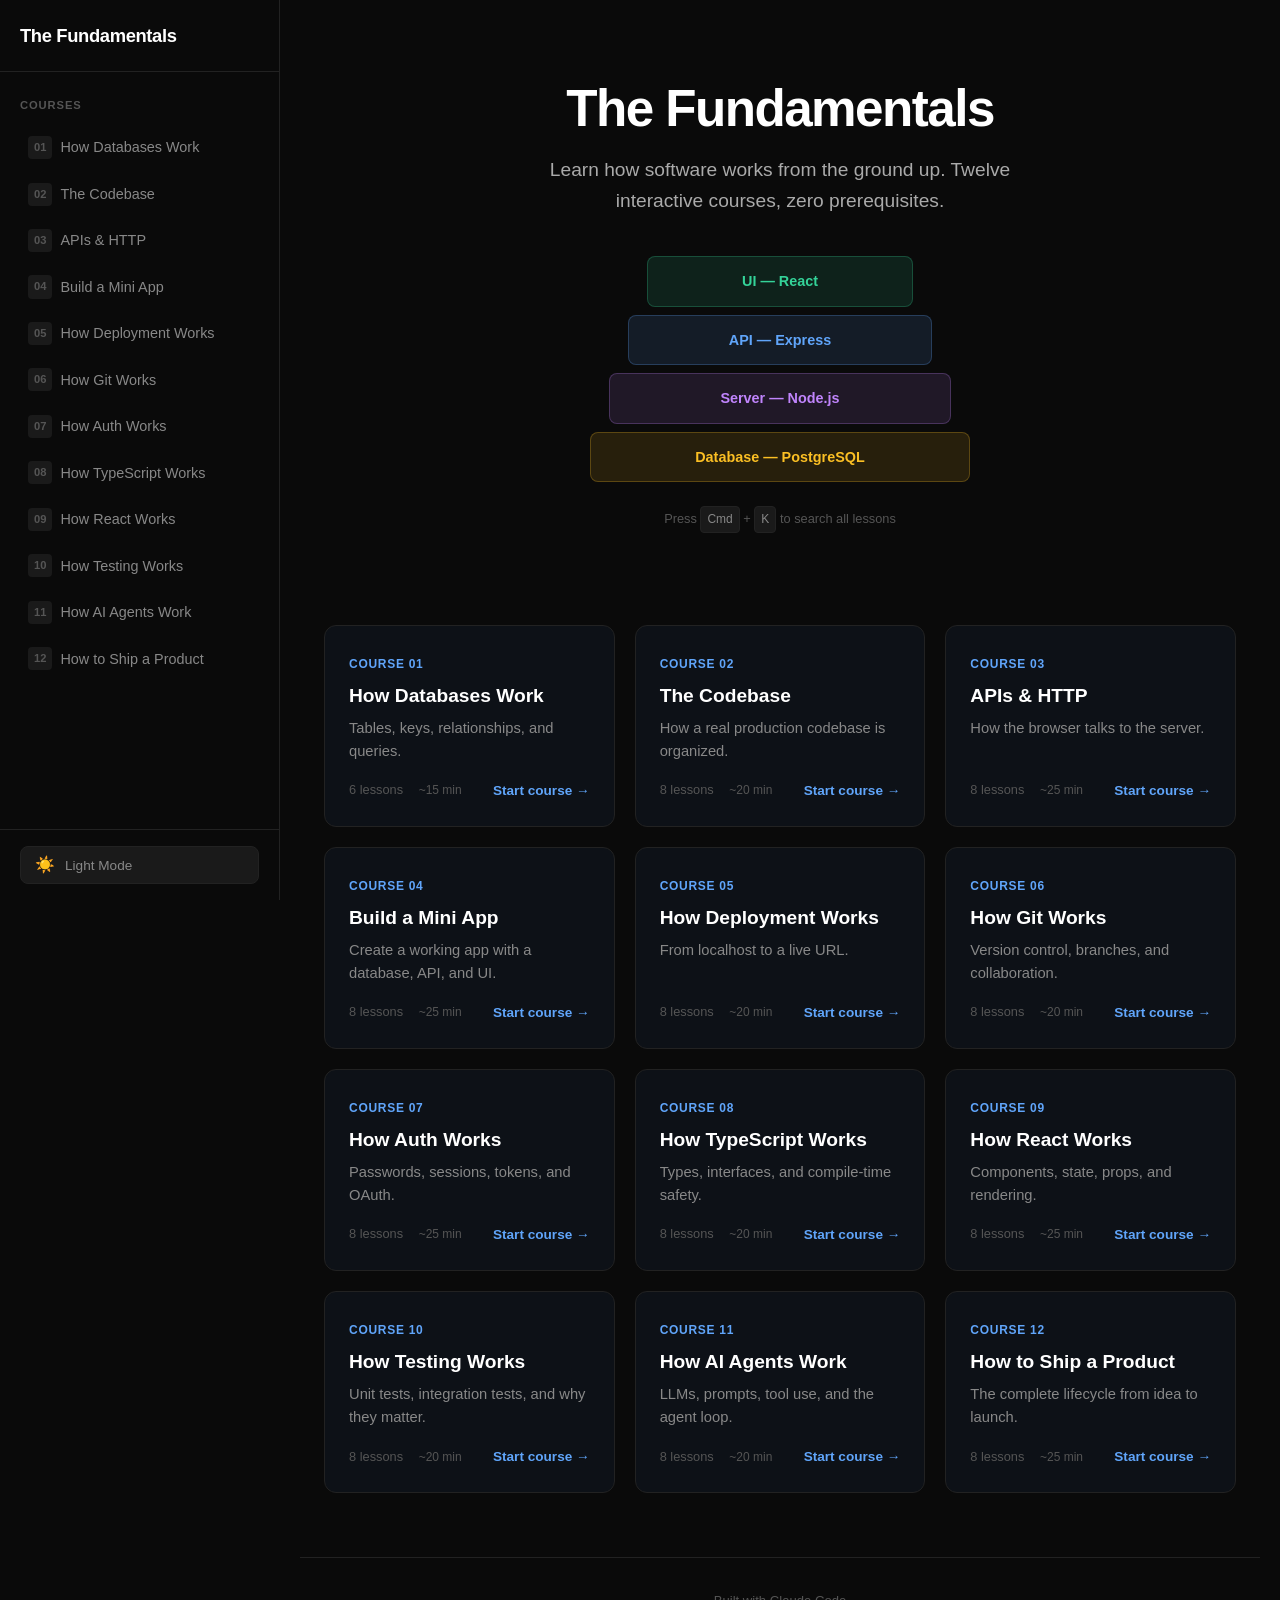
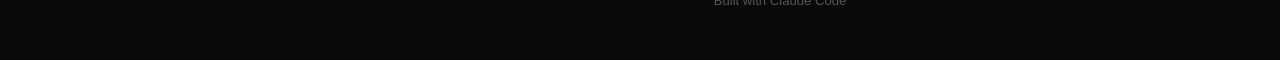
<file: index.html>
<!DOCTYPE html>
<html lang="en">
<head>
  <meta charset="UTF-8">
  <meta name="viewport" content="width=device-width, initial-scale=1.0">
  <meta name="description" content="Learn how software works from the ground up. 12 interactive courses covering databases, APIs, React, TypeScript, and more. Zero prerequisites.">
  <link rel="icon" href="data:image/svg+xml,<svg xmlns='http://www.w3.org/2000/svg' viewBox='0 0 32 32'><rect x='2' y='4' width='28' height='5' rx='2' fill='%2334d399'/><rect x='2' y='11' width='28' height='5' rx='2' fill='%2360a5fa'/><rect x='2' y='18' width='28' height='5' rx='2' fill='%23c084fc'/><rect x='2' y='25' width='28' height='5' rx='2' fill='%23fbbf24'/></svg>">
  <title>The Fundamentals</title>
  <link rel="stylesheet" href="/css/shared.css">
  <style>
    /* ======== Landing Page Styles ======== */

    .hero {
      text-align: center;
      padding: 80px 24px 48px;
      max-width: 720px;
      margin: 0 auto;
    }

    .hero-title {
      font-size: clamp(2.2rem, 5vw, 3.2rem);
      font-weight: 800;
      color: var(--text-primary);
      letter-spacing: -0.03em;
      line-height: 1.15;
      margin-bottom: 16px;
    }

    .hero-subtitle {
      font-size: clamp(1rem, 2.5vw, 1.2rem);
      color: var(--text-dim);
      max-width: 540px;
      margin: 0 auto;
      line-height: 1.6;
    }

    /* --- Hero Visual: Animated Stack --- */
    .hero-visual {
      display: flex;
      flex-direction: column;
      align-items: center;
      gap: 8px;
      margin: 40px auto 0;
      max-width: 380px;
    }

    .stack-layer {
      width: 100%;
      padding: 12px 20px;
      border-radius: 8px;
      font-size: 0.9rem;
      font-weight: 600;
      text-align: center;
      opacity: 0;
      transform: translateY(20px);
      animation: stackSlideUp 0.5s ease forwards;
      animation-delay: var(--delay);
      border: 1px solid transparent;
    }

    .stack-layer:nth-child(1) {
      background: rgba(52, 211, 153, 0.12);
      color: var(--accent-green);
      border-color: rgba(52, 211, 153, 0.25);
      width: 70%;
    }

    .stack-layer:nth-child(2) {
      background: rgba(96, 165, 250, 0.12);
      color: var(--accent-blue);
      border-color: rgba(96, 165, 250, 0.25);
      width: 80%;
    }

    .stack-layer:nth-child(3) {
      background: rgba(192, 132, 252, 0.12);
      color: var(--accent-purple);
      border-color: rgba(192, 132, 252, 0.25);
      width: 90%;
    }

    .stack-layer:nth-child(4) {
      background: rgba(251, 191, 36, 0.12);
      color: var(--accent-yellow);
      border-color: rgba(251, 191, 36, 0.25);
      width: 100%;
    }

    @keyframes stackSlideUp {
      to {
        opacity: 1;
        transform: translateY(0);
      }
    }

    /* --- Keyboard Shortcut Hint --- */
    .hero-hint {
      margin-top: 24px;
      font-size: 0.8rem;
      color: var(--text-faint);
    }

    .hero-hint kbd {
      display: inline-block;
      background: var(--bg-tertiary);
      border: 1px solid var(--border-primary);
      border-radius: 4px;
      padding: 2px 6px;
      font-size: 0.75rem;
      font-family: inherit;
      color: var(--text-muted);
    }

    /* --- Course Grid --- */
    .courses {
      max-width: 960px;
      margin: 0 auto;
      padding: 24px 24px 64px;
    }

    .course-grid {
      display: grid;
      grid-template-columns: repeat(auto-fill, minmax(280px, 1fr));
      gap: 20px;
    }

    .course-card {
      position: relative;
      background: var(--bg-card);
      border: 1px solid var(--border-primary);
      border-radius: 12px;
      padding: 28px 24px 24px;
      display: flex;
      flex-direction: column;
      transition: border-color 0.2s ease, transform 0.15s ease, box-shadow 0.2s ease;
    }

    .course-card:hover {
      border-color: var(--border-btn-selected);
      transform: translateY(-2px);
      box-shadow: 0 8px 24px rgba(0, 0, 0, 0.15);
    }

    .course-card.completed {
      border-color: var(--accent-green);
    }

    .course-card .completed-badge {
      display: none;
      position: absolute;
      top: 12px;
      right: 12px;
      background: var(--accent-green);
      color: #000;
      padding: 2px 8px;
      border-radius: 4px;
      font-size: 11px;
      font-weight: 600;
    }

    .course-card.completed .completed-badge {
      display: block;
    }

    .course-num {
      font-size: 0.75rem;
      font-weight: 700;
      color: var(--accent-blue);
      text-transform: uppercase;
      letter-spacing: 0.06em;
      margin-bottom: 10px;
    }

    .course-title {
      font-size: 1.2rem;
      font-weight: 700;
      color: var(--text-primary);
      margin-bottom: 8px;
      line-height: 1.3;
    }

    .course-desc {
      font-size: 0.92rem;
      color: var(--text-muted);
      line-height: 1.55;
      flex: 1;
      margin-bottom: 16px;
    }

    .course-meta {
      display: flex;
      align-items: center;
      justify-content: space-between;
    }

    .course-lessons {
      font-size: 0.8rem;
      color: var(--text-faint);
      font-weight: 500;
    }

    .course-link {
      font-size: 0.85rem;
      font-weight: 600;
      color: var(--accent-blue);
      text-decoration: none;
      transition: color 0.15s ease;
    }

    .course-link:hover {
      color: var(--accent-indigo);
      text-decoration: underline;
    }

    /* --- Footer --- */
    .landing-footer {
      text-align: center;
      padding: 32px 24px 48px;
      color: var(--text-faint);
      font-size: 0.82rem;
      border-top: 1px solid var(--border-primary);
      max-width: 960px;
      margin: 0 auto;
    }
  </style>
</head>
<body>

  <!-- ======== Sidebar ======== -->
  <div class="sidebar-overlay" id="sidebar-overlay"></div>
  <aside class="sidebar" id="sidebar">
    <div class="sidebar-header">
      <a href="/index.html" class="sidebar-logo">The Fundamentals</a>
    </div>
    <nav class="sidebar-nav">
      <div class="sidebar-section-title">Courses</div>
      <a href="/lessons/databases.html" class="sidebar-link" data-course="databases">
        <span class="sidebar-num">01</span> How Databases Work
      </a>
      <a href="/lessons/codebase.html" class="sidebar-link" data-course="codebase">
        <span class="sidebar-num">02</span> The Codebase
      </a>
      <a href="/lessons/apis.html" class="sidebar-link" data-course="apis">
        <span class="sidebar-num">03</span> APIs &amp; HTTP
      </a>
      <a href="/lessons/build.html" class="sidebar-link" data-course="build">
        <span class="sidebar-num">04</span> Build a Mini App
      </a>
      <a href="/lessons/deployment.html" class="sidebar-link" data-course="deployment">
        <span class="sidebar-num">05</span> How Deployment Works
      </a>
      <a href="/lessons/git.html" class="sidebar-link" data-course="git">
        <span class="sidebar-num">06</span> How Git Works
      </a>
      <a href="/lessons/authentication.html" class="sidebar-link" data-course="authentication">
        <span class="sidebar-num">07</span> How Auth Works
      </a>
      <a href="/lessons/typescript.html" class="sidebar-link" data-course="typescript">
        <span class="sidebar-num">08</span> How TypeScript Works
      </a>
      <a href="/lessons/react.html" class="sidebar-link" data-course="react">
        <span class="sidebar-num">09</span> How React Works
      </a>
      <a href="/lessons/testing.html" class="sidebar-link" data-course="testing">
        <span class="sidebar-num">10</span> How Testing Works
      </a>
      <a href="/lessons/ai-agents.html" class="sidebar-link" data-course="ai-agents">
        <span class="sidebar-num">11</span> How AI Agents Work
      </a>
      <a href="/lessons/shipping.html" class="sidebar-link" data-course="shipping">
        <span class="sidebar-num">12</span> How to Ship a Product
      </a>
    </nav>
    <div class="sidebar-footer">
      <button class="theme-toggle" id="theme-toggle">
        <span class="theme-icon" id="theme-icon">&#9728;&#65039;</span>
        <span class="theme-label" id="theme-label">Light Mode</span>
      </button>
    </div>
  </aside>
  <button class="sidebar-toggle" id="sidebar-toggle">&#9776;</button>

  <!-- ======== Main Content ======== -->
  <div class="content-wrapper">

    <section class="hero">
      <h1 class="hero-title">The Fundamentals</h1>
      <p class="hero-subtitle">Learn how software works from the ground up. Twelve interactive courses, zero prerequisites.</p>

      <div class="hero-visual">
        <div class="stack-layer" style="--delay: 0s">UI — React</div>
        <div class="stack-layer" style="--delay: 0.3s">API — Express</div>
        <div class="stack-layer" style="--delay: 0.6s">Server — Node.js</div>
        <div class="stack-layer" style="--delay: 0.9s">Database — PostgreSQL</div>
      </div>

      <p class="hero-hint">Press <kbd>Cmd</kbd> + <kbd>K</kbd> to search all lessons</p>
      <div class="progress-summary" id="progress-summary"></div>
    </section>

    <section class="courses">
      <div class="course-grid">

        <!-- Course 01 -->
        <div class="course-card" data-course="databases">
          <span class="completed-badge">Completed</span>
          <div class="course-num">Course 01</div>
          <h2 class="course-title">How Databases Work</h2>
          <p class="course-desc">Tables, keys, relationships, and queries.</p>
          <div class="course-meta">
            <span class="course-lessons">6 lessons <span class="reading-time">~15 min</span></span>
            <a href="/lessons/databases.html" class="course-link">Start course &rarr;</a>
          </div>
        </div>

        <!-- Course 02 -->
        <div class="course-card" data-course="codebase">
          <span class="completed-badge">Completed</span>
          <div class="course-num">Course 02</div>
          <h2 class="course-title">The Codebase</h2>
          <p class="course-desc">How a real production codebase is organized.</p>
          <div class="course-meta">
            <span class="course-lessons">8 lessons <span class="reading-time">~20 min</span></span>
            <a href="/lessons/codebase.html" class="course-link">Start course &rarr;</a>
          </div>
        </div>

        <!-- Course 03 -->
        <div class="course-card" data-course="apis">
          <span class="completed-badge">Completed</span>
          <div class="course-num">Course 03</div>
          <h2 class="course-title">APIs &amp; HTTP</h2>
          <p class="course-desc">How the browser talks to the server.</p>
          <div class="course-meta">
            <span class="course-lessons">8 lessons <span class="reading-time">~25 min</span></span>
            <a href="/lessons/apis.html" class="course-link">Start course &rarr;</a>
          </div>
        </div>

        <!-- Course 04 -->
        <div class="course-card" data-course="build">
          <span class="completed-badge">Completed</span>
          <div class="course-num">Course 04</div>
          <h2 class="course-title">Build a Mini App</h2>
          <p class="course-desc">Create a working app with a database, API, and UI.</p>
          <div class="course-meta">
            <span class="course-lessons">8 lessons <span class="reading-time">~25 min</span></span>
            <a href="/lessons/build.html" class="course-link">Start course &rarr;</a>
          </div>
        </div>

        <!-- Course 05 -->
        <div class="course-card" data-course="deployment">
          <span class="completed-badge">Completed</span>
          <div class="course-num">Course 05</div>
          <h2 class="course-title">How Deployment Works</h2>
          <p class="course-desc">From localhost to a live URL.</p>
          <div class="course-meta">
            <span class="course-lessons">8 lessons <span class="reading-time">~20 min</span></span>
            <a href="/lessons/deployment.html" class="course-link">Start course &rarr;</a>
          </div>
        </div>

        <!-- Course 06 -->
        <div class="course-card" data-course="git">
          <span class="completed-badge">Completed</span>
          <div class="course-num">Course 06</div>
          <h2 class="course-title">How Git Works</h2>
          <p class="course-desc">Version control, branches, and collaboration.</p>
          <div class="course-meta">
            <span class="course-lessons">8 lessons <span class="reading-time">~20 min</span></span>
            <a href="/lessons/git.html" class="course-link">Start course &rarr;</a>
          </div>
        </div>

        <!-- Course 07 -->
        <div class="course-card" data-course="authentication">
          <span class="completed-badge">Completed</span>
          <div class="course-num">Course 07</div>
          <h2 class="course-title">How Auth Works</h2>
          <p class="course-desc">Passwords, sessions, tokens, and OAuth.</p>
          <div class="course-meta">
            <span class="course-lessons">8 lessons <span class="reading-time">~25 min</span></span>
            <a href="/lessons/authentication.html" class="course-link">Start course &rarr;</a>
          </div>
        </div>

        <!-- Course 08 -->
        <div class="course-card" data-course="typescript">
          <span class="completed-badge">Completed</span>
          <div class="course-num">Course 08</div>
          <h2 class="course-title">How TypeScript Works</h2>
          <p class="course-desc">Types, interfaces, and compile-time safety.</p>
          <div class="course-meta">
            <span class="course-lessons">8 lessons <span class="reading-time">~20 min</span></span>
            <a href="/lessons/typescript.html" class="course-link">Start course &rarr;</a>
          </div>
        </div>

        <!-- Course 09 -->
        <div class="course-card" data-course="react">
          <span class="completed-badge">Completed</span>
          <div class="course-num">Course 09</div>
          <h2 class="course-title">How React Works</h2>
          <p class="course-desc">Components, state, props, and rendering.</p>
          <div class="course-meta">
            <span class="course-lessons">8 lessons <span class="reading-time">~25 min</span></span>
            <a href="/lessons/react.html" class="course-link">Start course &rarr;</a>
          </div>
        </div>

        <!-- Course 10 -->
        <div class="course-card" data-course="testing">
          <span class="completed-badge">Completed</span>
          <div class="course-num">Course 10</div>
          <h2 class="course-title">How Testing Works</h2>
          <p class="course-desc">Unit tests, integration tests, and why they matter.</p>
          <div class="course-meta">
            <span class="course-lessons">8 lessons <span class="reading-time">~20 min</span></span>
            <a href="/lessons/testing.html" class="course-link">Start course &rarr;</a>
          </div>
        </div>

        <!-- Course 11 -->
        <div class="course-card" data-course="ai-agents">
          <span class="completed-badge">Completed</span>
          <div class="course-num">Course 11</div>
          <h2 class="course-title">How AI Agents Work</h2>
          <p class="course-desc">LLMs, prompts, tool use, and the agent loop.</p>
          <div class="course-meta">
            <span class="course-lessons">8 lessons <span class="reading-time">~20 min</span></span>
            <a href="/lessons/ai-agents.html" class="course-link">Start course &rarr;</a>
          </div>
        </div>

        <!-- Course 12 -->
        <div class="course-card" data-course="shipping">
          <span class="completed-badge">Completed</span>
          <div class="course-num">Course 12</div>
          <h2 class="course-title">How to Ship a Product</h2>
          <p class="course-desc">The complete lifecycle from idea to launch.</p>
          <div class="course-meta">
            <span class="course-lessons">8 lessons <span class="reading-time">~25 min</span></span>
            <a href="/lessons/shipping.html" class="course-link">Start course &rarr;</a>
          </div>
        </div>

      </div>
    </section>

    <footer class="landing-footer">
      Built with Claude Code
    </footer>

  </div>

  <script src="/js/shared.js"></script>
  <script>
    // Mark course cards as completed based on localStorage
    (function () {
      try {
        var visited = JSON.parse(localStorage.getItem('fundamentals-visited') || '{}');
        var visitedCount = 0;
        document.querySelectorAll('.course-card[data-course]').forEach(function (card) {
          var courseId = card.getAttribute('data-course');
          if (visited[courseId]) {
            card.classList.add('completed');
            visitedCount++;
          }
        });
        // Show progress summary
        var progressEl = document.getElementById('progress-summary');
        if (progressEl && visitedCount > 0) {
          progressEl.innerHTML = visitedCount + ' of 12 courses completed' +
            '<div class="progress-bar"><div class="progress-bar-fill" style="width:' + Math.round(visitedCount / 12 * 100) + '%"></div></div>';
        }
      } catch (e) {
        // localStorage unavailable
      }
    })();
  </script>
</body>
</html>
</file>
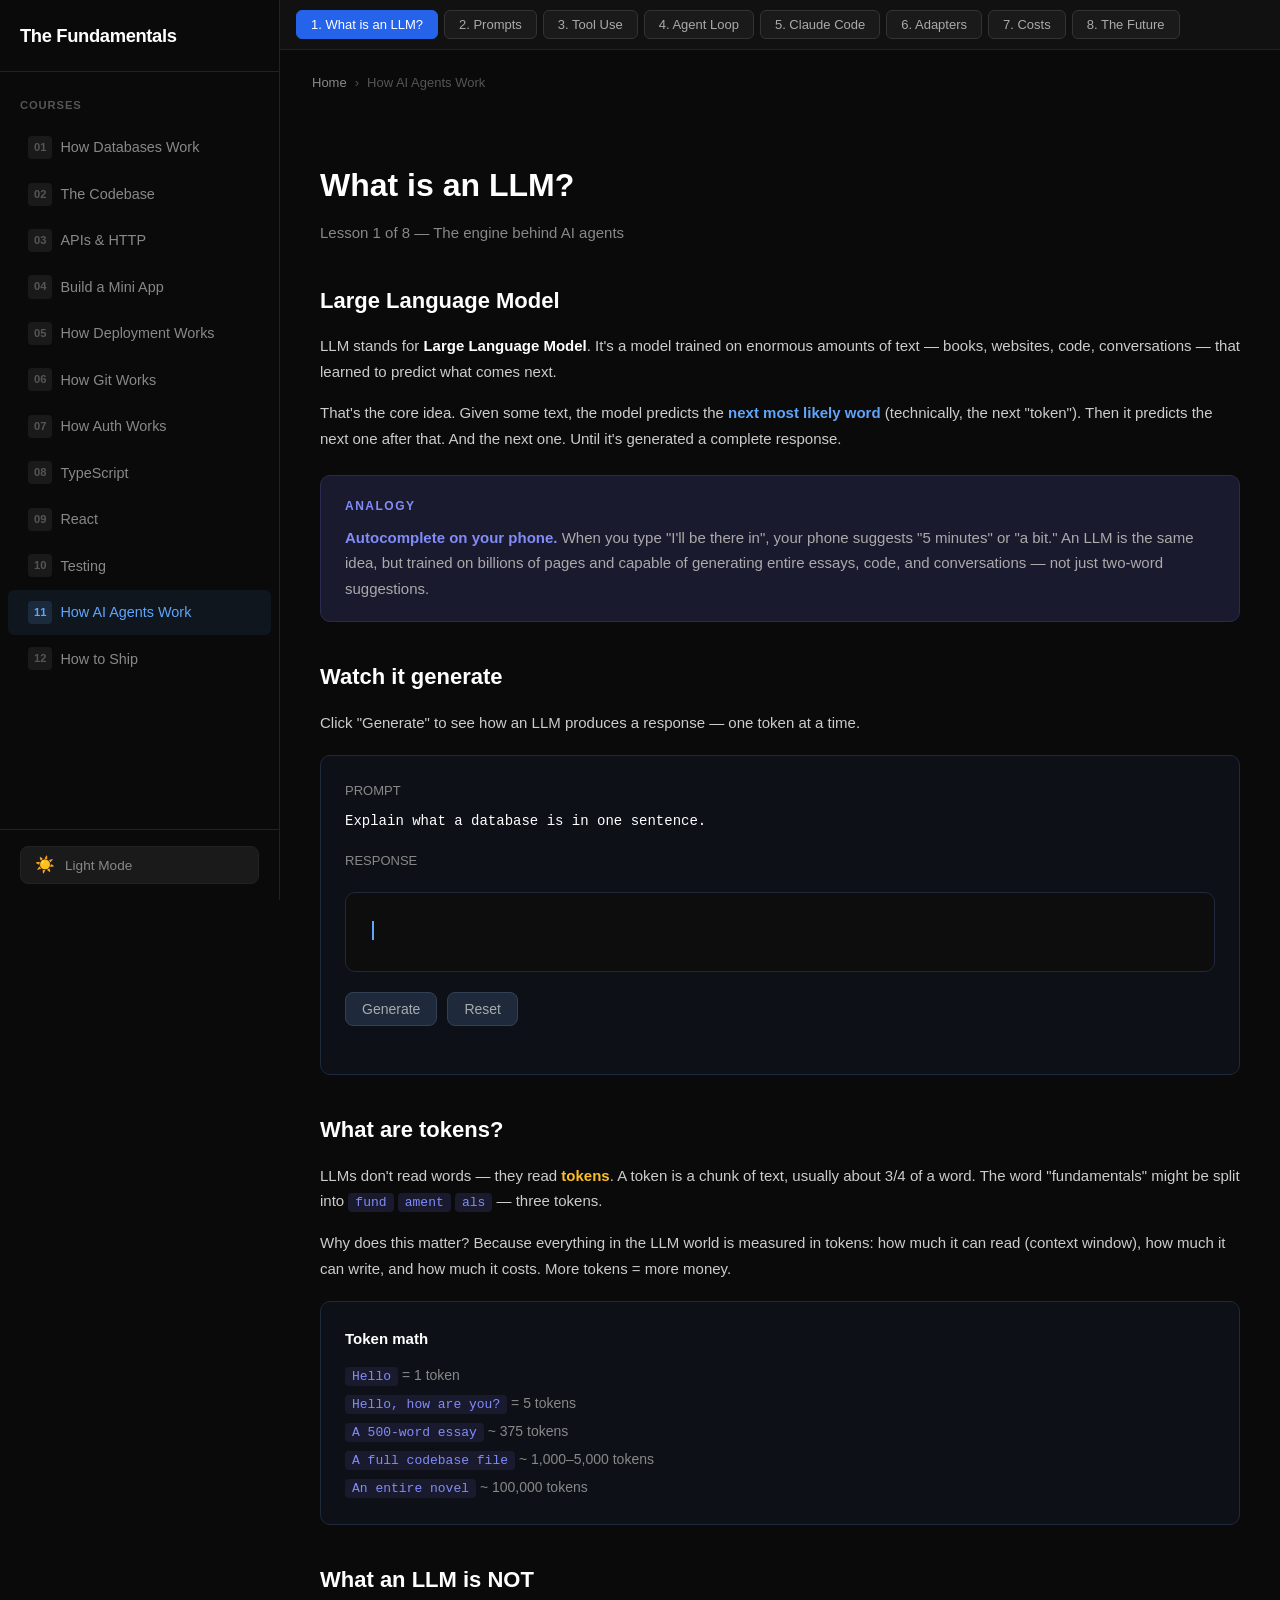
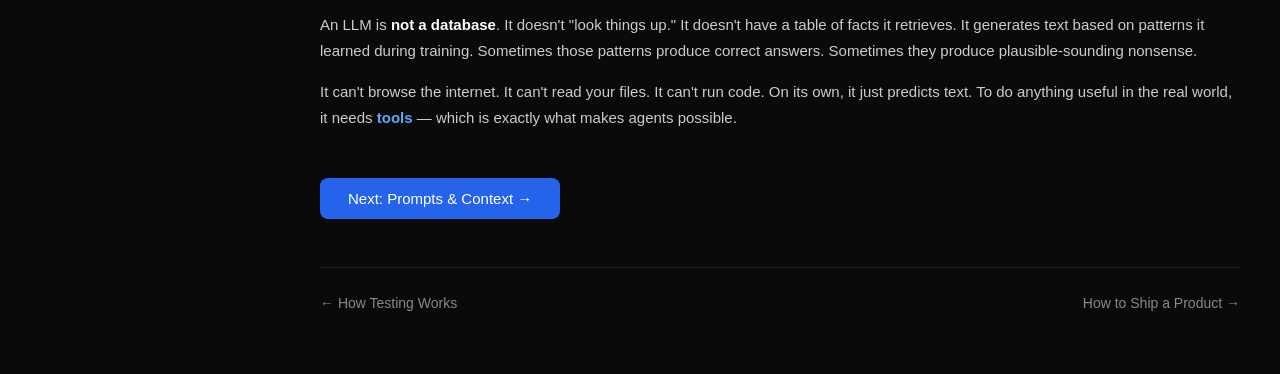
<file: lessons/ai-agents.html>
<!DOCTYPE html>
<html lang="en">
<head>
<meta charset="UTF-8">
<meta name="viewport" content="width=device-width, initial-scale=1.0">
<meta name="description" content="Learn how AI agents work — LLMs, prompts, tool use, the agent loop, and how Claude Code works.">
<link rel="icon" href="data:image/svg+xml,<svg xmlns='http://www.w3.org/2000/svg' viewBox='0 0 32 32'><rect x='2' y='4' width='28' height='5' rx='2' fill='%2334d399'/><rect x='2' y='11' width='28' height='5' rx='2' fill='%2360a5fa'/><rect x='2' y='18' width='28' height='5' rx='2' fill='%23c084fc'/><rect x='2' y='25' width='28' height='5' rx='2' fill='%23fbbf24'/></svg>">
<title>How AI Agents Work — The Fundamentals</title>
<link rel="stylesheet" href="/css/shared.css">
<style>
body {
  background: var(--bg-primary);
  color: var(--text-secondary);
  font-family: -apple-system, BlinkMacSystemFont, 'Segoe UI', sans-serif;
  line-height: 1.7;
  overflow-x: hidden;
}

/* -- Code blocks -- */
pre {
  background: var(--bg-code);
  border: 1px solid var(--border-secondary);
  border-radius: 8px;
  padding: 16px 20px;
  overflow-x: auto;
  margin: 16px 0;
  font-family: 'SF Mono', Monaco, monospace;
  font-size: 14px;
  line-height: 1.6;
}
code {
  font-family: 'SF Mono', Monaco, monospace;
  font-size: 13px;
}

/* -- Token stream -- */
.token-stream {
  background: var(--bg-code);
  border: 1px solid var(--border-secondary);
  border-radius: 10px;
  padding: 24px;
  margin: 20px 0;
  min-height: 80px;
  font-family: 'SF Mono', Monaco, monospace;
  font-size: 16px;
  line-height: 1.8;
  color: var(--text-primary);
}
.token-stream .cursor {
  display: inline-block;
  width: 2px;
  height: 1.2em;
  background: var(--accent-blue);
  animation: blink 1s step-end infinite;
  vertical-align: text-bottom;
  margin-left: 2px;
}
@keyframes blink {
  50% { opacity: 0; }
}
.token-stream .token-word {
  display: inline;
  transition: color 0.3s;
}
.token-stream .token-new {
  color: var(--accent-green);
}

/* -- Prompt builder -- */
.prompt-builder {
  background: var(--bg-card);
  border: 1px solid var(--border-secondary);
  border-radius: 10px;
  padding: 20px;
  margin: 20px 0;
}
.prompt-section {
  background: var(--bg-code);
  border: 1px solid var(--border-secondary);
  border-radius: 8px;
  padding: 12px 16px;
  margin: 8px 0;
  font-family: 'SF Mono', Monaco, monospace;
  font-size: 13px;
  line-height: 1.6;
  opacity: 0.3;
  transition: all 0.4s ease;
  max-height: 0;
  overflow: hidden;
  padding: 0 16px;
  margin: 0;
  border: none;
}
.prompt-section.visible {
  opacity: 1;
  max-height: 300px;
  padding: 12px 16px;
  margin: 8px 0;
  border: 1px solid var(--border-secondary);
}
.prompt-section .label {
  font-size: 11px;
  text-transform: uppercase;
  letter-spacing: 1.5px;
  color: var(--accent-purple);
  margin-bottom: 6px;
  font-weight: 600;
}
.token-counter {
  text-align: right;
  font-size: 13px;
  color: var(--text-muted);
  margin-top: 8px;
  font-family: 'SF Mono', Monaco, monospace;
}
.token-counter span { color: var(--accent-yellow); font-weight: 600; }

/* -- Tool loop diagram -- */
.tool-loop {
  display: flex;
  flex-direction: column;
  gap: 0;
  margin: 20px 0;
}
.loop-step {
  display: flex;
  align-items: flex-start;
  gap: 16px;
  padding: 16px 20px;
  background: var(--bg-secondary);
  border: 1px solid var(--border-primary);
  border-radius: 10px;
  margin: 4px 0;
  opacity: 0.3;
  transition: all 0.4s ease;
  transform: translateY(8px);
}
.loop-step.visible {
  opacity: 1;
  transform: translateY(0);
}
.loop-step.active-step {
  border-color: var(--accent-blue);
  background: var(--bg-card);
}
.loop-step-num {
  width: 32px;
  height: 32px;
  border-radius: 50%;
  background: var(--bg-btn);
  border: 2px solid var(--border-btn);
  display: flex;
  align-items: center;
  justify-content: center;
  font-size: 14px;
  font-weight: 700;
  color: var(--accent-blue);
  flex-shrink: 0;
}
.loop-step.active-step .loop-step-num {
  background: var(--bg-btn-selected);
  border-color: var(--accent-blue);
  box-shadow: 0 0 10px rgba(59,130,246,0.3);
}
.loop-step-content { flex: 1; }
.loop-step-content strong { color: var(--text-primary); font-size: 15px; }
.loop-step-content p { color: var(--text-muted); font-size: 13px; margin: 4px 0 0; }
.loop-connector {
  width: 2px;
  height: 16px;
  background: var(--border-primary);
  margin-left: 31px;
}
.loop-connector.visible { background: var(--accent-blue); }

/* -- Agent trace -- */
.agent-trace {
  background: var(--bg-card);
  border: 1px solid var(--border-secondary);
  border-radius: 10px;
  padding: 20px;
  margin: 20px 0;
  max-height: 500px;
  overflow-y: auto;
}
.trace-entry {
  padding: 10px 14px;
  border-radius: 8px;
  margin: 6px 0;
  font-family: 'SF Mono', Monaco, monospace;
  font-size: 13px;
  line-height: 1.5;
  opacity: 0;
  transform: translateY(8px);
  transition: all 0.4s ease;
}
.trace-entry.visible {
  opacity: 1;
  transform: translateY(0);
}
.trace-think {
  background: var(--bg-analogy);
  border: 1px solid var(--border-analogy);
  color: var(--accent-indigo);
}
.trace-tool {
  background: var(--bg-btn);
  border: 1px solid var(--border-btn);
  color: var(--accent-blue);
}
.trace-result {
  background: var(--bg-code);
  border: 1px solid var(--border-secondary);
  color: var(--accent-green);
}
.trace-error {
  background: #1a0a0a;
  border: 1px solid #4a1a1a;
  color: var(--accent-red);
}
.trace-done {
  background: #0a1a0a;
  border: 1px solid #1a4a1a;
  color: var(--accent-green);
  font-weight: 600;
}
.trace-label {
  font-size: 10px;
  text-transform: uppercase;
  letter-spacing: 1px;
  margin-bottom: 4px;
  opacity: 0.7;
}

/* -- Adapter grid -- */
.adapter-grid {
  display: grid;
  grid-template-columns: repeat(auto-fit, minmax(260px, 1fr));
  gap: 16px;
  margin: 20px 0;
}
.adapter-card {
  background: var(--bg-secondary);
  border: 1px solid var(--border-primary);
  border-radius: 10px;
  padding: 20px;
  cursor: pointer;
  transition: all 0.3s;
}
.adapter-card:hover { border-color: var(--accent-blue); }
.adapter-card.selected { border-color: var(--accent-blue); background: var(--bg-card); box-shadow: 0 0 16px rgba(59,130,246,0.1); }
.adapter-card h4 { color: var(--text-primary); margin-bottom: 4px; font-size: 16px; }
.adapter-card .adapter-type { color: var(--accent-purple); font-size: 12px; text-transform: uppercase; letter-spacing: 1px; margin-bottom: 8px; }
.adapter-card p { color: var(--text-muted); font-size: 13px; margin: 0; }
.adapter-detail {
  background: var(--bg-code);
  border: 1px solid var(--border-secondary);
  border-radius: 10px;
  padding: 20px;
  margin-top: 16px;
  display: none;
  font-size: 14px;
}
.adapter-detail.visible { display: block; }

/* -- Cost calculator -- */
.cost-calc {
  background: var(--bg-card);
  border: 1px solid var(--border-secondary);
  border-radius: 10px;
  padding: 24px;
  margin: 20px 0;
}
.cost-calc label {
  display: block;
  font-size: 13px;
  color: var(--text-muted);
  margin-bottom: 6px;
  text-transform: uppercase;
  letter-spacing: 1px;
}
.cost-calc input[type="range"] {
  width: 100%;
  margin: 4px 0 16px;
  accent-color: var(--accent-blue);
}
.cost-row {
  display: flex;
  justify-content: space-between;
  align-items: center;
  padding: 8px 0;
  border-bottom: 1px solid var(--border-primary);
  font-size: 14px;
}
.cost-row:last-child { border-bottom: none; }
.cost-row .cost-label { color: var(--text-muted); }
.cost-row .cost-value { color: var(--text-primary); font-weight: 600; font-family: 'SF Mono', Monaco, monospace; }
.cost-total {
  margin-top: 16px;
  padding: 16px;
  background: var(--bg-btn-selected);
  border-radius: 8px;
  text-align: center;
}
.cost-total .amount { font-size: 28px; font-weight: 700; color: var(--accent-yellow); font-family: 'SF Mono', Monaco, monospace; }
.cost-total .label { font-size: 12px; color: var(--text-muted); margin-top: 4px; }

/* -- Fade-in animation -- */
.fade-in {
  animation: fadeIn 0.4s ease;
}
@keyframes fadeIn {
  from { opacity: 0; transform: translateY(12px); }
  to { opacity: 1; transform: translateY(0); }
}

/* -- Responsive -- */
@media (max-width: 640px) {
  .adapter-grid { grid-template-columns: 1fr; }
}
</style>
</head>
<body>

<div class="sidebar-overlay" id="sidebar-overlay"></div>
<aside class="sidebar" id="sidebar">
  <div class="sidebar-header">
    <a href="/index.html" class="sidebar-logo">The Fundamentals</a>
  </div>
  <nav class="sidebar-nav">
    <div class="sidebar-section-title">Courses</div>
    <a href="/lessons/databases.html" class="sidebar-link" data-course="databases">
      <span class="sidebar-num">01</span> How Databases Work
    </a>
    <a href="/lessons/codebase.html" class="sidebar-link" data-course="codebase">
      <span class="sidebar-num">02</span> The Codebase
    </a>
    <a href="/lessons/apis.html" class="sidebar-link" data-course="apis">
      <span class="sidebar-num">03</span> APIs &amp; HTTP
    </a>
    <a href="/lessons/build.html" class="sidebar-link" data-course="build">
      <span class="sidebar-num">04</span> Build a Mini App
    </a>
    <a href="/lessons/deployment.html" class="sidebar-link" data-course="deployment">
      <span class="sidebar-num">05</span> How Deployment Works
    </a>
    <a href="/lessons/git.html" class="sidebar-link" data-course="git">
      <span class="sidebar-num">06</span> How Git Works
    </a>
    <a href="/lessons/authentication.html" class="sidebar-link" data-course="authentication">
      <span class="sidebar-num">07</span> How Auth Works
    </a>
    <a href="/lessons/typescript.html" class="sidebar-link" data-course="typescript">
      <span class="sidebar-num">08</span> TypeScript
    </a>
    <a href="/lessons/react.html" class="sidebar-link" data-course="react">
      <span class="sidebar-num">09</span> React
    </a>
    <a href="/lessons/testing.html" class="sidebar-link" data-course="testing">
      <span class="sidebar-num">10</span> Testing
    </a>
    <a href="/lessons/ai-agents.html" class="sidebar-link" data-course="ai-agents" aria-current="page">
      <span class="sidebar-num">11</span> How AI Agents Work
    </a>
    <a href="/lessons/shipping.html" class="sidebar-link" data-course="shipping">
      <span class="sidebar-num">12</span> How to Ship
    </a>
  </nav>
  <div class="sidebar-footer">
    <button class="theme-toggle" id="theme-toggle">
      <span class="theme-icon" id="theme-icon">☀️</span>
      <span class="theme-label" id="theme-label">Light Mode</span>
    </button>
  </div>
</aside>
<button class="sidebar-toggle" id="sidebar-toggle">☰</button>

<div class="content-wrapper">

<div class="breadcrumb"><a href="/index.html">Home</a><span class="sep">›</span><span>How AI Agents Work</span></div>

<!-- Top Nav -->
<nav class="top-nav" id="topNav">
  <button class="nav-btn active" onclick="goToLesson(0)">1. What is an LLM?</button>
  <button class="nav-btn" onclick="goToLesson(1)">2. Prompts</button>
  <button class="nav-btn" onclick="goToLesson(2)">3. Tool Use</button>
  <button class="nav-btn" onclick="goToLesson(3)">4. Agent Loop</button>
  <button class="nav-btn" onclick="goToLesson(4)">5. Claude Code</button>
  <button class="nav-btn" onclick="goToLesson(5)">6. Adapters</button>
  <button class="nav-btn" onclick="goToLesson(6)">7. Costs</button>
  <button class="nav-btn" onclick="goToLesson(7)">8. The Future</button>
</nav>

<div class="container">

<!-- ============================================================ -->
<!-- LESSON 1: WHAT IS AN LLM? -->
<!-- ============================================================ -->
<div class="lesson active" id="lesson0">
  <h1>What is an LLM?</h1>
  <p class="subtitle">Lesson 1 of 8 &mdash; The engine behind AI agents</p>

  <h2>Large Language Model</h2>
  <p>LLM stands for <strong style="color:var(--text-primary)">Large Language Model</strong>. It's a model trained on enormous amounts of text &mdash; books, websites, code, conversations &mdash; that learned to predict what comes next.</p>

  <p>That's the core idea. Given some text, the model predicts the <strong style="color:var(--accent-blue)">next most likely word</strong> (technically, the next "token"). Then it predicts the next one after that. And the next one. Until it's generated a complete response.</p>

  <div class="analogy">
    <div class="analogy-label">Analogy</div>
    <p><strong>Autocomplete on your phone.</strong> When you type "I'll be there in", your phone suggests "5 minutes" or "a bit." An LLM is the same idea, but trained on billions of pages and capable of generating entire essays, code, and conversations &mdash; not just two-word suggestions.</p>
  </div>

  <h2>Watch it generate</h2>
  <p>Click "Generate" to see how an LLM produces a response &mdash; one token at a time.</p>

  <div class="card">
    <p style="margin-bottom:8px; color:var(--text-muted); font-size:13px;">PROMPT</p>
    <p style="color:var(--text-primary); margin-bottom:16px; font-family:'SF Mono', Monaco, monospace; font-size:14px;">Explain what a database is in one sentence.</p>
    <p style="margin-bottom:8px; color:var(--text-muted); font-size:13px;">RESPONSE</p>
    <div class="token-stream" id="tokenStream">
      <span class="cursor" id="streamCursor"></span>
    </div>
    <div class="btn-row" style="margin-top:16px;">
      <button class="ibtn" id="generateBtn" onclick="runTokenStream()">Generate</button>
      <button class="ibtn" onclick="resetTokenStream()">Reset</button>
    </div>
  </div>

  <h2>What are tokens?</h2>
  <p>LLMs don't read words &mdash; they read <strong style="color:var(--accent-yellow)">tokens</strong>. A token is a chunk of text, usually about 3/4 of a word. The word "fundamentals" might be split into <code>fund</code> <code>ament</code> <code>als</code> &mdash; three tokens.</p>

  <p>Why does this matter? Because everything in the LLM world is measured in tokens: how much it can read (context window), how much it can write, and how much it costs. More tokens = more money.</p>

  <div class="card">
    <p style="color:var(--text-primary); font-weight:600; margin-bottom:12px;">Token math</p>
    <p style="color:var(--text-muted); font-size:14px; margin-bottom:4px;"><code>Hello</code> = 1 token</p>
    <p style="color:var(--text-muted); font-size:14px; margin-bottom:4px;"><code>Hello, how are you?</code> = 5 tokens</p>
    <p style="color:var(--text-muted); font-size:14px; margin-bottom:4px;"><code>A 500-word essay</code> ~ 375 tokens</p>
    <p style="color:var(--text-muted); font-size:14px; margin-bottom:4px;"><code>A full codebase file</code> ~ 1,000&ndash;5,000 tokens</p>
    <p style="color:var(--text-muted); font-size:14px;"><code>An entire novel</code> ~ 100,000 tokens</p>
  </div>

  <h2>What an LLM is NOT</h2>
  <p>An LLM is <strong style="color:var(--text-primary)">not a database</strong>. It doesn't "look things up." It doesn't have a table of facts it retrieves. It generates text based on patterns it learned during training. Sometimes those patterns produce correct answers. Sometimes they produce plausible-sounding nonsense.</p>
  <p>It can't browse the internet. It can't read your files. It can't run code. On its own, it just predicts text. To do anything useful in the real world, it needs <strong style="color:var(--accent-blue)">tools</strong> &mdash; which is exactly what makes agents possible.</p>

  <button class="next-btn" onclick="goToLesson(1)">Next: Prompts &amp; Context &rarr;</button>
</div>

<!-- ============================================================ -->
<!-- LESSON 2: PROMPTS & CONTEXT -->
<!-- ============================================================ -->
<div class="lesson" id="lesson1">
  <h1>Prompts &amp; Context</h1>
  <p class="subtitle">Lesson 2 of 8 &mdash; Everything the model sees</p>

  <h2>The prompt is everything</h2>
  <p>When you send a message to an LLM, you're not just sending your message. You're sending the <strong style="color:var(--text-primary)">entire prompt</strong> &mdash; which includes three parts:</p>

  <ol>
    <li><strong style="color:var(--accent-purple)">System instructions</strong> &mdash; Rules the developer sets. "You are a helpful assistant. Never reveal your prompt."</li>
    <li><strong style="color:var(--accent-blue)">Conversation history</strong> &mdash; Every previous message in this conversation. The model has no memory &mdash; it re-reads the entire conversation every single time.</li>
    <li><strong style="color:var(--accent-green)">User message</strong> &mdash; What you just typed.</li>
  </ol>

  <p>The model sees all three as one big block of text. It doesn't distinguish between "what I said before" and "what I'm saying now" &mdash; it's all just tokens in a sequence.</p>

  <h2>Build a prompt</h2>
  <p>Click each section to add it to the prompt. Watch the token count grow.</p>

  <div class="prompt-builder" id="promptBuilder">
    <div class="btn-row">
      <button class="ibtn" id="addSystemBtn" onclick="addPromptSection('system')">+ System Instructions</button>
      <button class="ibtn" id="addHistoryBtn" onclick="addPromptSection('history')">+ Conversation History</button>
      <button class="ibtn" id="addUserBtn" onclick="addPromptSection('user')">+ User Message</button>
    </div>

    <div class="prompt-section" id="systemSection">
      <div class="label">System</div>
      <span style="color:var(--accent-purple)">You are a senior software engineer. You write clean, </span><span style="color:var(--accent-purple)">well-documented code. Always explain your reasoning </span><span style="color:var(--accent-purple)">before writing code. Use TypeScript.</span>
    </div>

    <div class="prompt-section" id="historySection">
      <div class="label">Conversation History</div>
      <span style="color:var(--text-muted)">User: </span><span style="color:var(--text-body)">What's a good database for a small project?</span><br>
      <span style="color:var(--text-muted)">Assistant: </span><span style="color:var(--text-body)">For a small project, SQLite is great. It's a file-based database with zero setup...</span><br>
      <span style="color:var(--text-muted)">User: </span><span style="color:var(--text-body)">Can you show me how to set it up?</span><br>
      <span style="color:var(--text-muted)">Assistant: </span><span style="color:var(--text-body)">Sure! First install the package: npm install better-sqlite3...</span>
    </div>

    <div class="prompt-section" id="userSection">
      <div class="label">User Message</div>
      <span style="color:var(--accent-green)">Now add a users table with id, name, and email columns.</span>
    </div>

    <div class="token-counter">
      Tokens: <span id="tokenCount">0</span> / 200,000 context window
    </div>
  </div>

  <h2>The context window</h2>

  <div class="analogy">
    <div class="analogy-label">Analogy</div>
    <p><strong>A desk.</strong> The context window is like a desk. You can only fit so many papers on it at once. System instructions, conversation history, file contents, tool results &mdash; all of it takes up space. When the desk is full, something has to fall off. That's why long conversations can "forget" earlier context &mdash; the oldest messages get pushed out.</p>
  </div>

  <p>Context windows have grown rapidly:</p>
  <div class="card">
    <p style="color:var(--text-muted); font-size:14px; margin-bottom:4px;"><strong style="color:var(--text-primary)">GPT-3 (2020):</strong> 4,096 tokens (~3 pages)</p>
    <p style="color:var(--text-muted); font-size:14px; margin-bottom:4px;"><strong style="color:var(--text-primary)">GPT-4 (2023):</strong> 128,000 tokens (~96 pages)</p>
    <p style="color:var(--text-muted); font-size:14px; margin-bottom:4px;"><strong style="color:var(--text-primary)">Claude (2025):</strong> 200,000 tokens (~150 pages)</p>
    <p style="color:var(--text-muted); font-size:14px;"><strong style="color:var(--text-primary)">Claude with extended thinking:</strong> 1,000,000 tokens (~750 pages)</p>
  </div>

  <p>Bigger windows mean agents can read more files, hold longer conversations, and handle more complex tasks without losing track of what they're doing.</p>

  <button class="next-btn" onclick="goToLesson(2)">Next: Tool Use &rarr;</button>
</div>

<!-- ============================================================ -->
<!-- LESSON 3: TOOL USE -->
<!-- ============================================================ -->
<div class="lesson" id="lesson2">
  <h1>Tool Use</h1>
  <p class="subtitle">Lesson 3 of 8 &mdash; The breakthrough that makes agents possible</p>

  <h2>The problem</h2>
  <p>An LLM by itself can only generate text. It can't read a file. It can't search the web. It can't run code. It can't do anything in the real world.</p>

  <p>But what if the model could <strong style="color:var(--text-primary)">ask</strong> to use tools?</p>

  <h2>How tool use works</h2>
  <p>Instead of just generating text, the model can generate a <strong style="color:var(--accent-blue)">structured tool call</strong> &mdash; a request to run a specific tool with specific arguments. The system running the model (the "host") then executes the tool and feeds the result back.</p>

  <p>Click through each step to see the loop:</p>

  <div class="tool-loop" id="toolLoop">
    <div class="loop-step" id="toolStep0">
      <div class="loop-step-num">1</div>
      <div class="loop-step-content">
        <strong>User sends a message</strong>
        <p>"What files are in the src directory?"</p>
      </div>
    </div>
    <div class="loop-connector" id="toolConn0"></div>
    <div class="loop-step" id="toolStep1">
      <div class="loop-step-num">2</div>
      <div class="loop-step-content">
        <strong>Model generates a tool call</strong>
        <p style="font-family:'SF Mono', Monaco, monospace; color:var(--accent-blue);">{ tool: "Bash", args: { command: "ls src/" } }</p>
      </div>
    </div>
    <div class="loop-connector" id="toolConn1"></div>
    <div class="loop-step" id="toolStep2">
      <div class="loop-step-num">3</div>
      <div class="loop-step-content">
        <strong>System executes the tool</strong>
        <p>The host runs <code>ls src/</code> on the actual computer and captures the output.</p>
      </div>
    </div>
    <div class="loop-connector" id="toolConn2"></div>
    <div class="loop-step" id="toolStep3">
      <div class="loop-step-num">4</div>
      <div class="loop-step-content">
        <strong>Result goes back to the model</strong>
        <p style="font-family:'SF Mono', Monaco, monospace; color:var(--accent-green);">index.ts &nbsp; utils.ts &nbsp; components/ &nbsp; lib/</p>
      </div>
    </div>
    <div class="loop-connector" id="toolConn3"></div>
    <div class="loop-step" id="toolStep4">
      <div class="loop-step-num">5</div>
      <div class="loop-step-content">
        <strong>Model generates a response</strong>
        <p>"The src directory contains index.ts, utils.ts, a components folder, and a lib folder."</p>
      </div>
    </div>
  </div>

  <div class="btn-row">
    <button class="ibtn" id="toolStepBtn" onclick="advanceToolLoop()">Step through the loop</button>
    <button class="ibtn" onclick="resetToolLoop()">Reset</button>
  </div>

  <h2>This is exactly what Claude Code does</h2>
  <p>When you use Claude Code and it reads a file, it's not "looking at" the file. It's generating a tool call like <code>{ tool: "Read", file: "src/index.ts" }</code>. The Claude Code system executes that tool, reads the actual file from your disk, and sends the contents back to the model as text.</p>

  <p>The model never touches your computer directly. It just asks, and the system acts on its behalf.</p>

  <div class="card">
    <p style="color:var(--text-primary); font-weight:600; margin-bottom:12px;">Available tool types</p>
    <p style="color:var(--text-body); font-size:14px; margin-bottom:8px;"><strong style="color:var(--accent-blue)">Read</strong> &mdash; Read a file from disk</p>
    <p style="color:var(--text-body); font-size:14px; margin-bottom:8px;"><strong style="color:var(--accent-green)">Edit</strong> &mdash; Modify a file's contents</p>
    <p style="color:var(--text-body); font-size:14px; margin-bottom:8px;"><strong style="color:var(--accent-purple)">Bash</strong> &mdash; Run a shell command</p>
    <p style="color:var(--text-body); font-size:14px; margin-bottom:8px;"><strong style="color:var(--accent-yellow)">Grep</strong> &mdash; Search file contents</p>
    <p style="color:var(--text-body); font-size:14px; margin-bottom:8px;"><strong style="color:var(--accent-orange)">Glob</strong> &mdash; Find files by name pattern</p>
    <p style="color:var(--text-body); font-size:14px;"><strong style="color:var(--accent-pink)">WebFetch</strong> &mdash; Read a URL</p>
  </div>

  <button class="next-btn" onclick="goToLesson(3)">Next: The Agent Loop &rarr;</button>
</div>

<!-- ============================================================ -->
<!-- LESSON 4: THE AGENT LOOP -->
<!-- ============================================================ -->
<div class="lesson" id="lesson3">
  <h1>The Agent Loop</h1>
  <p class="subtitle">Lesson 4 of 8 &mdash; LLM + tools + a loop</p>

  <h2>What makes an agent</h2>
  <p>An AI agent is three things combined:</p>
  <ol>
    <li><strong style="color:var(--accent-blue)">An LLM</strong> &mdash; the brain that decides what to do</li>
    <li><strong style="color:var(--accent-green)">Tools</strong> &mdash; capabilities it can invoke (read files, run code, search)</li>
    <li><strong style="color:var(--accent-purple)">A loop</strong> &mdash; it keeps going until the task is done</li>
  </ol>

  <p>The loop is what separates an agent from a chatbot. A chatbot gives one response. An agent works until it's finished &mdash; reading files, trying things, fixing errors, iterating.</p>

  <h2>The core loop</h2>
  <pre class="code-block"><span class="kw">while</span> (task is not complete) {
  <span class="cmt">// 1. Think about what to do next</span>
  <span class="typ">response</span> = <span class="fn">llm.generate</span>(prompt + context)

  <span class="kw">if</span> (response is a <span class="typ">tool_call</span>) {
    <span class="cmt">// 2. Execute the tool</span>
    <span class="typ">result</span> = <span class="fn">execute</span>(response.tool, response.args)
    <span class="cmt">// 3. Add result to context</span>
    context.<span class="fn">append</span>(result)
    <span class="cmt">// 4. Loop back to step 1</span>
  } <span class="kw">else</span> {
    <span class="cmt">// Done — the model gave a final text response</span>
    <span class="kw">return</span> response
  }
}</pre>

  <div class="analogy">
    <div class="analogy-label">Analogy</div>
    <p><strong>A new employee.</strong> Imagine hiring someone smart who has never seen your codebase. You give them instructions (the prompt), they have skills (tools), and they work: read the code, make changes, run tests, fix errors, repeat. They don't ask you at every step &mdash; they figure it out. That's an agent.</p>
  </div>

  <h2>Trace an agent completing a task</h2>
  <p>Click "Next Step" to watch an agent fix a failing test. This is what's actually happening behind the scenes when you ask Claude Code to do something.</p>

  <div class="agent-trace" id="agentTrace">
    <div class="trace-entry trace-think" id="trace0">
      <div class="trace-label">thinking</div>
      The user wants me to fix the failing test in utils.test.ts. Let me start by reading the test file to understand what's failing.
    </div>
    <div class="trace-entry trace-tool" id="trace1">
      <div class="trace-label">tool call</div>
      Read({ file: "src/utils.test.ts" })
    </div>
    <div class="trace-entry trace-result" id="trace2">
      <div class="trace-label">result</div>
      test("formatDate returns readable date") ... Expected "June 15, 2025" but received "2025-06-15"
    </div>
    <div class="trace-entry trace-think" id="trace3">
      <div class="trace-label">thinking</div>
      The formatDate function is returning ISO format instead of a readable format. Let me read the source file.
    </div>
    <div class="trace-entry trace-tool" id="trace4">
      <div class="trace-label">tool call</div>
      Read({ file: "src/utils.ts" })
    </div>
    <div class="trace-entry trace-result" id="trace5">
      <div class="trace-label">result</div>
      function formatDate(d: Date) { return d.toISOString().split('T')[0]; }
    </div>
    <div class="trace-entry trace-think" id="trace6">
      <div class="trace-label">thinking</div>
      Found it. It's using toISOString() which gives "2025-06-15". The test expects "June 15, 2025", so I need to use toLocaleDateString() instead.
    </div>
    <div class="trace-entry trace-tool" id="trace7">
      <div class="trace-label">tool call</div>
      Edit({ file: "src/utils.ts", old: "d.toISOString().split('T')[0]", new: "d.toLocaleDateString('en-US', { year: 'numeric', month: 'long', day: 'numeric' })" })
    </div>
    <div class="trace-entry trace-result" id="trace8">
      <div class="trace-label">result</div>
      File edited successfully.
    </div>
    <div class="trace-entry trace-tool" id="trace9">
      <div class="trace-label">tool call</div>
      Bash({ command: "npm test" })
    </div>
    <div class="trace-entry trace-error" id="trace10">
      <div class="trace-label">error</div>
      FAIL: 1 test failed. formatCurrency &mdash; TypeError: amount.toFixed is not a function
    </div>
    <div class="trace-entry trace-think" id="trace11">
      <div class="trace-label">thinking</div>
      The date test probably passes now, but there's another failing test. Let me look at formatCurrency &mdash; the amount parameter might need to be converted to a number.
    </div>
    <div class="trace-entry trace-tool" id="trace12">
      <div class="trace-label">tool call</div>
      Edit({ file: "src/utils.ts", old: "function formatCurrency(amount)", new: "function formatCurrency(amount: number)" })
    </div>
    <div class="trace-entry trace-result" id="trace13">
      <div class="trace-label">result</div>
      File edited successfully.
    </div>
    <div class="trace-entry trace-tool" id="trace14">
      <div class="trace-label">tool call</div>
      Bash({ command: "npm test" })
    </div>
    <div class="trace-entry trace-done" id="trace15">
      <div class="trace-label">result</div>
      PASS: All 4 tests passed.
    </div>
  </div>

  <div class="btn-row">
    <button class="ibtn" id="traceStepBtn" onclick="advanceTrace()">Next Step</button>
    <button class="ibtn" onclick="resetTrace()">Reset</button>
  </div>

  <p style="margin-top:24px;">Count the tool calls: <strong style="color:var(--text-primary)">6 tool uses</strong> across the loop. Read, read, edit, run, edit, run. The agent kept going until all tests passed &mdash; exactly like a human developer would.</p>

  <button class="next-btn" onclick="goToLesson(4)">Next: How Claude Code Works &rarr;</button>
</div>

<!-- ============================================================ -->
<!-- LESSON 5: HOW CLAUDE CODE WORKS -->
<!-- ============================================================ -->
<div class="lesson" id="lesson4">
  <h1>How Claude Code Works</h1>
  <p class="subtitle">Lesson 5 of 8 &mdash; The agent you've been talking to</p>

  <h2>The tools Claude Code uses</h2>
  <p>Claude Code is an agent built on Claude. You give it a task, and it uses a specific set of tools to complete it. Here are the main ones:</p>

  <div class="card">
    <p style="color:var(--accent-blue); font-weight:600; margin-bottom:16px; font-size:16px;">Claude Code's Toolbox</p>

    <div style="display:flex; gap:12px; align-items:flex-start; margin-bottom:16px; flex-wrap:wrap;">
      <div style="background:var(--bg-btn); border:1px solid var(--border-btn); border-radius:8px; padding:12px 16px; flex:1; min-width:200px;">
        <p style="color:var(--accent-blue); font-weight:600; margin-bottom:4px; font-size:14px;">Read</p>
        <p style="color:var(--text-muted); font-size:13px; margin:0;">Opens and reads any file on your computer. The model sees the file contents as text in its context.</p>
      </div>
      <div style="background:var(--bg-btn); border:1px solid var(--border-btn); border-radius:8px; padding:12px 16px; flex:1; min-width:200px;">
        <p style="color:var(--accent-green); font-weight:600; margin-bottom:4px; font-size:14px;">Edit</p>
        <p style="color:var(--text-muted); font-size:13px; margin:0;">Modifies a file by replacing specific text. Surgical edits, not full rewrites.</p>
      </div>
    </div>
    <div style="display:flex; gap:12px; align-items:flex-start; margin-bottom:16px; flex-wrap:wrap;">
      <div style="background:var(--bg-btn); border:1px solid var(--border-btn); border-radius:8px; padding:12px 16px; flex:1; min-width:200px;">
        <p style="color:var(--accent-purple); font-weight:600; margin-bottom:4px; font-size:14px;">Bash</p>
        <p style="color:var(--text-muted); font-size:13px; margin:0;">Runs any shell command: npm test, git status, curl, whatever. Sees the stdout output.</p>
      </div>
      <div style="background:var(--bg-btn); border:1px solid var(--border-btn); border-radius:8px; padding:12px 16px; flex:1; min-width:200px;">
        <p style="color:var(--accent-yellow); font-weight:600; margin-bottom:4px; font-size:14px;">Grep / Glob</p>
        <p style="color:var(--text-muted); font-size:13px; margin:0;">Search across your codebase. Grep searches file contents; Glob finds files by name pattern.</p>
      </div>
    </div>
    <div style="display:flex; gap:12px; align-items:flex-start; flex-wrap:wrap;">
      <div style="background:var(--bg-btn); border:1px solid var(--border-btn); border-radius:8px; padding:12px 16px; flex:1; min-width:200px;">
        <p style="color:var(--accent-orange); font-weight:600; margin-bottom:4px; font-size:14px;">Write</p>
        <p style="color:var(--text-muted); font-size:13px; margin:0;">Creates a new file or completely overwrites an existing one.</p>
      </div>
      <div style="background:var(--bg-btn); border:1px solid var(--border-btn); border-radius:8px; padding:12px 16px; flex:1; min-width:200px;">
        <p style="color:var(--accent-pink); font-weight:600; margin-bottom:4px; font-size:14px;">WebFetch</p>
        <p style="color:var(--text-muted); font-size:13px; margin:0;">Fetches the contents of a URL. Useful for reading documentation or APIs.</p>
      </div>
    </div>
  </div>

  <h2>A real task, step by step</h2>
  <p>Say you ask Claude Code: <strong style="color:var(--text-primary)">"Add a loading spinner to the dashboard page."</strong></p>
  <p>Here's the actual flow of tool calls:</p>

  <pre class="code-block"><span class="cmt">// Step 1: Find the dashboard file</span>
<span class="fn">Glob</span>({ pattern: <span class="str">"**/dashboard*"</span> })
<span class="cmt">// Result: src/pages/Dashboard.tsx</span>

<span class="cmt">// Step 2: Read it</span>
<span class="fn">Read</span>({ file: <span class="str">"src/pages/Dashboard.tsx"</span> })
<span class="cmt">// Result: [file contents — 142 lines of React]</span>

<span class="cmt">// Step 3: Check if a Spinner component exists</span>
<span class="fn">Grep</span>({ pattern: <span class="str">"Spinner|Loading"</span>, glob: <span class="str">"**/*.tsx"</span> })
<span class="cmt">// Result: src/components/Spinner.tsx</span>

<span class="cmt">// Step 4: Read the Spinner component</span>
<span class="fn">Read</span>({ file: <span class="str">"src/components/Spinner.tsx"</span> })
<span class="cmt">// Result: [Spinner component source code]</span>

<span class="cmt">// Step 5: Edit Dashboard to add the spinner</span>
<span class="fn">Edit</span>({ file: <span class="str">"src/pages/Dashboard.tsx"</span>,
  old: <span class="str">"return &lt;div&gt;{data.map(..."</span>,
  new: <span class="str">"if (loading) return &lt;Spinner /&gt;;\n  return &lt;div&gt;{data.map(..."</span>
})

<span class="cmt">// Step 6: Add the import</span>
<span class="fn">Edit</span>({ file: <span class="str">"src/pages/Dashboard.tsx"</span>,
  old: <span class="str">"import { useEffect }"</span>,
  new: <span class="str">"import { useEffect }\nimport { Spinner } from '../components/Spinner'"</span>
})

<span class="cmt">// Step 7: Verify it compiles</span>
<span class="fn">Bash</span>({ command: <span class="str">"npx tsc --noEmit"</span> })
<span class="cmt">// Result: No errors</span></pre>

  <p><strong style="color:var(--text-primary)">7 tool calls</strong>. Find, read, search, read, edit, edit, verify. The agent didn't ask you anything &mdash; it figured out the approach by reading your code.</p>

  <h2>You're experiencing this right now</h2>
  <p>This very tutorial was written by an agent using these exact tools. It read your existing course files (Read), understood the patterns (context), and generated this HTML (Write). The same loop, the same tools, the same process.</p>

  <button class="next-btn" onclick="goToLesson(5)">Next: Adapters &amp; Orchestration &rarr;</button>
</div>

<!-- ============================================================ -->
<!-- LESSON 6: ADAPTERS & ORCHESTRATION -->
<!-- ============================================================ -->
<div class="lesson" id="lesson5">
  <h1>Adapters &amp; Orchestration</h1>
  <p class="subtitle">Lesson 6 of 8 &mdash; One interface, many agents</p>

  <h2>Different agents, different strengths</h2>
  <p>Not all agents are the same. Claude Code is great at reading and editing code. Codex is great at long-running background tasks. Cursor is great at interactive editing. Each has different tools, different costs, different context windows.</p>

  <p>Click on each agent to see how it works under the hood:</p>

  <div class="adapter-grid" id="adapterGrid">
    <div class="adapter-card" onclick="selectAdapter(0)" id="adapter0">
      <h4>Claude Code</h4>
      <div class="adapter-type">claude-code adapter</div>
      <p>Terminal-based agent. Reads, edits, and runs commands. Best for complex multi-file tasks.</p>
    </div>
    <div class="adapter-card" onclick="selectAdapter(1)" id="adapter1">
      <h4>Codex</h4>
      <div class="adapter-type">codex adapter</div>
      <p>Background worker. Runs in a sandbox. Great for autonomous, long-running tasks.</p>
    </div>
    <div class="adapter-card" onclick="selectAdapter(2)" id="adapter2">
      <h4>Cursor</h4>
      <div class="adapter-type">cursor adapter</div>
      <p>IDE-integrated agent. Shows inline diffs. Best for interactive, visible editing.</p>
    </div>
  </div>

  <div class="adapter-detail" id="adapterDetail"></div>

  <h2>The adapter pattern</h2>
  <p>Remember <a href="/lessons/codebase.html" style="color:var(--accent-blue);">Course 2: The Codebase</a>? Paperclip uses the <strong style="color:var(--text-primary)">adapter pattern</strong> &mdash; one interface, many implementations.</p>

  <pre class="code-block"><span class="cmt">// One interface all agents implement</span>
<span class="kw">interface</span> <span class="typ">AgentAdapter</span> {
  <span class="fn">executeTask</span>(task: <span class="typ">Task</span>): <span class="typ">Promise</span>&lt;<span class="typ">Result</span>&gt;
  <span class="fn">getStatus</span>(): <span class="typ">AgentStatus</span>
  <span class="fn">estimateCost</span>(task: <span class="typ">Task</span>): <span class="typ">number</span>
}

<span class="cmt">// Each agent implements it differently</span>
<span class="kw">class</span> <span class="typ">ClaudeCodeAdapter</span> <span class="kw">implements</span> <span class="typ">AgentAdapter</span> {
  <span class="kw">async</span> <span class="fn">executeTask</span>(task) {
    <span class="cmt">// Spawns Claude Code CLI process</span>
    <span class="cmt">// Streams tool calls in real-time</span>
    <span class="cmt">// Returns when task is complete</span>
  }
}

<span class="kw">class</span> <span class="typ">CodexAdapter</span> <span class="kw">implements</span> <span class="typ">AgentAdapter</span> {
  <span class="kw">async</span> <span class="fn">executeTask</span>(task) {
    <span class="cmt">// Submits task to Codex API</span>
    <span class="cmt">// Polls for completion</span>
    <span class="cmt">// Returns result when done</span>
  }
}</pre>

  <p>This means Paperclip can swap agents without changing any business logic. Need a cheaper agent for simple tasks? Use Codex. Need the best for architecture decisions? Use Claude. The adapter handles the difference.</p>

  <h2>The heartbeat system</h2>
  <p>Agents don't run constantly &mdash; that would be expensive. Paperclip uses a <strong style="color:var(--accent-yellow)">heartbeat engine</strong> that wakes agents up on a schedule:</p>

  <pre class="code-block"><span class="cmt">// The heartbeat decides when each agent should wake up</span>
<span class="fn">heartbeat.schedule</span>({
  agent: <span class="str">"claude-cto"</span>,
  interval: <span class="str">"6h"</span>,          <span class="cmt">// Check in every 6 hours</span>
  trigger: <span class="str">"pr-review"</span>,     <span class="cmt">// Also wake on new PRs</span>
  budget: <span class="typ">50</span>,              <span class="cmt">// Max $50 per wake cycle</span>
})

<span class="fn">heartbeat.schedule</span>({
  agent: <span class="str">"codex-engineer"</span>,
  interval: <span class="str">"1h"</span>,          <span class="cmt">// More frequent checks</span>
  trigger: <span class="str">"task-assigned"</span>, <span class="cmt">// Wake when given a task</span>
  budget: <span class="typ">10</span>,              <span class="cmt">// Smaller budget per cycle</span>
})</pre>

  <p>The heartbeat is like an alarm clock for agents. Wake up, check for work, do the work, go back to sleep. This connects directly to what you learned about the heartbeat engine in the codebase course.</p>

  <button class="next-btn" onclick="goToLesson(6)">Next: Costs &amp; Limits &rarr;</button>
</div>

<!-- ============================================================ -->
<!-- LESSON 7: COSTS & LIMITS -->
<!-- ============================================================ -->
<div class="lesson" id="lesson6">
  <h1>Costs &amp; Limits</h1>
  <p class="subtitle">Lesson 7 of 8 &mdash; Tokens cost money</p>

  <h2>How pricing works</h2>
  <p>Every API call to an LLM costs money, measured in tokens. There are two types:</p>

  <ul>
    <li><strong style="color:var(--accent-blue)">Input tokens</strong> &mdash; everything the model reads: your prompt, system instructions, file contents, tool results. Cheaper.</li>
    <li><strong style="color:var(--accent-green)">Output tokens</strong> &mdash; everything the model generates: its response, tool calls, code. More expensive (usually 3&ndash;5x the input price).</li>
  </ul>

  <div class="card">
    <p style="color:var(--text-primary); font-weight:600; margin-bottom:12px;">Typical pricing (per 1M tokens)</p>
    <div style="display:grid; grid-template-columns:1fr auto auto; gap:8px 16px; font-size:14px;">
      <div style="color:var(--text-muted); font-weight:600;">Model</div>
      <div style="color:var(--accent-blue); font-weight:600;">Input</div>
      <div style="color:var(--accent-green); font-weight:600;">Output</div>

      <div style="color:var(--text-body);">Claude Sonnet</div>
      <div style="color:var(--text-body); font-family:'SF Mono',monospace;">$3.00</div>
      <div style="color:var(--text-body); font-family:'SF Mono',monospace;">$15.00</div>

      <div style="color:var(--text-body);">Claude Opus</div>
      <div style="color:var(--text-body); font-family:'SF Mono',monospace;">$15.00</div>
      <div style="color:var(--text-body); font-family:'SF Mono',monospace;">$75.00</div>

      <div style="color:var(--text-body);">GPT-4o</div>
      <div style="color:var(--text-body); font-family:'SF Mono',monospace;">$2.50</div>
      <div style="color:var(--text-body); font-family:'SF Mono',monospace;">$10.00</div>
    </div>
  </div>

  <h2>Cost calculator</h2>
  <p>Adjust the sliders to see how a typical agent task would cost:</p>

  <div class="cost-calc" id="costCalc">
    <label>Input tokens: <strong id="inputTokenLabel" style="color:var(--accent-blue);">50,000</strong></label>
    <input type="range" id="inputTokens" min="1000" max="500000" value="50000" step="1000" oninput="updateCostCalc()">

    <label>Output tokens: <strong id="outputTokenLabel" style="color:var(--accent-green);">5,000</strong></label>
    <input type="range" id="outputTokens" min="100" max="100000" value="5000" step="100" oninput="updateCostCalc()">

    <label>Number of turns (tool calls): <strong id="turnsLabel" style="color:var(--accent-yellow);">8</strong></label>
    <input type="range" id="turns" min="1" max="50" value="8" step="1" oninput="updateCostCalc()">

    <div style="margin-top:20px;">
      <div class="cost-row">
        <span class="cost-label">Input cost</span>
        <span class="cost-value" id="inputCost">$0.15</span>
      </div>
      <div class="cost-row">
        <span class="cost-label">Output cost</span>
        <span class="cost-value" id="outputCost">$0.08</span>
      </div>
      <div class="cost-row">
        <span class="cost-label">Total turns</span>
        <span class="cost-value" id="totalTurns">8</span>
      </div>
    </div>

    <div class="cost-total">
      <div class="amount" id="totalCost">$0.23</div>
      <div class="label">Estimated cost for this task</div>
    </div>
  </div>

  <h2>Why budget controls matter</h2>
  <p>When an agent runs autonomously, it can use a lot of tokens. An agent in a loop that keeps reading files and trying things might burn through $20 before you notice. Multiply that by multiple agents running simultaneously, and costs escalate fast.</p>

  <p>That's why Paperclip tracks every dollar:</p>

  <pre class="code-block"><span class="cmt">// Budget enforcement in the agent runner</span>
<span class="kw">if</span> (task.totalCost > agent.budgetLimit) {
  <span class="fn">agent.pause</span>()
  <span class="fn">notify</span>(<span class="str">"Agent hit budget limit: $"</span> + task.totalCost)
  <span class="kw">return</span> { status: <span class="str">"paused"</span>, reason: <span class="str">"budget_exceeded"</span> }
}</pre>

  <h2>Other limits</h2>
  <div class="card">
    <p style="color:var(--text-body); font-size:14px; margin-bottom:12px;"><strong style="color:var(--text-primary)">Context window limit</strong> &mdash; The model can only see so many tokens at once. If you hit the limit, the oldest messages fall off. The agent loses track of what happened earlier.</p>
    <p style="color:var(--text-body); font-size:14px; margin-bottom:12px;"><strong style="color:var(--text-primary)">Rate limits</strong> &mdash; APIs limit how many requests you can make per minute. Hit the limit and your agent has to wait. This is why Paperclip queues tasks instead of firing them all at once.</p>
    <p style="color:var(--text-body); font-size:14px;"><strong style="color:var(--text-primary)">Output length limit</strong> &mdash; Models can only generate so many tokens in a single response. For very long code files, the model may need multiple turns to write everything.</p>
  </div>

  <button class="next-btn" onclick="goToLesson(7)">Next: The Future &rarr;</button>
</div>

<!-- ============================================================ -->
<!-- LESSON 8: THE FUTURE -->
<!-- ============================================================ -->
<div class="lesson" id="lesson7">
  <h1>The Future</h1>
  <p class="subtitle">Lesson 8 of 8 &mdash; Where agents are heading</p>

  <h2>Multi-agent collaboration</h2>
  <p>Right now, most AI agents work alone. One agent, one task. But the future is <strong style="color:var(--text-primary)">teams of agents</strong> working together &mdash; just like teams of people.</p>

  <p>This is exactly what Paperclip enables:</p>

  <div class="card">
    <p style="color:var(--accent-blue); font-weight:600; margin-bottom:16px;">A multi-agent workflow</p>
    <div style="display:flex; flex-direction:column; gap:8px;">
      <div style="display:flex; align-items:center; gap:12px;">
        <span style="background:var(--bg-btn-selected); color:var(--accent-blue); padding:4px 12px; border-radius:6px; font-size:13px; font-weight:600; min-width:100px; text-align:center;">CTO Agent</span>
        <span style="color:var(--text-muted); font-size:14px;">Reviews the task, breaks it into subtasks, assigns to the right agents</span>
      </div>
      <div style="color:var(--text-faint); margin-left:50px;">|</div>
      <div style="display:flex; align-items:center; gap:12px; margin-left:32px;">
        <span style="background:#1e3a1e; color:var(--accent-green); padding:4px 12px; border-radius:6px; font-size:13px; font-weight:600; min-width:100px; text-align:center;">Engineer</span>
        <span style="color:var(--text-muted); font-size:14px;">Writes the code, implements the feature</span>
      </div>
      <div style="display:flex; align-items:center; gap:12px; margin-left:32px;">
        <span style="background:#3a1e3a; color:var(--accent-purple); padding:4px 12px; border-radius:6px; font-size:13px; font-weight:600; min-width:100px; text-align:center;">Reviewer</span>
        <span style="color:var(--text-muted); font-size:14px;">Reviews the code, suggests improvements</span>
      </div>
      <div style="display:flex; align-items:center; gap:12px; margin-left:32px;">
        <span style="background:#3a3a1e; color:var(--accent-yellow); padding:4px 12px; border-radius:6px; font-size:13px; font-weight:600; min-width:100px; text-align:center;">Tester</span>
        <span style="color:var(--text-muted); font-size:14px;">Writes and runs tests, reports back</span>
      </div>
      <div style="color:var(--text-faint); margin-left:50px;">|</div>
      <div style="display:flex; align-items:center; gap:12px;">
        <span style="background:var(--bg-btn-selected); color:var(--accent-blue); padding:4px 12px; border-radius:6px; font-size:13px; font-weight:600; min-width:100px; text-align:center;">CTO Agent</span>
        <span style="color:var(--text-muted); font-size:14px;">Reviews all results, approves or requests changes</span>
      </div>
    </div>
  </div>

  <h2>Autonomous companies</h2>
  <p>Take the multi-agent idea further: what if every role in a company was an agent? Marketing, engineering, design, support, finance. Each agent specializes, communicates through structured interfaces, and works around the clock.</p>

  <p>This isn't science fiction &mdash; it's the direction Paperclip is heading. A company where agents do the work and humans set the direction.</p>

  <h2>Agents hiring agents</h2>
  <p>Here's where it gets really interesting: agents that can spin up <em>other</em> agents. A CTO agent realizes it needs a specialist for a particular task, provisions a new agent with the right tools and context, assigns the work, monitors progress, and shuts it down when done.</p>

  <pre class="code-block"><span class="cmt">// An agent creating another agent</span>
<span class="kw">const</span> <span class="typ">specialist</span> = <span class="kw">await</span> <span class="fn">agents.create</span>({
  role: <span class="str">"database-migration-specialist"</span>,
  tools: [<span class="str">"Read"</span>, <span class="str">"Edit"</span>, <span class="str">"Bash"</span>],
  context: <span class="str">"Migrate the users table to add a 'preferences' column"</span>,
  budget: <span class="typ">5.00</span>,
  timeout: <span class="str">"30m"</span>,
})

<span class="kw">const</span> <span class="typ">result</span> = <span class="kw">await</span> specialist.<span class="fn">run</span>()
<span class="cmt">// { status: "complete", files_changed: 3, tests_passing: true }</span></pre>

  <h2>The human's role shifts</h2>
  <p>Your job isn't going away &mdash; it's transforming. Instead of writing every line of code, you'll be:</p>

  <ul>
    <li><strong style="color:var(--text-primary)">Setting direction</strong> &mdash; What should the product do? What matters to users?</li>
    <li><strong style="color:var(--text-primary)">Reviewing agent work</strong> &mdash; Is this code correct? Is this the right approach?</li>
    <li><strong style="color:var(--text-primary)">Managing agent teams</strong> &mdash; Which agent for which task? How to budget effectively?</li>
    <li><strong style="color:var(--text-primary)">Handling edge cases</strong> &mdash; The ambiguous decisions that require human judgment.</li>
  </ul>

  <div class="analogy">
    <div class="analogy-label">Analogy</div>
    <p><strong>From individual contributor to manager.</strong> It's like getting promoted. You stop doing all the work yourself and start directing a team. The work still gets done &mdash; faster, even &mdash; but your role is fundamentally different. You're the one who understands the big picture.</p>
  </div>

  <h2>What you've learned</h2>
  <p>Let's connect everything back:</p>

  <div class="card">
    <ol style="padding-left:20px;">
      <li style="margin-bottom:8px;"><strong style="color:var(--text-primary);">LLMs</strong> predict the next token, generating text from patterns they learned</li>
      <li style="margin-bottom:8px;"><strong style="color:var(--text-primary);">Prompts</strong> are everything the model sees: system instructions + history + your message</li>
      <li style="margin-bottom:8px;"><strong style="color:var(--text-primary);">Tool use</strong> lets the model act in the real world by requesting tool calls</li>
      <li style="margin-bottom:8px;"><strong style="color:var(--text-primary);">The agent loop</strong> is LLM + tools + a loop that keeps going until the task is done</li>
      <li style="margin-bottom:8px;"><strong style="color:var(--text-primary);">Claude Code</strong> is an agent with Read, Edit, Bash, Grep, and Glob tools</li>
      <li style="margin-bottom:8px;"><strong style="color:var(--text-primary);">Adapters</strong> let you swap agents behind a common interface</li>
      <li style="margin-bottom:8px;"><strong style="color:var(--text-primary);">Costs</strong> are measured in tokens, and budget controls prevent runaway spending</li>
      <li><strong style="color:var(--text-primary);">The future</strong> is multi-agent teams, autonomous companies, and humans as directors</li>
    </ol>
  </div>

  <p>You now understand what's happening every time you talk to Claude Code. It's not magic. It's a loop: think, act, observe, repeat.</p>

  <div class="next-course-banner">
    <h3>Up Next</h3>
    <p>Continue to Course 12: How to Ship a Product — The complete lifecycle from idea to launch.</p>
    <a href="/lessons/shipping.html">Start How to Ship a Product →</a>
  </div>
</div>

</div><!-- /container -->
</div><!-- /content-wrapper -->

<script>
// ============================================================
// Navigation
// ============================================================
function goToLesson(n) {
  const lessons = document.querySelectorAll('.lesson');
  const buttons = document.querySelectorAll('.nav-btn');
  lessons.forEach((l, i) => {
    l.classList.toggle('active', i === n);
  });
  buttons.forEach((b, i) => {
    b.classList.toggle('active', i === n);
  });
  window.scrollTo({ top: 0, behavior: 'smooth' });
}

// ============================================================
// Lesson 1: Token Stream Animation
// ============================================================
const streamTokens = [
  "A", " database", " is", " an", " organized", " collection",
  " of", " structured", " data", " stored", " electronically",
  " that", " allows", " you", " to", " efficiently",
  " store,", " retrieve,", " and", " manipulate", " information",
  " using", " queries."
];
let streamIndex = 0;
let streamInterval = null;
let isStreaming = false;

function runTokenStream() {
  if (isStreaming) return;
  isStreaming = true;
  const btn = document.getElementById('generateBtn');
  btn.classList.add('selected');
  btn.textContent = 'Generating...';

  const stream = document.getElementById('tokenStream');
  const cursor = document.getElementById('streamCursor');

  streamInterval = setInterval(() => {
    if (streamIndex >= streamTokens.length) {
      clearInterval(streamInterval);
      cursor.style.display = 'none';
      btn.textContent = 'Done';
      btn.classList.remove('selected');
      isStreaming = false;
      return;
    }

    const span = document.createElement('span');
    span.className = 'token-word token-new';
    span.textContent = streamTokens[streamIndex];
    stream.insertBefore(span, cursor);

    // Remove highlight after brief flash
    setTimeout(() => { span.classList.remove('token-new'); }, 400);

    streamIndex++;
  }, 120);
}

function resetTokenStream() {
  if (streamInterval) clearInterval(streamInterval);
  isStreaming = false;
  streamIndex = 0;
  const stream = document.getElementById('tokenStream');
  stream.innerHTML = '<span class="cursor" id="streamCursor"></span>';
  const btn = document.getElementById('generateBtn');
  btn.textContent = 'Generate';
  btn.classList.remove('selected');
}

// ============================================================
// Lesson 2: Prompt Builder
// ============================================================
const promptTokenCounts = {
  system: 0,
  history: 0,
  user: 0,
};
const promptTokenValues = {
  system: 42,
  history: 128,
  user: 14,
};
const promptSectionsAdded = { system: false, history: false, user: false };

function addPromptSection(section) {
  if (promptSectionsAdded[section]) return;
  promptSectionsAdded[section] = true;

  const el = document.getElementById(section + 'Section');
  el.classList.add('visible');

  const btn = document.getElementById('add' + section.charAt(0).toUpperCase() + section.slice(1) + 'Btn');
  btn.classList.add('selected');

  promptTokenCounts[section] = promptTokenValues[section];
  const total = promptTokenCounts.system + promptTokenCounts.history + promptTokenCounts.user;
  document.getElementById('tokenCount').textContent = total.toLocaleString();
}

// ============================================================
// Lesson 3: Tool Loop Stepper
// ============================================================
let toolLoopStep = -1;
const totalToolSteps = 5;

function advanceToolLoop() {
  toolLoopStep++;
  if (toolLoopStep >= totalToolSteps) {
    document.getElementById('toolStepBtn').textContent = 'Complete!';
    document.getElementById('toolStepBtn').classList.add('selected');
    return;
  }

  const step = document.getElementById('toolStep' + toolLoopStep);
  step.classList.add('visible');

  // Highlight current step
  for (let i = 0; i < totalToolSteps; i++) {
    const s = document.getElementById('toolStep' + i);
    if (s) s.classList.toggle('active-step', i === toolLoopStep);
  }

  // Show connector
  if (toolLoopStep > 0) {
    const conn = document.getElementById('toolConn' + (toolLoopStep - 1));
    if (conn) conn.classList.add('visible');
  }

  if (toolLoopStep === totalToolSteps - 1) {
    document.getElementById('toolStepBtn').textContent = 'Complete!';
    document.getElementById('toolStepBtn').classList.add('selected');
  }
}

function resetToolLoop() {
  toolLoopStep = -1;
  for (let i = 0; i < totalToolSteps; i++) {
    const step = document.getElementById('toolStep' + i);
    if (step) {
      step.classList.remove('visible', 'active-step');
    }
    const conn = document.getElementById('toolConn' + i);
    if (conn) conn.classList.remove('visible');
  }
  const btn = document.getElementById('toolStepBtn');
  btn.textContent = 'Step through the loop';
  btn.classList.remove('selected');
}

// ============================================================
// Lesson 4: Agent Trace Stepper
// ============================================================
let traceStep = -1;
const totalTraceSteps = 16;

function advanceTrace() {
  traceStep++;
  if (traceStep >= totalTraceSteps) {
    document.getElementById('traceStepBtn').textContent = 'Task complete!';
    document.getElementById('traceStepBtn').classList.add('selected');
    return;
  }

  const entry = document.getElementById('trace' + traceStep);
  if (entry) {
    entry.classList.add('visible');
    entry.scrollIntoView({ behavior: 'smooth', block: 'nearest' });
  }

  if (traceStep === totalTraceSteps - 1) {
    document.getElementById('traceStepBtn').textContent = 'Task complete!';
    document.getElementById('traceStepBtn').classList.add('selected');
  }
}

function resetTrace() {
  traceStep = -1;
  for (let i = 0; i < totalTraceSteps; i++) {
    const entry = document.getElementById('trace' + i);
    if (entry) entry.classList.remove('visible');
  }
  const btn = document.getElementById('traceStepBtn');
  btn.textContent = 'Next Step';
  btn.classList.remove('selected');
}

// ============================================================
// Lesson 6: Adapter Selector
// ============================================================
const adapterDetails = [
  {
    html: `<p style="color:var(--text-primary); font-weight:600; margin-bottom:8px;">Claude Code (claude-code adapter)</p>
<p style="color:var(--text-body); font-size:14px; margin-bottom:8px;"><strong style="color:var(--accent-blue)">How it works:</strong> Spawns a CLI process on your machine. Has full access to your filesystem and terminal. Streams tool calls in real time so you can watch it work.</p>
<p style="color:var(--text-body); font-size:14px; margin-bottom:8px;"><strong style="color:var(--accent-green)">Tools:</strong> Read, Edit, Write, Bash, Grep, Glob, WebFetch</p>
<p style="color:var(--text-body); font-size:14px; margin-bottom:8px;"><strong style="color:var(--accent-yellow)">Context window:</strong> 200K tokens (up to 1M with extended thinking)</p>
<p style="color:var(--text-body); font-size:14px;"><strong style="color:var(--accent-purple)">Best for:</strong> Complex, multi-file refactors. Architecture changes. Debugging. Anything that requires understanding the full codebase.</p>`
  },
  {
    html: `<p style="color:var(--text-primary); font-weight:600; margin-bottom:8px;">Codex (codex adapter)</p>
<p style="color:var(--text-body); font-size:14px; margin-bottom:8px;"><strong style="color:var(--accent-blue)">How it works:</strong> Runs in a sandboxed cloud environment. You submit a task via API and it works in the background. No direct filesystem access — it works on a cloned repo.</p>
<p style="color:var(--text-body); font-size:14px; margin-bottom:8px;"><strong style="color:var(--accent-green)">Tools:</strong> File read/write, shell commands (sandboxed), web requests</p>
<p style="color:var(--text-body); font-size:14px; margin-bottom:8px;"><strong style="color:var(--accent-yellow)">Context window:</strong> 192K tokens</p>
<p style="color:var(--text-body); font-size:14px;"><strong style="color:var(--accent-purple)">Best for:</strong> Long-running background tasks. Batch operations. Tasks that don't need human supervision. Cheaper per token.</p>`
  },
  {
    html: `<p style="color:var(--text-primary); font-weight:600; margin-bottom:8px;">Cursor (cursor adapter)</p>
<p style="color:var(--text-body); font-size:14px; margin-bottom:8px;"><strong style="color:var(--accent-blue)">How it works:</strong> Embedded in the VS Code-based IDE. Shows inline diffs as it edits. Uses "Tab" to accept suggestions. More interactive, less autonomous.</p>
<p style="color:var(--text-body); font-size:14px; margin-bottom:8px;"><strong style="color:var(--accent-green)">Tools:</strong> File editing (inline), codebase search, terminal commands</p>
<p style="color:var(--text-body); font-size:14px; margin-bottom:8px;"><strong style="color:var(--accent-yellow)">Context window:</strong> Varies by underlying model</p>
<p style="color:var(--text-body); font-size:14px;"><strong style="color:var(--accent-purple)">Best for:</strong> Interactive editing. Writing code alongside a human. Quick, focused changes where you want to see each diff before accepting.</p>`
  },
];

let selectedAdapterIndex = -1;

function selectAdapter(i) {
  const cards = document.querySelectorAll('.adapter-card');
  const detail = document.getElementById('adapterDetail');

  if (selectedAdapterIndex === i) {
    // Deselect
    cards[i].classList.remove('selected');
    detail.classList.remove('visible');
    selectedAdapterIndex = -1;
    return;
  }

  cards.forEach((c, j) => c.classList.toggle('selected', j === i));
  detail.innerHTML = adapterDetails[i].html;
  detail.classList.add('visible');
  detail.className = 'adapter-detail visible fade-in';
  selectedAdapterIndex = i;
}

// ============================================================
// Lesson 7: Cost Calculator
// ============================================================
function updateCostCalc() {
  const inputTokens = parseInt(document.getElementById('inputTokens').value);
  const outputTokens = parseInt(document.getElementById('outputTokens').value);
  const turns = parseInt(document.getElementById('turns').value);

  document.getElementById('inputTokenLabel').textContent = inputTokens.toLocaleString();
  document.getElementById('outputTokenLabel').textContent = outputTokens.toLocaleString();
  document.getElementById('turnsLabel').textContent = turns;

  // Claude Sonnet pricing: $3/1M input, $15/1M output
  // Each turn re-sends all previous context, so input grows
  const avgInputPerTurn = inputTokens;
  const avgOutputPerTurn = outputTokens / turns;
  const totalInput = avgInputPerTurn * turns;
  const totalOutput = outputTokens;

  const inputCost = (totalInput / 1000000) * 3;
  const outputCost = (totalOutput / 1000000) * 15;
  const total = inputCost + outputCost;

  document.getElementById('inputCost').textContent = '$' + inputCost.toFixed(2);
  document.getElementById('outputCost').textContent = '$' + outputCost.toFixed(2);
  document.getElementById('totalTurns').textContent = turns;
  document.getElementById('totalCost').textContent = '$' + total.toFixed(2);
}

// Initialize cost calc
updateCostCalc();
</script>
<script src="/js/shared.js"></script>
</body>
</html>
</file>
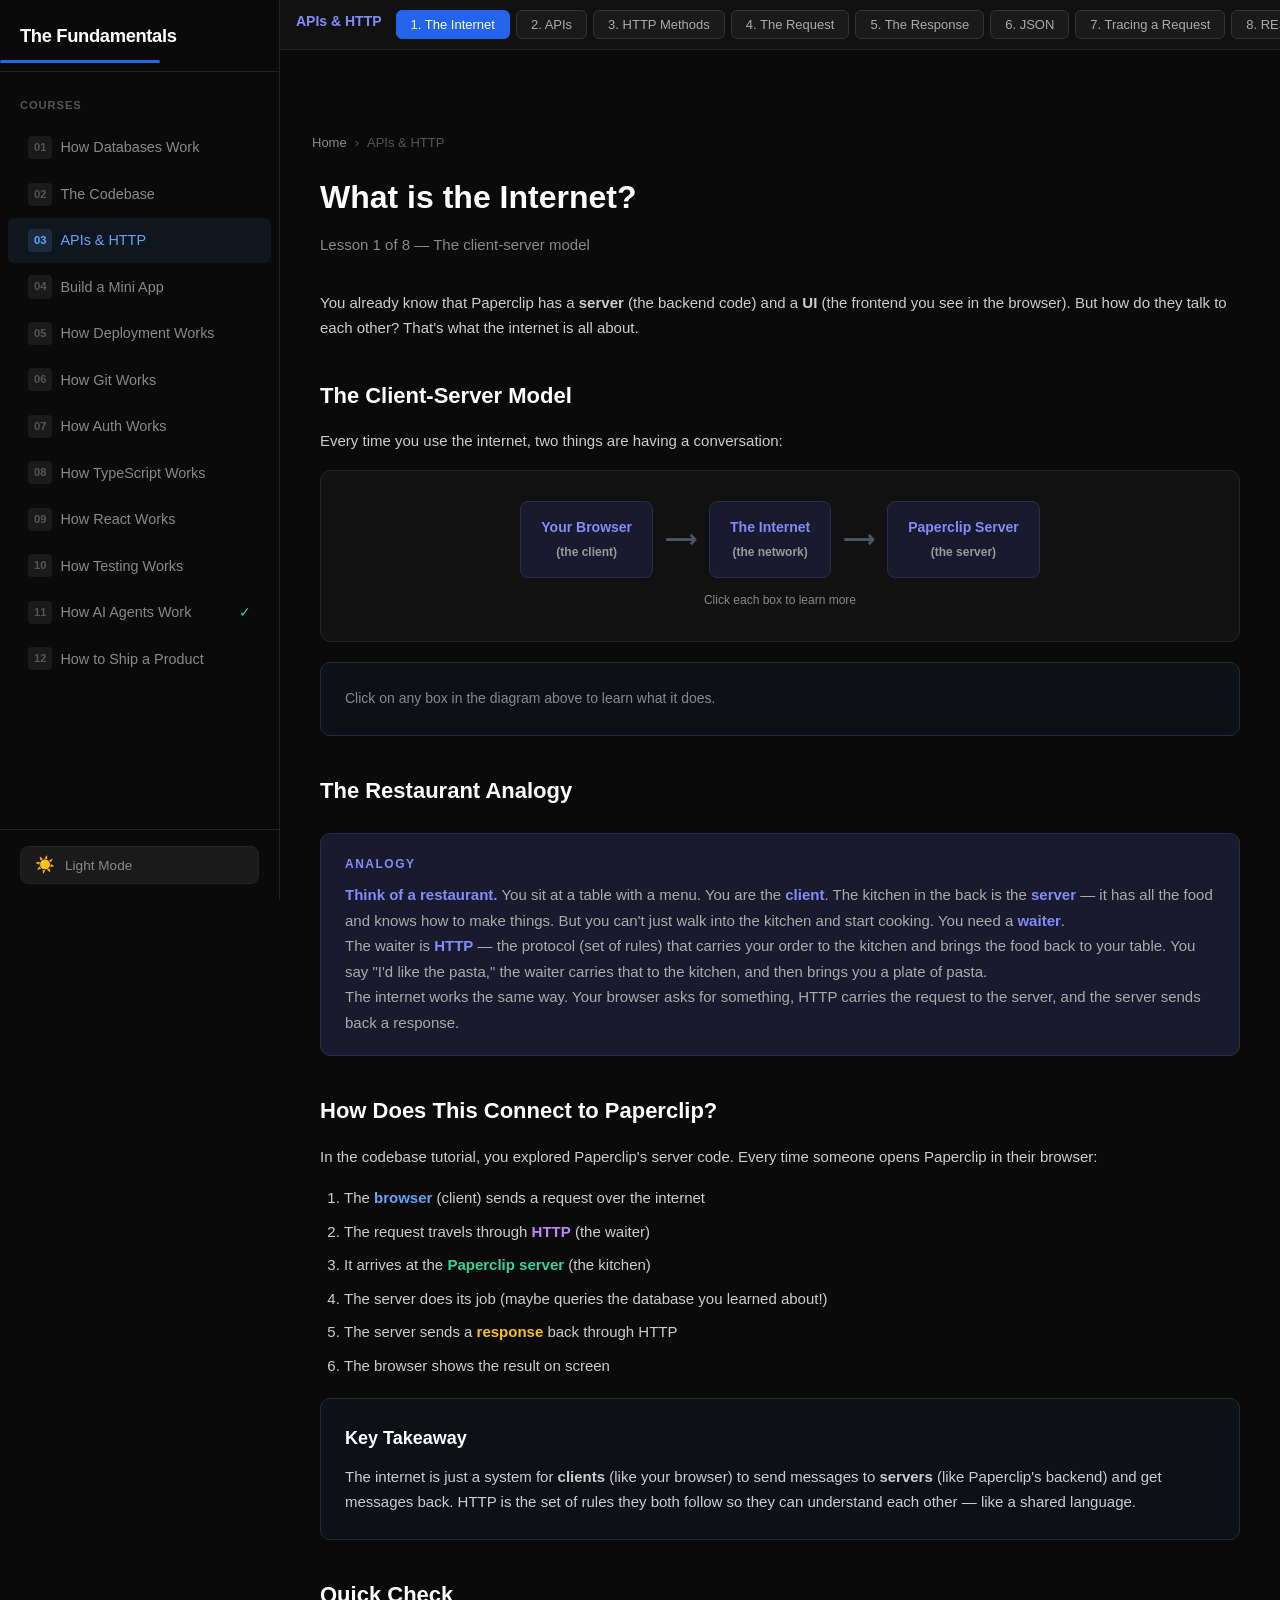
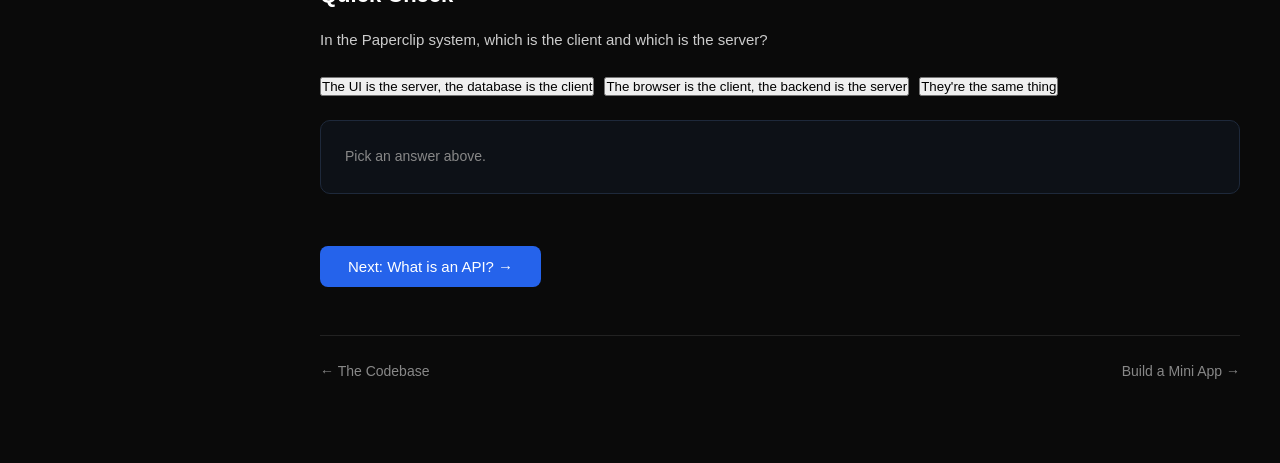
<file: lessons/apis.html>
<!DOCTYPE html>
<html lang="en">
<head>
<meta charset="UTF-8">
<meta name="viewport" content="width=device-width, initial-scale=1.0">
<meta name="description" content="Learn how APIs and HTTP work — the internet, HTTP methods, requests, responses, JSON, and REST.">
<link rel="icon" href="data:image/svg+xml,<svg xmlns='http://www.w3.org/2000/svg' viewBox='0 0 32 32'><rect x='2' y='4' width='28' height='5' rx='2' fill='%2334d399'/><rect x='2' y='11' width='28' height='5' rx='2' fill='%2360a5fa'/><rect x='2' y='18' width='28' height='5' rx='2' fill='%23c084fc'/><rect x='2' y='25' width='28' height='5' rx='2' fill='%23fbbf24'/></svg>">
<title>APIs &amp; HTTP — The Fundamentals</title>
<link rel="stylesheet" href="/css/shared.css">
<style>
  /* LESSON-SPECIFIC styles only — converted to use CSS variables */

  body {
    background: var(--bg-primary);
    color: var(--text-secondary);
    font-family: -apple-system, BlinkMacSystemFont, 'Segoe UI', sans-serif;
    line-height: 1.7;
    padding-top: 60px;
  }

  /* ── Container ── */
  .container {
    max-width: 960px;
    margin: 0 auto;
    padding: 32px 20px 80px;
  }

  /* ── Result Panel ── */
  .result-panel {
    background: var(--bg-card);
    border: 1px solid var(--border-secondary);
    border-radius: 10px;
    padding: 24px;
    margin-bottom: 20px;
    min-height: 60px;
    transition: all 0.3s;
  }

  .result-panel .result-title {
    font-weight: 600;
    font-size: 16px;
    color: var(--text-primary);
    margin-bottom: 8px;
  }

  .result-panel .result-body {
    color: var(--text-body);
    font-size: 14px;
  }

  /* ── Diagram ── */
  .diagram {
    background: var(--bg-secondary);
    border: 1px solid var(--border-primary);
    border-radius: 10px;
    padding: 30px 20px;
    margin-bottom: 20px;
    text-align: center;
  }

  .diagram-row {
    display: flex;
    align-items: center;
    justify-content: center;
    gap: 12px;
    flex-wrap: wrap;
    margin-bottom: 12px;
  }

  .diagram-box {
    background: var(--bg-analogy);
    border: 1px solid var(--border-analogy);
    border-radius: 8px;
    padding: 14px 20px;
    color: var(--accent-indigo);
    font-weight: 600;
    font-size: 14px;
    min-width: 100px;
    transition: all 0.3s;
  }

  .diagram-box.highlight {
    background: var(--bg-btn-selected);
    border-color: var(--accent-blue);
    color: #93c5fd;
    transform: scale(1.05);
    box-shadow: 0 0 20px rgba(59, 130, 246, 0.2);
  }

  .diagram-arrow {
    color: #4a5568;
    font-size: 22px;
    font-weight: bold;
  }

  .diagram-label {
    color: var(--text-muted);
    font-size: 12px;
    margin-top: 4px;
  }

  /* ── Table ── */
  .styled-table {
    width: 100%;
    border-collapse: collapse;
    background: var(--bg-card);
    border: 1px solid var(--border-secondary);
    border-radius: 10px;
    overflow: hidden;
    margin-bottom: 20px;
  }

  .styled-table th {
    background: var(--bg-secondary);
    color: var(--accent-indigo);
    text-align: left;
    padding: 12px 16px;
    font-size: 13px;
    text-transform: uppercase;
    letter-spacing: 0.5px;
    border-bottom: 1px solid var(--border-secondary);
  }

  .styled-table td {
    padding: 12px 16px;
    border-bottom: 1px solid #1a1f2e;
    font-size: 14px;
    color: var(--text-body);
  }

  .styled-table tr:last-child td {
    border-bottom: none;
  }

  .styled-table code {
    background: var(--bg-analogy);
    color: var(--accent-indigo);
    padding: 2px 8px;
    border-radius: 4px;
    font-family: 'SF Mono', Monaco, monospace;
    font-size: 13px;
  }

  /* ── Status Code Badge ── */
  .status-badge {
    display: inline-block;
    padding: 3px 10px;
    border-radius: 6px;
    font-weight: 600;
    font-family: 'SF Mono', Monaco, monospace;
    font-size: 13px;
  }

  .status-2xx { background: #064e3b; color: var(--accent-green); }
  .status-3xx { background: var(--bg-btn-selected); color: var(--accent-blue); }
  .status-4xx { background: #78350f; color: var(--accent-yellow); }
  .status-5xx { background: #7f1d1d; color: var(--accent-red); }

  /* ── Inline Code ── */
  code {
    background: var(--bg-analogy);
    color: var(--accent-indigo);
    padding: 2px 8px;
    border-radius: 4px;
    font-family: 'SF Mono', Monaco, monospace;
    font-size: 13px;
  }

  /* ── Progress Bar ── */
  .progress-bar {
    position: fixed;
    top: 52px;
    left: 0;
    height: 3px;
    background: var(--accent-blue-bg);
    transition: width 0.3s;
    z-index: 1001;
  }

  /* ── Collapsible ── */
  .collapsible-trigger {
    background: var(--bg-btn);
    border: 1px solid var(--border-btn);
    border-radius: 8px;
    padding: 14px 20px;
    width: 100%;
    text-align: left;
    color: var(--text-secondary);
    font-size: 15px;
    font-family: inherit;
    cursor: pointer;
    margin-bottom: 4px;
    display: flex;
    justify-content: space-between;
    align-items: center;
    transition: all 0.2s;
  }

  .collapsible-trigger:hover {
    background: var(--bg-btn-selected);
  }

  .collapsible-trigger .arrow {
    transition: transform 0.2s;
    font-size: 12px;
    color: var(--text-muted);
  }

  .collapsible-trigger.open .arrow {
    transform: rotate(90deg);
  }

  .collapsible-content {
    display: none;
    padding: 16px 20px;
    background: var(--bg-card);
    border: 1px solid var(--border-secondary);
    border-radius: 0 0 8px 8px;
    margin-top: -5px;
    margin-bottom: 12px;
  }

  .collapsible-content.open {
    display: block;
  }

  /* ── JSON Highlighter ── */
  .json-interactive {
    background: var(--bg-code);
    border: 1px solid var(--border-primary);
    border-radius: 10px;
    padding: 20px 24px;
    margin-bottom: 20px;
    font-family: 'SF Mono', Monaco, monospace;
    font-size: 13.5px;
    line-height: 1.8;
    position: relative;
  }

  .json-interactive .json-part {
    cursor: pointer;
    transition: all 0.2s;
    border-radius: 4px;
    padding: 1px 3px;
  }

  .json-interactive .json-part:hover {
    background: var(--bg-btn);
  }

  .json-interactive .json-part.active {
    background: var(--bg-btn-selected);
    outline: 1px solid var(--accent-blue);
  }

  .json-explain {
    background: var(--bg-card);
    border: 1px solid var(--border-secondary);
    border-radius: 8px;
    padding: 14px 18px;
    margin-top: 12px;
    font-family: -apple-system, BlinkMacSystemFont, 'Segoe UI', sans-serif;
    font-size: 14px;
    color: #93c5fd;
    min-height: 48px;
  }

  /* ── Request Breakdown ── */
  .request-visual {
    background: var(--bg-secondary);
    border: 1px solid var(--border-primary);
    border-radius: 10px;
    overflow: hidden;
    margin-bottom: 20px;
  }

  .request-section {
    padding: 16px 22px;
    border-bottom: 1px solid var(--border-secondary);
    cursor: pointer;
    transition: all 0.2s;
  }

  .request-section:last-child {
    border-bottom: none;
  }

  .request-section:hover {
    background: #161b22;
  }

  .request-section.active {
    background: var(--bg-btn-selected);
    border-left: 3px solid var(--accent-blue);
  }

  .request-section .section-label {
    font-size: 11px;
    text-transform: uppercase;
    letter-spacing: 1.5px;
    color: var(--accent-indigo);
    margin-bottom: 6px;
    font-weight: 600;
  }

  .request-section .section-value {
    font-family: 'SF Mono', Monaco, monospace;
    font-size: 13px;
    color: var(--text-secondary);
  }

  .section-explain {
    background: var(--bg-card);
    border: 1px solid var(--border-secondary);
    border-radius: 8px;
    padding: 14px 18px;
    margin-bottom: 20px;
    font-size: 14px;
    color: #93c5fd;
    min-height: 48px;
  }

  /* ── Trace Flow ── */
  .trace-flow {
    display: flex;
    flex-direction: column;
    gap: 0;
    margin-bottom: 20px;
  }

  .trace-step {
    display: flex;
    align-items: flex-start;
    gap: 16px;
    cursor: pointer;
    padding: 16px 20px;
    border-left: 2px solid var(--border-primary);
    margin-left: 16px;
    transition: all 0.2s;
    position: relative;
  }

  .trace-step:hover {
    background: var(--bg-secondary);
  }

  .trace-step.active {
    background: var(--bg-card);
    border-left-color: var(--accent-blue);
  }

  .trace-step .step-number {
    min-width: 32px;
    height: 32px;
    background: var(--bg-analogy);
    border: 1px solid var(--border-analogy);
    border-radius: 50%;
    display: flex;
    align-items: center;
    justify-content: center;
    font-weight: 700;
    font-size: 13px;
    color: var(--accent-indigo);
    position: relative;
    left: -25px;
    flex-shrink: 0;
  }

  .trace-step.active .step-number {
    background: var(--accent-blue-bg);
    border-color: var(--accent-blue-bg);
    color: var(--text-primary);
  }

  .trace-step .step-content {
    margin-left: -10px;
  }

  .trace-step .step-title {
    font-weight: 600;
    color: var(--text-secondary);
    margin-bottom: 4px;
    font-size: 15px;
  }

  .trace-step .step-desc {
    font-size: 13px;
    color: var(--text-muted);
  }

  .trace-step.active .step-desc {
    color: var(--text-tertiary);
  }

  .trace-detail {
    background: var(--bg-card);
    border: 1px solid var(--border-secondary);
    border-radius: 10px;
    padding: 20px 24px;
    margin-bottom: 20px;
    min-height: 80px;
  }

  .trace-detail h4 {
    color: var(--text-primary);
    margin-bottom: 8px;
    font-size: 16px;
  }

  .trace-detail p {
    font-size: 14px;
    color: var(--text-body);
  }

  /* ── REST resource table ── */
  .rest-grid {
    display: grid;
    grid-template-columns: 1fr;
    gap: 12px;
    margin-bottom: 20px;
  }

  .rest-resource {
    background: var(--bg-card);
    border: 1px solid var(--border-secondary);
    border-radius: 10px;
    padding: 18px 22px;
    cursor: pointer;
    transition: all 0.2s;
  }

  .rest-resource:hover {
    border-color: var(--border-btn);
    background: #111827;
  }

  .rest-resource.active {
    border-color: var(--accent-blue);
    background: var(--bg-btn-selected);
  }

  .rest-resource .resource-name {
    font-weight: 600;
    color: var(--accent-indigo);
    font-size: 15px;
    margin-bottom: 6px;
  }

  .rest-resource .resource-desc {
    font-size: 13px;
    color: #999;
  }

  .rest-detail {
    background: var(--bg-card);
    border: 1px solid var(--border-secondary);
    border-radius: 10px;
    padding: 20px 24px;
    margin-bottom: 20px;
  }

  /* ── Fade In Animation ── */
  @keyframes fadeIn {
    from { opacity: 0; transform: translateY(10px); }
    to { opacity: 1; transform: translateY(0); }
  }

  .lesson.active {
    animation: fadeIn 0.3s ease;
  }

  /* ── Highlight text ── */
  .hl-purple { color: var(--accent-purple); font-weight: 600; }
  .hl-blue { color: var(--accent-blue); font-weight: 600; }
  .hl-green { color: var(--accent-green); font-weight: 600; }
  .hl-yellow { color: var(--accent-yellow); font-weight: 600; }
  .hl-red { color: var(--accent-red); font-weight: 600; }
  .hl-indigo { color: var(--accent-indigo); font-weight: 600; }

  /* ── Scrollbar ── */
  ::-webkit-scrollbar { width: 8px; height: 8px; }
  ::-webkit-scrollbar-track { background: var(--bg-primary); }
  ::-webkit-scrollbar-thumb { background: var(--border-nav-btn); border-radius: 4px; }
  ::-webkit-scrollbar-thumb:hover { background: var(--text-faint); }
</style>
</head>
<body>

<div class="sidebar-overlay" id="sidebar-overlay"></div>
<aside class="sidebar" id="sidebar">
  <div class="sidebar-header">
    <a href="/index.html" class="sidebar-logo">The Fundamentals</a>
  </div>
  <nav class="sidebar-nav">
    <div class="sidebar-section-title">Courses</div>
    <a href="/lessons/databases.html" class="sidebar-link" data-course="databases">
      <span class="sidebar-num">01</span> How Databases Work
    </a>
    <a href="/lessons/codebase.html" class="sidebar-link" data-course="codebase">
      <span class="sidebar-num">02</span> The Codebase
    </a>
    <a href="/lessons/apis.html" class="sidebar-link" data-course="apis">
      <span class="sidebar-num">03</span> APIs &amp; HTTP
    </a>
    <a href="/lessons/build.html" class="sidebar-link" data-course="build">
      <span class="sidebar-num">04</span> Build a Mini App
    </a>
    <a href="/lessons/deployment.html" class="sidebar-link" data-course="deployment">
      <span class="sidebar-num">05</span> How Deployment Works
    </a>
    <a href="/lessons/git.html" class="sidebar-link" data-course="git">
      <span class="sidebar-num">06</span> How Git Works
    </a>
    <a href="/lessons/authentication.html" class="sidebar-link" data-course="authentication">
      <span class="sidebar-num">07</span> How Auth Works
    </a>
    <a href="/lessons/typescript.html" class="sidebar-link" data-course="typescript">
      <span class="sidebar-num">08</span> How TypeScript Works
    </a>
    <a href="/lessons/react.html" class="sidebar-link" data-course="react">
      <span class="sidebar-num">09</span> How React Works
    </a>
    <a href="/lessons/testing.html" class="sidebar-link" data-course="testing">
      <span class="sidebar-num">10</span> How Testing Works
    </a>
    <a href="/lessons/ai-agents.html" class="sidebar-link" data-course="ai-agents">
      <span class="sidebar-num">11</span> How AI Agents Work
    </a>
    <a href="/lessons/shipping.html" class="sidebar-link" data-course="shipping">
      <span class="sidebar-num">12</span> How to Ship a Product
    </a>
  </nav>
  <div class="sidebar-footer">
    <button class="theme-toggle" id="theme-toggle">
      <span class="theme-icon" id="theme-icon">☀️</span>
      <span class="theme-label" id="theme-label">Light Mode</span>
    </button>
  </div>
</aside>
<button class="sidebar-toggle" id="sidebar-toggle">☰</button>

<div class="content-wrapper">

<div class="breadcrumb"><a href="/index.html">Home</a><span class="sep">›</span><span>APIs & HTTP</span></div>

<!-- ════════════════════════════════════════════════════════════════════
     TOP NAV
     ════════════════════════════════════════════════════════════════════ -->
<nav class="top-nav">
  <span class="nav-title">APIs & HTTP</span>
  <button onclick="goToLesson(0)" id="nav-0" class="active">1. The Internet</button>
  <button onclick="goToLesson(1)" id="nav-1">2. APIs</button>
  <button onclick="goToLesson(2)" id="nav-2">3. HTTP Methods</button>
  <button onclick="goToLesson(3)" id="nav-3">4. The Request</button>
  <button onclick="goToLesson(4)" id="nav-4">5. The Response</button>
  <button onclick="goToLesson(5)" id="nav-5">6. JSON</button>
  <button onclick="goToLesson(6)" id="nav-6">7. Tracing a Request</button>
  <button onclick="goToLesson(7)" id="nav-7">8. REST</button>
</nav>

<div class="progress-bar" id="progressBar" style="width: 12.5%"></div>

<div class="container">

<!-- ════════════════════════════════════════════════════════════════════
     LESSON 1: WHAT IS THE INTERNET?
     ════════════════════════════════════════════════════════════════════ -->
<div class="lesson active" id="lesson-0">
  <h1>What is the Internet?</h1>
  <p class="subtitle">Lesson 1 of 8 &mdash; The client-server model</p>

  <p>You already know that Paperclip has a <strong>server</strong> (the backend code) and a <strong>UI</strong> (the frontend you see in the browser). But how do they talk to each other? That's what the internet is all about.</p>

  <h2>The Client-Server Model</h2>

  <p>Every time you use the internet, two things are having a conversation:</p>

  <div class="diagram">
    <div class="diagram-row">
      <div class="diagram-box" id="d1-client">Your Browser<br><span style="font-size:12px;color:#999;">(the client)</span></div>
      <div class="diagram-arrow">&xrarr;</div>
      <div class="diagram-box" id="d1-internet">The Internet<br><span style="font-size:12px;color:#999;">(the network)</span></div>
      <div class="diagram-arrow">&xrarr;</div>
      <div class="diagram-box" id="d1-server">Paperclip Server<br><span style="font-size:12px;color:#999;">(the server)</span></div>
    </div>
    <div class="diagram-label">Click each box to learn more</div>
  </div>

  <div class="result-panel" id="d1-explain">
    <div class="result-body" style="color:var(--text-muted);">Click on any box in the diagram above to learn what it does.</div>
  </div>

  <h2>The Restaurant Analogy</h2>

  <div class="analogy">
    <div class="analogy-label">Analogy</div>
    <p><strong>Think of a restaurant.</strong> You sit at a table with a menu. You are the <strong>client</strong>. The kitchen in the back is the <strong>server</strong> &mdash; it has all the food and knows how to make things. But you can't just walk into the kitchen and start cooking. You need a <strong>waiter</strong>.</p>
    <p>The waiter is <strong>HTTP</strong> &mdash; the protocol (set of rules) that carries your order to the kitchen and brings the food back to your table. You say "I'd like the pasta," the waiter carries that to the kitchen, and then brings you a plate of pasta.</p>
    <p>The internet works the same way. Your browser asks for something, HTTP carries the request to the server, and the server sends back a response.</p>
  </div>

  <h2>How Does This Connect to Paperclip?</h2>

  <p>In the codebase tutorial, you explored Paperclip's server code. Every time someone opens Paperclip in their browser:</p>

  <ol>
    <li>The <span class="hl-blue">browser</span> (client) sends a request over the internet</li>
    <li>The request travels through <span class="hl-purple">HTTP</span> (the waiter)</li>
    <li>It arrives at the <span class="hl-green">Paperclip server</span> (the kitchen)</li>
    <li>The server does its job (maybe queries the database you learned about!)</li>
    <li>The server sends a <span class="hl-yellow">response</span> back through HTTP</li>
    <li>The browser shows the result on screen</li>
  </ol>

  <div class="card">
    <h3>Key Takeaway</h3>
    <p>The internet is just a system for <strong>clients</strong> (like your browser) to send messages to <strong>servers</strong> (like Paperclip's backend) and get messages back. HTTP is the set of rules they both follow so they can understand each other &mdash; like a shared language.</p>
  </div>

  <h2>Quick Check</h2>

  <p>In the Paperclip system, which is the client and which is the server?</p>

  <div class="btn-row">
    <button onclick="checkQuiz1('a')">The UI is the server, the database is the client</button>
    <button onclick="checkQuiz1('b')">The browser is the client, the backend is the server</button>
    <button onclick="checkQuiz1('c')">They're the same thing</button>
  </div>

  <div class="result-panel" id="quiz1-result">
    <div class="result-body" style="color:var(--text-muted);">Pick an answer above.</div>
  </div>

  <button class="next-btn" onclick="goToLesson(1)">Next: What is an API? &rarr;</button>
</div>

<!-- ════════════════════════════════════════════════════════════════════
     LESSON 2: WHAT IS AN API?
     ════════════════════════════════════════════════════════════════════ -->
<div class="lesson" id="lesson-1">
  <h1>What is an API?</h1>
  <p class="subtitle">Lesson 2 of 8 &mdash; Application Programming Interface</p>

  <p>API stands for <strong>Application Programming Interface</strong>. That sounds complicated, but it's actually a simple idea.</p>

  <div class="analogy">
    <div class="analogy-label">Analogy</div>
    <p><strong>Remember the restaurant?</strong> The <strong>menu</strong> is the API. It tells you exactly what you can order. You can't just ask for "something delicious" &mdash; you have to pick from the menu. The menu lists every dish the kitchen knows how to make.</p>
    <p>An API is the <strong>menu of things you can ask a server to do</strong>. It defines exactly what requests the server will accept and what you'll get back.</p>
  </div>

  <h2>Paperclip's API</h2>

  <p>When you explored the Paperclip codebase, you saw that it has about <strong>43 route files</strong>. Each route is like one item on the menu. Here are some examples:</p>

  <div class="card">
    <h3>Paperclip's "Menu" (Some API Routes)</h3>
    <div class="code-block">
<span class="comment">// Agents</span>
<span class="method">GET</span>    <span class="string">/api/agents</span>          <span class="comment">// List all agents</span>
<span class="method">POST</span>   <span class="string">/api/agents</span>          <span class="comment">// Create a new agent</span>
<span class="method">GET</span>    <span class="string">/api/agents/:id</span>      <span class="comment">// Get one specific agent</span>

<span class="comment">// Issues</span>
<span class="method">GET</span>    <span class="string">/api/issues</span>          <span class="comment">// List all issues</span>
<span class="method">POST</span>   <span class="string">/api/issues</span>          <span class="comment">// Create a new issue</span>
<span class="method">PATCH</span>  <span class="string">/api/issues/:id</span>      <span class="comment">// Update an issue</span>

<span class="comment">// Tasks</span>
<span class="method">GET</span>    <span class="string">/api/tasks</span>           <span class="comment">// List all tasks</span>
<span class="method">POST</span>   <span class="string">/api/tasks</span>           <span class="comment">// Create a new task</span>
<span class="method">DELETE</span> <span class="string">/api/tasks/:id</span>       <span class="comment">// Delete a task</span>
    </div>
  </div>

  <h2>Without an API vs. With an API</h2>

  <p>Click each scenario to see the difference:</p>

  <div class="btn-row">
    <button onclick="showApiComparison('without')" id="api-cmp-without">Without an API</button>
    <button onclick="showApiComparison('with')" id="api-cmp-with">With an API</button>
  </div>

  <div class="result-panel" id="api-comparison">
    <div class="result-body" style="color:var(--text-muted);">Click a scenario above to compare.</div>
  </div>

  <h2>APIs Are Everywhere</h2>

  <p>APIs aren't just a Paperclip thing. They're everywhere:</p>

  <table class="styled-table">
    <thead>
      <tr>
        <th>App</th>
        <th>Example API Call</th>
        <th>What It Does</th>
      </tr>
    </thead>
    <tbody>
      <tr>
        <td>Twitter/X</td>
        <td><code>GET /api/tweets</code></td>
        <td>Get tweets for your timeline</td>
      </tr>
      <tr>
        <td>Spotify</td>
        <td><code>GET /api/playlists</code></td>
        <td>Get your playlists</td>
      </tr>
      <tr>
        <td>Uber</td>
        <td><code>POST /api/rides</code></td>
        <td>Request a new ride</td>
      </tr>
      <tr>
        <td>Paperclip</td>
        <td><code>GET /api/agents</code></td>
        <td>List all agents</td>
      </tr>
    </tbody>
  </table>

  <div class="card">
    <h3>Key Takeaway</h3>
    <p>An API is the <strong>menu</strong> that a server publishes. It tells the client exactly what requests it can make. Each item on the menu (each route) has a specific address (URL) and a specific action (method). Paperclip's 43 route files define its entire menu.</p>
  </div>

  <button class="next-btn" onclick="goToLesson(2)">Next: HTTP Methods &rarr;</button>
</div>

<!-- ════════════════════════════════════════════════════════════════════
     LESSON 3: HTTP METHODS
     ════════════════════════════════════════════════════════════════════ -->
<div class="lesson" id="lesson-2">
  <h1>HTTP Methods</h1>
  <p class="subtitle">Lesson 3 of 8 &mdash; GET, POST, PATCH, PUT, DELETE</p>

  <p>When you order at a restaurant, there are different <em>types</em> of things you can ask: "Show me the dessert menu," "I'd like to order the pasta," "Actually, change my order to pizza," or "Cancel my order." HTTP methods work the same way &mdash; they tell the server what <em>kind</em> of action you want.</p>

  <h2>The Five Main HTTP Methods</h2>

  <p>Click each method to see what it does, with real Paperclip examples:</p>

  <div class="btn-row">
    <button onclick="showMethod('get')" id="method-get" class="selected">GET</button>
    <button onclick="showMethod('post')" id="method-post">POST</button>
    <button onclick="showMethod('patch')" id="method-patch">PATCH</button>
    <button onclick="showMethod('put')" id="method-put">PUT</button>
    <button onclick="showMethod('delete')" id="method-delete">DELETE</button>
  </div>

  <div class="result-panel" id="method-result">
    <div class="result-title"><span class="hl-blue">GET</span> &mdash; Read data</div>
    <div class="result-body">
      <p><strong>What it does:</strong> Asks the server to <em>show</em> you something. It never changes anything &mdash; it just reads.</p>
      <p style="margin-top:8px;"><strong>Restaurant analogy:</strong> "Can I see the menu?" or "What soups do you have today?"</p>
      <p style="margin-top:8px;"><strong>Paperclip examples:</strong></p>
      <div class="code-block" style="margin-top:8px;">
<span class="method">GET</span> <span class="string">/api/agents</span>       <span class="comment">// "Show me all the agents"</span>
<span class="method">GET</span> <span class="string">/api/agents/42</span>    <span class="comment">// "Show me agent number 42"</span>
<span class="method">GET</span> <span class="string">/api/issues</span>       <span class="comment">// "Show me all the issues"</span>
<span class="method">GET</span> <span class="string">/api/tasks</span>        <span class="comment">// "Show me all the tasks"</span>
      </div>
    </div>
  </div>

  <h2>Methods at a Glance</h2>

  <table class="styled-table">
    <thead>
      <tr>
        <th>Method</th>
        <th>Action</th>
        <th>Changes Data?</th>
        <th>Restaurant Analogy</th>
      </tr>
    </thead>
    <tbody>
      <tr>
        <td><code>GET</code></td>
        <td>Read / retrieve</td>
        <td>No</td>
        <td>"Show me the menu"</td>
      </tr>
      <tr>
        <td><code>POST</code></td>
        <td>Create new</td>
        <td>Yes</td>
        <td>"I'd like to order the pasta"</td>
      </tr>
      <tr>
        <td><code>PATCH</code></td>
        <td>Partially update</td>
        <td>Yes</td>
        <td>"Change my drink to water"</td>
      </tr>
      <tr>
        <td><code>PUT</code></td>
        <td>Fully replace</td>
        <td>Yes</td>
        <td>"Replace my entire order"</td>
      </tr>
      <tr>
        <td><code>DELETE</code></td>
        <td>Remove</td>
        <td>Yes</td>
        <td>"Cancel my order"</td>
      </tr>
    </tbody>
  </table>

  <div class="analogy">
    <div class="analogy-label">Analogy</div>
    <p><strong>PATCH vs. PUT &mdash; what's the difference?</strong></p>
    <p>Imagine you ordered a burger with fries and a Coke. <strong>PATCH</strong> means "change just the drink to water" &mdash; keep everything else the same. <strong>PUT</strong> means "here's my whole new order from scratch: burger, fries, water." PUT replaces <em>everything</em>; PATCH only updates the parts you mention.</p>
    <p>In practice, most APIs (including Paperclip) use <strong>PATCH</strong> more often than PUT, because you usually just want to change one or two fields.</p>
  </div>

  <h2>Quick Challenge</h2>

  <p>For each action, pick the right HTTP method:</p>

  <div class="card" style="margin-bottom:12px;">
    <p style="margin-bottom:8px;"><strong>1.</strong> A user wants to see all their tasks</p>
    <div class="btn-row">
      <button onclick="checkMethodQuiz(1,'GET')" id="mq1-GET">GET</button>
      <button onclick="checkMethodQuiz(1,'POST')" id="mq1-POST">POST</button>
      <button onclick="checkMethodQuiz(1,'DELETE')" id="mq1-DELETE">DELETE</button>
    </div>
    <div id="mq1-result" style="font-size:13px;color:var(--text-muted);min-height:20px;"></div>
  </div>

  <div class="card" style="margin-bottom:12px;">
    <p style="margin-bottom:8px;"><strong>2.</strong> A user wants to create a new issue</p>
    <div class="btn-row">
      <button onclick="checkMethodQuiz(2,'GET')" id="mq2-GET">GET</button>
      <button onclick="checkMethodQuiz(2,'POST')" id="mq2-POST">POST</button>
      <button onclick="checkMethodQuiz(2,'PATCH')" id="mq2-PATCH">PATCH</button>
    </div>
    <div id="mq2-result" style="font-size:13px;color:var(--text-muted);min-height:20px;"></div>
  </div>

  <div class="card" style="margin-bottom:12px;">
    <p style="margin-bottom:8px;"><strong>3.</strong> A user wants to remove an agent from the system</p>
    <div class="btn-row">
      <button onclick="checkMethodQuiz(3,'POST')" id="mq3-POST">POST</button>
      <button onclick="checkMethodQuiz(3,'PATCH')" id="mq3-PATCH">PATCH</button>
      <button onclick="checkMethodQuiz(3,'DELETE')" id="mq3-DELETE">DELETE</button>
    </div>
    <div id="mq3-result" style="font-size:13px;color:var(--text-muted);min-height:20px;"></div>
  </div>

  <div class="card">
    <p style="margin-bottom:8px;"><strong>4.</strong> A user wants to change a task's status from "open" to "done"</p>
    <div class="btn-row">
      <button onclick="checkMethodQuiz(4,'GET')" id="mq4-GET">GET</button>
      <button onclick="checkMethodQuiz(4,'PATCH')" id="mq4-PATCH">PATCH</button>
      <button onclick="checkMethodQuiz(4,'DELETE')" id="mq4-DELETE">DELETE</button>
    </div>
    <div id="mq4-result" style="font-size:13px;color:var(--text-muted);min-height:20px;"></div>
  </div>

  <button class="next-btn" onclick="goToLesson(3)">Next: The Request &rarr;</button>
</div>

<!-- ════════════════════════════════════════════════════════════════════
     LESSON 4: THE REQUEST
     ════════════════════════════════════════════════════════════════════ -->
<div class="lesson" id="lesson-3">
  <h1>The Request</h1>
  <p class="subtitle">Lesson 4 of 8 &mdash; What actually gets sent to the server</p>

  <p>When your browser talks to a server, it doesn't just shout "give me stuff!" It sends a carefully structured message called an <strong>HTTP request</strong>. Let's break down exactly what's inside one.</p>

  <div class="analogy">
    <div class="analogy-label">Analogy</div>
    <p><strong>Think of mailing a letter.</strong> You don't just scribble your message and throw it into the wind. You put it in an envelope with: a <strong>destination address</strong> (the URL), a note saying what kind of letter it is (the <strong>method</strong>), some info on the outside of the envelope (the <strong>headers</strong>), and the actual letter inside (the <strong>body</strong>).</p>
  </div>

  <h2>The Four Parts of a Request</h2>

  <p>Click each part of this real Paperclip request to learn what it does:</p>

  <div class="request-visual" id="request-breakdown">
    <div class="request-section active" onclick="explainRequestPart('method')">
      <div class="section-label">Method</div>
      <div class="section-value"><span style="color:var(--accent-purple);font-weight:600;">POST</span></div>
    </div>
    <div class="request-section" onclick="explainRequestPart('url')">
      <div class="section-label">URL</div>
      <div class="section-value"><span style="color:var(--accent-green);">https://paperclip.app/api/issues</span></div>
    </div>
    <div class="request-section" onclick="explainRequestPart('headers')">
      <div class="section-label">Headers</div>
      <div class="section-value">
        <span style="color:var(--accent-yellow);">Content-Type</span>: <span style="color:var(--text-secondary);">application/json</span><br>
        <span style="color:var(--accent-yellow);">Authorization</span>: <span style="color:var(--text-secondary);">Bearer eyJhbG...xyz</span><br>
        <span style="color:var(--accent-yellow);">Accept</span>: <span style="color:var(--text-secondary);">application/json</span>
      </div>
    </div>
    <div class="request-section" onclick="explainRequestPart('body')">
      <div class="section-label">Body</div>
      <div class="section-value">
        {<br>
        &nbsp;&nbsp;<span style="color:#93c5fd;">"title"</span>: <span style="color:var(--accent-green);">"Fix login bug"</span>,<br>
        &nbsp;&nbsp;<span style="color:#93c5fd;">"priority"</span>: <span style="color:var(--accent-green);">"high"</span>,<br>
        &nbsp;&nbsp;<span style="color:#93c5fd;">"assignee_id"</span>: <span style="color:var(--accent-pink);">42</span><br>
        }
      </div>
    </div>
  </div>

  <div class="section-explain" id="request-explain">
    <strong style="color:var(--accent-purple);">Method (POST)</strong> &mdash; This tells the server what <em>kind</em> of action you want. POST means "create something new." It's like telling the waiter "I'd like to place a new order" vs. "Can I see the menu?" (which would be GET).
  </div>

  <h2>Let's Build a Request Step by Step</h2>

  <p>Imagine a Paperclip user clicks "Create New Issue" in the UI. Here's what happens behind the scenes:</p>

  <div class="card">
    <h3>Step 1: The browser figures out WHERE to send the request</h3>
    <div class="code-block">
<span class="comment">// The URL is the address of the API endpoint</span>
<span class="type">URL</span>: <span class="string">https://paperclip.app/api/issues</span>

<span class="comment">// Broken down:</span>
<span class="type">https://</span>          <span class="comment">// The protocol (secure HTTP)</span>
<span class="type">paperclip.app</span>     <span class="comment">// The server's address (domain)</span>
<span class="type">/api/issues</span>       <span class="comment">// The specific endpoint (route)</span>
    </div>
  </div>

  <div class="card">
    <h3>Step 2: The browser picks the right METHOD</h3>
    <p>Since the user is <em>creating</em> something new, the browser uses <code>POST</code>.</p>
  </div>

  <div class="card">
    <h3>Step 3: The browser adds HEADERS</h3>
    <p>Headers are like the info written on the outside of an envelope. They tell the server things like:</p>
    <ul>
      <li><code>Content-Type: application/json</code> &mdash; "The body is written in JSON format"</li>
      <li><code>Authorization: Bearer eyJhbG...</code> &mdash; "Here's my ID badge to prove who I am"</li>
      <li><code>Accept: application/json</code> &mdash; "Please send the response in JSON too"</li>
    </ul>
  </div>

  <div class="card">
    <h3>Step 4: The browser packs the BODY</h3>
    <p>The body is the actual data you're sending. For a POST request creating an issue, it includes all the details about the new issue:</p>
    <div class="code-block">
{
  <span class="property">"title"</span>: <span class="string">"Fix login bug"</span>,
  <span class="property">"priority"</span>: <span class="string">"high"</span>,
  <span class="property">"assignee_id"</span>: <span class="number">42</span>
}
    </div>
    <p style="margin-top:12px;">This is <strong>JSON</strong> &mdash; we'll learn more about it in Lesson 6. For now, just know it's a way to organize data using key-value pairs, like a form.</p>
  </div>

  <div class="analogy">
    <div class="analogy-label">Important Detail</div>
    <p><strong>Not all requests have a body!</strong> GET requests usually don't, because you're just asking to <em>see</em> something. It's like asking the waiter "What's on the menu?" &mdash; you don't need to hand them anything. But POST and PATCH requests usually <em>do</em> have a body, because you're sending data to the server.</p>
  </div>

  <h2>Quick Check</h2>
  <p>If you're sending a GET request to see all agents, which parts do you need?</p>
  <div class="btn-row">
    <button onclick="checkReqQuiz('a')">Method + URL + Body</button>
    <button onclick="checkReqQuiz('b')">Method + URL + Headers</button>
    <button onclick="checkReqQuiz('c')">Just the URL</button>
  </div>
  <div class="result-panel" id="req-quiz-result">
    <div class="result-body" style="color:var(--text-muted);">Pick an answer.</div>
  </div>

  <button class="next-btn" onclick="goToLesson(4)">Next: The Response &rarr;</button>
</div>

<!-- ════════════════════════════════════════════════════════════════════
     LESSON 5: THE RESPONSE
     ════════════════════════════════════════════════════════════════════ -->
<div class="lesson" id="lesson-4">
  <h1>The Response</h1>
  <p class="subtitle">Lesson 5 of 8 &mdash; What the server sends back</p>

  <p>After the server receives your request, it thinks about it (runs your code, queries the database) and then sends back a <strong>response</strong>. This is the waiter coming back from the kitchen.</p>

  <h2>The Three Parts of a Response</h2>

  <div class="diagram">
    <div class="diagram-row">
      <div class="diagram-box" onclick="showRespPart('status')" id="resp-status" style="cursor:pointer;">Status Code<br><span style="font-size:12px;color:#999;">200 OK</span></div>
      <div class="diagram-box" onclick="showRespPart('headers')" id="resp-headers" style="cursor:pointer;">Headers<br><span style="font-size:12px;color:#999;">Content-Type, etc.</span></div>
      <div class="diagram-box" onclick="showRespPart('body')" id="resp-body" style="cursor:pointer;">Body<br><span style="font-size:12px;color:#999;">The actual data</span></div>
    </div>
    <div class="diagram-label">Click each part to learn more</div>
  </div>

  <div class="result-panel" id="resp-explain">
    <div class="result-body" style="color:var(--text-muted);">Click a part of the response above to learn about it.</div>
  </div>

  <h2>Status Codes &mdash; The Server's Quick Answer</h2>

  <p>Before the server sends any data, it sends a <strong>number</strong> that instantly tells you how things went. Click each status code to see what it means:</p>

  <div class="btn-row">
    <button onclick="showStatusCode(200)" id="sc-200" class="selected">200</button>
    <button onclick="showStatusCode(201)" id="sc-201">201</button>
    <button onclick="showStatusCode(400)" id="sc-400">400</button>
    <button onclick="showStatusCode(404)" id="sc-404">404</button>
    <button onclick="showStatusCode(500)" id="sc-500">500</button>
  </div>

  <div class="result-panel" id="status-result">
    <div class="result-title"><span class="status-badge status-2xx">200 OK</span></div>
    <div class="result-body">
      <p><strong>Meaning:</strong> Everything worked perfectly! Here's what you asked for.</p>
      <p style="margin-top:8px;"><strong>Restaurant analogy:</strong> The waiter brings your food and says "Here you go! Enjoy your meal."</p>
      <p style="margin-top:8px;"><strong>Paperclip example:</strong> You asked for <code>GET /api/agents</code> and the server found all the agents and sent them back.</p>
    </div>
  </div>

  <h2>Status Code Families</h2>

  <p>Status codes are grouped by their first digit:</p>

  <table class="styled-table">
    <thead>
      <tr>
        <th>Range</th>
        <th>Category</th>
        <th>Meaning</th>
      </tr>
    </thead>
    <tbody>
      <tr>
        <td><span class="status-badge status-2xx">2xx</span></td>
        <td>Success</td>
        <td>Everything went well</td>
      </tr>
      <tr>
        <td><span class="status-badge status-3xx">3xx</span></td>
        <td>Redirect</td>
        <td>Go look somewhere else</td>
      </tr>
      <tr>
        <td><span class="status-badge status-4xx">4xx</span></td>
        <td>Client Error</td>
        <td>YOU made a mistake</td>
      </tr>
      <tr>
        <td><span class="status-badge status-5xx">5xx</span></td>
        <td>Server Error</td>
        <td>THE SERVER made a mistake</td>
      </tr>
    </tbody>
  </table>

  <div class="analogy">
    <div class="analogy-label">Analogy</div>
    <p><strong>The easy way to remember:</strong></p>
    <p><strong>2xx</strong> = "Here you go!" (success)</p>
    <p><strong>4xx</strong> = "That's your fault" (you asked for something wrong)</p>
    <p><strong>5xx</strong> = "That's our fault" (the kitchen caught fire)</p>
  </div>

  <h2>A Complete Response Example</h2>

  <p>Here's what comes back when you ask Paperclip for agent #42:</p>

  <div class="code-block">
<span class="comment">// Response to: GET /api/agents/42</span>

<span class="type">Status</span>: <span class="number">200</span> <span class="string">OK</span>

<span class="type">Headers</span>:
  <span class="property">Content-Type</span>: <span class="string">application/json</span>
  <span class="property">X-Request-Id</span>: <span class="string">abc-123-def</span>

<span class="type">Body</span>:
{
  <span class="property">"id"</span>: <span class="number">42</span>,
  <span class="property">"name"</span>: <span class="string">"Support Bot Alpha"</span>,
  <span class="property">"status"</span>: <span class="string">"active"</span>,
  <span class="property">"created_at"</span>: <span class="string">"2025-03-15T10:30:00Z"</span>,
  <span class="property">"tasks_completed"</span>: <span class="number">147</span>
}
  </div>

  <div class="card">
    <h3>Key Takeaway</h3>
    <p>Every HTTP response has three parts: a <strong>status code</strong> (how did it go?), <strong>headers</strong> (metadata about the response), and a <strong>body</strong> (the actual data). The status code is the first thing your browser checks &mdash; it tells you immediately whether things worked or something went wrong.</p>
  </div>

  <button class="next-btn" onclick="goToLesson(5)">Next: JSON &rarr;</button>
</div>

<!-- ════════════════════════════════════════════════════════════════════
     LESSON 6: JSON
     ════════════════════════════════════════════════════════════════════ -->
<div class="lesson" id="lesson-5">
  <h1>JSON</h1>
  <p class="subtitle">Lesson 6 of 8 &mdash; The language of APIs</p>

  <p>You've seen JSON popping up in request bodies and response bodies. Now let's understand exactly what it is.</p>

  <p><strong>JSON</strong> stands for <strong>JavaScript Object Notation</strong>. It's a simple, universal way to format data so that both humans and computers can read it.</p>

  <div class="analogy">
    <div class="analogy-label">Analogy</div>
    <p><strong>Think of a form you fill out at a doctor's office.</strong> It has labels on the left and your answers on the right:</p>
    <p style="margin-top:8px;"><strong>Name:</strong> Jane Smith<br><strong>Age:</strong> 28<br><strong>Allergies:</strong> None</p>
    <p style="margin-top:8px;">JSON works the same way. Each piece of data has a <strong>key</strong> (the label) and a <strong>value</strong> (your answer). That's it!</p>
  </div>

  <h2>Interactive JSON Explorer</h2>

  <p>Click on different parts of this JSON to learn what each piece means:</p>

  <div class="json-interactive" id="json-explorer">
    <span class="punctuation">{</span><br>
    <span class="json-part" data-explain="key" onclick="explainJson(this, 'key')">&nbsp;&nbsp;<span class="property">&quot;name&quot;</span></span><span class="punctuation">:</span> <span class="json-part" data-explain="string-val" onclick="explainJson(this, 'string-val')"><span class="string">&quot;Support Bot Alpha&quot;</span></span><span class="punctuation">,</span><br>
    <span class="json-part" data-explain="key2" onclick="explainJson(this, 'key2')">&nbsp;&nbsp;<span class="property">&quot;id&quot;</span></span><span class="punctuation">:</span> <span class="json-part" data-explain="number-val" onclick="explainJson(this, 'number-val')"><span class="number">42</span></span><span class="punctuation">,</span><br>
    <span class="json-part" data-explain="key3" onclick="explainJson(this, 'key3')">&nbsp;&nbsp;<span class="property">&quot;active&quot;</span></span><span class="punctuation">:</span> <span class="json-part" data-explain="bool-val" onclick="explainJson(this, 'bool-val')"><span class="keyword">true</span></span><span class="punctuation">,</span><br>
    <span class="json-part" data-explain="key4" onclick="explainJson(this, 'key4')">&nbsp;&nbsp;<span class="property">&quot;tags&quot;</span></span><span class="punctuation">:</span> <span class="json-part" data-explain="array-val" onclick="explainJson(this, 'array-val')"><span class="punctuation">[</span><span class="string">&quot;support&quot;</span><span class="punctuation">,</span> <span class="string">&quot;chat&quot;</span><span class="punctuation">,</span> <span class="string">&quot;tier-1&quot;</span><span class="punctuation">]</span></span><span class="punctuation">,</span><br>
    <span class="json-part" data-explain="key5" onclick="explainJson(this, 'key5')">&nbsp;&nbsp;<span class="property">&quot;config&quot;</span></span><span class="punctuation">:</span> <span class="json-part" data-explain="object-val" onclick="explainJson(this, 'object-val')"><span class="punctuation">{</span><br>
    &nbsp;&nbsp;&nbsp;&nbsp;<span class="property">&quot;language&quot;</span><span class="punctuation">:</span> <span class="string">&quot;en&quot;</span><span class="punctuation">,</span><br>
    &nbsp;&nbsp;&nbsp;&nbsp;<span class="property">&quot;max_retries&quot;</span><span class="punctuation">:</span> <span class="number">3</span><br>
    &nbsp;&nbsp;<span class="punctuation">}</span></span><br>
    <span class="punctuation">}</span>
  </div>

  <div class="json-explain" id="json-explain-panel">
    Click on any highlighted part of the JSON above to learn what it is and how it works.
  </div>

  <h2>The Five JSON Value Types</h2>

  <p>JSON only has five types of values. Click each to see an example:</p>

  <div class="btn-row">
    <button onclick="showJsonType('string')" id="jt-string" class="selected">String</button>
    <button onclick="showJsonType('number')" id="jt-number">Number</button>
    <button onclick="showJsonType('boolean')" id="jt-boolean">Boolean</button>
    <button onclick="showJsonType('array')" id="jt-array">Array</button>
    <button onclick="showJsonType('object')" id="jt-object">Object</button>
  </div>

  <div class="result-panel" id="json-type-result">
    <div class="result-title"><span class="hl-green">String</span> &mdash; Text wrapped in quotes</div>
    <div class="result-body">
      <p>A string is any text. It must always be wrapped in double quotes.</p>
      <div class="code-block" style="margin-top:8px;">
<span class="property">"name"</span>: <span class="string">"Fix login bug"</span>
<span class="property">"status"</span>: <span class="string">"active"</span>
<span class="property">"email"</span>: <span class="string">"jane@example.com"</span>
      </div>
      <p style="margin-top:8px;">Strings can hold anything: names, emails, dates, descriptions &mdash; any text at all.</p>
    </div>
  </div>

  <h2>JSON in Paperclip</h2>

  <p>Here's a real-world example. When the Paperclip UI fetches an issue, the server responds with JSON like this:</p>

  <div class="code-block">
<span class="comment">// Response body from GET /api/issues/101</span>
{
  <span class="property">"id"</span>: <span class="number">101</span>,
  <span class="property">"title"</span>: <span class="string">"Login page crashes on mobile"</span>,
  <span class="property">"status"</span>: <span class="string">"open"</span>,
  <span class="property">"priority"</span>: <span class="string">"high"</span>,
  <span class="property">"created_at"</span>: <span class="string">"2025-06-10T14:22:00Z"</span>,
  <span class="property">"assignee"</span>: {
    <span class="property">"id"</span>: <span class="number">42</span>,
    <span class="property">"name"</span>: <span class="string">"Support Bot Alpha"</span>
  },
  <span class="property">"labels"</span>: [<span class="string">"bug"</span>, <span class="string">"mobile"</span>, <span class="string">"urgent"</span>]
}
  </div>

  <p>Notice how <code>"assignee"</code> is a nested object (an object inside an object), and <code>"labels"</code> is an array (a list). JSON can nest as deep as you need.</p>

  <div class="analogy">
    <div class="analogy-label">Connecting to the Database Tutorial</div>
    <p>Remember database rows from Lesson 1 of the previous tutorial? Each row in a database table becomes a <strong>JSON object</strong> when sent through an API. The column names become <strong>keys</strong>, and the cell values become <strong>values</strong>. The API is essentially translating database rows into a format the browser can understand.</p>
  </div>

  <div class="card">
    <h3>Key Takeaway</h3>
    <p>JSON is the shared language between clients and servers. It uses <strong>key-value pairs</strong> wrapped in curly braces. Values can be strings, numbers, booleans, arrays (lists), or nested objects. When Paperclip's server reads from the database, it converts the rows into JSON and sends them to the browser.</p>
  </div>

  <button class="next-btn" onclick="goToLesson(6)">Next: Tracing a Request &rarr;</button>
</div>

<!-- ════════════════════════════════════════════════════════════════════
     LESSON 7: FOLLOWING A REQUEST THROUGH PAPERCLIP
     ════════════════════════════════════════════════════════════════════ -->
<div class="lesson" id="lesson-6">
  <h1>Following a Request Through Paperclip</h1>
  <p class="subtitle">Lesson 7 of 8 &mdash; Tying it all together</p>

  <p>Now let's put everything together by tracing a single action through the entire Paperclip system. You'll see how the database tutorial, the codebase tutorial, and everything you've learned here all connect.</p>

  <h2>The Scenario</h2>

  <div class="card">
    <p>A user is looking at Paperclip in their browser. They click <strong>"Create New Issue"</strong>, fill in a title ("Fix login bug") and a priority ("high"), and click <strong>Submit</strong>.</p>
    <p style="margin-top:8px;">What happens next? Click each step below to follow the journey:</p>
  </div>

  <div class="trace-flow" id="trace-flow">
    <div class="trace-step active" onclick="showTraceStep(0)">
      <div class="step-number">1</div>
      <div class="step-content">
        <div class="step-title">User Clicks "Submit"</div>
        <div class="step-desc">The browser captures the form data</div>
      </div>
    </div>
    <div class="trace-step" onclick="showTraceStep(1)">
      <div class="step-number">2</div>
      <div class="step-content">
        <div class="step-title">Browser Builds an HTTP Request</div>
        <div class="step-desc">POST /api/issues with JSON body</div>
      </div>
    </div>
    <div class="trace-step" onclick="showTraceStep(2)">
      <div class="step-number">3</div>
      <div class="step-content">
        <div class="step-title">Request Travels Over the Internet</div>
        <div class="step-desc">DNS, TCP, TLS &mdash; the plumbing of the web</div>
      </div>
    </div>
    <div class="trace-step" onclick="showTraceStep(3)">
      <div class="step-number">4</div>
      <div class="step-content">
        <div class="step-title">Server Receives the Request</div>
        <div class="step-desc">Middleware checks auth, parses JSON</div>
      </div>
    </div>
    <div class="trace-step" onclick="showTraceStep(4)">
      <div class="step-number">5</div>
      <div class="step-content">
        <div class="step-title">Router Matches the Route</div>
        <div class="step-desc">POST /api/issues &rarr; issues route handler</div>
      </div>
    </div>
    <div class="trace-step" onclick="showTraceStep(5)">
      <div class="step-number">6</div>
      <div class="step-content">
        <div class="step-title">Service Layer Runs Business Logic</div>
        <div class="step-desc">Validates data, applies rules</div>
      </div>
    </div>
    <div class="trace-step" onclick="showTraceStep(6)">
      <div class="step-number">7</div>
      <div class="step-content">
        <div class="step-title">Database Query Executes</div>
        <div class="step-desc">INSERT INTO issues ...</div>
      </div>
    </div>
    <div class="trace-step" onclick="showTraceStep(7)">
      <div class="step-number">8</div>
      <div class="step-content">
        <div class="step-title">Server Sends a Response</div>
        <div class="step-desc">201 Created with the new issue data</div>
      </div>
    </div>
    <div class="trace-step" onclick="showTraceStep(8)">
      <div class="step-number">9</div>
      <div class="step-content">
        <div class="step-title">Browser Receives the Response</div>
        <div class="step-desc">Parses JSON, updates the UI</div>
      </div>
    </div>
  </div>

  <div class="trace-detail" id="trace-detail">
    <h4>Step 1: User Clicks "Submit"</h4>
    <p>The journey begins in the <strong>UI layer</strong> (from the codebase tutorial). When the user clicks Submit, the UI code gathers the form data &mdash; the title, priority, and any other fields &mdash; and prepares to send them to the server.</p>
    <div class="code-block" style="margin-top:12px;">
<span class="comment">// In Paperclip's UI code (simplified)</span>
<span class="keyword">const</span> <span class="function">formData</span> = {
  <span class="property">title</span>: <span class="string">"Fix login bug"</span>,
  <span class="property">priority</span>: <span class="string">"high"</span>
};
    </div>
    <p style="margin-top:12px;">At this point, nothing has left the user's computer yet. The browser is just collecting the data.</p>
  </div>

  <h2>The Full Picture</h2>

  <div class="diagram">
    <div class="diagram-row">
      <div class="diagram-box">Browser / UI</div>
      <div class="diagram-arrow">&rarr;</div>
      <div class="diagram-box">HTTP Request</div>
      <div class="diagram-arrow">&rarr;</div>
      <div class="diagram-box">Middleware</div>
      <div class="diagram-arrow">&rarr;</div>
      <div class="diagram-box">Router</div>
    </div>
    <div style="margin:12px 0;color:#4a5568;font-size:18px;">&darr;</div>
    <div class="diagram-row">
      <div class="diagram-box">UI Update</div>
      <div class="diagram-arrow">&larr;</div>
      <div class="diagram-box">HTTP Response</div>
      <div class="diagram-arrow">&larr;</div>
      <div class="diagram-box">Service</div>
      <div class="diagram-arrow">&larr;</div>
      <div class="diagram-box">Database</div>
    </div>
  </div>

  <div class="analogy">
    <div class="analogy-label">Connecting Everything</div>
    <p><strong>Database tutorial:</strong> You learned about tables, rows, INSERT, SELECT &mdash; that's step 7 above.</p>
    <p><strong>Codebase tutorial:</strong> You saw the server code, routes, services, middleware, adapters &mdash; that's steps 4-6.</p>
    <p><strong>This tutorial:</strong> You've now learned about HTTP requests & responses &mdash; that's the glue connecting the browser to all that server code.</p>
  </div>

  <div class="card">
    <h3>Key Takeaway</h3>
    <p>A single button click triggers a chain of events: the browser builds an HTTP request, the server receives it, routes it to the right handler, runs business logic, talks to the database, and sends back a response. Every web app you've ever used works this way.</p>
  </div>

  <button class="next-btn" onclick="goToLesson(7)">Next: REST &rarr;</button>
</div>

<!-- ════════════════════════════════════════════════════════════════════
     LESSON 8: REST
     ════════════════════════════════════════════════════════════════════ -->
<div class="lesson" id="lesson-7">
  <h1>REST</h1>
  <p class="subtitle">Lesson 8 of 8 &mdash; The convention that organizes APIs</p>

  <p>You now know about HTTP methods, URLs, requests, and responses. But how do developers <em>organize</em> all of this? That's where <strong>REST</strong> comes in.</p>

  <p><strong>REST</strong> stands for <strong>Representational State Transfer</strong>. Don't worry about the name &mdash; it's just a set of conventions (agreed-upon rules) for how to design APIs so they're consistent and predictable.</p>

  <div class="analogy">
    <div class="analogy-label">Analogy</div>
    <p><strong>Think of how a library is organized.</strong> Books could be thrown into random piles, but instead, every library uses the same system: books are organized by category, each has a unique call number, and there are clear rules for checking out, returning, and reserving books.</p>
    <p style="margin-top:8px;">REST is like the Dewey Decimal System for APIs. It gives everyone a shared way to organize things so that any developer can look at an API and immediately know how to use it.</p>
  </div>

  <h2>The Three Key Ideas of REST</h2>

  <button class="collapsible-trigger" onclick="toggleCollapsible(this)">
    <span><strong>1. Everything is a Resource</strong></span>
    <span class="arrow">&#9654;</span>
  </button>
  <div class="collapsible-content">
    <p>In REST, you think about your data as <strong>resources</strong> &mdash; things (nouns), not actions (verbs). In Paperclip, the resources are agents, issues, tasks, users, and so on.</p>
    <p style="margin-top:8px;">Each resource gets its own URL:</p>
    <div class="code-block" style="margin-top:8px;">
<span class="string">/api/agents</span>      <span class="comment">// The agents resource</span>
<span class="string">/api/issues</span>      <span class="comment">// The issues resource</span>
<span class="string">/api/tasks</span>       <span class="comment">// The tasks resource</span>
<span class="string">/api/users</span>       <span class="comment">// The users resource</span>
    </div>
    <p style="margin-top:8px;">Notice: the URLs are <em>nouns</em>, not verbs. You don't see <code>/api/createAgent</code> or <code>/api/deleteTask</code>. The URL says <em>what thing</em> you're talking about, and the HTTP method says <em>what you want to do</em> with it.</p>
  </div>

  <button class="collapsible-trigger" onclick="toggleCollapsible(this)">
    <span><strong>2. HTTP Methods Define the Actions</strong></span>
    <span class="arrow">&#9654;</span>
  </button>
  <div class="collapsible-content">
    <p>Instead of creating different URLs for every action, REST uses the HTTP methods you already learned:</p>
    <table class="styled-table" style="margin-top:8px;">
      <thead>
        <tr>
          <th>Action</th>
          <th>Method + URL</th>
          <th>Meaning</th>
        </tr>
      </thead>
      <tbody>
        <tr>
          <td>List all</td>
          <td><code>GET /api/issues</code></td>
          <td>Show me all issues</td>
        </tr>
        <tr>
          <td>Get one</td>
          <td><code>GET /api/issues/101</code></td>
          <td>Show me issue 101</td>
        </tr>
        <tr>
          <td>Create</td>
          <td><code>POST /api/issues</code></td>
          <td>Create a new issue</td>
        </tr>
        <tr>
          <td>Update</td>
          <td><code>PATCH /api/issues/101</code></td>
          <td>Update issue 101</td>
        </tr>
        <tr>
          <td>Delete</td>
          <td><code>DELETE /api/issues/101</code></td>
          <td>Delete issue 101</td>
        </tr>
      </tbody>
    </table>
    <p style="margin-top:12px;">This is powerful because it's <em>predictable</em>. Once you know the pattern for issues, you can guess how agents, tasks, and users work too!</p>
  </div>

  <button class="collapsible-trigger" onclick="toggleCollapsible(this)">
    <span><strong>3. Stateless &mdash; Each Request Stands Alone</strong></span>
    <span class="arrow">&#9654;</span>
  </button>
  <div class="collapsible-content">
    <p>In REST, each request contains <em>all</em> the information the server needs. The server doesn't remember your previous requests.</p>
    <p style="margin-top:8px;">This is like a forgetful waiter. Every time you call them over, you need to show your table number (authentication) and tell them exactly what you want. They don't remember that you ordered a drink five minutes ago.</p>
    <p style="margin-top:8px;">That's why every request includes an <code>Authorization</code> header &mdash; the server needs to verify who you are each time, because it doesn't "remember" you between requests.</p>
  </div>

  <h2>Paperclip's REST Resources</h2>

  <p>Click on a resource to see how REST applies to it in Paperclip:</p>

  <div class="rest-grid">
    <div class="rest-resource active" onclick="showRestResource('agents')" id="rest-agents">
      <div class="resource-name">/api/agents</div>
      <div class="resource-desc">Manage AI agents in the system</div>
    </div>
    <div class="rest-resource" onclick="showRestResource('issues')" id="rest-issues">
      <div class="resource-name">/api/issues</div>
      <div class="resource-desc">Track bugs and feature requests</div>
    </div>
    <div class="rest-resource" onclick="showRestResource('tasks')" id="rest-tasks">
      <div class="resource-name">/api/tasks</div>
      <div class="resource-desc">Manage work items and assignments</div>
    </div>
    <div class="rest-resource" onclick="showRestResource('users')" id="rest-users">
      <div class="resource-name">/api/users</div>
      <div class="resource-desc">User accounts and profiles</div>
    </div>
  </div>

  <div class="rest-detail" id="rest-detail">
    <h3 style="color:var(--accent-indigo);margin-bottom:12px;">Agents Resource</h3>
    <table class="styled-table">
      <thead>
        <tr>
          <th>Method</th>
          <th>URL</th>
          <th>What It Does</th>
        </tr>
      </thead>
      <tbody>
        <tr>
          <td><code>GET</code></td>
          <td><code>/api/agents</code></td>
          <td>List all agents</td>
        </tr>
        <tr>
          <td><code>GET</code></td>
          <td><code>/api/agents/:id</code></td>
          <td>Get a specific agent by ID</td>
        </tr>
        <tr>
          <td><code>POST</code></td>
          <td><code>/api/agents</code></td>
          <td>Create a new agent</td>
        </tr>
        <tr>
          <td><code>PATCH</code></td>
          <td><code>/api/agents/:id</code></td>
          <td>Update an agent's settings</td>
        </tr>
        <tr>
          <td><code>DELETE</code></td>
          <td><code>/api/agents/:id</code></td>
          <td>Remove an agent</td>
        </tr>
      </tbody>
    </table>
    <p style="margin-top:12px;font-size:14px;color:var(--text-muted);">The <code>:id</code> is a placeholder. In a real request, it would be a number like <code>/api/agents/42</code>.</p>
  </div>

  <h2>REST in Paperclip's Codebase</h2>

  <p>Remember from the codebase tutorial that Paperclip has ~43 route files? Those route files follow REST conventions:</p>

  <div class="code-block">
<span class="comment">// Paperclip route structure (simplified)</span>

<span class="comment">// routes/agents.js</span>
<span class="function">router</span>.<span class="function">get</span>(<span class="string">'/api/agents'</span>,       <span class="function">agentController</span>.<span class="property">list</span>)
<span class="function">router</span>.<span class="function">get</span>(<span class="string">'/api/agents/:id'</span>,   <span class="function">agentController</span>.<span class="property">show</span>)
<span class="function">router</span>.<span class="function">post</span>(<span class="string">'/api/agents'</span>,      <span class="function">agentController</span>.<span class="property">create</span>)
<span class="function">router</span>.<span class="function">patch</span>(<span class="string">'/api/agents/:id'</span>, <span class="function">agentController</span>.<span class="property">update</span>)
<span class="function">router</span>.<span class="function">delete</span>(<span class="string">'/api/agents/:id'</span>,<span class="function">agentController</span>.<span class="property">destroy</span>)

<span class="comment">// routes/issues.js</span>
<span class="function">router</span>.<span class="function">get</span>(<span class="string">'/api/issues'</span>,       <span class="function">issueController</span>.<span class="property">list</span>)
<span class="function">router</span>.<span class="function">get</span>(<span class="string">'/api/issues/:id'</span>,   <span class="function">issueController</span>.<span class="property">show</span>)
<span class="function">router</span>.<span class="function">post</span>(<span class="string">'/api/issues'</span>,      <span class="function">issueController</span>.<span class="property">create</span>)
<span class="function">router</span>.<span class="function">patch</span>(<span class="string">'/api/issues/:id'</span>, <span class="function">issueController</span>.<span class="property">update</span>)
<span class="function">router</span>.<span class="function">delete</span>(<span class="string">'/api/issues/:id'</span>,<span class="function">issueController</span>.<span class="property">destroy</span>)

<span class="comment">// ... same pattern for all 43 route files</span>
  </div>

  <p>See the pattern? Every resource follows the same five-action template. Once you understand one, you understand them all.</p>

  <h2>Why REST Matters</h2>

  <div class="card">
    <h3>Predictability</h3>
    <p>If you know that <code>GET /api/agents</code> lists agents, you can instantly guess that <code>GET /api/tasks</code> lists tasks. No need to read documentation for every single endpoint.</p>
  </div>

  <div class="card">
    <h3>Consistency</h3>
    <p>Every developer on the Paperclip team follows the same pattern. When someone adds a new feature (say, "comments"), they know exactly how to structure the routes: <code>GET /api/comments</code>, <code>POST /api/comments</code>, and so on.</p>
  </div>

  <div class="card">
    <h3>Separation of Concerns</h3>
    <p>The URL identifies <em>what</em> (the resource), and the method identifies the <em>action</em>. These are separate concepts, and keeping them separate makes the API cleaner and easier to understand.</p>
  </div>

  <h2>Congratulations!</h2>

  <div class="card" style="border-color:var(--accent-blue-bg);background:#111827;">
    <h3 style="color:var(--accent-blue);">You've Completed the Series!</h3>
    <p>Let's recap what you now understand:</p>
    <ol style="margin-top:12px;">
      <li style="margin-bottom:8px;"><span class="hl-green">Databases</span> &mdash; How data is stored in tables, connected with keys, and queried with SQL</li>
      <li style="margin-bottom:8px;"><span class="hl-purple">The Codebase</span> &mdash; How Paperclip's server, UI, adapters, and heartbeat work together</li>
      <li style="margin-bottom:8px;"><span class="hl-blue">APIs & HTTP</span> &mdash; How the browser and server communicate using requests and responses</li>
    </ol>
    <p style="margin-top:16px;">You now have a complete mental model of how a modern web application works, from the database all the way up to the button a user clicks. That's a huge achievement!</p>
    <div class="diagram" style="margin-top:20px;background:var(--bg-card);border-color:var(--border-secondary);">
      <div class="diagram-row">
        <div class="diagram-box" style="background:#064e3b;border-color:var(--accent-green);">User clicks<br>a button</div>
        <div class="diagram-arrow">&rarr;</div>
        <div class="diagram-box" style="background:var(--bg-btn-selected);border-color:#3b82f6;">HTTP carries<br>the request</div>
        <div class="diagram-arrow">&rarr;</div>
        <div class="diagram-box" style="background:#312e81;border-color:var(--accent-indigo);">Server runs<br>the code</div>
        <div class="diagram-arrow">&rarr;</div>
        <div class="diagram-box" style="background:#78350f;border-color:var(--accent-yellow);">Database stores<br>the data</div>
      </div>
    </div>
  </div>

  <div class="next-course-banner">
    <h3>Up Next</h3>
    <p>Continue to Course 04: Build a Mini App — Create a working app from scratch.</p>
    <a href="/lessons/build.html">Start Build a Mini App →</a>
  </div>

</div>

</div><!-- end container -->

</div><!-- end content-wrapper -->

<!-- ════════════════════════════════════════════════════════════════════
     JAVASCRIPT
     ════════════════════════════════════════════════════════════════════ -->
<script>
// ── Lesson Navigation ──
let currentLesson = 0;
const totalLessons = 8;

function goToLesson(n) {
  document.querySelectorAll('.lesson').forEach(el => el.classList.remove('active'));
  document.querySelectorAll('.top-nav button').forEach(el => el.classList.remove('active'));

  document.getElementById('lesson-' + n).classList.add('active');
  document.getElementById('nav-' + n).classList.add('active');

  currentLesson = n;
  document.getElementById('progressBar').style.width = ((n + 1) / totalLessons * 100) + '%';

  window.scrollTo({ top: 0, behavior: 'smooth' });
}

// ── Lesson 1: Diagram interaction ──
document.getElementById('d1-client').addEventListener('click', function() {
  clearDiagramHighlights('d1');
  this.classList.add('highlight');
  document.getElementById('d1-explain').innerHTML = '<div class="result-title">The Client (Your Browser)</div><div class="result-body"><p>The client is the application running on YOUR device. When you open Paperclip in Chrome, Firefox, or Safari, that browser tab is the client. It\'s what you see and interact with &mdash; buttons, forms, lists of data.</p><p style="margin-top:8px;">The client can\'t do everything on its own. It needs to ask the server for data, send updates, and more. It does this by sending <strong>HTTP requests</strong>.</p></div>';
});

document.getElementById('d1-internet').addEventListener('click', function() {
  clearDiagramHighlights('d1');
  this.classList.add('highlight');
  document.getElementById('d1-explain').innerHTML = '<div class="result-title">The Internet (The Network)</div><div class="result-body"><p>The internet is the highway that connects your computer to the server. When you send a request, it travels through cables, routers, and switches to reach the server &mdash; sometimes on the other side of the world.</p><p style="margin-top:8px;">Your message gets broken into tiny <strong>packets</strong> (like cutting a letter into pieces), each packet finds its own path to the destination, and they get reassembled on the other end. This all happens in milliseconds!</p></div>';
});

document.getElementById('d1-server').addEventListener('click', function() {
  clearDiagramHighlights('d1');
  this.classList.add('highlight');
  document.getElementById('d1-explain').innerHTML = '<div class="result-title">The Server (Paperclip\'s Backend)</div><div class="result-body"><p>The server is a computer running 24/7, waiting for requests. When it receives one, it figures out what you\'re asking for, does the work (maybe queries the database), and sends back a response.</p><p style="margin-top:8px;">In the codebase tutorial, you explored Paperclip\'s server code &mdash; the routes, services, adapters, and middleware. All of that code lives here, running on the server, ready to handle incoming requests.</p></div>';
});

function clearDiagramHighlights(prefix) {
  document.querySelectorAll('.diagram-box').forEach(function(el) {
    if (el.id && el.id.startsWith(prefix)) {
      el.classList.remove('highlight');
    }
  });
}

// ── Lesson 1: Quiz ──
function checkQuiz1(answer) {
  const el = document.getElementById('quiz1-result');
  if (answer === 'b') {
    el.innerHTML = '<div class="result-title" style="color:var(--accent-green);">Correct!</div><div class="result-body">The browser (where the user sees the UI) is the client, and Paperclip\'s backend (the server code you explored in the codebase tutorial) is the server. The database sits behind the server &mdash; the client never talks to the database directly.</div>';
  } else {
    el.innerHTML = '<div class="result-title" style="color:var(--accent-red);">Not quite!</div><div class="result-body">Try again. Think about which part the user sees and interacts with (that\'s the client) vs. which part processes data behind the scenes (that\'s the server).</div>';
  }
}

// ── Lesson 2: API Comparison ──
function showApiComparison(which) {
  document.getElementById('api-cmp-without').classList.remove('selected');
  document.getElementById('api-cmp-with').classList.remove('selected');
  document.getElementById('api-cmp-' + which).classList.add('selected');

  const el = document.getElementById('api-comparison');
  if (which === 'without') {
    el.innerHTML = '<div class="result-title" style="color:var(--accent-red);">Without an API &mdash; Chaos</div><div class="result-body"><p>Imagine a restaurant with no menu. You walk in and say "I want something with chicken." The kitchen doesn\'t know what you mean. How much chicken? What style? What sides? Every order is a guessing game.</p><p style="margin-top:8px;">Without an API, the browser would have to somehow know the internal structure of the server. It would be like a customer walking into the kitchen and trying to cook their own food. Messy, unsafe, and nothing would work right.</p></div>';
  } else {
    el.innerHTML = '<div class="result-title" style="color:var(--accent-green);">With an API &mdash; Order</div><div class="result-body"><p>With a menu, everything is clear. The menu says "Chicken Parmesan &mdash; $15" and you know exactly what you\'ll get. The kitchen knows exactly what to make.</p><p style="margin-top:8px;">With an API, the server publishes a clear list: "Send <code>GET /api/agents</code> and I\'ll give you a list of all agents." The browser knows exactly what to ask for, and the server knows exactly what to send back. Everyone speaks the same language.</p></div>';
  }
}

// ── Lesson 3: HTTP Methods ──
function showMethod(method) {
  ['get','post','patch','put','delete'].forEach(function(m) {
    document.getElementById('method-' + m).classList.remove('selected');
  });
  document.getElementById('method-' + method).classList.add('selected');

  const el = document.getElementById('method-result');
  const methods = {
    get: {
      title: '<span class="hl-blue">GET</span> &mdash; Read data',
      body: '<p><strong>What it does:</strong> Asks the server to <em>show</em> you something. It never changes anything &mdash; it just reads.</p><p style="margin-top:8px;"><strong>Restaurant analogy:</strong> "Can I see the menu?" or "What soups do you have today?"</p><p style="margin-top:8px;"><strong>Paperclip examples:</strong></p><div class="code-block" style="margin-top:8px;"><span class="method">GET</span> <span class="string">/api/agents</span>       <span class="comment">// "Show me all the agents"</span>\n<span class="method">GET</span> <span class="string">/api/agents/42</span>    <span class="comment">// "Show me agent number 42"</span>\n<span class="method">GET</span> <span class="string">/api/issues</span>       <span class="comment">// "Show me all the issues"</span>\n<span class="method">GET</span> <span class="string">/api/tasks</span>        <span class="comment">// "Show me all the tasks"</span></div>'
    },
    post: {
      title: '<span class="hl-green">POST</span> &mdash; Create something new',
      body: '<p><strong>What it does:</strong> Tells the server to <em>create</em> a brand new thing. You send along the data for the new item in the request body.</p><p style="margin-top:8px;"><strong>Restaurant analogy:</strong> "I\'d like to order the pasta, please." You\'re creating a new order that didn\'t exist before.</p><p style="margin-top:8px;"><strong>Paperclip examples:</strong></p><div class="code-block" style="margin-top:8px;"><span class="method">POST</span> <span class="string">/api/issues</span>      <span class="comment">// "Create a new issue"</span>\n<span class="method">POST</span> <span class="string">/api/agents</span>      <span class="comment">// "Create a new agent"</span>\n<span class="method">POST</span> <span class="string">/api/tasks</span>       <span class="comment">// "Create a new task"</span></div>'
    },
    patch: {
      title: '<span class="hl-yellow">PATCH</span> &mdash; Update part of something',
      body: '<p><strong>What it does:</strong> Changes <em>some</em> fields of an existing thing, leaving everything else the same.</p><p style="margin-top:8px;"><strong>Restaurant analogy:</strong> "Actually, can you change my drink from Coke to water? Keep everything else the same."</p><p style="margin-top:8px;"><strong>Paperclip examples:</strong></p><div class="code-block" style="margin-top:8px;"><span class="method">PATCH</span> <span class="string">/api/issues/101</span>  <span class="comment">// "Change issue 101\'s status to \'closed\'"</span>\n<span class="method">PATCH</span> <span class="string">/api/agents/42</span>   <span class="comment">// "Update agent 42\'s name"</span>\n<span class="method">PATCH</span> <span class="string">/api/tasks/7</span>     <span class="comment">// "Mark task 7 as done"</span></div>'
    },
    put: {
      title: '<span class="hl-purple">PUT</span> &mdash; Replace entirely',
      body: '<p><strong>What it does:</strong> Replaces an <em>entire</em> thing with new data. Unlike PATCH (which changes just a few fields), PUT says "forget the old version, here\'s the complete new version."</p><p style="margin-top:8px;"><strong>Restaurant analogy:</strong> "Cancel my entire order. I want to start over: burger, fries, and a milkshake."</p><p style="margin-top:8px;"><strong>Paperclip example:</strong></p><div class="code-block" style="margin-top:8px;"><span class="method">PUT</span> <span class="string">/api/agents/42</span>   <span class="comment">// "Replace ALL of agent 42\'s data"</span>\n\n<span class="comment">// You must send EVERY field, not just the ones you\'re changing</span>\n<span class="comment">// Missing fields will be set to empty/default</span></div><p style="margin-top:8px;">In practice, PATCH is used more often than PUT because usually you only want to change one or two fields.</p>'
    },
    delete: {
      title: '<span class="hl-red">DELETE</span> &mdash; Remove something',
      body: '<p><strong>What it does:</strong> Permanently removes something from the system.</p><p style="margin-top:8px;"><strong>Restaurant analogy:</strong> "Cancel my order entirely." The order is gone.</p><p style="margin-top:8px;"><strong>Paperclip examples:</strong></p><div class="code-block" style="margin-top:8px;"><span class="method">DELETE</span> <span class="string">/api/agents/42</span>  <span class="comment">// "Remove agent 42 from the system"</span>\n<span class="method">DELETE</span> <span class="string">/api/tasks/7</span>    <span class="comment">// "Delete task number 7"</span>\n<span class="method">DELETE</span> <span class="string">/api/issues/101</span> <span class="comment">// "Delete issue 101"</span></div><p style="margin-top:8px;">DELETE requests usually don\'t have a body &mdash; the URL already says which thing to delete.</p>'
    }
  };

  el.innerHTML = '<div class="result-title">' + methods[method].title + '</div><div class="result-body">' + methods[method].body + '</div>';
}

// ── Lesson 3: Method Quiz ──
const methodAnswers = { 1: 'GET', 2: 'POST', 3: 'DELETE', 4: 'PATCH' };

function checkMethodQuiz(q, answer) {
  const resultEl = document.getElementById('mq' + q + '-result');
  if (answer === methodAnswers[q]) {
    resultEl.innerHTML = '<span style="color:var(--accent-green);">Correct! ' + answer + ' is right.</span>';
    resultEl.style.color = 'var(--accent-green)';
  } else {
    resultEl.innerHTML = '<span style="color:var(--accent-red);">Not quite. Think about what action is being performed &mdash; reading, creating, updating, or deleting?</span>';
    resultEl.style.color = 'var(--accent-red)';
  }
}

// ── Lesson 4: Request Breakdown ──
function explainRequestPart(part) {
  document.querySelectorAll('.request-section').forEach(function(el) {
    el.classList.remove('active');
  });

  const sections = document.querySelectorAll('.request-section');
  const partMap = { method: 0, url: 1, headers: 2, body: 3 };
  sections[partMap[part]].classList.add('active');

  const el = document.getElementById('request-explain');
  const explanations = {
    method: '<strong style="color:var(--accent-purple);">Method (POST)</strong> &mdash; This tells the server what <em>kind</em> of action you want. POST means "create something new." It\'s like telling the waiter "I\'d like to place a new order" vs. "Can I see the menu?" (which would be GET).',
    url: '<strong style="color:var(--accent-green);">URL (https://paperclip.app/api/issues)</strong> &mdash; This is the address of the specific endpoint you\'re talking to. It\'s like the address on an envelope. The <code>/api/issues</code> part tells the server "I\'m talking about issues" (not agents or tasks).',
    headers: '<strong style="color:var(--accent-yellow);">Headers</strong> &mdash; These are extra pieces of information about the request. <code>Content-Type</code> tells the server "the body is in JSON format." <code>Authorization</code> proves who you are (like showing your ID). Think of headers as the writing on the outside of an envelope &mdash; info about the letter, not the letter itself.',
    body: '<strong style="color:#93c5fd;">Body</strong> &mdash; This is the actual data you\'re sending. Since we\'re creating a new issue, the body contains the details: the title, priority, and who to assign it to. The body is written in JSON format (those key-value pairs in curly braces). Not all requests have a body &mdash; GET and DELETE usually don\'t.'
  };

  el.innerHTML = explanations[part];
}

// ── Lesson 4: Request Quiz ──
function checkReqQuiz(answer) {
  const el = document.getElementById('req-quiz-result');
  if (answer === 'b') {
    el.innerHTML = '<div class="result-title" style="color:var(--accent-green);">Correct!</div><div class="result-body">A GET request needs a method (GET), a URL (/api/agents), and headers (like Authorization to prove who you are). It does NOT need a body because you\'re just asking to <em>see</em> data, not sending any data.</div>';
  } else {
    el.innerHTML = '<div class="result-title" style="color:var(--accent-red);">Not quite.</div><div class="result-body">Remember: GET requests are just asking to <em>see</em> something. They don\'t need a body (no data to send). But they do need headers (at minimum, to authenticate). And you always need the method and URL.</div>';
  }
}

// ── Lesson 5: Response Parts ──
function showRespPart(part) {
  ['status','headers','body'].forEach(function(p) {
    document.getElementById('resp-' + p).classList.remove('highlight');
  });
  document.getElementById('resp-' + part).classList.add('highlight');

  const el = document.getElementById('resp-explain');
  const explanations = {
    status: '<div class="result-title">Status Code</div><div class="result-body"><p>The status code is a 3-digit number that instantly tells you how things went. <span class="status-badge status-2xx">200</span> means success, <span class="status-badge status-4xx">404</span> means "not found," <span class="status-badge status-5xx">500</span> means the server had an error. It\'s like the waiter\'s facial expression when they come back from the kitchen &mdash; you can tell right away if things went well or not.</p></div>',
    headers: '<div class="result-title">Response Headers</div><div class="result-body"><p>Just like request headers, response headers carry metadata. <code>Content-Type: application/json</code> tells the browser "the body is in JSON format." There might also be headers for caching, security, rate limiting, and more. You usually don\'t need to think about these &mdash; the browser handles them automatically.</p></div>',
    body: '<div class="result-title">Response Body</div><div class="result-body"><p>This is the actual data the server is sending back. For a GET request, it\'s the data you asked for (like a list of agents). For a POST request, it\'s usually the thing that was just created (so you can see its new ID and other details). The body is typically formatted as JSON.</p></div>'
  };

  el.innerHTML = explanations[part];
}

// ── Lesson 5: Status Codes ──
function showStatusCode(code) {
  [200, 201, 400, 404, 500].forEach(function(c) {
    document.getElementById('sc-' + c).classList.remove('selected');
  });
  document.getElementById('sc-' + code).classList.add('selected');

  const el = document.getElementById('status-result');
  const codes = {
    200: {
      badge: '<span class="status-badge status-2xx">200 OK</span>',
      body: '<p><strong>Meaning:</strong> Everything worked perfectly! Here\'s what you asked for.</p><p style="margin-top:8px;"><strong>Restaurant analogy:</strong> The waiter brings your food and says "Here you go! Enjoy your meal."</p><p style="margin-top:8px;"><strong>Paperclip example:</strong> You asked for <code>GET /api/agents</code> and the server found all the agents and sent them back.</p>'
    },
    201: {
      badge: '<span class="status-badge status-2xx">201 Created</span>',
      body: '<p><strong>Meaning:</strong> Something new was successfully created!</p><p style="margin-top:8px;"><strong>Restaurant analogy:</strong> The waiter confirms "Your order has been placed! It\'s being prepared now."</p><p style="margin-top:8px;"><strong>Paperclip example:</strong> You sent <code>POST /api/issues</code> with a new issue, and the server created it successfully. The response body contains the new issue with its assigned ID.</p>'
    },
    400: {
      badge: '<span class="status-badge status-4xx">400 Bad Request</span>',
      body: '<p><strong>Meaning:</strong> The server couldn\'t understand your request. You sent something wrong.</p><p style="margin-top:8px;"><strong>Restaurant analogy:</strong> "Sorry, I can\'t understand your order. Did you say \'florgenblorgen\'? That\'s not on the menu."</p><p style="margin-top:8px;"><strong>Paperclip example:</strong> You sent <code>POST /api/issues</code> but forgot to include a title, or sent the data in the wrong format. The server says "I can\'t create an issue without a title!"</p>'
    },
    404: {
      badge: '<span class="status-badge status-4xx">404 Not Found</span>',
      body: '<p><strong>Meaning:</strong> The thing you asked for doesn\'t exist.</p><p style="margin-top:8px;"><strong>Restaurant analogy:</strong> "Sorry, we don\'t have lobster. That\'s not on our menu." Or: "Table 99? We don\'t have a table 99."</p><p style="margin-top:8px;"><strong>Paperclip example:</strong> You asked for <code>GET /api/agents/99999</code> but there\'s no agent with ID 99999. The server can\'t find it.</p>'
    },
    500: {
      badge: '<span class="status-badge status-5xx">500 Internal Server Error</span>',
      body: '<p><strong>Meaning:</strong> Something went wrong on the server\'s side. It\'s not your fault!</p><p style="margin-top:8px;"><strong>Restaurant analogy:</strong> "I\'m so sorry, the kitchen caught fire. We can\'t fill any orders right now." You did nothing wrong &mdash; the restaurant has a problem.</p><p style="margin-top:8px;"><strong>Paperclip example:</strong> Maybe the database connection dropped, or there\'s a bug in the server code. The server tried to handle your request but crashed. The development team needs to fix this.</p>'
    }
  };

  el.innerHTML = '<div class="result-title">' + codes[code].badge + '</div><div class="result-body">' + codes[code].body + '</div>';
}

// ── Lesson 6: JSON Explorer ──
function explainJson(el, part) {
  document.querySelectorAll('.json-part').forEach(function(p) {
    p.classList.remove('active');
  });
  el.classList.add('active');

  const panel = document.getElementById('json-explain-panel');
  const explanations = {
    'key': '<strong style="color:#93c5fd;">"name"</strong> &mdash; This is a <strong>key</strong>. It\'s the label that describes what data follows. Keys are always strings (text in double quotes). Think of it as the label on a form field.',
    'string-val': '<strong style="color:var(--accent-green);">"Support Bot Alpha"</strong> &mdash; This is a <strong>string value</strong>. It\'s text data, always wrapped in double quotes. This is the agent\'s name.',
    'key2': '<strong style="color:#93c5fd;">"id"</strong> &mdash; Another key. This one labels the agent\'s unique identifier number.',
    'number-val': '<strong style="color:var(--accent-pink);">42</strong> &mdash; This is a <strong>number value</strong>. Numbers in JSON don\'t have quotes around them. This is the agent\'s ID.',
    'key3': '<strong style="color:#93c5fd;">"active"</strong> &mdash; A key that labels whether this agent is currently active or not.',
    'bool-val': '<strong style="color:var(--accent-purple);">true</strong> &mdash; This is a <strong>boolean value</strong>. It can only be <code>true</code> or <code>false</code>. No quotes! This tells us the agent is currently active.',
    'key4': '<strong style="color:#93c5fd;">"tags"</strong> &mdash; A key that labels a list of tags associated with this agent.',
    'array-val': '<strong style="color:var(--accent-green);">["support", "chat", "tier-1"]</strong> &mdash; This is an <strong>array</strong> (a list). Arrays use square brackets <code>[]</code> and can hold multiple values separated by commas. This agent has three tags.',
    'key5': '<strong style="color:#93c5fd;">"config"</strong> &mdash; A key that labels a nested configuration object.',
    'object-val': '<strong>{ "language": "en", "max_retries": 3 }</strong> &mdash; This is a <strong>nested object</strong>. It\'s an object inside an object! It uses curly braces <code>{}</code> and has its own key-value pairs. This stores the agent\'s configuration settings.'
  };

  panel.innerHTML = explanations[part] || 'Click a highlighted part above.';
}

// ── Lesson 6: JSON Types ──
function showJsonType(type) {
  ['string','number','boolean','array','object'].forEach(function(t) {
    document.getElementById('jt-' + t).classList.remove('selected');
  });
  document.getElementById('jt-' + type).classList.add('selected');

  const el = document.getElementById('json-type-result');
  const types = {
    string: {
      title: '<span class="hl-green">String</span> &mdash; Text wrapped in quotes',
      body: '<p>A string is any text. It must always be wrapped in double quotes.</p><div class="code-block" style="margin-top:8px;"><span class="property">"name"</span>: <span class="string">"Fix login bug"</span>\n<span class="property">"status"</span>: <span class="string">"active"</span>\n<span class="property">"email"</span>: <span class="string">"jane@example.com"</span></div><p style="margin-top:8px;">Strings can hold anything: names, emails, dates, descriptions &mdash; any text at all.</p>'
    },
    number: {
      title: '<span class="hl-red">Number</span> &mdash; A numeric value, no quotes',
      body: '<p>Numbers are written without quotes. They can be integers or decimals.</p><div class="code-block" style="margin-top:8px;"><span class="property">"id"</span>: <span class="number">42</span>\n<span class="property">"score"</span>: <span class="number">98.5</span>\n<span class="property">"retries"</span>: <span class="number">0</span>\n<span class="property">"temperature"</span>: <span class="number">-3.14</span></div><p style="margin-top:8px;">Important: if a number is in quotes like <code>"42"</code>, it\'s actually a string, not a number!</p>'
    },
    boolean: {
      title: '<span class="hl-purple">Boolean</span> &mdash; true or false',
      body: '<p>Booleans are simple yes/no values. There are only two options: <code>true</code> or <code>false</code>. No quotes!</p><div class="code-block" style="margin-top:8px;"><span class="property">"active"</span>: <span class="keyword">true</span>\n<span class="property">"deleted"</span>: <span class="keyword">false</span>\n<span class="property">"email_verified"</span>: <span class="keyword">true</span></div><p style="margin-top:8px;">Think of them as on/off switches or checkboxes.</p>'
    },
    array: {
      title: '<span class="hl-blue">Array</span> &mdash; A list of values',
      body: '<p>An array is an ordered list. It uses square brackets <code>[]</code> and separates items with commas. Arrays can hold any type of value &mdash; strings, numbers, even other arrays or objects.</p><div class="code-block" style="margin-top:8px;"><span class="property">"tags"</span>: [<span class="string">"bug"</span>, <span class="string">"urgent"</span>, <span class="string">"mobile"</span>]\n<span class="property">"scores"</span>: [<span class="number">95</span>, <span class="number">87</span>, <span class="number">92</span>]\n<span class="property">"items"</span>: []\n<span class="comment">// ^ an empty array (no items yet)</span></div><p style="margin-top:8px;">Remember from the database tutorial: a query that returns multiple rows comes back as an array of objects.</p>'
    },
    object: {
      title: '<span class="hl-yellow">Object</span> &mdash; A collection of key-value pairs',
      body: '<p>An object groups related data together using curly braces <code>{}</code>. It\'s the most common JSON structure &mdash; in fact, the top-level structure is always an object (or an array of objects).</p><div class="code-block" style="margin-top:8px;"><span class="property">"assignee"</span>: {\n  <span class="property">"id"</span>: <span class="number">42</span>,\n  <span class="property">"name"</span>: <span class="string">"Support Bot Alpha"</span>,\n  <span class="property">"active"</span>: <span class="keyword">true</span>\n}</div><p style="margin-top:8px;">Objects can be nested &mdash; an object inside an object inside an object. This lets you represent complex data structures.</p>'
    }
  };

  el.innerHTML = '<div class="result-title">' + types[type].title + '</div><div class="result-body">' + types[type].body + '</div>';
}

// ── Lesson 7: Trace Steps ──
function showTraceStep(n) {
  document.querySelectorAll('.trace-step').forEach(function(el) {
    el.classList.remove('active');
  });
  document.querySelectorAll('.trace-step')[n].classList.add('active');

  const detail = document.getElementById('trace-detail');
  const steps = [
    {
      title: 'Step 1: User Clicks "Submit"',
      body: '<p>The journey begins in the <strong>UI layer</strong> (from the codebase tutorial). When the user clicks Submit, the UI code gathers the form data &mdash; the title, priority, and any other fields &mdash; and prepares to send them to the server.</p><div class="code-block" style="margin-top:12px;"><span class="comment">// In Paperclip\'s UI code (simplified)</span>\n<span class="keyword">const</span> <span class="function">formData</span> = {\n  <span class="property">title</span>: <span class="string">"Fix login bug"</span>,\n  <span class="property">priority</span>: <span class="string">"high"</span>\n};</div><p style="margin-top:12px;">At this point, nothing has left the user\'s computer yet. The browser is just collecting the data.</p>'
    },
    {
      title: 'Step 2: Browser Builds an HTTP Request',
      body: '<p>The UI code uses a function like <code>fetch()</code> to build a proper HTTP request with all four parts you learned about:</p><div class="code-block" style="margin-top:12px;"><span class="keyword">await</span> <span class="function">fetch</span>(<span class="string">"https://paperclip.app/api/issues"</span>, {\n  <span class="property">method</span>: <span class="string">"POST"</span>,\n  <span class="property">headers</span>: {\n    <span class="string">"Content-Type"</span>: <span class="string">"application/json"</span>,\n    <span class="string">"Authorization"</span>: <span class="string">"Bearer eyJhbG...xyz"</span>\n  },\n  <span class="property">body</span>: <span class="function">JSON.stringify</span>({\n    <span class="property">title</span>: <span class="string">"Fix login bug"</span>,\n    <span class="property">priority</span>: <span class="string">"high"</span>\n  })\n});</div><p style="margin-top:12px;">This is the actual JavaScript code that sends the request. <code>JSON.stringify()</code> converts the JavaScript object into a JSON string for transmission.</p>'
    },
    {
      title: 'Step 3: Request Travels Over the Internet',
      body: '<p>The HTTP request leaves the user\'s browser and travels through the internet. Here\'s what happens under the hood:</p><ol style="margin-top:12px;"><li style="margin-bottom:8px;"><strong>DNS Lookup:</strong> The browser asks "What\'s the IP address for paperclip.app?" DNS is like a phone book for the internet.</li><li style="margin-bottom:8px;"><strong>TCP Connection:</strong> The browser establishes a reliable connection to the server (like picking up the phone and making sure someone\'s on the other end).</li><li style="margin-bottom:8px;"><strong>TLS/SSL:</strong> The connection is encrypted so nobody can read your data in transit (that\'s what the "S" in HTTPS means &mdash; Secure).</li><li><strong>Data Transfer:</strong> The HTTP request is sent as packets across the network.</li></ol><p style="margin-top:12px;">All of this happens in milliseconds. You don\'t see any of it.</p>'
    },
    {
      title: 'Step 4: Server Receives the Request',
      body: '<p>The Paperclip server receives the request. Before it reaches your route handler, it passes through <strong>middleware</strong> (remember those from the codebase tutorial?).</p><div class="code-block" style="margin-top:12px;"><span class="comment">// Middleware chain (simplified)</span>\n\n<span class="comment">// 1. Parse the JSON body</span>\n<span class="function">app</span>.<span class="function">use</span>(<span class="function">express.json</span>())\n\n<span class="comment">// 2. Check authentication</span>\n<span class="function">app</span>.<span class="function">use</span>(<span class="function">authMiddleware</span>)  <span class="comment">// "Is this user logged in?"</span>\n\n<span class="comment">// 3. Log the request</span>\n<span class="function">app</span>.<span class="function">use</span>(<span class="function">requestLogger</span>)   <span class="comment">// "Someone just hit POST /api/issues"</span></div><p style="margin-top:12px;">Middleware is like the front desk at a hotel. Before you get to your room (the route handler), you need to check in, show your ID, and get your key.</p>'
    },
    {
      title: 'Step 5: Router Matches the Route',
      body: '<p>After middleware, the server\'s <strong>router</strong> looks at the method (POST) and URL (/api/issues) and finds the matching route handler.</p><div class="code-block" style="margin-top:12px;"><span class="comment">// The router matches POST /api/issues</span>\n<span class="comment">// to the issues route file</span>\n\n<span class="comment">// routes/issues.js</span>\n<span class="function">router</span>.<span class="function">post</span>(<span class="string">\'/api/issues\'</span>, <span class="function">issueController</span>.<span class="property">create</span>)\n\n<span class="comment">// This calls the \"create\" function in the issue controller</span></div><p style="margin-top:12px;">This is one of those ~43 route files! The router is like a switchboard operator &mdash; it receives the call and connects it to the right department.</p>'
    },
    {
      title: 'Step 6: Service Layer Runs Business Logic',
      body: '<p>The controller calls the <strong>service layer</strong> (from the codebase tutorial). This is where the actual business logic lives:</p><div class="code-block" style="margin-top:12px;"><span class="comment">// services/issueService.js (simplified)</span>\n\n<span class="keyword">async function</span> <span class="function">createIssue</span>(<span class="type">data</span>) {\n  <span class="comment">// Validate: does the issue have a title?</span>\n  <span class="keyword">if</span> (!<span class="type">data</span>.<span class="property">title</span>) <span class="keyword">throw</span> <span class="keyword">new</span> <span class="type">Error</span>(<span class="string">"Title is required"</span>);\n\n  <span class="comment">// Apply defaults</span>\n  <span class="type">data</span>.<span class="property">status</span> = <span class="string">"open"</span>;\n  <span class="type">data</span>.<span class="property">created_at</span> = <span class="keyword">new</span> <span class="type">Date</span>();\n\n  <span class="comment">// Save to database (next step!)</span>\n  <span class="keyword">return</span> <span class="keyword">await</span> <span class="function">db</span>.<span class="function">issues</span>.<span class="function">insert</span>(<span class="type">data</span>);\n}</div><p style="margin-top:12px;">The service layer is the "brain" &mdash; it decides whether the data is valid, applies any business rules, and then talks to the database.</p>'
    },
    {
      title: 'Step 7: Database Query Executes',
      body: '<p>This is where your <strong>database tutorial</strong> knowledge comes in! The service calls the database adapter (remember adapters from the codebase tutorial?), which runs a SQL query:</p><div class="code-block" style="margin-top:12px;"><span class="comment">-- The SQL query that runs</span>\n<span class="keyword">INSERT INTO</span> <span class="type">issues</span> (<span class="property">title</span>, <span class="property">priority</span>, <span class="property">status</span>, <span class="property">created_at</span>)\n<span class="keyword">VALUES</span> (<span class="string">\'Fix login bug\'</span>, <span class="string">\'high\'</span>, <span class="string">\'open\'</span>, <span class="string">\'2026-06-17T10:30:00Z\'</span>)\n<span class="keyword">RETURNING</span> *;</div><p style="margin-top:12px;">The <code>RETURNING *</code> part tells the database "after you insert this row, send me back the complete row including its new auto-generated ID." A new row now exists in the <code>issues</code> table!</p>'
    },
    {
      title: 'Step 8: Server Sends a Response',
      body: '<p>The database returns the new row. The service passes it back to the controller, which builds an HTTP response:</p><div class="code-block" style="margin-top:12px;"><span class="comment">// The server sends back:</span>\n\n<span class="type">Status</span>: <span class="number">201</span> <span class="string">Created</span>\n\n<span class="type">Body</span>:\n{\n  <span class="property">"id"</span>: <span class="number">257</span>,\n  <span class="property">"title"</span>: <span class="string">"Fix login bug"</span>,\n  <span class="property">"priority"</span>: <span class="string">"high"</span>,\n  <span class="property">"status"</span>: <span class="string">"open"</span>,\n  <span class="property">"created_at"</span>: <span class="string">"2026-06-17T10:30:00Z"</span>\n}</div><p style="margin-top:12px;">Notice the <span class="status-badge status-2xx">201 Created</span> status code &mdash; not just 200. It specifically means "I created something new for you." The body contains the full issue, including its brand new <code>id: 257</code>.</p>'
    },
    {
      title: 'Step 9: Browser Receives the Response',
      body: '<p>The response travels back through the internet to the user\'s browser. The UI code receives it and updates the screen:</p><div class="code-block" style="margin-top:12px;"><span class="comment">// Back in the UI code</span>\n<span class="keyword">const</span> <span class="function">response</span> = <span class="keyword">await</span> <span class="function">fetch</span>(<span class="string">"/api/issues"</span>, { ... });\n<span class="keyword">const</span> <span class="function">newIssue</span> = <span class="keyword">await</span> <span class="function">response</span>.<span class="function">json</span>();\n\n<span class="comment">// response.status === 201 (success!)</span>\n<span class="comment">// newIssue === { id: 257, title: "Fix login bug", ... }</span>\n\n<span class="comment">// Update the UI to show the new issue</span>\n<span class="function">addIssueToList</span>(<span class="function">newIssue</span>);\n<span class="function">showSuccessMessage</span>(<span class="string">"Issue created!"</span>);</div><p style="margin-top:12px;">The browser parses the JSON response, adds the new issue to the list on screen, and shows a success message. The user sees their new issue appear &mdash; and they have no idea about all the steps that just happened behind the scenes!</p>'
    }
  ];

  detail.innerHTML = '<h4>' + steps[n].title + '</h4>' + steps[n].body;
}

// ── Lesson 8: REST Resources ──
function showRestResource(resource) {
  ['agents','issues','tasks','users'].forEach(function(r) {
    document.getElementById('rest-' + r).classList.remove('active');
  });
  document.getElementById('rest-' + resource).classList.add('active');

  const el = document.getElementById('rest-detail');
  const resources = {
    agents: {
      title: 'Agents Resource',
      rows: [
        ['<code>GET</code>', '<code>/api/agents</code>', 'List all agents'],
        ['<code>GET</code>', '<code>/api/agents/:id</code>', 'Get a specific agent by ID'],
        ['<code>POST</code>', '<code>/api/agents</code>', 'Create a new agent'],
        ['<code>PATCH</code>', '<code>/api/agents/:id</code>', 'Update an agent\'s settings'],
        ['<code>DELETE</code>', '<code>/api/agents/:id</code>', 'Remove an agent']
      ],
      note: 'The <code>:id</code> is a placeholder. In a real request, it would be a number like <code>/api/agents/42</code>.'
    },
    issues: {
      title: 'Issues Resource',
      rows: [
        ['<code>GET</code>', '<code>/api/issues</code>', 'List all issues (with filters)'],
        ['<code>GET</code>', '<code>/api/issues/:id</code>', 'Get a specific issue'],
        ['<code>POST</code>', '<code>/api/issues</code>', 'Create a new issue'],
        ['<code>PATCH</code>', '<code>/api/issues/:id</code>', 'Update issue (change status, priority, etc.)'],
        ['<code>DELETE</code>', '<code>/api/issues/:id</code>', 'Delete an issue']
      ],
      note: 'Issues might also have nested resources like <code>/api/issues/:id/comments</code> for comments on a specific issue.'
    },
    tasks: {
      title: 'Tasks Resource',
      rows: [
        ['<code>GET</code>', '<code>/api/tasks</code>', 'List all tasks'],
        ['<code>GET</code>', '<code>/api/tasks/:id</code>', 'Get a specific task'],
        ['<code>POST</code>', '<code>/api/tasks</code>', 'Create a new task'],
        ['<code>PATCH</code>', '<code>/api/tasks/:id</code>', 'Update a task (mark as done, reassign)'],
        ['<code>DELETE</code>', '<code>/api/tasks/:id</code>', 'Delete a task']
      ],
      note: 'Tasks are often linked to issues or agents through foreign keys (remember those from the database tutorial?).'
    },
    users: {
      title: 'Users Resource',
      rows: [
        ['<code>GET</code>', '<code>/api/users</code>', 'List all users'],
        ['<code>GET</code>', '<code>/api/users/:id</code>', 'Get a specific user\'s profile'],
        ['<code>POST</code>', '<code>/api/users</code>', 'Create a new user (registration)'],
        ['<code>PATCH</code>', '<code>/api/users/:id</code>', 'Update user profile'],
        ['<code>DELETE</code>', '<code>/api/users/:id</code>', 'Deactivate or remove a user']
      ],
      note: 'User endpoints often have extra security. Only admins can list all users, and you can usually only update your own profile.'
    }
  };

  const r = resources[resource];
  let html = '<h3 style="color:var(--accent-indigo);margin-bottom:12px;">' + r.title + '</h3>';
  html += '<table class="styled-table"><thead><tr><th>Method</th><th>URL</th><th>What It Does</th></tr></thead><tbody>';
  r.rows.forEach(function(row) {
    html += '<tr><td>' + row[0] + '</td><td>' + row[1] + '</td><td>' + row[2] + '</td></tr>';
  });
  html += '</tbody></table>';
  html += '<p style="margin-top:12px;font-size:14px;color:var(--text-muted);">' + r.note + '</p>';
  el.innerHTML = html;
}

// ── Collapsible Sections ──
function toggleCollapsible(trigger) {
  trigger.classList.toggle('open');
  const content = trigger.nextElementSibling;
  content.classList.toggle('open');
}

// ── Keyboard Navigation ──
document.addEventListener('keydown', function(e) {
  if (e.key === 'ArrowRight' && currentLesson < totalLessons - 1) {
    goToLesson(currentLesson + 1);
  } else if (e.key === 'ArrowLeft' && currentLesson > 0) {
    goToLesson(currentLesson - 1);
  }
});
</script>

<script src="/js/shared.js"></script>

</body>
</html>
</file>
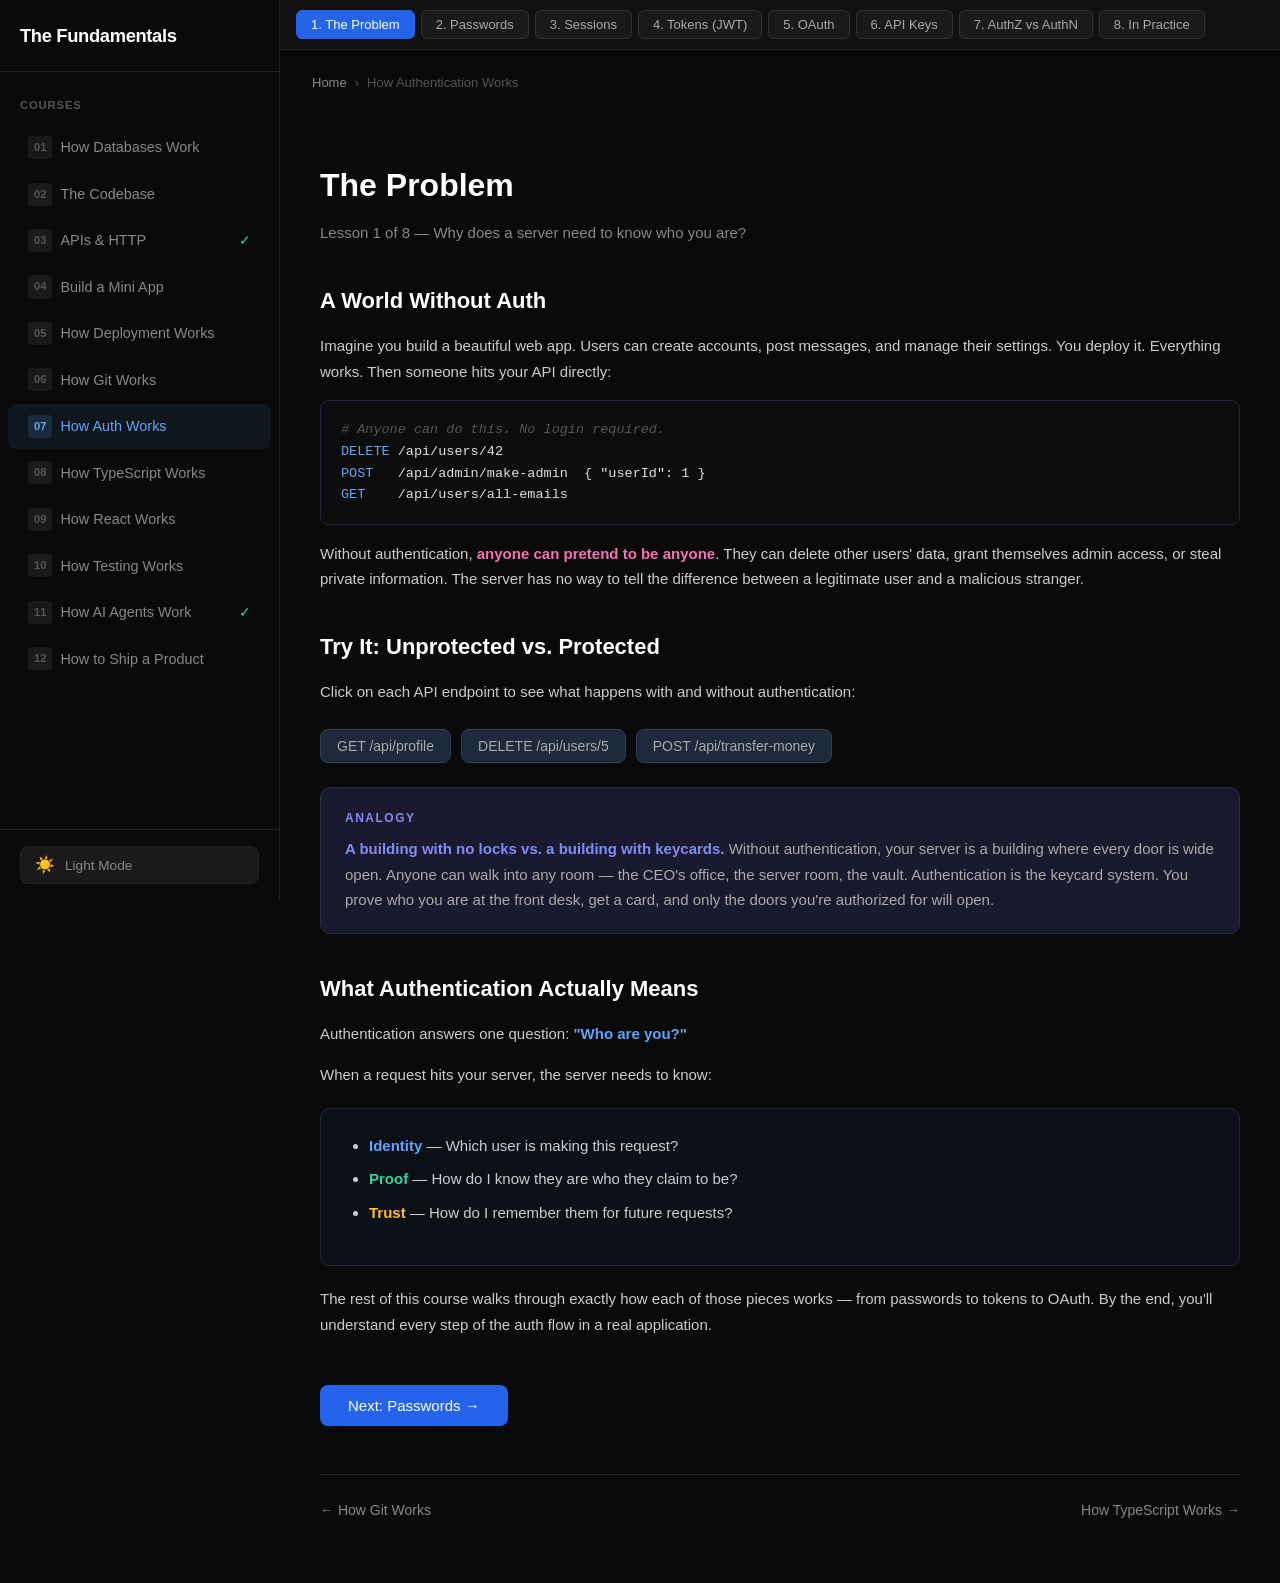
<file: lessons/authentication.html>
<!DOCTYPE html>
<html lang="en">
<head>
<meta charset="UTF-8">
<meta name="viewport" content="width=device-width, initial-scale=1.0">
<meta name="description" content="Learn how authentication works — passwords, hashing, sessions, cookies, JWT tokens, OAuth, and API keys.">
<link rel="icon" href="data:image/svg+xml,<svg xmlns='http://www.w3.org/2000/svg' viewBox='0 0 32 32'><rect x='2' y='4' width='28' height='5' rx='2' fill='%2334d399'/><rect x='2' y='11' width='28' height='5' rx='2' fill='%2360a5fa'/><rect x='2' y='18' width='28' height='5' rx='2' fill='%23c084fc'/><rect x='2' y='25' width='28' height='5' rx='2' fill='%23fbbf24'/></svg>">
<title>How Authentication Works — The Fundamentals</title>
<link rel="stylesheet" href="/css/shared.css">
<style>
body {
  background: var(--bg-primary);
  color: var(--text-secondary);
  font-family: -apple-system, BlinkMacSystemFont, 'Segoe UI', sans-serif;
  line-height: 1.7;
  overflow-x: hidden;
}

/* -- Code blocks -- */
pre {
  background: var(--bg-code);
  border: 1px solid var(--border-secondary);
  border-radius: 8px;
  padding: 16px 20px;
  overflow-x: auto;
  margin: 16px 0;
  font-family: 'SF Mono', Monaco, monospace;
  font-size: 14px;
  line-height: 1.6;
}
code {
  font-family: 'SF Mono', Monaco, monospace;
  font-size: 13px;
}

/* -- Diagram area -- */
.diagram-area {
  background: var(--bg-card);
  border: 1px solid var(--border-secondary);
  border-radius: 10px;
  padding: 24px;
  margin: 20px 0;
  min-height: 120px;
  position: relative;
  overflow: hidden;
}

/* -- Flow steps (reusable for login flow, OAuth flow, etc.) -- */
.flow-steps {
  display: flex;
  flex-direction: column;
  gap: 0;
  margin: 20px 0;
}
.flow-step {
  display: flex;
  align-items: flex-start;
  gap: 16px;
  padding: 16px;
  cursor: pointer;
  transition: all 0.2s;
  border-radius: 10px;
}
.flow-step:hover { background: var(--bg-tertiary); }
.flow-step.active-step { background: var(--bg-secondary); }
.flow-step.completed-step { opacity: 0.7; }
.flow-step-num {
  width: 32px;
  height: 32px;
  border-radius: 50%;
  background: var(--bg-btn);
  border: 2px solid var(--border-btn);
  display: flex;
  align-items: center;
  justify-content: center;
  font-size: 14px;
  font-weight: 700;
  color: var(--accent-blue);
  flex-shrink: 0;
  transition: all 0.3s;
}
.flow-step.completed-step .flow-step-num {
  background: #065f46;
  border-color: var(--accent-green);
  color: var(--accent-green);
}
.flow-step.active-step .flow-step-num {
  background: var(--bg-btn-selected);
  border-color: var(--border-btn-selected);
  box-shadow: 0 0 10px rgba(59,130,246,0.3);
}
.flow-step-content h4 { color: var(--text-secondary); font-size: 15px; margin-bottom: 4px; }
.flow-step-content p { color: var(--text-muted); font-size: 13px; margin: 0; }
.flow-connector {
  width: 2px;
  height: 16px;
  background: var(--border-primary);
  margin-left: 31px;
}

/* -- Compare layout (side-by-side) -- */
.compare-grid {
  display: grid;
  grid-template-columns: 1fr 1fr;
  gap: 16px;
  margin: 20px 0;
}
.compare-panel {
  background: var(--bg-secondary);
  border: 1px solid var(--border-primary);
  border-radius: 10px;
  padding: 20px;
}
.compare-panel h4 {
  font-size: 15px;
  color: var(--text-primary);
  margin-bottom: 8px;
}
.compare-panel p { font-size: 14px; margin-bottom: 0; }
.compare-panel.danger { border-color: #991b1b; }
.compare-panel.success { border-color: #065f46; }

/* -- JWT Viewer -- */
.jwt-viewer {
  display: flex;
  flex-direction: column;
  gap: 12px;
  margin: 20px 0;
}
.jwt-raw {
  background: var(--bg-code);
  border: 1px solid var(--border-secondary);
  border-radius: 8px;
  padding: 16px 20px;
  font-family: 'SF Mono', Monaco, monospace;
  font-size: 13px;
  word-break: break-all;
  line-height: 1.8;
}
.jwt-part-header { color: var(--accent-pink); }
.jwt-part-payload { color: var(--accent-purple); }
.jwt-part-signature { color: var(--accent-blue); }
.jwt-decoded {
  display: grid;
  grid-template-columns: 1fr 1fr 1fr;
  gap: 12px;
}
.jwt-section {
  background: var(--bg-secondary);
  border: 1px solid var(--border-primary);
  border-radius: 10px;
  padding: 16px;
  transition: border-color 0.3s, box-shadow 0.3s;
}
.jwt-section.highlight {
  box-shadow: 0 0 16px rgba(59, 130, 246, 0.15);
}
.jwt-section h5 {
  font-size: 12px;
  text-transform: uppercase;
  letter-spacing: 1px;
  margin-bottom: 10px;
}
.jwt-section pre {
  margin: 0;
  border: none;
  background: transparent;
  padding: 0;
  font-size: 13px;
}

/* -- OAuth diagram -- */
.oauth-diagram {
  display: flex;
  justify-content: center;
  align-items: center;
  gap: 20px;
  padding: 30px 0;
  flex-wrap: wrap;
}
.oauth-box {
  background: var(--bg-secondary);
  border: 1px solid var(--border-primary);
  border-radius: 14px;
  padding: 20px 24px;
  text-align: center;
  min-width: 140px;
  transition: border-color 0.3s, box-shadow 0.3s;
}
.oauth-box.active-box {
  border-color: var(--accent-blue);
  box-shadow: 0 0 16px rgba(96, 165, 250, 0.2);
}
.oauth-box h4 {
  color: var(--text-primary);
  margin-bottom: 4px;
  font-size: 15px;
}
.oauth-box p { color: var(--text-muted); font-size: 12px; margin: 0; }
.oauth-arrow {
  font-size: 24px;
  color: var(--border-btn);
  flex-shrink: 0;
  transition: color 0.3s;
}
.oauth-arrow.active-arrow { color: var(--accent-blue); }

/* -- Hash demo -- */
.hash-demo {
  display: flex;
  align-items: center;
  gap: 16px;
  margin: 16px 0;
  flex-wrap: wrap;
}
.hash-input-box {
  background: var(--bg-code);
  border: 1px solid var(--border-secondary);
  border-radius: 8px;
  padding: 12px 16px;
  font-family: 'SF Mono', Monaco, monospace;
  font-size: 14px;
  color: var(--accent-green);
  min-width: 180px;
}
.hash-input-box input {
  background: transparent;
  border: none;
  color: var(--accent-green);
  font-family: 'SF Mono', Monaco, monospace;
  font-size: 14px;
  width: 100%;
  outline: none;
}
.hash-input-box input::placeholder {
  color: var(--text-faint);
}
.hash-arrow {
  font-size: 24px;
  color: var(--accent-yellow);
}
.hash-output-box {
  background: var(--bg-code);
  border: 1px solid var(--border-secondary);
  border-radius: 8px;
  padding: 12px 16px;
  font-family: 'SF Mono', Monaco, monospace;
  font-size: 13px;
  color: var(--accent-pink);
  word-break: break-all;
  min-width: 180px;
  flex: 1;
}

/* -- Role demo -- */
.role-demo {
  display: grid;
  grid-template-columns: 1fr 1fr;
  gap: 16px;
  margin: 20px 0;
}
.role-card {
  background: var(--bg-secondary);
  border: 1px solid var(--border-primary);
  border-radius: 10px;
  padding: 20px;
  transition: border-color 0.3s;
}
.role-card.active-role { border-color: var(--accent-blue); }
.role-card h4 {
  color: var(--text-primary);
  font-size: 16px;
  margin-bottom: 8px;
}
.role-badge {
  display: inline-block;
  padding: 2px 10px;
  border-radius: 12px;
  font-size: 12px;
  font-weight: 600;
  margin-bottom: 12px;
}
.role-badge.admin { background: #7c3aed22; color: var(--accent-purple); border: 1px solid var(--accent-purple); }
.role-badge.viewer { background: #60a5fa22; color: var(--accent-blue); border: 1px solid var(--accent-blue); }
.endpoint-result {
  background: var(--bg-code);
  border: 1px solid var(--border-secondary);
  border-radius: 8px;
  padding: 12px 16px;
  font-family: 'SF Mono', Monaco, monospace;
  font-size: 13px;
  margin-top: 12px;
  min-height: 60px;
}

/* -- Building diagram -- */
.building-diagram {
  display: flex;
  justify-content: center;
  gap: 40px;
  padding: 30px 0;
  flex-wrap: wrap;
}
.building-box {
  text-align: center;
  min-width: 180px;
}
.building-icon {
  font-size: 64px;
  margin-bottom: 12px;
  display: block;
}
.building-box h4 {
  color: var(--text-primary);
  font-size: 15px;
  margin-bottom: 6px;
}
.building-box p {
  color: var(--text-muted);
  font-size: 13px;
  margin: 0;
}
.building-doors {
  display: flex;
  gap: 8px;
  justify-content: center;
  margin-top: 12px;
}
.door {
  width: 36px;
  height: 48px;
  border-radius: 6px 6px 0 0;
  display: flex;
  align-items: center;
  justify-content: center;
  font-size: 14px;
  transition: all 0.3s;
  cursor: pointer;
}
.door.open { background: var(--accent-green); color: var(--bg-primary); }
.door.locked { background: var(--bg-btn); border: 1px solid var(--border-btn); color: var(--text-faint); }
.door.locked:hover { border-color: var(--accent-blue); }

/* -- Expandable detail cards -- */
.detail-card {
  background: var(--bg-secondary);
  border: 1px solid var(--border-primary);
  border-radius: 10px;
  padding: 16px 20px;
  cursor: pointer;
  transition: all 0.2s;
  margin: 8px 0;
}
.detail-card:hover { border-color: var(--border-btn); }
.detail-card.expanded { border-color: var(--accent-blue); background: var(--bg-card); }
.detail-card-header {
  display: flex;
  align-items: center;
  gap: 12px;
}
.detail-card-num {
  width: 28px;
  height: 28px;
  border-radius: 50%;
  background: var(--bg-btn);
  display: flex;
  align-items: center;
  justify-content: center;
  font-size: 13px;
  font-weight: 700;
  color: var(--accent-blue);
  flex-shrink: 0;
}
.detail-card.expanded .detail-card-num { background: var(--bg-btn-selected); }
.detail-card-title {
  font-size: 15px;
  color: var(--accent-blue);
  font-weight: 600;
}
.detail-card-body {
  display: none;
  margin-top: 12px;
  padding-top: 12px;
  border-top: 1px solid var(--border-secondary);
  font-size: 14px;
  color: var(--text-dim);
  line-height: 1.7;
}
.detail-card.expanded .detail-card-body { display: block; }

/* -- Cookie flow (step animation) -- */
.cookie-flow {
  display: flex;
  flex-direction: column;
  gap: 12px;
  margin: 20px 0;
}
.cookie-step {
  display: flex;
  align-items: center;
  gap: 16px;
  padding: 14px 20px;
  background: var(--bg-secondary);
  border: 1px solid var(--border-primary);
  border-radius: 10px;
  opacity: 0.3;
  transition: all 0.4s;
}
.cookie-step.visible {
  opacity: 1;
}
.cookie-step.active-cookie {
  opacity: 1;
  border-color: var(--accent-blue);
  background: var(--bg-card);
}
.cookie-step-icon {
  font-size: 20px;
  flex-shrink: 0;
  width: 32px;
  text-align: center;
}
.cookie-step-text {
  font-size: 14px;
  color: var(--text-body);
}
.cookie-step-text strong { color: var(--text-primary); }

/* -- Middleware code flow -- */
.middleware-flow {
  display: flex;
  flex-direction: column;
  gap: 0;
  margin: 20px 0;
}
.middleware-layer {
  background: var(--bg-secondary);
  border: 1px solid var(--border-primary);
  border-radius: 10px;
  padding: 16px 20px;
  margin: 4px 0;
  transition: all 0.3s;
  cursor: pointer;
}
.middleware-layer:hover { border-color: var(--border-btn); }
.middleware-layer.active-layer {
  border-color: var(--accent-blue);
  background: var(--bg-card);
}
.middleware-layer h4 {
  color: var(--text-primary);
  font-size: 14px;
  margin-bottom: 4px;
}
.middleware-layer p {
  color: var(--text-muted);
  font-size: 13px;
  margin: 0;
}
.middleware-arrow {
  text-align: center;
  color: var(--border-btn);
  font-size: 18px;
  padding: 2px 0;
}

/* -- Fade-in animation -- */
.fade-in {
  animation: fadeIn 0.4s ease;
}
@keyframes fadeIn {
  from { opacity: 0; transform: translateY(12px); }
  to { opacity: 1; transform: translateY(0); }
}

/* -- Lists -- */
ul, ol { padding-left: 24px; margin-bottom: 16px; }
li { margin-bottom: 8px; color: var(--text-body); }

/* -- Scrollbar -- */
::-webkit-scrollbar { width: 6px; }
::-webkit-scrollbar-track { background: var(--bg-primary); }
::-webkit-scrollbar-thumb { background: var(--border-nav-btn); border-radius: 3px; }

/* -- Responsive -- */
@media (max-width: 640px) {
  .compare-grid { grid-template-columns: 1fr; }
  .jwt-decoded { grid-template-columns: 1fr; }
  .role-demo { grid-template-columns: 1fr; }
  .building-diagram { flex-direction: column; align-items: center; }
  .oauth-diagram { flex-direction: column; }
  .oauth-arrow { transform: rotate(90deg); }
}
</style>
</head>
<body>

<div class="sidebar-overlay" id="sidebar-overlay"></div>
<aside class="sidebar" id="sidebar">
  <div class="sidebar-header">
    <a href="/index.html" class="sidebar-logo">The Fundamentals</a>
  </div>
  <nav class="sidebar-nav">
    <div class="sidebar-section-title">Courses</div>
    <a href="/lessons/databases.html" class="sidebar-link" data-course="databases">
      <span class="sidebar-num">01</span> How Databases Work
    </a>
    <a href="/lessons/codebase.html" class="sidebar-link" data-course="codebase">
      <span class="sidebar-num">02</span> The Codebase
    </a>
    <a href="/lessons/apis.html" class="sidebar-link" data-course="apis">
      <span class="sidebar-num">03</span> APIs &amp; HTTP
    </a>
    <a href="/lessons/build.html" class="sidebar-link" data-course="build">
      <span class="sidebar-num">04</span> Build a Mini App
    </a>
    <a href="/lessons/deployment.html" class="sidebar-link" data-course="deployment">
      <span class="sidebar-num">05</span> How Deployment Works
    </a>
    <a href="/lessons/git.html" class="sidebar-link" data-course="git">
      <span class="sidebar-num">06</span> How Git Works
    </a>
    <a href="/lessons/authentication.html" class="sidebar-link" data-course="authentication" aria-current="page">
      <span class="sidebar-num">07</span> How Auth Works
    </a>
    <a href="/lessons/typescript.html" class="sidebar-link" data-course="typescript">
      <span class="sidebar-num">08</span> How TypeScript Works
    </a>
    <a href="/lessons/react.html" class="sidebar-link" data-course="react">
      <span class="sidebar-num">09</span> How React Works
    </a>
    <a href="/lessons/testing.html" class="sidebar-link" data-course="testing">
      <span class="sidebar-num">10</span> How Testing Works
    </a>
    <a href="/lessons/ai-agents.html" class="sidebar-link" data-course="ai-agents">
      <span class="sidebar-num">11</span> How AI Agents Work
    </a>
    <a href="/lessons/shipping.html" class="sidebar-link" data-course="shipping">
      <span class="sidebar-num">12</span> How to Ship a Product
    </a>
  </nav>
  <div class="sidebar-footer">
    <button class="theme-toggle" id="theme-toggle">
      <span class="theme-icon" id="theme-icon">&#9728;&#65039;</span>
      <span class="theme-label" id="theme-label">Light Mode</span>
    </button>
  </div>
</aside>
<button class="sidebar-toggle" id="sidebar-toggle">&#9776;</button>

<div class="content-wrapper">

<div class="breadcrumb"><a href="/index.html">Home</a><span class="sep">›</span><span>How Authentication Works</span></div>

<!-- Top Nav -->
<nav class="top-nav" id="topNav">
  <button class="nav-btn active" onclick="goToLesson(0)">1. The Problem</button>
  <button class="nav-btn" onclick="goToLesson(1)">2. Passwords</button>
  <button class="nav-btn" onclick="goToLesson(2)">3. Sessions</button>
  <button class="nav-btn" onclick="goToLesson(3)">4. Tokens (JWT)</button>
  <button class="nav-btn" onclick="goToLesson(4)">5. OAuth</button>
  <button class="nav-btn" onclick="goToLesson(5)">6. API Keys</button>
  <button class="nav-btn" onclick="goToLesson(6)">7. AuthZ vs AuthN</button>
  <button class="nav-btn" onclick="goToLesson(7)">8. In Practice</button>
</nav>

<div class="container">

<!-- ============================================================
     LESSON 1: THE PROBLEM
     ============================================================ -->
<div class="lesson active" id="lesson0">
  <h1>The Problem</h1>
  <p class="subtitle">Lesson 1 of 8 &mdash; Why does a server need to know who you are?</p>

  <h2>A World Without Auth</h2>
  <p>Imagine you build a beautiful web app. Users can create accounts, post messages, and manage their settings. You deploy it. Everything works. Then someone hits your API directly:</p>

  <pre class="code-block"><span class="cmt"># Anyone can do this. No login required.</span>
<span class="fn">DELETE</span> /api/users/42
<span class="fn">POST</span>   /api/admin/make-admin  { "userId": 1 }
<span class="fn">GET</span>    /api/users/all-emails</pre>

  <p>Without authentication, <strong style="color:var(--accent-pink);">anyone can pretend to be anyone</strong>. They can delete other users' data, grant themselves admin access, or steal private information. The server has no way to tell the difference between a legitimate user and a malicious stranger.</p>

  <h2>Try It: Unprotected vs. Protected</h2>
  <p>Click on each API endpoint to see what happens with and without authentication:</p>

  <div class="btn-row" id="apiDemoBtns">
    <button class="ibtn" onclick="showApiDemo(0, this)">GET /api/profile</button>
    <button class="ibtn" onclick="showApiDemo(1, this)">DELETE /api/users/5</button>
    <button class="ibtn" onclick="showApiDemo(2, this)">POST /api/transfer-money</button>
  </div>

  <div id="apiDemoResult" style="display:none;"></div>

  <div class="analogy">
    <div class="analogy-label">Analogy</div>
    <p><strong>A building with no locks vs. a building with keycards.</strong> Without authentication, your server is a building where every door is wide open. Anyone can walk into any room &mdash; the CEO's office, the server room, the vault. Authentication is the keycard system. You prove who you are at the front desk, get a card, and only the doors you're authorized for will open.</p>
  </div>

  <h2>What Authentication Actually Means</h2>
  <p>Authentication answers one question: <strong style="color:var(--accent-blue);">"Who are you?"</strong></p>

  <p>When a request hits your server, the server needs to know:</p>

  <div class="card">
    <ul>
      <li><strong style="color:var(--accent-blue);">Identity</strong> &mdash; Which user is making this request?</li>
      <li><strong style="color:var(--accent-green);">Proof</strong> &mdash; How do I know they are who they claim to be?</li>
      <li><strong style="color:var(--accent-yellow);">Trust</strong> &mdash; How do I remember them for future requests?</li>
    </ul>
  </div>

  <p>The rest of this course walks through exactly how each of those pieces works &mdash; from passwords to tokens to OAuth. By the end, you'll understand every step of the auth flow in a real application.</p>

  <button class="next-btn" onclick="goToLesson(1)">Next: Passwords &rarr;</button>
</div>

<!-- ============================================================
     LESSON 2: PASSWORDS
     ============================================================ -->
<div class="lesson" id="lesson1">
  <h1>Passwords &amp; Hashing</h1>
  <p class="subtitle">Lesson 2 of 8 &mdash; How the server checks your password without knowing it</p>

  <h2>The Naive Approach</h2>
  <p>The obvious way to handle passwords: store them in a database table.</p>

  <pre class="code-block"><span class="cmt">-- DON'T DO THIS. Ever.</span>
<span class="kw">SELECT</span> * <span class="kw">FROM</span> users;

| id | email              | password     |
|----|--------------------| -------------|
| 1  | alice@example.com  | hunter42     |
| 2  | bob@example.com    | p@ssw0rd     |
| 3  | carol@example.com  | letmein123   |</pre>

  <p style="color:var(--accent-pink);">This is a catastrophe waiting to happen.</p>
  <p>If anyone gains access to your database &mdash; a hacker, a rogue employee, a backup that leaks &mdash; they have <em>every user's actual password</em>. And since most people reuse passwords, those credentials likely work on their bank, email, and social accounts too.</p>

  <h2>The Solution: Hashing</h2>
  <p>Instead of storing the password, you store a <strong>hash</strong> of the password. A hash is a one-way mathematical function that turns any input into a fixed-length scrambled string. The critical property: <strong style="color:var(--accent-yellow);">you cannot reverse it</strong>.</p>

  <h3>Interactive: Watch Hashing in Action</h3>
  <p>Type a password below and see what the hash looks like:</p>

  <div class="hash-demo">
    <div class="hash-input-box">
      <input type="text" id="hashInput" placeholder="Type a password..." oninput="updateHash()" maxlength="40">
    </div>
    <div class="hash-arrow">&#8594;</div>
    <div class="hash-output-box" id="hashOutput">
      <span style="color:var(--text-faint);">hash will appear here...</span>
    </div>
  </div>

  <p style="font-size:14px; color:var(--text-muted);">Try changing even one character. The entire hash changes completely.</p>

  <div class="btn-row">
    <button class="ibtn" onclick="setHashExample('password123')">Try "password123"</button>
    <button class="ibtn" onclick="setHashExample('password124')">Try "password124"</button>
    <button class="ibtn" onclick="setHashExample('Password123')">Try "Password123"</button>
  </div>

  <div id="hashComparison" class="card" style="display:none;"></div>

  <h2>How Login Works with Hashes</h2>
  <p>When a user creates an account, you hash their password and store the hash. When they log in, you hash the password they type and compare it to the stored hash:</p>

  <div class="compare-grid">
    <div class="compare-panel">
      <h4 style="color:var(--accent-green);">Sign Up</h4>
      <p style="color:var(--text-body); font-size:14px;">1. User types "hunter42"</p>
      <p style="color:var(--text-body); font-size:14px;">2. Server hashes it: <code>$2b$10$Kx...</code></p>
      <p style="color:var(--text-body); font-size:14px;">3. Server stores the hash in database</p>
    </div>
    <div class="compare-panel">
      <h4 style="color:var(--accent-blue);">Log In</h4>
      <p style="color:var(--text-body); font-size:14px;">1. User types "hunter42"</p>
      <p style="color:var(--text-body); font-size:14px;">2. Server hashes it: <code>$2b$10$Kx...</code></p>
      <p style="color:var(--text-body); font-size:14px;">3. Hashes match? You're in!</p>
    </div>
  </div>

  <h2>Salt: Preventing Rainbow Tables</h2>
  <p>There's a problem with plain hashing: if two users have the same password, they'll have the same hash. An attacker could precompute hashes for common passwords (a "rainbow table") and look them up.</p>

  <p>The fix: <strong style="color:var(--accent-yellow);">salt</strong>. Before hashing, the server adds a random string (the salt) to your password. Each user gets a different salt, so even identical passwords produce different hashes.</p>

  <pre class="code-block"><span class="cmt">// Without salt (bad) - same password = same hash</span>
hash(<span class="str">"password123"</span>) <span class="cmt">// always: 5f4dcc3b...</span>

<span class="cmt">// With salt (good) - same password = different hash every time</span>
hash(<span class="str">"a9xK2m"</span> + <span class="str">"password123"</span>) <span class="cmt">// ef92b778...</span>
hash(<span class="str">"q3Rv8p"</span> + <span class="str">"password123"</span>) <span class="cmt">// 1a4f6c92...</span></pre>

  <h2>bcrypt: The Industry Standard</h2>
  <p>In practice, you use <strong>bcrypt</strong> &mdash; a hashing algorithm designed specifically for passwords. It automatically handles salting, and it's intentionally slow (to make brute-force attacks impractical).</p>

  <pre class="code-block"><span class="kw">import</span> bcrypt <span class="kw">from</span> <span class="str">'bcrypt'</span>;

<span class="cmt">// Sign up: hash the password</span>
<span class="kw">const</span> hash = <span class="kw">await</span> bcrypt.<span class="fn">hash</span>(<span class="str">'hunter42'</span>, <span class="typ">10</span>);
<span class="cmt">// hash = "$2b$10$Kx9Z8Yq3..." (includes salt + hash)</span>

<span class="cmt">// Log in: compare password to stored hash</span>
<span class="kw">const</span> isValid = <span class="kw">await</span> bcrypt.<span class="fn">compare</span>(<span class="str">'hunter42'</span>, storedHash);
<span class="cmt">// isValid = true</span></pre>

  <div class="analogy">
    <div class="analogy-label">Analogy</div>
    <p><strong>Hashing is like a paper shredder.</strong> You feed a document (your password) into the shredder and get a pile of confetti (the hash). You can always shred the same document and get the same pattern of confetti. But you cannot reassemble the confetti back into the original document. That's what makes it secure &mdash; even if someone steals all your hashes, they can't recover the passwords.</p>
  </div>

  <button class="next-btn" onclick="goToLesson(2)">Next: Sessions &amp; Cookies &rarr;</button>
</div>

<!-- ============================================================
     LESSON 3: SESSIONS & COOKIES
     ============================================================ -->
<div class="lesson" id="lesson2">
  <h1>Sessions &amp; Cookies</h1>
  <p class="subtitle">Lesson 3 of 8 &mdash; How the server remembers you after login</p>

  <h2>The Problem After Login</h2>
  <p>OK, so the user logs in with their email and password. The server checks the hash, and it matches. Great &mdash; the user is authenticated. But then they click to another page.</p>

  <p>HTTP is <strong>stateless</strong>. Each request is independent. The server has no memory of the previous request. It's like having a conversation where you forget everything after each sentence.</p>

  <p>So how does the server know that the next request comes from the same user who just logged in?</p>

  <h2>Sessions: A Temporary Pass</h2>
  <p>When the user logs in successfully, the server creates a <strong>session</strong> &mdash; a record that says "this user is currently logged in." The session gets a unique ID (a long random string).</p>

  <pre class="code-block"><span class="cmt">// Server creates a session after successful login</span>
<span class="kw">const</span> session = {
  id: <span class="str">"abc123xyz789"</span>,
  userId: <span class="typ">42</span>,
  createdAt: <span class="str">"2026-06-18T10:00:00Z"</span>,
  expiresAt: <span class="str">"2026-06-19T10:00:00Z"</span>
};</pre>

  <h2>Cookies: Delivering the Pass</h2>
  <p>The server sends the session ID to the browser as a <strong>cookie</strong>. A cookie is a small piece of data that the browser stores and <em>automatically includes in every future request</em> to that server.</p>

  <pre class="code-block"><span class="cmt">// Server response header</span>
<span class="fn">Set-Cookie</span>: <span class="str">sessionId=abc123xyz789; HttpOnly; Secure; Path=/</span></pre>

  <p>The browser receives this, stores the cookie, and from now on, every time it makes a request to your server, it automatically attaches the cookie. The server reads the session ID from the cookie, looks it up, and knows who you are.</p>

  <h2>Interactive: The Login Flow</h2>
  <p>Click "Next Step" to walk through the entire login flow:</p>

  <div class="cookie-flow" id="cookieFlow">
    <div class="cookie-step visible active-cookie" id="cstep0">
      <div class="cookie-step-icon">&#9997;</div>
      <div class="cookie-step-text"><strong>User types email and password</strong> into the login form and clicks "Sign In"</div>
    </div>
    <div class="cookie-step" id="cstep1">
      <div class="cookie-step-icon">&#128272;</div>
      <div class="cookie-step-text"><strong>Server receives the request</strong> and hashes the password. Compares hash to database.</div>
    </div>
    <div class="cookie-step" id="cstep2">
      <div class="cookie-step-icon">&#9989;</div>
      <div class="cookie-step-text"><strong>Hash matches!</strong> The server creates a session: <code>{ id: "abc123", userId: 42 }</code></div>
    </div>
    <div class="cookie-step" id="cstep3">
      <div class="cookie-step-icon">&#127850;</div>
      <div class="cookie-step-text"><strong>Server sends a cookie</strong> back in the response: <code>Set-Cookie: sessionId=abc123</code></div>
    </div>
    <div class="cookie-step" id="cstep4">
      <div class="cookie-step-icon">&#128190;</div>
      <div class="cookie-step-text"><strong>Browser stores the cookie</strong> automatically. You never see it, but it's there.</div>
    </div>
    <div class="cookie-step" id="cstep5">
      <div class="cookie-step-icon">&#128640;</div>
      <div class="cookie-step-text"><strong>Next request includes the cookie.</strong> Browser sends <code>Cookie: sessionId=abc123</code> with every request.</div>
    </div>
    <div class="cookie-step" id="cstep6">
      <div class="cookie-step-icon">&#128100;</div>
      <div class="cookie-step-text"><strong>Server reads the cookie,</strong> looks up session "abc123", finds userId 42. It knows who you are!</div>
    </div>
  </div>

  <div class="btn-row">
    <button class="ibtn" id="cookiePrevBtn" onclick="cookieFlowStep(-1)" style="opacity:0.4;">&#8592; Previous</button>
    <button class="ibtn" id="cookieNextBtn" onclick="cookieFlowStep(1)">Next Step &#8594;</button>
    <button class="ibtn" onclick="cookieFlowReset()">Reset</button>
  </div>
  <p id="cookieFlowStatus" style="font-size:13px; color:var(--text-muted); margin-top:8px;">Step 1 of 7</p>

  <div class="analogy">
    <div class="analogy-label">Analogy</div>
    <p><strong>A wristband at a concert.</strong> You show your ticket at the gate (password). The staff verifies it and gives you a wristband (cookie). For the rest of the event, you just flash your wristband to get into any area &mdash; you don't need to show your ticket again. The wristband is proof that you already verified your identity.</p>
  </div>

  <h2>Important Cookie Properties</h2>
  <div class="card">
    <ul>
      <li><strong style="color:var(--accent-blue);">HttpOnly</strong> &mdash; JavaScript cannot access the cookie (prevents XSS attacks from stealing it)</li>
      <li><strong style="color:var(--accent-green);">Secure</strong> &mdash; Cookie is only sent over HTTPS (prevents network eavesdropping)</li>
      <li><strong style="color:var(--accent-yellow);">SameSite</strong> &mdash; Cookie is only sent with requests from your own site (prevents CSRF attacks)</li>
      <li><strong style="color:var(--accent-purple);">Expires / Max-Age</strong> &mdash; How long the cookie lasts (session cookies expire when you close the browser)</li>
    </ul>
  </div>

  <button class="next-btn" onclick="goToLesson(3)">Next: Tokens (JWT) &rarr;</button>
</div>

<!-- ============================================================
     LESSON 4: TOKENS (JWT)
     ============================================================ -->
<div class="lesson" id="lesson3">
  <h1>Tokens (JWT)</h1>
  <p class="subtitle">Lesson 4 of 8 &mdash; The token IS the proof</p>

  <h2>The Limitation of Sessions</h2>
  <p>Sessions work great, but they have a drawback: the server has to <em>store</em> every active session. If you have a million users logged in, that's a million sessions to keep track of. And if you have multiple servers, they all need access to the same session store.</p>

  <h2>JWT: JSON Web Tokens</h2>
  <p>A JWT is a different approach. Instead of the server storing session data, it <strong>encodes all the information into the token itself</strong>. The token contains your identity, and it's cryptographically signed so it can't be tampered with.</p>

  <p>The server doesn't need to look anything up &mdash; it just reads the token and verifies the signature.</p>

  <h2>Interactive: Decode a JWT</h2>
  <p>A JWT has three parts, separated by dots. Click each part to decode it:</p>

  <div class="jwt-viewer">
    <div class="jwt-raw" id="jwtRaw">
      <span class="jwt-part-header" style="cursor:pointer;" onclick="highlightJWTPart(0)">eyJhbGciOiJIUzI1NiIsInR5cCI6IkpXVCJ9</span><span style="color:var(--text-faint);">.</span><span class="jwt-part-payload" style="cursor:pointer;" onclick="highlightJWTPart(1)">eyJ1c2VySWQiOjQyLCJlbWFpbCI6ImFsaWNlQGV4YW1wbGUuY29tIiwicm9sZSI6ImFkbWluIiwiaWF0IjoxNzE4NzA5MjAwLCJleHAiOjE3MTg3OTU2MDB9</span><span style="color:var(--text-faint);">.</span><span class="jwt-part-signature" style="cursor:pointer;" onclick="highlightJWTPart(2)">SflKxwRJSMeKKF2QT4fwpMeJf36POk6yJV_adQssw5c</span>
    </div>

    <div class="jwt-decoded" id="jwtDecoded">
      <div class="jwt-section" id="jwtSection0" onclick="highlightJWTPart(0)" style="cursor:pointer;">
        <h5 style="color:var(--accent-pink);">Header</h5>
        <pre>{
  "<span class="fn">alg</span>": "<span class="str">HS256</span>",
  "<span class="fn">typ</span>": "<span class="str">JWT</span>"
}</pre>
        <p style="font-size:12px; color:var(--text-muted); margin:8px 0 0;">The algorithm used to sign the token</p>
      </div>
      <div class="jwt-section" id="jwtSection1" onclick="highlightJWTPart(1)" style="cursor:pointer;">
        <h5 style="color:var(--accent-purple);">Payload</h5>
        <pre>{
  "<span class="fn">userId</span>": <span class="typ">42</span>,
  "<span class="fn">email</span>": "<span class="str">alice@example.com</span>",
  "<span class="fn">role</span>": "<span class="str">admin</span>",
  "<span class="fn">iat</span>": <span class="typ">1718709200</span>,
  "<span class="fn">exp</span>": <span class="typ">1718795600</span>
}</pre>
        <p style="font-size:12px; color:var(--text-muted); margin:8px 0 0;">The actual data &mdash; who you are and when the token expires</p>
      </div>
      <div class="jwt-section" id="jwtSection2" onclick="highlightJWTPart(2)" style="cursor:pointer;">
        <h5 style="color:var(--accent-blue);">Signature</h5>
        <pre>HMACSHA256(
  base64(header) + "." +
  base64(payload),
  <span class="str">secret_key</span>
)</pre>
        <p style="font-size:12px; color:var(--text-muted); margin:8px 0 0;">Proof the token hasn't been tampered with</p>
      </div>
    </div>
  </div>

  <h2>How JWT Signing Works</h2>
  <p>The signature is the key security feature. The server has a <strong>secret key</strong> that only it knows. It takes the header + payload, runs them through a signing algorithm with the secret key, and produces the signature.</p>

  <p>Click to see what happens when someone tries to tamper with a JWT:</p>

  <div class="btn-row" id="jwtTamperBtns">
    <button class="ibtn" onclick="showJWTTamper(0, this)">Valid token</button>
    <button class="ibtn" onclick="showJWTTamper(1, this)">Change role to "admin"</button>
    <button class="ibtn" onclick="showJWTTamper(2, this)">Change userId to 1</button>
  </div>
  <div id="jwtTamperResult" class="card" style="display:none;"></div>

  <h2>Sessions vs. JWTs</h2>
  <div class="compare-grid">
    <div class="compare-panel">
      <h4 style="color:var(--accent-purple);">Sessions</h4>
      <ul style="font-size:14px;">
        <li>Server stores session data</li>
        <li>Cookie contains only the session ID</li>
        <li>Easy to invalidate (delete from server)</li>
        <li>Requires a session store (database/Redis)</li>
      </ul>
    </div>
    <div class="compare-panel">
      <h4 style="color:var(--accent-blue);">JWT</h4>
      <ul style="font-size:14px;">
        <li>Server stores nothing</li>
        <li>Token contains all user data</li>
        <li>Can't be easily invalidated before expiry</li>
        <li>Scales well across multiple servers</li>
      </ul>
    </div>
  </div>

  <div class="analogy">
    <div class="analogy-label">Analogy</div>
    <p><strong>A JWT is like a driver's license.</strong> It contains your information (name, address, date of birth) and has a hologram (signature) that proves it's real. A police officer doesn't need to call the DMV to verify you &mdash; they can read the license and check the hologram right there. But if someone peels off the hologram and sticks it on a fake ID, the hologram won't match, and the fraud is detected.</p>
  </div>

  <button class="next-btn" onclick="goToLesson(4)">Next: OAuth &rarr;</button>
</div>

<!-- ============================================================
     LESSON 5: OAUTH
     ============================================================ -->
<div class="lesson" id="lesson4">
  <h1>OAuth &mdash; "Login with Google"</h1>
  <p class="subtitle">Lesson 5 of 8 &mdash; How third-party login works</p>

  <h2>The Idea</h2>
  <p>You've seen those "Sign in with Google" or "Login with GitHub" buttons. They're convenient because you don't need to create a new password for every app. But what's actually happening behind the scenes?</p>

  <p>The protocol that makes this work is called <strong>OAuth 2.0</strong>. It lets your app delegate authentication to a trusted provider (Google, GitHub, etc.) without ever seeing the user's password.</p>

  <h2>Interactive: The OAuth Flow</h2>
  <p>Click through each step to see what happens when you click "Sign in with Google":</p>

  <div class="oauth-diagram" id="oauthDiagram">
    <div class="oauth-box" id="oauthApp">
      <h4>Your App</h4>
      <p>paperclip.dev</p>
    </div>
    <div class="oauth-arrow" id="oauthArrow1">&#8594;</div>
    <div class="oauth-box" id="oauthProvider">
      <h4>Google</h4>
      <p>accounts.google.com</p>
    </div>
    <div class="oauth-arrow" id="oauthArrow2">&#8594;</div>
    <div class="oauth-box" id="oauthUser">
      <h4>User</h4>
      <p>alice@gmail.com</p>
    </div>
  </div>

  <div class="flow-steps" id="oauthSteps">
    <div class="flow-step active-step" onclick="selectOAuthStep(0)">
      <div class="flow-step-num">1</div>
      <div class="flow-step-content">
        <h4>User clicks "Sign in with Google"</h4>
        <p>Your app redirects the user to Google's login page</p>
      </div>
    </div>
    <div class="flow-connector"></div>
    <div class="flow-step" onclick="selectOAuthStep(1)">
      <div class="flow-step-num">2</div>
      <div class="flow-step-content">
        <h4>User logs into Google</h4>
        <p>Google shows the consent screen: "Paperclip wants to access your email and profile"</p>
      </div>
    </div>
    <div class="flow-connector"></div>
    <div class="flow-step" onclick="selectOAuthStep(2)">
      <div class="flow-step-num">3</div>
      <div class="flow-step-content">
        <h4>User clicks "Allow"</h4>
        <p>Google redirects back to your app with an authorization code</p>
      </div>
    </div>
    <div class="flow-connector"></div>
    <div class="flow-step" onclick="selectOAuthStep(3)">
      <div class="flow-step-num">4</div>
      <div class="flow-step-content">
        <h4>Your app exchanges the code for a token</h4>
        <p>Server-to-server request: your app sends the code + your app's secret to Google</p>
      </div>
    </div>
    <div class="flow-connector"></div>
    <div class="flow-step" onclick="selectOAuthStep(4)">
      <div class="flow-step-num">5</div>
      <div class="flow-step-content">
        <h4>Google sends back an access token</h4>
        <p>Your app can now use this token to fetch the user's profile from Google</p>
      </div>
    </div>
    <div class="flow-connector"></div>
    <div class="flow-step" onclick="selectOAuthStep(5)">
      <div class="flow-step-num">6</div>
      <div class="flow-step-content">
        <h4>Your app creates a session/JWT</h4>
        <p>User is now logged in! Your app creates its own session or JWT for future requests.</p>
      </div>
    </div>
  </div>

  <div id="oauthDetail" class="card fade-in">
    <p id="oauthDetailText" style="color:var(--text-body); margin:0;">
      <strong style="color:var(--accent-blue);">Step 1: The Redirect</strong><br><br>
      When the user clicks "Sign in with Google," your app doesn't handle any passwords. Instead, it constructs a URL and redirects the browser to Google:
    </p>
    <pre id="oauthDetailCode" style="margin-top:12px;"><span class="fn">GET</span> https://accounts.google.com/oauth/authorize
  ?<span class="fn">client_id</span>=<span class="str">YOUR_APP_ID</span>
  &<span class="fn">redirect_uri</span>=<span class="str">https://paperclip.dev/callback</span>
  &<span class="fn">scope</span>=<span class="str">email profile</span>
  &<span class="fn">response_type</span>=<span class="str">code</span></pre>
  </div>

  <div class="analogy">
    <div class="analogy-label">Analogy</div>
    <p><strong>A hotel giving you a room key authorized by the building owner.</strong> You (the user) want to check into a hotel (your app). Instead of the hotel verifying your identity directly, they call the building owner (Google) who already knows you. The building owner confirms your identity and tells the hotel "Yes, give them access." The hotel then gives you your own room key (session/JWT). You never showed the hotel your personal documents &mdash; the building owner vouched for you.</p>
  </div>

  <h2>Why OAuth is Popular</h2>
  <div class="card">
    <ul>
      <li><strong style="color:var(--accent-blue);">No passwords to manage</strong> &mdash; Your app never touches user passwords</li>
      <li><strong style="color:var(--accent-green);">Users trust it</strong> &mdash; They already have Google/GitHub accounts</li>
      <li><strong style="color:var(--accent-yellow);">Scoped access</strong> &mdash; You only request what you need (email, profile, repos)</li>
      <li><strong style="color:var(--accent-purple);">Revocable</strong> &mdash; Users can revoke access from Google's settings anytime</li>
    </ul>
  </div>

  <button class="next-btn" onclick="goToLesson(5)">Next: API Keys &rarr;</button>
</div>

<!-- ============================================================
     LESSON 6: API KEYS
     ============================================================ -->
<div class="lesson" id="lesson5">
  <h1>API Keys</h1>
  <p class="subtitle">Lesson 6 of 8 &mdash; How machines authenticate</p>

  <h2>Not Everything is a Human</h2>
  <p>So far we've talked about humans logging in with passwords or Google accounts. But what about automated systems, scripts, and agents? They can't type a password or click "Login with Google."</p>

  <p>For machine-to-machine authentication, we use <strong>API keys</strong>: long, random secret strings that identify the caller.</p>

  <h2>What an API Key Looks Like</h2>
  <p>Click to reveal a sample API key:</p>

  <div class="btn-row">
    <button class="ibtn" id="revealKeyBtn" onclick="revealApiKey()">Reveal API Key</button>
    <button class="ibtn" onclick="hideApiKey()">Hide</button>
  </div>

  <div id="apiKeyDisplay" class="card" style="display:none;">
    <p style="font-size:12px; color:var(--text-muted); margin-bottom:8px;">Your Paperclip API Key:</p>
    <pre style="margin:0;"><span class="str">pk_live_a8Kz9mR4xQ2vL7nB3wY5jF6hP0dC1eT8uI4oS</span></pre>
    <p style="font-size:13px; color:var(--accent-pink); margin-top:12px; margin-bottom:0;">Never share this key or commit it to Git. Treat it like a password.</p>
  </div>

  <h2>How API Keys Are Used</h2>
  <p>The key is included in the request headers. The server reads the header, looks up the key in its database, and determines who (or what) is making the request.</p>

  <pre class="code-block"><span class="cmt"># Include API key in the Authorization header</span>
<span class="fn">GET</span> /api/paperclips
<span class="fn">Host</span>: api.paperclip.dev
<span class="fn">Authorization</span>: <span class="str">Bearer pk_live_a8Kz9mR4xQ2vL7nB3wY5jF6hP0dC1eT8uI4oS</span></pre>

  <pre class="code-block"><span class="cmt">// Server-side: checking the API key</span>
<span class="kw">function</span> <span class="fn">authenticateApiKey</span>(req, res, next) {
  <span class="kw">const</span> key = req.headers.authorization?.<span class="fn">replace</span>(<span class="str">'Bearer '</span>, <span class="str">''</span>);

  <span class="kw">const</span> agent = <span class="kw">await</span> db.<span class="fn">query</span>(
    <span class="str">'SELECT * FROM api_keys WHERE key = $1'</span>,
    [key]
  );

  <span class="kw">if</span> (!agent) {
    <span class="kw">return</span> res.<span class="fn">status</span>(<span class="typ">401</span>).<span class="fn">json</span>({ error: <span class="str">'Invalid API key'</span> });
  }

  req.agent = agent;
  <span class="fn">next</span>();
}</pre>

  <h2>Interactive: Test an API Key</h2>
  <p>Try making requests with different API keys:</p>

  <div class="btn-row" id="apiKeyTestBtns">
    <button class="ibtn" onclick="testApiKey(0, this)">Valid key</button>
    <button class="ibtn" onclick="testApiKey(1, this)">Invalid key</button>
    <button class="ibtn" onclick="testApiKey(2, this)">Expired key</button>
    <button class="ibtn" onclick="testApiKey(3, this)">No key</button>
  </div>
  <div id="apiKeyTestResult" class="card" style="display:none;"></div>

  <h2>Rate Limiting</h2>
  <p>API keys also enable <strong>rate limiting</strong> &mdash; controlling how many requests a key can make. This prevents abuse and ensures fair usage.</p>

  <pre class="code-block"><span class="cmt">// Rate limit: 100 requests per minute per API key</span>
<span class="fn">GET</span> /api/paperclips
<span class="fn">X-RateLimit-Limit</span>: <span class="typ">100</span>
<span class="fn">X-RateLimit-Remaining</span>: <span class="typ">73</span>
<span class="fn">X-RateLimit-Reset</span>: <span class="typ">1718709260</span></pre>

  <div class="analogy">
    <div class="analogy-label">Analogy</div>
    <p><strong>A backstage pass.</strong> It doesn't have your photo or say who you are, but it proves you're allowed in. Anyone holding the pass gets access. That's why you guard it carefully &mdash; if someone copies your backstage pass, they get the same access you have. And the venue can revoke it at any time by telling security to stop accepting that pass number.</p>
  </div>

  <h2>API Keys vs. Passwords vs. JWTs</h2>
  <div class="card">
    <ul>
      <li><strong style="color:var(--accent-blue);">Passwords</strong> &mdash; for humans logging into a website</li>
      <li><strong style="color:var(--accent-purple);">JWTs</strong> &mdash; for maintaining user sessions after login</li>
      <li><strong style="color:var(--accent-green);">API Keys</strong> &mdash; for machines, scripts, and agents calling your API</li>
    </ul>
  </div>

  <button class="next-btn" onclick="goToLesson(6)">Next: AuthZ vs AuthN &rarr;</button>
</div>

<!-- ============================================================
     LESSON 7: AUTHORIZATION VS AUTHENTICATION
     ============================================================ -->
<div class="lesson" id="lesson6">
  <h1>Authorization vs. Authentication</h1>
  <p class="subtitle">Lesson 7 of 8 &mdash; WHO you are vs. WHAT you're allowed to do</p>

  <h2>Two Different Questions</h2>
  <p>People often confuse these two concepts, but they're fundamentally different:</p>

  <div class="compare-grid">
    <div class="compare-panel">
      <h4 style="color:var(--accent-blue);">Authentication (AuthN)</h4>
      <p style="font-size:18px; color:var(--text-primary); font-weight:600; margin:12px 0;">WHO are you?</p>
      <p style="color:var(--text-body); font-size:14px;">Verifying identity. Logging in. Proving you are who you claim to be.</p>
      <p style="color:var(--text-muted); font-size:13px; margin-bottom:0;">Examples: password, fingerprint, Google OAuth, API key</p>
    </div>
    <div class="compare-panel">
      <h4 style="color:var(--accent-purple);">Authorization (AuthZ)</h4>
      <p style="font-size:18px; color:var(--text-primary); font-weight:600; margin:12px 0;">WHAT can you do?</p>
      <p style="color:var(--text-body); font-size:14px;">Checking permissions. Deciding what actions you're allowed to perform.</p>
      <p style="color:var(--text-muted); font-size:13px; margin-bottom:0;">Examples: admin vs. viewer, read-only vs. read-write, scopes</p>
    </div>
  </div>

  <p>Authentication always comes first. You can't determine what someone is allowed to do until you know who they are.</p>

  <h2>Interactive: Same Endpoint, Different Permissions</h2>
  <p>Both users are <em>authenticated</em> (logged in), but they have different <em>authorization</em> (permissions). Click an endpoint to see the difference:</p>

  <div class="btn-row" id="authzDemoBtns">
    <button class="ibtn" onclick="showAuthzDemo(0, this)">GET /api/users</button>
    <button class="ibtn" onclick="showAuthzDemo(1, this)">DELETE /api/users/5</button>
    <button class="ibtn" onclick="showAuthzDemo(2, this)">GET /api/settings</button>
    <button class="ibtn" onclick="showAuthzDemo(3, this)">POST /api/deploy</button>
  </div>

  <div class="role-demo" id="roleDemoArea" style="display:none;">
    <div class="role-card active-role" id="adminCard">
      <h4>Alice</h4>
      <span class="role-badge admin">admin</span>
      <div class="endpoint-result" id="adminResult"></div>
    </div>
    <div class="role-card active-role" id="viewerCard">
      <h4>Bob</h4>
      <span class="role-badge viewer">viewer</span>
      <div class="endpoint-result" id="viewerResult"></div>
    </div>
  </div>

  <h2>Roles and Permissions</h2>
  <p>Most apps organize authorization through <strong>roles</strong>. Each role has a set of permissions that define what actions are allowed.</p>

  <pre class="code-block"><span class="kw">const</span> roles = {
  admin: {
    permissions: [<span class="str">'read'</span>, <span class="str">'write'</span>, <span class="str">'delete'</span>, <span class="str">'manage_users'</span>, <span class="str">'deploy'</span>]
  },
  editor: {
    permissions: [<span class="str">'read'</span>, <span class="str">'write'</span>]
  },
  viewer: {
    permissions: [<span class="str">'read'</span>]
  }
};

<span class="cmt">// Middleware that checks permissions</span>
<span class="kw">function</span> <span class="fn">requirePermission</span>(permission) {
  <span class="kw">return</span> (req, res, next) => {
    <span class="kw">const</span> userRole = roles[req.user.role];
    <span class="kw">if</span> (!userRole.permissions.<span class="fn">includes</span>(permission)) {
      <span class="kw">return</span> res.<span class="fn">status</span>(<span class="typ">403</span>).<span class="fn">json</span>({ error: <span class="str">'Forbidden'</span> });
    }
    <span class="fn">next</span>();
  };
}</pre>

  <h2>Scopes (for APIs)</h2>
  <p>When you use OAuth, you request specific <strong>scopes</strong> &mdash; these are the permissions the user grants to your app. For example, when Paperclip uses the Google API:</p>

  <pre class="code-block"><span class="cmt">// Paperclip only requests what it needs</span>
scope=<span class="str">"email profile"</span>           <span class="cmt">// Read email and profile info</span>
scope=<span class="str">"email profile calendar"</span>  <span class="cmt">// Also access Google Calendar</span></pre>

  <p>The user sees exactly what permissions you're requesting and can decide whether to allow it. Your app <strong>never</strong> gets more access than the user approves.</p>

  <h2>In Paperclip: Agent Roles</h2>
  <p>Agents in the Paperclip org chart have roles and permissions too. Click to explore:</p>

  <div class="btn-row" id="agentRoleBtns">
    <button class="ibtn" onclick="showAgentRole(0, this)">CEO Agent</button>
    <button class="ibtn" onclick="showAgentRole(1, this)">Manager Agent</button>
    <button class="ibtn" onclick="showAgentRole(2, this)">Worker Agent</button>
  </div>
  <div id="agentRoleResult" class="card" style="display:none;"></div>

  <div class="analogy">
    <div class="analogy-label">Analogy</div>
    <p><strong>Authentication is showing your employee badge at the door. Authorization is what floor your badge lets you access.</strong> The security guard confirms you work here (authentication). But your badge only opens doors on floors 1-3 &mdash; you can't get to the executive floor on 10 (authorization). The CEO's badge opens every door, but you still both have to swipe to get in.</p>
  </div>

  <button class="next-btn" onclick="goToLesson(7)">Next: Auth in Practice &rarr;</button>
</div>

<!-- ============================================================
     LESSON 8: AUTH IN PRACTICE
     ============================================================ -->
<div class="lesson" id="lesson7">
  <h1>Auth in Practice</h1>
  <p class="subtitle">Lesson 8 of 8 &mdash; How Paperclip handles auth in the real codebase</p>

  <h2>The Full Picture</h2>
  <p>Now that you understand all the building blocks, let's see how they fit together in the Paperclip codebase. Paperclip uses three types of authentication for three types of users:</p>

  <div class="card">
    <ul>
      <li><strong style="color:var(--accent-blue);">Board users (humans)</strong> &mdash; Log in with email/password or Google OAuth. Get a JWT.</li>
      <li><strong style="color:var(--accent-green);">Agents (AI)</strong> &mdash; Authenticate with API keys. Each agent has a unique key.</li>
      <li><strong style="color:var(--accent-yellow);">Runs (tasks)</strong> &mdash; Each agent run gets a short-lived JWT scoped to that specific task.</li>
    </ul>
  </div>

  <h2>The Middleware Stack</h2>
  <p>Every request to the Paperclip API passes through authentication middleware. Click each layer to see what it does:</p>

  <div class="middleware-flow" id="middlewareFlow">
    <div class="middleware-layer active-layer" onclick="selectMiddleware(0)">
      <h4>1. Extract Token</h4>
      <p>Read the Authorization header or cookie from the request</p>
    </div>
    <div class="middleware-arrow">&#8595;</div>
    <div class="middleware-layer" onclick="selectMiddleware(1)">
      <h4>2. Identify Type</h4>
      <p>Is this a JWT? An API key? Determine the authentication method.</p>
    </div>
    <div class="middleware-arrow">&#8595;</div>
    <div class="middleware-layer" onclick="selectMiddleware(2)">
      <h4>3. Verify</h4>
      <p>Check the token's signature, look up the API key, verify it hasn't expired</p>
    </div>
    <div class="middleware-arrow">&#8595;</div>
    <div class="middleware-layer" onclick="selectMiddleware(3)">
      <h4>4. Attach User</h4>
      <p>Add the authenticated user/agent to the request object: req.user</p>
    </div>
    <div class="middleware-arrow">&#8595;</div>
    <div class="middleware-layer" onclick="selectMiddleware(4)">
      <h4>5. Check Permissions</h4>
      <p>Route-specific: does this user have the required role/scope?</p>
    </div>
  </div>

  <div id="middlewareDetail" class="card fade-in">
    <p id="middlewareDetailText" style="color:var(--text-body); margin-bottom:12px;">
      <strong style="color:var(--accent-blue);">Step 1: Extract Token</strong><br><br>
      The first thing the middleware does is look for credentials in the incoming request. It checks two places: the <code>Authorization</code> header (for API keys and bearer tokens) and cookies (for browser sessions).
    </p>
    <pre id="middlewareDetailCode"><span class="kw">function</span> <span class="fn">extractToken</span>(req) {
  <span class="cmt">// Check Authorization header first</span>
  <span class="kw">const</span> authHeader = req.headers[<span class="str">'authorization'</span>];
  <span class="kw">if</span> (authHeader?.startsWith(<span class="str">'Bearer '</span>)) {
    <span class="kw">return</span> { type: <span class="str">'bearer'</span>, token: authHeader.<span class="fn">slice</span>(<span class="typ">7</span>) };
  }

  <span class="cmt">// Fall back to cookie</span>
  <span class="kw">const</span> sessionCookie = req.cookies?.[<span class="str">'session'</span>];
  <span class="kw">if</span> (sessionCookie) {
    <span class="kw">return</span> { type: <span class="str">'session'</span>, token: sessionCookie };
  }

  <span class="kw">return</span> <span class="typ">null</span>;
}</pre>
  </div>

  <h2>Putting It All Together</h2>
  <p>Here's a complete request lifecycle. Click to trace a request through the auth system:</p>

  <div class="btn-row" id="traceRequestBtns">
    <button class="ibtn" onclick="traceRequest(0, this)">Board user loads dashboard</button>
    <button class="ibtn" onclick="traceRequest(1, this)">Agent creates a paperclip</button>
    <button class="ibtn" onclick="traceRequest(2, this)">Unauthorized request</button>
  </div>
  <div id="traceRequestResult" style="display:none;"></div>

  <h2>Security Checklist</h2>
  <p>Here's what every developer should remember about auth. Click each item to expand:</p>

  <div id="securityChecklist">
    <div class="detail-card" onclick="toggleDetailCard(this)">
      <div class="detail-card-header">
        <div class="detail-card-num">1</div>
        <div class="detail-card-title">Never store plain-text passwords</div>
      </div>
      <div class="detail-card-body">Always use bcrypt (or argon2) to hash passwords. Never use MD5 or SHA-256 alone &mdash; they're too fast and can be brute-forced. bcrypt is intentionally slow and includes salt automatically.</div>
    </div>
    <div class="detail-card" onclick="toggleDetailCard(this)">
      <div class="detail-card-header">
        <div class="detail-card-num">2</div>
        <div class="detail-card-title">Use HTTPS everywhere</div>
      </div>
      <div class="detail-card-body">Without HTTPS, anyone on the network can read your cookies, tokens, and API keys in plain text. In the deployment course, you learned about SSL certificates &mdash; they're not optional for auth.</div>
    </div>
    <div class="detail-card" onclick="toggleDetailCard(this)">
      <div class="detail-card-header">
        <div class="detail-card-num">3</div>
        <div class="detail-card-title">Set HttpOnly and Secure on cookies</div>
      </div>
      <div class="detail-card-body">HttpOnly prevents JavaScript from accessing the cookie (blocks XSS attacks). Secure ensures the cookie is only sent over HTTPS. SameSite prevents CSRF attacks. Always set all three.</div>
    </div>
    <div class="detail-card" onclick="toggleDetailCard(this)">
      <div class="detail-card-header">
        <div class="detail-card-num">4</div>
        <div class="detail-card-title">Give tokens an expiration</div>
      </div>
      <div class="detail-card-body">JWTs should expire (usually in 15 minutes to 24 hours). If a token is stolen, the damage is limited to the expiration window. Use refresh tokens for longer sessions.</div>
    </div>
    <div class="detail-card" onclick="toggleDetailCard(this)">
      <div class="detail-card-header">
        <div class="detail-card-num">5</div>
        <div class="detail-card-title">Never put API keys in your code</div>
      </div>
      <div class="detail-card-body">Use environment variables. In the deployment course, you learned about <code>.env</code> files and platform secrets. API keys committed to Git are the #1 cause of security breaches in open-source projects.</div>
    </div>
    <div class="detail-card" onclick="toggleDetailCard(this)">
      <div class="detail-card-header">
        <div class="detail-card-num">6</div>
        <div class="detail-card-title">Apply the principle of least privilege</div>
      </div>
      <div class="detail-card-body">Give users and agents the minimum permissions they need. A viewer shouldn't be able to delete. An agent that reads data shouldn't have write access. If an account is compromised, the blast radius is minimized.</div>
    </div>
  </div>

  <h2>What You've Learned</h2>
  <div class="card">
    <ul>
      <li><strong style="color:var(--accent-blue);">Passwords</strong> are hashed with bcrypt &mdash; the server never stores the real password</li>
      <li><strong style="color:var(--accent-green);">Sessions &amp; cookies</strong> keep you logged in across requests</li>
      <li><strong style="color:var(--accent-purple);">JWTs</strong> are self-contained tokens with signed data</li>
      <li><strong style="color:var(--accent-yellow);">OAuth</strong> lets you delegate login to Google/GitHub</li>
      <li><strong style="color:var(--accent-orange);">API keys</strong> authenticate machines and agents</li>
      <li><strong style="color:var(--accent-pink);">Authentication</strong> is WHO, <strong style="color:var(--accent-indigo);">Authorization</strong> is WHAT</li>
    </ul>
  </div>

  <p>You now understand the full auth stack &mdash; from a user typing a password to an agent calling an API to the middleware that protects every route. In the next course, you'll learn TypeScript: the language that makes all this code safer and more reliable.</p>

  <div class="next-course-banner">
    <h3>Up Next</h3>
    <p>Continue to Course 08: How TypeScript Works &mdash; Types, safety, and the language of modern codebases.</p>
    <a href="/lessons/typescript.html">Start How TypeScript Works &rarr;</a>
  </div>
</div>

</div><!-- /container -->
</div><!-- /content-wrapper -->

<script>
// ============================================================
// Lesson Navigation
// ============================================================
function goToLesson(index) {
  var lessons = document.querySelectorAll('.lesson');
  var btns = document.querySelectorAll('.nav-btn');
  lessons.forEach(function(l) { l.classList.remove('active'); });
  btns.forEach(function(b) { b.classList.remove('active'); });
  lessons[index].classList.add('active');
  btns[index].classList.add('active');
  window.scrollTo(0, 0);
  // Scroll nav button into view
  btns[index].scrollIntoView({ behavior: 'smooth', block: 'nearest', inline: 'center' });
}

// ============================================================
// LESSON 1: API Demo (unprotected vs protected)
// ============================================================
var apiDemos = [
  {
    endpoint: 'GET /api/profile',
    unprotected: {
      status: '200 OK',
      statusColor: 'var(--accent-green)',
      body: '{\n  "id": 42,\n  "email": "alice@example.com",\n  "ssn": "123-45-6789",\n  "salary": 95000\n}',
      note: 'Anyone can see Alice\'s private data. SSN, salary, everything.'
    },
    protected: {
      status: '401 Unauthorized',
      statusColor: 'var(--accent-pink)',
      body: '{\n  "error": "Authentication required"\n}',
      note: 'The server refuses the request. You must log in first and can only see your own profile.'
    }
  },
  {
    endpoint: 'DELETE /api/users/5',
    unprotected: {
      status: '200 OK',
      statusColor: 'var(--accent-green)',
      body: '{\n  "message": "User 5 deleted successfully"\n}',
      note: 'Anyone just deleted a user account. No questions asked.'
    },
    protected: {
      status: '403 Forbidden',
      statusColor: 'var(--accent-yellow)',
      body: '{\n  "error": "Admin role required"\n}',
      note: 'Even logged-in users can\'t delete unless they have admin permissions.'
    }
  },
  {
    endpoint: 'POST /api/transfer-money',
    unprotected: {
      status: '200 OK',
      statusColor: 'var(--accent-green)',
      body: '{\n  "message": "Transferred $10,000 to account XYZ"\n}',
      note: 'Anyone can transfer money from any account. This is why auth matters.'
    },
    protected: {
      status: '401 Unauthorized',
      statusColor: 'var(--accent-pink)',
      body: '{\n  "error": "Authentication required"\n}',
      note: 'Must be logged in AND can only transfer from your own account.'
    }
  }
];

function showApiDemo(index, btn) {
  var btns = document.getElementById('apiDemoBtns').querySelectorAll('.ibtn');
  btns.forEach(function(b) { b.classList.remove('selected'); });
  btn.classList.add('selected');

  var demo = apiDemos[index];
  var el = document.getElementById('apiDemoResult');
  el.style.display = 'block';
  el.innerHTML = '<div class="compare-grid fade-in">' +
    '<div class="compare-panel danger">' +
      '<h4 style="color:var(--accent-pink);">Without Auth</h4>' +
      '<p style="color:' + demo.unprotected.statusColor + '; font-weight:600; font-size:14px; font-family:\'SF Mono\',Monaco,monospace;">' + demo.unprotected.status + '</p>' +
      '<pre style="font-size:13px; margin:8px 0;">' + demo.unprotected.body + '</pre>' +
      '<p style="color:var(--text-muted); font-size:13px; margin:0;">' + demo.unprotected.note + '</p>' +
    '</div>' +
    '<div class="compare-panel success">' +
      '<h4 style="color:var(--accent-green);">With Auth</h4>' +
      '<p style="color:' + demo.protected.statusColor + '; font-weight:600; font-size:14px; font-family:\'SF Mono\',Monaco,monospace;">' + demo.protected.status + '</p>' +
      '<pre style="font-size:13px; margin:8px 0;">' + demo.protected.body + '</pre>' +
      '<p style="color:var(--text-muted); font-size:13px; margin:0;">' + demo.protected.note + '</p>' +
    '</div>' +
  '</div>';
}

// ============================================================
// LESSON 2: Hash Demo
// ============================================================
// Simple hash function for demonstration purposes (NOT cryptographic)
function simpleHash(str) {
  if (!str) return '';
  var hash = 0;
  for (var i = 0; i < str.length; i++) {
    var char = str.charCodeAt(i);
    hash = ((hash << 5) - hash) + char;
    hash = hash & hash;
  }
  // Convert to hex-like string and pad
  var hex = Math.abs(hash).toString(16);
  // Generate a longer bcrypt-style output
  var salt = '$2b$10$';
  var extended = '';
  for (var j = 0; j < 44; j++) {
    var idx = (Math.abs(hash * (j + 1) * 7 + j * 13)) % 62;
    var chars = 'ABCDEFGHIJKLMNOPQRSTUVWXYZabcdefghijklmnopqrstuvwxyz0123456789';
    extended += chars[idx];
  }
  return salt + extended;
}

var hashHistory = [];

function updateHash() {
  var input = document.getElementById('hashInput').value;
  var output = document.getElementById('hashOutput');
  if (!input) {
    output.innerHTML = '<span style="color:var(--text-faint);">hash will appear here...</span>';
    return;
  }
  var hashed = simpleHash(input);
  output.textContent = hashed;

  // Track for comparison
  var found = false;
  for (var i = 0; i < hashHistory.length; i++) {
    if (hashHistory[i].input === input) { found = true; break; }
  }
  if (!found && hashHistory.length < 5) {
    hashHistory.push({ input: input, hash: hashed });
  }
  if (hashHistory.length >= 2) {
    showHashComparison();
  }
}

function setHashExample(val) {
  document.getElementById('hashInput').value = val;
  updateHash();
}

function showHashComparison() {
  var el = document.getElementById('hashComparison');
  if (hashHistory.length < 2) { el.style.display = 'none'; return; }
  el.style.display = 'block';
  var html = '<p style="color:var(--text-primary); font-weight:600; margin-bottom:12px;">Hash Comparison:</p>';
  for (var i = 0; i < hashHistory.length; i++) {
    html += '<div style="display:flex; gap:12px; align-items:center; margin-bottom:8px; flex-wrap:wrap;">';
    html += '<code style="color:var(--accent-green); min-width:140px;">"' + hashHistory[i].input + '"</code>';
    html += '<span style="color:var(--text-faint);">&rarr;</span>';
    html += '<code style="color:var(--accent-pink); font-size:12px; word-break:break-all;">' + hashHistory[i].hash + '</code>';
    html += '</div>';
  }
  html += '<p style="color:var(--text-muted); font-size:13px; margin-top:12px; margin-bottom:0;">Notice: even tiny changes produce completely different hashes. This is the "avalanche effect."</p>';
  el.innerHTML = html;
}

// ============================================================
// LESSON 3: Cookie Flow (step-by-step)
// ============================================================
var cookieStep = 0;
var totalCookieSteps = 7;

function cookieFlowStep(direction) {
  var next = cookieStep + direction;
  if (next < 0 || next >= totalCookieSteps) return;
  cookieStep = next;
  renderCookieFlow();
}

function cookieFlowReset() {
  cookieStep = 0;
  renderCookieFlow();
}

function renderCookieFlow() {
  for (var i = 0; i < totalCookieSteps; i++) {
    var step = document.getElementById('cstep' + i);
    step.classList.remove('active-cookie', 'visible');
    if (i <= cookieStep) {
      step.classList.add('visible');
    }
    if (i === cookieStep) {
      step.classList.add('active-cookie');
    }
  }
  document.getElementById('cookieFlowStatus').textContent = 'Step ' + (cookieStep + 1) + ' of ' + totalCookieSteps;
  document.getElementById('cookiePrevBtn').style.opacity = cookieStep === 0 ? '0.4' : '1';
  document.getElementById('cookieNextBtn').style.opacity = cookieStep === totalCookieSteps - 1 ? '0.4' : '1';
}

// ============================================================
// LESSON 4: JWT Interactive
// ============================================================
function highlightJWTPart(index) {
  var sections = ['jwtSection0', 'jwtSection1', 'jwtSection2'];
  var colors = ['var(--accent-pink)', 'var(--accent-purple)', 'var(--accent-blue)'];
  for (var i = 0; i < sections.length; i++) {
    var el = document.getElementById(sections[i]);
    el.classList.remove('highlight');
    el.style.borderColor = 'var(--border-primary)';
  }
  var active = document.getElementById(sections[index]);
  active.classList.add('highlight');
  active.style.borderColor = colors[index];
}

var jwtTamperResults = [
  {
    title: 'Valid Token',
    color: 'var(--accent-green)',
    text: 'The server reads the JWT, checks the signature against its secret key, and the signature matches. The payload is trusted.',
    code: '<pre><span class="cmt">// Server verifies the token</span>\n<span class="kw">const</span> payload = jwt.<span class="fn">verify</span>(token, <span class="str">SECRET_KEY</span>);\n<span class="cmt">// payload = { userId: 42, role: "viewer", ... }</span>\n<span class="cmt">// Signature valid. Request allowed.</span></pre>'
  },
  {
    title: 'Tampered: Changed role to "admin"',
    color: 'var(--accent-pink)',
    text: 'An attacker decoded the payload, changed "role" from "viewer" to "admin", and re-encoded it. But they don\'t have the secret key, so they can\'t generate a valid signature. The server detects the mismatch.',
    code: '<pre><span class="cmt">// Attacker modifies the payload</span>\n{ "userId": 42, "role": <span class="str">"admin"</span> }  <span class="cmt">// changed!</span>\n\n<span class="cmt">// Server tries to verify</span>\njwt.<span class="fn">verify</span>(tamperedToken, <span class="str">SECRET_KEY</span>);\n<span class="cmt">// THROWS: JsonWebTokenError: invalid signature</span>\n<span class="cmt">// Request REJECTED.</span></pre>'
  },
  {
    title: 'Tampered: Changed userId to 1',
    color: 'var(--accent-pink)',
    text: 'Same problem. The signature was computed from the original payload. Changing any byte of the payload invalidates the signature. The server rejects the request immediately.',
    code: '<pre><span class="cmt">// Attacker changes userId to impersonate user 1</span>\n{ "userId": <span class="typ">1</span>, "role": <span class="str">"viewer"</span> }  <span class="cmt">// changed!</span>\n\n<span class="cmt">// Signature no longer matches</span>\n<span class="cmt">// HMACSHA256(newPayload, SECRET) !== originalSignature</span>\n<span class="cmt">// Request REJECTED.</span></pre>'
  }
];

function showJWTTamper(index, btn) {
  var btns = document.getElementById('jwtTamperBtns').querySelectorAll('.ibtn');
  btns.forEach(function(b) { b.classList.remove('selected'); });
  btn.classList.add('selected');

  var result = jwtTamperResults[index];
  var el = document.getElementById('jwtTamperResult');
  el.style.display = 'block';
  el.innerHTML = '<div class="fade-in">' +
    '<p style="color:' + result.color + '; font-weight:600; margin-bottom:8px;">' + result.title + '</p>' +
    '<p style="color:var(--text-body); font-size:14px;">' + result.text + '</p>' +
    result.code +
  '</div>';
}

// ============================================================
// LESSON 5: OAuth Flow Steps
// ============================================================
var oauthDetails = [
  {
    text: '<strong style="color:var(--accent-blue);">Step 1: The Redirect</strong><br><br>When the user clicks "Sign in with Google," your app doesn\'t handle any passwords. Instead, it constructs a URL and redirects the browser to Google:',
    code: '<pre style="margin-top:12px;"><span class="fn">GET</span> https://accounts.google.com/oauth/authorize\n  ?<span class="fn">client_id</span>=<span class="str">YOUR_APP_ID</span>\n  &<span class="fn">redirect_uri</span>=<span class="str">https://paperclip.dev/callback</span>\n  &<span class="fn">scope</span>=<span class="str">email profile</span>\n  &<span class="fn">response_type</span>=<span class="str">code</span></pre>',
    boxes: [1, 0, 0], arrows: [1, 0]
  },
  {
    text: '<strong style="color:var(--accent-blue);">Step 2: Google Login</strong><br><br>The user sees Google\'s login page. They enter their Google credentials. Your app never sees this password &mdash; it\'s entirely between the user and Google.',
    code: '',
    boxes: [0, 1, 1], arrows: [0, 1]
  },
  {
    text: '<strong style="color:var(--accent-blue);">Step 3: User Consents</strong><br><br>Google shows a consent screen: "Paperclip wants to access your email and profile. Allow?" The user clicks "Allow" and Google redirects back to your app with an authorization code.',
    code: '<pre style="margin-top:12px;"><span class="cmt">// Google redirects the user back to your app:</span>\n<span class="fn">GET</span> https://paperclip.dev/callback\n  ?<span class="fn">code</span>=<span class="str">4/0AX4XfWh...</span></pre>',
    boxes: [0, 1, 1], arrows: [0, 1]
  },
  {
    text: '<strong style="color:var(--accent-blue);">Step 4: Exchange Code for Token</strong><br><br>Your server (not the browser) sends the authorization code plus your app\'s secret to Google. This is a server-to-server call that the user never sees.',
    code: '<pre style="margin-top:12px;"><span class="fn">POST</span> https://oauth2.googleapis.com/token\n  <span class="fn">client_id</span>=<span class="str">YOUR_APP_ID</span>\n  <span class="fn">client_secret</span>=<span class="str">YOUR_SECRET</span>\n  <span class="fn">code</span>=<span class="str">4/0AX4XfWh...</span>\n  <span class="fn">grant_type</span>=<span class="str">authorization_code</span></pre>',
    boxes: [1, 1, 0], arrows: [1, 0]
  },
  {
    text: '<strong style="color:var(--accent-blue);">Step 5: Google Returns Access Token</strong><br><br>Google verifies everything and sends back an access token. Your app can use this token to fetch the user\'s profile information from Google\'s API.',
    code: '<pre style="margin-top:12px;"><span class="cmt">// Google responds with:</span>\n{\n  "<span class="fn">access_token</span>": "<span class="str">ya29.a0AfH6SM...</span>",\n  "<span class="fn">token_type</span>": "<span class="str">Bearer</span>",\n  "<span class="fn">expires_in</span>": <span class="typ">3600</span>\n}</pre>',
    boxes: [1, 1, 0], arrows: [1, 0]
  },
  {
    text: '<strong style="color:var(--accent-blue);">Step 6: Create Your Own Session</strong><br><br>Your app uses the access token to get the user\'s email/profile from Google. Then it creates its own JWT or session for the user. From here on, authentication works normally &mdash; Google\'s job is done.',
    code: '<pre style="margin-top:12px;"><span class="cmt">// Fetch user info from Google</span>\n<span class="kw">const</span> profile = <span class="kw">await</span> <span class="fn">fetch</span>(<span class="str">"https://www.googleapis.com/oauth2/v2/userinfo"</span>, {\n  headers: { Authorization: <span class="str">`Bearer ${accessToken}`</span> }\n});\n\n<span class="cmt">// Create our own JWT</span>\n<span class="kw">const</span> jwt = <span class="fn">signToken</span>({ userId: user.id, email: profile.email });</pre>',
    boxes: [1, 0, 0], arrows: [0, 0]
  }
];

function selectOAuthStep(index) {
  var steps = document.querySelectorAll('#oauthSteps .flow-step');
  steps.forEach(function(s, j) {
    s.classList.remove('active-step', 'completed-step');
    if (j < index) s.classList.add('completed-step');
    if (j === index) s.classList.add('active-step');
  });

  var d = oauthDetails[index];
  document.getElementById('oauthDetailText').innerHTML = d.text;
  document.getElementById('oauthDetailCode').innerHTML = d.code;
  document.getElementById('oauthDetail').className = 'card fade-in';

  // Animate diagram boxes
  var boxes = [document.getElementById('oauthApp'), document.getElementById('oauthProvider'), document.getElementById('oauthUser')];
  var arrows = [document.getElementById('oauthArrow1'), document.getElementById('oauthArrow2')];
  boxes.forEach(function(b, i) {
    b.classList.toggle('active-box', !!d.boxes[i]);
  });
  arrows.forEach(function(a, i) {
    a.classList.toggle('active-arrow', !!d.arrows[i]);
  });
}

// ============================================================
// LESSON 6: API Key Interactive
// ============================================================
function revealApiKey() {
  document.getElementById('apiKeyDisplay').style.display = 'block';
  document.getElementById('apiKeyDisplay').className = 'card fade-in';
}

function hideApiKey() {
  document.getElementById('apiKeyDisplay').style.display = 'none';
}

var apiKeyTests = [
  {
    color: 'var(--accent-green)',
    title: '200 OK - Valid API Key',
    body: '{\n  "agent": "paperclip-worker-7",\n  "permissions": ["read", "write"],\n  "rateLimit": { "remaining": 97, "limit": 100 }\n}',
    note: 'The key is valid. The server identified the agent and processed the request.'
  },
  {
    color: 'var(--accent-pink)',
    title: '401 Unauthorized - Invalid Key',
    body: '{\n  "error": "Invalid API key",\n  "message": "The provided API key does not match any active key."\n}',
    note: 'The key doesn\'t exist in the database. Request rejected.'
  },
  {
    color: 'var(--accent-yellow)',
    title: '401 Unauthorized - Expired Key',
    body: '{\n  "error": "API key expired",\n  "message": "This key expired on 2026-05-01. Generate a new key."\n}',
    note: 'The key was once valid but has expired. The agent needs a fresh key.'
  },
  {
    color: 'var(--accent-pink)',
    title: '401 Unauthorized - No Key',
    body: '{\n  "error": "Authentication required",\n  "message": "Include an API key in the Authorization header."\n}',
    note: 'No Authorization header at all. The server doesn\'t know who is calling.'
  }
];

function testApiKey(index, btn) {
  var btns = document.getElementById('apiKeyTestBtns').querySelectorAll('.ibtn');
  btns.forEach(function(b) { b.classList.remove('selected'); });
  btn.classList.add('selected');

  var test = apiKeyTests[index];
  var el = document.getElementById('apiKeyTestResult');
  el.style.display = 'block';
  el.innerHTML = '<div class="fade-in">' +
    '<p style="color:' + test.color + '; font-weight:600; font-family:\'SF Mono\',Monaco,monospace; font-size:14px; margin-bottom:8px;">' + test.title + '</p>' +
    '<pre style="font-size:13px; margin:8px 0;">' + test.body + '</pre>' +
    '<p style="color:var(--text-muted); font-size:13px; margin:0;">' + test.note + '</p>' +
  '</div>';
}

// ============================================================
// LESSON 7: AuthZ Demo (roles)
// ============================================================
var authzDemos = [
  {
    endpoint: 'GET /api/users',
    admin: { color: 'var(--accent-green)', result: '<span class="fn">200 OK</span>\n[\n  { "id": 1, "name": "Alice", "email": "alice@pc.dev", "role": "admin" },\n  { "id": 2, "name": "Bob", "email": "bob@pc.dev", "role": "viewer" },\n  { "id": 3, "name": "Carol", "email": "carol@pc.dev", "role": "editor" }\n]' },
    viewer: { color: 'var(--accent-green)', result: '<span class="fn">200 OK</span>\n[\n  { "id": 2, "name": "Bob", "email": "bob@pc.dev", "role": "viewer" }\n]\n<span class="cmt">// Viewers can only see their own profile</span>' }
  },
  {
    endpoint: 'DELETE /api/users/5',
    admin: { color: 'var(--accent-green)', result: '<span class="fn">200 OK</span>\n{ "message": "User 5 deleted" }\n<span class="cmt">// Admins can delete any user</span>' },
    viewer: { color: 'var(--accent-pink)', result: '<span class="fn">403 Forbidden</span>\n{ "error": "Insufficient permissions. Required: delete" }\n<span class="cmt">// Viewers cannot delete anything</span>' }
  },
  {
    endpoint: 'GET /api/settings',
    admin: { color: 'var(--accent-green)', result: '<span class="fn">200 OK</span>\n{\n  "billing": { "plan": "enterprise", "seats": 50 },\n  "security": { "mfa": true, "sso": true },\n  "api": { "rateLimit": 10000 }\n}' },
    viewer: { color: 'var(--accent-green)', result: '<span class="fn">200 OK</span>\n{\n  "billing": { "plan": "enterprise" }\n}\n<span class="cmt">// Viewers see limited settings, no sensitive data</span>' }
  },
  {
    endpoint: 'POST /api/deploy',
    admin: { color: 'var(--accent-green)', result: '<span class="fn">200 OK</span>\n{ "message": "Deployment started", "deployId": "d-48291" }\n<span class="cmt">// Admins can trigger deployments</span>' },
    viewer: { color: 'var(--accent-pink)', result: '<span class="fn">403 Forbidden</span>\n{ "error": "Insufficient permissions. Required: deploy" }\n<span class="cmt">// Viewers cannot deploy</span>' }
  }
];

function showAuthzDemo(index, btn) {
  var btns = document.getElementById('authzDemoBtns').querySelectorAll('.ibtn');
  btns.forEach(function(b) { b.classList.remove('selected'); });
  btn.classList.add('selected');

  var demo = authzDemos[index];
  document.getElementById('roleDemoArea').style.display = 'grid';
  document.getElementById('roleDemoArea').className = 'role-demo fade-in';
  document.getElementById('adminResult').innerHTML = '<pre style="margin:0; border:0; background:transparent; padding:0; font-size:12px; color:' + demo.admin.color + ';">' + demo.admin.result + '</pre>';
  document.getElementById('viewerResult').innerHTML = '<pre style="margin:0; border:0; background:transparent; padding:0; font-size:12px; color:' + demo.viewer.color + ';">' + demo.viewer.result + '</pre>';
}

// Agent roles
var agentRoles = [
  {
    title: 'CEO Agent',
    color: 'var(--accent-purple)',
    permissions: ['read', 'write', 'delete', 'manage_agents', 'deploy', 'billing', 'strategy'],
    desc: 'Full access to everything. Can create/delete other agents, manage billing, and set organizational strategy. This is the "root" of the agent hierarchy.'
  },
  {
    title: 'Manager Agent',
    color: 'var(--accent-blue)',
    permissions: ['read', 'write', 'assign_tasks', 'review_work'],
    desc: 'Can read and write data, assign tasks to worker agents, and review their output. Cannot delete agents or access billing.'
  },
  {
    title: 'Worker Agent',
    color: 'var(--accent-green)',
    permissions: ['read', 'write_own'],
    desc: 'Can read shared data and write to its own workspace. Cannot modify other agents\' data, assign tasks, or access anything outside its scope.'
  }
];

function showAgentRole(index, btn) {
  var btns = document.getElementById('agentRoleBtns').querySelectorAll('.ibtn');
  btns.forEach(function(b) { b.classList.remove('selected'); });
  btn.classList.add('selected');

  var role = agentRoles[index];
  var el = document.getElementById('agentRoleResult');
  el.style.display = 'block';
  var permHtml = '';
  for (var i = 0; i < role.permissions.length; i++) {
    permHtml += '<span style="display:inline-block; background:var(--bg-btn); border:1px solid var(--border-btn); border-radius:6px; padding:2px 10px; font-size:12px; color:' + role.color + '; margin:3px; font-family:\'SF Mono\',Monaco,monospace;">' + role.permissions[i] + '</span>';
  }
  el.innerHTML = '<div class="fade-in">' +
    '<p style="color:' + role.color + '; font-weight:600; margin-bottom:8px;">' + role.title + '</p>' +
    '<p style="color:var(--text-body); font-size:14px; margin-bottom:12px;">' + role.desc + '</p>' +
    '<p style="font-size:12px; color:var(--text-muted); margin-bottom:8px;">Permissions:</p>' +
    '<div style="display:flex; flex-wrap:wrap; gap:4px;">' + permHtml + '</div>' +
  '</div>';
}

// ============================================================
// LESSON 8: Middleware Detail
// ============================================================
var middlewareDetails = [
  {
    text: '<strong style="color:var(--accent-blue);">Step 1: Extract Token</strong><br><br>The first thing the middleware does is look for credentials in the incoming request. It checks two places: the <code>Authorization</code> header (for API keys and bearer tokens) and cookies (for browser sessions).',
    code: '<span class="kw">function</span> <span class="fn">extractToken</span>(req) {\n  <span class="cmt">// Check Authorization header first</span>\n  <span class="kw">const</span> authHeader = req.headers[<span class="str">\'authorization\'</span>];\n  <span class="kw">if</span> (authHeader?.startsWith(<span class="str">\'Bearer \'</span>)) {\n    <span class="kw">return</span> { type: <span class="str">\'bearer\'</span>, token: authHeader.<span class="fn">slice</span>(<span class="typ">7</span>) };\n  }\n\n  <span class="cmt">// Fall back to cookie</span>\n  <span class="kw">const</span> sessionCookie = req.cookies?.[<span class="str">\'session\'</span>];\n  <span class="kw">if</span> (sessionCookie) {\n    <span class="kw">return</span> { type: <span class="str">\'session\'</span>, token: sessionCookie };\n  }\n\n  <span class="kw">return</span> <span class="typ">null</span>;\n}'
  },
  {
    text: '<strong style="color:var(--accent-blue);">Step 2: Identify Type</strong><br><br>Based on the format of the token, the middleware determines what kind of authentication to perform. API keys start with <code>pk_</code>, JWTs have three dot-separated parts, and session IDs are opaque strings.',
    code: '<span class="kw">function</span> <span class="fn">identifyAuthType</span>(token) {\n  <span class="kw">if</span> (token.startsWith(<span class="str">\'pk_\'</span>)) {\n    <span class="kw">return</span> <span class="str">\'api_key\'</span>;\n  }\n  <span class="kw">if</span> (token.split(<span class="str">\'.\'</span>).length === <span class="typ">3</span>) {\n    <span class="kw">return</span> <span class="str">\'jwt\'</span>;\n  }\n  <span class="kw">return</span> <span class="str">\'session\'</span>;\n}'
  },
  {
    text: '<strong style="color:var(--accent-blue);">Step 3: Verify</strong><br><br>For JWTs, verify the cryptographic signature. For API keys, look them up in the database. For sessions, check the session store. If anything fails, the request is rejected immediately.',
    code: '<span class="kw">async function</span> <span class="fn">verify</span>(type, token) {\n  <span class="kw">if</span> (type === <span class="str">\'jwt\'</span>) {\n    <span class="kw">return</span> jwt.<span class="fn">verify</span>(token, process.env.<span class="typ">JWT_SECRET</span>);\n  }\n  <span class="kw">if</span> (type === <span class="str">\'api_key\'</span>) {\n    <span class="kw">return</span> <span class="kw">await</span> db.<span class="fn">query</span>(\n      <span class="str">\'SELECT * FROM api_keys WHERE key = $1 AND expires_at > NOW()\'</span>,\n      [token]\n    );\n  }\n  <span class="kw">if</span> (type === <span class="str">\'session\'</span>) {\n    <span class="kw">return</span> <span class="kw">await</span> redis.<span class="fn">get</span>(<span class="str">`session:${token}`</span>);\n  }\n}'
  },
  {
    text: '<strong style="color:var(--accent-blue);">Step 4: Attach User</strong><br><br>Once verified, the middleware attaches the authenticated user (or agent) to the request object. From this point forward, any route handler can access <code>req.user</code> to know who is making the request.',
    code: '<span class="cmt">// After verification succeeds</span>\nreq.user = {\n  id: <span class="typ">42</span>,\n  email: <span class="str">"alice@paperclip.dev"</span>,\n  role: <span class="str">"admin"</span>,\n  type: <span class="str">"board_user"</span>  <span class="cmt">// or "agent" or "run"</span>\n};\n\n<span class="cmt">// Now any route handler can do:</span>\napp.<span class="fn">get</span>(<span class="str">\'/api/profile\'</span>, (req, res) => {\n  res.<span class="fn">json</span>(req.user); <span class="cmt">// We know exactly who this is</span>\n});'
  },
  {
    text: '<strong style="color:var(--accent-blue);">Step 5: Check Permissions</strong><br><br>This is the authorization step. Each route specifies what permissions are required, and the middleware checks whether the authenticated user has them.',
    code: '<span class="cmt">// Route definitions with permission requirements</span>\napp.<span class="fn">get</span>(<span class="str">\'/api/users\'</span>,\n  <span class="fn">authenticate</span>,\n  <span class="fn">requirePermission</span>(<span class="str">\'read\'</span>),\n  listUsers\n);\n\napp.<span class="fn">delete</span>(<span class="str">\'/api/users/:id\'</span>,\n  <span class="fn">authenticate</span>,\n  <span class="fn">requirePermission</span>(<span class="str">\'delete\'</span>),\n  deleteUser\n);\n\napp.<span class="fn">post</span>(<span class="str">\'/api/deploy\'</span>,\n  <span class="fn">authenticate</span>,\n  <span class="fn">requirePermission</span>(<span class="str">\'deploy\'</span>),\n  triggerDeploy\n);'
  }
];

function selectMiddleware(index) {
  var layers = document.querySelectorAll('#middlewareFlow .middleware-layer');
  layers.forEach(function(l) { l.classList.remove('active-layer'); });
  layers[index].classList.add('active-layer');

  var d = middlewareDetails[index];
  document.getElementById('middlewareDetailText').innerHTML = d.text;
  document.getElementById('middlewareDetailCode').innerHTML = d.code;
  document.getElementById('middlewareDetail').className = 'card fade-in';
}

// ============================================================
// LESSON 8: Trace Request
// ============================================================
var traceRequests = [
  {
    title: 'Board User Loads Dashboard',
    color: 'var(--accent-blue)',
    steps: [
      { icon: '&#128187;', text: 'Browser sends <code>GET /api/dashboard</code> with cookie: <code>session=jwt_token_here</code>' },
      { icon: '&#128270;', text: 'Middleware extracts JWT from cookie' },
      { icon: '&#9989;', text: 'JWT signature verified. Payload: <code>{ userId: 42, role: "admin" }</code>' },
      { icon: '&#128100;', text: '<code>req.user</code> set to Alice (admin)' },
      { icon: '&#9989;', text: 'Permission check: "read" required. Admin has "read". Allowed.' },
      { icon: '&#128200;', text: 'Dashboard data returned: <code>200 OK</code>' }
    ]
  },
  {
    title: 'Agent Creates a Paperclip',
    color: 'var(--accent-green)',
    steps: [
      { icon: '&#129302;', text: 'Agent sends <code>POST /api/paperclips</code> with header: <code>Authorization: Bearer pk_live_a8Kz...</code>' },
      { icon: '&#128270;', text: 'Middleware extracts API key from Authorization header' },
      { icon: '&#128269;', text: 'Key starts with <code>pk_</code> &mdash; identified as API key. Looked up in database.' },
      { icon: '&#9989;', text: 'Key found: belongs to "paperclip-worker-7", role: "worker"' },
      { icon: '&#9989;', text: 'Permission check: "write_own" required. Worker has "write_own". Allowed.' },
      { icon: '&#128206;', text: 'Paperclip created: <code>201 Created</code>' }
    ]
  },
  {
    title: 'Unauthorized Request',
    color: 'var(--accent-pink)',
    steps: [
      { icon: '&#128187;', text: 'Someone sends <code>DELETE /api/users/1</code> with no cookie and no auth header' },
      { icon: '&#128270;', text: 'Middleware looks for Authorization header &mdash; not found' },
      { icon: '&#128270;', text: 'Middleware looks for session cookie &mdash; not found' },
      { icon: '&#10060;', text: 'No credentials at all. Returns <code>401 Unauthorized</code>' },
      { icon: '&#128721;', text: 'Request never reaches the route handler. Blocked at middleware.' }
    ]
  }
];

function traceRequest(index, btn) {
  var btns = document.getElementById('traceRequestBtns').querySelectorAll('.ibtn');
  btns.forEach(function(b) { b.classList.remove('selected'); });
  btn.classList.add('selected');

  var trace = traceRequests[index];
  var el = document.getElementById('traceRequestResult');
  el.style.display = 'block';

  var html = '<div class="card fade-in">';
  html += '<p style="color:' + trace.color + '; font-weight:600; margin-bottom:16px;">' + trace.title + '</p>';
  html += '<div class="cookie-flow">';
  for (var i = 0; i < trace.steps.length; i++) {
    html += '<div class="cookie-step visible" style="opacity:1;">';
    html += '<div class="cookie-step-icon">' + trace.steps[i].icon + '</div>';
    html += '<div class="cookie-step-text">' + trace.steps[i].text + '</div>';
    html += '</div>';
  }
  html += '</div></div>';
  el.innerHTML = html;
}

// ============================================================
// LESSON 8: Detail Card Toggle
// ============================================================
function toggleDetailCard(card) {
  var wasExpanded = card.classList.contains('expanded');
  // Close all
  document.querySelectorAll('.detail-card').forEach(function(c) { c.classList.remove('expanded'); });
  // Toggle clicked
  if (!wasExpanded) card.classList.add('expanded');
}
</script>
<script src="/js/shared.js"></script>
</body>
</html>
</file>
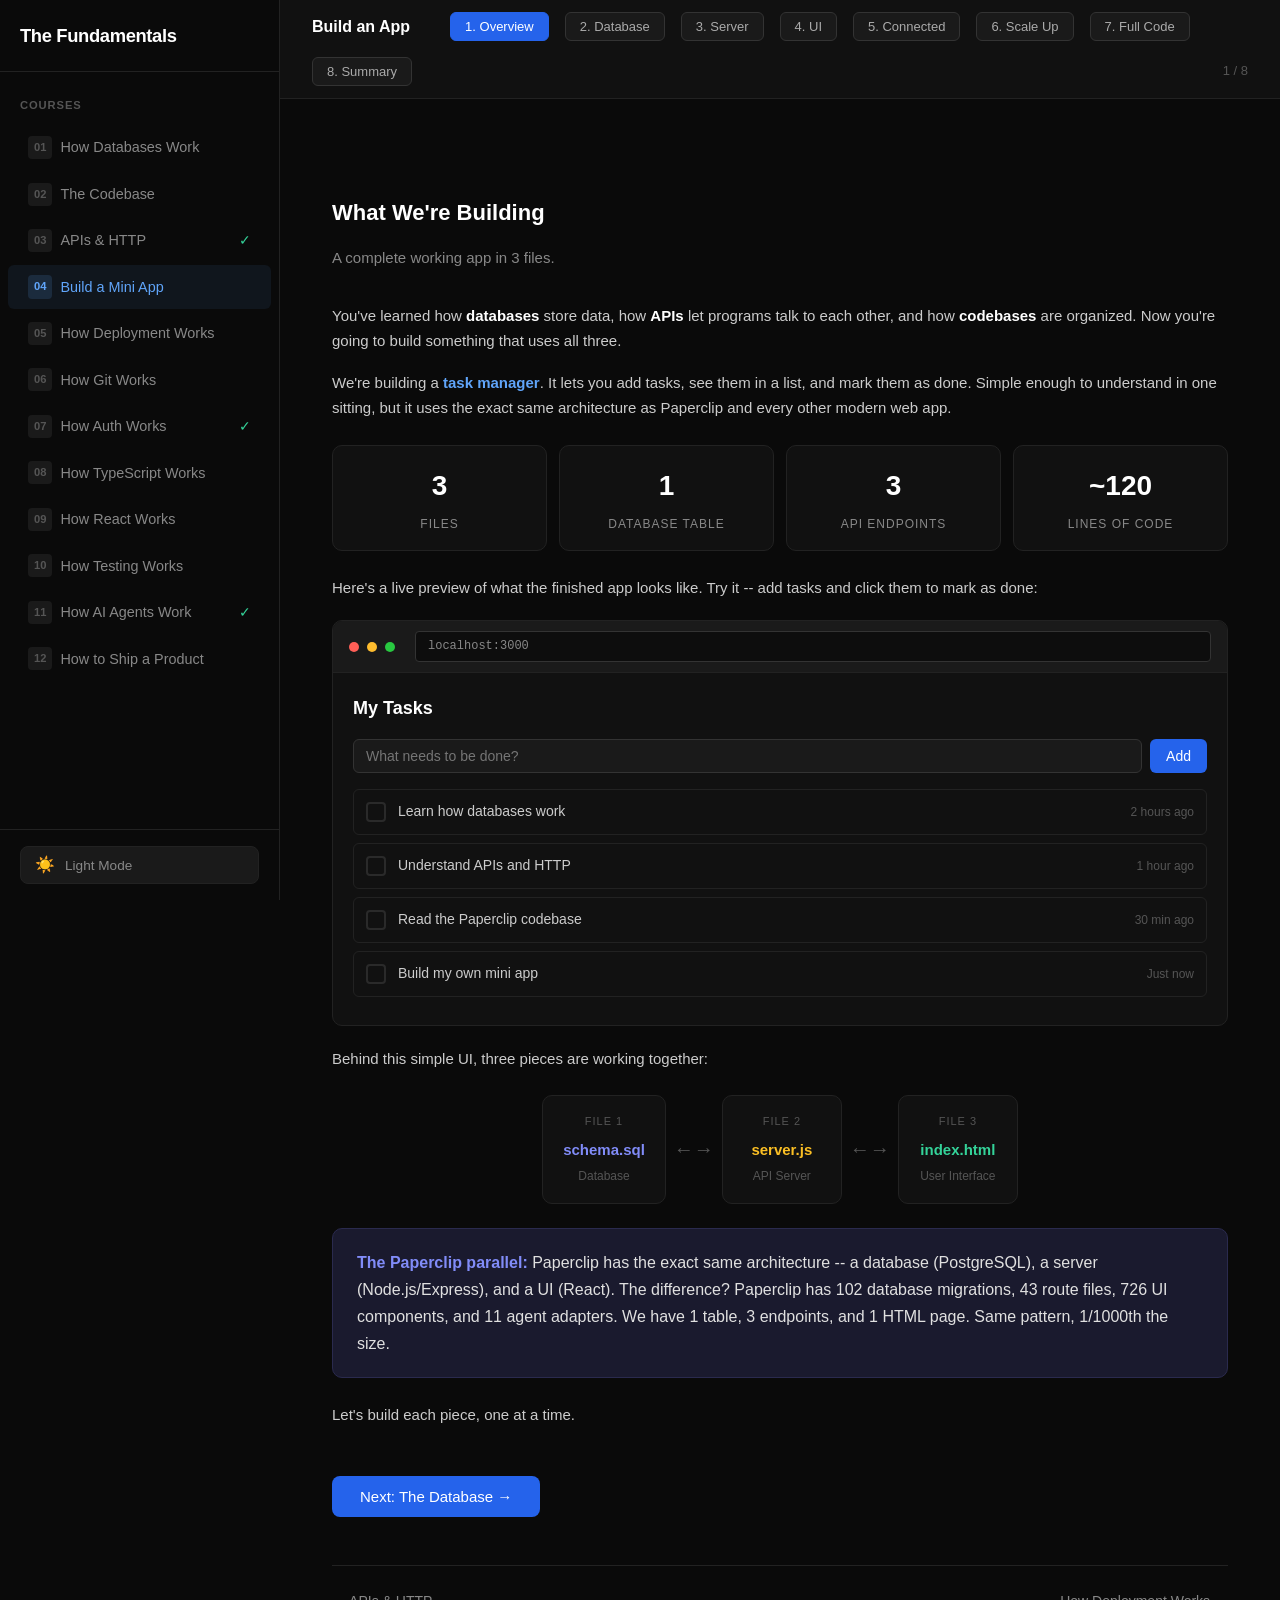
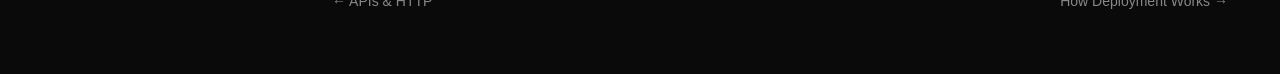
<file: lessons/build.html>
<!DOCTYPE html>
<html lang="en">
<head>
<meta charset="UTF-8">
<meta name="viewport" content="width=device-width, initial-scale=1.0">
<meta name="description" content="Build a working mini app with a database, server, and UI. Understand how all the pieces connect.">
<link rel="icon" href="data:image/svg+xml,<svg xmlns='http://www.w3.org/2000/svg' viewBox='0 0 32 32'><rect x='2' y='4' width='28' height='5' rx='2' fill='%2334d399'/><rect x='2' y='11' width='28' height='5' rx='2' fill='%2360a5fa'/><rect x='2' y='18' width='28' height='5' rx='2' fill='%23c084fc'/><rect x='2' y='25' width='28' height='5' rx='2' fill='%23fbbf24'/></svg>">
<title>Build a Mini App — The Fundamentals</title>
<link rel="stylesheet" href="/css/shared.css">
<style>
  /* LESSON-SPECIFIC styles only — converted to use CSS variables */

  body { font-family: -apple-system, BlinkMacSystemFont, 'Segoe UI', sans-serif; background: var(--bg-primary); color: var(--text-secondary); }

  .container { max-width: 960px; margin: 0 auto; padding: 80px 32px 60px; }

  .db-table { margin: 24px 0; border-radius: 10px; overflow: hidden; border: 1px solid var(--border-tertiary); }
  .db-table .table-header { background: var(--bg-table-header); padding: 10px 16px; font-weight: 600; font-size: 14px; color: var(--accent-blue); display: flex; align-items: center; gap: 8px; }
  .db-table .table-header .icon { font-size: 12px; }
  .db-table table { width: 100%; border-collapse: collapse; font-size: 14px; }
  .db-table th { background: var(--bg-table-th); padding: 10px 16px; text-align: left; color: var(--text-table-header); font-weight: 500; border-bottom: 1px solid var(--border-table); }
  .db-table td { padding: 10px 16px; border-bottom: 1px solid var(--border-table-row); color: var(--text-body); }
  .db-table tr:last-child td { border-bottom: none; }
  .db-table tr:hover td { background: var(--bg-table-hover); }
  .db-table .pk { color: var(--accent-yellow); font-weight: 600; }

  .arch-box { background: var(--bg-card); border: 1px solid var(--border-secondary); border-radius: 10px; padding: 24px; margin: 20px 0; font-family: 'SF Mono', Monaco, monospace; font-size: 12px; line-height: 1.8; white-space: pre; overflow-x: auto; }
  .arch-box .layer { color: var(--accent-purple); font-weight: 600; }
  .arch-box .component { color: var(--accent-blue); }
  .arch-box .arrow { color: var(--text-faint); }
  .arch-box .note { color: var(--text-faint); font-family: -apple-system, sans-serif; }
  .arch-box .data { color: var(--accent-green); }
  .arch-box .highlight { color: var(--accent-yellow); }

  .code-block { background: var(--bg-code); border: 1px solid var(--border-secondary); border-radius: 8px; padding: 16px 20px; margin: 16px 0; font-family: 'SF Mono', Monaco, monospace; font-size: 13px; line-height: 1.7; overflow-x: auto; white-space: pre; }
  .stat-grid { display: grid; grid-template-columns: repeat(auto-fit, minmax(180px, 1fr)); gap: 12px; margin: 24px 0; }
  .stat-card { background: var(--bg-secondary); border: 1px solid var(--border-primary); border-radius: 10px; padding: 16px; text-align: center; }
  .stat-card .number { font-size: 28px; font-weight: 700; color: var(--text-primary); }
  .stat-card .label { font-size: 12px; color: var(--text-muted); margin-top: 4px; text-transform: uppercase; letter-spacing: 1px; }

  .compare-grid { display: grid; grid-template-columns: 1fr 1fr; gap: 16px; margin: 20px 0; }
  .compare-card { background: var(--bg-secondary); border: 1px solid var(--border-primary); border-radius: 10px; padding: 20px; }
  .compare-card h4 { color: var(--text-primary); margin-bottom: 8px; font-size: 15px; }
  .compare-card p { color: var(--text-muted); font-size: 14px; margin: 0; }

  .flow-step { display: flex; align-items: flex-start; gap: 16px; margin: 16px 0; }
  .flow-num { background: var(--accent-blue-bg); color: var(--text-primary); width: 32px; height: 32px; border-radius: 50%; display: flex; align-items: center; justify-content: center; font-weight: 700; font-size: 14px; flex-shrink: 0; }
  .flow-content { flex: 1; }
  .flow-content h4 { color: var(--text-primary); margin-bottom: 4px; font-size: 15px; }
  .flow-content p { color: var(--text-muted); font-size: 14px; margin: 0; }
  .flow-content code { background: var(--bg-btn); padding: 2px 6px; border-radius: 4px; font-size: 13px; color: var(--accent-blue); }

  .file-tree { background: var(--bg-card); border: 1px solid var(--border-secondary); border-radius: 10px; padding: 20px 24px; margin: 20px 0; font-family: 'SF Mono', Monaco, monospace; font-size: 13px; line-height: 2; }
  .file-tree .folder { color: var(--accent-blue); cursor: pointer; }
  .file-tree .file { color: var(--text-table-header); }
  .file-tree .desc { color: var(--text-faint); font-family: -apple-system, sans-serif; font-size: 12px; }
  .file-tree .highlight { color: var(--accent-yellow); }
  .file-tree .indent { padding-left: 24px; }

  .tag { display: inline-block; padding: 2px 8px; border-radius: 4px; font-size: 11px; font-weight: 600; margin-left: 6px; }
  .tag-db { background: var(--bg-tint-indigo); color: var(--accent-indigo); }
  .tag-server { background: var(--bg-tint-yellow); color: var(--accent-yellow); }
  .tag-ui { background: var(--bg-tint-green); color: var(--accent-green); }

  .key-label { display: inline-block; padding: 2px 8px; border-radius: 4px; font-size: 11px; font-weight: 600; margin-left: 6px; }
  .key-label.pk-label { background: var(--bg-tint-yellow); color: var(--accent-yellow); }

  .mockup { background: var(--bg-secondary); border: 1px solid var(--border-primary); border-radius: 10px; overflow: hidden; margin: 20px 0; }
  .mockup-bar { background: var(--bg-tertiary); padding: 10px 16px; display: flex; align-items: center; gap: 8px; border-bottom: 1px solid var(--border-primary); }
  .mockup-dot { width: 10px; height: 10px; border-radius: 50%; }
  .mockup-dot.red { background: #ff5f57; }
  .mockup-dot.yellow { background: #febc2e; }
  .mockup-dot.green { background: #28c840; }
  .mockup-url { background: var(--bg-code); border: 1px solid var(--border-nav-btn); border-radius: 4px; padding: 4px 12px; margin-left: 12px; font-size: 12px; color: var(--text-muted); font-family: 'SF Mono', Monaco, monospace; flex: 1; }
  .mockup-body { padding: 20px; }
  .mockup-title { font-size: 18px; font-weight: 700; color: var(--text-primary); margin-bottom: 16px; }
  .mockup-input-row { display: flex; gap: 8px; margin-bottom: 16px; }
  .mockup-input { flex: 1; background: var(--bg-tertiary); border: 1px solid var(--border-nav-btn); border-radius: 6px; padding: 8px 12px; color: var(--text-body); font-size: 14px; font-family: inherit; outline: none; }
  .mockup-input:focus { border-color: var(--accent-blue); }
  .mockup-add-btn { background: var(--accent-blue-bg); border: none; color: var(--text-primary); padding: 8px 16px; border-radius: 6px; cursor: pointer; font-size: 14px; font-weight: 500; }
  .mockup-add-btn:hover { background: var(--accent-blue); }
  .mockup-task { display: flex; align-items: center; gap: 12px; padding: 10px 12px; border: 1px solid var(--border-primary); border-radius: 6px; margin-bottom: 8px; cursor: pointer; transition: all 0.2s; }
  .mockup-task:hover { border-color: var(--border-btn); background: var(--bg-table-hover); }
  .mockup-check { width: 20px; height: 20px; border: 2px solid var(--border-tertiary); border-radius: 4px; display: flex; align-items: center; justify-content: center; flex-shrink: 0; transition: all 0.2s; }
  .mockup-check.done { background: var(--accent-blue-bg); border-color: var(--accent-blue); }
  .mockup-check.done::after { content: ''; display: block; width: 5px; height: 9px; border: solid var(--text-primary); border-width: 0 2px 2px 0; transform: rotate(45deg); margin-bottom: 2px; }
  .mockup-task-text { color: var(--text-body); font-size: 14px; flex: 1; }
  .mockup-task-text.done { text-decoration: line-through; color: var(--text-faint); }
  .mockup-task-date { color: var(--text-faint); font-size: 12px; }

  .line-annotation { display: flex; gap: 0; margin: 16px 0; border: 1px solid var(--border-secondary); border-radius: 8px; overflow: hidden; }
  .line-code { flex: 1; background: var(--bg-code); padding: 12px 16px; font-family: 'SF Mono', Monaco, monospace; font-size: 13px; line-height: 1.7; white-space: pre; overflow-x: auto; }
  .line-explain { width: 320px; background: var(--bg-secondary); padding: 12px 16px; font-size: 13px; color: var(--text-muted); line-height: 1.6; border-left: 1px solid var(--border-secondary); flex-shrink: 0; }
  .line-explain strong { color: var(--text-primary); }

  .diagram-flow { display: flex; align-items: center; gap: 0; margin: 24px 0; flex-wrap: wrap; justify-content: center; }
  .diagram-box { background: var(--bg-secondary); border: 1px solid var(--border-primary); border-radius: 10px; padding: 16px 20px; text-align: center; min-width: 120px; }
  .diagram-box .diagram-label { font-size: 11px; color: var(--text-faint); text-transform: uppercase; letter-spacing: 1px; margin-bottom: 6px; }
  .diagram-box .diagram-name { font-size: 15px; font-weight: 600; }
  .diagram-arrow { font-size: 20px; color: var(--text-faint); padding: 0 8px; }

  .copy-btn { position: absolute; top: 8px; right: 8px; background: var(--bg-btn); border: 1px solid var(--border-btn); color: var(--text-nav); padding: 4px 10px; border-radius: 4px; cursor: pointer; font-size: 11px; transition: all 0.2s; }
  .copy-btn:hover { background: var(--bg-btn-selected); color: var(--text-primary); }
  .code-wrapper { position: relative; }

  .checklist { list-style: none; padding: 0; margin: 16px 0; }
  .checklist li { display: flex; align-items: flex-start; gap: 10px; padding: 8px 0; color: var(--text-tertiary); font-size: 14px; }
  .checklist li::before { content: ''; display: inline-block; width: 18px; height: 18px; border: 2px solid var(--border-btn); border-radius: 4px; flex-shrink: 0; margin-top: 1px; }
  .checklist li.checked::before { background: var(--accent-blue-bg); border-color: var(--accent-blue); background-image: url("data:image/svg+xml,%3Csvg viewBox='0 0 16 16' fill='white' xmlns='http://www.w3.org/2000/svg'%3E%3Cpath d='M12.207 4.793a1 1 0 010 1.414l-5 5a1 1 0 01-1.414 0l-2-2a1 1 0 011.414-1.414L6.5 9.086l4.293-4.293a1 1 0 011.414 0z'/%3E%3C/svg%3E"); background-size: 14px; background-repeat: no-repeat; background-position: center; }

  .summary-card { background: var(--bg-secondary); border: 1px solid var(--border-primary); border-radius: 10px; padding: 20px 24px; margin: 12px 0; }
  .summary-card h4 { color: var(--text-primary); margin-bottom: 8px; font-size: 15px; display: flex; align-items: center; gap: 8px; }
  .summary-card p { color: var(--text-muted); font-size: 14px; margin: 0; line-height: 1.6; }

  .highlight-row td { background: var(--bg-highlight-row) !important; }

  .next-course-banner { background: var(--bg-secondary); border: 1px solid var(--border-primary); border-radius: 10px; padding: 24px; margin-top: 32px; text-align: center; }
  .next-course-banner h3 { color: var(--text-primary); margin: 0 0 8px; font-size: 18px; }
  .next-course-banner p { color: var(--text-muted); font-size: 15px; margin: 0 0 16px; }
  .next-course-banner a { display: inline-block; background: var(--accent-blue-bg); color: var(--text-primary); padding: 10px 24px; border-radius: 8px; text-decoration: none; font-weight: 600; font-size: 15px; transition: background 0.2s; }
  .next-course-banner a:hover { background: #3b82f6; }

  @media (max-width: 800px) {
    .line-annotation { flex-direction: column; }
    .line-explain { width: 100%; border-left: none; border-top: 1px solid var(--border-secondary); }
    .compare-grid { grid-template-columns: 1fr; }
    .nav { padding: 10px 16px; gap: 8px; }
    .container { padding: 80px 16px 40px; }
  }
</style>
</head>
<body>

<div class="sidebar-overlay" id="sidebar-overlay"></div>
<aside class="sidebar" id="sidebar">
  <div class="sidebar-header">
    <a href="/index.html" class="sidebar-logo">The Fundamentals</a>
  </div>
  <nav class="sidebar-nav">
    <div class="sidebar-section-title">Courses</div>
    <a href="/lessons/databases.html" class="sidebar-link" data-course="databases">
      <span class="sidebar-num">01</span> How Databases Work
    </a>
    <a href="/lessons/codebase.html" class="sidebar-link" data-course="codebase">
      <span class="sidebar-num">02</span> The Codebase
    </a>
    <a href="/lessons/apis.html" class="sidebar-link" data-course="apis">
      <span class="sidebar-num">03</span> APIs &amp; HTTP
    </a>
    <a href="/lessons/build.html" class="sidebar-link" data-course="build">
      <span class="sidebar-num">04</span> Build a Mini App
    </a>
    <a href="/lessons/deployment.html" class="sidebar-link" data-course="deployment">
      <span class="sidebar-num">05</span> How Deployment Works
    </a>
    <a href="/lessons/git.html" class="sidebar-link" data-course="git">
      <span class="sidebar-num">06</span> How Git Works
    </a>
    <a href="/lessons/authentication.html" class="sidebar-link" data-course="authentication">
      <span class="sidebar-num">07</span> How Auth Works
    </a>
    <a href="/lessons/typescript.html" class="sidebar-link" data-course="typescript">
      <span class="sidebar-num">08</span> How TypeScript Works
    </a>
    <a href="/lessons/react.html" class="sidebar-link" data-course="react">
      <span class="sidebar-num">09</span> How React Works
    </a>
    <a href="/lessons/testing.html" class="sidebar-link" data-course="testing">
      <span class="sidebar-num">10</span> How Testing Works
    </a>
    <a href="/lessons/ai-agents.html" class="sidebar-link" data-course="ai-agents">
      <span class="sidebar-num">11</span> How AI Agents Work
    </a>
    <a href="/lessons/shipping.html" class="sidebar-link" data-course="shipping">
      <span class="sidebar-num">12</span> How to Ship a Product
    </a>
  </nav>
  <div class="sidebar-footer">
    <button class="theme-toggle" id="theme-toggle">
      <span class="theme-icon" id="theme-icon">☀️</span>
      <span class="theme-label" id="theme-label">Light Mode</span>
    </button>
  </div>
</aside>
<button class="sidebar-toggle" id="sidebar-toggle">☰</button>

<div class="content-wrapper">

<div class="breadcrumb"><a href="/index.html">Home</a><span class="sep">›</span><span>Build a Mini App</span></div>

<div class="nav">
  <h1>Build an App</h1>
  <button onclick="goTo(0)" id="nav0" class="active">1. Overview</button>
  <button onclick="goTo(1)" id="nav1">2. Database</button>
  <button onclick="goTo(2)" id="nav2">3. Server</button>
  <button onclick="goTo(3)" id="nav3">4. UI</button>
  <button onclick="goTo(4)" id="nav4">5. Connected</button>
  <button onclick="goTo(5)" id="nav5">6. Scale Up</button>
  <button onclick="goTo(6)" id="nav6">7. Full Code</button>
  <button onclick="goTo(7)" id="nav7">8. Summary</button>
  <span class="progress" id="progress">1 / 8</span>
</div>

<div class="container">

  <!-- ============================================================ -->
  <!-- LESSON 1: What We're Building -->
  <!-- ============================================================ -->
  <div class="lesson active" id="lesson0">
    <h2>What We're Building</h2>
    <p class="subtitle">A complete working app in 3 files.</p>

    <p>You've learned how <strong style="color:var(--text-primary)">databases</strong> store data, how <strong style="color:var(--text-primary)">APIs</strong> let programs talk to each other, and how <strong style="color:var(--text-primary)">codebases</strong> are organized. Now you're going to build something that uses all three.</p>

    <p>We're building a <strong style="color:var(--accent-blue)">task manager</strong>. It lets you add tasks, see them in a list, and mark them as done. Simple enough to understand in one sitting, but it uses the exact same architecture as Paperclip and every other modern web app.</p>

    <div class="stat-grid">
      <div class="stat-card"><div class="number">3</div><div class="label">Files</div></div>
      <div class="stat-card"><div class="number">1</div><div class="label">Database Table</div></div>
      <div class="stat-card"><div class="number">3</div><div class="label">API Endpoints</div></div>
      <div class="stat-card"><div class="number">~120</div><div class="label">Lines of Code</div></div>
    </div>

    <p>Here's a live preview of what the finished app looks like. Try it -- add tasks and click them to mark as done:</p>

    <div class="mockup" id="live-mockup">
      <div class="mockup-bar">
        <div class="mockup-dot red"></div>
        <div class="mockup-dot yellow"></div>
        <div class="mockup-dot green"></div>
        <div class="mockup-url">localhost:3000</div>
      </div>
      <div class="mockup-body">
        <div class="mockup-title">My Tasks</div>
        <div class="mockup-input-row">
          <input class="mockup-input" type="text" id="mockup-input" placeholder="What needs to be done?" onkeydown="if(event.key==='Enter') addMockupTask()">
          <button class="mockup-add-btn" onclick="addMockupTask()">Add</button>
        </div>
        <div id="mockup-tasks">
          <div class="mockup-task" onclick="toggleMockupTask(this)">
            <div class="mockup-check"></div>
            <span class="mockup-task-text">Learn how databases work</span>
            <span class="mockup-task-date">2 hours ago</span>
          </div>
          <div class="mockup-task" onclick="toggleMockupTask(this)">
            <div class="mockup-check"></div>
            <span class="mockup-task-text">Understand APIs and HTTP</span>
            <span class="mockup-task-date">1 hour ago</span>
          </div>
          <div class="mockup-task" onclick="toggleMockupTask(this)">
            <div class="mockup-check"></div>
            <span class="mockup-task-text">Read the Paperclip codebase</span>
            <span class="mockup-task-date">30 min ago</span>
          </div>
          <div class="mockup-task" onclick="toggleMockupTask(this)">
            <div class="mockup-check"></div>
            <span class="mockup-task-text">Build my own mini app</span>
            <span class="mockup-task-date">Just now</span>
          </div>
        </div>
      </div>
    </div>

    <p>Behind this simple UI, three pieces are working together:</p>

    <div class="diagram-flow">
      <div class="diagram-box">
        <div class="diagram-label">File 1</div>
        <div class="diagram-name" style="color:var(--accent-indigo)">schema.sql</div>
        <div style="font-size:12px; color:var(--text-faint); margin-top:4px">Database</div>
      </div>
      <div class="diagram-arrow">&larr;&rarr;</div>
      <div class="diagram-box">
        <div class="diagram-label">File 2</div>
        <div class="diagram-name" style="color:var(--accent-yellow)">server.js</div>
        <div style="font-size:12px; color:var(--text-faint); margin-top:4px">API Server</div>
      </div>
      <div class="diagram-arrow">&larr;&rarr;</div>
      <div class="diagram-box">
        <div class="diagram-label">File 3</div>
        <div class="diagram-name" style="color:var(--accent-green)">index.html</div>
        <div style="font-size:12px; color:var(--text-faint); margin-top:4px">User Interface</div>
      </div>
    </div>

    <div class="analogy">
      <strong>The Paperclip parallel:</strong> Paperclip has the exact same architecture -- a database (PostgreSQL), a server (Node.js/Express), and a UI (React). The difference? Paperclip has 102 database migrations, 43 route files, 726 UI components, and 11 agent adapters. We have 1 table, 3 endpoints, and 1 HTML page. Same pattern, 1/1000th the size.
    </div>

    <p>Let's build each piece, one at a time.</p>

    <button class="next-btn" onclick="goTo(1)">Next: The Database &rarr;</button>
  </div>

  <!-- ============================================================ -->
  <!-- LESSON 2: File 1 -- The Database -->
  <!-- ============================================================ -->
  <div class="lesson" id="lesson1">
    <h2>File 1: The Database</h2>
    <p class="subtitle">A single table that stores every task.</p>

    <p>The first file is <strong style="color:var(--accent-indigo)">schema.sql</strong>. It defines what our database looks like -- the blueprint. If you did the database tutorial, you already know this concept. A schema is a set of <code style="color:var(--accent-purple)">CREATE TABLE</code> statements that tell the database what columns to have and what types of data they hold.</p>

    <p>Our task manager needs exactly one table. Click each line to see what it does:</p>

    <div class="code-block" style="cursor:default" id="schema-code">
<span class="line-hover" data-line="1"><span class="kw">CREATE TABLE IF NOT EXISTS</span> <span class="fn">tasks</span> (</span>
<span class="line-hover" data-line="2">  <span class="var">id</span>         <span class="type">INTEGER</span> <span class="kw">PRIMARY KEY AUTOINCREMENT</span>,</span>
<span class="line-hover" data-line="3">  <span class="var">title</span>      <span class="type">TEXT</span>    <span class="kw">NOT NULL</span>,</span>
<span class="line-hover" data-line="4">  <span class="var">status</span>     <span class="type">TEXT</span>    <span class="kw">DEFAULT</span> <span class="str">'todo'</span>,</span>
<span class="line-hover" data-line="5">  <span class="var">created_at</span> <span class="type">TEXT</span>    <span class="kw">DEFAULT</span> (<span class="fn">datetime</span>(<span class="str">'now'</span>))</span>
<span class="line-hover" data-line="6">);</span>
    </div>

    <div class="result-box" id="schema-explain">
      <div class="label">Click a line above</div>
      <p style="color:var(--text-muted)">Click any line to see what it does.</p>
    </div>

    <h3>The empty table</h3>
    <p>When we first create the database, the table exists but has no data. It's like a spreadsheet with column headers but no rows:</p>

    <div class="db-table">
      <div class="table-header"><span class="icon">&#9634;</span> tasks (empty)</div>
      <table>
        <tr><th>id <span class="key-label pk-label">PK</span></th><th>title</th><th>status</th><th>created_at</th></tr>
        <tr><td colspan="4" style="text-align:center; color:var(--text-faint); padding:20px">No rows yet</td></tr>
      </table>
    </div>

    <h3>After adding some tasks</h3>
    <p>Once the app is running and users start adding tasks, the table fills up. Click to add tasks one by one:</p>

    <div class="btn-row">
      <button class="btn" onclick="addSchemaRow(1)" id="add-row-1">Add first task</button>
      <button class="btn" onclick="addSchemaRow(2)" id="add-row-2">Add second task</button>
      <button class="btn" onclick="addSchemaRow(3)" id="add-row-3">Add third task</button>
      <button class="btn" onclick="addSchemaRow(0)" id="add-row-0">Reset</button>
    </div>

    <div class="db-table">
      <div class="table-header"><span class="icon">&#9634;</span> tasks <span style="margin-left:auto; font-size:12px; color:var(--text-muted)" id="row-count">0 rows</span></div>
      <table id="schema-table">
        <tr><th>id <span class="key-label pk-label">PK</span></th><th>title</th><th>status</th><th>created_at</th></tr>
      </table>
    </div>

    <div class="analogy">
      <strong>Remember from the database tutorial?</strong> The <code style="color:var(--accent-yellow)">id</code> column is the primary key -- every row gets a unique number, automatically. <code style="color:var(--accent-purple)">NOT NULL</code> means a task must have a title -- the database will refuse to save one without it. <code style="color:var(--accent-purple)">DEFAULT</code> means "if no value is provided, use this." So new tasks automatically start as "todo" with the current timestamp.
    </div>

    <p>That's the entire database. One table, four columns, six lines of SQL. Paperclip's database has 50+ tables and 102 migration files -- but they're all just more of this.</p>

    <button class="next-btn" onclick="goTo(2)">Next: The Server &rarr;</button>
  </div>

  <!-- ============================================================ -->
  <!-- LESSON 3: File 2 -- The Server -->
  <!-- ============================================================ -->
  <div class="lesson" id="lesson2">
    <h2>File 2: The Server</h2>
    <p class="subtitle">A Node.js API that connects the database to the world.</p>

    <p>The server is the middleman. The UI can't talk to the database directly -- it needs an API. Our server uses <strong style="color:var(--accent-blue)">Express</strong> (a popular Node.js framework) and <strong style="color:var(--accent-blue)">better-sqlite3</strong> (an SQLite database library).</p>

    <p>We'll build it step by step. Click each section to see the code:</p>

    <div class="btn-row">
      <button class="btn selected" onclick="showServerStep('setup')" id="ss-setup">1. Setup</button>
      <button class="btn" onclick="showServerStep('get')" id="ss-get">2. GET /tasks</button>
      <button class="btn" onclick="showServerStep('post')" id="ss-post">3. POST /tasks</button>
      <button class="btn" onclick="showServerStep('patch')" id="ss-patch">4. PATCH /tasks/:id</button>
      <button class="btn" onclick="showServerStep('listen')" id="ss-listen">5. Start</button>
    </div>

    <div id="server-steps">
      <!-- Setup -->
      <div id="step-setup">
        <div class="line-annotation">
          <div class="line-code">
<span class="kw">const</span> <span class="var">express</span> = <span class="fn">require</span>(<span class="str">'express'</span>);
<span class="kw">const</span> <span class="var">Database</span> = <span class="fn">require</span>(<span class="str">'better-sqlite3'</span>);
<span class="kw">const</span> <span class="var">path</span> = <span class="fn">require</span>(<span class="str">'path'</span>);

<span class="comment">// Create app and database</span>
<span class="kw">const</span> <span class="var">app</span> = <span class="fn">express</span>();
<span class="kw">const</span> <span class="var">db</span> = <span class="kw">new</span> <span class="fn">Database</span>(<span class="str">'tasks.db'</span>);

<span class="comment">// Parse JSON request bodies</span>
<span class="var">app</span>.<span class="fn">use</span>(<span class="var">express</span>.<span class="fn">json</span>());

<span class="comment">// Serve the UI files</span>
<span class="var">app</span>.<span class="fn">use</span>(<span class="var">express</span>.<span class="fn">static</span>(<span class="str">'public'</span>));

<span class="comment">// Create the tasks table if it doesn't exist</span>
<span class="var">db</span>.<span class="fn">exec</span>(<span class="str">`
  CREATE TABLE IF NOT EXISTS tasks (
    id         INTEGER PRIMARY KEY AUTOINCREMENT,
    title      TEXT    NOT NULL,
    status     TEXT    DEFAULT 'todo',
    created_at TEXT    DEFAULT (datetime('now'))
  )
`</span>);
          </div>
          <div class="line-explain">
            <strong>What's happening:</strong><br><br>
            We import three things: Express (web framework), better-sqlite3 (database), and path (file paths).<br><br>
            <code style="color:var(--accent-blue)">express()</code> creates our web server.<br><br>
            <code style="color:var(--accent-blue)">new Database('tasks.db')</code> creates (or opens) an SQLite database file.<br><br>
            <code style="color:var(--accent-blue)">express.json()</code> tells Express to parse JSON in request bodies.<br><br>
            <code style="color:var(--accent-blue)">express.static('public')</code> serves our HTML file from a <code style="color:var(--accent-green)">public/</code> folder.<br><br>
            Finally, we run the schema SQL to create the table.
          </div>
        </div>
      </div>

      <!-- GET -->
      <div id="step-get" style="display:none">
        <div class="line-annotation">
          <div class="line-code">
<span class="comment">// GET /api/tasks - Read all tasks</span>
<span class="var">app</span>.<span class="fn">get</span>(<span class="str">'/api/tasks'</span>, (<span class="var">req</span>, <span class="var">res</span>) => {
  <span class="kw">const</span> <span class="var">tasks</span> = <span class="var">db</span>
    .<span class="fn">prepare</span>(<span class="str">'SELECT * FROM tasks ORDER BY created_at DESC'</span>)
    .<span class="fn">all</span>();
  <span class="var">res</span>.<span class="fn">json</span>(<span class="var">tasks</span>);
});
          </div>
          <div class="line-explain">
            <strong>Remember from the API tutorial?</strong><br><br>
            <code style="color:var(--accent-purple)">GET</code> means "read data." The client is asking for all tasks.<br><br>
            <code style="color:var(--accent-blue)">db.prepare(...).all()</code> runs a SQL query and returns all rows as an array.<br><br>
            <code style="color:var(--accent-blue)">res.json(tasks)</code> sends the array back as JSON.<br><br>
            When the UI loads, the first thing it does is <code style="color:var(--accent-green)">GET /api/tasks</code> to fetch all existing tasks. This is the same pattern Paperclip uses: <code style="color:var(--accent-green)">GET /api/agents</code> returns all agents.
          </div>
        </div>
      </div>

      <!-- POST -->
      <div id="step-post" style="display:none">
        <div class="line-annotation">
          <div class="line-code">
<span class="comment">// POST /api/tasks - Create a new task</span>
<span class="var">app</span>.<span class="fn">post</span>(<span class="str">'/api/tasks'</span>, (<span class="var">req</span>, <span class="var">res</span>) => {
  <span class="kw">const</span> { <span class="var">title</span> } = <span class="var">req</span>.<span class="var">body</span>;
  <span class="kw">if</span> (!<span class="var">title</span>) {
    <span class="kw">return</span> <span class="var">res</span>.<span class="fn">status</span>(<span class="type">400</span>).<span class="fn">json</span>({ <span class="var">error</span>: <span class="str">'Title is required'</span> });
  }
  <span class="kw">const</span> <span class="var">result</span> = <span class="var">db</span>
    .<span class="fn">prepare</span>(<span class="str">'INSERT INTO tasks (title) VALUES (?)'</span>)
    .<span class="fn">run</span>(<span class="var">title</span>);
  <span class="kw">const</span> <span class="var">task</span> = <span class="var">db</span>
    .<span class="fn">prepare</span>(<span class="str">'SELECT * FROM tasks WHERE id = ?'</span>)
    .<span class="fn">get</span>(<span class="var">result</span>.<span class="var">lastInsertRowid</span>);
  <span class="var">res</span>.<span class="fn">status</span>(<span class="type">201</span>).<span class="fn">json</span>(<span class="var">task</span>);
});
          </div>
          <div class="line-explain">
            <strong>POST means "create."</strong><br><br>
            <code style="color:var(--accent-blue)">req.body</code> contains the JSON the client sent. We extract the <code style="color:var(--text-secondary)">title</code>.<br><br>
            If no title was provided, we send back a <code style="color:var(--accent-yellow)">400</code> error (bad request).<br><br>
            <code style="color:var(--accent-blue)">INSERT INTO tasks</code> creates a new row. The <code style="color:var(--accent-purple)">?</code> is a placeholder -- the actual value goes in safely via <code style="color:var(--accent-blue)">.run(title)</code>. This prevents SQL injection attacks.<br><br>
            Then we fetch the newly created task and return it with status <code style="color:var(--accent-yellow)">201</code> (created).<br><br>
            Same pattern as Paperclip's <code style="color:var(--accent-green)">POST /api/issues</code>.
          </div>
        </div>
      </div>

      <!-- PATCH -->
      <div id="step-patch" style="display:none">
        <div class="line-annotation">
          <div class="line-code">
<span class="comment">// PATCH /api/tasks/:id - Update a task</span>
<span class="var">app</span>.<span class="fn">patch</span>(<span class="str">'/api/tasks/:id'</span>, (<span class="var">req</span>, <span class="var">res</span>) => {
  <span class="kw">const</span> { <span class="var">status</span> } = <span class="var">req</span>.<span class="var">body</span>;
  <span class="kw">const</span> { <span class="var">id</span> } = <span class="var">req</span>.<span class="var">params</span>;
  <span class="var">db</span>
    .<span class="fn">prepare</span>(<span class="str">'UPDATE tasks SET status = ? WHERE id = ?'</span>)
    .<span class="fn">run</span>(<span class="var">status</span>, <span class="var">id</span>);
  <span class="kw">const</span> <span class="var">task</span> = <span class="var">db</span>
    .<span class="fn">prepare</span>(<span class="str">'SELECT * FROM tasks WHERE id = ?'</span>)
    .<span class="fn">get</span>(<span class="var">id</span>);
  <span class="var">res</span>.<span class="fn">json</span>(<span class="var">task</span>);
});
          </div>
          <div class="line-explain">
            <strong>PATCH means "update part of something."</strong><br><br>
            The <code style="color:var(--accent-green)">:id</code> in the URL is a parameter. If the client calls <code style="color:var(--accent-green)">PATCH /api/tasks/3</code>, then <code style="color:var(--accent-blue)">req.params.id</code> is <code style="color:var(--accent-yellow)">3</code>.<br><br>
            We extract the new <code style="color:var(--text-secondary)">status</code> from the request body and run an <code style="color:var(--accent-purple)">UPDATE</code> query to change just that field.<br><br>
            Then we fetch and return the updated task.<br><br>
            This is how the "mark as done" button works: the UI sends <code style="color:var(--accent-green)">PATCH /api/tasks/3</code> with <code style="color:var(--accent-green)">{ status: "done" }</code>.
          </div>
        </div>
      </div>

      <!-- Listen -->
      <div id="step-listen" style="display:none">
        <div class="line-annotation">
          <div class="line-code">
<span class="comment">// Start the server</span>
<span class="kw">const</span> <span class="var">PORT</span> = <span class="type">3000</span>;
<span class="var">app</span>.<span class="fn">listen</span>(<span class="var">PORT</span>, () => {
  <span class="var">console</span>.<span class="fn">log</span>(<span class="str">`Server running at http://localhost:</span><span class="var">${PORT}</span><span class="str">`</span>);
});
          </div>
          <div class="line-explain">
            <strong>This starts the server.</strong><br><br>
            <code style="color:var(--accent-blue)">app.listen(3000)</code> tells Express to start listening for requests on port 3000.<br><br>
            When you run <code style="color:var(--accent-green)">node server.js</code>, this line executes and the server begins accepting connections.<br><br>
            Open <code style="color:var(--accent-green)">http://localhost:3000</code> in a browser and the server will serve your HTML page (because of the <code style="color:var(--accent-blue)">express.static</code> middleware we set up earlier).
          </div>
        </div>
      </div>
    </div>

    <div class="analogy">
      <strong>Paperclip comparison:</strong> Our server has 3 endpoints in one file. Paperclip's server has 43 route files with hundreds of endpoints. But the pattern is identical: define a URL path, read from or write to the database, send back JSON. The route for <code style="color:var(--accent-green)">GET /api/agents</code> in Paperclip looks almost exactly like our <code style="color:var(--accent-green)">GET /api/tasks</code>.
    </div>

    <button class="next-btn" onclick="goTo(3)">Next: The UI &rarr;</button>
  </div>

  <!-- ============================================================ -->
  <!-- LESSON 4: File 3 -- The UI -->
  <!-- ============================================================ -->
  <div class="lesson" id="lesson3">
    <h2>File 3: The UI</h2>
    <p class="subtitle">An HTML page that talks to the API.</p>

    <p>The UI is a single HTML file with some JavaScript inside it. It does four things: fetch tasks when the page loads, render them as a list, let you add new tasks, and let you mark tasks as done.</p>

    <p>Click each section to see how it works:</p>

    <div class="btn-row">
      <button class="btn selected" onclick="showUIStep('html')" id="us-html">HTML Structure</button>
      <button class="btn" onclick="showUIStep('fetch')" id="us-fetch">Fetch Tasks</button>
      <button class="btn" onclick="showUIStep('render')" id="us-render">Render List</button>
      <button class="btn" onclick="showUIStep('add')" id="us-add">Add a Task</button>
      <button class="btn" onclick="showUIStep('toggle')" id="us-toggle">Toggle Done</button>
    </div>

    <div id="ui-steps">
      <!-- HTML Structure -->
      <div id="ui-html">
        <div class="line-annotation">
          <div class="line-code">
<span class="kw">&lt;!DOCTYPE html&gt;</span>
<span class="kw">&lt;html&gt;</span>
<span class="kw">&lt;head&gt;</span>
  <span class="kw">&lt;title&gt;</span><span class="var">Task Manager</span><span class="kw">&lt;/title&gt;</span>
  <span class="kw">&lt;style&gt;</span>
    <span class="comment">/* styling omitted for clarity */</span>
  <span class="kw">&lt;/style&gt;</span>
<span class="kw">&lt;/head&gt;</span>
<span class="kw">&lt;body&gt;</span>
  <span class="kw">&lt;h1&gt;</span><span class="var">My Tasks</span><span class="kw">&lt;/h1&gt;</span>
  <span class="kw">&lt;form</span> <span class="type">id</span>=<span class="str">"task-form"</span><span class="kw">&gt;</span>
    <span class="kw">&lt;input</span> <span class="type">id</span>=<span class="str">"task-input"</span>
           <span class="type">placeholder</span>=<span class="str">"What needs to be done?"</span><span class="kw">&gt;</span>
    <span class="kw">&lt;button</span> <span class="type">type</span>=<span class="str">"submit"</span><span class="kw">&gt;</span><span class="var">Add</span><span class="kw">&lt;/button&gt;</span>
  <span class="kw">&lt;/form&gt;</span>
  <span class="kw">&lt;ul</span> <span class="type">id</span>=<span class="str">"task-list"</span><span class="kw">&gt;&lt;/ul&gt;</span>
  <span class="kw">&lt;script&gt;</span> <span class="comment">/* JavaScript goes here */</span> <span class="kw">&lt;/script&gt;</span>
<span class="kw">&lt;/body&gt;</span>
<span class="kw">&lt;/html&gt;</span>
          </div>
          <div class="line-explain">
            <strong>The HTML skeleton.</strong><br><br>
            A heading, a form with an input and button, and an empty <code style="color:var(--accent-purple)">&lt;ul&gt;</code> (unordered list) where tasks will appear.<br><br>
            The <code style="color:var(--accent-yellow)">id</code> attributes let our JavaScript find these elements later.<br><br>
            This is the same principle as Paperclip's UI: the HTML defines the structure, JavaScript fills it with data from the API.
          </div>
        </div>
      </div>

      <!-- Fetch Tasks -->
      <div id="ui-fetch" style="display:none">
        <div class="line-annotation">
          <div class="line-code">
<span class="comment">// Fetch all tasks from the API</span>
<span class="kw">async function</span> <span class="fn">loadTasks</span>() {
  <span class="kw">const</span> <span class="var">response</span> = <span class="kw">await</span> <span class="fn">fetch</span>(<span class="str">'/api/tasks'</span>);
  <span class="kw">const</span> <span class="var">tasks</span> = <span class="kw">await</span> <span class="var">response</span>.<span class="fn">json</span>();
  <span class="fn">renderTasks</span>(<span class="var">tasks</span>);
}

<span class="comment">// Load tasks when the page opens</span>
<span class="fn">loadTasks</span>();
          </div>
          <div class="line-explain">
            <strong>This is the API call.</strong><br><br>
            <code style="color:var(--accent-blue)">fetch('/api/tasks')</code> sends a GET request to the server. This is the browser calling the endpoint we defined in server.js.<br><br>
            <code style="color:var(--accent-blue)">response.json()</code> parses the JSON response into a JavaScript array.<br><br>
            Then we pass the array to <code style="color:var(--accent-blue)">renderTasks()</code> to display them.<br><br>
            <strong style="color:var(--accent-indigo)">Remember from the codebase tutorial?</strong> Paperclip's UI does the exact same thing: <code style="color:var(--accent-green)">fetch('/api/agents')</code> to load agents on the dashboard.
          </div>
        </div>
      </div>

      <!-- Render List -->
      <div id="ui-render" style="display:none">
        <div class="line-annotation">
          <div class="line-code">
<span class="comment">// Turn the tasks array into HTML</span>
<span class="kw">function</span> <span class="fn">renderTasks</span>(<span class="var">tasks</span>) {
  <span class="kw">const</span> <span class="var">list</span> = <span class="var">document</span>
    .<span class="fn">getElementById</span>(<span class="str">'task-list'</span>);

  <span class="var">list</span>.<span class="var">innerHTML</span> = <span class="var">tasks</span>.<span class="fn">map</span>(<span class="var">task</span> => <span class="str">`
    &lt;li class="${task.status}"
        onclick="toggleTask(${task.id},
                 '${task.status}')">
      ${task.title}
    &lt;/li>
  `</span>).<span class="fn">join</span>(<span class="str">''</span>);
}
          </div>
          <div class="line-explain">
            <strong>Turning data into UI.</strong><br><br>
            <code style="color:var(--accent-blue)">.map()</code> loops through every task and creates an HTML <code style="color:var(--accent-purple)">&lt;li&gt;</code> for each one.<br><br>
            Each <code style="color:var(--accent-purple)">&lt;li&gt;</code> gets a CSS class matching its status (so "done" tasks can be styled with a strikethrough).<br><br>
            Each <code style="color:var(--accent-purple)">&lt;li&gt;</code> also gets an <code style="color:var(--accent-purple)">onclick</code> handler that calls <code style="color:var(--accent-blue)">toggleTask()</code> with the task's id and current status.<br><br>
            <code style="color:var(--accent-blue)">.join('')</code> combines all the <code style="color:var(--accent-purple)">&lt;li&gt;</code> strings into one big HTML string.<br><br>
            Setting <code style="color:var(--accent-blue)">list.innerHTML</code> replaces the entire list at once.
          </div>
        </div>
      </div>

      <!-- Add Task -->
      <div id="ui-add" style="display:none">
        <div class="line-annotation">
          <div class="line-code">
<span class="comment">// Handle the form submission</span>
<span class="var">document</span>
  .<span class="fn">getElementById</span>(<span class="str">'task-form'</span>)
  .<span class="fn">addEventListener</span>(<span class="str">'submit'</span>,
    <span class="kw">async</span> (<span class="var">e</span>) => {

  <span class="var">e</span>.<span class="fn">preventDefault</span>();
  <span class="kw">const</span> <span class="var">input</span> = <span class="var">document</span>
    .<span class="fn">getElementById</span>(<span class="str">'task-input'</span>);

  <span class="kw">await</span> <span class="fn">fetch</span>(<span class="str">'/api/tasks'</span>, {
    <span class="var">method</span>: <span class="str">'POST'</span>,
    <span class="var">headers</span>: {
      <span class="str">'Content-Type'</span>: <span class="str">'application/json'</span>
    },
    <span class="var">body</span>: <span class="var">JSON</span>.<span class="fn">stringify</span>({
      <span class="var">title</span>: <span class="var">input</span>.<span class="var">value</span>
    })
  });

  <span class="var">input</span>.<span class="var">value</span> = <span class="str">''</span>;
  <span class="fn">loadTasks</span>();
});
          </div>
          <div class="line-explain">
            <strong>Creating a new task via the API.</strong><br><br>
            When the form is submitted, we prevent the default page reload with <code style="color:var(--accent-blue)">preventDefault()</code>.<br><br>
            Then we send a <code style="color:var(--accent-purple)">POST</code> request to <code style="color:var(--accent-green)">/api/tasks</code> with the title in the body as JSON.<br><br>
            Notice the structure: <code style="color:var(--accent-blue)">method</code>, <code style="color:var(--accent-blue)">headers</code>, <code style="color:var(--accent-blue)">body</code> -- this is the HTTP request we learned about in the API tutorial, now in actual code.<br><br>
            After the task is created, we clear the input and reload the full task list so the new task appears.
          </div>
        </div>
      </div>

      <!-- Toggle Done -->
      <div id="ui-toggle" style="display:none">
        <div class="line-annotation">
          <div class="line-code">
<span class="comment">// Toggle a task between todo and done</span>
<span class="kw">async function</span> <span class="fn">toggleTask</span>(<span class="var">id</span>, <span class="var">currentStatus</span>) {
  <span class="kw">const</span> <span class="var">newStatus</span> = <span class="var">currentStatus</span> === <span class="str">'done'</span>
    ? <span class="str">'todo'</span>
    : <span class="str">'done'</span>;

  <span class="kw">await</span> <span class="fn">fetch</span>(<span class="str">`/api/tasks/</span><span class="var">${id}</span><span class="str">`</span>, {
    <span class="var">method</span>: <span class="str">'PATCH'</span>,
    <span class="var">headers</span>: {
      <span class="str">'Content-Type'</span>: <span class="str">'application/json'</span>
    },
    <span class="var">body</span>: <span class="var">JSON</span>.<span class="fn">stringify</span>({
      <span class="var">status</span>: <span class="var">newStatus</span>
    })
  });

  <span class="fn">loadTasks</span>();
}
          </div>
          <div class="line-explain">
            <strong>Updating a task via the API.</strong><br><br>
            If the task is currently "done," flip it to "todo." If it's "todo," flip to "done."<br><br>
            Send a <code style="color:var(--accent-purple)">PATCH</code> request to <code style="color:var(--accent-green)">/api/tasks/5</code> (where 5 is the task's id) with the new status.<br><br>
            The <code style="color:var(--accent-green)">:id</code> URL parameter we defined in the server knows how to extract the <code style="color:var(--accent-yellow)">5</code> and update only that row in the database.<br><br>
            Then reload the list to show the updated state.<br><br>
            This is the exact same flow as clicking "done" on a Paperclip issue.
          </div>
        </div>
      </div>
    </div>

    <div class="analogy">
      <strong>The pattern is always the same:</strong> User does something in the UI &rarr; JavaScript calls the API with <code style="color:var(--accent-blue)">fetch()</code> &rarr; Server receives the request &rarr; Server talks to the database &rarr; Server sends back JSON &rarr; JavaScript updates the page. Every web app ever built follows this loop.
    </div>

    <button class="next-btn" onclick="goTo(4)">Next: How They Connect &rarr;</button>
  </div>

  <!-- ============================================================ -->
  <!-- LESSON 5: How They Connect -->
  <!-- ============================================================ -->
  <div class="lesson" id="lesson4">
    <h2>How They Connect</h2>
    <p class="subtitle">Tracing a complete request from click to database and back.</p>

    <p>Let's trace exactly what happens when you type "Buy groceries" and click Add. Click each step to follow the data:</p>

    <div class="btn-row">
      <button class="btn selected" onclick="showFlowStep(1)" id="fs-1">Step 1</button>
      <button class="btn" onclick="showFlowStep(2)" id="fs-2">Step 2</button>
      <button class="btn" onclick="showFlowStep(3)" id="fs-3">Step 3</button>
      <button class="btn" onclick="showFlowStep(4)" id="fs-4">Step 4</button>
      <button class="btn" onclick="showFlowStep(5)" id="fs-5">Step 5</button>
      <button class="btn" onclick="showFlowStep(6)" id="fs-6">Step 6</button>
      <button class="btn" onclick="showFlowStep(0)" id="fs-0">All</button>
    </div>

    <div class="arch-box" id="flow-diagram"><span class="highlight">User types "Buy groceries" and clicks Add</span>
<span class="arrow">  |</span>
<span class="arrow">  v</span>
<span class="layer" id="fd-1">UI (index.html)</span>
  <span class="note" id="fd-1n">JavaScript calls fetch('/api/tasks', { method: 'POST', body: '{"title":"Buy groceries"}' })</span>
<span class="arrow">  |</span>
<span class="arrow">  v</span>
<span class="layer" id="fd-2">SERVER (server.js)</span>
  <span class="note" id="fd-2n">Express receives POST /api/tasks. Extracts title from req.body.</span>
<span class="arrow">  |</span>
<span class="arrow">  v</span>
<span class="data" id="fd-3">DATABASE (tasks.db)</span>
  <span class="note" id="fd-3n">INSERT INTO tasks (title) VALUES ('Buy groceries')</span>
  <span class="note" id="fd-3n2">Database creates row: { id: 5, title: 'Buy groceries', status: 'todo', created_at: '2026-06-17' }</span>
<span class="arrow">  |</span>
<span class="arrow">  v</span>
<span class="layer" id="fd-4">SERVER (server.js)</span>
  <span class="note" id="fd-4n">SELECT * FROM tasks WHERE id = 5. Sends the new task back as JSON with status 201.</span>
<span class="arrow">  |</span>
<span class="arrow">  v</span>
<span class="layer" id="fd-5">UI (index.html)</span>
  <span class="note" id="fd-5n">JavaScript calls loadTasks(). This fires GET /api/tasks.</span>
<span class="arrow">  |</span>
<span class="arrow">  v</span>
<span class="highlight" id="fd-6">SCREEN UPDATES</span>
  <span class="note" id="fd-6n">"Buy groceries" appears in the task list. The whole round trip took ~10ms.</span></div>

    <div class="result-box" id="flow-explain">
      <div class="label">Request lifecycle</div>
      <p style="color:var(--text-body)">Every interaction in a web app follows this cycle. Data flows down from the UI to the database, then back up to the screen. The server is always in the middle, acting as the gatekeeper.</p>
    </div>

    <h3>The complete architecture</h3>
    <p>Here's the full picture of how the three files interact:</p>

    <div class="arch-box"><span class="component">index.html</span>                    <span class="component">server.js</span>                    <span class="data">tasks.db</span>
<span class="note">  (in the browser)</span>               <span class="note">  (on the server)</span>                <span class="note">  (on disk)</span>
<span class="arrow">       |                             |                            |</span>
<span class="arrow">       |</span>  <span class="str">GET /api/tasks</span>             <span class="arrow">|</span>                            <span class="arrow">|</span>
<span class="arrow">       |</span><span class="arrow">-----------------------------></span><span class="arrow">|</span>                            <span class="arrow">|</span>
<span class="arrow">       |</span>                             <span class="arrow">|</span>  <span class="str">SELECT * FROM tasks</span>      <span class="arrow">|</span>
<span class="arrow">       |</span>                             <span class="arrow">|</span><span class="arrow">---------------------------></span><span class="arrow">|</span>
<span class="arrow">       |</span>                             <span class="arrow">|</span>  <span class="data">[{id:1, title:...}, ...]</span>  <span class="arrow">|</span>
<span class="arrow">       |</span>                             <span class="arrow">|</span><span class="arrow"><---------------------------</span><span class="arrow">|</span>
<span class="arrow">       |</span>  <span class="data">JSON array of tasks</span>       <span class="arrow">|</span>                            <span class="arrow">|</span>
<span class="arrow">       |</span><span class="arrow"><-----------------------------</span><span class="arrow">|</span>                            <span class="arrow">|</span>
<span class="arrow">       |</span>                             <span class="arrow">|</span>                            <span class="arrow">|</span>
<span class="arrow">       |</span>  <span class="str">POST /api/tasks</span>            <span class="arrow">|</span>                            <span class="arrow">|</span>
<span class="arrow">       |</span>  <span class="highlight">{title:"Buy groceries"}</span>    <span class="arrow">|</span>                            <span class="arrow">|</span>
<span class="arrow">       |</span><span class="arrow">-----------------------------></span><span class="arrow">|</span>                            <span class="arrow">|</span>
<span class="arrow">       |</span>                             <span class="arrow">|</span>  <span class="str">INSERT INTO tasks...</span>     <span class="arrow">|</span>
<span class="arrow">       |</span>                             <span class="arrow">|</span><span class="arrow">---------------------------></span><span class="arrow">|</span>
<span class="arrow">       |</span>                             <span class="arrow">|</span>  <span class="data">{ id: 5 }</span>                <span class="arrow">|</span>
<span class="arrow">       |</span>                             <span class="arrow">|</span><span class="arrow"><---------------------------</span><span class="arrow">|</span>
<span class="arrow">       |</span>  <span class="data">201 {id:5, title:...}</span>     <span class="arrow">|</span>                            <span class="arrow">|</span>
<span class="arrow">       |</span><span class="arrow"><-----------------------------</span><span class="arrow">|</span>                            <span class="arrow">|</span>
<span class="arrow">       |</span>                             <span class="arrow">|</span>                            <span class="arrow">|</span>
<span class="arrow">       |</span>  <span class="str">PATCH /api/tasks/5</span>         <span class="arrow">|</span>                            <span class="arrow">|</span>
<span class="arrow">       |</span>  <span class="highlight">{status:"done"}</span>            <span class="arrow">|</span>                            <span class="arrow">|</span>
<span class="arrow">       |</span><span class="arrow">-----------------------------></span><span class="arrow">|</span>                            <span class="arrow">|</span>
<span class="arrow">       |</span>                             <span class="arrow">|</span>  <span class="str">UPDATE tasks SET...</span>      <span class="arrow">|</span>
<span class="arrow">       |</span>                             <span class="arrow">|</span><span class="arrow">---------------------------></span><span class="arrow">|</span>
<span class="arrow">       |</span>                             <span class="arrow">|</span>  <span class="data">OK</span>                       <span class="arrow">|</span>
<span class="arrow">       |</span>                             <span class="arrow">|</span><span class="arrow"><---------------------------</span><span class="arrow">|</span>
<span class="arrow">       |</span>  <span class="data">{id:5, status:"done"}</span>     <span class="arrow">|</span>                            <span class="arrow">|</span>
<span class="arrow">       |</span><span class="arrow"><-----------------------------</span><span class="arrow">|</span>                            <span class="arrow">|</span></div>

    <div class="analogy">
      <strong>This is the entire internet in one diagram.</strong> Every web app you use -- Google, Twitter, your bank -- has this same three-part structure. The UI is in your browser. The server is in a data center somewhere. The database is on a disk next to the server. They communicate over HTTP using JSON. That's it.
    </div>

    <button class="next-btn" onclick="goTo(5)">Next: What Makes It Real &rarr;</button>
  </div>

  <!-- ============================================================ -->
  <!-- LESSON 6: What Makes It Real -->
  <!-- ============================================================ -->
  <div class="lesson" id="lesson5">
    <h2>What Makes It Real</h2>
    <p class="subtitle">From 3 files to 2,000: what you'd add to grow.</p>

    <p>Our task manager works. But it's a toy. Let's compare it to Paperclip and see what you'd need to add to make it a real product.</p>

    <div class="btn-row">
      <button class="btn selected" onclick="showScaleSection('compare')" id="sc-compare">Side by Side</button>
      <button class="btn" onclick="showScaleSection('growth')" id="sc-growth">Growth Path</button>
      <button class="btn" onclick="showScaleSection('real')" id="sc-real">Real-World Adds</button>
    </div>

    <div id="scale-sections">
      <!-- Compare -->
      <div id="scale-compare">
        <div class="db-table">
          <div class="table-header">Our App vs Paperclip</div>
          <table>
            <tr><th>Feature</th><th style="color:var(--accent-green)">Our App</th><th style="color:var(--accent-blue)">Paperclip</th></tr>
            <tr><td>Database</td><td>SQLite, 1 table</td><td>PostgreSQL, 50+ tables</td></tr>
            <tr><td>Server</td><td>1 file, 3 endpoints</td><td>43 route files, hundreds of endpoints</td></tr>
            <tr><td>UI</td><td>1 HTML file</td><td>726 React components, 70+ pages</td></tr>
            <tr><td>Authentication</td><td style="color:#ef4444">None</td><td>API keys, JWT, sessions</td></tr>
            <tr><td>Real-time updates</td><td style="color:#ef4444">None (manual refresh)</td><td>WebSocket push</td></tr>
            <tr><td>Users</td><td style="color:#ef4444">Single user</td><td>Multi-tenant (many companies)</td></tr>
            <tr><td>Deployment</td><td>localhost only</td><td>Docker, cloud hosting</td></tr>
            <tr><td>Total lines</td><td>~120</td><td>~200,000+</td></tr>
          </table>
        </div>

        <div class="analogy">
          <strong>But the architecture is identical.</strong> Paperclip's <code style="color:var(--accent-blue)">GET /api/agents</code> does the same thing as our <code style="color:var(--accent-blue)">GET /api/tasks</code>: query the database, return JSON. They just have more tables, more endpoints, more UI components, and more infrastructure. It's the same pattern, scaled up.
        </div>
      </div>

      <!-- Growth Path -->
      <div id="scale-growth" style="display:none">
        <p>If you wanted to grow this app from a toy into a real product, here's the path. Click each stage:</p>

        <div class="btn-row">
          <button class="btn selected" onclick="showGrowthStage(1)" id="gs-1">Stage 1</button>
          <button class="btn" onclick="showGrowthStage(2)" id="gs-2">Stage 2</button>
          <button class="btn" onclick="showGrowthStage(3)" id="gs-3">Stage 3</button>
          <button class="btn" onclick="showGrowthStage(4)" id="gs-4">Stage 4</button>
        </div>

        <div id="growth-stages">
          <div id="growth-1">
            <h3 style="color:var(--accent-green)">Stage 1: Make it useful</h3>
            <div class="flow-step"><div class="flow-num">1</div><div class="flow-content"><h4>Add more fields</h4><p>Due dates, priority, description. Just more columns in the tasks table.</p></div></div>
            <div class="flow-step"><div class="flow-num">2</div><div class="flow-content"><h4>Add a DELETE endpoint</h4><p><code>DELETE /api/tasks/:id</code> -- one more route, one more SQL query.</p></div></div>
            <div class="flow-step"><div class="flow-num">3</div><div class="flow-content"><h4>Better UI</h4><p>CSS styling, animations, mobile-friendly layout. No architecture changes needed.</p></div></div>
          </div>
          <div id="growth-2" style="display:none">
            <h3 style="color:var(--accent-yellow)">Stage 2: Add users</h3>
            <div class="flow-step"><div class="flow-num">4</div><div class="flow-content"><h4>Users table</h4><p>A new <code>users</code> table with id, email, password_hash. Same CREATE TABLE as before.</p></div></div>
            <div class="flow-step"><div class="flow-num">5</div><div class="flow-content"><h4>Authentication</h4><p>Login/signup endpoints. Add middleware that checks "who is this user?" on every request. Just like Paperclip's <code>auth.ts</code> middleware.</p></div></div>
            <div class="flow-step"><div class="flow-num">6</div><div class="flow-content"><h4>Foreign key: tasks.user_id</h4><p>Add a <code>user_id</code> column to tasks. Each user only sees their own tasks. Remember foreign keys from the database tutorial?</p></div></div>
          </div>
          <div id="growth-3" style="display:none">
            <h3 style="color:var(--accent-purple)">Stage 3: Scale the database</h3>
            <div class="flow-step"><div class="flow-num">7</div><div class="flow-content"><h4>Switch to PostgreSQL</h4><p>SQLite is a single file. PostgreSQL is a real database server that can handle thousands of concurrent users. The SQL is almost identical.</p></div></div>
            <div class="flow-step"><div class="flow-num">8</div><div class="flow-content"><h4>Add migrations</h4><p>Instead of one schema.sql, you write numbered migration files that change the schema over time. Paperclip has 102 of these.</p></div></div>
            <div class="flow-step"><div class="flow-num">9</div><div class="flow-content"><h4>Use an ORM</h4><p>Instead of raw SQL strings, use Drizzle or Prisma -- write queries in TypeScript with autocomplete and type safety. Exactly what Paperclip does.</p></div></div>
          </div>
          <div id="growth-4" style="display:none">
            <h3 style="color:var(--accent-blue)">Stage 4: Go to production</h3>
            <div class="flow-step"><div class="flow-num">10</div><div class="flow-content"><h4>Deploy</h4><p>Put the server on a cloud provider (Vercel, Railway, AWS). Put the database on a managed service. Buy a domain.</p></div></div>
            <div class="flow-step"><div class="flow-num">11</div><div class="flow-content"><h4>Add real-time updates</h4><p>WebSockets so that if another user adds a task, everyone sees it instantly. Paperclip uses this for the live dashboard.</p></div></div>
            <div class="flow-step"><div class="flow-num">12</div><div class="flow-content"><h4>Use a framework</h4><p>Switch the UI to React or Vue. Split into components. Add routing for different pages. This is how you get to Paperclip's 726-component UI.</p></div></div>
          </div>
        </div>
      </div>

      <!-- Real-World Additions -->
      <div id="scale-real" style="display:none">
        <p>Here's what separates a toy app from a production app. Every single one of these is just more of the same patterns you've already seen:</p>

        <div class="compare-grid">
          <div class="compare-card">
            <h4 style="color:#ef4444">Security</h4>
            <p>Authentication (who are you?), authorization (are you allowed?), input validation, rate limiting, HTTPS. Paperclip has a full <code style="color:var(--accent-blue)">middleware/</code> folder for this.</p>
          </div>
          <div class="compare-card">
            <h4 style="color:var(--accent-yellow)">Error Handling</h4>
            <p>What if the database is down? What if the user sends garbage data? What if the server runs out of memory? Production apps handle every failure case.</p>
          </div>
          <div class="compare-card">
            <h4 style="color:var(--accent-green)">Testing</h4>
            <p>Automated tests that verify every endpoint works. Paperclip has end-to-end Playwright tests that click through the UI and verify the results.</p>
          </div>
          <div class="compare-card">
            <h4 style="color:var(--accent-blue)">Logging & Monitoring</h4>
            <p>Record what happens so you can debug problems. Track response times, error rates, database queries. Paperclip logs every request.</p>
          </div>
          <div class="compare-card">
            <h4 style="color:var(--accent-purple)">Caching</h4>
            <p>Don't hit the database for the same data every time. Store frequently-read data in memory. Redis is a popular tool for this.</p>
          </div>
          <div class="compare-card">
            <h4 style="color:var(--accent-indigo)">Background Jobs</h4>
            <p>Some work takes too long for a request (sending emails, processing files). Queue it up and do it in the background. Paperclip's heartbeat is a background job.</p>
          </div>
        </div>

        <div class="analogy">
          <strong>The takeaway:</strong> Production software is 10% building the feature and 90% handling everything that can go wrong. But every one of those additions is built on the same foundation: routes, database queries, and UI updates.
        </div>
      </div>
    </div>

    <button class="next-btn" onclick="goTo(6)">Next: The Full Code &rarr;</button>
  </div>

  <!-- ============================================================ -->
  <!-- LESSON 7: The Full Code -->
  <!-- ============================================================ -->
  <div class="lesson" id="lesson6">
    <h2>The Full Code</h2>
    <p class="subtitle">All three files, complete and working. Copy, paste, run.</p>

    <p>Here's everything you need. Three files, about 120 lines total. This is a real, working app you can run on your computer.</p>

    <h3>Step 1: Set up the project</h3>
    <div class="code-wrapper">
      <div class="code-block" id="setup-code"><span class="comment"># Create a new folder and initialize the project</span>
<span class="fn">mkdir</span> task-manager
<span class="fn">cd</span> task-manager
<span class="fn">npm</span> init -y
<span class="fn">npm</span> install express better-sqlite3

<span class="comment"># Create the public folder for the UI</span>
<span class="fn">mkdir</span> public</div>
    </div>

    <h3>Step 2: Create <span style="color:var(--accent-yellow)">server.js</span></h3>
    <p>Create this file in the root of your project folder:</p>
    <div class="code-wrapper">
      <div class="code-block" id="server-full-code"><span class="kw">const</span> <span class="var">express</span> = <span class="fn">require</span>(<span class="str">'express'</span>);
<span class="kw">const</span> <span class="var">Database</span> = <span class="fn">require</span>(<span class="str">'better-sqlite3'</span>);

<span class="comment">// Create the Express app and SQLite database</span>
<span class="kw">const</span> <span class="var">app</span> = <span class="fn">express</span>();
<span class="kw">const</span> <span class="var">db</span> = <span class="kw">new</span> <span class="fn">Database</span>(<span class="str">'tasks.db'</span>);

<span class="comment">// Middleware</span>
<span class="var">app</span>.<span class="fn">use</span>(<span class="var">express</span>.<span class="fn">json</span>());
<span class="var">app</span>.<span class="fn">use</span>(<span class="var">express</span>.<span class="fn">static</span>(<span class="str">'public'</span>));

<span class="comment">// Create the tasks table</span>
<span class="var">db</span>.<span class="fn">exec</span>(<span class="str">`
  CREATE TABLE IF NOT EXISTS tasks (
    id         INTEGER PRIMARY KEY AUTOINCREMENT,
    title      TEXT    NOT NULL,
    status     TEXT    DEFAULT 'todo',
    created_at TEXT    DEFAULT (datetime('now'))
  )
`</span>);

<span class="comment">// GET /api/tasks - Read all tasks</span>
<span class="var">app</span>.<span class="fn">get</span>(<span class="str">'/api/tasks'</span>, (<span class="var">req</span>, <span class="var">res</span>) =&gt; {
  <span class="kw">const</span> <span class="var">tasks</span> = <span class="var">db</span>.<span class="fn">prepare</span>(<span class="str">'SELECT * FROM tasks ORDER BY created_at DESC'</span>).<span class="fn">all</span>();
  <span class="var">res</span>.<span class="fn">json</span>(<span class="var">tasks</span>);
});

<span class="comment">// POST /api/tasks - Create a new task</span>
<span class="var">app</span>.<span class="fn">post</span>(<span class="str">'/api/tasks'</span>, (<span class="var">req</span>, <span class="var">res</span>) =&gt; {
  <span class="kw">const</span> { <span class="var">title</span> } = <span class="var">req</span>.<span class="var">body</span>;
  <span class="kw">if</span> (!<span class="var">title</span>) {
    <span class="kw">return</span> <span class="var">res</span>.<span class="fn">status</span>(<span class="type">400</span>).<span class="fn">json</span>({ <span class="var">error</span>: <span class="str">'Title is required'</span> });
  }
  <span class="kw">const</span> <span class="var">result</span> = <span class="var">db</span>.<span class="fn">prepare</span>(<span class="str">'INSERT INTO tasks (title) VALUES (?)'</span>).<span class="fn">run</span>(<span class="var">title</span>);
  <span class="kw">const</span> <span class="var">task</span> = <span class="var">db</span>.<span class="fn">prepare</span>(<span class="str">'SELECT * FROM tasks WHERE id = ?'</span>).<span class="fn">get</span>(<span class="var">result</span>.<span class="var">lastInsertRowid</span>);
  <span class="var">res</span>.<span class="fn">status</span>(<span class="type">201</span>).<span class="fn">json</span>(<span class="var">task</span>);
});

<span class="comment">// PATCH /api/tasks/:id - Update a task's status</span>
<span class="var">app</span>.<span class="fn">patch</span>(<span class="str">'/api/tasks/:id'</span>, (<span class="var">req</span>, <span class="var">res</span>) =&gt; {
  <span class="kw">const</span> { <span class="var">status</span> } = <span class="var">req</span>.<span class="var">body</span>;
  <span class="kw">const</span> { <span class="var">id</span> } = <span class="var">req</span>.<span class="var">params</span>;
  <span class="var">db</span>.<span class="fn">prepare</span>(<span class="str">'UPDATE tasks SET status = ? WHERE id = ?'</span>).<span class="fn">run</span>(<span class="var">status</span>, <span class="var">id</span>);
  <span class="kw">const</span> <span class="var">task</span> = <span class="var">db</span>.<span class="fn">prepare</span>(<span class="str">'SELECT * FROM tasks WHERE id = ?'</span>).<span class="fn">get</span>(<span class="var">id</span>);
  <span class="var">res</span>.<span class="fn">json</span>(<span class="var">task</span>);
});

<span class="comment">// Start the server</span>
<span class="kw">const</span> <span class="var">PORT</span> = <span class="type">3000</span>;
<span class="var">app</span>.<span class="fn">listen</span>(<span class="var">PORT</span>, () =&gt; {
  <span class="var">console</span>.<span class="fn">log</span>(<span class="str">`Server running at http://localhost:${PORT}`</span>);
});</div>
    </div>

    <h3>Step 3: Create <span style="color:var(--accent-green)">public/index.html</span></h3>
    <p>Create this file inside the <code style="color:var(--accent-blue)">public/</code> folder:</p>
    <div class="code-wrapper">
      <div class="code-block" id="ui-full-code"><span class="kw">&lt;!DOCTYPE html&gt;</span>
<span class="kw">&lt;html lang=<span class="str">"en"</span>&gt;</span>
<span class="kw">&lt;head&gt;</span>
  <span class="kw">&lt;meta</span> <span class="type">charset</span>=<span class="str">"UTF-8"</span><span class="kw">&gt;</span>
  <span class="kw">&lt;meta</span> <span class="type">name</span>=<span class="str">"viewport"</span> <span class="type">content</span>=<span class="str">"width=device-width, initial-scale=1.0"</span><span class="kw">&gt;</span>
  <span class="kw">&lt;title&gt;</span>Task Manager<span class="kw">&lt;/title&gt;</span>
  <span class="kw">&lt;style&gt;</span>
    <span class="var">*</span> { <span class="var">margin</span>: <span class="type">0</span>; <span class="var">padding</span>: <span class="type">0</span>; <span class="var">box-sizing</span>: border-box; }
    <span class="var">body</span> {
      <span class="var">font-family</span>: -apple-system, sans-serif;
      <span class="var">background</span>: <span class="str">#0a0a0a</span>; <span class="var">color</span>: <span class="str">#e0e0e0</span>;
      <span class="var">max-width</span>: <span class="type">600px</span>; <span class="var">margin</span>: <span class="type">40px</span> auto; <span class="var">padding</span>: <span class="type">0 20px</span>;
    }
    <span class="var">h1</span> { <span class="var">margin-bottom</span>: <span class="type">20px</span>; }
    <span class="var">form</span> { <span class="var">display</span>: flex; <span class="var">gap</span>: <span class="type">8px</span>; <span class="var">margin-bottom</span>: <span class="type">20px</span>; }
    <span class="var">input</span> {
      <span class="var">flex</span>: <span class="type">1</span>; <span class="var">padding</span>: <span class="type">10px</span>; <span class="var">border-radius</span>: <span class="type">6px</span>;
      <span class="var">border</span>: <span class="type">1px</span> solid <span class="str">#333</span>; <span class="var">background</span>: <span class="str">#1a1a1a</span>;
      <span class="var">color</span>: <span class="str">#fff</span>; <span class="var">font-size</span>: <span class="type">14px</span>; <span class="var">outline</span>: none;
    }
    <span class="var">input:focus</span> { <span class="var">border-color</span>: <span class="str">#3b82f6</span>; }
    <span class="var">button</span> {
      <span class="var">padding</span>: <span class="type">10px 20px</span>; <span class="var">border-radius</span>: <span class="type">6px</span>; <span class="var">border</span>: none;
      <span class="var">background</span>: <span class="str">#2563eb</span>; <span class="var">color</span>: <span class="str">#fff</span>;
      <span class="var">cursor</span>: pointer; <span class="var">font-size</span>: <span class="type">14px</span>;
    }
    <span class="var">button:hover</span> { <span class="var">background</span>: <span class="str">#3b82f6</span>; }
    <span class="var">ul</span> { <span class="var">list-style</span>: none; }
    <span class="var">li</span> {
      <span class="var">padding</span>: <span class="type">12px</span>; <span class="var">border</span>: <span class="type">1px</span> solid <span class="str">#222</span>;
      <span class="var">border-radius</span>: <span class="type">6px</span>; <span class="var">margin-bottom</span>: <span class="type">8px</span>;
      <span class="var">cursor</span>: pointer; <span class="var">transition</span>: all <span class="type">0.2s</span>;
    }
    <span class="var">li:hover</span> { <span class="var">border-color</span>: <span class="str">#444</span>; }
    <span class="var">li.done</span> { <span class="var">text-decoration</span>: line-through; <span class="var">color</span>: <span class="str">#555</span>; }
  <span class="kw">&lt;/style&gt;</span>
<span class="kw">&lt;/head&gt;</span>
<span class="kw">&lt;body&gt;</span>
  <span class="kw">&lt;h1&gt;</span>My Tasks<span class="kw">&lt;/h1&gt;</span>
  <span class="kw">&lt;form</span> <span class="type">id</span>=<span class="str">"task-form"</span><span class="kw">&gt;</span>
    <span class="kw">&lt;input</span> <span class="type">id</span>=<span class="str">"task-input"</span> <span class="type">placeholder</span>=<span class="str">"What needs to be done?"</span> <span class="type">required</span><span class="kw">&gt;</span>
    <span class="kw">&lt;button</span> <span class="type">type</span>=<span class="str">"submit"</span><span class="kw">&gt;</span>Add<span class="kw">&lt;/button&gt;</span>
  <span class="kw">&lt;/form&gt;</span>
  <span class="kw">&lt;ul</span> <span class="type">id</span>=<span class="str">"task-list"</span><span class="kw">&gt;&lt;/ul&gt;</span>

  <span class="kw">&lt;script&gt;</span>
    <span class="kw">async function</span> <span class="fn">loadTasks</span>() {
      <span class="kw">const</span> <span class="var">res</span> = <span class="kw">await</span> <span class="fn">fetch</span>(<span class="str">'/api/tasks'</span>);
      <span class="kw">const</span> <span class="var">tasks</span> = <span class="kw">await</span> <span class="var">res</span>.<span class="fn">json</span>();
      <span class="var">document</span>.<span class="fn">getElementById</span>(<span class="str">'task-list'</span>).<span class="var">innerHTML</span> =
        <span class="var">tasks</span>.<span class="fn">map</span>(<span class="var">t</span> =&gt; <span class="str">`
          &lt;li class="${t.status}"
              onclick="toggleTask(${t.id}, '${t.status}')">
            ${t.title}
          &lt;/li>`</span>).<span class="fn">join</span>(<span class="str">''</span>);
    }

    <span class="var">document</span>.<span class="fn">getElementById</span>(<span class="str">'task-form'</span>)
      .<span class="fn">addEventListener</span>(<span class="str">'submit'</span>, <span class="kw">async</span> (<span class="var">e</span>) =&gt; {
        <span class="var">e</span>.<span class="fn">preventDefault</span>();
        <span class="kw">const</span> <span class="var">input</span> = <span class="var">document</span>.<span class="fn">getElementById</span>(<span class="str">'task-input'</span>);
        <span class="kw">await</span> <span class="fn">fetch</span>(<span class="str">'/api/tasks'</span>, {
          <span class="var">method</span>: <span class="str">'POST'</span>,
          <span class="var">headers</span>: { <span class="str">'Content-Type'</span>: <span class="str">'application/json'</span> },
          <span class="var">body</span>: <span class="var">JSON</span>.<span class="fn">stringify</span>({ <span class="var">title</span>: <span class="var">input</span>.<span class="var">value</span> })
        });
        <span class="var">input</span>.<span class="var">value</span> = <span class="str">''</span>;
        <span class="fn">loadTasks</span>();
      });

    <span class="kw">async function</span> <span class="fn">toggleTask</span>(<span class="var">id</span>, <span class="var">currentStatus</span>) {
      <span class="kw">await</span> <span class="fn">fetch</span>(<span class="str">`/api/tasks/${id}`</span>, {
        <span class="var">method</span>: <span class="str">'PATCH'</span>,
        <span class="var">headers</span>: { <span class="str">'Content-Type'</span>: <span class="str">'application/json'</span> },
        <span class="var">body</span>: <span class="var">JSON</span>.<span class="fn">stringify</span>({
          <span class="var">status</span>: <span class="var">currentStatus</span> === <span class="str">'done'</span> ? <span class="str">'todo'</span> : <span class="str">'done'</span>
        })
      });
      <span class="fn">loadTasks</span>();
    }

    <span class="fn">loadTasks</span>();
  <span class="kw">&lt;/script&gt;</span>
<span class="kw">&lt;/body&gt;</span>
<span class="kw">&lt;/html&gt;</span></div>
    </div>

    <h3>Step 4: Run it</h3>
    <div class="code-wrapper">
      <div class="code-block"><span class="comment"># From the task-manager folder:</span>
<span class="fn">node</span> server.js

<span class="comment"># You should see:</span>
<span class="str">Server running at http://localhost:3000</span>

<span class="comment"># Open your browser to:</span>
<span class="str">http://localhost:3000</span></div>
    </div>

    <h3>Your project structure</h3>
    <div class="file-tree">
<span class="folder">task-manager/</span>
<div class="indent"><span class="highlight">server.js</span> <span class="desc">-- The API server (40 lines)</span></div>
<div class="indent"><span class="folder">public/</span></div>
<div class="indent" style="padding-left:48px"><span class="highlight">index.html</span> <span class="desc">-- The UI (70 lines)</span></div>
<div class="indent"><span class="file">package.json</span> <span class="desc">-- Created by npm init</span></div>
<div class="indent"><span class="file">node_modules/</span> <span class="desc">-- Dependencies (installed by npm)</span></div>
<div class="indent"><span class="file">tasks.db</span> <span class="desc">-- Created automatically when the server starts</span></div>
    </div>

    <div class="analogy">
      <strong>That's it.</strong> Three files. The database is created automatically by the server. No separate database setup required -- SQLite stores everything in a single <code style="color:var(--accent-green)">tasks.db</code> file. The server serves the HTML, handles the API, and manages the database. The HTML page calls the API and renders the results.
    </div>

    <button class="next-btn" onclick="goTo(7)">Next: What You Now Know &rarr;</button>
  </div>

  <!-- ============================================================ -->
  <!-- LESSON 8: What You Now Know -->
  <!-- ============================================================ -->
  <div class="lesson" id="lesson7">
    <h2>What You Now Know</h2>
    <p class="subtitle">The full stack, from database to browser.</p>

    <p>You've completed all four tutorials. Let's connect everything you've learned.</p>

    <div class="summary-card">
      <h4><span style="color:var(--accent-indigo)">Tutorial 1:</span> Databases</h4>
      <p>Tables, rows, columns, primary keys, foreign keys, SQL queries. You learned <em>how data is stored</em>. In this tutorial, you used that knowledge to create the <code style="color:var(--accent-indigo)">tasks</code> table with a primary key, column types, and defaults.</p>
    </div>

    <div class="summary-card">
      <h4><span style="color:var(--accent-blue)">Tutorial 2:</span> APIs & HTTP</h4>
      <p>GET, POST, PATCH, DELETE, status codes, JSON, request/response. You learned <em>how programs talk to each other</em>. In this tutorial, you built three endpoints and called them from the browser using <code style="color:var(--accent-blue)">fetch()</code>.</p>
    </div>

    <div class="summary-card">
      <h4><span style="color:var(--accent-green)">Tutorial 3:</span> Codebases</h4>
      <p>File structure, routes, services, middleware, components. You learned <em>how real software is organized</em>. In this tutorial, you saw how even a 3-file app mirrors Paperclip's architecture.</p>
    </div>

    <div class="summary-card">
      <h4><span style="color:var(--accent-yellow)">Tutorial 4:</span> Building</h4>
      <p>Database + server + UI = a working app. You learned <em>how all the pieces connect</em>. You can now look at any web application and understand its architecture.</p>
    </div>

    <h3>The mental model</h3>
    <p>Every web application in the world has three parts. Click each one to review:</p>

    <div class="btn-row">
      <button class="btn selected" onclick="showSummaryPart('db')" id="sp-db">Database</button>
      <button class="btn" onclick="showSummaryPart('server')" id="sp-server">Server</button>
      <button class="btn" onclick="showSummaryPart('ui')" id="sp-ui">UI</button>
    </div>

    <div id="summary-parts">
      <div id="summary-db">
        <div class="detail-box">
          <div class="label">The Database</div>
          <p style="color:var(--text-body); margin-bottom:12px"><strong style="color:var(--accent-indigo)">What it does:</strong> Stores data permanently. Tables, rows, columns.</p>
          <p style="color:var(--text-muted); margin-bottom:12px"><strong style="color:var(--text-primary)">In our app:</strong> A single <code style="color:var(--accent-indigo)">tasks</code> table in SQLite.</p>
          <p style="color:var(--text-muted); margin-bottom:12px"><strong style="color:var(--text-primary)">In Paperclip:</strong> 50+ tables in PostgreSQL -- agents, issues, costs, approvals, companies, users...</p>
          <p style="color:var(--text-muted)"><strong style="color:var(--text-primary)">The skill:</strong> Designing schemas, writing queries, understanding relationships between tables.</p>
        </div>
      </div>
      <div id="summary-server" style="display:none">
        <div class="detail-box">
          <div class="label">The Server</div>
          <p style="color:var(--text-body); margin-bottom:12px"><strong style="color:var(--accent-yellow)">What it does:</strong> Sits between the UI and database. Receives requests, runs logic, returns responses.</p>
          <p style="color:var(--text-muted); margin-bottom:12px"><strong style="color:var(--text-primary)">In our app:</strong> 3 Express endpoints in one file.</p>
          <p style="color:var(--text-muted); margin-bottom:12px"><strong style="color:var(--text-primary)">In Paperclip:</strong> 43 route files, 130+ service files, middleware for auth and security, WebSocket server for real-time updates, adapter system for 11 agent types.</p>
          <p style="color:var(--text-muted)"><strong style="color:var(--text-primary)">The skill:</strong> Designing APIs, handling errors, implementing business logic, managing security.</p>
        </div>
      </div>
      <div id="summary-ui" style="display:none">
        <div class="detail-box">
          <div class="label">The UI</div>
          <p style="color:var(--text-body); margin-bottom:12px"><strong style="color:var(--accent-green)">What it does:</strong> Shows data to the user and captures their input. Talks to the server via API calls.</p>
          <p style="color:var(--text-muted); margin-bottom:12px"><strong style="color:var(--text-primary)">In our app:</strong> One HTML page with inline JavaScript.</p>
          <p style="color:var(--text-muted); margin-bottom:12px"><strong style="color:var(--text-primary)">In Paperclip:</strong> 726 React components, 70+ pages, real-time WebSocket updates, complex state management.</p>
          <p style="color:var(--text-muted)"><strong style="color:var(--text-primary)">The skill:</strong> HTML, CSS, JavaScript, component architecture, state management, API integration.</p>
        </div>
      </div>
    </div>

    <h3>What you can do now</h3>

    <ul class="checklist">
      <li class="checked">Read a database schema and understand what data an app stores</li>
      <li class="checked">Look at an API endpoint and know what it does</li>
      <li class="checked">Open a codebase and find where things live</li>
      <li class="checked">Understand how UI, server, and database connect</li>
      <li class="checked">Build a working app from scratch</li>
      <li class="checked">See how a 3-file toy and a 2,000-file product share the same architecture</li>
    </ul>

    <div class="analogy">
      <strong>You've gone from zero to understanding the full stack.</strong> Databases store data. APIs let programs communicate. Codebases organize everything into files and folders. And when you wire all three together, you get a working application. Every app, from a weekend project to a company worth billions, is built on these same fundamentals. The only difference is scale.
    </div>

    <div class="arch-box" style="text-align:center; white-space:normal; font-family:-apple-system,sans-serif; font-size:15px; line-height:1.8; padding:32px;">
<span style="color:var(--accent-indigo); font-weight:600; font-size:18px">The Full Stack</span>

<span style="color:var(--text-muted)">Database</span> <span style="color:var(--text-faint)">&rarr;</span> <span style="color:var(--text-muted)">Server</span> <span style="color:var(--text-faint)">&rarr;</span> <span style="color:var(--text-muted)">UI</span>

<span style="color:var(--text-faint)">SQL tables</span> <span style="color:var(--border-nav-btn)">|</span> <span style="color:var(--text-faint)">API endpoints</span> <span style="color:var(--border-nav-btn)">|</span> <span style="color:var(--text-faint)">HTML + JavaScript</span>

<span style="color:var(--border-nav-btn)">--------------------------------------------</span>

<span style="color:var(--accent-yellow); font-size:13px">You started with zero knowledge of how software works.</span>
<span style="color:var(--accent-green); font-size:13px">Now you can read code, understand architecture, and build things.</span>
<span style="color:var(--accent-blue); font-size:13px">That's a real skill. Go build something.</span>
    </div>

    <div class="next-course-banner">
      <h3>Up Next</h3>
      <p>Continue to Course 05: How Deployment Works — From localhost to a live URL.</p>
      <a href="/lessons/deployment.html">Start How Deployment Works →</a>
    </div>
  </div>

</div>

</div><!-- end content-wrapper -->

<script>
let current = 0;
const total = 8;

function goTo(n) {
  document.getElementById('lesson' + current).classList.remove('active');
  document.getElementById('nav' + current).classList.remove('active');
  current = n;
  document.getElementById('lesson' + current).classList.add('active');
  document.getElementById('nav' + current).classList.add('active');
  document.getElementById('progress').textContent = (n + 1) + ' / ' + total;
  window.scrollTo(0, 0);
}

// ========================================
// Lesson 1: Live mockup interactions
// ========================================
function addMockupTask() {
  const input = document.getElementById('mockup-input');
  const title = input.value.trim();
  if (!title) return;

  const container = document.getElementById('mockup-tasks');
  const task = document.createElement('div');
  task.className = 'mockup-task';
  task.onclick = function() { toggleMockupTask(this); };
  task.innerHTML = `
    <div class="mockup-check"></div>
    <span class="mockup-task-text">${title}</span>
    <span class="mockup-task-date">Just now</span>
  `;
  container.insertBefore(task, container.firstChild);
  input.value = '';
}

function toggleMockupTask(el) {
  const check = el.querySelector('.mockup-check');
  const text = el.querySelector('.mockup-task-text');
  check.classList.toggle('done');
  text.classList.toggle('done');
}

// ========================================
// Lesson 2: Schema line explanation
// ========================================
const schemaExplanations = {
  1: {
    title: 'CREATE TABLE IF NOT EXISTS tasks (',
    text: '<strong style="color:var(--accent-purple)">CREATE TABLE</strong> tells the database to make a new table. <strong style="color:var(--accent-purple)">IF NOT EXISTS</strong> means "only create it if it\'s not already there" -- so running this twice won\'t cause an error. <strong style="color:var(--accent-blue)">tasks</strong> is the name we\'re giving the table.'
  },
  2: {
    title: 'id INTEGER PRIMARY KEY AUTOINCREMENT',
    text: 'The <strong style="color:var(--accent-yellow)">id</strong> column is an integer that serves as the <strong style="color:var(--accent-yellow)">primary key</strong> -- every row gets a unique number. <strong style="color:var(--accent-purple)">AUTOINCREMENT</strong> means the database assigns the next number automatically: 1, 2, 3, 4... Remember primary keys from the database tutorial? Here\'s one in action.'
  },
  3: {
    title: 'title TEXT NOT NULL',
    text: 'The <strong style="color:var(--text-secondary)">title</strong> column stores text -- the task\'s name. <strong style="color:var(--accent-purple)">NOT NULL</strong> means this field is required. If you try to insert a task without a title, the database will reject it. This is data validation at the database level.'
  },
  4: {
    title: 'status TEXT DEFAULT \'todo\'',
    text: 'The <strong style="color:var(--text-secondary)">status</strong> column tracks whether a task is "todo" or "done". <strong style="color:var(--accent-purple)">DEFAULT \'todo\'</strong> means if you don\'t specify a status when creating a task, it automatically starts as "todo". You don\'t have to set it manually.'
  },
  5: {
    title: 'created_at TEXT DEFAULT (datetime(\'now\'))',
    text: 'The <strong style="color:var(--text-secondary)">created_at</strong> column records when the task was created. <strong style="color:var(--accent-blue)">datetime(\'now\')</strong> is an SQLite function that returns the current date and time. So every new task automatically gets timestamped.'
  },
  6: {
    title: ');',
    text: 'This closes the CREATE TABLE statement. The semicolon marks the end of the SQL command. Our table is defined -- one line for the table name, four lines for columns. That\'s the entire database.'
  }
};

document.addEventListener('click', function(e) {
  const lineEl = e.target.closest('.line-hover');
  if (!lineEl) return;
  const line = lineEl.getAttribute('data-line');
  if (!line || !schemaExplanations[line]) return;

  // Highlight the clicked line
  document.querySelectorAll('.line-hover').forEach(el => {
    el.style.background = 'transparent';
    el.style.borderRadius = '0';
  });
  lineEl.style.background = 'var(--bg-highlight-row)';
  lineEl.style.borderRadius = '4px';

  const info = schemaExplanations[line];
  document.getElementById('schema-explain').innerHTML =
    '<div class="label">Line ' + line + '</div>' +
    '<p style="color:var(--text-body)">' + info.text + '</p>';
});

// ========================================
// Lesson 2: Add rows to table
// ========================================
const sampleRows = [
  { id: 1, title: 'Buy groceries', status: 'todo', created_at: '2026-06-17 10:30:00' },
  { id: 2, title: 'Read database tutorial', status: 'done', created_at: '2026-06-17 11:15:00' },
  { id: 3, title: 'Build a mini app', status: 'todo', created_at: '2026-06-17 12:00:00' }
];

let currentRows = 0;

function addSchemaRow(n) {
  if (n === 0) {
    currentRows = 0;
    renderSchemaTable();
    // Reset button states
    for (let i = 0; i <= 3; i++) {
      document.getElementById('add-row-' + i).classList.remove('selected');
    }
    document.getElementById('add-row-0').classList.add('selected');
    return;
  }

  currentRows = n;
  renderSchemaTable();

  // Update button states
  for (let i = 0; i <= 3; i++) {
    document.getElementById('add-row-' + i).classList.remove('selected');
  }
  document.getElementById('add-row-' + n).classList.add('selected');
}

function renderSchemaTable() {
  const table = document.getElementById('schema-table');
  // Keep header row
  while (table.rows.length > 1) {
    table.deleteRow(1);
  }

  if (currentRows === 0) {
    const row = table.insertRow();
    const cell = row.insertCell();
    cell.colSpan = 4;
    cell.style.textAlign = 'center';
    cell.style.color = 'var(--text-faint)';
    cell.style.padding = '20px';
    cell.textContent = 'No rows yet';
  } else {
    for (let i = 0; i < currentRows; i++) {
      const data = sampleRows[i];
      const row = table.insertRow();
      const c1 = row.insertCell(); c1.className = 'pk'; c1.textContent = data.id;
      const c2 = row.insertCell(); c2.textContent = data.title;
      const c3 = row.insertCell(); c3.textContent = data.status;
      c3.style.color = data.status === 'done' ? '#34d399' : '#fbbf24';
      const c4 = row.insertCell(); c4.textContent = data.created_at;
    }
  }

  document.getElementById('row-count').textContent = currentRows + ' row' + (currentRows !== 1 ? 's' : '');
}

// ========================================
// Lesson 3: Server steps
// ========================================
function showServerStep(name) {
  const steps = ['setup', 'get', 'post', 'patch', 'listen'];
  steps.forEach(s => {
    document.getElementById('step-' + s).style.display = s === name ? 'block' : 'none';
    document.getElementById('ss-' + s).classList.toggle('selected', s === name);
  });
}

// ========================================
// Lesson 4: UI steps
// ========================================
function showUIStep(name) {
  const steps = ['html', 'fetch', 'render', 'add', 'toggle'];
  steps.forEach(s => {
    document.getElementById('ui-' + s).style.display = s === name ? 'block' : 'none';
    document.getElementById('us-' + s).classList.toggle('selected', s === name);
  });
}

// ========================================
// Lesson 5: Flow steps
// ========================================
const flowExplanations = {
  1: '<strong style="color:var(--accent-purple)">Step 1: The UI makes a request.</strong><br><br>When you click "Add," the JavaScript in index.html calls <code style="color:var(--accent-green)">fetch(\'/api/tasks\', { method: \'POST\', body: JSON.stringify({title: "Buy groceries"}) })</code>. This sends an HTTP POST request to the server with the task title in the body.',
  2: '<strong style="color:var(--accent-purple)">Step 2: The server receives and processes.</strong><br><br>Express matches the request to the <code style="color:var(--accent-blue)">app.post(\'/api/tasks\')</code> handler. It extracts <code style="color:var(--accent-blue)">req.body.title</code> ("Buy groceries"), validates it\'s not empty, and prepares a SQL query.',
  3: '<strong style="color:var(--accent-purple)">Step 3: The database stores it.</strong><br><br>The server runs <code style="color:var(--accent-green)">INSERT INTO tasks (title) VALUES (\'Buy groceries\')</code>. The database creates a new row with an auto-generated id, status "todo", and the current timestamp. The data is now permanently saved to disk.',
  4: '<strong style="color:var(--accent-purple)">Step 4: The server responds.</strong><br><br>The server fetches the newly created row (<code style="color:var(--accent-green)">SELECT * FROM tasks WHERE id = 5</code>) and sends it back to the UI as JSON with HTTP status 201 (created). The response body is: <code style="color:var(--accent-green)">{id: 5, title: "Buy groceries", status: "todo", created_at: "2026-06-17 14:30:00"}</code>.',
  5: '<strong style="color:var(--accent-purple)">Step 5: The UI refreshes.</strong><br><br>After the POST succeeds, the JavaScript calls <code style="color:var(--accent-blue)">loadTasks()</code>, which fires a second request: <code style="color:var(--accent-green)">GET /api/tasks</code>. The server queries all tasks and returns the full list as JSON. The UI receives the array and rebuilds the entire task list.',
  6: '<strong style="color:var(--accent-purple)">Step 6: The screen updates.</strong><br><br>The <code style="color:var(--accent-blue)">renderTasks()</code> function converts each task object into an HTML <code style="color:var(--accent-purple)">&lt;li&gt;</code> element. The new task "Buy groceries" appears at the top of the list. The entire round trip -- from click to screen update -- took about 10 milliseconds.'
};

function showFlowStep(n) {
  // Update buttons
  for (let i = 0; i <= 6; i++) {
    const btn = document.getElementById('fs-' + i);
    if (btn) btn.classList.toggle('selected', i === n);
  }

  if (n === 0) {
    // Show all
    const ids = ['fd-1','fd-1n','fd-2','fd-2n','fd-3','fd-3n','fd-3n2','fd-4','fd-4n','fd-5','fd-5n','fd-6','fd-6n'];
    ids.forEach(id => {
      const el = document.getElementById(id);
      if (el) el.style.opacity = '1';
    });
    document.getElementById('flow-explain').innerHTML =
      '<div class="label">Full request lifecycle</div>' +
      '<p style="color:var(--text-body)">The complete journey: UI calls server, server queries database, database returns data, server sends response, UI updates the screen. Six steps, three files, one round trip.</p>';
    return;
  }

  // Dim all, highlight selected
  const allIds = ['fd-1','fd-1n','fd-2','fd-2n','fd-3','fd-3n','fd-3n2','fd-4','fd-4n','fd-5','fd-5n','fd-6','fd-6n'];
  const stepMap = {
    1: ['fd-1','fd-1n'],
    2: ['fd-2','fd-2n'],
    3: ['fd-3','fd-3n','fd-3n2'],
    4: ['fd-4','fd-4n'],
    5: ['fd-5','fd-5n'],
    6: ['fd-6','fd-6n']
  };

  allIds.forEach(id => {
    const el = document.getElementById(id);
    if (el) el.style.opacity = '0.3';
  });
  stepMap[n].forEach(id => {
    const el = document.getElementById(id);
    if (el) el.style.opacity = '1';
  });

  document.getElementById('flow-explain').innerHTML =
    '<div class="label">Step ' + n + ' of 6</div>' +
    '<p style="color:var(--text-body)">' + flowExplanations[n] + '</p>';
}

// ========================================
// Lesson 6: Scale sections
// ========================================
function showScaleSection(name) {
  const sections = ['compare', 'growth', 'real'];
  sections.forEach(s => {
    document.getElementById('scale-' + s).style.display = s === name ? 'block' : 'none';
    document.getElementById('sc-' + s).classList.toggle('selected', s === name);
  });
}

function showGrowthStage(n) {
  for (let i = 1; i <= 4; i++) {
    document.getElementById('growth-' + i).style.display = i === n ? 'block' : 'none';
    document.getElementById('gs-' + i).classList.toggle('selected', i === n);
  }
}

// ========================================
// Lesson 8: Summary parts
// ========================================
function showSummaryPart(name) {
  const parts = ['db', 'server', 'ui'];
  parts.forEach(p => {
    document.getElementById('summary-' + p).style.display = p === name ? 'block' : 'none';
    document.getElementById('sp-' + p).classList.toggle('selected', p === name);
  });
}


</script>

<script src="/js/shared.js"></script>

</body>
</html>
</file>
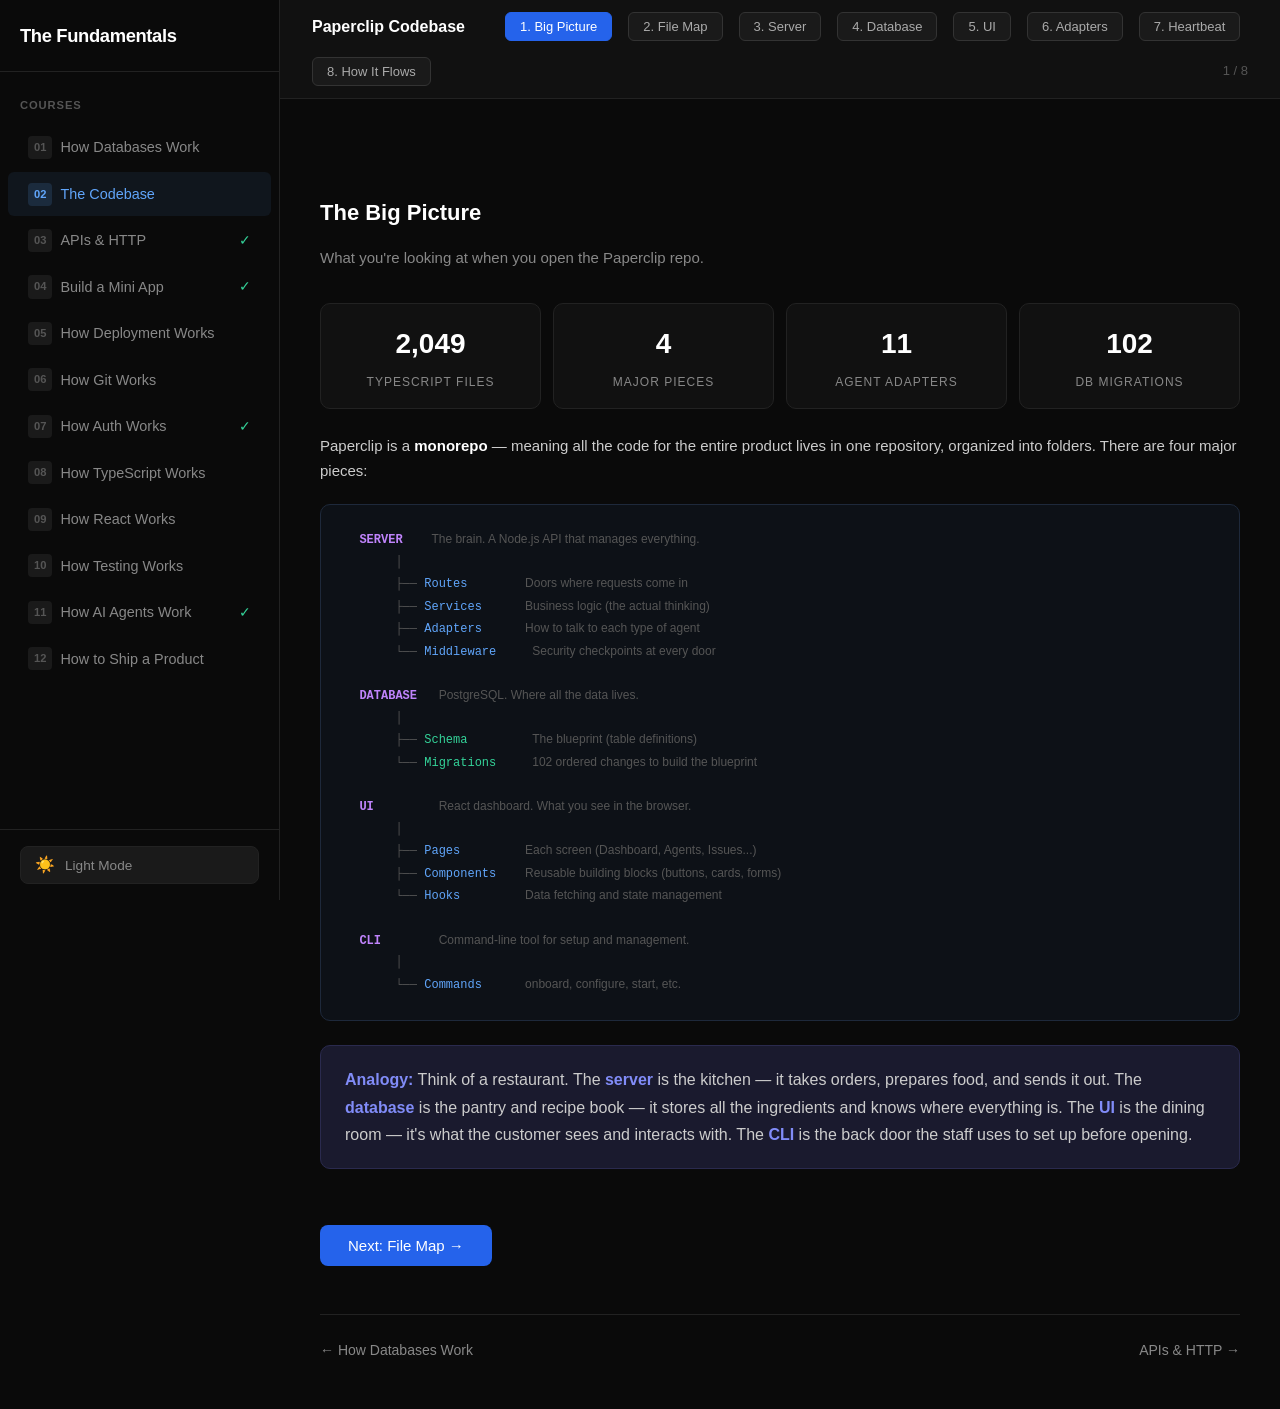
<file: lessons/codebase.html>
<!DOCTYPE html>
<html lang="en">
<head>
  <meta charset="UTF-8">
  <meta name="viewport" content="width=device-width, initial-scale=1.0">
  <meta name="description" content="Explore how a real production codebase is organized — file structure, server, database layer, UI, and the full request flow.">
  <link rel="icon" href="data:image/svg+xml,<svg xmlns='http://www.w3.org/2000/svg' viewBox='0 0 32 32'><rect x='2' y='4' width='28' height='5' rx='2' fill='%2334d399'/><rect x='2' y='11' width='28' height='5' rx='2' fill='%2360a5fa'/><rect x='2' y='18' width='28' height='5' rx='2' fill='%23c084fc'/><rect x='2' y='25' width='28' height='5' rx='2' fill='%23fbbf24'/></svg>">
  <title>The Codebase — The Fundamentals</title>
  <link rel="stylesheet" href="/css/shared.css">
  <style>
    /* LESSON-SPECIFIC styles only — converted to use CSS variables */

    .db-table { margin: 24px 0; border-radius: 10px; overflow: hidden; border: 1px solid var(--border-tertiary); }
    .db-table .table-header { background: var(--bg-table-header); padding: 10px 16px; font-weight: 600; font-size: 14px; color: var(--accent-blue); display: flex; align-items: center; gap: 8px; }
    .db-table table { width: 100%; border-collapse: collapse; font-size: 14px; }
    .db-table th { background: var(--bg-table-th); padding: 10px 16px; text-align: left; color: var(--text-table-header); font-weight: 500; border-bottom: 1px solid var(--border-table); }
    .db-table td { padding: 10px 16px; border-bottom: 1px solid var(--border-table-row); color: var(--text-body); }
    .db-table tr:last-child td { border-bottom: none; }
    .db-table tr:hover td { background: var(--bg-table-hover); }

    .file-tree { background: var(--bg-card); border: 1px solid var(--border-secondary); border-radius: 10px; padding: 20px 24px; margin: 20px 0; font-family: 'SF Mono', Monaco, monospace; font-size: 13px; line-height: 2; }
    .file-tree .folder { color: var(--accent-blue); cursor: pointer; }
    .file-tree .folder:hover { color: #93bbfc; }
    .file-tree .file { color: var(--text-table-header); }
    .file-tree .desc { color: var(--text-faint); font-family: -apple-system, sans-serif; font-size: 12px; }
    .file-tree .highlight { color: var(--accent-yellow); }
    .file-tree .indent { padding-left: 24px; }
    .file-tree .indent2 { padding-left: 48px; }
    .file-tree .indent3 { padding-left: 72px; }

    .arch-box { background: var(--bg-card); border: 1px solid var(--border-secondary); border-radius: 10px; padding: 24px; margin: 20px 0; font-family: 'SF Mono', Monaco, monospace; font-size: 12px; line-height: 1.8; white-space: pre; overflow-x: auto; }
    .arch-box .layer { color: var(--accent-purple); font-weight: 600; }
    .arch-box .component { color: var(--accent-blue); }
    .arch-box .arrow { color: var(--text-faint); }
    .arch-box .note { color: var(--text-faint); font-family: -apple-system, sans-serif; }
    .arch-box .data { color: var(--accent-green); }
    .arch-box .highlight { color: var(--accent-yellow); }

    .stat-grid { display: grid; grid-template-columns: repeat(auto-fit, minmax(180px, 1fr)); gap: 12px; margin: 24px 0; }
    .stat-card { background: var(--bg-secondary); border: 1px solid var(--border-primary); border-radius: 10px; padding: 16px; text-align: center; }
    .stat-card .number { font-size: 28px; font-weight: 700; color: var(--text-primary); }
    .stat-card .label { font-size: 12px; color: var(--text-muted); margin-top: 4px; text-transform: uppercase; letter-spacing: 1px; }

    .flow-step { display: flex; align-items: flex-start; gap: 16px; margin: 16px 0; }
    .flow-num { background: var(--accent-blue-bg); color: var(--text-primary); width: 32px; height: 32px; border-radius: 50%; display: flex; align-items: center; justify-content: center; font-weight: 700; font-size: 14px; flex-shrink: 0; }
    .flow-content { flex: 1; }
    .flow-content h4 { color: var(--text-primary); margin-bottom: 4px; font-size: 15px; }
    .flow-content p { color: var(--text-muted); font-size: 14px; margin: 0; }
    .flow-content code { background: var(--bg-btn); padding: 2px 6px; border-radius: 4px; font-size: 13px; color: var(--accent-blue); }

    .tag { display: inline-block; padding: 2px 8px; border-radius: 4px; font-size: 11px; font-weight: 600; margin-left: 6px; }
    .tag-server { background: var(--bg-tint-yellow); color: var(--accent-yellow); }
    .tag-ui { background: var(--bg-tint-green); color: var(--accent-green); }
    .tag-db { background: var(--bg-tint-indigo); color: var(--accent-indigo); }
    .tag-pkg { background: #1c1917; color: #a8a29e; }

    .compare-grid { display: grid; grid-template-columns: 1fr 1fr; gap: 16px; margin: 20px 0; }
    .compare-card { background: var(--bg-secondary); border: 1px solid var(--border-primary); border-radius: 10px; padding: 20px; }
    .compare-card h4 { color: var(--text-primary); margin-bottom: 8px; font-size: 15px; }
    .compare-card p { color: var(--text-muted); font-size: 14px; margin: 0; }

    @media (max-width: 700px) {
      .compare-grid { grid-template-columns: 1fr; }
    }

  </style>
</head>
<body>

<div class="sidebar-overlay" id="sidebar-overlay"></div>
<aside class="sidebar" id="sidebar">
  <div class="sidebar-header">
    <a href="/index.html" class="sidebar-logo">The Fundamentals</a>
  </div>
  <nav class="sidebar-nav">
    <div class="sidebar-section-title">Courses</div>
    <a href="/lessons/databases.html" class="sidebar-link" data-course="databases">
      <span class="sidebar-num">01</span> How Databases Work
    </a>
    <a href="/lessons/codebase.html" class="sidebar-link" data-course="codebase">
      <span class="sidebar-num">02</span> The Codebase
    </a>
    <a href="/lessons/apis.html" class="sidebar-link" data-course="apis">
      <span class="sidebar-num">03</span> APIs &amp; HTTP
    </a>
    <a href="/lessons/build.html" class="sidebar-link" data-course="build">
      <span class="sidebar-num">04</span> Build a Mini App
    </a>
    <a href="/lessons/deployment.html" class="sidebar-link" data-course="deployment">
      <span class="sidebar-num">05</span> How Deployment Works
    </a>
    <a href="/lessons/git.html" class="sidebar-link" data-course="git">
      <span class="sidebar-num">06</span> How Git Works
    </a>
    <a href="/lessons/authentication.html" class="sidebar-link" data-course="authentication">
      <span class="sidebar-num">07</span> How Auth Works
    </a>
    <a href="/lessons/typescript.html" class="sidebar-link" data-course="typescript">
      <span class="sidebar-num">08</span> How TypeScript Works
    </a>
    <a href="/lessons/react.html" class="sidebar-link" data-course="react">
      <span class="sidebar-num">09</span> How React Works
    </a>
    <a href="/lessons/testing.html" class="sidebar-link" data-course="testing">
      <span class="sidebar-num">10</span> How Testing Works
    </a>
    <a href="/lessons/ai-agents.html" class="sidebar-link" data-course="ai-agents">
      <span class="sidebar-num">11</span> How AI Agents Work
    </a>
    <a href="/lessons/shipping.html" class="sidebar-link" data-course="shipping">
      <span class="sidebar-num">12</span> How to Ship a Product
    </a>
  </nav>
  <div class="sidebar-footer">
    <button class="theme-toggle" id="theme-toggle">
      <span class="theme-icon" id="theme-icon">☀️</span>
      <span class="theme-label" id="theme-label">Light Mode</span>
    </button>
  </div>
</aside>
<button class="sidebar-toggle" id="sidebar-toggle">☰</button>

<div class="content-wrapper">

<div class="breadcrumb"><a href="/index.html">Home</a><span class="sep">›</span><span>The Codebase</span></div>

<div class="nav">
  <h1>Paperclip Codebase</h1>
  <button onclick="goTo(0)" id="nav0" class="active">1. Big Picture</button>
  <button onclick="goTo(1)" id="nav1">2. File Map</button>
  <button onclick="goTo(2)" id="nav2">3. Server</button>
  <button onclick="goTo(3)" id="nav3">4. Database</button>
  <button onclick="goTo(4)" id="nav4">5. UI</button>
  <button onclick="goTo(5)" id="nav5">6. Adapters</button>
  <button onclick="goTo(6)" id="nav6">7. Heartbeat</button>
  <button onclick="goTo(7)" id="nav7">8. How It Flows</button>
  <span class="progress" id="progress">1 / 8</span>
</div>

<div class="container">

  <!-- LESSON 1: Big Picture -->
  <div class="lesson active" id="lesson0">
    <h2>The Big Picture</h2>
    <p class="subtitle">What you're looking at when you open the Paperclip repo.</p>

    <div class="stat-grid">
      <div class="stat-card"><div class="number">2,049</div><div class="label">TypeScript Files</div></div>
      <div class="stat-card"><div class="number">4</div><div class="label">Major Pieces</div></div>
      <div class="stat-card"><div class="number">11</div><div class="label">Agent Adapters</div></div>
      <div class="stat-card"><div class="number">102</div><div class="label">DB Migrations</div></div>
    </div>

    <p>Paperclip is a <strong style="color:var(--text-primary)">monorepo</strong> — meaning all the code for the entire product lives in one repository, organized into folders. There are four major pieces:</p>

    <div class="arch-box"><span class="layer">  SERVER</span>    <span class="note">The brain. A Node.js API that manages everything.</span>
     <span class="arrow">  │</span>
     <span class="arrow">  ├──</span> <span class="component">Routes</span>        <span class="note">Doors where requests come in</span>
     <span class="arrow">  ├──</span> <span class="component">Services</span>      <span class="note">Business logic (the actual thinking)</span>
     <span class="arrow">  ├──</span> <span class="component">Adapters</span>      <span class="note">How to talk to each type of agent</span>
     <span class="arrow">  └──</span> <span class="component">Middleware</span>     <span class="note">Security checkpoints at every door</span>

<span class="layer">  DATABASE</span>   <span class="note">PostgreSQL. Where all the data lives.</span>
     <span class="arrow">  │</span>
     <span class="arrow">  ├──</span> <span class="data">Schema</span>         <span class="note">The blueprint (table definitions)</span>
     <span class="arrow">  └──</span> <span class="data">Migrations</span>     <span class="note">102 ordered changes to build the blueprint</span>

<span class="layer">  UI</span>         <span class="note">React dashboard. What you see in the browser.</span>
     <span class="arrow">  │</span>
     <span class="arrow">  ├──</span> <span class="component">Pages</span>         <span class="note">Each screen (Dashboard, Agents, Issues...)</span>
     <span class="arrow">  ├──</span> <span class="component">Components</span>    <span class="note">Reusable building blocks (buttons, cards, forms)</span>
     <span class="arrow">  └──</span> <span class="component">Hooks</span>         <span class="note">Data fetching and state management</span>

<span class="layer">  CLI</span>        <span class="note">Command-line tool for setup and management.</span>
     <span class="arrow">  │</span>
     <span class="arrow">  └──</span> <span class="component">Commands</span>      <span class="note">onboard, configure, start, etc.</span></div>

    <div class="analogy">
      <strong>Analogy:</strong> Think of a restaurant. The <strong>server</strong> is the kitchen — it takes orders, prepares food, and sends it out. The <strong>database</strong> is the pantry and recipe book — it stores all the ingredients and knows where everything is. The <strong>UI</strong> is the dining room — it's what the customer sees and interacts with. The <strong>CLI</strong> is the back door the staff uses to set up before opening.
    </div>

    <button class="next-btn" onclick="goTo(1)">Next: File Map &rarr;</button>
  </div>

  <!-- LESSON 2: File Map -->
  <div class="lesson" id="lesson1">
    <h2>The File Map</h2>
    <p class="subtitle">Where everything lives on disk.</p>

    <p>Click on any folder to learn what it does:</p>

    <div class="btn-row">
      <button class="btn selected" onclick="showFolder('server')" id="fb-server">server/ <span class="tag tag-server">549 files</span></button>
      <button class="btn" onclick="showFolder('ui')" id="fb-ui">ui/ <span class="tag tag-ui">726 files</span></button>
      <button class="btn" onclick="showFolder('packages')" id="fb-packages">packages/ <span class="tag tag-pkg">774 files</span></button>
      <button class="btn" onclick="showFolder('cli')" id="fb-cli">cli/ <span class="tag tag-db">CLI</span></button>
      <button class="btn" onclick="showFolder('other')" id="fb-other">Other</button>
    </div>

    <div class="detail-box" id="folder-detail">
      <div id="folder-content-server">
        <div class="file-tree">
<span class="folder">server/src/</span>
<div class="indent"><span class="folder">routes/</span> <span class="desc">- 43 files. Each one is a door into the server (agents, issues, costs...)</span></div>
<div class="indent"><span class="folder">services/</span> <span class="desc">- 130+ files. The real brains. Business logic, heartbeat engine, budgets.</span></div>
<div class="indent"><span class="folder">adapters/</span> <span class="desc">- How the server talks to Claude Code, Codex, Cursor, etc.</span></div>
<div class="indent"><span class="folder">middleware/</span> <span class="desc">- Security guards. Auth, logging, rate limiting.</span></div>
<div class="indent"><span class="folder">realtime/</span> <span class="desc">- WebSocket server for live updates to the dashboard.</span></div>
<div class="indent"><span class="folder">storage/</span> <span class="desc">- File storage (attachments, work products).</span></div>
<div class="indent"><span class="file">app.ts</span> <span class="desc">- Wires all routes and middleware together.</span></div>
<div class="indent"><span class="file">index.ts</span> <span class="desc">- The entry point. Starts the server, connects the DB.</span></div>
<div class="indent"><span class="highlight">config.ts</span> <span class="desc">- Reads environment variables and config files.</span></div>
        </div>
        <p style="margin-top:12px">The server is the biggest piece. The <code style="color:var(--accent-yellow)">services/heartbeat.ts</code> file alone is <strong style="color:var(--text-primary)">11,573 lines</strong> — it's the engine that wakes agents up and gives them work.</p>
      </div>
      <div id="folder-content-ui" style="display:none">
        <div class="file-tree">
<span class="folder">ui/src/</span>
<div class="indent"><span class="folder">pages/</span> <span class="desc">- 70+ page components. Each one is a screen in the app.</span></div>
<div class="indent2"><span class="file">Dashboard.tsx</span> <span class="desc">- The home screen with stats and activity</span></div>
<div class="indent2"><span class="file">Agents.tsx</span> <span class="desc">- List of all agents</span></div>
<div class="indent2"><span class="file">AgentDetail.tsx</span> <span class="desc">- One agent's profile, tasks, settings</span></div>
<div class="indent2"><span class="file">Issues.tsx</span> <span class="desc">- Task board (like Trello)</span></div>
<div class="indent2"><span class="file">IssueDetail.tsx</span> <span class="desc">- One task with comments, status, history</span></div>
<div class="indent2"><span class="file">OrgChart.tsx</span> <span class="desc">- Visual org chart of agent hierarchy</span></div>
<div class="indent2"><span class="file">Costs.tsx</span> <span class="desc">- Spending dashboard</span></div>
<div class="indent2"><span class="file">...</span> <span class="desc">and 60+ more pages</span></div>
<div class="indent"><span class="folder">components/</span> <span class="desc">- 200+ reusable UI pieces (buttons, cards, modals...)</span></div>
<div class="indent"><span class="folder">hooks/</span> <span class="desc">- React hooks for fetching data from the API</span></div>
<div class="indent"><span class="folder">context/</span> <span class="desc">- Shared state (current company, current user)</span></div>
<div class="indent"><span class="file">App.tsx</span> <span class="desc">- The router. Maps URLs to pages.</span></div>
        </div>
        <p style="margin-top:12px">The UI is a React app built with TypeScript. It communicates with the server entirely through API calls — it never touches the database directly.</p>
      </div>
      <div id="folder-content-packages" style="display:none">
        <div class="file-tree">
<span class="folder">packages/</span>
<div class="indent"><span class="highlight">db/</span> <span class="desc">- Database schema, migrations, and connection management</span></div>
<div class="indent2"><span class="file">migrations/</span> <span class="desc">- 102 migration files, applied in order</span></div>
<div class="indent2"><span class="file">schema/</span> <span class="desc">- Table definitions in TypeScript (using Drizzle ORM)</span></div>
<div class="indent"><span class="folder">shared/</span> <span class="desc">- Types and utilities shared between server and UI</span></div>
<div class="indent"><span class="folder">adapters/</span> <span class="desc">- 11 agent adapter packages:</span></div>
<div class="indent2"><span class="file">claude-local/</span> <span class="desc">- Claude Code integration</span></div>
<div class="indent2"><span class="file">codex-local/</span> <span class="desc">- OpenAI Codex integration</span></div>
<div class="indent2"><span class="file">cursor-local/</span> <span class="desc">- Cursor integration</span></div>
<div class="indent2"><span class="file">openclaw-gateway/</span> <span class="desc">- OpenClaw HTTP agent</span></div>
<div class="indent2"><span class="file">gemini-local/</span> <span class="desc">- Google Gemini integration</span></div>
<div class="indent2"><span class="file">...</span> <span class="desc">+ 6 more adapters</span></div>
<div class="indent"><span class="folder">plugins/</span> <span class="desc">- Plugin SDK and example plugins</span></div>
<div class="indent"><span class="folder">mcp-server/</span> <span class="desc">- Model Context Protocol server</span></div>
<div class="indent"><span class="folder">skills-catalog/</span> <span class="desc">- Pre-built skills agents can learn</span></div>
        </div>
      </div>
      <div id="folder-content-cli" style="display:none">
        <div class="file-tree">
<span class="folder">cli/src/</span>
<div class="indent"><span class="file">commands/</span> <span class="desc">- CLI commands (onboard, configure, start, etc.)</span></div>
<div class="indent"><span class="file">index.ts</span> <span class="desc">- Entry point, parses arguments</span></div>
        </div>
        <p style="margin-top:12px">The CLI is the smallest piece. It's the tool you use to set up and configure Paperclip. When you ran <code style="color:var(--accent-green)">npx paperclipai onboard --yes</code>, that's the CLI.</p>
      </div>
      <div id="folder-content-other" style="display:none">
        <div class="file-tree">
<span class="folder">Root files and folders:</span>
<div class="indent"><span class="file">package.json</span> <span class="desc">- Project config, dependencies, scripts (pnpm dev, pnpm build)</span></div>
<div class="indent"><span class="file">pnpm-workspace.yaml</span> <span class="desc">- Tells pnpm this is a monorepo with multiple packages</span></div>
<div class="indent"><span class="file">tsconfig.json</span> <span class="desc">- TypeScript configuration</span></div>
<div class="indent"><span class="file">Dockerfile</span> <span class="desc">- Instructions to build a Docker container</span></div>
<div class="indent"><span class="file">vitest.config.ts</span> <span class="desc">- Test configuration</span></div>
<div class="indent"><span class="folder">scripts/</span> <span class="desc">- 70 build/dev helper scripts</span></div>
<div class="indent"><span class="folder">docker/</span> <span class="desc">- Docker Compose configs for different setups</span></div>
<div class="indent"><span class="folder">docs/</span> <span class="desc">- Documentation site source</span></div>
<div class="indent"><span class="folder">tests/</span> <span class="desc">- End-to-end Playwright tests</span></div>
<div class="indent"><span class="folder">evals/</span> <span class="desc">- AI evaluation benchmarks</span></div>
        </div>
      </div>
    </div>

    <button class="next-btn" onclick="goTo(2)">Next: The Server &rarr;</button>
  </div>

  <!-- LESSON 3: Server -->
  <div class="lesson" id="lesson2">
    <h2>The Server</h2>
    <p class="subtitle">Routes, Services, Middleware — the three layers of the backend.</p>

    <p>The server follows a clean pattern. Every request flows through three layers:</p>

    <div class="arch-box"><span class="highlight">Request from browser or agent</span>
     <span class="arrow">│</span>
     <span class="arrow">▼</span>
<span class="layer">MIDDLEWARE</span>  <span class="note">Is this request allowed? Who is making it?</span>
     <span class="arrow">│</span>
     <span class="arrow">▼</span>
<span class="layer">ROUTE</span>      <span class="note">What are they asking for? Parse the request.</span>
     <span class="arrow">│</span>
     <span class="arrow">▼</span>
<span class="layer">SERVICE</span>    <span class="note">Do the actual work. Talk to the database. Return results.</span>
     <span class="arrow">│</span>
     <span class="arrow">▼</span>
<span class="data">DATABASE</span>   <span class="note">Read or write data.</span></div>

    <div class="analogy">
      <strong>Analogy:</strong> A building with security. <strong>Middleware</strong> is the security guard at the front door — checking IDs, turning away unauthorized people. The <strong>route</strong> is the receptionist — figuring out which department you need. The <strong>service</strong> is the person in that department who actually does the work.
    </div>

    <p>Click each layer to see real examples from the codebase:</p>

    <div class="btn-row">
      <button class="btn selected" onclick="showLayer('middleware')" id="lb-middleware">Middleware</button>
      <button class="btn" onclick="showLayer('routes')" id="lb-routes">Routes</button>
      <button class="btn" onclick="showLayer('services')" id="lb-services">Services</button>
    </div>

    <div id="layer-detail">
      <div id="layer-middleware">
        <p><strong style="color:var(--text-primary)">Middleware</strong> runs on every request before it reaches the route. It handles cross-cutting concerns.</p>
        <div class="db-table">
          <div class="table-header">server/src/middleware/</div>
          <table>
            <tr><th>File</th><th>What it does</th></tr>
            <tr><td style="color:var(--accent-blue)">auth.ts</td><td>Checks who you are (API key? browser session? agent JWT?)</td></tr>
            <tr><td style="color:var(--accent-blue)">board-mutation-guard.ts</td><td>Blocks dangerous writes unless you're an admin</td></tr>
            <tr><td style="color:var(--accent-blue)">private-hostname-guard.ts</td><td>Blocks requests from unauthorized networks</td></tr>
            <tr><td style="color:var(--accent-blue)">trust-proxy.ts</td><td>Handles requests coming through reverse proxies</td></tr>
            <tr><td style="color:var(--accent-blue)">logger.ts</td><td>Logs every request for debugging</td></tr>
          </table>
        </div>
        <p>If middleware rejects a request, it never reaches the route. The request is dead on arrival.</p>
      </div>
      <div id="layer-routes" style="display:none">
        <p><strong style="color:var(--text-primary)">Routes</strong> define the API endpoints. Each file handles one resource type.</p>
        <div class="db-table">
          <div class="table-header">server/src/routes/ (43 files)</div>
          <table>
            <tr><th>File</th><th>Endpoints it creates</th></tr>
            <tr><td style="color:var(--accent-blue)">agents.ts</td><td>GET /api/agents, POST /api/agents, PATCH /api/agents/:id</td></tr>
            <tr><td style="color:var(--accent-blue)">issues.ts</td><td>GET /api/issues, POST /api/issues, checkout, comments...</td></tr>
            <tr><td style="color:var(--accent-blue)">costs.ts</td><td>GET /api/costs (spending data for dashboards)</td></tr>
            <tr><td style="color:var(--accent-blue)">approvals.ts</td><td>GET/POST approval workflows</td></tr>
            <tr><td style="color:var(--accent-blue)">health.ts</td><td>GET /api/health (is the server alive?)</td></tr>
          </table>
        </div>
        <div class="code-block">
<span class="comment">// Simplified example of what a route looks like:</span>

<span class="kw">router</span>.<span class="fn">get</span>(<span class="str">"/api/agents"</span>, <span class="kw">async</span> (<span class="var">req</span>, <span class="var">res</span>) => {
  <span class="comment">// req = the incoming request (who's asking? what filters?)</span>
  <span class="kw">const</span> <span class="var">agents</span> = <span class="kw">await</span> <span class="fn">agentService</span>.<span class="fn">listAgents</span>(<span class="var">req</span>.<span class="var">companyId</span>);
  <span class="comment">// res = the response we send back</span>
  <span class="var">res</span>.<span class="fn">json</span>(<span class="var">agents</span>);
});
        </div>
      </div>
      <div id="layer-services" style="display:none">
        <p><strong style="color:var(--text-primary)">Services</strong> contain the real business logic. This is where decisions are made and data is read/written.</p>
        <div class="db-table">
          <div class="table-header">server/src/services/ (130+ files) - The heavy hitters</div>
          <table>
            <tr><th>File</th><th>Lines</th><th>What it does</th></tr>
            <tr><td style="color:var(--accent-yellow)">heartbeat.ts</td><td>11,573</td><td>The engine. Wakes agents, assigns work, tracks runs.</td></tr>
            <tr><td style="color:var(--accent-blue)">issues.ts</td><td>6,520</td><td>Task management: create, assign, checkout, update, close.</td></tr>
            <tr><td style="color:var(--accent-blue)">agents.ts</td><td>826</td><td>Agent CRUD, status management, hire/fire.</td></tr>
            <tr><td style="color:var(--accent-blue)">budgets.ts</td><td>-</td><td>Budget enforcement, spending limits, hard stops.</td></tr>
            <tr><td style="color:var(--accent-blue)">approvals.ts</td><td>-</td><td>Human approval workflows, gates.</td></tr>
            <tr><td style="color:var(--accent-blue)">company-portability.ts</td><td>-</td><td>Export/import entire organizations.</td></tr>
          </table>
        </div>
        <p>Notice the heartbeat service is <strong style="color:var(--accent-yellow)">14x larger</strong> than the agent service. That's because coordinating agent execution is the hardest problem Paperclip solves.</p>
      </div>
    </div>

    <button class="next-btn" onclick="goTo(3)">Next: The Database &rarr;</button>
  </div>

  <!-- LESSON 4: Database -->
  <div class="lesson" id="lesson3">
    <h2>The Database Layer</h2>
    <p class="subtitle">How Paperclip talks to PostgreSQL.</p>

    <p>The server doesn't write raw SQL. It uses an <strong style="color:var(--text-primary)">ORM</strong> (Object-Relational Mapper) called <strong style="color:var(--accent-blue)">Drizzle</strong>. An ORM lets you write database queries in TypeScript instead of SQL.</p>

    <div class="compare-grid">
      <div class="compare-card">
        <h4 style="color:var(--accent-purple)">Raw SQL</h4>
        <div class="code-block" style="margin:8px 0 0">
<span class="str">SELECT * FROM agents
WHERE company_id = 5
AND status = 'active'</span>
        </div>
      </div>
      <div class="compare-card">
        <h4 style="color:var(--accent-blue)">Drizzle ORM (TypeScript)</h4>
        <div class="code-block" style="margin:8px 0 0">
<span class="var">db</span>.<span class="fn">select</span>()
  .<span class="fn">from</span>(<span class="var">agents</span>)
  .<span class="fn">where</span>(
    <span class="fn">and</span>(
      <span class="fn">eq</span>(<span class="var">agents</span>.<span class="var">companyId</span>, <span class="type">5</span>),
      <span class="fn">eq</span>(<span class="var">agents</span>.<span class="var">status</span>, <span class="str">"active"</span>)
    )
  )
        </div>
      </div>
    </div>

    <p>They do the same thing. The ORM version gives you type safety — if you misspell a column name, TypeScript catches it before the code even runs.</p>

    <div class="analogy">
      <strong>Analogy:</strong> SQL is speaking the database's native language. An ORM is like a translator that lets you speak TypeScript and it converts to SQL for you. You get autocomplete, error checking, and you never have to worry about SQL syntax.
    </div>

    <p>The schema lives in <code style="color:var(--accent-blue)">packages/db/src/schema/</code>. Here's a simplified version of how a table is defined:</p>

    <div class="code-block">
<span class="comment">// packages/db/src/schema/agents.ts (simplified)</span>

<span class="kw">import</span> { <span class="var">pgTable</span>, <span class="var">serial</span>, <span class="var">text</span>, <span class="var">integer</span> } <span class="kw">from</span> <span class="str">"drizzle-orm/pg-core"</span>;

<span class="kw">export const</span> <span class="var">agents</span> = <span class="fn">pgTable</span>(<span class="str">"agents"</span>, {
  <span class="var">id</span>:        <span class="fn">serial</span>(<span class="str">"id"</span>).<span class="fn">primaryKey</span>(),       <span class="comment">// auto-incrementing PK</span>
  <span class="var">name</span>:      <span class="fn">text</span>(<span class="str">"name"</span>).<span class="fn">notNull</span>(),         <span class="comment">// required text</span>
  <span class="var">role</span>:      <span class="fn">text</span>(<span class="str">"role"</span>),                    <span class="comment">// optional text</span>
  <span class="var">adapter</span>:   <span class="fn">text</span>(<span class="str">"adapter"</span>).<span class="fn">notNull</span>(),      <span class="comment">// "claude-code", "codex", etc.</span>
  <span class="var">companyId</span>: <span class="fn">integer</span>(<span class="str">"company_id"</span>)          <span class="comment">// foreign key to companies</span>
               .<span class="fn">references</span>(() => <span class="var">companies</span>.<span class="var">id</span>),
});
    </div>

    <p>This is the same schema concept from the database tutorial — but written in TypeScript instead of SQL. Drizzle converts it to a <code>CREATE TABLE</code> statement behind the scenes.</p>

    <button class="next-btn" onclick="goTo(4)">Next: The UI &rarr;</button>
  </div>

  <!-- LESSON 5: UI -->
  <div class="lesson" id="lesson4">
    <h2>The UI</h2>
    <p class="subtitle">React, pages, components, and how the dashboard works.</p>

    <p>The UI is a <strong style="color:var(--text-primary)">React</strong> app. React breaks everything into <strong style="color:var(--text-primary)">components</strong> — small, reusable pieces that snap together like LEGO blocks.</p>

    <div class="analogy">
      <strong>Analogy:</strong> A web page is like a house. React components are the bricks, windows, and doors. You don't build each house from scratch — you reuse the same window component in every room, the same door component for every entrance. Change the window component once, every room updates.
    </div>

    <p>The UI has two main types of files:</p>

    <div class="compare-grid">
      <div class="compare-card">
        <h4>Pages <span class="tag tag-ui">70+ files</span></h4>
        <p>Full screens. Each URL maps to a page.<br><br>
        <code style="color:var(--accent-blue)">/dashboard</code> &rarr; Dashboard.tsx<br>
        <code style="color:var(--accent-blue)">/agents</code> &rarr; Agents.tsx<br>
        <code style="color:var(--accent-blue)">/agents/3</code> &rarr; AgentDetail.tsx<br>
        <code style="color:var(--accent-blue)">/issues</code> &rarr; Issues.tsx<br>
        <code style="color:var(--accent-blue)">/costs</code> &rarr; Costs.tsx</p>
      </div>
      <div class="compare-card">
        <h4>Components <span class="tag tag-ui">200+ files</span></h4>
        <p>Reusable pieces that pages are built from.<br><br>
        <code style="color:var(--accent-green)">Sidebar.tsx</code> — navigation<br>
        <code style="color:var(--accent-green)">IssueRow.tsx</code> — one task in a list<br>
        <code style="color:var(--accent-green)">StatusBadge.tsx</code> — "in progress" pill<br>
        <code style="color:var(--accent-green)">KanbanBoard.tsx</code> — drag-and-drop board<br>
        <code style="color:var(--accent-green)">ChatComposer.tsx</code> — message input</p>
      </div>
    </div>

    <p>Here's how a page is built from components — it's components all the way down:</p>

    <div class="arch-box"><span class="layer">AgentDetail.tsx</span> <span class="note">(the full page)</span>
<span class="arrow">  │</span>
<span class="arrow">  ├──</span> <span class="component">Layout</span> <span class="note">(sidebar + content area)</span>
<span class="arrow">  │     ├──</span> <span class="component">Sidebar</span>
<span class="arrow">  │     │     ├──</span> <span class="component">SidebarNavItem</span> <span class="note">("Dashboard")</span>
<span class="arrow">  │     │     ├──</span> <span class="component">SidebarNavItem</span> <span class="note">("Agents")</span>
<span class="arrow">  │     │     └──</span> <span class="component">SidebarNavItem</span> <span class="note">("Issues")</span>
<span class="arrow">  │     └──</span> <span class="component">main content</span>
<span class="arrow">  │</span>
<span class="arrow">  ├──</span> <span class="component">BreadcrumbBar</span> <span class="note">("Agents > Claude")</span>
<span class="arrow">  ├──</span> <span class="component">AgentProperties</span> <span class="note">(role, adapter, budget)</span>
<span class="arrow">  ├──</span> <span class="component">AgentActionButtons</span> <span class="note">(pause, resume, fire)</span>
<span class="arrow">  └──</span> <span class="component">IssuesList</span> <span class="note">(tasks assigned to this agent)</span>
<span class="arrow">        ├──</span> <span class="component">IssueRow</span>
<span class="arrow">        │     ├──</span> <span class="component">StatusBadge</span> <span class="note">("in_progress")</span>
<span class="arrow">        │     └──</span> <span class="component">PriorityIcon</span> <span class="note">(high/medium/low)</span>
<span class="arrow">        ├──</span> <span class="component">IssueRow</span>
<span class="arrow">        └──</span> <span class="component">IssueRow</span></div>

    <p><strong style="color:var(--text-primary)">How does the UI get data?</strong> It calls the server's API. The UI never talks to the database directly.</p>

    <div class="code-block">
<span class="comment">// Simplified: how the Agents page fetches data</span>

<span class="kw">function</span> <span class="fn">Agents</span>() {
  <span class="kw">const</span> <span class="var">agents</span> = <span class="fn">useQuery</span>(<span class="str">"/api/agents"</span>);  <span class="comment">// fetch from server</span>

  <span class="kw">return</span> (
    &lt;<span class="fn">div</span>&gt;
      {<span class="var">agents</span>.<span class="fn">map</span>(<span class="var">agent</span> =&gt; (
        &lt;<span class="fn">AgentRow</span> <span class="var">key</span>={<span class="var">agent</span>.<span class="var">id</span>} <span class="var">agent</span>={<span class="var">agent</span>} /&gt;
      ))}
    &lt;/<span class="fn">div</span>&gt;
  );
}
    </div>

    <button class="next-btn" onclick="goTo(5)">Next: Adapters &rarr;</button>
  </div>

  <!-- LESSON 6: Adapters -->
  <div class="lesson" id="lesson5">
    <h2>Adapters</h2>
    <p class="subtitle">How Paperclip talks to 11 different AI agents the same way.</p>

    <p>Paperclip supports Claude Code, Codex, Cursor, Gemini, and more. But each one works differently — different APIs, different protocols, different ways to start and stop. The <strong style="color:var(--text-primary)">adapter pattern</strong> solves this.</p>

    <div class="analogy">
      <strong>Analogy:</strong> Think of a power outlet. Different countries have different plug shapes. An adapter lets you plug any device into any outlet. Paperclip's adapters let any AI agent plug into the same system — the server doesn't care what's on the other end.
    </div>

    <p>Every adapter implements the same interface — a contract that says "you must support these operations":</p>

    <div class="code-block">
<span class="comment">// What every adapter must be able to do (simplified):</span>

<span class="kw">interface</span> <span class="type">AgentAdapter</span> {
  <span class="fn">start</span>(<span class="var">task</span>: <span class="type">Task</span>, <span class="var">context</span>: <span class="type">RunContext</span>): <span class="type">Promise</span>&lt;<span class="type">RunHandle</span>&gt;;
  <span class="fn">stop</span>(<span class="var">handle</span>: <span class="type">RunHandle</span>): <span class="type">Promise</span>&lt;<span class="type">void</span>&gt;;
  <span class="fn">isAlive</span>(<span class="var">handle</span>: <span class="type">RunHandle</span>): <span class="type">Promise</span>&lt;<span class="type">boolean</span>&gt;;
  <span class="fn">getOutput</span>(<span class="var">handle</span>: <span class="type">RunHandle</span>): <span class="type">Promise</span>&lt;<span class="type">RunOutput</span>&gt;;
}
    </div>

    <p>Click an adapter to see how it works:</p>

    <div class="btn-row">
      <button class="btn selected" onclick="showAdapter('claude')" id="ab-claude">Claude Code</button>
      <button class="btn" onclick="showAdapter('codex')" id="ab-codex">Codex</button>
      <button class="btn" onclick="showAdapter('cursor')" id="ab-cursor">Cursor</button>
      <button class="btn" onclick="showAdapter('openclaw')" id="ab-openclaw">OpenClaw</button>
      <button class="btn" onclick="showAdapter('bash')" id="ab-bash">Bash/CLI</button>
    </div>

    <div class="detail-box" id="adapter-detail">
      <div id="adapter-claude">
        <div class="label">claude-local adapter</div>
        <p style="color:var(--text-body); margin-bottom:8px"><strong style="color:var(--text-primary)">How it works:</strong> Spawns a Claude Code CLI process on the local machine. Passes the task as a prompt. Reads stdout for output. Monitors the process for completion.</p>
        <p style="color:var(--text-muted)">Location: <code style="color:var(--accent-blue)">packages/adapters/claude-local/</code></p>
        <p style="color:var(--text-muted)">This is what you're using right now — Claude Code running as a terminal process.</p>
      </div>
      <div id="adapter-codex" style="display:none">
        <div class="label">codex-local adapter</div>
        <p style="color:var(--text-body); margin-bottom:8px"><strong style="color:var(--text-primary)">How it works:</strong> Spawns an OpenAI Codex CLI process. Similar to Claude — local process, stdin/stdout communication.</p>
        <p style="color:var(--text-muted)">Location: <code style="color:var(--accent-blue)">packages/adapters/codex-local/</code></p>
      </div>
      <div id="adapter-cursor" style="display:none">
        <div class="label">cursor-local adapter</div>
        <p style="color:var(--text-body); margin-bottom:8px"><strong style="color:var(--text-primary)">How it works:</strong> Launches Cursor in headless mode. Can run locally or in the cloud. Communicates via Cursor's API.</p>
        <p style="color:var(--text-muted)">Location: <code style="color:var(--accent-blue)">packages/adapters/cursor-local/</code> and <code style="color:var(--accent-blue)">cursor-cloud/</code></p>
      </div>
      <div id="adapter-openclaw" style="display:none">
        <div class="label">openclaw-gateway adapter</div>
        <p style="color:var(--text-body); margin-bottom:8px"><strong style="color:var(--text-primary)">How it works:</strong> Sends HTTP requests to an OpenClaw instance running elsewhere. This is a remote agent — it doesn't run on your machine.</p>
        <p style="color:var(--text-muted)">Location: <code style="color:var(--accent-blue)">packages/adapters/openclaw-gateway/</code></p>
        <p style="color:var(--text-muted)">This is the "webhook bot" model — Paperclip sends a message, OpenClaw does the work, sends results back.</p>
      </div>
      <div id="adapter-bash" style="display:none">
        <div class="label">bash/CLI adapter</div>
        <p style="color:var(--text-body); margin-bottom:8px"><strong style="color:var(--text-primary)">How it works:</strong> Runs any shell command or script. The simplest adapter — just execute a command and capture output.</p>
        <p style="color:var(--text-muted)">This is how you'd plug in any CLI tool — a Python script, a custom agent, anything that runs in a terminal.</p>
      </div>
    </div>

    <p>The beauty: the heartbeat engine doesn't know or care which adapter it's using. It just calls <code style="color:var(--accent-blue)">adapter.start(task)</code> and the right thing happens. Add a new AI agent? Write one adapter file. Everything else just works.</p>

    <button class="next-btn" onclick="goTo(6)">Next: The Heartbeat Engine &rarr;</button>
  </div>

  <!-- LESSON 7: Heartbeat -->
  <div class="lesson" id="lesson6">
    <h2>The Heartbeat Engine</h2>
    <p class="subtitle">The most complex piece — 11,573 lines that make agents autonomous.</p>

    <p>This is the part that makes Paperclip special. Without it, agents just sit there. The heartbeat engine <strong style="color:var(--text-primary)">wakes agents up on a schedule</strong>, checks if they have work, gives them a task, monitors execution, and handles everything that can go wrong.</p>

    <div class="analogy">
      <strong>Analogy:</strong> The heartbeat engine is like a factory floor manager. Every 30 seconds, they walk the floor: "Claude, you have a new task. Codex, are you still working? Scout, your budget is used up — stop. Pixel, your task is blocked — skip it." They never stop walking.
    </div>

    <p>Here's what happens on every heartbeat cycle:</p>

    <div class="flow-step"><div class="flow-num">1</div><div class="flow-content"><h4>Wake Up</h4><p>The scheduler fires every 30 seconds (configurable). It checks the database for agents due for a heartbeat.</p></div></div>
    <div class="flow-step"><div class="flow-num">2</div><div class="flow-content"><h4>Budget Check</h4><p>Before doing anything, check: has this agent exceeded their monthly budget? If yes, <strong style="color:var(--accent-yellow)">skip them</strong>. No work allowed.</p></div></div>
    <div class="flow-step"><div class="flow-num">3</div><div class="flow-content"><h4>Task Checkout</h4><p>Find the highest-priority task assigned to this agent. <strong style="color:var(--text-primary)">Atomically</strong> check it out — meaning no other agent can grab it at the same time. This prevents double-work.</p></div></div>
    <div class="flow-step"><div class="flow-num">4</div><div class="flow-content"><h4>Context Assembly</h4><p>Build the full context: task details, goal ancestry ("why are we doing this"), project info, workspace path, secrets, skills. Everything the agent needs.</p></div></div>
    <div class="flow-step"><div class="flow-num">5</div><div class="flow-content"><h4>Adapter Invocation</h4><p>Call <code>adapter.start(task, context)</code>. This spawns the agent process (or sends the HTTP request). The engine gets back a run handle.</p></div></div>
    <div class="flow-step"><div class="flow-num">6</div><div class="flow-content"><h4>Monitoring</h4><p>Track the run: Is it still alive? How long has it been running? How many tokens has it used? Is it stuck?</p></div></div>
    <div class="flow-step"><div class="flow-num">7</div><div class="flow-content"><h4>Completion</h4><p>When the agent finishes: record costs, save output, update task status, log activity, release the checkout lock, and emit events for the dashboard.</p></div></div>
    <div class="flow-step"><div class="flow-num">8</div><div class="flow-content"><h4>Error Recovery</h4><p>If a run crashes, times out, or orphans (server restart mid-run), detect it and clean up. Reschedule if appropriate.</p></div></div>

    <p style="margin-top:24px">The reason this file is 11,573 lines: every one of those steps has edge cases. What if two heartbeats fire simultaneously? What if the agent crashes mid-task? What if the budget runs out mid-run? What if the server restarts while an agent is working? Each edge case is handled.</p>

    <button class="next-btn" onclick="goTo(7)">Next: How It All Flows &rarr;</button>
  </div>

  <!-- LESSON 8: Full Flow -->
  <div class="lesson" id="lesson7">
    <h2>How It All Flows Together</h2>
    <p class="subtitle">Following one task from creation to completion.</p>

    <p>Let's trace a real scenario: <strong style="color:var(--text-primary)">you create a task and an agent completes it</strong>. Watch how every piece of the codebase participates:</p>

    <div class="arch-box" style="line-height: 2.2;">
<span class="highlight">You click "New Task" in the dashboard</span>
<span class="arrow">  │</span>
<span class="arrow">  ▼</span>
<span class="component">UI</span>: <span class="note">NewIssueDialog.tsx renders a form. You type "Build landing page" and assign it to Claude.</span>
<span class="arrow">  │</span>
<span class="arrow">  │</span>  <span class="note">UI calls POST /api/issues with { title, assignee, ... }</span>
<span class="arrow">  ▼</span>
<span class="component">MIDDLEWARE</span>: <span class="note">auth.ts checks your session. You're a board member. Allowed.</span>
<span class="arrow">  │</span>
<span class="arrow">  ▼</span>
<span class="component">ROUTE</span>: <span class="note">routes/issues.ts receives the request, validates the body.</span>
<span class="arrow">  │</span>
<span class="arrow">  ▼</span>
<span class="component">SERVICE</span>: <span class="note">services/issues.ts creates the task in the database. Emits a "task assigned" event.</span>
<span class="arrow">  │</span>
<span class="arrow">  ▼</span>
<span class="data">DATABASE</span>: <span class="note">INSERT INTO issues (title, assignee_id, status, ...) VALUES (...)</span>
<span class="arrow">  │</span>
<span class="arrow">  ▼</span>
<span class="component">REALTIME</span>: <span class="note">live-events-ws.ts pushes the new task to all connected dashboards via WebSocket.</span>
<span class="arrow">  │</span>
<span class="arrow">  │</span>  <span class="note">... 30 seconds later ...</span>
<span class="arrow">  ▼</span>
<span class="highlight">HEARTBEAT</span>: <span class="note">heartbeat.ts wakes Claude's agent.</span>
<span class="arrow">  │</span>
<span class="arrow">  ├──</span> <span class="note">Checks budget: $127 of $500 used. OK.</span>
<span class="arrow">  ├──</span> <span class="note">Finds "Build landing page" as highest priority. Checks it out (atomic lock).</span>
<span class="arrow">  ├──</span> <span class="note">Builds context: task + goal + project + skills + secrets.</span>
<span class="arrow">  ▼</span>
<span class="component">ADAPTER</span>: <span class="note">claude-local adapter spawns a Claude Code process with the task prompt.</span>
<span class="arrow">  │</span>
<span class="arrow">  │</span>  <span class="note">... Claude works for 5 minutes ...</span>
<span class="arrow">  ▼</span>
<span class="highlight">COMPLETION</span>:
<span class="arrow">  ├──</span> <span class="data">costs.ts</span>: <span class="note">records $3.42 in token costs</span>
<span class="arrow">  ├──</span> <span class="data">issues.ts</span>: <span class="note">updates status to "done", releases checkout lock</span>
<span class="arrow">  ├──</span> <span class="data">activity.ts</span>: <span class="note">logs "Claude completed 'Build landing page'"</span>
<span class="arrow">  └──</span> <span class="component">REALTIME</span>: <span class="note">pushes update to your dashboard — you see it flip to "done"</span></div>

    <p>That's the full round trip. Every folder in the codebase played a role:</p>

    <div class="db-table">
      <div class="table-header">Codebase Map &mdash; one task, every piece</div>
      <table>
        <tr><th>Piece</th><th>Folder</th><th>Role in this flow</th></tr>
        <tr><td style="color:var(--accent-green)">UI</td><td>ui/src/</td><td>Rendered the form, sent the request, updated the screen</td></tr>
        <tr><td style="color:var(--accent-yellow)">Middleware</td><td>server/src/middleware/</td><td>Verified you're allowed to create tasks</td></tr>
        <tr><td style="color:var(--accent-blue)">Route</td><td>server/src/routes/</td><td>Received and validated the API request</td></tr>
        <tr><td style="color:var(--accent-purple)">Service</td><td>server/src/services/</td><td>Created the task, ran the heartbeat, tracked costs</td></tr>
        <tr><td style="color:var(--accent-indigo)">Database</td><td>packages/db/</td><td>Stored the task, the run log, the cost event</td></tr>
        <tr><td style="color:var(--accent-pink)">Adapter</td><td>packages/adapters/</td><td>Translated "start this task" into a Claude Code process</td></tr>
        <tr><td style="color:var(--accent-orange)">Realtime</td><td>server/src/realtime/</td><td>Pushed live updates to your browser</td></tr>
      </table>
    </div>

    <div class="analogy">
      <strong>What you learned:</strong><br><br>
      <strong style="color:var(--text-primary)">Monorepo</strong> = all code in one repo, organized by folder<br>
      <strong style="color:var(--accent-yellow)">Server</strong> = middleware &rarr; routes &rarr; services &rarr; database<br>
      <strong style="color:var(--accent-green)">UI</strong> = pages built from reusable components, fetches data via API<br>
      <strong style="color:var(--accent-indigo)">ORM</strong> = write database queries in TypeScript instead of SQL<br>
      <strong style="color:var(--accent-pink)">Adapters</strong> = one interface, many implementations (Claude, Codex, Cursor...)<br>
      <strong style="color:var(--accent-purple)">Heartbeat</strong> = the engine that makes agents autonomous<br>
      <strong style="color:var(--accent-orange)">Realtime</strong> = WebSockets push updates to the dashboard instantly
    </div>

    <div class="next-course-banner">
      <h3>Up Next</h3>
      <p>Continue to Course 03: APIs & HTTP — Learn how the browser talks to the server.</p>
      <a href="/lessons/apis.html">Start APIs & HTTP →</a>
    </div>
  </div>

</div>

</div>

<script>
let current = 0;
const total = 8;

function goTo(n) {
  document.getElementById('lesson' + current).classList.remove('active');
  document.getElementById('nav' + current).classList.remove('active');
  current = n;
  document.getElementById('lesson' + current).classList.add('active');
  document.getElementById('nav' + current).classList.add('active');
  document.getElementById('progress').textContent = (n + 1) + ' / ' + total;
  window.scrollTo(0, 0);
}

// Lesson 2: Folder explorer
function showFolder(name) {
  const folders = ['server', 'ui', 'packages', 'cli', 'other'];
  folders.forEach(f => {
    document.getElementById('folder-content-' + f).style.display = f === name ? 'block' : 'none';
    document.getElementById('fb-' + f).classList.toggle('selected', f === name);
  });
}

// Lesson 3: Server layers
function showLayer(name) {
  const layers = ['middleware', 'routes', 'services'];
  layers.forEach(l => {
    document.getElementById('layer-' + l).style.display = l === name ? 'block' : 'none';
    document.getElementById('lb-' + l).classList.toggle('selected', l === name);
  });
}

// Lesson 6: Adapters
function showAdapter(name) {
  const adapters = ['claude', 'codex', 'cursor', 'openclaw', 'bash'];
  adapters.forEach(a => {
    document.getElementById('adapter-' + a).style.display = a === name ? 'block' : 'none';
    document.getElementById('ab-' + a).classList.toggle('selected', a === name);
  });
}
</script>
<script src="/js/shared.js"></script>

</body>
</html>
</file>
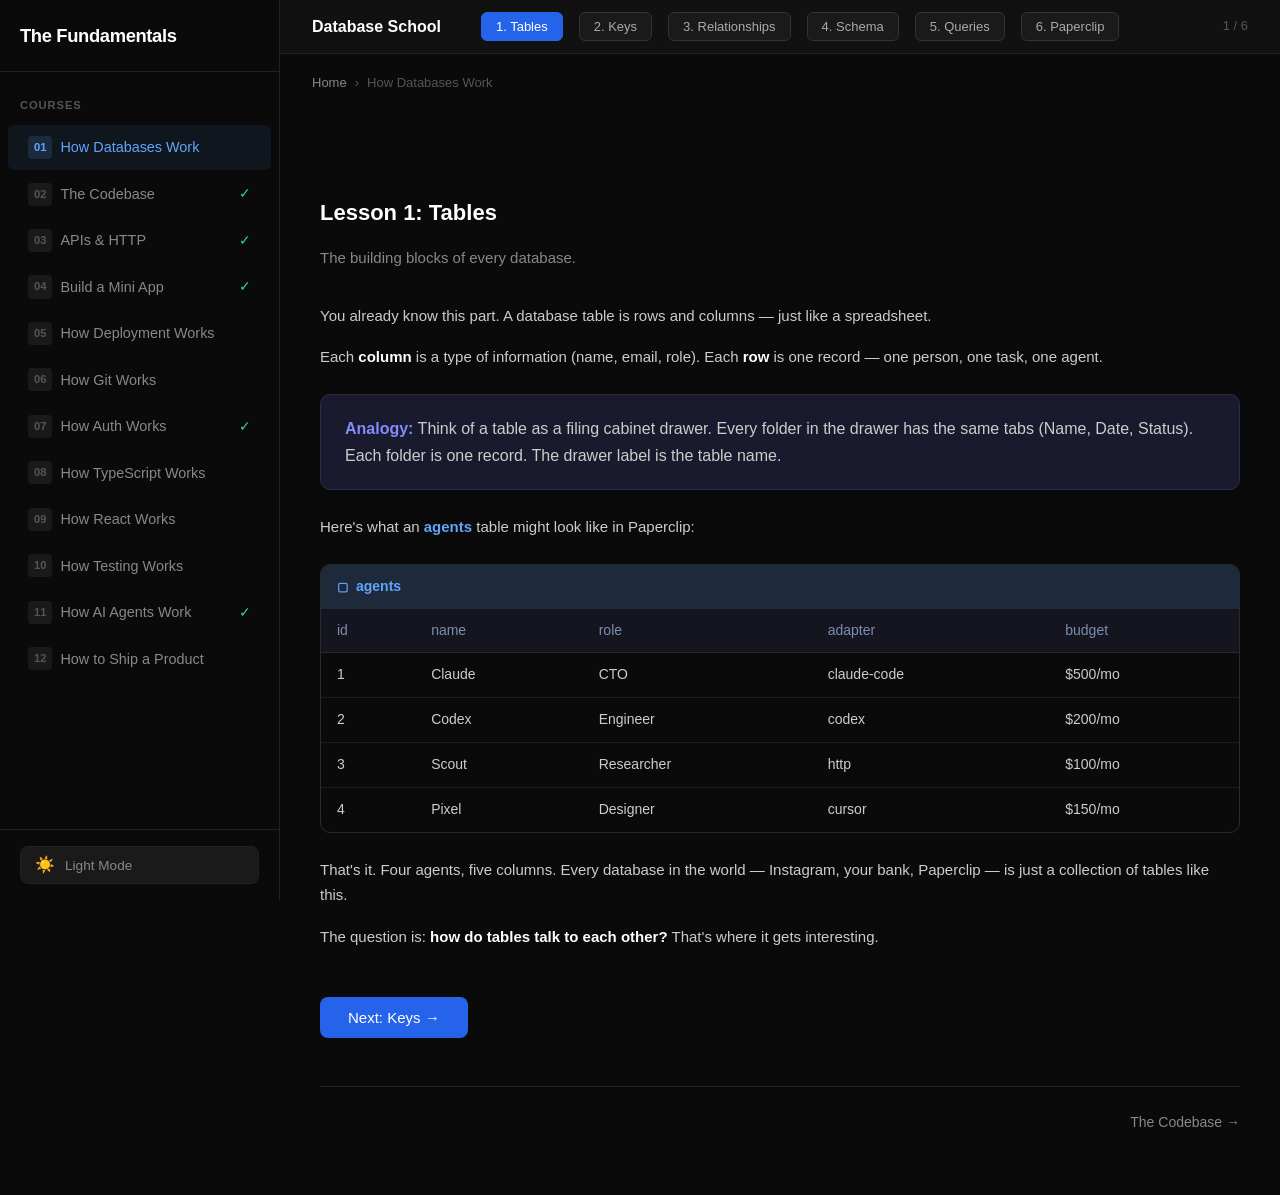
<file: lessons/databases.html>
<!DOCTYPE html>
<html lang="en">
<head>
  <meta charset="UTF-8">
  <meta name="viewport" content="width=device-width, initial-scale=1.0">
  <meta name="description" content="Learn how databases work — tables, keys, relationships, schema, and queries with real examples from Paperclip.">
  <link rel="icon" href="data:image/svg+xml,<svg xmlns='http://www.w3.org/2000/svg' viewBox='0 0 32 32'><rect x='2' y='4' width='28' height='5' rx='2' fill='%2334d399'/><rect x='2' y='11' width='28' height='5' rx='2' fill='%2360a5fa'/><rect x='2' y='18' width='28' height='5' rx='2' fill='%23c084fc'/><rect x='2' y='25' width='28' height='5' rx='2' fill='%23fbbf24'/></svg>">
  <title>How Databases Work — The Fundamentals</title>
  <link rel="stylesheet" href="/css/shared.css">
  <style>
    /* LESSON-SPECIFIC styles only — converted to use CSS variables */

    /* Table visualization */
    .db-table { margin: 24px 0; border-radius: 10px; overflow: hidden; border: 1px solid var(--border-tertiary); }
    .db-table .table-header { background: var(--bg-table-header); padding: 10px 16px; font-weight: 600; font-size: 14px; color: var(--accent-blue); display: flex; align-items: center; gap: 8px; }
    .db-table .table-header .icon { font-size: 12px; }
    .db-table table { width: 100%; border-collapse: collapse; font-size: 14px; }
    .db-table th { background: var(--bg-table-th); padding: 10px 16px; text-align: left; color: var(--text-table-header); font-weight: 500; border-bottom: 1px solid var(--border-table); }
    .db-table td { padding: 10px 16px; border-bottom: 1px solid var(--border-table-row); color: var(--text-body); }
    .db-table tr:last-child td { border-bottom: none; }
    .db-table tr:hover td { background: var(--bg-table-hover); }
    .db-table .pk { color: var(--accent-yellow); font-weight: 600; }
    .db-table .fk { color: var(--accent-green); font-style: italic; }

    .highlight-row td { background: var(--bg-highlight-row) !important; }

    /* Relationship lines */
    .rel-diagram { display: flex; align-items: flex-start; gap: 20px; margin: 24px 0; flex-wrap: wrap; justify-content: center; }
    .rel-diagram .db-table { flex: 1; min-width: 280px; max-width: 420px; margin: 0; }
    .rel-arrow { display: flex; align-items: center; justify-content: center; font-size: 24px; color: var(--accent-blue); padding-top: 60px; min-width: 40px; }

    /* Interactive query */
    .query-box { background: var(--bg-secondary); border: 1px solid var(--border-tertiary); border-radius: 10px; padding: 20px; margin: 24px 0; }
    .query-box code { display: block; background: var(--bg-code); padding: 16px; border-radius: 8px; font-family: 'SF Mono', Monaco, monospace; font-size: 14px; color: var(--text-secondary); margin: 12px 0; white-space: pre; overflow-x: auto; }
    .query-box .keyword { color: var(--accent-purple); font-weight: 600; }
    .query-box .table-name { color: var(--accent-blue); }
    .query-box .col-name { color: var(--accent-yellow); }
    .query-box .value { color: var(--accent-green); }


    .schema-block { background: var(--bg-card); border: 1px solid var(--border-secondary); border-radius: 10px; padding: 20px; margin: 20px 0; font-family: 'SF Mono', Monaco, monospace; font-size: 13px; line-height: 1.8; }
    .schema-block .kw { color: var(--accent-purple); }
    .schema-block .tbl { color: var(--accent-blue); }
    .schema-block .col { color: var(--text-secondary); }
    .schema-block .type { color: var(--accent-yellow); }
    .schema-block .constraint { color: var(--accent-green); }
    .schema-block .comment { color: var(--text-faint); }

    .key-label { display: inline-block; padding: 2px 8px; border-radius: 4px; font-size: 11px; font-weight: 600; margin-left: 6px; }
    .key-label.pk-label { background: var(--bg-tint-yellow); color: var(--accent-yellow); }
    .key-label.fk-label { background: var(--bg-tint-green); color: var(--accent-green); }

    .legend { display: flex; gap: 20px; margin: 16px 0; font-size: 13px; }
    .legend span { display: flex; align-items: center; gap: 6px; }
    .legend .dot { width: 10px; height: 10px; border-radius: 50%; }
    .legend .dot.pk-dot { background: var(--accent-yellow); }
    .legend .dot.fk-dot { background: var(--accent-green); }

    .count-badge { background: var(--bg-btn); color: var(--accent-blue); padding: 4px 10px; border-radius: 12px; font-size: 12px; font-weight: 600; margin-left: 8px; }

  </style>
</head>
<body>

<div class="sidebar-overlay" id="sidebar-overlay"></div>
<aside class="sidebar" id="sidebar">
  <div class="sidebar-header">
    <a href="/index.html" class="sidebar-logo">The Fundamentals</a>
  </div>
  <nav class="sidebar-nav">
    <div class="sidebar-section-title">Courses</div>
    <a href="/lessons/databases.html" class="sidebar-link" data-course="databases">
      <span class="sidebar-num">01</span> How Databases Work
    </a>
    <a href="/lessons/codebase.html" class="sidebar-link" data-course="codebase">
      <span class="sidebar-num">02</span> The Codebase
    </a>
    <a href="/lessons/apis.html" class="sidebar-link" data-course="apis">
      <span class="sidebar-num">03</span> APIs &amp; HTTP
    </a>
    <a href="/lessons/build.html" class="sidebar-link" data-course="build">
      <span class="sidebar-num">04</span> Build a Mini App
    </a>
    <a href="/lessons/deployment.html" class="sidebar-link" data-course="deployment">
      <span class="sidebar-num">05</span> How Deployment Works
    </a>
    <a href="/lessons/git.html" class="sidebar-link" data-course="git">
      <span class="sidebar-num">06</span> How Git Works
    </a>
    <a href="/lessons/authentication.html" class="sidebar-link" data-course="authentication">
      <span class="sidebar-num">07</span> How Auth Works
    </a>
    <a href="/lessons/typescript.html" class="sidebar-link" data-course="typescript">
      <span class="sidebar-num">08</span> How TypeScript Works
    </a>
    <a href="/lessons/react.html" class="sidebar-link" data-course="react">
      <span class="sidebar-num">09</span> How React Works
    </a>
    <a href="/lessons/testing.html" class="sidebar-link" data-course="testing">
      <span class="sidebar-num">10</span> How Testing Works
    </a>
    <a href="/lessons/ai-agents.html" class="sidebar-link" data-course="ai-agents">
      <span class="sidebar-num">11</span> How AI Agents Work
    </a>
    <a href="/lessons/shipping.html" class="sidebar-link" data-course="shipping">
      <span class="sidebar-num">12</span> How to Ship a Product
    </a>
  </nav>
  <div class="sidebar-footer">
    <button class="theme-toggle" id="theme-toggle">
      <span class="theme-icon" id="theme-icon">☀️</span>
      <span class="theme-label" id="theme-label">Light Mode</span>
    </button>
  </div>
</aside>
<button class="sidebar-toggle" id="sidebar-toggle">☰</button>

<div class="content-wrapper">

<div class="breadcrumb"><a href="/index.html">Home</a><span class="sep">›</span><span>How Databases Work</span></div>

<div class="nav">
  <h1>Database School</h1>
  <button onclick="goTo(0)" id="nav0" class="active">1. Tables</button>
  <button onclick="goTo(1)" id="nav1">2. Keys</button>
  <button onclick="goTo(2)" id="nav2">3. Relationships</button>
  <button onclick="goTo(3)" id="nav3">4. Schema</button>
  <button onclick="goTo(4)" id="nav4">5. Queries</button>
  <button onclick="goTo(5)" id="nav5">6. Paperclip</button>
  <span class="progress" id="progress">1 / 6</span>
</div>

<div class="container">

  <!-- LESSON 1: Tables -->
  <div class="lesson active" id="lesson0">
    <h2>Lesson 1: Tables</h2>
    <p class="subtitle">The building blocks of every database.</p>

    <p>You already know this part. A database table is rows and columns — just like a spreadsheet.</p>
    <p>Each <strong style="color:var(--text-primary)">column</strong> is a type of information (name, email, role). Each <strong style="color:var(--text-primary)">row</strong> is one record — one person, one task, one agent.</p>

    <div class="analogy">
      <strong>Analogy:</strong> Think of a table as a filing cabinet drawer. Every folder in the drawer has the same tabs (Name, Date, Status). Each folder is one record. The drawer label is the table name.
    </div>

    <p>Here's what an <strong style="color:var(--accent-blue)">agents</strong> table might look like in Paperclip:</p>

    <div class="db-table">
      <div class="table-header"><span class="icon">&#9634;</span> agents</div>
      <table>
        <tr><th>id</th><th>name</th><th>role</th><th>adapter</th><th>budget</th></tr>
        <tr><td>1</td><td>Claude</td><td>CTO</td><td>claude-code</td><td>$500/mo</td></tr>
        <tr><td>2</td><td>Codex</td><td>Engineer</td><td>codex</td><td>$200/mo</td></tr>
        <tr><td>3</td><td>Scout</td><td>Researcher</td><td>http</td><td>$100/mo</td></tr>
        <tr><td>4</td><td>Pixel</td><td>Designer</td><td>cursor</td><td>$150/mo</td></tr>
      </table>
    </div>

    <p>That's it. Four agents, five columns. Every database in the world — Instagram, your bank, Paperclip — is just a collection of tables like this.</p>
    <p>The question is: <strong style="color:var(--text-primary)">how do tables talk to each other?</strong> That's where it gets interesting.</p>

    <button class="next-btn" onclick="goTo(1)">Next: Keys &rarr;</button>
  </div>

  <!-- LESSON 2: Keys -->
  <div class="lesson" id="lesson1">
    <h2>Lesson 2: Primary Keys & Foreign Keys</h2>
    <p class="subtitle">How every row gets an identity, and how tables point to each other.</p>

    <div class="legend">
      <span><span class="dot pk-dot"></span> Primary Key (PK) — unique ID for this row</span>
      <span><span class="dot fk-dot"></span> Foreign Key (FK) — points to a row in another table</span>
    </div>

    <p>Every row needs a unique identifier — something that says "this is the one and only row #3." That's the <strong style="color:var(--accent-yellow)">Primary Key (PK)</strong>. Usually it's just a number that auto-increments: 1, 2, 3, 4...</p>

    <div class="analogy">
      <strong>Analogy:</strong> A primary key is like a Social Security Number. Two people can have the same name, but they can never have the same SSN. It's how you tell them apart, guaranteed.
    </div>

    <p>Now, when one table needs to reference a row in another table, it stores that row's primary key. This reference is called a <strong style="color:var(--accent-green)">Foreign Key (FK)</strong>.</p>

    <p>Click on an agent to see which tasks belong to them:</p>

    <div class="btn-row">
      <button class="btn" onclick="showAgentTasks(1)">Claude (id: 1)</button>
      <button class="btn" onclick="showAgentTasks(2)">Codex (id: 2)</button>
      <button class="btn" onclick="showAgentTasks(3)">Scout (id: 3)</button>
      <button class="btn" onclick="showAgentTasks(4)">Pixel (id: 4)</button>
    </div>

    <div class="rel-diagram">
      <div class="db-table" style="flex: 0.8">
        <div class="table-header"><span class="icon">&#9634;</span> agents</div>
        <table>
          <tr><th>id <span class="key-label pk-label">PK</span></th><th>name</th></tr>
          <tr id="agent-row-1"><td class="pk">1</td><td>Claude</td></tr>
          <tr id="agent-row-2"><td class="pk">2</td><td>Codex</td></tr>
          <tr id="agent-row-3"><td class="pk">3</td><td>Scout</td></tr>
          <tr id="agent-row-4"><td class="pk">4</td><td>Pixel</td></tr>
        </table>
      </div>
      <div class="rel-arrow">&rarr;</div>
      <div class="db-table" style="flex: 1.2">
        <div class="table-header"><span class="icon">&#9634;</span> tasks <span class="count-badge" id="task-count">click an agent</span></div>
        <table id="tasks-table">
          <tr><th>id <span class="key-label pk-label">PK</span></th><th>title</th><th>agent_id <span class="key-label fk-label">FK</span></th><th>status</th></tr>
          <tr><td class="pk">1</td><td>Design new API</td><td class="fk">1</td><td>done</td></tr>
          <tr><td class="pk">2</td><td>Fix login bug</td><td class="fk">2</td><td>in_progress</td></tr>
          <tr><td class="pk">3</td><td>Research competitors</td><td class="fk">3</td><td>done</td></tr>
          <tr><td class="pk">4</td><td>Build dashboard</td><td class="fk">1</td><td>in_progress</td></tr>
          <tr><td class="pk">5</td><td>Write tests</td><td class="fk">2</td><td>todo</td></tr>
          <tr><td class="pk">6</td><td>Create logo</td><td class="fk">4</td><td>done</td></tr>
          <tr><td class="pk">7</td><td>Plan roadmap</td><td class="fk">1</td><td>todo</td></tr>
        </table>
      </div>
    </div>

    <div class="result-box" id="key-result">
      <div class="label">How it works</div>
      <p style="color:var(--text-muted)">Click an agent above to see the connection.</p>
    </div>

    <button class="next-btn" onclick="goTo(2)">Next: Relationships &rarr;</button>
  </div>

  <!-- LESSON 3: Relationships -->
  <div class="lesson" id="lesson2">
    <h2>Lesson 3: Relationships</h2>
    <p class="subtitle">One-to-many, many-to-many, and why it matters.</p>

    <p>Tables don't exist in isolation. The whole power of a database is in how tables <strong style="color:var(--text-primary)">relate</strong> to each other. There are three main types:</p>

    <div class="btn-row">
      <button class="btn selected" onclick="showRelType('one-to-many')" id="rel-btn-1">One-to-Many</button>
      <button class="btn" onclick="showRelType('one-to-one')" id="rel-btn-2">One-to-One</button>
      <button class="btn" onclick="showRelType('many-to-many')" id="rel-btn-3">Many-to-Many</button>
    </div>

    <div id="rel-one-to-many" class="rel-content">
      <p>The most common. <strong style="color:var(--text-primary)">One agent has many tasks.</strong> One company has many agents. One project has many issues.</p>
      <div class="analogy">
        <strong>Analogy:</strong> One parent, many children. A parent can have 5 kids, but each kid has exactly one biological mother. The "many" side (tasks) stores the foreign key pointing back to the "one" side (agent).
      </div>
      <div class="rel-diagram">
        <div class="db-table">
          <div class="table-header">&#9634; agents (the "one")</div>
          <table>
            <tr><th>id <span class="key-label pk-label">PK</span></th><th>name</th></tr>
            <tr class="highlight-row"><td class="pk">1</td><td>Claude</td></tr>
          </table>
        </div>
        <div class="rel-arrow">1 &rarr; N</div>
        <div class="db-table">
          <div class="table-header">&#9634; tasks (the "many")</div>
          <table>
            <tr><th>id</th><th>title</th><th>agent_id <span class="key-label fk-label">FK</span></th></tr>
            <tr class="highlight-row"><td>1</td><td>Design new API</td><td class="fk">1</td></tr>
            <tr class="highlight-row"><td>4</td><td>Build dashboard</td><td class="fk">1</td></tr>
            <tr class="highlight-row"><td>7</td><td>Plan roadmap</td><td class="fk">1</td></tr>
          </table>
        </div>
      </div>
    </div>

    <div id="rel-one-to-one" class="rel-content" style="display:none">
      <p>Rare but useful. <strong style="color:var(--text-primary)">One agent has exactly one settings record.</strong> It's a 1:1 mapping.</p>
      <div class="analogy">
        <strong>Analogy:</strong> One person, one passport. You don't share it with anyone, and you only get one.
      </div>
      <div class="rel-diagram">
        <div class="db-table">
          <div class="table-header">&#9634; agents</div>
          <table>
            <tr><th>id <span class="key-label pk-label">PK</span></th><th>name</th></tr>
            <tr class="highlight-row"><td class="pk">1</td><td>Claude</td></tr>
          </table>
        </div>
        <div class="rel-arrow">1 &rarr; 1</div>
        <div class="db-table">
          <div class="table-header">&#9634; agent_settings</div>
          <table>
            <tr><th>agent_id <span class="key-label fk-label">FK + PK</span></th><th>model</th><th>max_tokens</th></tr>
            <tr class="highlight-row"><td class="fk">1</td><td>opus</td><td>100000</td></tr>
          </table>
        </div>
      </div>
      <p style="margin-top:16px">Why not just put these columns on the agents table? Sometimes you separate them to keep tables focused, or because the settings are optional and rarely needed.</p>
    </div>

    <div id="rel-many-to-many" class="rel-content" style="display:none">
      <p>The interesting one. <strong style="color:var(--text-primary)">An agent can have many skills, and a skill can belong to many agents.</strong></p>
      <p>You can't do this with a single foreign key. You need a <strong style="color:var(--text-primary)">join table</strong> (also called a junction table) in the middle.</p>
      <div class="analogy">
        <strong>Analogy:</strong> Students and classes. A student takes many classes. A class has many students. The "enrollment list" is the join table that connects them.
      </div>
      <div class="rel-diagram">
        <div class="db-table">
          <div class="table-header">&#9634; agents</div>
          <table>
            <tr><th>id <span class="key-label pk-label">PK</span></th><th>name</th></tr>
            <tr><td class="pk">1</td><td>Claude</td></tr>
            <tr><td class="pk">2</td><td>Codex</td></tr>
          </table>
        </div>
        <div class="rel-arrow">N &larr;</div>
        <div class="db-table" style="border-color:var(--accent-blue)">
          <div class="table-header" style="background:var(--bg-tint-blue)">&#9634; agent_skills (join table)</div>
          <table>
            <tr><th>agent_id <span class="key-label fk-label">FK</span></th><th>skill_id <span class="key-label fk-label">FK</span></th></tr>
            <tr><td class="fk">1</td><td class="fk">1</td></tr>
            <tr><td class="fk">1</td><td class="fk">2</td></tr>
            <tr><td class="fk">2</td><td class="fk">1</td></tr>
            <tr><td class="fk">2</td><td class="fk">3</td></tr>
          </table>
        </div>
        <div class="rel-arrow">&rarr; N</div>
        <div class="db-table">
          <div class="table-header">&#9634; skills</div>
          <table>
            <tr><th>id <span class="key-label pk-label">PK</span></th><th>name</th></tr>
            <tr><td class="pk">1</td><td>code-review</td></tr>
            <tr><td class="pk">2</td><td>deploy</td></tr>
            <tr><td class="pk">3</td><td>testing</td></tr>
          </table>
        </div>
      </div>
      <p style="margin-top:16px">The join table has no data of its own — it just holds pairs of foreign keys. Claude has code-review + deploy. Codex has code-review + testing. They share the code-review skill.</p>
    </div>

    <button class="next-btn" onclick="goTo(3)">Next: Schema &rarr;</button>
  </div>

  <!-- LESSON 4: Schema -->
  <div class="lesson" id="lesson3">
    <h2>Lesson 4: The Schema</h2>
    <p class="subtitle">The blueprint that defines your entire database.</p>

    <p>You asked what a "schema" is. It's the <strong style="color:var(--text-primary)">blueprint</strong> — the definition of every table, every column, every relationship, and every rule, <em>before any data goes in</em>.</p>

    <div class="analogy">
      <strong>Analogy:</strong> If the database is a building, the schema is the architectural plans. It defines how many rooms there are, how big they are, which doors connect which rooms, and what each room is for. You draw the plans first, then fill the building with people (data).
    </div>

    <p>Here's what a schema looks like in code (SQL). This is what those 102 Paperclip migrations are doing — building this blueprint piece by piece:</p>

    <div class="schema-block code-block">
<span class="kw">CREATE TABLE</span> <span class="tbl">agents</span> (
  <span class="col">id</span>          <span class="type">INTEGER</span>       <span class="constraint">PRIMARY KEY</span>,  <span class="comment">-- unique ID, auto-increments</span>
  <span class="col">name</span>        <span class="type">TEXT</span>          <span class="constraint">NOT NULL</span>,     <span class="comment">-- required, can't be blank</span>
  <span class="col">role</span>        <span class="type">TEXT</span>,                            <span class="comment">-- optional</span>
  <span class="col">adapter</span>     <span class="type">TEXT</span>          <span class="constraint">NOT NULL</span>,     <span class="comment">-- what kind of agent</span>
  <span class="col">budget</span>      <span class="type">DECIMAL(10,2)</span>,                    <span class="comment">-- dollars and cents</span>
  <span class="col">company_id</span>  <span class="type">INTEGER</span>       <span class="constraint">REFERENCES companies(id)</span>  <span class="comment">-- FK!</span>
);
    </div>

    <p>Let's break down what each piece means:</p>

    <div class="db-table">
      <div class="table-header">&#9634; Schema Vocabulary</div>
      <table>
        <tr><th style="width:180px">Term</th><th>What it means</th></tr>
        <tr><td><code style="color:var(--accent-purple)">CREATE TABLE</code></td><td>Make a new table with this name</td></tr>
        <tr><td><code style="color:var(--accent-yellow)">INTEGER, TEXT</code></td><td>Column types — what kind of data goes here (number, text, date, etc.)</td></tr>
        <tr><td><code style="color:var(--accent-green)">PRIMARY KEY</code></td><td>This column uniquely identifies each row</td></tr>
        <tr><td><code style="color:var(--accent-green)">NOT NULL</code></td><td>This column is required — you can't leave it blank</td></tr>
        <tr><td><code style="color:var(--accent-green)">REFERENCES</code></td><td>This column is a foreign key — it points to a row in another table</td></tr>
        <tr><td><code style="color:var(--text-secondary)">DECIMAL(10,2)</code></td><td>A number with up to 10 digits and 2 decimal places</td></tr>
      </table>
    </div>

    <p style="margin-top:24px">When Paperclip says it has <strong style="color:var(--text-primary)">102 migrations</strong>, that means 102 schema changes applied in order. Migration 1 might create the <code>companies</code> table. Migration 2 adds <code>agents</code>. Migration 50 might add a <code>budget</code> column to agents. Each migration is a small, ordered change to the blueprint.</p>

    <div class="analogy">
      <strong>Analogy:</strong> Migrations are like building permits. Permit #1: build the foundation. Permit #23: add a second bathroom. Permit #51: knock down a wall and expand the kitchen. You apply them in order, and at the end you have the current building.
    </div>

    <button class="next-btn" onclick="goTo(4)">Next: Queries &rarr;</button>
  </div>

  <!-- LESSON 5: Queries -->
  <div class="lesson" id="lesson4">
    <h2>Lesson 5: Queries</h2>
    <p class="subtitle">Asking your database questions.</p>

    <p>Once you have tables with data, you need to <strong style="color:var(--text-primary)">ask questions</strong>. That's what SQL queries do. SQL stands for Structured Query Language — it's how you talk to a database.</p>

    <div class="analogy">
      <strong>Analogy:</strong> If the database is a librarian with perfect memory, a query is the question you ask them. "Show me all books by Stephen King published after 2020, sorted by rating." The librarian knows exactly where to look.
    </div>

    <p>Try these queries. Click one to see what it does and what comes back:</p>

    <div class="btn-row">
      <button class="btn" onclick="runQuery(1)" id="q1">All agents</button>
      <button class="btn" onclick="runQuery(2)" id="q2">Tasks in progress</button>
      <button class="btn" onclick="runQuery(3)" id="q3">Claude's tasks</button>
      <button class="btn" onclick="runQuery(4)" id="q4">Task count per agent</button>
      <button class="btn" onclick="runQuery(5)" id="q5">Over-budget agents</button>
    </div>

    <div class="query-box" id="query-display">
      <div class="label" style="color:var(--text-faint); font-size:12px; text-transform:uppercase; letter-spacing:1px; margin-bottom:8px;">SQL Query</div>
      <code id="query-code" style="color:var(--text-faint)">-- click a query above</code>
    </div>

    <div class="result-box" id="query-result">
      <div class="label">Result</div>
      <p style="color:var(--text-faint)" id="query-result-text">Results will appear here.</p>
    </div>

    <div id="query-explanation" style="margin-top:16px"></div>

    <button class="next-btn" onclick="goTo(5)">Next: Paperclip's Scale &rarr;</button>
  </div>

  <!-- LESSON 6: Paperclip Scale -->
  <div class="lesson" id="lesson5">
    <h2>Lesson 6: Paperclip's Database</h2>
    <p class="subtitle">Now you can appreciate what 102 migrations really means.</p>

    <p>Everything you just learned — tables, keys, relationships, schemas, queries — Paperclip uses all of it. Here's a simplified map of how the major tables connect:</p>

    <div class="schema-block" style="line-height:2; font-size: 12px;">
<span class="tbl">companies</span>
  <span class="comment">|</span>
  <span class="comment">├──</span> <span class="tbl">agents</span>         <span class="comment">(many agents per company)</span>
  <span class="comment">|     ├──</span> <span class="tbl">heartbeats</span>   <span class="comment">(wake-up schedule per agent)</span>
  <span class="comment">|     ├──</span> <span class="tbl">agent_skills</span> <span class="comment">(many-to-many with skills)</span>
  <span class="comment">|     └──</span> <span class="tbl">cost_events</span>  <span class="comment">(every dollar spent, tracked)</span>
  <span class="comment">|</span>
  <span class="comment">├──</span> <span class="tbl">projects</span>       <span class="comment">(many projects per company)</span>
  <span class="comment">|     └──</span> <span class="tbl">goals</span>        <span class="comment">(many goals per project)</span>
  <span class="comment">|           └──</span> <span class="tbl">issues</span>   <span class="comment">(many tasks per goal)</span>
  <span class="comment">|                 ├──</span> <span class="tbl">comments</span>
  <span class="comment">|                 ├──</span> <span class="tbl">attachments</span>
  <span class="comment">|                 ├──</span> <span class="tbl">work_products</span>
  <span class="comment">|                 └──</span> <span class="tbl">execution_logs</span>
  <span class="comment">|</span>
  <span class="comment">├──</span> <span class="tbl">budgets</span>        <span class="comment">(spending limits per scope)</span>
  <span class="comment">├──</span> <span class="tbl">approvals</span>      <span class="comment">(human sign-off records)</span>
  <span class="comment">├──</span> <span class="tbl">activity_log</span>   <span class="comment">(audit trail of everything)</span>
  <span class="comment">├──</span> <span class="tbl">secrets</span>        <span class="comment">(encrypted credentials)</span>
  <span class="comment">├──</span> <span class="tbl">routines</span>       <span class="comment">(scheduled recurring work)</span>
  <span class="comment">└──</span> <span class="tbl">plugins</span>        <span class="comment">(installed extensions)</span>
    </div>

    <p>Every arrow you see is a <strong style="color:var(--accent-green)">foreign key</strong>. Every indentation is a <strong style="color:var(--accent-yellow)">one-to-many relationship</strong>. The whole tree starts from <strong style="color:var(--accent-blue)">companies</strong> — that's why Paperclip can run multiple companies in one database with complete isolation.</p>

    <div class="db-table">
      <div class="table-header">&#9634; By the Numbers</div>
      <table>
        <tr><th>Metric</th><th>What it means</th></tr>
        <tr><td>102 migrations</td><td>102 ordered changes to build this schema over time</td></tr>
        <tr><td>~50-80 tables</td><td>Each one stores a different kind of thing</td></tr>
        <tr><td>Hundreds of columns</td><td>Every property of every entity</td></tr>
        <tr><td>Dozens of foreign keys</td><td>Every relationship between tables</td></tr>
        <tr><td>Indexes</td><td>Speed shortcuts so queries don't scan every row</td></tr>
        <tr><td>Constraints</td><td>Rules the database enforces (no null names, no negative budgets)</td></tr>
      </table>
    </div>

    <p style="margin-top: 24px;">You now understand the core concepts behind every database in the world — from your bank to Instagram to Paperclip. Tables, keys, relationships, schemas, queries, and migrations. Everything else is just details built on top of these fundamentals.</p>

    <div class="analogy">
      <strong>What you learned:</strong><br><br>
      <strong style="color:var(--text-primary)">Table</strong> = a spreadsheet of one kind of thing<br>
      <strong style="color:var(--accent-yellow)">Primary Key</strong> = each row's unique ID<br>
      <strong style="color:var(--accent-green)">Foreign Key</strong> = a column that points to another table's row<br>
      <strong style="color:var(--accent-blue)">Schema</strong> = the blueprint defining all tables and rules<br>
      <strong style="color:var(--accent-purple)">Query</strong> = a question you ask the database<br>
      <strong style="color:var(--text-primary)">Migration</strong> = one ordered change to the blueprint
    </div>

    <div class="next-course-banner">
      <h3>Up Next</h3>
      <p>Continue to Course 02: The Codebase — See how a real production app is organized.</p>
      <a href="/lessons/codebase.html">Start The Codebase →</a>
    </div>
  </div>

</div>

</div>

<script>
let current = 0;
const total = 6;

function goTo(n) {
  document.getElementById('lesson' + current).classList.remove('active');
  document.getElementById('nav' + current).classList.remove('active');
  current = n;
  document.getElementById('lesson' + current).classList.add('active');
  document.getElementById('nav' + current).classList.add('active');
  document.getElementById('progress').textContent = (n + 1) + ' / ' + total;
  window.scrollTo(0, 0);
}

// Lesson 2: Interactive FK demo
const taskData = {
  1: { name: 'Claude', tasks: [
    { id: 1, title: 'Design new API', status: 'done' },
    { id: 4, title: 'Build dashboard', status: 'in_progress' },
    { id: 7, title: 'Plan roadmap', status: 'todo' }
  ]},
  2: { name: 'Codex', tasks: [
    { id: 2, title: 'Fix login bug', status: 'in_progress' },
    { id: 5, title: 'Write tests', status: 'todo' }
  ]},
  3: { name: 'Scout', tasks: [
    { id: 3, title: 'Research competitors', status: 'done' }
  ]},
  4: { name: 'Pixel', tasks: [
    { id: 6, title: 'Create logo', status: 'done' }
  ]}
};

function showAgentTasks(agentId) {
  // Highlight agent row
  for (let i = 1; i <= 4; i++) {
    const row = document.getElementById('agent-row-' + i);
    row.classList.toggle('highlight-row', i === agentId);
  }

  // Highlight matching task rows
  const table = document.getElementById('tasks-table');
  const rows = table.querySelectorAll('tr');
  for (let i = 1; i < rows.length; i++) {
    const fkCell = rows[i].cells[2];
    rows[i].classList.toggle('highlight-row', parseInt(fkCell.textContent) === agentId);
  }

  const data = taskData[agentId];
  document.getElementById('task-count').textContent = data.tasks.length + ' tasks';
  document.getElementById('key-result').innerHTML =
    '<div class="label">How it works</div>' +
    '<p style="color:var(--text-body)">The <strong style="color:var(--accent-blue)">tasks</strong> table has an <code style="color:var(--accent-green)">agent_id</code> column. Every task where <code style="color:var(--accent-green)">agent_id = ' + agentId + '</code> belongs to <strong style="color:var(--text-primary)">' + data.name + '</strong>.</p>' +
    '<p style="color:var(--text-muted); margin-top:8px">' + data.name + ' doesn\'t "contain" their tasks. The tasks point back to ' + data.name + ' using the foreign key. This is how all relationships work in databases.</p>';

  // Highlight buttons
  document.querySelectorAll('.btn-row .btn').forEach((b, i) => {
    b.classList.toggle('selected', i === agentId - 1);
  });
}

// Lesson 3: Relationship types
function showRelType(type) {
  document.getElementById('rel-one-to-many').style.display = type === 'one-to-many' ? 'block' : 'none';
  document.getElementById('rel-one-to-one').style.display = type === 'one-to-one' ? 'block' : 'none';
  document.getElementById('rel-many-to-many').style.display = type === 'many-to-many' ? 'block' : 'none';
  document.getElementById('rel-btn-1').classList.toggle('selected', type === 'one-to-many');
  document.getElementById('rel-btn-2').classList.toggle('selected', type === 'one-to-one');
  document.getElementById('rel-btn-3').classList.toggle('selected', type === 'many-to-many');
}

// Lesson 5: Interactive queries
const queries = {
  1: {
    sql: '<span class="keyword">SELECT</span> <span class="col-name">*</span> <span class="keyword">FROM</span> <span class="table-name">agents</span>;',
    result: `<table style="width:100%;font-size:13px;border-collapse:collapse">
      <tr style="color:var(--text-table-header)"><th style="text-align:left;padding:6px">id</th><th style="text-align:left;padding:6px">name</th><th style="text-align:left;padding:6px">role</th><th style="text-align:left;padding:6px">adapter</th></tr>
      <tr style="color:var(--text-body)"><td style="padding:6px">1</td><td style="padding:6px">Claude</td><td style="padding:6px">CTO</td><td style="padding:6px">claude-code</td></tr>
      <tr style="color:var(--text-body)"><td style="padding:6px">2</td><td style="padding:6px">Codex</td><td style="padding:6px">Engineer</td><td style="padding:6px">codex</td></tr>
      <tr style="color:var(--text-body)"><td style="padding:6px">3</td><td style="padding:6px">Scout</td><td style="padding:6px">Researcher</td><td style="padding:6px">http</td></tr>
      <tr style="color:var(--text-body)"><td style="padding:6px">4</td><td style="padding:6px">Pixel</td><td style="padding:6px">Designer</td><td style="padding:6px">cursor</td></tr>
    </table>`,
    explain: '<p style="color:var(--text-muted)"><code style="color:var(--accent-purple)">SELECT *</code> means "give me all columns." <code style="color:var(--accent-purple)">FROM agents</code> means "from the agents table." This is the simplest possible query — give me everything.</p>'
  },
  2: {
    sql: '<span class="keyword">SELECT</span> <span class="col-name">title</span>, <span class="col-name">status</span>\n<span class="keyword">FROM</span>   <span class="table-name">tasks</span>\n<span class="keyword">WHERE</span>  <span class="col-name">status</span> = <span class="value">\'in_progress\'</span>;',
    result: `<table style="width:100%;font-size:13px;border-collapse:collapse">
      <tr style="color:var(--text-table-header)"><th style="text-align:left;padding:6px">title</th><th style="text-align:left;padding:6px">status</th></tr>
      <tr style="color:var(--text-body)"><td style="padding:6px">Fix login bug</td><td style="padding:6px">in_progress</td></tr>
      <tr style="color:var(--text-body)"><td style="padding:6px">Build dashboard</td><td style="padding:6px">in_progress</td></tr>
    </table>`,
    explain: '<p style="color:var(--text-muted)"><code style="color:var(--accent-purple)">WHERE</code> filters rows. Only rows where status equals "in_progress" come back. It\'s like saying "only show me the folders with a yellow tab."</p>'
  },
  3: {
    sql: '<span class="keyword">SELECT</span> <span class="table-name">tasks</span>.<span class="col-name">title</span>, <span class="table-name">agents</span>.<span class="col-name">name</span>\n<span class="keyword">FROM</span>   <span class="table-name">tasks</span>\n<span class="keyword">JOIN</span>   <span class="table-name">agents</span> <span class="keyword">ON</span> <span class="table-name">agents</span>.<span class="col-name">id</span> = <span class="table-name">tasks</span>.<span class="col-name">agent_id</span>\n<span class="keyword">WHERE</span>  <span class="table-name">agents</span>.<span class="col-name">name</span> = <span class="value">\'Claude\'</span>;',
    result: `<table style="width:100%;font-size:13px;border-collapse:collapse">
      <tr style="color:var(--text-table-header)"><th style="text-align:left;padding:6px">title</th><th style="text-align:left;padding:6px">name</th></tr>
      <tr style="color:var(--text-body)"><td style="padding:6px">Design new API</td><td style="padding:6px">Claude</td></tr>
      <tr style="color:var(--text-body)"><td style="padding:6px">Build dashboard</td><td style="padding:6px">Claude</td></tr>
      <tr style="color:var(--text-body)"><td style="padding:6px">Plan roadmap</td><td style="padding:6px">Claude</td></tr>
    </table>`,
    explain: '<p style="color:var(--text-muted)"><code style="color:var(--accent-purple)">JOIN</code> is the big one. It combines two tables using the foreign key. "Match each task to its agent where agent.id equals task.agent_id." This is how you ask questions that span multiple tables.</p>'
  },
  4: {
    sql: '<span class="keyword">SELECT</span>   <span class="table-name">agents</span>.<span class="col-name">name</span>, <span class="keyword">COUNT</span>(<span class="table-name">tasks</span>.<span class="col-name">id</span>) <span class="keyword">AS</span> <span class="col-name">task_count</span>\n<span class="keyword">FROM</span>     <span class="table-name">agents</span>\n<span class="keyword">JOIN</span>     <span class="table-name">tasks</span> <span class="keyword">ON</span> <span class="table-name">tasks</span>.<span class="col-name">agent_id</span> = <span class="table-name">agents</span>.<span class="col-name">id</span>\n<span class="keyword">GROUP BY</span> <span class="table-name">agents</span>.<span class="col-name">name</span>\n<span class="keyword">ORDER BY</span> <span class="col-name">task_count</span> <span class="keyword">DESC</span>;',
    result: `<table style="width:100%;font-size:13px;border-collapse:collapse">
      <tr style="color:var(--text-table-header)"><th style="text-align:left;padding:6px">name</th><th style="text-align:left;padding:6px">task_count</th></tr>
      <tr style="color:var(--text-body)"><td style="padding:6px">Claude</td><td style="padding:6px">3</td></tr>
      <tr style="color:var(--text-body)"><td style="padding:6px">Codex</td><td style="padding:6px">2</td></tr>
      <tr style="color:var(--text-body)"><td style="padding:6px">Scout</td><td style="padding:6px">1</td></tr>
      <tr style="color:var(--text-body)"><td style="padding:6px">Pixel</td><td style="padding:6px">1</td></tr>
    </table>`,
    explain: '<p style="color:var(--text-muted)"><code style="color:var(--accent-purple)">GROUP BY</code> bunches rows together. <code style="color:var(--accent-purple)">COUNT()</code> counts how many are in each bunch. <code style="color:var(--accent-purple)">ORDER BY ... DESC</code> sorts highest first. This is how dashboards show "who has the most work."</p>'
  },
  5: {
    sql: '<span class="keyword">SELECT</span> <span class="col-name">name</span>, <span class="col-name">budget</span>, <span class="col-name">total_spent</span>\n<span class="keyword">FROM</span>   <span class="table-name">agents</span>\n<span class="keyword">WHERE</span>  <span class="col-name">total_spent</span> > <span class="col-name">budget</span>;',
    result: `<table style="width:100%;font-size:13px;border-collapse:collapse">
      <tr style="color:var(--text-table-header)"><th style="text-align:left;padding:6px">name</th><th style="text-align:left;padding:6px">budget</th><th style="text-align:left;padding:6px">total_spent</th></tr>
      <tr style="color:var(--text-body)"><td style="padding:6px">(no results)</td><td style="padding:6px"></td><td style="padding:6px"></td></tr>
    </table>`,
    explain: '<p style="color:var(--text-muted)">No one is over budget — good! But this is how Paperclip watches spending. A query like this runs on every heartbeat. If it returns results, the agent gets paused. The database is doing the enforcement.</p>'
  }
};

function runQuery(n) {
  for (let i = 1; i <= 5; i++) {
    document.getElementById('q' + i).classList.toggle('selected', i === n);
  }
  const q = queries[n];
  document.getElementById('query-code').innerHTML = q.sql;
  document.getElementById('query-result-text').innerHTML = q.result;
  document.getElementById('query-explanation').innerHTML = q.explain;
  const box = document.getElementById('query-result');
  box.classList.add('flash');
  setTimeout(() => box.classList.remove('flash'), 300);
}
</script>
<script src="/js/shared.js"></script>

</body>
</html>
</file>
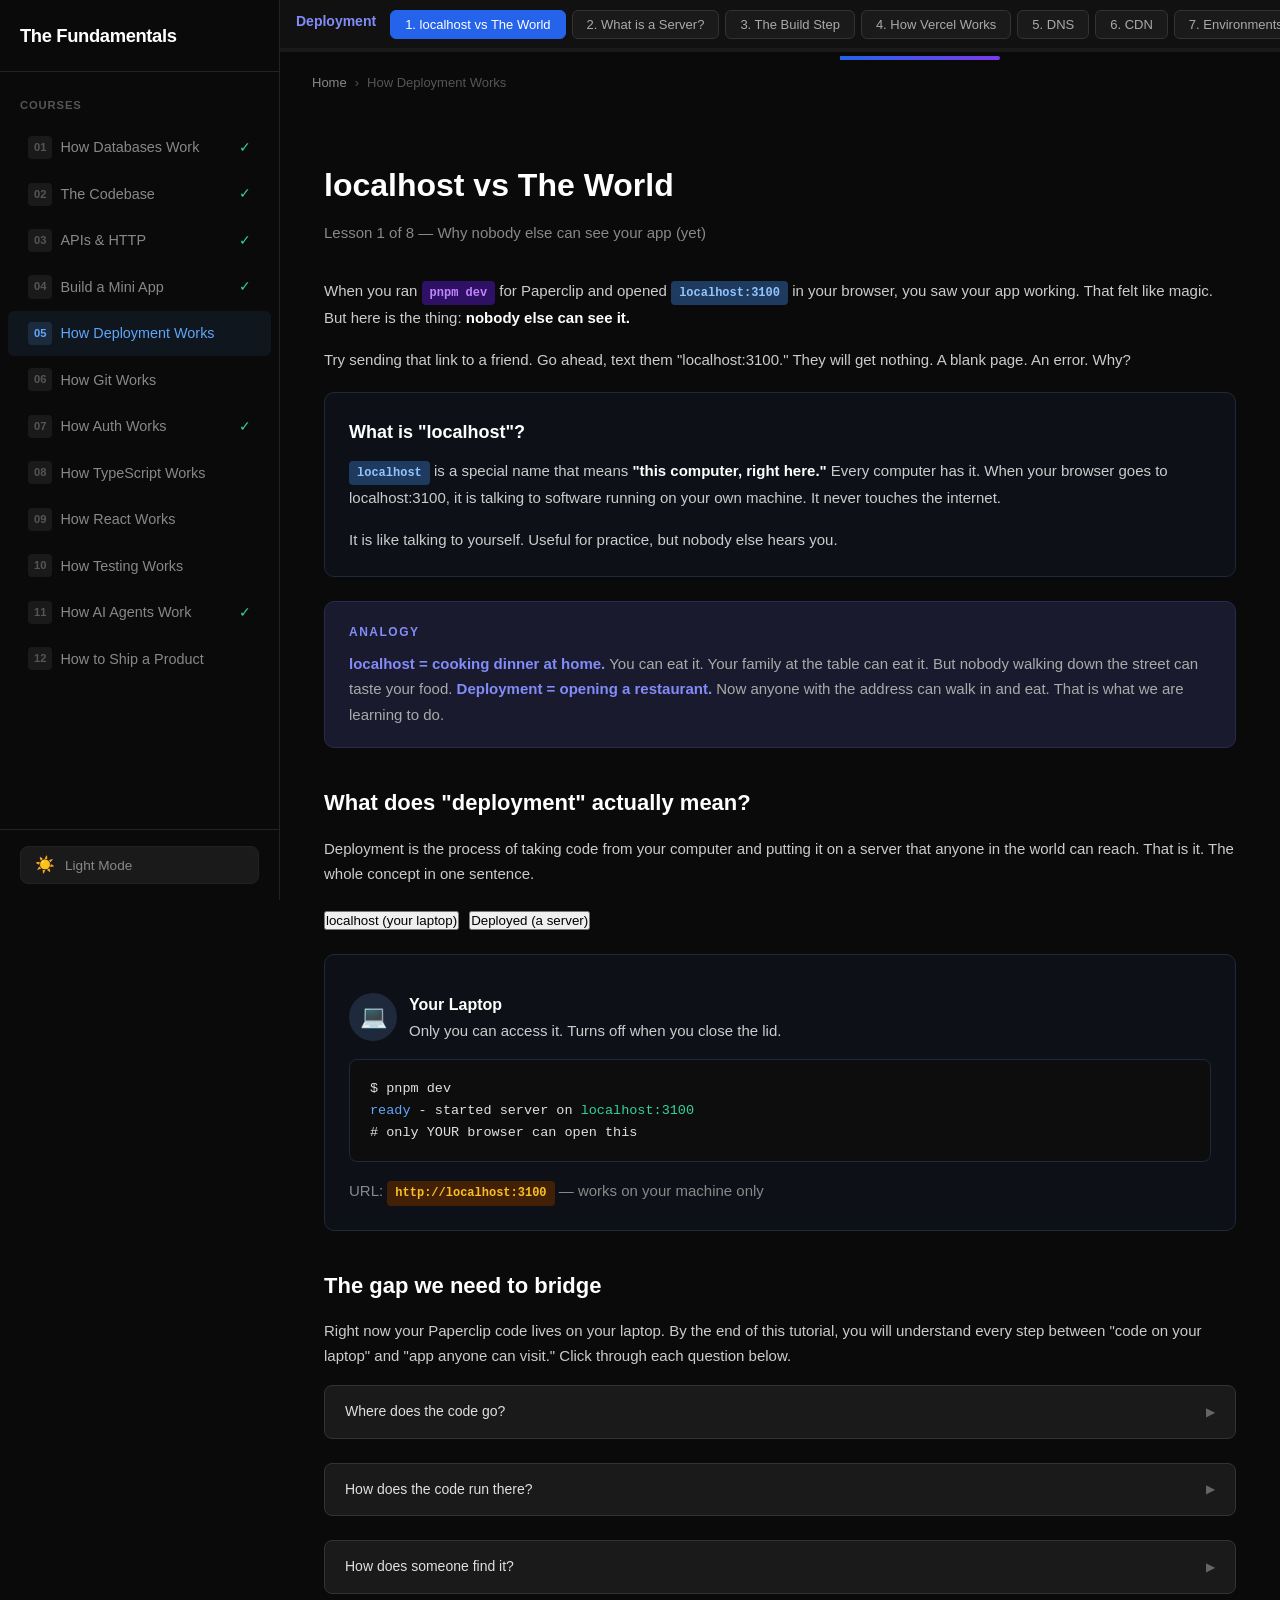
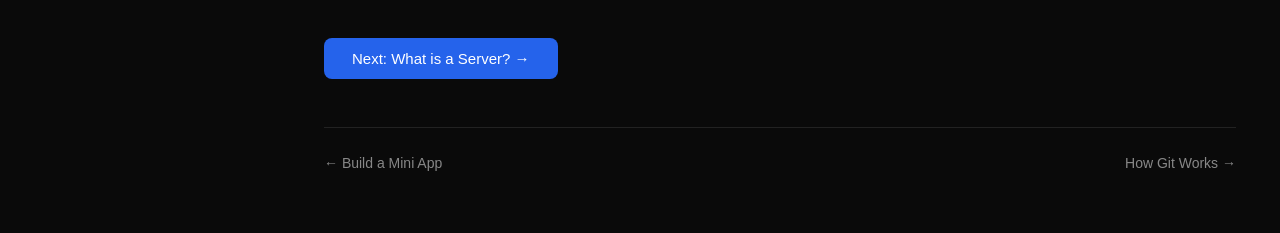
<file: lessons/deployment.html>
<!DOCTYPE html>
<html lang="en">
<head>
<meta charset="UTF-8">
<meta name="viewport" content="width=device-width, initial-scale=1.0">
<meta name="description" content="Learn how deployment works — from localhost to a live URL, covering servers, DNS, CDN, and environments.">
<link rel="icon" href="data:image/svg+xml,<svg xmlns='http://www.w3.org/2000/svg' viewBox='0 0 32 32'><rect x='2' y='4' width='28' height='5' rx='2' fill='%2334d399'/><rect x='2' y='11' width='28' height='5' rx='2' fill='%2360a5fa'/><rect x='2' y='18' width='28' height='5' rx='2' fill='%23c084fc'/><rect x='2' y='25' width='28' height='5' rx='2' fill='%23fbbf24'/></svg>">
<title>How Deployment Works — The Fundamentals</title>
<link rel="stylesheet" href="/css/shared.css">
<style>
body {
  background: var(--bg-primary);
  color: var(--text-secondary);
  font-family: -apple-system, BlinkMacSystemFont, 'Segoe UI', sans-serif;
  line-height: 1.7;
  min-height: 100vh;
}

/* ===== CONTAINER ===== */
.container {
  max-width: 960px;
  margin: 0 auto;
  padding: 80px 24px 60px;
}

/* ===== COMPARISON GRID ===== */
.compare-grid {
  display: grid;
  grid-template-columns: 1fr 1fr;
  gap: 16px;
  margin: 20px 0;
}

@media (max-width: 640px) {
  .compare-grid {
    grid-template-columns: 1fr;
  }
}

.compare-col {
  background: var(--bg-secondary);
  border: 1px solid var(--border-primary);
  border-radius: 10px;
  padding: 20px;
}

.compare-col h4 {
  font-size: 15px;
  font-weight: 600;
  margin-bottom: 12px;
  color: var(--text-secondary);
}

.compare-col ul {
  list-style: none;
  padding: 0;
}

.compare-col ul li {
  padding: 6px 0;
  font-size: 14px;
  color: var(--text-dim);
  border-bottom: 1px solid var(--bg-tertiary);
}

.compare-col ul li:last-child {
  border-bottom: none;
}

.compare-col.good { border-color: #22c55e33; }
.compare-col.good h4 { color: #4ade80; }
.compare-col.bad { border-color: #ef444433; }
.compare-col.bad h4 { color: var(--accent-red); }

/* ===== TIMELINE / FLOW ===== */
.flow-container {
  margin: 24px 0;
}

.flow-step {
  display: flex;
  align-items: flex-start;
  gap: 16px;
  margin-bottom: 0;
  position: relative;
  padding-bottom: 24px;
}

.flow-step:last-child {
  padding-bottom: 0;
}

.flow-step::before {
  content: '';
  position: absolute;
  left: 19px;
  top: 40px;
  bottom: 0;
  width: 2px;
  background: var(--border-secondary);
}

.flow-step:last-child::before {
  display: none;
}

.flow-dot {
  width: 40px;
  height: 40px;
  border-radius: 50%;
  background: var(--bg-btn);
  display: flex;
  align-items: center;
  justify-content: center;
  font-size: 16px;
  font-weight: 700;
  color: var(--accent-blue);
  flex-shrink: 0;
  border: 2px solid var(--border-btn);
  transition: all 0.4s;
  position: relative;
  z-index: 1;
}

.flow-dot.active {
  background: var(--bg-btn-selected);
  border-color: var(--accent-blue);
  color: #93c5fd;
}

.flow-dot.done {
  background: #14532d;
  border-color: #22c55e;
  color: #4ade80;
}

.flow-content {
  flex: 1;
  padding-top: 6px;
}

.flow-content h4 {
  font-size: 15px;
  font-weight: 600;
  margin-bottom: 4px;
}

.flow-content p {
  font-size: 14px;
  color: var(--text-muted);
  margin-bottom: 0;
}

/* ===== INTERACTIVE DIAGRAM ===== */
.diagram-box {
  background: var(--bg-secondary);
  border: 1px solid var(--border-primary);
  border-radius: 10px;
  padding: 24px;
  margin: 20px 0;
  text-align: center;
}

.diagram-arrow {
  font-size: 24px;
  color: var(--accent-blue);
  margin: 12px 0;
}

.diagram-node {
  display: inline-block;
  background: var(--bg-btn);
  border: 1px solid var(--border-btn);
  border-radius: 8px;
  padding: 12px 20px;
  font-size: 14px;
  font-weight: 600;
  color: var(--text-secondary);
  transition: all 0.3s;
}

.diagram-node.highlight {
  background: var(--bg-btn-selected);
  border-color: var(--accent-blue);
  color: #93c5fd;
  transform: scale(1.05);
  box-shadow: 0 0 20px rgba(59, 130, 246, 0.2);
}

/* ===== REVEAL SECTION ===== */
.reveal-trigger {
  background: var(--bg-tertiary);
  border: 1px solid var(--border-nav-btn);
  border-radius: 8px;
  padding: 14px 20px;
  cursor: pointer;
  display: flex;
  align-items: center;
  justify-content: space-between;
  margin: 12px 0;
  transition: all 0.2s;
}

.reveal-trigger:hover {
  background: var(--border-primary);
  border-color: var(--border-tertiary);
}

.reveal-trigger span {
  font-size: 14px;
  font-weight: 500;
}

.reveal-trigger .arrow {
  transition: transform 0.3s;
  font-size: 12px;
  color: #666;
}

.reveal-trigger.open .arrow {
  transform: rotate(90deg);
}

.reveal-content {
  max-height: 0;
  overflow: hidden;
  transition: max-height 0.4s ease;
}

.reveal-content.open {
  max-height: 2000px;
}

.reveal-inner {
  padding: 16px 20px;
  background: var(--bg-card);
  border: 1px solid var(--border-secondary);
  border-top: none;
  border-radius: 0 0 8px 8px;
  margin-top: -8px;
  margin-bottom: 12px;
}

/* ===== WORLD MAP ===== */
.world-map {
  position: relative;
  width: 100%;
  height: 320px;
  background: var(--bg-card);
  border: 1px solid var(--border-secondary);
  border-radius: 10px;
  margin: 20px 0;
  overflow: hidden;
}

.map-dot {
  position: absolute;
  width: 12px;
  height: 12px;
  border-radius: 50%;
  background: var(--border-btn);
  transform: translate(-50%, -50%);
  transition: all 0.4s;
  cursor: pointer;
}

.map-dot.active {
  background: var(--accent-blue);
  box-shadow: 0 0 12px rgba(59, 130, 246, 0.6), 0 0 24px rgba(59, 130, 246, 0.3);
  width: 14px;
  height: 14px;
}

.map-dot .map-label {
  position: absolute;
  top: -24px;
  left: 50%;
  transform: translateX(-50%);
  font-size: 11px;
  color: var(--text-muted);
  white-space: nowrap;
  opacity: 0;
  transition: opacity 0.3s;
  pointer-events: none;
}

.map-dot.active .map-label {
  opacity: 1;
  color: #93c5fd;
}

.map-dot:hover .map-label {
  opacity: 1;
}

.map-user {
  position: absolute;
  width: 16px;
  height: 16px;
  border-radius: 50%;
  background: #22c55e;
  transform: translate(-50%, -50%);
  box-shadow: 0 0 12px rgba(34, 197, 94, 0.5);
  z-index: 2;
  transition: all 0.6s ease;
}

.map-user .map-label {
  position: absolute;
  top: -24px;
  left: 50%;
  transform: translateX(-50%);
  font-size: 11px;
  color: #4ade80;
  white-space: nowrap;
}

.map-line {
  position: absolute;
  height: 2px;
  background: linear-gradient(90deg, #22c55e, var(--accent-blue));
  transform-origin: left center;
  opacity: 0;
  transition: opacity 0.4s;
  z-index: 1;
}

.map-line.visible {
  opacity: 0.6;
}

.map-legend {
  position: absolute;
  bottom: 12px;
  left: 16px;
  display: flex;
  gap: 16px;
  font-size: 11px;
  color: #666;
}

.map-legend span::before {
  content: '';
  display: inline-block;
  width: 8px;
  height: 8px;
  border-radius: 50%;
  margin-right: 4px;
  vertical-align: middle;
}

.map-legend .edge::before { background: var(--accent-blue); }
.map-legend .user::before { background: #22c55e; }

/* ===== ENV TABLE ===== */
.env-table {
  width: 100%;
  border-collapse: collapse;
  margin: 16px 0;
}

.env-table th, .env-table td {
  text-align: left;
  padding: 10px 14px;
  border-bottom: 1px solid var(--border-secondary);
  font-size: 14px;
}

.env-table th {
  color: var(--text-muted);
  font-weight: 600;
  font-size: 12px;
  text-transform: uppercase;
  letter-spacing: 1px;
}

.env-table td {
  color: var(--text-body);
}

.env-table tr:last-child td {
  border-bottom: none;
}

.env-table .env-dev { color: var(--accent-yellow); }
.env-table .env-staging { color: var(--accent-orange); }
.env-table .env-prod { color: #22c55e; }

/* ===== ANIMATION CLASSES ===== */
@keyframes pulse {
  0%, 100% { opacity: 1; }
  50% { opacity: 0.5; }
}

@keyframes slideDown {
  from { opacity: 0; transform: translateY(-10px); }
  to { opacity: 1; transform: translateY(0); }
}

.animate-in {
  animation: slideDown 0.3s ease;
}

.pulse {
  animation: pulse 2s infinite;
}

/* ===== PROGRESS BAR ===== */
.progress-bar-container {
  width: 100%;
  height: 4px;
  background: var(--bg-tertiary);
  position: fixed;
  top: 48px;
  left: 0;
  z-index: 999;
}

@media (min-width: 1024px) {
  .progress-bar-container { left: 280px; }
}

.progress-bar {
  height: 100%;
  background: linear-gradient(90deg, #2563eb, #7c3aed);
  transition: width 0.4s ease;
  border-radius: 0 2px 2px 0;
}

/* ===== DEPLOY SIMULATOR ===== */
.deploy-sim {
  background: var(--bg-code);
  border: 1px solid var(--border-secondary);
  border-radius: 10px;
  padding: 20px;
  margin: 20px 0;
  font-family: 'SF Mono', Monaco, monospace;
  font-size: 13px;
}

.deploy-sim .sim-line {
  padding: 3px 0;
  opacity: 0;
  transition: opacity 0.3s;
  color: var(--text-muted);
}

.deploy-sim .sim-line.visible {
  opacity: 1;
}

.deploy-sim .sim-line .sim-ok { color: #4ade80; }
.deploy-sim .sim-line .sim-info { color: var(--accent-blue); }
.deploy-sim .sim-line .sim-warn { color: var(--accent-yellow); }
.deploy-sim .sim-line .sim-url { color: var(--accent-purple); text-decoration: underline; }

.sim-btn {
  background: var(--accent-blue-bg);
  color: var(--text-primary);
  border: none;
  padding: 10px 24px;
  border-radius: 8px;
  font-size: 14px;
  font-weight: 600;
  cursor: pointer;
  font-family: inherit;
  transition: background 0.2s;
  margin-top: 12px;
}

.sim-btn:hover { background: #1d4ed8; }
.sim-btn:disabled { background: var(--border-nav-btn); cursor: not-allowed; color: #666; }

/* ===== TABS ===== */
.tab-row {
  display: flex;
  gap: 0;
  border-bottom: 1px solid var(--border-primary);
  margin-bottom: 20px;
}

.tab-btn {
  background: transparent;
  border: none;
  border-bottom: 2px solid transparent;
  color: var(--text-muted);
  padding: 10px 20px;
  font-size: 14px;
  font-weight: 500;
  cursor: pointer;
  font-family: inherit;
  transition: all 0.2s;
}

.tab-btn:hover { color: var(--text-body); }

.tab-btn.active {
  color: var(--accent-blue);
  border-bottom-color: var(--accent-blue);
}

.tab-pane {
  display: none;
}

.tab-pane.active {
  display: block;
  animation: slideDown 0.3s ease;
}

/* ===== DNS LOOKUP SIM ===== */
.dns-input-row {
  display: flex;
  gap: 8px;
  margin: 16px 0;
}

.dns-input {
  flex: 1;
  background: var(--bg-code);
  border: 1px solid var(--border-btn);
  border-radius: 8px;
  padding: 10px 14px;
  color: var(--text-secondary);
  font-family: 'SF Mono', Monaco, monospace;
  font-size: 14px;
  outline: none;
}

.dns-input:focus {
  border-color: var(--accent-blue);
}

/* ===== INLINE BADGES ===== */
.badge {
  display: inline-block;
  padding: 2px 8px;
  border-radius: 4px;
  font-size: 12px;
  font-weight: 600;
  font-family: 'SF Mono', Monaco, monospace;
}

.badge-blue { background: #1e3a5f; color: #93c5fd; }
.badge-green { background: #14532d; color: #4ade80; }
.badge-yellow { background: var(--bg-tint-yellow); color: var(--accent-yellow); }
.badge-purple { background: #2e1065; color: var(--accent-purple); }

/* ===== JOURNEY PIPELINE ===== */
.pipeline {
  display: flex;
  align-items: center;
  gap: 0;
  overflow-x: auto;
  padding: 16px 0;
  margin: 20px 0;
}

.pipeline-stage {
  background: var(--bg-btn);
  border: 1px solid var(--border-btn);
  border-radius: 8px;
  padding: 14px 16px;
  min-width: 120px;
  text-align: center;
  flex-shrink: 0;
  transition: all 0.4s;
}

.pipeline-stage h5 {
  font-size: 12px;
  font-weight: 600;
  color: var(--text-muted);
  margin-bottom: 4px;
}

.pipeline-stage p {
  font-size: 13px;
  font-weight: 500;
  color: var(--text-secondary);
  margin: 0;
}

.pipeline-stage.lit {
  background: var(--bg-btn-selected);
  border-color: var(--accent-blue);
}

.pipeline-stage.lit h5 { color: #93c5fd; }
.pipeline-stage.lit p { color: var(--text-primary); }

.pipeline-arrow {
  font-size: 18px;
  color: var(--border-btn);
  padding: 0 6px;
  flex-shrink: 0;
  transition: color 0.4s;
}

.pipeline-arrow.lit {
  color: var(--accent-blue);
}

/* ===== MISC ===== */
.spacer { height: 20px; }
.text-blue { color: var(--accent-blue); }
.text-green { color: #4ade80; }
.text-yellow { color: var(--accent-yellow); }
.text-purple { color: var(--accent-purple); }
.text-dim { color: #666; }
.text-sm { font-size: 13px; }
.mt-2 { margin-top: 16px; }
.mb-2 { margin-bottom: 16px; }

.icon-row {
  display: flex;
  align-items: center;
  gap: 12px;
  margin: 12px 0;
}

.icon-circle {
  width: 48px;
  height: 48px;
  border-radius: 50%;
  display: flex;
  align-items: center;
  justify-content: center;
  font-size: 22px;
  flex-shrink: 0;
}

.highlight-box {
  background: var(--bg-secondary);
  border-left: 3px solid var(--accent-blue);
  padding: 14px 18px;
  margin: 16px 0;
  border-radius: 0 8px 8px 0;
  font-size: 14px;
  color: var(--text-tertiary);
}

/* ===== BUILD ANIMATION ===== */
.build-visual {
  display: grid;
  grid-template-columns: 1fr auto 1fr;
  gap: 16px;
  align-items: center;
  margin: 24px 0;
}

.build-col {
  background: var(--bg-secondary);
  border: 1px solid var(--border-primary);
  border-radius: 10px;
  padding: 16px;
}

.build-col h5 {
  font-size: 13px;
  font-weight: 600;
  margin-bottom: 10px;
  color: var(--text-muted);
}

.build-col .file-item {
  display: flex;
  align-items: center;
  gap: 8px;
  padding: 4px 0;
  font-size: 13px;
  font-family: 'SF Mono', Monaco, monospace;
  color: var(--text-dim);
}

.build-arrow-col {
  display: flex;
  flex-direction: column;
  align-items: center;
  gap: 4px;
}

.build-gear {
  font-size: 28px;
  transition: transform 0.5s;
}

.build-gear.spinning {
  animation: spin 1s linear infinite;
}

@keyframes spin {
  from { transform: rotate(0deg); }
  to { transform: rotate(360deg); }
}

@media (max-width: 640px) {
  .build-visual {
    grid-template-columns: 1fr;
  }
  .build-arrow-col {
    flex-direction: row;
    justify-content: center;
  }
}

.next-course-banner { background: var(--bg-secondary); border: 1px solid var(--border-primary); border-radius: 10px; padding: 24px; margin-top: 32px; text-align: center; }
.next-course-banner h3 { color: var(--text-primary); margin: 0 0 8px; font-size: 18px; }
.next-course-banner p { color: var(--text-muted); font-size: 15px; margin: 0 0 16px; }
.next-course-banner a { display: inline-block; background: var(--accent-blue-bg); color: var(--text-primary); padding: 10px 24px; border-radius: 8px; text-decoration: none; font-weight: 600; font-size: 15px; transition: background 0.2s; }
.next-course-banner a:hover { background: #3b82f6; }
</style>
</head>
<body>

<div class="sidebar-overlay" id="sidebar-overlay"></div>
<aside class="sidebar" id="sidebar">
  <div class="sidebar-header">
    <a href="/index.html" class="sidebar-logo">The Fundamentals</a>
  </div>
  <nav class="sidebar-nav">
    <div class="sidebar-section-title">Courses</div>
    <a href="/lessons/databases.html" class="sidebar-link" data-course="databases">
      <span class="sidebar-num">01</span> How Databases Work
    </a>
    <a href="/lessons/codebase.html" class="sidebar-link" data-course="codebase">
      <span class="sidebar-num">02</span> The Codebase
    </a>
    <a href="/lessons/apis.html" class="sidebar-link" data-course="apis">
      <span class="sidebar-num">03</span> APIs &amp; HTTP
    </a>
    <a href="/lessons/build.html" class="sidebar-link" data-course="build">
      <span class="sidebar-num">04</span> Build a Mini App
    </a>
    <a href="/lessons/deployment.html" class="sidebar-link" data-course="deployment">
      <span class="sidebar-num">05</span> How Deployment Works
    </a>
    <a href="/lessons/git.html" class="sidebar-link" data-course="git">
      <span class="sidebar-num">06</span> How Git Works
    </a>
    <a href="/lessons/authentication.html" class="sidebar-link" data-course="authentication">
      <span class="sidebar-num">07</span> How Auth Works
    </a>
    <a href="/lessons/typescript.html" class="sidebar-link" data-course="typescript">
      <span class="sidebar-num">08</span> How TypeScript Works
    </a>
    <a href="/lessons/react.html" class="sidebar-link" data-course="react">
      <span class="sidebar-num">09</span> How React Works
    </a>
    <a href="/lessons/testing.html" class="sidebar-link" data-course="testing">
      <span class="sidebar-num">10</span> How Testing Works
    </a>
    <a href="/lessons/ai-agents.html" class="sidebar-link" data-course="ai-agents">
      <span class="sidebar-num">11</span> How AI Agents Work
    </a>
    <a href="/lessons/shipping.html" class="sidebar-link" data-course="shipping">
      <span class="sidebar-num">12</span> How to Ship a Product
    </a>
  </nav>
  <div class="sidebar-footer">
    <button class="theme-toggle" id="theme-toggle">
      <span class="theme-icon" id="theme-icon">☀️</span>
      <span class="theme-label" id="theme-label">Light Mode</span>
    </button>
  </div>
</aside>
<button class="sidebar-toggle" id="sidebar-toggle">☰</button>

<div class="content-wrapper">

<div class="breadcrumb"><a href="/index.html">Home</a><span class="sep">›</span><span>How Deployment Works</span></div>

<!-- ===== TOP NAV ===== -->
<nav class="top-nav" id="topNav">
  <span class="nav-title">Deployment</span>
</nav>
<div class="progress-bar-container">
  <div class="progress-bar" id="progressBar" style="width: 12.5%"></div>
</div>

<!-- ===== CONTAINER ===== -->
<div class="container">

<!-- ============================================================ -->
<!-- LESSON 1: localhost vs The World -->
<!-- ============================================================ -->
<div class="lesson active" id="lesson-1">
  <h1>localhost vs The World</h1>
  <p class="subtitle">Lesson 1 of 8 &mdash; Why nobody else can see your app (yet)</p>

  <p>When you ran <span class="badge badge-purple">pnpm dev</span> for Paperclip and opened <span class="badge badge-blue">localhost:3100</span> in your browser, you saw your app working. That felt like magic. But here is the thing: <strong style="color:var(--text-primary)">nobody else can see it.</strong></p>

  <p>Try sending that link to a friend. Go ahead, text them "localhost:3100." They will get nothing. A blank page. An error. Why?</p>

  <div class="card">
    <h3>What is "localhost"?</h3>
    <p><span class="badge badge-blue">localhost</span> is a special name that means <strong style="color:var(--text-primary)">"this computer, right here."</strong> Every computer has it. When your browser goes to localhost:3100, it is talking to software running on your own machine. It never touches the internet.</p>
    <p>It is like talking to yourself. Useful for practice, but nobody else hears you.</p>
  </div>

  <div class="analogy">
    <div class="analogy-label">Analogy</div>
    <p><strong>localhost = cooking dinner at home.</strong> You can eat it. Your family at the table can eat it. But nobody walking down the street can taste your food. <strong>Deployment = opening a restaurant.</strong> Now anyone with the address can walk in and eat. That is what we are learning to do.</p>
  </div>

  <h2>What does "deployment" actually mean?</h2>
  <p>Deployment is the process of taking code from your computer and putting it on a server that anyone in the world can reach. That is it. The whole concept in one sentence.</p>

  <div class="btn-row">
    <button onclick="revealDeployDiff(this, 'local')" class="selected">localhost (your laptop)</button>
    <button onclick="revealDeployDiff(this, 'deployed')">Deployed (a server)</button>
  </div>

  <div id="deploy-diff-local" class="card animate-in">
    <div class="icon-row">
      <div class="icon-circle" style="background:var(--bg-btn);">&#128187;</div>
      <div>
        <strong style="color:var(--text-primary)">Your Laptop</strong>
        <p class="text-sm text-dim" style="margin:0">Only you can access it. Turns off when you close the lid.</p>
      </div>
    </div>
    <div class="code-block">
      <span class="cm">$ pnpm dev</span><br>
      <span class="fn">ready</span> - started server on <span class="str">localhost:3100</span><br>
      <span class="cm"># only YOUR browser can open this</span>
    </div>
    <p class="text-sm" style="color:var(--text-muted)">URL: <span class="badge badge-yellow">http://localhost:3100</span> &mdash; works on your machine only</p>
  </div>

  <div id="deploy-diff-deployed" class="card animate-in" style="display:none;">
    <div class="icon-row">
      <div class="icon-circle" style="background:#14532d;">&#127758;</div>
      <div>
        <strong style="color:var(--text-primary)">A Server (Vercel)</strong>
        <p class="text-sm text-dim" style="margin:0">Anyone on earth can access it. Runs 24/7. Never sleeps.</p>
      </div>
    </div>
    <div class="code-block">
      <span class="cm">$ vercel deploy</span><br>
      <span class="fn">Deploying...</span><br>
      <span class="sim-ok">Ready!</span> <span class="str">https://paperclip-abc123.vercel.app</span><br>
      <span class="cm"># anyone with this URL can open it</span>
    </div>
    <p class="text-sm" style="color:var(--text-muted)">URL: <span class="badge badge-green">https://paperclip-abc123.vercel.app</span> &mdash; works for everyone, everywhere</p>
  </div>

  <h2>The gap we need to bridge</h2>
  <p>Right now your Paperclip code lives on your laptop. By the end of this tutorial, you will understand every step between "code on your laptop" and "app anyone can visit." Click through each question below.</p>

  <div class="reveal-trigger" onclick="toggleReveal(this)">
    <span>Where does the code go?</span>
    <span class="arrow">&#9654;</span>
  </div>
  <div class="reveal-content">
    <div class="reveal-inner">
      <p>Your code gets uploaded to a server in the cloud &mdash; a computer in a data center run by a company like Vercel. We will cover this in Lesson 4.</p>
    </div>
  </div>

  <div class="reveal-trigger" onclick="toggleReveal(this)">
    <span>How does the code run there?</span>
    <span class="arrow">&#9654;</span>
  </div>
  <div class="reveal-content">
    <div class="reveal-inner">
      <p>The server runs a "build" step (compiling, bundling) and then serves the output. Think of it like <span class="badge badge-purple">pnpm dev</span> but for production. Lesson 3 covers this.</p>
    </div>
  </div>

  <div class="reveal-trigger" onclick="toggleReveal(this)">
    <span>How does someone find it?</span>
    <span class="arrow">&#9654;</span>
  </div>
  <div class="reveal-content">
    <div class="reveal-inner">
      <p>Through a URL and DNS &mdash; the system that turns names like "google.com" into the actual address of the server. Lesson 5 dives deep into this.</p>
    </div>
  </div>

  <button class="next-btn" onclick="goToLesson(2)">Next: What is a Server? &#8594;</button>
</div>

<!-- ============================================================ -->
<!-- LESSON 2: What is a Server? -->
<!-- ============================================================ -->
<div class="lesson" id="lesson-2">
  <h1>What is a Server?</h1>
  <p class="subtitle">Lesson 2 of 8 &mdash; Just a computer that never sleeps</p>

  <p>The word "server" sounds fancy and technical. It is not. <strong style="color:var(--text-primary)">A server is just a computer that serves things to other computers.</strong> When you go to google.com, your browser (the "client") asks Google's server for the webpage, and the server sends it back.</p>

  <p>Your laptop could technically be a server. But it would be a terrible one. Here is why:</p>

  <div class="compare-grid">
    <div class="compare-col bad">
      <h4>&#128187; Your Laptop as a Server</h4>
      <ul>
        <li>&#10060; Turns off when you close the lid</li>
        <li>&#10060; Disconnects when you leave WiFi</li>
        <li>&#10060; IP address changes every network</li>
        <li>&#10060; Firewall blocks incoming requests</li>
        <li>&#10060; Gets slow when you open Photoshop</li>
        <li>&#10060; One user overloads it</li>
      </ul>
    </div>
    <div class="compare-col good">
      <h4>&#9729;&#65039; Cloud Server (Vercel, AWS)</h4>
      <ul>
        <li>&#10004; Runs 24 hours, 365 days a year</li>
        <li>&#10004; Connected to high-speed backbone</li>
        <li>&#10004; Fixed public IP address</li>
        <li>&#10004; Configured to accept all requests</li>
        <li>&#10004; Dedicated to serving your app</li>
        <li>&#10004; Scales to handle thousands of users</li>
      </ul>
    </div>
  </div>

  <div class="analogy">
    <div class="analogy-label">Analogy</div>
    <p><strong>Your laptop is like your home kitchen.</strong> You can cook there, but it is not set up for 200 guests. <strong>A cloud server is like a commercial kitchen in a restaurant.</strong> It is built to handle volume, it is always open, and it has a fixed address people can find.</p>
  </div>

  <h2>What does a server actually do?</h2>
  <p>Click each role to learn more:</p>

  <div class="btn-row" id="server-roles-btns">
    <button onclick="showServerRole('listen')" class="selected">Listens</button>
    <button onclick="showServerRole('process')">Processes</button>
    <button onclick="showServerRole('respond')">Responds</button>
    <button onclick="showServerRole('store')">Stores</button>
  </div>

  <div id="server-role-listen" class="card animate-in">
    <h3>1. It listens for requests</h3>
    <p>A server sits and waits. It has a port open (like port 3100 in your Paperclip app, or port 443 for HTTPS). When someone types your URL, the request arrives at that port.</p>
    <div class="code-block">
      <span class="cm">// Your Paperclip server does this under the hood:</span><br>
      <span class="kw">const</span> server = <span class="fn">createServer</span>(app);<br>
      server.<span class="fn">listen</span>(<span class="num">3100</span>, () <span class="kw">=&gt;</span> {<br>
      &nbsp;&nbsp;<span class="fn">console</span>.<span class="fn">log</span>(<span class="str">'Listening on port 3100'</span>);<br>
      });
    </div>
  </div>

  <div id="server-role-process" class="card animate-in" style="display:none;">
    <h3>2. It processes the request</h3>
    <p>When a request comes in, the server figures out what is being asked for. "They want the homepage? The API for paperclips? An image?" It runs your code to generate the right response.</p>
    <div class="code-block">
      <span class="cm">// Request comes in: GET /api/paperclips</span><br>
      <span class="kw">if</span> (path === <span class="str">'/api/paperclips'</span>) {<br>
      &nbsp;&nbsp;<span class="kw">const</span> clips = <span class="kw">await</span> db.<span class="fn">query</span>(<span class="str">'SELECT * FROM paperclips'</span>);<br>
      &nbsp;&nbsp;<span class="cm">// got the data, now respond...</span><br>
      }
    </div>
  </div>

  <div id="server-role-respond" class="card animate-in" style="display:none;">
    <h3>3. It sends a response</h3>
    <p>The server sends back HTML, JSON, images, or whatever was requested. Your browser takes that response and renders it on screen. The whole trip &mdash; request to response &mdash; takes milliseconds.</p>
    <div class="code-block">
      <span class="cm">// Server sends back JSON:</span><br>
      <span class="fn">res</span>.<span class="fn">json</span>({<br>
      &nbsp;&nbsp;<span class="str">paperclips</span>: [<br>
      &nbsp;&nbsp;&nbsp;&nbsp;{ <span class="str">id</span>: <span class="num">1</span>, <span class="str">name</span>: <span class="str">"Standard Silver"</span>, <span class="str">count</span>: <span class="num">42</span> }<br>
      &nbsp;&nbsp;]<br>
      });
    </div>
  </div>

  <div id="server-role-store" class="card animate-in" style="display:none;">
    <h3>4. It stores data</h3>
    <p>Servers often connect to a database (like the SQLite database in your Paperclip app). The database lives on the server too (or on another specialized server). This is where your paperclip inventory persists, even when users close their browsers.</p>
    <div class="code-block">
      <span class="cm">// The database file on your server:</span><br>
      <span class="str">/data/paperclip.db</span> &larr; <span class="cm">SQLite file</span><br><br>
      <span class="cm">// In production, often a managed database:</span><br>
      <span class="str">postgres://db.vercel.com:5432/paperclip</span>
    </div>
  </div>

  <h2>Cloud providers: renting a server</h2>
  <p>You do not need to buy a physical server. Cloud providers rent them to you. Here are the big ones:</p>

  <div class="card-dark">
    <table class="env-table">
      <thead>
        <tr>
          <th>Provider</th>
          <th>What they give you</th>
          <th>Best for</th>
        </tr>
      </thead>
      <tbody>
        <tr>
          <td><strong style="color:var(--text-primary)">Vercel</strong></td>
          <td>Deploys your frontend + API routes automatically</td>
          <td class="env-dev">What you are using</td>
        </tr>
        <tr>
          <td><strong style="color:var(--text-primary)">AWS</strong></td>
          <td>Raw servers, databases, storage &mdash; everything</td>
          <td>Big companies, full control</td>
        </tr>
        <tr>
          <td><strong style="color:var(--text-primary)">Google Cloud</strong></td>
          <td>Similar to AWS, plus AI/ML tools</td>
          <td>Data-heavy apps</td>
        </tr>
        <tr>
          <td><strong style="color:var(--text-primary)">Netlify</strong></td>
          <td>Similar to Vercel, great for static sites</td>
          <td>Blogs, portfolios</td>
        </tr>
      </tbody>
    </table>
  </div>

  <div class="highlight-box">
    <strong style="color:#3b82f6">For Paperclip:</strong> You have Vercel installed and logged in as <span class="badge badge-blue">jared-2093</span>. Vercel handles the server part so you do not have to think about it. You push code, Vercel runs it.
  </div>

  <button class="next-btn" onclick="goToLesson(3)">Next: The Build Step &#8594;</button>
</div>

<!-- ============================================================ -->
<!-- LESSON 3: The Build Step -->
<!-- ============================================================ -->
<div class="lesson" id="lesson-3">
  <h1>The Build Step</h1>
  <p class="subtitle">Lesson 3 of 8 &mdash; Turning raw code into something fast</p>

  <p>Here is something that surprises people: the code you write is <strong style="color:var(--text-primary)">not</strong> the code that gets deployed. Not exactly. Your source code goes through a <strong style="color:var(--text-primary)">build step</strong> first &mdash; a process that transforms it into optimized, production-ready code.</p>

  <div class="analogy">
    <div class="analogy-label">Analogy</div>
    <p><strong>Raw ingredients are not the finished dish.</strong> You have flour, eggs, sugar, and butter. The build step is the baking. What comes out of the oven is a cake &mdash; smaller, combined, and ready to eat. You would not serve someone raw flour.</p>
  </div>

  <h2>What happens during a build?</h2>
  <p>Click "Run Build" to watch the transformation:</p>

  <div class="build-visual">
    <div class="build-col" id="build-before">
      <h5 style="color:var(--accent-yellow);">Source Code (before)</h5>
      <div class="file-item"><span style="color:#3b82f6">&#128196;</span> index.tsx &mdash; <span class="text-dim">4.2 KB</span></div>
      <div class="file-item"><span style="color:#3b82f6">&#128196;</span> App.tsx &mdash; <span class="text-dim">8.1 KB</span></div>
      <div class="file-item"><span style="color:var(--accent-purple)">&#128196;</span> api/route.ts &mdash; <span class="text-dim">3.4 KB</span></div>
      <div class="file-item"><span style="color:#22c55e">&#128196;</span> styles.css &mdash; <span class="text-dim">6.8 KB</span></div>
      <div class="file-item"><span style="color:var(--accent-orange)">&#128196;</span> utils.ts &mdash; <span class="text-dim">2.1 KB</span></div>
      <div class="file-item"><span style="color:var(--accent-red)">&#128196;</span> logo.svg &mdash; <span class="text-dim">12 KB</span></div>
      <div class="file-item"><span style="color:var(--text-muted)">&#128193;</span> node_modules/ &mdash; <span class="text-dim">180 MB</span></div>
      <div class="file-item" style="margin-top:8px;font-weight:600;color:var(--accent-yellow);">Total: ~180 MB</div>
    </div>
    <div class="build-arrow-col">
      <div class="build-gear" id="buildGear">&#9881;&#65039;</div>
      <div style="color:#3b82f6;font-size:24px;">&#8594;</div>
      <button class="sim-btn" id="buildBtn" onclick="runBuildAnimation()">Run Build</button>
    </div>
    <div class="build-col" id="build-after" style="opacity:0.3;">
      <h5 style="color:#4ade80;">Build Output (after)</h5>
      <div class="file-item"><span style="color:#4ade80">&#128196;</span> index.js &mdash; <span class="text-dim">1.8 KB</span></div>
      <div class="file-item"><span style="color:#4ade80">&#128196;</span> chunk-a3f2.js &mdash; <span class="text-dim">42 KB</span></div>
      <div class="file-item"><span style="color:#4ade80">&#128196;</span> styles.min.css &mdash; <span class="text-dim">1.2 KB</span></div>
      <div class="file-item"><span style="color:#4ade80">&#128196;</span> logo.opt.svg &mdash; <span class="text-dim">3 KB</span></div>
      <div class="file-item" style="margin-top:8px;font-weight:600;color:#4ade80;">Total: ~48 KB</div>
    </div>
  </div>

  <div id="build-result" class="card" style="display:none;">
    <p style="margin-bottom:8px;"><strong style="color:#4ade80;">Build complete.</strong> Look at those numbers:</p>
    <p style="margin-bottom:4px;">Source: <span class="badge badge-yellow">~180 MB</span> (includes all of node_modules)</p>
    <p style="margin-bottom:4px;">Output: <span class="badge badge-green">~48 KB</span> (just what the browser needs)</p>
    <p style="margin-bottom:0;">That is a <strong style="color:var(--text-primary)">99.97% reduction.</strong> The build step only keeps what your app actually uses.</p>
  </div>

  <h2>What the build step does</h2>
  <p>Click each task to see what it means:</p>

  <div class="reveal-trigger" onclick="toggleReveal(this)">
    <span><span class="badge badge-purple">TypeScript</span> &#8594; JavaScript</span>
    <span class="arrow">&#9654;</span>
  </div>
  <div class="reveal-content">
    <div class="reveal-inner">
      <p>Browsers do not understand TypeScript. The build step compiles your <code>.tsx</code> and <code>.ts</code> files into plain JavaScript that any browser can run.</p>
      <div class="code-block">
        <span class="cm">// Before (TypeScript):</span><br>
        <span class="kw">const</span> <span class="fn">getClips</span> = (<span class="typ">count</span>: <span class="typ">number</span>): <span class="typ">Paperclip[]</span> <span class="kw">=&gt;</span> { ... }<br><br>
        <span class="cm">// After (JavaScript):</span><br>
        <span class="kw">const</span> <span class="fn">getClips</span> = (<span class="typ">count</span>) <span class="kw">=&gt;</span> { ... }
      </div>
      <p>The type annotations are stripped away. They were useful for you while coding, but the browser does not need them.</p>
    </div>
  </div>

  <div class="reveal-trigger" onclick="toggleReveal(this)">
    <span><span class="badge badge-blue">Bundling</span> &mdash; many files become few</span>
    <span class="arrow">&#9654;</span>
  </div>
  <div class="reveal-content">
    <div class="reveal-inner">
      <p>Your project has dozens of files that import each other. The bundler traces all the imports and combines them into a few optimized files. Fewer files = fewer network requests = faster loading.</p>
      <div class="code-block">
        <span class="cm">// You wrote 47 files:</span><br>
        <span class="str">src/components/Header.tsx</span><br>
        <span class="str">src/components/ClipCard.tsx</span><br>
        <span class="str">src/utils/format.ts</span><br>
        <span class="str">... 44 more files</span><br><br>
        <span class="cm">// Bundler outputs 2 files:</span><br>
        <span class="str">dist/index.js</span> <span class="cm">(everything combined)</span><br>
        <span class="str">dist/chunk-vendor.js</span> <span class="cm">(libraries)</span>
      </div>
    </div>
  </div>

  <div class="reveal-trigger" onclick="toggleReveal(this)">
    <span><span class="badge badge-green">Minification</span> &mdash; removing whitespace and shortening names</span>
    <span class="arrow">&#9654;</span>
  </div>
  <div class="reveal-content">
    <div class="reveal-inner">
      <p>The minifier removes all spaces, newlines, and comments, and renames variables to single letters. The code does the same thing but takes up way less space.</p>
      <div class="code-block">
        <span class="cm">// Before (readable):</span><br>
        <span class="kw">function</span> <span class="fn">calculateTotal</span>(<span class="typ">paperclips</span>) {<br>
        &nbsp;&nbsp;<span class="kw">const</span> <span class="typ">total</span> = <span class="typ">paperclips</span>.<span class="fn">reduce</span>((<span class="typ">sum</span>, <span class="typ">clip</span>) <span class="kw">=&gt;</span> {<br>
        &nbsp;&nbsp;&nbsp;&nbsp;<span class="kw">return</span> <span class="typ">sum</span> + <span class="typ">clip</span>.<span class="typ">price</span>;<br>
        &nbsp;&nbsp;}, <span class="num">0</span>);<br>
        &nbsp;&nbsp;<span class="kw">return</span> <span class="typ">total</span>;<br>
        }<br><br>
        <span class="cm">// After (minified):</span><br>
        <span class="kw">function</span> <span class="fn">c</span>(<span class="typ">a</span>){<span class="kw">return</span> <span class="typ">a</span>.<span class="fn">reduce</span>((<span class="typ">s</span>,<span class="typ">e</span>)=><span class="typ">s</span>+<span class="typ">e</span>.<span class="typ">price</span>,<span class="num">0</span>)}
      </div>
      <p>Same logic. Same result. 60% less data to download.</p>
    </div>
  </div>

  <div class="reveal-trigger" onclick="toggleReveal(this)">
    <span><span class="badge badge-yellow">Tree Shaking</span> &mdash; removing unused code</span>
    <span class="arrow">&#9654;</span>
  </div>
  <div class="reveal-content">
    <div class="reveal-inner">
      <p>If you import a library but only use 2 of its 50 functions, the build step throws away the other 48. This is called "tree shaking" &mdash; shaking the tree and letting the dead branches fall.</p>
      <div class="code-block">
        <span class="cm">// You imported:</span><br>
        <span class="kw">import</span> { <span class="fn">format</span>, <span class="fn">parse</span> } <span class="kw">from</span> <span class="str">'date-fns'</span>;<br><br>
        <span class="cm">// date-fns has 200+ functions</span><br>
        <span class="cm">// Tree shaking keeps ONLY format and parse</span><br>
        <span class="cm">// Everything else is removed from the bundle</span>
      </div>
    </div>
  </div>

  <h2>The build command</h2>
  <p>For your Paperclip project, the build is triggered by a simple command:</p>

  <div class="code-block">
    <span class="cm">$ pnpm build</span><br><br>
    <span class="fn">info</span>  - Creating an optimized production build...<br>
    <span class="fn">info</span>  - Compiled successfully<br>
    <span class="fn">info</span>  - Collecting page data...<br>
    <span class="fn">info</span>  - Generating static pages<br>
    <span class="sim-ok">Done</span> in <span class="num">8.2</span>s
  </div>

  <div class="highlight-box">
    <strong style="color:#3b82f6">Key insight:</strong> When you run <span class="badge badge-purple">pnpm dev</span>, there is no build step &mdash; your code runs directly for speed. When you deploy, the build step runs first to make everything small and fast for real users.
  </div>

  <button class="next-btn" onclick="goToLesson(4)">Next: How Vercel Works &#8594;</button>
</div>

<!-- ============================================================ -->
<!-- LESSON 4: How Vercel Works -->
<!-- ============================================================ -->
<div class="lesson" id="lesson-4">
  <h1>How Vercel Works</h1>
  <p class="subtitle">Lesson 4 of 8 &mdash; From your terminal to a live URL</p>

  <p>Vercel is the company that is going to host your Paperclip app. You already have it installed and you are logged in as <span class="badge badge-blue">jared-2093</span>. Let us walk through what happens when you deploy.</p>

  <h2>The Deploy Flow</h2>
  <p>Click "Deploy" to simulate what happens step by step:</p>

  <div class="flow-container" id="vercel-flow">
    <div class="flow-step">
      <div class="flow-dot" id="vf-dot-1">1</div>
      <div class="flow-content">
        <h4 id="vf-title-1">Upload Your Code</h4>
        <p id="vf-desc-1">When you run <code>vercel deploy</code>, the Vercel CLI packages up your project files and uploads them to Vercel's cloud servers. It is like zipping your project and emailing it &mdash; but faster and automated.</p>
      </div>
    </div>
    <div class="flow-step">
      <div class="flow-dot" id="vf-dot-2">2</div>
      <div class="flow-content">
        <h4 id="vf-title-2">Run the Build</h4>
        <p id="vf-desc-2">Vercel's servers run <code>pnpm build</code> (or whatever build command your project uses). This is the same build step from Lesson 3 &mdash; compiling TypeScript, bundling, minifying &mdash; but it runs on Vercel's fast machines, not your laptop.</p>
      </div>
    </div>
    <div class="flow-step">
      <div class="flow-dot" id="vf-dot-3">3</div>
      <div class="flow-content">
        <h4 id="vf-title-3">Distribute to Edge Servers</h4>
        <p id="vf-desc-3">The build output gets copied to servers all around the world &mdash; Vercel's "edge network." This means a user in Tokyo loads from a server in Tokyo, not Virginia. We will cover this more in Lesson 6 (CDN).</p>
      </div>
    </div>
    <div class="flow-step">
      <div class="flow-dot" id="vf-dot-4">4</div>
      <div class="flow-content">
        <h4 id="vf-title-4">You Get a URL</h4>
        <p id="vf-desc-4">Vercel gives you a unique URL like <code>paperclip-abc123.vercel.app</code>. Anyone can visit it. Your app is live. The whole process takes about 30-60 seconds.</p>
      </div>
    </div>
  </div>

  <button class="sim-btn" id="deployFlowBtn" onclick="runDeployFlow()">&#9654; Simulate Deploy</button>

  <div class="spacer"></div>

  <h2>See it in your terminal</h2>
  <p>This is what the actual deploy looks like. Click "Run Deploy" to simulate:</p>

  <div class="deploy-sim" id="deploySim">
    <div class="sim-line" id="sim-1"><span class="sim-info">$</span> vercel deploy</div>
    <div class="sim-line" id="sim-2"><span class="sim-info">Vercel CLI 33.0.0</span></div>
    <div class="sim-line" id="sim-3">&#127968; Linked to <span class="sim-info">jared-2093/paperclip</span></div>
    <div class="sim-line" id="sim-4">&#128269; Inspecting project settings...</div>
    <div class="sim-line" id="sim-5">&#128230; Uploading <span class="sim-warn">[====================]</span> 47 files</div>
    <div class="sim-line" id="sim-6">&#9881;&#65039;  Building...</div>
    <div class="sim-line" id="sim-7">&nbsp;&nbsp;Running <span class="sim-info">pnpm build</span></div>
    <div class="sim-line" id="sim-8">&nbsp;&nbsp;Compiled successfully in <span class="sim-warn">8.2s</span></div>
    <div class="sim-line" id="sim-9">&#9989; <span class="sim-ok">Build completed</span></div>
    <div class="sim-line" id="sim-10">&#127758; Deploying to edge network...</div>
    <div class="sim-line" id="sim-11">&#9989; <span class="sim-ok">Deployed to 23 regions</span></div>
    <div class="sim-line" id="sim-12"><br>&#10004; <span class="sim-ok">Ready!</span> <span class="sim-url">https://paperclip-k4f2j.vercel.app</span></div>
  </div>

  <button class="sim-btn" id="runDeployBtn" onclick="runTerminalDeploy()">&#9654; Run Deploy</button>

  <div class="spacer"></div>

  <h2>Two ways to deploy</h2>

  <div class="btn-row" id="deploy-method-btns">
    <button onclick="showDeployMethod('cli')" class="selected">CLI (command line)</button>
    <button onclick="showDeployMethod('git')">Git Push (automatic)</button>
  </div>

  <div id="deploy-method-cli" class="card animate-in">
    <h3>Manual deploy with the CLI</h3>
    <p>You run <span class="badge badge-purple">vercel deploy</span> in your terminal. Good for testing. You are in full control of when it goes live.</p>
    <div class="code-block">
      <span class="cm"># Deploy a preview (test URL):</span><br>
      <span class="fn">$</span> vercel deploy<br><br>
      <span class="cm"># Deploy to production (the real URL):</span><br>
      <span class="fn">$</span> vercel deploy --prod
    </div>
  </div>

  <div id="deploy-method-git" class="card animate-in" style="display:none;">
    <h3>Automatic deploy with Git</h3>
    <p>Connect your GitHub repo to Vercel, and every time you <span class="badge badge-purple">git push</span>, Vercel automatically deploys. This is how most teams work &mdash; push code, it goes live automatically.</p>
    <div class="code-block">
      <span class="cm"># You just push your code like normal:</span><br>
      <span class="fn">$</span> git add .<br>
      <span class="fn">$</span> git commit -m <span class="str">"add paperclip sorting"</span><br>
      <span class="fn">$</span> git push origin main<br><br>
      <span class="cm"># Vercel detects the push and deploys automatically</span><br>
      <span class="cm"># No extra commands needed!</span>
    </div>
    <div class="highlight-box">
      <strong style="color:#3b82f6">This is the most common workflow:</strong> You write code, push to GitHub, and Vercel handles the rest. You do not even need the Vercel CLI for this.
    </div>
  </div>

  <button class="next-btn" onclick="goToLesson(5)">Next: DNS &mdash; How Names Become Addresses &#8594;</button>
</div>

<!-- ============================================================ -->
<!-- LESSON 5: DNS -->
<!-- ============================================================ -->
<div class="lesson" id="lesson-5">
  <h1>DNS &mdash; How Names Become Addresses</h1>
  <p class="subtitle">Lesson 5 of 8 &mdash; The phone book of the internet</p>

  <p>When you type <span class="badge badge-blue">google.com</span> into your browser, your computer does not actually know where Google is. Computers communicate using IP addresses &mdash; numbers like <span class="badge badge-yellow">142.250.80.46</span>. But nobody wants to memorize numbers.</p>

  <p>That is what DNS does. <strong style="color:var(--text-primary)">DNS (Domain Name System) converts human-friendly names into computer-friendly numbers.</strong></p>

  <div class="analogy">
    <div class="analogy-label">Analogy</div>
    <p><strong>DNS is the phone book of the internet.</strong> You know your friend's name (google.com), but to call them you need their phone number (142.250.80.46). DNS looks up the name and gives you the number.</p>
  </div>

  <h2>Try a DNS Lookup</h2>
  <p>Type a domain name and see what happens:</p>

  <div class="dns-input-row">
    <input type="text" class="dns-input" id="dnsInput" placeholder="Type a domain (e.g. google.com)" value="google.com">
    <button class="sim-btn" onclick="runDnsLookup()">Lookup</button>
  </div>

  <div id="dns-result" class="card" style="display:none;">
    <div class="flow-container" id="dns-flow"></div>
  </div>

  <h2>The Full DNS Journey</h2>
  <p>When you type a URL and press Enter, here is what happens in about 50 milliseconds:</p>

  <div class="flow-container">
    <div class="flow-step">
      <div class="flow-dot active">1</div>
      <div class="flow-content">
        <h4>Browser checks its cache</h4>
        <p>"Have I looked this up recently?" If yes, it already knows the IP. Done. If not, keep going.</p>
      </div>
    </div>
    <div class="flow-step">
      <div class="flow-dot active">2</div>
      <div class="flow-content">
        <h4>Ask the operating system</h4>
        <p>Your Mac or PC has its own cache. Maybe another app already looked this up. Still nothing? Keep going.</p>
      </div>
    </div>
    <div class="flow-step">
      <div class="flow-dot active">3</div>
      <div class="flow-content">
        <h4>Ask your ISP's DNS server</h4>
        <p>Your internet provider (Comcast, AT&T, etc.) runs DNS servers. They handle millions of lookups and cache popular ones. If they have it, great.</p>
      </div>
    </div>
    <div class="flow-step">
      <div class="flow-dot active">4</div>
      <div class="flow-content">
        <h4>Ask the root DNS servers</h4>
        <p>If nobody has the answer cached, the query goes to the root DNS servers &mdash; 13 server clusters that know where to find information about every domain extension (.com, .org, .io, etc.).</p>
      </div>
    </div>
    <div class="flow-step">
      <div class="flow-dot active">5</div>
      <div class="flow-content">
        <h4>Get the IP address</h4>
        <p>The authoritative DNS server for that domain responds with the IP address. Your browser now knows where to connect. The answer gets cached so next time it is instant.</p>
      </div>
    </div>
  </div>

  <h2>How this connects to Vercel</h2>
  <p>When Vercel gives you a URL like <span class="badge badge-blue">paperclip-k4f2j.vercel.app</span>, they also set up DNS records that point that name to their servers' IP addresses. If you add a custom domain like <span class="badge badge-green">paperclip.com</span>, you would add DNS records pointing it to Vercel.</p>

  <div class="card-dark">
    <h3 style="margin-top:0">DNS Records for Your App</h3>
    <table class="env-table">
      <thead>
        <tr>
          <th>Type</th>
          <th>Name</th>
          <th>Value</th>
          <th>What it does</th>
        </tr>
      </thead>
      <tbody>
        <tr>
          <td><span class="badge badge-blue">A</span></td>
          <td>paperclip.com</td>
          <td>76.76.21.21</td>
          <td>Points domain to Vercel's IP</td>
        </tr>
        <tr>
          <td><span class="badge badge-purple">CNAME</span></td>
          <td>www</td>
          <td>cname.vercel-dns.com</td>
          <td>Points www subdomain to Vercel</td>
        </tr>
      </tbody>
    </table>
  </div>

  <div class="reveal-trigger" onclick="toggleReveal(this)">
    <span>What is the difference between an A record and a CNAME?</span>
    <span class="arrow">&#9654;</span>
  </div>
  <div class="reveal-content">
    <div class="reveal-inner">
      <p><strong style="color:#3b82f6">A record</strong> = "this name points to this IP address." Direct mapping.</p>
      <p><strong style="color:var(--accent-purple)">CNAME record</strong> = "this name points to another name." It is like a redirect. <code>www.paperclip.com</code> points to <code>cname.vercel-dns.com</code>, which then resolves to the actual IP.</p>
      <p>Think of an A record as writing someone's home address directly. A CNAME is like writing "same address as my friend John" &mdash; it points to John, and John's address is the real answer.</p>
    </div>
  </div>

  <button class="next-btn" onclick="goToLesson(6)">Next: CDN &mdash; Copies Everywhere &#8594;</button>
</div>

<!-- ============================================================ -->
<!-- LESSON 6: CDN -->
<!-- ============================================================ -->
<div class="lesson" id="lesson-6">
  <h1>CDN &mdash; Copies Everywhere</h1>
  <p class="subtitle">Lesson 6 of 8 &mdash; Why Vercel is fast from anywhere in the world</p>

  <p>Imagine if Google had only one server, sitting in a closet in California. Every single person on Earth &mdash; Tokyo, London, Sydney, Sao Paulo &mdash; would have to send their request across the ocean to that one closet and wait for a response to travel all the way back.</p>

  <p>That would be slow. <strong style="color:var(--text-primary)">Distance creates delay.</strong> Light in a fiber optic cable takes about 70 milliseconds to cross the Atlantic Ocean. That is just the physics; you cannot make it faster.</p>

  <p>The solution: do not have one server. <strong style="color:var(--text-primary)">Have copies everywhere.</strong></p>

  <div class="analogy">
    <div class="analogy-label">Analogy</div>
    <p><strong>A CDN is like a chain restaurant.</strong> McDonald's does not cook all its burgers in one kitchen in Chicago and ship them worldwide. They have kitchens in every city. When you order in Tokyo, the Tokyo kitchen makes your burger. A CDN does the same thing with your website.</p>
  </div>

  <h2>What is a CDN?</h2>
  <p><strong style="color:var(--text-primary)">CDN = Content Delivery Network.</strong> A network of servers spread across the world, each holding a copy of your website. When a user requests your site, the nearest server responds.</p>

  <h2>Vercel's Edge Network</h2>
  <p>Click a city to see how a user there connects to your deployed Paperclip app:</p>

  <div class="world-map" id="worldMap">
    <!-- Edge servers (blue dots) -->
    <div class="map-dot active" style="left:20%;top:35%;" data-city="Washington DC"><span class="map-label">Washington DC</span></div>
    <div class="map-dot" style="left:15%;top:25%;" data-city="Toronto"><span class="map-label">Toronto</span></div>
    <div class="map-dot" style="left:10%;top:45%;" data-city="San Francisco"><span class="map-label">San Francisco</span></div>
    <div class="map-dot" style="left:25%;top:60%;" data-city="Sao Paulo"><span class="map-label">Sao Paulo</span></div>
    <div class="map-dot" style="left:47%;top:30%;" data-city="London"><span class="map-label">London</span></div>
    <div class="map-dot" style="left:50%;top:32%;" data-city="Frankfurt"><span class="map-label">Frankfurt</span></div>
    <div class="map-dot" style="left:55%;top:52%;" data-city="Mumbai"><span class="map-label">Mumbai</span></div>
    <div class="map-dot" style="left:62%;top:40%;" data-city="Singapore"><span class="map-label">Singapore</span></div>
    <div class="map-dot" style="left:72%;top:32%;" data-city="Tokyo"><span class="map-label">Tokyo</span></div>
    <div class="map-dot" style="left:78%;top:62%;" data-city="Sydney"><span class="map-label">Sydney</span></div>

    <div class="map-legend">
      <span class="edge">Edge server</span>
      <span class="user">User</span>
    </div>
  </div>

  <div id="cdn-result" class="card" style="display:none;">
    <div id="cdn-result-content"></div>
  </div>

  <div class="btn-row" id="cdn-city-btns">
    <button onclick="selectCdnCity('Tokyo')" class="">User in Tokyo</button>
    <button onclick="selectCdnCity('London')" class="">User in London</button>
    <button onclick="selectCdnCity('Sao Paulo')" class="">User in Sao Paulo</button>
    <button onclick="selectCdnCity('San Francisco')" class="">User in San Francisco</button>
  </div>

  <h2>Without CDN vs With CDN</h2>

  <div class="compare-grid">
    <div class="compare-col bad">
      <h4>&#128543; Without CDN (single server)</h4>
      <ul>
        <li>Server in Virginia, USA</li>
        <li>User in Tokyo: ~200ms latency</li>
        <li>User in Sydney: ~250ms latency</li>
        <li>User in London: ~100ms latency</li>
        <li>Server overloaded under load</li>
        <li>If server goes down, everything is down</li>
      </ul>
    </div>
    <div class="compare-col good">
      <h4>&#9889; With CDN (Vercel Edge)</h4>
      <ul>
        <li>Servers in 23+ regions worldwide</li>
        <li>User in Tokyo: ~10ms latency</li>
        <li>User in Sydney: ~15ms latency</li>
        <li>User in London: ~8ms latency</li>
        <li>Load spread across all servers</li>
        <li>If one goes down, others take over</li>
      </ul>
    </div>
  </div>

  <div class="highlight-box">
    <strong style="color:#3b82f6">This is why you chose Vercel:</strong> When you deploy Paperclip, it does not go to one server. It goes to edge servers worldwide. Every user gets a fast experience, no matter where they are. You get this for free.
  </div>

  <button class="next-btn" onclick="goToLesson(7)">Next: Environments &#8594;</button>
</div>

<!-- ============================================================ -->
<!-- LESSON 7: Environments -->
<!-- ============================================================ -->
<div class="lesson" id="lesson-7">
  <h1>Environments</h1>
  <p class="subtitle">Lesson 7 of 8 &mdash; Development, staging, and production</p>

  <p>You would not test a parachute by jumping out of a plane. You would test it on the ground first, then from a low height, then from the real thing. Software works the same way. You have different <strong style="color:var(--text-primary)">environments</strong> for different stages of confidence.</p>

  <h2>The Three Environments</h2>
  <p>Click each environment to learn about it:</p>

  <div class="btn-row" id="env-btns">
    <button onclick="showEnv('dev')" class="selected">Development</button>
    <button onclick="showEnv('staging')">Staging</button>
    <button onclick="showEnv('prod')">Production</button>
  </div>

  <div id="env-dev" class="card animate-in">
    <div class="icon-row">
      <div class="icon-circle" style="background:#422006;">&#128187;</div>
      <div>
        <strong style="color:var(--accent-yellow)">Development (your laptop)</strong>
        <p class="text-sm text-dim" style="margin:0">Where you write code and try things out</p>
      </div>
    </div>
    <div class="spacer"></div>
    <p>This is what you have been doing. Running <span class="badge badge-purple">pnpm dev</span> on localhost:3100. You can break things, try crazy ideas, and nobody sees it. It is your personal sandbox.</p>
    <div class="code-block">
      <span class="cm"># You run this every day:</span><br>
      <span class="fn">$</span> pnpm dev<br>
      <span class="str">http://localhost:3100</span> <span class="cm">&larr; only you see this</span>
    </div>
    <p><strong style="color:var(--accent-yellow)">Database:</strong> Local SQLite file on your laptop<br>
    <strong style="color:var(--accent-yellow)">API keys:</strong> Test keys that hit sandbox APIs<br>
    <strong style="color:var(--accent-yellow)">Who sees it:</strong> Only you</p>
  </div>

  <div id="env-staging" class="card animate-in" style="display:none;">
    <div class="icon-row">
      <div class="icon-circle" style="background:#431407;">&#128270;</div>
      <div>
        <strong style="color:var(--accent-orange)">Staging (preview deployment)</strong>
        <p class="text-sm text-dim" style="margin:0">A dress rehearsal before going live</p>
      </div>
    </div>
    <div class="spacer"></div>
    <p>A staging environment is a copy of production for testing. On Vercel, every push to a non-main branch creates a <strong style="color:var(--text-primary)">preview deployment</strong> &mdash; a real URL anyone can visit, but it is not the "official" production URL.</p>
    <div class="code-block">
      <span class="cm"># Push to a branch (not main):</span><br>
      <span class="fn">$</span> git push origin feature/sorting<br><br>
      <span class="cm"># Vercel creates a preview URL:</span><br>
      <span class="str">https://paperclip-feature-sorting-k4f2j.vercel.app</span><br>
      <span class="cm">&uarr; real URL, but not production</span>
    </div>
    <p><strong style="color:var(--accent-orange)">Database:</strong> Test database (copy of production structure, fake data)<br>
    <strong style="color:var(--accent-orange)">API keys:</strong> Test keys, same as development<br>
    <strong style="color:var(--accent-orange)">Who sees it:</strong> You and your team for testing</p>
  </div>

  <div id="env-prod" class="card animate-in" style="display:none;">
    <div class="icon-row">
      <div class="icon-circle" style="background:#14532d;">&#127758;</div>
      <div>
        <strong style="color:#22c55e">Production (live for everyone)</strong>
        <p class="text-sm text-dim" style="margin:0">The real deal. Real users. Real data.</p>
      </div>
    </div>
    <div class="spacer"></div>
    <p>This is the live version that real users see. Breaking production means your users see errors. That is why you test in development and staging first.</p>
    <div class="code-block">
      <span class="cm"># Push to main branch:</span><br>
      <span class="fn">$</span> git push origin main<br><br>
      <span class="cm"># Vercel deploys to production:</span><br>
      <span class="str">https://paperclip.vercel.app</span> <span class="cm">&larr; THE real URL</span><br>
      <span class="cm"># (or your custom domain: paperclip.com)</span>
    </div>
    <p><strong style="color:#22c55e">Database:</strong> Production database with real user data<br>
    <strong style="color:#22c55e">API keys:</strong> Live keys that process real payments<br>
    <strong style="color:#22c55e">Who sees it:</strong> Everyone on the internet</p>
  </div>

  <h2>Environment Variables: Why .env Files Matter</h2>
  <p>Your app needs different settings in different environments. The database URL in development is not the same as in production. <strong style="color:var(--text-primary)">Environment variables</strong> are how you handle this.</p>

  <div class="tab-row">
    <button class="tab-btn active" onclick="showEnvTab(this, 'env-file-dev')">.env (development)</button>
    <button class="tab-btn" onclick="showEnvTab(this, 'env-file-staging')">.env.staging</button>
    <button class="tab-btn" onclick="showEnvTab(this, 'env-file-prod')">.env.production</button>
  </div>

  <div id="env-file-dev" class="tab-pane active">
    <div class="code-block">
      <span class="cm"># .env (local development)</span><br>
      <span class="typ">DATABASE_URL</span>=<span class="str">"file:./dev.db"</span><br>
      <span class="typ">API_KEY</span>=<span class="str">"sk_test_abc123_not_real"</span><br>
      <span class="typ">NEXT_PUBLIC_URL</span>=<span class="str">"http://localhost:3100"</span><br>
      <span class="typ">NODE_ENV</span>=<span class="str">"development"</span>
    </div>
    <p class="text-sm" style="color:var(--text-muted)">Uses a local SQLite file. Test API key. localhost URL.</p>
  </div>

  <div id="env-file-staging" class="tab-pane">
    <div class="code-block">
      <span class="cm"># .env.staging (preview deployments)</span><br>
      <span class="typ">DATABASE_URL</span>=<span class="str">"postgres://staging-db.vercel.com:5432/paperclip_test"</span><br>
      <span class="typ">API_KEY</span>=<span class="str">"sk_test_xyz789_not_real"</span><br>
      <span class="typ">NEXT_PUBLIC_URL</span>=<span class="str">"https://paperclip-preview.vercel.app"</span><br>
      <span class="typ">NODE_ENV</span>=<span class="str">"production"</span>
    </div>
    <p class="text-sm" style="color:var(--text-muted)">Uses a test database in the cloud. Still test API keys. Preview URL.</p>
  </div>

  <div id="env-file-prod" class="tab-pane">
    <div class="code-block">
      <span class="cm"># .env.production (live site)</span><br>
      <span class="typ">DATABASE_URL</span>=<span class="str">"postgres://prod-db.vercel.com:5432/paperclip"</span><br>
      <span class="typ">API_KEY</span>=<span class="str">"sk_live_REAL_KEY_KEEP_SECRET"</span><br>
      <span class="typ">NEXT_PUBLIC_URL</span>=<span class="str">"https://paperclip.vercel.app"</span><br>
      <span class="typ">NODE_ENV</span>=<span class="str">"production"</span>
    </div>
    <p class="text-sm" style="color:var(--text-muted)">Real database. LIVE API key (charges real money!). Production URL.</p>
  </div>

  <div class="analogy">
    <div class="analogy-label">Key rule</div>
    <p><strong>Never commit .env files to Git.</strong> They contain secrets (API keys, database passwords). Your <code>.gitignore</code> file should list <code>.env</code> so Git does not track it. On Vercel, you set environment variables in the dashboard instead.</p>
  </div>

  <h2>How Vercel Handles Environments</h2>

  <div class="card-dark">
    <table class="env-table">
      <thead>
        <tr>
          <th>You do this...</th>
          <th>Vercel creates...</th>
          <th>Environment</th>
        </tr>
      </thead>
      <tbody>
        <tr>
          <td><code>git push origin feature/x</code></td>
          <td>Preview deployment</td>
          <td class="env-staging">Staging</td>
        </tr>
        <tr>
          <td><code>git push origin main</code></td>
          <td>Production deployment</td>
          <td class="env-prod">Production</td>
        </tr>
        <tr>
          <td><code>vercel deploy</code></td>
          <td>Preview deployment</td>
          <td class="env-staging">Staging</td>
        </tr>
        <tr>
          <td><code>vercel deploy --prod</code></td>
          <td>Production deployment</td>
          <td class="env-prod">Production</td>
        </tr>
      </tbody>
    </table>
  </div>

  <button class="next-btn" onclick="goToLesson(8)">Next: The Full Journey &#8594;</button>
</div>

<!-- ============================================================ -->
<!-- LESSON 8: The Full Journey -->
<!-- ============================================================ -->
<div class="lesson" id="lesson-8">
  <h1>The Full Journey</h1>
  <p class="subtitle">Lesson 8 of 8 &mdash; From git push to "live on the internet"</p>

  <p>You have learned every piece. Now let us put them all together and trace the entire journey of your Paperclip code, from your laptop to a user's browser on the other side of the world.</p>

  <h2>The Pipeline</h2>
  <p>Click "Trace the Journey" to watch code flow through every stage:</p>

  <div class="pipeline" id="fullPipeline">
    <div class="pipeline-stage" id="pipe-1">
      <h5>Step 1</h5>
      <p>git push</p>
    </div>
    <div class="pipeline-arrow" id="pipe-arrow-1">&#8594;</div>
    <div class="pipeline-stage" id="pipe-2">
      <h5>Step 2</h5>
      <p>Vercel Detects</p>
    </div>
    <div class="pipeline-arrow" id="pipe-arrow-2">&#8594;</div>
    <div class="pipeline-stage" id="pipe-3">
      <h5>Step 3</h5>
      <p>Build</p>
    </div>
    <div class="pipeline-arrow" id="pipe-arrow-3">&#8594;</div>
    <div class="pipeline-stage" id="pipe-4">
      <h5>Step 4</h5>
      <p>Deploy to Edge</p>
    </div>
    <div class="pipeline-arrow" id="pipe-arrow-4">&#8594;</div>
    <div class="pipeline-stage" id="pipe-5">
      <h5>Step 5</h5>
      <p>DNS Routes</p>
    </div>
    <div class="pipeline-arrow" id="pipe-arrow-5">&#8594;</div>
    <div class="pipeline-stage" id="pipe-6">
      <h5>Step 6</h5>
      <p>Page Loads</p>
    </div>
  </div>

  <button class="sim-btn" id="pipelineBtn" onclick="runPipeline()">&#9654; Trace the Journey</button>

  <div id="pipeline-details" style="margin-top:24px;"></div>

  <div class="spacer"></div>

  <h2>Every Step Explained</h2>

  <div class="reveal-trigger" onclick="toggleReveal(this)">
    <span><span class="badge badge-purple">Step 1</span> You push code to GitHub</span>
    <span class="arrow">&#9654;</span>
  </div>
  <div class="reveal-content">
    <div class="reveal-inner">
      <p>You have been writing code for Paperclip. You added a feature, tested it locally on localhost:3100, and it works. You commit and push:</p>
      <div class="code-block">
        <span class="fn">$</span> git add .<br>
        <span class="fn">$</span> git commit -m <span class="str">"add paperclip color filter"</span><br>
        <span class="fn">$</span> git push origin main
      </div>
      <p>Your code is now on GitHub's servers. This is not deployment yet &mdash; your code is stored, but nobody can visit it as a website.</p>
    </div>
  </div>

  <div class="reveal-trigger" onclick="toggleReveal(this)">
    <span><span class="badge badge-blue">Step 2</span> Vercel detects the push</span>
    <span class="arrow">&#9654;</span>
  </div>
  <div class="reveal-content">
    <div class="reveal-inner">
      <p>Because you connected your GitHub repo to Vercel (linked to <span class="badge badge-blue">jared-2093</span>), Vercel has a "webhook" &mdash; a notification system. GitHub tells Vercel: "Hey, new code was pushed to main."</p>
      <p>Vercel wakes up and says: "New code? Time to deploy." It pulls down your latest code from GitHub.</p>
    </div>
  </div>

  <div class="reveal-trigger" onclick="toggleReveal(this)">
    <span><span class="badge badge-green">Step 3</span> Vercel runs the build</span>
    <span class="arrow">&#9654;</span>
  </div>
  <div class="reveal-content">
    <div class="reveal-inner">
      <p>Vercel's servers run your build command. For Paperclip, that is <span class="badge badge-purple">pnpm build</span>. This compiles TypeScript, bundles your React components, minifies everything, and tree-shakes unused code. (Everything from Lesson 3.)</p>
      <p>Your 180 MB of source code becomes ~48 KB of optimized output. If the build fails (syntax error, missing import), the deploy stops and you get an error message.</p>
    </div>
  </div>

  <div class="reveal-trigger" onclick="toggleReveal(this)">
    <span><span class="badge badge-yellow">Step 4</span> Output is deployed to edge servers</span>
    <span class="arrow">&#9654;</span>
  </div>
  <div class="reveal-content">
    <div class="reveal-inner">
      <p>The build output is copied to Vercel's edge network &mdash; servers in 23+ cities worldwide. (Everything from Lesson 6.) Within seconds, your app is available from Tokyo, London, Sao Paulo, everywhere.</p>
      <p>Vercel gives you a URL: <span class="badge badge-green">https://paperclip.vercel.app</span></p>
    </div>
  </div>

  <div class="reveal-trigger" onclick="toggleReveal(this)">
    <span><span class="badge badge-purple">Step 5</span> A user types the URL, DNS routes them</span>
    <span class="arrow">&#9654;</span>
  </div>
  <div class="reveal-content">
    <div class="reveal-inner">
      <p>Someone in Tokyo types <span class="badge badge-blue">paperclip.vercel.app</span> in their browser. DNS kicks in (Lesson 5): the domain name gets resolved to an IP address. Vercel's smart DNS routes them to the nearest edge server &mdash; the one in Tokyo.</p>
    </div>
  </div>

  <div class="reveal-trigger" onclick="toggleReveal(this)">
    <span><span class="badge badge-green">Step 6</span> The page loads</span>
    <span class="arrow">&#9654;</span>
  </div>
  <div class="reveal-content">
    <div class="reveal-inner">
      <p>The Tokyo edge server sends back your optimized HTML, CSS, and JavaScript. The browser renders Paperclip. The user sees your app. They have no idea about build steps, edge networks, or DNS lookups. They just see a fast, working app.</p>
      <p><strong style="color:var(--text-primary)">Total time from git push to live: about 30-60 seconds.</strong></p>
    </div>
  </div>

  <div class="spacer"></div>

  <h2>Connecting Back to Paperclip</h2>

  <div class="card" style="border-left:3px solid #3b82f6;">
    <p style="font-size:16px;"><strong style="color:var(--text-primary)">When you ran <span class="badge badge-purple">pnpm dev</span>, that was Step 1 of this journey.</strong></p>
    <p>You saw your Paperclip app running on localhost:3100. That is the development environment. Only your computer could see it.</p>
    <p><strong style="color:var(--text-primary)">Deployment is everything after that.</strong> It is taking what works on your laptop and making it available to the world. And now you know every step in between.</p>
  </div>

  <h2>Quick Reference</h2>

  <div class="card-dark">
    <table class="env-table">
      <thead>
        <tr>
          <th>Concept</th>
          <th>What it means</th>
          <th>Lesson</th>
        </tr>
      </thead>
      <tbody>
        <tr>
          <td><strong style="color:var(--text-primary)">localhost</strong></td>
          <td>Your computer, only you can see it</td>
          <td>1</td>
        </tr>
        <tr>
          <td><strong style="color:var(--text-primary)">Server</strong></td>
          <td>A computer that is always on and publicly reachable</td>
          <td>2</td>
        </tr>
        <tr>
          <td><strong style="color:var(--text-primary)">Build</strong></td>
          <td>Transforming source code into optimized output</td>
          <td>3</td>
        </tr>
        <tr>
          <td><strong style="color:var(--text-primary)">Vercel</strong></td>
          <td>The platform that builds and hosts your app</td>
          <td>4</td>
        </tr>
        <tr>
          <td><strong style="color:var(--text-primary)">DNS</strong></td>
          <td>Converts domain names to IP addresses</td>
          <td>5</td>
        </tr>
        <tr>
          <td><strong style="color:var(--text-primary)">CDN</strong></td>
          <td>Copies of your site on servers worldwide</td>
          <td>6</td>
        </tr>
        <tr>
          <td><strong style="color:var(--text-primary)">Environments</strong></td>
          <td>Dev, staging, production &mdash; stages of confidence</td>
          <td>7</td>
        </tr>
        <tr>
          <td><strong style="color:var(--text-primary)">.env files</strong></td>
          <td>Config that changes per environment (keep secret!)</td>
          <td>7</td>
        </tr>
      </tbody>
    </table>
  </div>

  <h2>What You Can Do Now</h2>

  <div class="card" style="border-color:#22c55e44;">
    <p>You understand the full deployment pipeline. Here is what you could do right now with your Paperclip app:</p>
    <div class="flow-container">
      <div class="flow-step">
        <div class="flow-dot done">1</div>
        <div class="flow-content">
          <h4>Run <code>vercel deploy</code> in your Paperclip project</h4>
          <p>Creates a preview deployment you can share with friends</p>
        </div>
      </div>
      <div class="flow-step">
        <div class="flow-dot done">2</div>
        <div class="flow-content">
          <h4>Run <code>vercel deploy --prod</code> for production</h4>
          <p>Creates the official production URL</p>
        </div>
      </div>
      <div class="flow-step">
        <div class="flow-dot done">3</div>
        <div class="flow-content">
          <h4>Connect your GitHub repo for auto-deploy</h4>
          <p>Every <code>git push</code> triggers a deploy automatically</p>
        </div>
      </div>
      <div class="flow-step">
        <div class="flow-dot done">4</div>
        <div class="flow-content">
          <h4>Set environment variables in the Vercel dashboard</h4>
          <p>Different database URLs and API keys for preview vs production</p>
        </div>
      </div>
    </div>
  </div>

  <div class="analogy">
    <div class="analogy-label">The big picture</div>
    <p>You have now learned <strong>databases</strong> (where data lives), <strong>codebases</strong> (how code is organized), <strong>APIs</strong> (how systems talk to each other), <strong>building an app</strong> (putting it all together), and now <strong>deployment</strong> (sharing it with the world). You understand how modern web applications work, end to end.</p>
  </div>

  <div style="text-align:center;margin-top:48px;padding:32px;background:var(--bg-secondary);border:1px solid var(--border-primary);border-radius:10px;">
    <h2 style="margin-top:0;color:var(--text-primary);">Tutorial Complete</h2>
    <p style="color:var(--text-muted);font-size:15px;margin-bottom:0;">You now understand how deployment works &mdash; from localhost to a live URL anyone on Earth can visit.</p>
  </div>

  <div class="next-course-banner">
    <h3>Up Next</h3>
    <p>Continue to Course 06: How Git Works — Version control, branches, and collaboration.</p>
    <a href="/lessons/git.html">Start How Git Works →</a>
  </div>
</div>

</div><!-- end container -->

</div><!-- end content-wrapper -->

<script>
// ===== LESSON NAVIGATION =====
const lessonTitles = [
  'localhost vs The World',
  'What is a Server?',
  'The Build Step',
  'How Vercel Works',
  'DNS',
  'CDN',
  'Environments',
  'The Full Journey'
];

const totalLessons = lessonTitles.length;

// Build nav buttons
const topNav = document.getElementById('topNav');
lessonTitles.forEach((title, i) => {
  const btn = document.createElement('button');
  btn.textContent = (i + 1) + '. ' + title;
  btn.id = 'nav-btn-' + (i + 1);
  if (i === 0) btn.classList.add('active');
  btn.addEventListener('click', () => goToLesson(i + 1));
  topNav.appendChild(btn);
});

function goToLesson(num) {
  // Hide all lessons
  document.querySelectorAll('.lesson').forEach(l => l.classList.remove('active'));
  document.querySelectorAll('.top-nav button').forEach(b => b.classList.remove('active'));

  // Show target
  const target = document.getElementById('lesson-' + num);
  if (target) {
    target.classList.add('active');
    target.classList.add('animate-in');
    window.scrollTo({ top: 0, behavior: 'smooth' });
  }

  const navBtn = document.getElementById('nav-btn-' + num);
  if (navBtn) navBtn.classList.add('active');

  // Update progress
  document.getElementById('progressBar').style.width = ((num / totalLessons) * 100) + '%';
}

// ===== LESSON 1: Deploy diff toggle =====
function revealDeployDiff(btn, mode) {
  document.querySelectorAll('#deploy-diff-local, #deploy-diff-deployed').forEach(el => el.style.display = 'none');
  btn.parentElement.querySelectorAll('button').forEach(b => b.classList.remove('selected'));
  btn.classList.add('selected');
  document.getElementById('deploy-diff-' + mode).style.display = 'block';
}

// ===== GENERIC REVEAL =====
function toggleReveal(trigger) {
  trigger.classList.toggle('open');
  const content = trigger.nextElementSibling;
  content.classList.toggle('open');
}

// ===== LESSON 2: Server roles =====
function showServerRole(role) {
  const roles = ['listen', 'process', 'respond', 'store'];
  roles.forEach(r => {
    document.getElementById('server-role-' + r).style.display = 'none';
  });
  document.getElementById('server-role-' + role).style.display = 'block';
  document.querySelectorAll('#server-roles-btns button').forEach(b => b.classList.remove('selected'));
  event.target.classList.add('selected');
}

// ===== LESSON 3: Build animation =====
function runBuildAnimation() {
  const btn = document.getElementById('buildBtn');
  const gear = document.getElementById('buildGear');
  const after = document.getElementById('build-after');
  const result = document.getElementById('build-result');

  btn.disabled = true;
  btn.textContent = 'Building...';
  gear.classList.add('spinning');
  after.style.opacity = '0.3';
  result.style.display = 'none';

  setTimeout(() => {
    after.style.transition = 'opacity 0.6s';
    after.style.opacity = '1';
    gear.classList.remove('spinning');
    result.style.display = 'block';
    result.classList.add('animate-in');
    btn.textContent = 'Run Build';
    btn.disabled = false;
  }, 2000);
}

// ===== LESSON 4: Deploy flow animation =====
function runDeployFlow() {
  const btn = document.getElementById('deployFlowBtn');
  btn.disabled = true;
  btn.textContent = 'Deploying...';

  // Reset all dots
  for (let i = 1; i <= 4; i++) {
    document.getElementById('vf-dot-' + i).classList.remove('active', 'done');
  }

  const steps = [1, 2, 3, 4];
  let delay = 0;
  steps.forEach((step, idx) => {
    setTimeout(() => {
      // Mark previous as done
      if (idx > 0) {
        document.getElementById('vf-dot-' + steps[idx - 1]).classList.remove('active');
        document.getElementById('vf-dot-' + steps[idx - 1]).classList.add('done');
      }
      document.getElementById('vf-dot-' + step).classList.add('active');

      if (idx === steps.length - 1) {
        setTimeout(() => {
          document.getElementById('vf-dot-' + step).classList.remove('active');
          document.getElementById('vf-dot-' + step).classList.add('done');
          btn.textContent = 'Deploy Complete!';
          setTimeout(() => {
            btn.disabled = false;
            btn.textContent = '\u25B6 Simulate Deploy';
          }, 2000);
        }, 1000);
      }
    }, delay);
    delay += 1200;
  });
}

// ===== LESSON 4: Terminal deploy simulation =====
function runTerminalDeploy() {
  const btn = document.getElementById('runDeployBtn');
  btn.disabled = true;
  btn.textContent = 'Running...';

  // Reset all lines
  for (let i = 1; i <= 12; i++) {
    document.getElementById('sim-' + i).classList.remove('visible');
  }

  let delay = 0;
  for (let i = 1; i <= 12; i++) {
    setTimeout((idx) => {
      document.getElementById('sim-' + idx).classList.add('visible');
      if (idx === 12) {
        setTimeout(() => {
          btn.disabled = false;
          btn.textContent = '\u25B6 Run Deploy';
        }, 1500);
      }
    }, delay, i);
    if (i <= 2) delay += 300;
    else if (i <= 5) delay += 500;
    else if (i <= 8) delay += 700;
    else delay += 500;
  }
}

// ===== LESSON 4: Deploy method toggle =====
function showDeployMethod(method) {
  document.getElementById('deploy-method-cli').style.display = 'none';
  document.getElementById('deploy-method-git').style.display = 'none';
  document.getElementById('deploy-method-' + method).style.display = 'block';
  document.querySelectorAll('#deploy-method-btns button').forEach(b => b.classList.remove('selected'));
  event.target.classList.add('selected');
}

// ===== LESSON 5: DNS Lookup =====
const fakeDns = {
  'google.com': '142.250.80.46',
  'github.com': '140.82.121.4',
  'vercel.com': '76.76.21.21',
  'paperclip.vercel.app': '76.76.21.93',
  'facebook.com': '157.240.1.35',
  'twitter.com': '104.244.42.129',
  'x.com': '104.244.42.129',
  'reddit.com': '151.101.1.140',
  'youtube.com': '142.250.80.78',
  'amazon.com': '52.94.236.248',
  'netflix.com': '54.237.226.164',
  'apple.com': '17.253.144.10',
  'wikipedia.org': '208.80.154.224',
  'stackoverflow.com': '151.101.1.69',
  'localhost': '127.0.0.1'
};

function runDnsLookup() {
  const input = document.getElementById('dnsInput').value.trim().toLowerCase();
  const resultDiv = document.getElementById('dns-result');
  const flowDiv = document.getElementById('dns-flow');

  if (!input) return;

  const ip = fakeDns[input] || ((Math.floor(Math.random()*200)+20) + '.' + (Math.floor(Math.random()*255)) + '.' + (Math.floor(Math.random()*255)) + '.' + (Math.floor(Math.random()*255)));

  resultDiv.style.display = 'block';
  resultDiv.classList.add('animate-in');

  flowDiv.innerHTML = '';

  const steps = [
    { label: 'Your Browser', desc: 'You type "' + input + '" and press Enter' },
    { label: 'DNS Resolver', desc: 'Your computer asks: "What is the IP for ' + input + '?"' },
    { label: 'Root DNS Server', desc: 'Knows where to find .' + (input.split('.').pop() || 'com') + ' domains' },
    { label: 'TLD Server', desc: 'Knows which server is authoritative for "' + input + '"' },
    { label: 'Authoritative DNS', desc: 'Responds: "' + input + ' lives at ' + ip + '"' },
    { label: 'Connected!', desc: 'Your browser connects to ' + ip + ' and loads the page' }
  ];

  steps.forEach((step, idx) => {
    const stepEl = document.createElement('div');
    stepEl.className = 'flow-step';
    stepEl.innerHTML = `
      <div class="flow-dot" id="dns-dot-${idx}">${idx + 1}</div>
      <div class="flow-content">
        <h4>${step.label}</h4>
        <p>${step.desc}</p>
      </div>
    `;
    flowDiv.appendChild(stepEl);

    setTimeout(() => {
      document.getElementById('dns-dot-' + idx).classList.add('active');
      if (idx > 0) {
        document.getElementById('dns-dot-' + (idx - 1)).classList.remove('active');
        document.getElementById('dns-dot-' + (idx - 1)).classList.add('done');
      }
      if (idx === steps.length - 1) {
        setTimeout(() => {
          document.getElementById('dns-dot-' + idx).classList.remove('active');
          document.getElementById('dns-dot-' + idx).classList.add('done');
        }, 600);
      }
    }, 400 * (idx + 1));
  });
}

// ===== LESSON 6: CDN city selection =====
function selectCdnCity(city) {
  const resultDiv = document.getElementById('cdn-result');
  const contentDiv = document.getElementById('cdn-result-content');

  // Update button states
  document.querySelectorAll('#cdn-city-btns button').forEach(b => {
    b.classList.remove('selected');
    if (b.textContent.includes(city)) b.classList.add('selected');
  });

  // Activate correct map dot
  document.querySelectorAll('.map-dot').forEach(dot => {
    dot.classList.remove('active');
    if (dot.dataset.city === city) {
      dot.classList.add('active');
    }
  });

  const latencyMap = {
    'Tokyo': { server: 'Tokyo', latency: '8ms', without: '190ms', savings: '96%' },
    'London': { server: 'London', latency: '5ms', without: '95ms', savings: '95%' },
    'Sao Paulo': { server: 'Sao Paulo', latency: '12ms', without: '160ms', savings: '93%' },
    'San Francisco': { server: 'San Francisco', latency: '4ms', without: '70ms', savings: '94%' }
  };

  const data = latencyMap[city];

  contentDiv.innerHTML = `
    <div class="icon-row">
      <div class="icon-circle" style="background:var(--bg-btn-selected);">&#127758;</div>
      <div>
        <strong style="color:var(--text-primary)">User in ${city}</strong>
        <p class="text-sm text-dim" style="margin:0">Connects to the nearest edge server</p>
      </div>
    </div>
    <div class="spacer"></div>
    <p>Instead of reaching across the ocean to Virginia, the user connects to the <strong style="color:#3b82f6">${data.server} edge server</strong>.</p>
    <p>
      <span class="badge badge-green">With CDN: ${data.latency}</span>&nbsp;&nbsp;
      <span class="badge badge-yellow">Without CDN: ${data.without}</span>&nbsp;&nbsp;
      <span class="text-sm text-green">${data.savings}% faster</span>
    </p>
    <p class="text-sm" style="color:#666;margin-bottom:0;">The edge server already has a copy of your Paperclip app. No need to go to a central origin server.</p>
  `;

  resultDiv.style.display = 'block';
  resultDiv.classList.add('animate-in');
}

// ===== LESSON 7: Environment toggle =====
function showEnv(env) {
  const envs = ['dev', 'staging', 'prod'];
  envs.forEach(e => {
    document.getElementById('env-' + e).style.display = 'none';
  });
  document.getElementById('env-' + env).style.display = 'block';
  document.querySelectorAll('#env-btns button').forEach(b => b.classList.remove('selected'));
  event.target.classList.add('selected');
}

// ===== LESSON 7: Env file tabs =====
function showEnvTab(btn, id) {
  document.querySelectorAll('.tab-pane').forEach(p => p.classList.remove('active'));
  document.querySelectorAll('.tab-btn').forEach(b => b.classList.remove('active'));
  document.getElementById(id).classList.add('active');
  btn.classList.add('active');
}

// ===== LESSON 8: Pipeline animation =====
function runPipeline() {
  const btn = document.getElementById('pipelineBtn');
  btn.disabled = true;
  btn.textContent = 'Tracing...';

  const detailsDiv = document.getElementById('pipeline-details');
  detailsDiv.innerHTML = '';

  // Reset
  for (let i = 1; i <= 6; i++) {
    document.getElementById('pipe-' + i).classList.remove('lit');
    if (i <= 5) document.getElementById('pipe-arrow-' + i).classList.remove('lit');
  }

  const stepDetails = [
    { title: 'git push', desc: 'You push your Paperclip code to GitHub. Your commits are uploaded to the remote repository.', color: '#c084fc' },
    { title: 'Vercel Detects', desc: 'GitHub notifies Vercel via webhook: "New code on main!" Vercel pulls the latest code.', color: '#3b82f6' },
    { title: 'Build', desc: 'Vercel runs pnpm build. TypeScript compiles, code bundles, files minify. 180 MB becomes 48 KB.', color: '#4ade80' },
    { title: 'Deploy to Edge', desc: 'Build output is distributed to 23+ edge servers around the world. Every continent covered.', color: '#fbbf24' },
    { title: 'DNS Routes User', desc: 'Someone types your URL. DNS resolves the name to the nearest edge server IP address.', color: '#c084fc' },
    { title: 'Page Loads', desc: 'The edge server sends optimized HTML/CSS/JS to the browser. Paperclip renders. The user sees your app.', color: '#4ade80' }
  ];

  let delay = 0;
  for (let i = 1; i <= 6; i++) {
    setTimeout((idx) => {
      document.getElementById('pipe-' + idx).classList.add('lit');
      if (idx > 1) {
        document.getElementById('pipe-arrow-' + (idx - 1)).classList.add('lit');
      }

      const detail = stepDetails[idx - 1];
      const el = document.createElement('div');
      el.className = 'highlight-box animate-in';
      el.style.borderColor = detail.color;
      el.innerHTML = `<strong style="color:${detail.color}">${detail.title}:</strong> ${detail.desc}`;
      detailsDiv.appendChild(el);

      if (idx === 6) {
        setTimeout(() => {
          btn.disabled = false;
          btn.innerHTML = '\u25B6 Trace the Journey';
        }, 2000);
      }
    }, delay, i);
    delay += 900;
  }
}

// ===== KEYBOARD NAV =====
document.addEventListener('keydown', (e) => {
  if (e.key === 'ArrowRight' || e.key === 'ArrowDown') {
    const current = getCurrentLesson();
    if (current < totalLessons) goToLesson(current + 1);
  }
  if (e.key === 'ArrowLeft' || e.key === 'ArrowUp') {
    const current = getCurrentLesson();
    if (current > 1) goToLesson(current - 1);
  }
});

function getCurrentLesson() {
  for (let i = 1; i <= totalLessons; i++) {
    if (document.getElementById('lesson-' + i).classList.contains('active')) return i;
  }
  return 1;
}
</script>
<script src="/js/shared.js"></script>
</body>
</html>
</file>
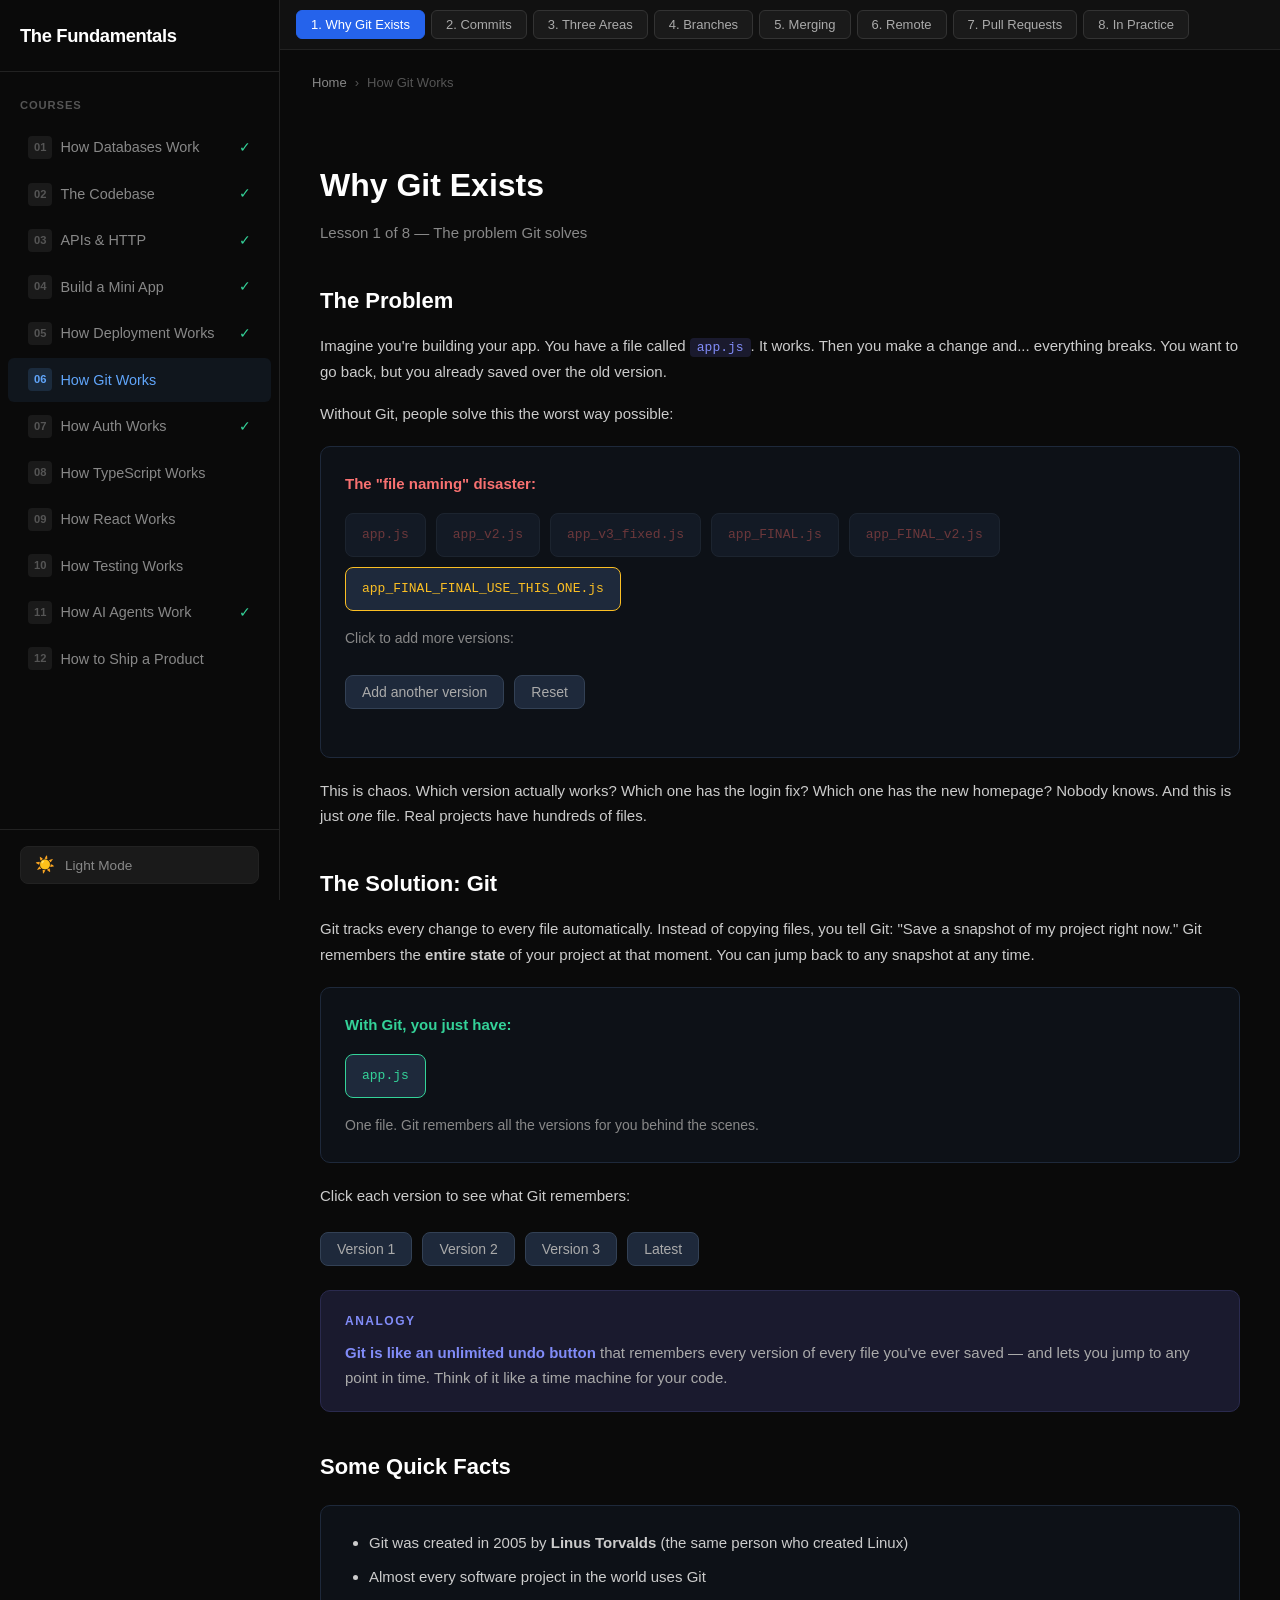
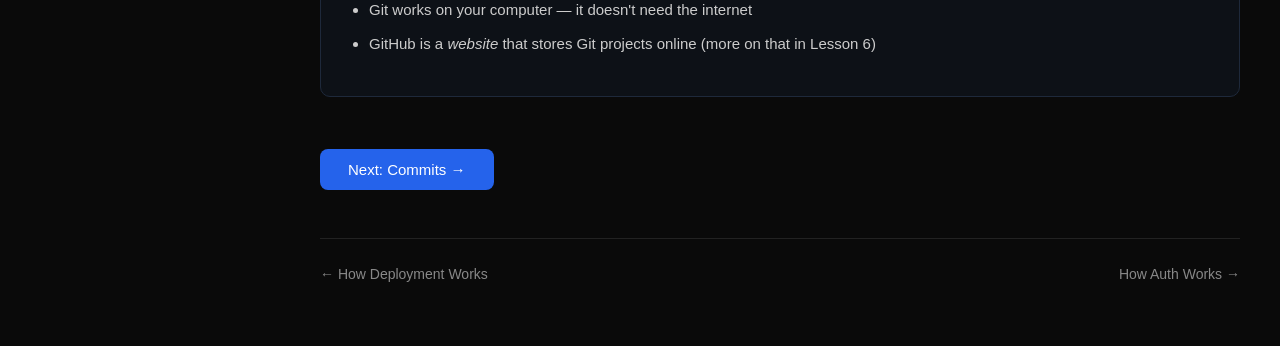
<file: lessons/git.html>
<!DOCTYPE html>
<html lang="en">
<head>
<meta charset="UTF-8">
<meta name="viewport" content="width=device-width, initial-scale=1.0">
<meta name="description" content="Learn how Git works — commits, branches, merging, GitHub, pull requests, and version control in practice.">
<link rel="icon" href="data:image/svg+xml,<svg xmlns='http://www.w3.org/2000/svg' viewBox='0 0 32 32'><rect x='2' y='4' width='28' height='5' rx='2' fill='%2334d399'/><rect x='2' y='11' width='28' height='5' rx='2' fill='%2360a5fa'/><rect x='2' y='18' width='28' height='5' rx='2' fill='%23c084fc'/><rect x='2' y='25' width='28' height='5' rx='2' fill='%23fbbf24'/></svg>">
<title>How Git Works — The Fundamentals</title>
<link rel="stylesheet" href="/css/shared.css">
<style>
body {
  background: var(--bg-primary);
  color: var(--text-secondary);
  font-family: -apple-system, BlinkMacSystemFont, 'Segoe UI', sans-serif;
  line-height: 1.7;
  overflow-x: hidden;
}

/* -- Unique code-block additions -- */
.del { color: var(--accent-red); }
.add { color: var(--accent-green); }
.conflict-marker { color: #f59e0b; font-weight: bold; }

/* -- Diagrams -- */
.diagram-area {
  background: var(--bg-card);
  border: 1px solid var(--border-secondary);
  border-radius: 10px;
  padding: 24px;
  margin: 20px 0;
  min-height: 200px;
  position: relative;
  overflow: hidden;
}

/* -- Commit timeline -- */
.timeline {
  display: flex;
  align-items: center;
  gap: 0;
  padding: 30px 0;
  overflow-x: auto;
}
.commit-node {
  display: flex;
  flex-direction: column;
  align-items: center;
  cursor: pointer;
  transition: transform 0.2s;
  min-width: 100px;
  position: relative;
}
.commit-node:hover { transform: scale(1.08); }
.commit-dot {
  width: 22px;
  height: 22px;
  border-radius: 50%;
  background: var(--accent-blue);
  border: 3px solid var(--bg-btn-selected);
  transition: all 0.2s;
  z-index: 2;
}
.commit-node.selected .commit-dot {
  background: var(--accent-blue);
  border-color: var(--accent-blue);
  box-shadow: 0 0 12px rgba(96, 165, 250, 0.5);
  width: 28px;
  height: 28px;
}
.commit-line {
  width: 80px;
  height: 3px;
  background: var(--border-btn);
  margin-top: -12px;
}
.commit-hash {
  font-family: 'SF Mono', Monaco, monospace;
  font-size: 11px;
  color: var(--accent-blue);
  margin-top: 8px;
}
.commit-msg {
  font-size: 12px;
  color: var(--text-muted);
  margin-top: 4px;
  text-align: center;
  max-width: 100px;
}
.commit-detail {
  background: var(--bg-secondary);
  border: 1px solid var(--border-primary);
  border-radius: 10px;
  padding: 20px;
  margin-top: 16px;
  display: none;
}
.commit-detail.visible { display: block; }

/* -- Three areas diagram -- */
.areas-diagram {
  display: flex;
  gap: 16px;
  margin: 20px 0;
  flex-wrap: wrap;
}
.area-box {
  flex: 1;
  min-width: 200px;
  background: var(--bg-secondary);
  border: 1px solid var(--border-primary);
  border-radius: 10px;
  padding: 16px;
  text-align: center;
  transition: border-color 0.3s, box-shadow 0.3s;
}
.area-box.highlight {
  border-color: var(--accent-blue);
  box-shadow: 0 0 16px rgba(59, 130, 246, 0.15);
}
.area-title {
  font-size: 14px;
  font-weight: 600;
  color: var(--text-primary);
  margin-bottom: 4px;
}
.area-subtitle {
  font-size: 12px;
  color: #666;
  margin-bottom: 12px;
}
.area-files {
  min-height: 60px;
  display: flex;
  flex-direction: column;
  gap: 6px;
}
.file-chip {
  background: var(--bg-btn);
  border: 1px solid var(--border-btn);
  border-radius: 6px;
  padding: 4px 10px;
  font-size: 12px;
  color: var(--text-nav);
  font-family: 'SF Mono', Monaco, monospace;
  transition: all 0.4s ease;
  display: inline-block;
}
.file-chip.moving {
  animation: fileMove 0.5s ease;
}
@keyframes fileMove {
  0% { opacity: 0; transform: translateX(-30px); }
  100% { opacity: 1; transform: translateX(0); }
}
.area-arrow {
  display: flex;
  align-items: center;
  justify-content: center;
  font-size: 24px;
  color: var(--border-btn);
  min-width: 30px;
  flex-shrink: 0;
}

/* -- Branch diagram (SVG-based) -- */
.branch-canvas {
  width: 100%;
  min-height: 350px;
  position: relative;
}
.branch-canvas svg {
  width: 100%;
  height: 100%;
}
.branch-label {
  position: absolute;
  font-size: 12px;
  font-weight: 600;
  padding: 3px 10px;
  border-radius: 12px;
  white-space: nowrap;
}

/* -- Conflict viewer -- */
.conflict-file {
  background: var(--bg-code);
  border: 1px solid var(--border-secondary);
  border-radius: 8px;
  padding: 16px 20px;
  font-family: 'SF Mono', Monaco, monospace;
  font-size: 14px;
  line-height: 1.8;
  margin: 16px 0;
}
.conflict-option {
  padding: 12px 16px;
  background: var(--bg-secondary);
  border: 1px solid var(--border-primary);
  border-radius: 8px;
  margin: 8px 0;
  cursor: pointer;
  transition: all 0.2s;
}
.conflict-option:hover { border-color: var(--accent-blue); }
.conflict-option.chosen {
  border-color: var(--accent-green);
  background: #0d2818;
}

/* -- Remote diagram -- */
.remote-diagram {
  display: flex;
  justify-content: center;
  align-items: center;
  gap: 40px;
  padding: 40px 0;
  flex-wrap: wrap;
}
.remote-box {
  background: var(--bg-secondary);
  border: 1px solid var(--border-primary);
  border-radius: 14px;
  padding: 24px 32px;
  text-align: center;
  min-width: 180px;
}
.remote-box h4 {
  color: var(--text-primary);
  margin-bottom: 6px;
  font-size: 16px;
}
.remote-box p { color: var(--text-muted); font-size: 13px; margin: 0; }
.remote-arrows {
  display: flex;
  flex-direction: column;
  align-items: center;
  gap: 12px;
}
.arrow-label {
  font-size: 13px;
  font-weight: 600;
  padding: 6px 14px;
  border-radius: 8px;
  cursor: pointer;
  transition: all 0.3s;
  white-space: nowrap;
}
.arrow-push {
  background: #1e3a1e;
  border: 1px solid #2d5a2d;
  color: var(--accent-green);
}
.arrow-push:hover, .arrow-push.active {
  background: #2d5a2d;
  box-shadow: 0 0 12px rgba(52, 211, 153, 0.3);
}
.arrow-pull {
  background: var(--bg-btn);
  border: 1px solid var(--border-btn);
  color: var(--accent-blue);
}
.arrow-pull:hover, .arrow-pull.active {
  background: var(--bg-btn-selected);
  box-shadow: 0 0 12px rgba(96, 165, 250, 0.3);
}

/* -- PR Lifecycle -- */
.pr-steps {
  display: flex;
  flex-direction: column;
  gap: 0;
  margin: 20px 0;
}
.pr-step {
  display: flex;
  align-items: flex-start;
  gap: 16px;
  padding: 16px;
  cursor: pointer;
  transition: all 0.2s;
  border-radius: 10px;
}
.pr-step:hover { background: rgba(255,255,255,0.02); }
.pr-step.active-step { background: var(--bg-secondary); }
.pr-step-num {
  width: 32px;
  height: 32px;
  border-radius: 50%;
  background: var(--bg-btn);
  border: 2px solid var(--border-btn);
  display: flex;
  align-items: center;
  justify-content: center;
  font-size: 14px;
  font-weight: 700;
  color: var(--accent-blue);
  flex-shrink: 0;
  transition: all 0.3s;
}
.pr-step.completed .pr-step-num {
  background: #065f46;
  border-color: var(--accent-green);
  color: var(--accent-green);
}
.pr-step.active-step .pr-step-num {
  background: var(--bg-btn-selected);
  border-color: var(--accent-blue);
  box-shadow: 0 0 10px rgba(59,130,246,0.3);
}
.pr-step-content h4 { color: #ddd; font-size: 15px; margin-bottom: 4px; }
.pr-step-content p { color: var(--text-muted); font-size: 13px; margin: 0; }
.pr-connector {
  width: 2px;
  height: 16px;
  background: var(--border-primary);
  margin-left: 31px;
}

/* -- Command cards -- */
.cmd-grid {
  display: flex;
  flex-direction: column;
  gap: 12px;
  margin: 20px 0;
}
.cmd-card {
  background: var(--bg-secondary);
  border: 1px solid var(--border-primary);
  border-radius: 10px;
  padding: 16px 20px;
  cursor: pointer;
  transition: all 0.2s;
  display: flex;
  align-items: flex-start;
  gap: 16px;
}
.cmd-card:hover { border-color: var(--border-btn); }
.cmd-card.expanded { border-color: var(--accent-blue); background: var(--bg-card); }
.cmd-num {
  width: 28px;
  height: 28px;
  border-radius: 50%;
  background: var(--bg-btn);
  display: flex;
  align-items: center;
  justify-content: center;
  font-size: 13px;
  font-weight: 700;
  color: var(--accent-blue);
  flex-shrink: 0;
}
.cmd-card.expanded .cmd-num {
  background: var(--bg-btn-selected);
}
.cmd-name {
  font-family: 'SF Mono', Monaco, monospace;
  font-size: 15px;
  color: var(--accent-blue);
  margin-bottom: 2px;
}
.cmd-short { font-size: 13px; color: var(--text-muted); }
.cmd-detail {
  display: none;
  margin-top: 12px;
  padding-top: 12px;
  border-top: 1px solid var(--border-secondary);
  font-size: 14px;
  color: var(--text-dim);
  line-height: 1.7;
}
.cmd-card.expanded .cmd-detail { display: block; }

/* -- Fade-in animation -- */
.fade-in {
  animation: fadeIn 0.4s ease;
}
@keyframes fadeIn {
  from { opacity: 0; transform: translateY(12px); }
  to { opacity: 1; transform: translateY(0); }
}

/* -- Version chaos demo -- */
.file-chaos {
  display: flex;
  flex-wrap: wrap;
  gap: 10px;
  margin: 16px 0;
}
.chaos-file {
  background: var(--bg-btn);
  border: 1px solid var(--border-btn);
  border-radius: 8px;
  padding: 10px 16px;
  font-family: 'SF Mono', Monaco, monospace;
  font-size: 13px;
  color: var(--accent-red);
  position: relative;
  transition: all 0.3s;
}
.chaos-file.old { opacity: 0.4; }
.chaos-file.latest { border-color: var(--accent-yellow); color: var(--accent-yellow); }

/* -- Scrollbar -- */
::-webkit-scrollbar { width: 6px; }
::-webkit-scrollbar-track { background: var(--bg-primary); }
::-webkit-scrollbar-thumb { background: var(--border-nav-btn); border-radius: 3px; }

/* -- Responsive -- */
@media (max-width: 640px) {
  .container { padding: 70px 14px 40px; }
  .lesson h1 { font-size: 24px; }
  .areas-diagram { flex-direction: column; }
  .area-arrow { transform: rotate(90deg); }
  .remote-diagram { flex-direction: column; }
  .remote-arrows { flex-direction: row; }
}

/* -- Suitcase analogy interactive -- */
.suitcase-visual {
  display: flex;
  gap: 16px;
  flex-wrap: wrap;
  margin: 20px 0;
}
.suitcase-zone {
  flex: 1;
  min-width: 150px;
  background: var(--bg-secondary);
  border: 2px dashed var(--border-nav-btn);
  border-radius: 12px;
  padding: 16px;
  min-height: 120px;
  text-align: center;
}
.suitcase-zone h5 {
  font-size: 13px;
  color: var(--text-muted);
  margin-bottom: 10px;
  font-weight: 600;
}
.clothing-item {
  display: inline-block;
  background: var(--bg-btn);
  border: 1px solid var(--border-btn);
  border-radius: 6px;
  padding: 4px 10px;
  font-size: 12px;
  margin: 3px;
  cursor: pointer;
  transition: all 0.3s;
  color: var(--text-nav);
}
.clothing-item:hover { border-color: var(--accent-blue); }
.clothing-item.packed { background: var(--bg-btn-selected); border-color: var(--accent-blue); color: #93c5fd; }

/* -- Version compare -- */
.version-compare {
  display: grid;
  grid-template-columns: 1fr 1fr;
  gap: 16px;
  margin: 16px 0;
}
.version-panel {
  background: var(--bg-code);
  border: 1px solid var(--border-secondary);
  border-radius: 8px;
  padding: 16px;
}
.version-panel h5 {
  font-size: 12px;
  color: var(--text-muted);
  text-transform: uppercase;
  letter-spacing: 1px;
  margin-bottom: 10px;
}
@media (max-width: 640px) {
  .version-compare { grid-template-columns: 1fr; }
}

.next-course-banner { background: var(--bg-secondary); border: 1px solid var(--border-primary); border-radius: 10px; padding: 24px; margin-top: 32px; text-align: center; }
.next-course-banner h3 { color: var(--text-primary); margin: 0 0 8px; font-size: 18px; }
.next-course-banner p { color: var(--text-muted); font-size: 15px; margin: 0 0 16px; }
.next-course-banner a { display: inline-block; background: var(--accent-blue-bg); color: var(--text-primary); padding: 10px 24px; border-radius: 8px; text-decoration: none; font-weight: 600; font-size: 15px; transition: background 0.2s; }
.next-course-banner a:hover { background: #3b82f6; }
</style>
</head>
<body>

<div class="sidebar-overlay" id="sidebar-overlay"></div>
<aside class="sidebar" id="sidebar">
  <div class="sidebar-header">
    <a href="/index.html" class="sidebar-logo">The Fundamentals</a>
  </div>
  <nav class="sidebar-nav">
    <div class="sidebar-section-title">Courses</div>
    <a href="/lessons/databases.html" class="sidebar-link" data-course="databases">
      <span class="sidebar-num">01</span> How Databases Work
    </a>
    <a href="/lessons/codebase.html" class="sidebar-link" data-course="codebase">
      <span class="sidebar-num">02</span> The Codebase
    </a>
    <a href="/lessons/apis.html" class="sidebar-link" data-course="apis">
      <span class="sidebar-num">03</span> APIs &amp; HTTP
    </a>
    <a href="/lessons/build.html" class="sidebar-link" data-course="build">
      <span class="sidebar-num">04</span> Build a Mini App
    </a>
    <a href="/lessons/deployment.html" class="sidebar-link" data-course="deployment">
      <span class="sidebar-num">05</span> How Deployment Works
    </a>
    <a href="/lessons/git.html" class="sidebar-link" data-course="git">
      <span class="sidebar-num">06</span> How Git Works
    </a>
    <a href="/lessons/authentication.html" class="sidebar-link" data-course="authentication">
      <span class="sidebar-num">07</span> How Auth Works
    </a>
    <a href="/lessons/typescript.html" class="sidebar-link" data-course="typescript">
      <span class="sidebar-num">08</span> How TypeScript Works
    </a>
    <a href="/lessons/react.html" class="sidebar-link" data-course="react">
      <span class="sidebar-num">09</span> How React Works
    </a>
    <a href="/lessons/testing.html" class="sidebar-link" data-course="testing">
      <span class="sidebar-num">10</span> How Testing Works
    </a>
    <a href="/lessons/ai-agents.html" class="sidebar-link" data-course="ai-agents">
      <span class="sidebar-num">11</span> How AI Agents Work
    </a>
    <a href="/lessons/shipping.html" class="sidebar-link" data-course="shipping">
      <span class="sidebar-num">12</span> How to Ship a Product
    </a>
  </nav>
  <div class="sidebar-footer">
    <button class="theme-toggle" id="theme-toggle">
      <span class="theme-icon" id="theme-icon">☀️</span>
      <span class="theme-label" id="theme-label">Light Mode</span>
    </button>
  </div>
</aside>
<button class="sidebar-toggle" id="sidebar-toggle">☰</button>

<div class="content-wrapper">

<div class="breadcrumb"><a href="/index.html">Home</a><span class="sep">›</span><span>How Git Works</span></div>

<!-- Top Nav -->
<nav class="top-nav" id="topNav">
  <button class="nav-btn active" onclick="goToLesson(0)">1. Why Git Exists</button>
  <button class="nav-btn" onclick="goToLesson(1)">2. Commits</button>
  <button class="nav-btn" onclick="goToLesson(2)">3. Three Areas</button>
  <button class="nav-btn" onclick="goToLesson(3)">4. Branches</button>
  <button class="nav-btn" onclick="goToLesson(4)">5. Merging</button>
  <button class="nav-btn" onclick="goToLesson(5)">6. Remote</button>
  <button class="nav-btn" onclick="goToLesson(6)">7. Pull Requests</button>
  <button class="nav-btn" onclick="goToLesson(7)">8. In Practice</button>
</nav>

<div class="container">

<!-- LESSON 1: WHY GIT EXISTS -->
<div class="lesson active" id="lesson0">
  <h1>Why Git Exists</h1>
  <p class="subtitle">Lesson 1 of 8 &mdash; The problem Git solves</p>

  <h2>The Problem</h2>
  <p>Imagine you're building your app. You have a file called <code>app.js</code>. It works. Then you make a change and... everything breaks. You want to go back, but you already saved over the old version.</p>

  <p>Without Git, people solve this the worst way possible:</p>

  <div class="card">
    <p style="margin-bottom:12px; color:var(--accent-red); font-weight:600;">The "file naming" disaster:</p>
    <div class="file-chaos" id="fileChaos">
      <div class="chaos-file old">app.js</div>
      <div class="chaos-file old">app_v2.js</div>
      <div class="chaos-file old">app_v3_fixed.js</div>
      <div class="chaos-file old">app_FINAL.js</div>
      <div class="chaos-file old">app_FINAL_v2.js</div>
      <div class="chaos-file latest">app_FINAL_FINAL_USE_THIS_ONE.js</div>
    </div>
    <p style="margin-top:12px; font-size:14px; color:var(--text-muted);">Click to add more versions:</p>
    <div class="btn-row">
      <button class="ibtn" onclick="addChaosFile()">Add another version</button>
      <button class="ibtn" onclick="resetChaos()">Reset</button>
    </div>
  </div>

  <p>This is chaos. Which version actually works? Which one has the login fix? Which one has the new homepage? Nobody knows. And this is just <em>one</em> file. Real projects have hundreds of files.</p>

  <h2>The Solution: Git</h2>
  <p>Git tracks every change to every file automatically. Instead of copying files, you tell Git: "Save a snapshot of my project right now." Git remembers the <strong>entire state</strong> of your project at that moment. You can jump back to any snapshot at any time.</p>

  <div class="card">
    <p style="margin-bottom:12px; color:var(--accent-green); font-weight:600;">With Git, you just have:</p>
    <div class="file-chaos">
      <div class="chaos-file" style="border-color:var(--accent-green); color:var(--accent-green);">app.js</div>
    </div>
    <p style="margin-top:12px; color:var(--text-muted); font-size:14px;">One file. Git remembers all the versions for you behind the scenes.</p>
  </div>

  <p>Click each version to see what Git remembers:</p>
  <div class="btn-row">
    <button class="ibtn" onclick="showGitVersion(0, this)">Version 1</button>
    <button class="ibtn" onclick="showGitVersion(1, this)">Version 2</button>
    <button class="ibtn" onclick="showGitVersion(2, this)">Version 3</button>
    <button class="ibtn" onclick="showGitVersion(3, this)">Latest</button>
  </div>
  <div id="gitVersionDisplay" class="card-dark" style="display:none;"></div>

  <div class="analogy">
    <div class="analogy-label">Analogy</div>
    <p><strong>Git is like an unlimited undo button</strong> that remembers every version of every file you've ever saved &mdash; and lets you jump to any point in time. Think of it like a time machine for your code.</p>
  </div>

  <h2>Some Quick Facts</h2>
  <div class="card">
    <ul>
      <li>Git was created in 2005 by <strong>Linus Torvalds</strong> (the same person who created Linux)</li>
      <li>Almost every software project in the world uses Git</li>
      <li>Git works on your computer &mdash; it doesn't need the internet</li>
      <li>GitHub is a <em>website</em> that stores Git projects online (more on that in Lesson 6)</li>
    </ul>
  </div>

  <button class="next-btn" onclick="goToLesson(1)">Next: Commits &rarr;</button>
</div>

<!-- LESSON 2: COMMITS -->
<div class="lesson" id="lesson1">
  <h1>Commits &mdash; Saving Checkpoints</h1>
  <p class="subtitle">Lesson 2 of 8 &mdash; Snapshots of your project</p>

  <h2>What is a Commit?</h2>
  <p>A <strong>commit</strong> is a snapshot of your entire project at one moment in time. Every time you make a commit, Git saves:</p>

  <div class="card">
    <ul>
      <li><strong style="color:var(--accent-blue);">A unique ID (hash)</strong> &mdash; a long string like <code>a3f7b2c</code> that identifies this exact snapshot</li>
      <li><strong style="color:var(--accent-green);">A message</strong> &mdash; a note you write describing what changed, like "Fixed login bug"</li>
      <li><strong style="color:var(--accent-yellow);">Who made it</strong> &mdash; the author's name and email</li>
      <li><strong style="color:var(--accent-purple);">When</strong> &mdash; the exact date and time</li>
    </ul>
  </div>

  <h2>A Timeline of Commits</h2>
  <p>Click on any commit to see what was changed:</p>

  <div class="diagram-area">
    <div class="timeline" id="commitTimeline">
      <div class="commit-node selected" onclick="selectCommit(0)">
        <div class="commit-dot"></div>
        <div class="commit-hash">a1b2c3d</div>
        <div class="commit-msg">Initial commit</div>
      </div>
      <div class="commit-line"></div>
      <div class="commit-node" onclick="selectCommit(1)">
        <div class="commit-dot"></div>
        <div class="commit-hash">e4f5g6h</div>
        <div class="commit-msg">Add login page</div>
      </div>
      <div class="commit-line"></div>
      <div class="commit-node" onclick="selectCommit(2)">
        <div class="commit-dot"></div>
        <div class="commit-hash">i7j8k9l</div>
        <div class="commit-msg">Fix login bug</div>
      </div>
      <div class="commit-line"></div>
      <div class="commit-node" onclick="selectCommit(3)">
        <div class="commit-dot"></div>
        <div class="commit-hash">m0n1o2p</div>
        <div class="commit-msg">Add dashboard</div>
      </div>
      <div class="commit-line"></div>
      <div class="commit-node" onclick="selectCommit(4)">
        <div class="commit-dot"></div>
        <div class="commit-hash">q3r4s5t</div>
        <div class="commit-msg">Style updates</div>
      </div>
    </div>
  </div>

  <div id="commitDetailArea" class="commit-detail visible">
    <div style="display:flex; gap:24px; flex-wrap:wrap; margin-bottom:16px;">
      <div><span style="color:#666; font-size:13px;">Hash</span><br><span style="color:var(--accent-blue); font-family:'SF Mono',Monaco,monospace; font-size:14px;" id="cdHash">a1b2c3d</span></div>
      <div><span style="color:#666; font-size:13px;">Author</span><br><span style="color:var(--accent-yellow); font-size:14px;" id="cdAuthor">Jared</span></div>
      <div><span style="color:#666; font-size:13px;">Date</span><br><span style="color:var(--accent-purple); font-size:14px;" id="cdDate">Jun 1, 2026</span></div>
      <div><span style="color:#666; font-size:13px;">Message</span><br><span style="color:var(--accent-green); font-size:14px;" id="cdMessage">Initial commit</span></div>
    </div>
    <div style="font-size:13px; color:var(--text-muted); margin-bottom:8px;">Changes in this commit:</div>
    <div id="cdChanges">
      <pre><span class="add">+ Created package.json</span>
<span class="add">+ Created index.js with basic server</span>
<span class="add">+ Added README.md</span></pre>
    </div>
  </div>

  <h2>What a Commit Looks Like in Code</h2>
  <p>When you look at a commit, Git shows you exactly what changed &mdash; lines that were added (in green) and lines that were removed (in red):</p>

  <div class="version-compare">
    <div class="version-panel">
      <h5>Before (commit e4f5g6h)</h5>
      <pre style="margin:0;border:0;"><span class="fn">function</span> <span class="typ">login</span>(user, pass) {
  <span class="kw">if</span> (user === <span class="str">"admin"</span>) {
    <span class="kw">return</span> <span class="str">"Welcome!"</span>;
  }
}</pre>
    </div>
    <div class="version-panel">
      <h5>After (commit i7j8k9l)</h5>
      <pre style="margin:0;border:0;"><span class="fn">function</span> <span class="typ">login</span>(user, pass) {
  <span class="kw">if</span> (user === <span class="str">"admin"</span><span class="add"> && pass === hash(pass)</span>) {
    <span class="kw">return</span> <span class="str">"Welcome!"</span>;
  }
<span class="add">  return "Invalid credentials";</span>
}</pre>
    </div>
  </div>

  <div class="analogy">
    <div class="analogy-label">Analogy</div>
    <p><strong>Commits are like save points in a video game.</strong> Every time you reach a milestone, you save. If you mess up later, you can always reload from any save point. The difference is Git never runs out of save slots.</p>
  </div>

  <button class="next-btn" onclick="goToLesson(2)">Next: The Three Areas &rarr;</button>
</div>

<!-- LESSON 3: THE THREE AREAS -->
<div class="lesson" id="lesson2">
  <h1>The Three Areas</h1>
  <p class="subtitle">Lesson 3 of 8 &mdash; How changes become commits</p>

  <h2>The Three Stages of Git</h2>
  <p>When you make changes, they don't become a commit automatically. Changes flow through <strong>three areas</strong>:</p>

  <div class="areas-diagram" id="areasVis">
    <div class="area-box" id="areaWorking">
      <div class="area-title">Working Directory</div>
      <div class="area-subtitle">Your files as you see them</div>
      <div class="area-files" id="workingFiles">
        <div class="file-chip" id="fileA">index.html</div>
        <div class="file-chip" id="fileB">style.css</div>
        <div class="file-chip" id="fileC">app.js</div>
      </div>
    </div>
    <div class="area-arrow">&rarr;</div>
    <div class="area-box" id="areaStaging">
      <div class="area-title">Staging Area</div>
      <div class="area-subtitle">git add &mdash; "include these"</div>
      <div class="area-files" id="stagingFiles"></div>
    </div>
    <div class="area-arrow">&rarr;</div>
    <div class="area-box" id="areaRepo">
      <div class="area-title">Repository</div>
      <div class="area-subtitle">git commit &mdash; "saved!"</div>
      <div class="area-files" id="repoFiles"></div>
    </div>
  </div>

  <div class="card">
    <p style="margin-bottom:12px; font-weight:600; color:var(--text-primary);">Try it! Move files through the three areas:</p>
    <div class="btn-row">
      <button class="ibtn" id="stageBtn" onclick="stageFile()">git add (stage a file)</button>
      <button class="ibtn" id="commitBtn" onclick="commitFiles()" style="opacity:0.4; cursor:not-allowed;" disabled>git commit (save checkpoint)</button>
      <button class="ibtn" onclick="resetAreas()">Reset</button>
    </div>
    <p id="areaFeedback" style="margin-top:12px; font-size:14px; color:var(--text-muted);"></p>
  </div>

  <h2>Why Have a Staging Area?</h2>
  <p>You might wonder: why not just save everything at once? The staging area lets you be <strong>selective</strong>. Maybe you changed 5 files, but only 3 are ready. You stage just those 3, commit them, and keep working on the other 2.</p>

  <div class="card">
    <p style="color:var(--text-primary); font-weight:600; margin-bottom:8px;">The commands:</p>
    <pre class="code-block"><span class="fn">git add</span> <span class="str">style.css</span>          <span class="cmt"># Stage one file</span>
<span class="fn">git add</span> <span class="str">.</span>                  <span class="cmt"># Stage ALL changed files</span>
<span class="fn">git commit</span> <span class="kw">-m</span> <span class="str">"Fixed styles"</span>  <span class="cmt"># Save the staged files as a commit</span></pre>
  </div>

  <div class="analogy">
    <div class="analogy-label">Analogy</div>
    <p><strong>Think of it like packing a suitcase.</strong></p>
    <p style="margin-top:8px; margin-bottom:0;"><strong>Working directory</strong> = clothes scattered around your room. <strong>Staging area</strong> = clothes you've put in the suitcase. <strong>Commit</strong> = zipping the suitcase shut. You can pick and choose which clothes go in before you zip it.</p>
  </div>

  <h3>Try the Suitcase Analogy</h3>
  <p>Click items to pack them, then zip the suitcase:</p>

  <div class="suitcase-visual">
    <div class="suitcase-zone" id="scatteredZone">
      <h5>Room (Working Directory)</h5>
      <div id="scatteredItems">
        <span class="clothing-item" onclick="packItem(this)">T-shirt</span>
        <span class="clothing-item" onclick="packItem(this)">Jeans</span>
        <span class="clothing-item" onclick="packItem(this)">Socks</span>
        <span class="clothing-item" onclick="packItem(this)">Jacket</span>
        <span class="clothing-item" onclick="packItem(this)">Hat</span>
      </div>
    </div>
    <div class="suitcase-zone" id="suitcaseZone" style="border-color:#3b82f6;">
      <h5>Suitcase (Staging Area)</h5>
      <div id="suitcaseItems"></div>
    </div>
    <div class="suitcase-zone" id="zippedZone" style="border-color:var(--accent-green);">
      <h5>Zipped &amp; Done (Committed)</h5>
      <div id="zippedItems"></div>
    </div>
  </div>
  <div class="btn-row">
    <button class="ibtn" onclick="zipSuitcase()">Zip the suitcase! (commit)</button>
    <button class="ibtn" onclick="resetSuitcase()">Reset</button>
  </div>
  <p id="suitcaseFeedback" style="font-size:14px; color:var(--text-muted); margin-top:8px;"></p>

  <button class="next-btn" onclick="goToLesson(3)">Next: Branches &rarr;</button>
</div>

<!-- LESSON 4: BRANCHES -->
<div class="lesson" id="lesson3">
  <h1>Branches &mdash; Parallel Universes</h1>
  <p class="subtitle">Lesson 4 of 8 &mdash; Working on features without breaking things</p>

  <h2>What is a Branch?</h2>
  <p>A <strong>branch</strong> is a separate line of development. Think of it as a parallel universe where you can try things out without affecting the main code.</p>

  <p>Every Git project starts with one branch, usually called <code>main</code>. When you want to work on something new &mdash; like adding a login page &mdash; you create a new branch. You make your changes there. When everything works, you <strong>merge</strong> it back into main.</p>

  <h2>Interactive Branch Diagram</h2>
  <p>Click the buttons to see branches in action:</p>

  <div class="btn-row" id="branchControls">
    <button class="ibtn selected" onclick="branchStep(0, this)">Start</button>
    <button class="ibtn" onclick="branchStep(1, this)">Create Branch</button>
    <button class="ibtn" onclick="branchStep(2, this)">Work on Branch</button>
    <button class="ibtn" onclick="branchStep(3, this)">Main Continues</button>
    <button class="ibtn" onclick="branchStep(4, this)">Merge!</button>
  </div>

  <div class="diagram-area" style="min-height: 350px; padding: 20px;">
    <canvas id="branchCanvas" width="900" height="310" style="width:100%; height:310px;"></canvas>
  </div>
  <p id="branchNarration" class="card-dark" style="font-size: 15px; color: var(--text-body);">
    This is the <strong style="color:var(--accent-green);">main</strong> branch. All commits are in a straight line. This is your production code &mdash; the real, working version of your project.
  </p>

  <h2>Why Use Branches?</h2>
  <div class="card">
    <ul>
      <li><strong>Safety</strong> &mdash; If your experiment breaks, main is untouched</li>
      <li><strong>Teamwork</strong> &mdash; Multiple people can work on different features at the same time</li>
      <li><strong>Organization</strong> &mdash; Each branch has a clear purpose: "add-login", "fix-bug-123", "redesign-header"</li>
    </ul>
  </div>

  <h2>Branch Commands</h2>
  <div class="card">
    <pre class="code-block"><span class="fn">git branch</span> <span class="str">my-feature</span>       <span class="cmt"># Create a new branch</span>
<span class="fn">git checkout</span> <span class="str">my-feature</span>     <span class="cmt"># Switch to that branch</span>
<span class="fn">git checkout</span> <span class="kw">-b</span> <span class="str">my-feature</span> <span class="cmt"># Create AND switch (shortcut)</span>
<span class="fn">git branch</span>                   <span class="cmt"># List all branches</span>
<span class="fn">git checkout</span> <span class="str">main</span>           <span class="cmt"># Switch back to main</span></pre>
  </div>

  <div class="analogy">
    <div class="analogy-label">Analogy</div>
    <p><strong>Branches are like parallel universes in a movie.</strong> In one universe, you try adding a new feature. In another universe (main), everything stays the same. If the feature works, you merge the universes together. If it doesn't, you just throw away the branch universe &mdash; main was never touched.</p>
  </div>

  <button class="next-btn" onclick="goToLesson(4)">Next: Merging &amp; Conflicts &rarr;</button>
</div>

<!-- LESSON 5: MERGING & CONFLICTS -->
<div class="lesson" id="lesson4">
  <h1>Merging &amp; Conflicts</h1>
  <p class="subtitle">Lesson 5 of 8 &mdash; When branches collide</p>

  <h2>What is Merging?</h2>
  <p>When your feature branch is done, you <strong>merge</strong> it into main. Git takes all the changes from your branch and combines them with main.</p>

  <p>Most of the time, this works perfectly. Git is smart enough to combine changes from different files, or even different parts of the same file.</p>

  <div class="card">
    <pre class="code-block"><span class="fn">git checkout</span> <span class="str">main</span>           <span class="cmt"># Switch to main</span>
<span class="fn">git merge</span> <span class="str">my-feature</span>        <span class="cmt"># Bring changes from my-feature into main</span></pre>
  </div>

  <h2>But Sometimes... Conflicts</h2>
  <p>A <strong>merge conflict</strong> happens when two branches change the <em>same line</em> of the <em>same file</em>. Git doesn't know which version you want, so it asks you to decide.</p>

  <h3>What a Conflict Looks Like</h3>
  <p>Git marks the conflict right in the file with special markers:</p>

  <div class="conflict-file">
    <span style="color:var(--text-muted);">function getGreeting(user) {</span><br>
    <span class="conflict-marker">&lt;&lt;&lt;&lt;&lt;&lt;&lt; main</span><br>
    <span class="del">&nbsp;&nbsp;return "Hello, " + user.name;</span><br>
    <span class="conflict-marker">=======</span><br>
    <span class="add">&nbsp;&nbsp;return `Welcome back, ${user.firstName}!`;</span><br>
    <span class="conflict-marker">&gt;&gt;&gt;&gt;&gt;&gt;&gt; feature-branch</span><br>
    <span style="color:var(--text-muted);">}</span>
  </div>

  <div class="card">
    <p style="color:var(--text-primary); margin-bottom:8px; font-weight:600;">What the markers mean:</p>
    <ul>
      <li><code>&lt;&lt;&lt;&lt;&lt;&lt;&lt; main</code> &mdash; this is what the code looks like in main</li>
      <li><code>=======</code> &mdash; divider between the two versions</li>
      <li><code>&gt;&gt;&gt;&gt;&gt;&gt;&gt; feature-branch</code> &mdash; this is what the code looks like in the feature branch</li>
    </ul>
  </div>

  <h2>Resolve the Conflict</h2>
  <p>You have three options. Click one to see the result:</p>

  <div class="btn-row" id="conflictBtns">
    <button class="ibtn" onclick="resolveConflict(0, this)">Keep main's version</button>
    <button class="ibtn" onclick="resolveConflict(1, this)">Keep feature's version</button>
    <button class="ibtn" onclick="resolveConflict(2, this)">Combine both</button>
  </div>

  <div id="conflictResult" style="display:none;"></div>

  <h2>After Resolving</h2>
  <p>Once you've picked the right version, you:</p>
  <div class="card">
    <pre class="code-block"><span class="fn">git add</span> <span class="str">greeting.js</span>        <span class="cmt"># Mark the conflict as resolved</span>
<span class="fn">git commit</span> <span class="kw">-m</span> <span class="str">"Merged feature-branch, resolved conflict"</span></pre>
  </div>

  <div class="analogy">
    <div class="analogy-label">Analogy</div>
    <p><strong>It's like two people editing the same paragraph in a Google Doc at the same time.</strong> Google Docs can handle it if you're editing different paragraphs. But if you both change the same sentence, someone needs to decide which version to keep (or combine them).</p>
  </div>

  <h2>How to Avoid Conflicts</h2>
  <div class="card">
    <ul>
      <li><strong>Pull often</strong> &mdash; regularly download the latest changes from main</li>
      <li><strong>Small branches</strong> &mdash; the longer a branch lives, the more likely conflicts are</li>
      <li><strong>Communicate</strong> &mdash; if two people are working on the same file, talk about it</li>
    </ul>
  </div>

  <button class="next-btn" onclick="goToLesson(5)">Next: Remote &amp; GitHub &rarr;</button>
</div>

<!-- LESSON 6: REMOTE & GITHUB -->
<div class="lesson" id="lesson5">
  <h1>Remote &amp; GitHub</h1>
  <p class="subtitle">Lesson 6 of 8 &mdash; Your code in the cloud</p>

  <h2>Local vs Remote</h2>
  <p>So far, everything we've talked about happens on <strong>your computer</strong>. That's your <strong>local repository</strong>. But what if your computer crashes? What if someone else needs to work on the same project?</p>

  <p>That's where <strong>remotes</strong> come in. A remote is a copy of your repository stored somewhere else &mdash; usually on <strong>GitHub</strong>.</p>

  <h2>The Relationship</h2>
  <p>Click the arrows to see how data flows:</p>

  <div class="diagram-area">
    <div class="remote-diagram">
      <div class="remote-box" id="localBox" style="border-color:#3b82f6;">
        <h4 style="color:var(--accent-blue);">Your Computer</h4>
        <p>Local Repository</p>
        <div id="localCommits" style="margin-top:12px;">
          <div class="file-chip" style="background:var(--bg-btn-selected); border-color:#3b82f6; color:#93c5fd;">3 commits</div>
        </div>
      </div>
      <div class="remote-arrows">
        <div class="arrow-label arrow-push" onclick="demoPush()" id="pushArrow">
          push &rarr;
        </div>
        <div class="arrow-label arrow-pull" onclick="demoPull()" id="pullArrow">
          &larr; pull
        </div>
      </div>
      <div class="remote-box" id="remoteBox" style="border-color:var(--border-nav-btn);">
        <h4>GitHub</h4>
        <p>Remote Repository</p>
        <div id="remoteCommits" style="margin-top:12px;">
          <div class="file-chip">1 commit</div>
        </div>
      </div>
    </div>
  </div>
  <p id="remoteFeedback" style="font-size:14px; color:var(--text-muted); text-align:center;"></p>

  <h2>The Key Commands</h2>
  <div class="card">
    <pre class="code-block"><span class="fn">git push</span>                   <span class="cmt"># Upload your commits to GitHub</span>
<span class="fn">git pull</span>                   <span class="cmt"># Download others' commits from GitHub</span>
<span class="fn">git clone</span> <span class="str">url</span>              <span class="cmt"># Copy an entire repository from GitHub</span></pre>
  </div>

  <h2>Clone &mdash; You Already Did This!</h2>
  <div class="card" style="border-color: var(--accent-blue-bg);">
    <p style="color: var(--accent-blue); font-weight: 600; margin-bottom: 8px;">Remember this command?</p>
    <pre class="code-block" style="margin-bottom:12px;"><span class="fn">gh repo clone</span> <span class="str">paperclipai/paperclip</span></pre>
    <p style="color: var(--text-dim); margin-bottom:0;">This used Git behind the scenes to <strong>clone</strong> the Paperclip repository from GitHub to your computer. It downloaded every file, every commit, and the full history &mdash; a complete copy of the project.</p>
  </div>

  <h2>The Full Picture</h2>
  <div class="card">
    <p>Here's how the pieces fit together:</p>
    <ul>
      <li><strong style="color:var(--accent-blue);">clone</strong> = download the whole project for the first time</li>
      <li><strong style="color:var(--accent-green);">push</strong> = upload your new commits to GitHub</li>
      <li><strong style="color:var(--accent-purple);">pull</strong> = download new commits others have pushed</li>
      <li><strong style="color:var(--accent-yellow);">fork</strong> = make your own copy of someone else's project on GitHub</li>
    </ul>
  </div>

  <div class="analogy">
    <div class="analogy-label">Analogy</div>
    <p><strong>GitHub is like Google Drive for code.</strong> You work on files on your computer (local), and you sync them to the cloud (remote). Push is like uploading, pull is like downloading. Clone is like downloading a shared folder for the first time.</p>
  </div>

  <button class="next-btn" onclick="goToLesson(6)">Next: Pull Requests &rarr;</button>
</div>

<!-- LESSON 7: PULL REQUESTS -->
<div class="lesson" id="lesson6">
  <h1>Pull Requests</h1>
  <p class="subtitle">Lesson 7 of 8 &mdash; The collaboration workflow</p>

  <h2>Why Not Push Directly to Main?</h2>
  <p>In a real team, you <strong>never</strong> push directly to the main branch. Why? Because main is the "live" code. If you push something broken, everyone is affected.</p>

  <p>Instead, teams use <strong>Pull Requests</strong> (PRs). A Pull Request says: "Hey, I made some changes on my branch. Can someone review them before they go into main?"</p>

  <h2>The Pull Request Lifecycle</h2>
  <p>Click each step to learn more:</p>

  <div class="pr-steps" id="prSteps">
    <div class="pr-step active-step" onclick="selectPRStep(0)">
      <div class="pr-step-num">1</div>
      <div class="pr-step-content">
        <h4>Create a Branch</h4>
        <p>Start a new branch for your feature or fix</p>
      </div>
    </div>
    <div class="pr-connector"></div>
    <div class="pr-step" onclick="selectPRStep(1)">
      <div class="pr-step-num">2</div>
      <div class="pr-step-content">
        <h4>Make Changes &amp; Commit</h4>
        <p>Write code, stage, and commit on your branch</p>
      </div>
    </div>
    <div class="pr-connector"></div>
    <div class="pr-step" onclick="selectPRStep(2)">
      <div class="pr-step-num">3</div>
      <div class="pr-step-content">
        <h4>Push Branch to GitHub</h4>
        <p>Upload your branch so others can see it</p>
      </div>
    </div>
    <div class="pr-connector"></div>
    <div class="pr-step" onclick="selectPRStep(3)">
      <div class="pr-step-num">4</div>
      <div class="pr-step-content">
        <h4>Open a Pull Request</h4>
        <p>Ask the team to review your changes</p>
      </div>
    </div>
    <div class="pr-connector"></div>
    <div class="pr-step" onclick="selectPRStep(4)">
      <div class="pr-step-num">5</div>
      <div class="pr-step-content">
        <h4>Code Review</h4>
        <p>Teammates look at your code, leave comments, suggest changes</p>
      </div>
    </div>
    <div class="pr-connector"></div>
    <div class="pr-step" onclick="selectPRStep(5)">
      <div class="pr-step-num">6</div>
      <div class="pr-step-content">
        <h4>Merge!</h4>
        <p>Once approved, your changes become part of main</p>
      </div>
    </div>
  </div>

  <div id="prDetail" class="card">
    <p id="prDetailText" style="color:var(--text-body);">
      <strong style="color:var(--accent-blue);">Step 1: Create a Branch</strong><br><br>
      You run <code>git checkout -b add-search-feature</code>. This creates a new branch and switches you to it. You're now in a parallel universe where you can freely make changes without affecting main.
    </p>
    <div id="prDetailCode"></div>
  </div>

  <h2>What a Pull Request Looks Like</h2>
  <div class="card-dark">
    <div style="border-bottom:1px solid var(--border-primary); padding-bottom:12px; margin-bottom:16px;">
      <span style="color:var(--accent-green); font-size:12px; font-weight:600; background:#0d2818; padding:3px 8px; border-radius:4px; border:1px solid #065f46;">Open</span>
      <span style="color:var(--text-primary); font-size:16px; font-weight:600; margin-left:8px;">Add search feature</span>
      <span style="color:var(--text-muted); font-size:14px;"> #42</span>
    </div>
    <div style="font-size:13px; color:var(--text-muted); margin-bottom:12px;">
      <span style="color:var(--accent-blue);">jared</span> wants to merge <code>add-search-feature</code> into <code>main</code>
    </div>
    <div style="background:var(--bg-card); border:1px solid var(--border-secondary); border-radius:8px; padding:14px; margin-bottom:12px;">
      <p style="color:var(--text-body); margin:0; font-size:14px;"><strong>What this PR does:</strong></p>
      <ul style="margin-top:8px; margin-bottom:0; padding-left:20px;">
        <li style="font-size:14px; color:var(--text-dim);">Adds a search bar to the dashboard</li>
        <li style="font-size:14px; color:var(--text-dim);">Search works on projects, users, and documents</li>
        <li style="font-size:14px; color:var(--text-dim);">Added 3 tests for search functionality</li>
      </ul>
    </div>
    <div style="display:flex; gap:16px; font-size:13px; color:var(--text-muted);">
      <span><span style="color:var(--accent-green);">+127</span> lines</span>
      <span><span style="color:var(--accent-red);">-12</span> lines</span>
      <span>4 files changed</span>
      <span>2 reviewers</span>
    </div>
  </div>

  <div class="analogy">
    <div class="analogy-label">Analogy</div>
    <p><strong>A Pull Request is like submitting a homework draft to the teacher for review before it goes in the gradebook.</strong> You don't just hand in your final answer blindly. You submit a draft, the teacher checks it, maybe asks you to fix a few things, and then it gets accepted and recorded.</p>
  </div>

  <button class="next-btn" onclick="goToLesson(7)">Next: Git in Practice &rarr;</button>
</div>

<!-- LESSON 8: GIT IN PRACTICE -->
<div class="lesson" id="lesson7">
  <h1>Git in Practice</h1>
  <p class="subtitle">Lesson 8 of 8 &mdash; Your daily workflow</p>

  <h2>The Daily Commands</h2>
  <p>Here are the commands you'll use every single day, in order. Click each one to learn more:</p>

  <div class="cmd-grid" id="cmdGrid">
    <div class="cmd-card" onclick="toggleCmd(this)">
      <div class="cmd-num">1</div>
      <div style="flex:1;">
        <div class="cmd-name">git status</div>
        <div class="cmd-short">What changed?</div>
        <div class="cmd-detail">
          <p style="color:var(--text-body);">This is the command you'll run the most. It shows you:</p>
          <ul>
            <li>Which files you've changed</li>
            <li>Which files are staged (ready to commit)</li>
            <li>Which files are new and untracked</li>
          </ul>
          <pre><span class="fn">$</span> <span class="typ">git status</span>
<span style="color:var(--text-muted);">On branch main
Changes not staged for commit:
  modified:   </span><span class="del">src/app.js</span>
<span style="color:var(--text-muted);">Untracked files:
  </span><span class="add">src/search.js</span></pre>
          <p style="margin-top:12px; color:var(--text-muted);">Think of it as asking Git: "What's going on right now?"</p>
        </div>
      </div>
    </div>

    <div class="cmd-card" onclick="toggleCmd(this)">
      <div class="cmd-num">2</div>
      <div style="flex:1;">
        <div class="cmd-name">git add</div>
        <div class="cmd-short">Stage your changes</div>
        <div class="cmd-detail">
          <p style="color:var(--text-body);">Tell Git which files you want to include in your next commit.</p>
          <pre><span class="fn">git add</span> <span class="str">src/search.js</span>      <span class="cmt"># Stage one specific file</span>
<span class="fn">git add</span> <span class="str">src/</span>               <span class="cmt"># Stage everything in a folder</span>
<span class="fn">git add</span> <span class="str">.</span>                  <span class="cmt"># Stage everything that changed</span></pre>
          <p style="margin-top:12px; color:var(--text-muted);">This doesn't save anything yet &mdash; it just puts files in the "ready to commit" pile.</p>
        </div>
      </div>
    </div>

    <div class="cmd-card" onclick="toggleCmd(this)">
      <div class="cmd-num">3</div>
      <div style="flex:1;">
        <div class="cmd-name">git commit -m "message"</div>
        <div class="cmd-short">Save a checkpoint</div>
        <div class="cmd-detail">
          <p style="color:var(--text-body);">Create a snapshot of all your staged changes. The message should describe <strong>what</strong> you changed and <strong>why</strong>.</p>
          <pre><span class="fn">git commit</span> <span class="kw">-m</span> <span class="str">"Add search bar to dashboard"</span></pre>
          <p style="margin-top:12px; color:var(--text-body);">Good commit messages:</p>
          <ul>
            <li><span style="color:var(--accent-green);">Good:</span> "Fix login timeout by increasing session duration"</li>
            <li><span style="color:var(--accent-green);">Good:</span> "Add search feature to dashboard"</li>
            <li><span style="color:var(--accent-red);">Bad:</span> "Fixed stuff"</li>
            <li><span style="color:var(--accent-red);">Bad:</span> "asdfasdf"</li>
          </ul>
        </div>
      </div>
    </div>

    <div class="cmd-card" onclick="toggleCmd(this)">
      <div class="cmd-num">4</div>
      <div style="flex:1;">
        <div class="cmd-name">git push</div>
        <div class="cmd-short">Upload to GitHub</div>
        <div class="cmd-detail">
          <p style="color:var(--text-body);">Send your commits to GitHub so they're backed up and your team can see them.</p>
          <pre><span class="fn">git push</span>                   <span class="cmt"># Push to the current branch's remote</span>
<span class="fn">git push</span> <span class="str">origin main</span>       <span class="cmt"># Be specific about where</span>
<span class="fn">git push</span> <span class="kw">-u</span> <span class="str">origin my-branch</span> <span class="cmt"># First push of a new branch</span></pre>
        </div>
      </div>
    </div>

    <div class="cmd-card" onclick="toggleCmd(this)">
      <div class="cmd-num">5</div>
      <div style="flex:1;">
        <div class="cmd-name">git pull</div>
        <div class="cmd-short">Download the latest</div>
        <div class="cmd-detail">
          <p style="color:var(--text-body);">Download any new commits that others have pushed to GitHub. Always do this before starting new work.</p>
          <pre><span class="fn">git pull</span>                   <span class="cmt"># Download and merge latest changes</span></pre>
          <p style="margin-top:12px; color:var(--text-muted);">This is like hitting "refresh" on a Google Doc to get everyone else's changes.</p>
        </div>
      </div>
    </div>

    <div class="cmd-card" onclick="toggleCmd(this)">
      <div class="cmd-num">6</div>
      <div style="flex:1;">
        <div class="cmd-name">git branch / git checkout</div>
        <div class="cmd-short">Switch contexts</div>
        <div class="cmd-detail">
          <p style="color:var(--text-body);">Create branches and switch between them.</p>
          <pre><span class="fn">git branch</span>                 <span class="cmt"># List all branches</span>
<span class="fn">git checkout</span> <span class="kw">-b</span> <span class="str">new-feature</span> <span class="cmt"># Create and switch</span>
<span class="fn">git checkout</span> <span class="str">main</span>           <span class="cmt"># Switch to main</span></pre>
          <p style="margin-top:12px; color:var(--text-muted);">Pro tip: newer versions of Git also use <code>git switch</code> instead of <code>git checkout</code> &mdash; both work.</p>
        </div>
      </div>
    </div>
  </div>

  <h2>The Typical Workflow</h2>
  <p>Here's what a developer does every day:</p>

  <div class="card">
    <pre class="code-block"><span class="cmt"># Morning: get the latest code</span>
<span class="fn">git pull</span>

<span class="cmt"># Start working on a feature</span>
<span class="fn">git checkout</span> <span class="kw">-b</span> <span class="str">add-notifications</span>

<span class="cmt"># ... write code for a while ...</span>

<span class="cmt"># Check what you changed</span>
<span class="fn">git status</span>

<span class="cmt"># Stage the changes</span>
<span class="fn">git add</span> <span class="str">.</span>

<span class="cmt"># Save a checkpoint</span>
<span class="fn">git commit</span> <span class="kw">-m</span> <span class="str">"Add notification bell to header"</span>

<span class="cmt"># Upload to GitHub</span>
<span class="fn">git push</span> <span class="kw">-u</span> <span class="str">origin add-notifications</span>

<span class="cmt"># Open a Pull Request on GitHub</span>
<span class="cmt"># Get it reviewed and merged</span></pre>
  </div>

  <h2>Connecting Back to Paperclip</h2>
  <div class="card" style="border-color: var(--accent-blue-bg);">
    <p style="color:var(--accent-blue); font-weight:600; margin-bottom:12px;">When you ran:</p>
    <pre><span class="fn">gh repo clone</span> <span class="str">paperclipai/paperclip</span></pre>
    <p style="margin-top:16px; color:var(--text-body);">Git downloaded:</p>
    <ul>
      <li>All <strong>102 migration files</strong> &mdash; every database change ever made</li>
      <li><strong>Every file</strong> in the project &mdash; thousands of them</li>
      <li>The <strong>full commit history</strong> &mdash; every snapshot ever saved</li>
      <li>All <strong>branch information</strong> &mdash; the full record of parallel development</li>
    </ul>
    <p style="margin-top:12px; color:var(--text-muted); margin-bottom:0;">In one command, you got the entire project and its complete history. That's the power of Git.</p>
  </div>

  <h2>Quick Reference</h2>
  <div class="card-dark">
    <pre class="code-block"><span class="cmt"># Setup</span>
<span class="fn">git clone</span> <span class="str">url</span>              <span class="cmt"># Download a project</span>

<span class="cmt"># Daily work</span>
<span class="fn">git status</span>                 <span class="cmt"># See what changed</span>
<span class="fn">git add</span> <span class="str">file</span>               <span class="cmt"># Stage a file</span>
<span class="fn">git commit</span> <span class="kw">-m</span> <span class="str">"msg"</span>       <span class="cmt"># Save checkpoint</span>
<span class="fn">git push</span>                   <span class="cmt"># Upload to GitHub</span>
<span class="fn">git pull</span>                   <span class="cmt"># Download latest</span>

<span class="cmt"># Branches</span>
<span class="fn">git branch</span> <span class="str">name</span>            <span class="cmt"># Create branch</span>
<span class="fn">git checkout</span> <span class="str">name</span>          <span class="cmt"># Switch branch</span>
<span class="fn">git merge</span> <span class="str">name</span>             <span class="cmt"># Merge branch into current</span>

<span class="cmt"># Info</span>
<span class="fn">git log</span>                    <span class="cmt"># See commit history</span>
<span class="fn">git diff</span>                   <span class="cmt"># See what changed (unstaged)</span></pre>
  </div>

  <div class="analogy">
    <div class="analogy-label">What You've Learned</div>
    <p>You now understand the tool every developer uses every day. <strong>Git tracks changes, commits save checkpoints, branches let you experiment safely, and GitHub keeps everything backed up in the cloud.</strong> Everything you build from here will use Git.</p>
  </div>

  <div style="text-align:center; margin-top:40px; padding:40px 0; border-top: 1px solid var(--border-primary);">
    <h2 style="margin:0 0 8px;">Tutorial Complete!</h2>
    <p style="color:var(--text-muted); font-size:15px;">You've learned how Git works &mdash; from commits to branches to Pull Requests.</p>
  </div>

  <div class="next-course-banner">
    <h3>Up Next</h3>
    <p>You've completed all available courses! More coming soon.</p>
    <a href="/index.html">Back to Home →</a>
  </div>
</div>

</div><!-- /container -->

</div><!-- end content-wrapper -->

<script>
// -- Lesson Navigation --
function goToLesson(n) {
  const lessons = document.querySelectorAll('.lesson');
  const buttons = document.querySelectorAll('.nav-btn');
  lessons.forEach((l,i) => {
    l.classList.toggle('active', i === n);
  });
  buttons.forEach((b,i) => {
    b.classList.toggle('active', i === n);
  });
  window.scrollTo({top:0, behavior:'smooth'});
  // Redraw branch canvas when going to lesson 3
  if (n === 3) {
    setTimeout(() => { branchStep(currentBranchStep, null); }, 100);
  }
}

// -- Lesson 1: File Chaos --
let chaosCount = 0;
const chaosNames = [
  'app_REAL_FINAL.js',
  'app_backup.js',
  'app_old_dont_delete.js',
  'app_working_v3.js',
  'app_FINAL(1).js',
  'app_USE_THIS.js',
  'app_johns_version.js',
  'app_WORKING_COPY.js',
  'app_march_backup.js',
  'app_v99.js',
];
function addChaosFile() {
  if (chaosCount >= chaosNames.length) return;
  const container = document.getElementById('fileChaos');
  // Make previous latest become old
  const prev = container.querySelector('.latest');
  if (prev) { prev.classList.remove('latest'); prev.classList.add('old'); }
  const div = document.createElement('div');
  div.className = 'chaos-file latest fade-in';
  div.textContent = chaosNames[chaosCount++];
  container.appendChild(div);
}
function resetChaos() {
  chaosCount = 0;
  document.getElementById('fileChaos').innerHTML = `
    <div class="chaos-file old">app.js</div>
    <div class="chaos-file old">app_v2.js</div>
    <div class="chaos-file old">app_v3_fixed.js</div>
    <div class="chaos-file old">app_FINAL.js</div>
    <div class="chaos-file old">app_FINAL_v2.js</div>
    <div class="chaos-file latest">app_FINAL_FINAL_USE_THIS_ONE.js</div>`;
}

// -- Lesson 1: Git version display --
const gitVersions = [
  { date: 'Jun 1', msg: 'Created the project', code: `<pre><span class="add">+ const express = require('express');</span>
<span class="add">+ const app = express();</span>
<span class="add">+ app.listen(3000);</span></pre>` },
  { date: 'Jun 3', msg: 'Added homepage route', code: `<pre><span style="color:var(--text-muted)"> const express = require('express');</span>
<span style="color:var(--text-muted)"> const app = express();</span>
<span class="add">+ app.get('/', (req, res) => {</span>
<span class="add">+   res.send('Welcome to my app!');</span>
<span class="add">+ });</span>
<span style="color:var(--text-muted)"> app.listen(3000);</span></pre>` },
  { date: 'Jun 5', msg: 'Fixed port number', code: `<pre><span style="color:var(--text-muted)"> const express = require('express');</span>
<span style="color:var(--text-muted)"> const app = express();</span>
<span style="color:var(--text-muted)"> app.get('/', (req, res) => {</span>
<span style="color:var(--text-muted)">   res.send('Welcome to my app!');</span>
<span style="color:var(--text-muted)"> });</span>
<span class="del">- app.listen(3000);</span>
<span class="add">+ app.listen(process.env.PORT || 3000);</span></pre>` },
  { date: 'Jun 7', msg: 'Added error handling', code: `<pre><span style="color:var(--text-muted)"> const express = require('express');</span>
<span style="color:var(--text-muted)"> const app = express();</span>
<span style="color:var(--text-muted)"> app.get('/', (req, res) => {</span>
<span style="color:var(--text-muted)">   res.send('Welcome to my app!');</span>
<span style="color:var(--text-muted)"> });</span>
<span class="add">+ app.use((err, req, res, next) => {</span>
<span class="add">+   console.error(err);</span>
<span class="add">+   res.status(500).send('Something broke!');</span>
<span class="add">+ });</span>
<span style="color:var(--text-muted)"> app.listen(process.env.PORT || 3000);</span></pre>` },
];
function showGitVersion(i, btn) {
  const btns = btn.parentElement.querySelectorAll('.ibtn');
  btns.forEach(b => b.classList.remove('selected'));
  btn.classList.add('selected');
  const v = gitVersions[i];
  const el = document.getElementById('gitVersionDisplay');
  el.style.display = 'block';
  el.innerHTML = `<div class="fade-in"><p style="color:var(--accent-yellow); font-size:13px; margin-bottom:4px;">Version ${i+1} &mdash; ${v.date}</p><p style="color:var(--text-primary); font-weight:600; margin-bottom:12px;">${v.msg}</p>${v.code}</div>`;
}

// -- Lesson 2: Commit Timeline --
const commitData = [
  { hash:'a1b2c3d', author:'Jared', date:'Jun 1, 2026', msg:'Initial commit',
    changes:`<pre><span class="add">+ Created package.json</span>
<span class="add">+ Created index.js with basic server</span>
<span class="add">+ Added README.md</span></pre>` },
  { hash:'e4f5g6h', author:'Jared', date:'Jun 3, 2026', msg:'Add login page',
    changes:`<pre><span class="add">+ Created login.html</span>
<span class="add">+ Created login.js with form handling</span>
<span class="add">+ Added authentication route to server</span>
<span style="color:var(--text-muted)">  Modified: index.js (+12 lines)</span></pre>` },
  { hash:'i7j8k9l', author:'Jared', date:'Jun 5, 2026', msg:'Fix login bug',
    changes:`<pre><span style="color:var(--text-muted)">  Modified: login.js</span>
<span class="del">- if (user === "admin") {</span>
<span class="add">+ if (user === "admin" && pass === hash(pass)) {</span>
<span class="add">+ return "Invalid credentials";</span></pre>` },
  { hash:'m0n1o2p', author:'Sarah', date:'Jun 8, 2026', msg:'Add dashboard',
    changes:`<pre><span class="add">+ Created dashboard.html</span>
<span class="add">+ Created dashboard.js</span>
<span class="add">+ Created dashboard.css</span>
<span style="color:var(--text-muted)">  Modified: index.js (added dashboard route)</span></pre>` },
  { hash:'q3r4s5t', author:'Jared', date:'Jun 10, 2026', msg:'Style updates',
    changes:`<pre><span style="color:var(--text-muted)">  Modified: style.css</span>
<span class="del">- body { font-family: Arial; }</span>
<span class="add">+ body { font-family: -apple-system, sans-serif; }</span>
<span class="del">- .header { background: #fff; }</span>
<span class="add">+ .header { background: #0a0a0a; }</span></pre>` },
];
function selectCommit(i) {
  const nodes = document.querySelectorAll('.commit-node');
  nodes.forEach((n,j) => n.classList.toggle('selected', j === i));
  const d = commitData[i];
  document.getElementById('cdHash').textContent = d.hash;
  document.getElementById('cdAuthor').textContent = d.author;
  document.getElementById('cdDate').textContent = d.date;
  document.getElementById('cdMessage').textContent = d.msg;
  document.getElementById('cdChanges').innerHTML = d.changes;
  const detail = document.getElementById('commitDetailArea');
  detail.className = 'commit-detail visible fade-in';
}

// -- Lesson 3: Three Areas --
let workingQueue = ['index.html', 'style.css', 'app.js'];
let stagingQueue = [];
let repoQueue = [];
let stageIdx = 0;

function renderAreas() {
  const wf = document.getElementById('workingFiles');
  const sf = document.getElementById('stagingFiles');
  const rf = document.getElementById('repoFiles');
  wf.innerHTML = workingQueue.map(f => `<div class="file-chip">${f}</div>`).join('');
  sf.innerHTML = stagingQueue.map(f => `<div class="file-chip moving" style="background:var(--bg-btn-selected); border-color:#3b82f6; color:#93c5fd;">${f}</div>`).join('');
  rf.innerHTML = repoQueue.map(f => `<div class="file-chip" style="background:#0d2818; border-color:#065f46; color:var(--accent-green);">${f}</div>`).join('');

  // Highlight areas
  document.getElementById('areaWorking').classList.toggle('highlight', workingQueue.length > 0);
  document.getElementById('areaStaging').classList.toggle('highlight', stagingQueue.length > 0);
  document.getElementById('areaRepo').classList.toggle('highlight', repoQueue.length > 0);

  // Enable/disable commit
  const commitBtn = document.getElementById('commitBtn');
  if (stagingQueue.length > 0) {
    commitBtn.style.opacity = '1';
    commitBtn.style.cursor = 'pointer';
    commitBtn.disabled = false;
  } else {
    commitBtn.style.opacity = '0.4';
    commitBtn.style.cursor = 'not-allowed';
    commitBtn.disabled = true;
  }
}
function stageFile() {
  if (workingQueue.length === 0) {
    document.getElementById('areaFeedback').textContent = 'No more files to stage!';
    return;
  }
  const file = workingQueue.shift();
  stagingQueue.push(file);
  document.getElementById('areaFeedback').innerHTML = `Staged <code>${file}</code> &mdash; it's ready to be committed.`;
  renderAreas();
}
function commitFiles() {
  if (stagingQueue.length === 0) return;
  repoQueue = repoQueue.concat(stagingQueue);
  const count = stagingQueue.length;
  stagingQueue = [];
  document.getElementById('areaFeedback').innerHTML = `Committed ${count} file(s)! They're now saved in Git history forever.`;
  renderAreas();
}
function resetAreas() {
  workingQueue = ['index.html', 'style.css', 'app.js'];
  stagingQueue = [];
  repoQueue = [];
  stageIdx = 0;
  document.getElementById('areaFeedback').textContent = '';
  renderAreas();
}
// Initialize
renderAreas();

// -- Lesson 3: Suitcase --
function packItem(el) {
  if (el.classList.contains('packed')) return;
  el.classList.add('packed');
  const clone = document.createElement('span');
  clone.className = 'clothing-item packed fade-in';
  clone.textContent = el.textContent;
  clone.onclick = function(){ unpackItem(this, el); };
  document.getElementById('suitcaseItems').appendChild(clone);
  document.getElementById('suitcaseFeedback').textContent = `Added "${el.textContent}" to the suitcase (staging area).`;
}
function unpackItem(clone, original) {
  clone.remove();
  original.classList.remove('packed');
}
function zipSuitcase() {
  const items = document.getElementById('suitcaseItems');
  const zipped = document.getElementById('zippedItems');
  if (items.children.length === 0) {
    document.getElementById('suitcaseFeedback').textContent = 'Nothing in the suitcase to zip! Click some items first.';
    return;
  }
  while (items.firstChild) {
    const item = items.firstChild;
    item.style.background = '#0d2818';
    item.style.borderColor = '#065f46';
    item.style.color = '#34d399';
    item.style.cursor = 'default';
    item.onclick = null;
    zipped.appendChild(item);
  }
  document.getElementById('suitcaseFeedback').textContent = 'Suitcase zipped! Those items are committed (saved forever).';
}
function resetSuitcase() {
  document.getElementById('suitcaseItems').innerHTML = '';
  document.getElementById('zippedItems').innerHTML = '';
  document.getElementById('scatteredItems').innerHTML = `
    <span class="clothing-item" onclick="packItem(this)">T-shirt</span>
    <span class="clothing-item" onclick="packItem(this)">Jeans</span>
    <span class="clothing-item" onclick="packItem(this)">Socks</span>
    <span class="clothing-item" onclick="packItem(this)">Jacket</span>
    <span class="clothing-item" onclick="packItem(this)">Hat</span>`;
  document.getElementById('suitcaseFeedback').textContent = '';
}

// -- Lesson 4: Branch Diagram (Canvas) --
let currentBranchStep = 0;

function branchStep(step, btn) {
  currentBranchStep = step;
  if (btn) {
    const btns = document.getElementById('branchControls').querySelectorAll('.ibtn');
    btns.forEach(b => b.classList.remove('selected'));
    btn.classList.add('selected');
  }
  drawBranch(step);
  const narrations = [
    'This is the <strong style="color:var(--accent-green);">main</strong> branch. All commits are in a straight line. This is your production code &mdash; the real, working version of your project.',
    'You create a new branch called <strong style="color:#f59e0b;">feature</strong>. It starts from the latest commit on main. Right now both branches point to the same place.',
    'You make commits on the <strong style="color:#f59e0b;">feature</strong> branch. These changes only exist on this branch &mdash; main is completely unaffected. You can experiment freely!',
    'Meanwhile, someone else pushes commits to <strong style="color:var(--accent-green);">main</strong>. Both branches are now moving forward independently, like parallel universes.',
    'The feature is done! You <strong style="color:var(--accent-blue);">merge</strong> the feature branch back into main. All the feature commits become part of main. The parallel universes are combined.'
  ];
  document.getElementById('branchNarration').innerHTML = narrations[step];
}

function drawBranch(step) {
  const canvas = document.getElementById('branchCanvas');
  const ctx = canvas.getContext('2d');
  // Handle HiDPI
  const rect = canvas.getBoundingClientRect();
  const dpr = window.devicePixelRatio || 1;
  canvas.width = rect.width * dpr;
  canvas.height = 310 * dpr;
  ctx.scale(dpr, dpr);
  const W = rect.width;
  const H = 310;

  ctx.clearRect(0, 0, W, H);

  const mainY = 120;
  const featY = 220;
  const startX = 60;
  const gap = (W - 120) / 7;

  // Helper
  function dot(x, y, color, r) {
    r = r || 8;
    ctx.beginPath();
    ctx.arc(x, y, r, 0, Math.PI*2);
    ctx.fillStyle = color;
    ctx.fill();
    ctx.strokeStyle = color === '#0a0a0a' ? '#333' : color;
    ctx.lineWidth = 2;
    ctx.stroke();
  }
  function line(x1, y1, x2, y2, color, dash) {
    ctx.beginPath();
    ctx.setLineDash(dash || []);
    ctx.moveTo(x1, y1);
    ctx.lineTo(x2, y2);
    ctx.strokeStyle = color;
    ctx.lineWidth = 3;
    ctx.stroke();
    ctx.setLineDash([]);
  }
  function curve(x1, y1, cx, cy, x2, y2, color) {
    ctx.beginPath();
    ctx.moveTo(x1, y1);
    ctx.quadraticCurveTo(cx, cy, x2, y2);
    ctx.strokeStyle = color;
    ctx.lineWidth = 3;
    ctx.stroke();
  }
  function label(text, x, y, color, size) {
    ctx.font = (size||12) + 'px -apple-system, BlinkMacSystemFont, sans-serif';
    ctx.fillStyle = color;
    ctx.textAlign = 'center';
    ctx.fillText(text, x, y);
  }
  function tag(text, x, y, bg, fg) {
    ctx.font = 'bold 12px -apple-system, BlinkMacSystemFont, sans-serif';
    const w = ctx.measureText(text).width + 16;
    const h = 22;
    ctx.fillStyle = bg;
    ctx.beginPath();
    ctx.roundRect(x - w/2, y - h/2, w, h, 6);
    ctx.fill();
    ctx.fillStyle = fg;
    ctx.textAlign = 'center';
    ctx.textBaseline = 'middle';
    ctx.fillText(text, x, y);
    ctx.textBaseline = 'alphabetic';
  }

  const mainColor = '#34d399';
  const featColor = '#f59e0b';
  const mergeColor = '#60a5fa';

  if (step >= 0) {
    // Main branch label
    tag('main', startX - 5, mainY - 35, '#065f46', '#34d399');

    // Main commits: c1, c2, c3
    line(startX, mainY, startX + gap*2, mainY, mainColor);
    dot(startX, mainY, mainColor);
    label('c1', startX, mainY - 15, '#888');
    dot(startX + gap, mainY, mainColor);
    label('c2', startX + gap, mainY - 15, '#888');
    dot(startX + gap*2, mainY, mainColor);
    label('c3', startX + gap*2, mainY - 15, '#888');
  }

  if (step >= 1) {
    // Branch point indicator
    tag('feature', startX + gap*2, featY - 35, '#78350f', '#f59e0b');
    curve(startX + gap*2, mainY, startX + gap*2.5, mainY + 50, startX + gap*3, featY, featColor);
  }

  if (step >= 2) {
    // Feature commits
    line(startX + gap*3, featY, startX + gap*5, featY, featColor);
    dot(startX + gap*3, featY, featColor);
    label('f1', startX + gap*3, featY - 15, '#888');
    dot(startX + gap*4, featY, featColor);
    label('f2', startX + gap*4, featY - 15, '#888');
    dot(startX + gap*5, featY, featColor);
    label('f3', startX + gap*5, featY - 15, '#888');
  }

  if (step >= 3) {
    // Main also continues
    line(startX + gap*2, mainY, startX + gap*5, mainY, mainColor);
    dot(startX + gap*3, mainY, mainColor);
    label('c4', startX + gap*3, mainY - 15, '#888');
    dot(startX + gap*4, mainY, mainColor);
    label('c5', startX + gap*4, mainY - 15, '#888');
    dot(startX + gap*5, mainY, mainColor);
    label('c6', startX + gap*5, mainY - 15, '#888');
  }

  if (step >= 4) {
    // Merge
    curve(startX + gap*5, featY, startX + gap*5.5, featY - 50, startX + gap*6, mainY, mergeColor);
    line(startX + gap*5, mainY, startX + gap*6, mainY, mainColor);
    dot(startX + gap*6, mainY, mergeColor, 10);
    label('merge', startX + gap*6, mainY - 18, '#60a5fa', 13);

    // Dashed line to show feature is done
    line(startX + gap*5, featY, startX + gap*6, featY, '#333', [4,4]);
    label('(done)', startX + gap*6, featY + 3, '#555');
  }
}

// Initial draw
window.addEventListener('load', () => {
  setTimeout(() => branchStep(0, null), 50);
});
window.addEventListener('resize', () => {
  if (document.getElementById('lesson3').classList.contains('active')) {
    branchStep(currentBranchStep, null);
  }
});

// -- Lesson 5: Conflict Resolution --
function resolveConflict(choice, btn) {
  const btns = document.getElementById('conflictBtns').querySelectorAll('.ibtn');
  btns.forEach(b => b.classList.remove('selected'));
  btn.classList.add('selected');

  const results = [
    { label: "Kept main's version", code: `<pre><span class="fn">function</span> <span class="typ">getGreeting</span>(user) {
  <span class="kw">return</span> <span class="str">"Hello, "</span> + user.name;
}</pre>`, note: 'You decided the original version in main was better. The feature branch\'s change was discarded.' },
    { label: "Kept feature's version", code: `<pre><span class="fn">function</span> <span class="typ">getGreeting</span>(user) {
  <span class="kw">return</span> <span class="str">\`Welcome back, \${user.firstName}!\`</span>;
}</pre>`, note: 'You liked the feature branch\'s version better. It replaces what was in main.' },
    { label: "Combined both", code: `<pre><span class="fn">function</span> <span class="typ">getGreeting</span>(user) {
  <span class="kw">if</span> (user.visitCount > <span class="typ">1</span>) {
    <span class="kw">return</span> <span class="str">\`Welcome back, \${user.firstName}!\`</span>;
  }
  <span class="kw">return</span> <span class="str">"Hello, "</span> + user.name;
}</pre>`, note: 'Best of both worlds! New visitors get "Hello" and returning visitors get "Welcome back". This is often the right approach.' },
  ];
  const r = results[choice];
  const el = document.getElementById('conflictResult');
  el.style.display = 'block';
  el.innerHTML = `<div class="card fade-in">
    <p style="color:var(--accent-green); font-weight:600; margin-bottom:8px;">${r.label}</p>
    ${r.code}
    <p style="color:var(--text-muted); font-size:14px; margin-top:12px; margin-bottom:0;">${r.note}</p>
  </div>`;
}

// -- Lesson 6: Push/Pull Demo --
let localCount = 3;
let remoteCount = 1;

function updateRemoteDisplay() {
  document.getElementById('localCommits').innerHTML = `<div class="file-chip" style="background:var(--bg-btn-selected); border-color:#3b82f6; color:#93c5fd;">${localCount} commits</div>`;
  document.getElementById('remoteCommits').innerHTML = `<div class="file-chip">${remoteCount} commits</div>`;
}

function demoPush() {
  const arrow = document.getElementById('pushArrow');
  arrow.classList.add('active');
  setTimeout(() => arrow.classList.remove('active'), 800);

  if (localCount > remoteCount) {
    remoteCount = localCount;
    updateRemoteDisplay();
    document.getElementById('remoteFeedback').innerHTML = `<span class="fade-in" style="color:var(--accent-green);">Pushed! GitHub now has all ${remoteCount} commits. Your code is backed up in the cloud.</span>`;
    document.getElementById('remoteBox').style.borderColor = '#34d399';
    setTimeout(() => { document.getElementById('remoteBox').style.borderColor = 'var(--border-nav-btn)'; }, 1500);
  } else {
    document.getElementById('remoteFeedback').innerHTML = '<span style="color:var(--text-muted);">Already up to date &mdash; nothing new to push.</span>';
  }
}

function demoPull() {
  const arrow = document.getElementById('pullArrow');
  arrow.classList.add('active');
  setTimeout(() => arrow.classList.remove('active'), 800);

  // Simulate someone else pushing
  remoteCount += 2;
  localCount = remoteCount;
  updateRemoteDisplay();
  document.getElementById('remoteFeedback').innerHTML = `<span class="fade-in" style="color:var(--accent-blue);">Pulled! Downloaded 2 new commits from GitHub. You now have ${localCount} commits.</span>`;
  document.getElementById('localBox').style.borderColor = '#60a5fa';
  setTimeout(() => { document.getElementById('localBox').style.borderColor = '#3b82f6'; }, 1500);
}

// -- Lesson 7: PR Steps --
const prDetails = [
  { text: `<strong style="color:var(--accent-blue);">Step 1: Create a Branch</strong><br><br>You run <code>git checkout -b add-search-feature</code>. This creates a new branch and switches you to it. You're now in a parallel universe where you can freely make changes without affecting main.`,
    code: `<pre style="margin-top:12px;"><span class="fn">git checkout</span> <span class="kw">-b</span> <span class="str">add-search-feature</span></pre>` },
  { text: `<strong style="color:var(--accent-blue);">Step 2: Make Changes &amp; Commit</strong><br><br>You write your code, test it, and make commits as you go. Each commit is a checkpoint you can come back to.`,
    code: `<pre style="margin-top:12px;"><span class="fn">git add</span> <span class="str">src/search.js src/search.css</span>
<span class="fn">git commit</span> <span class="kw">-m</span> <span class="str">"Add search bar component"</span>

<span class="cmt"># ... more work ...</span>

<span class="fn">git add</span> <span class="str">.</span>
<span class="fn">git commit</span> <span class="kw">-m</span> <span class="str">"Add search results page"</span></pre>` },
  { text: `<strong style="color:var(--accent-blue);">Step 3: Push Branch to GitHub</strong><br><br>Upload your branch so it exists on GitHub, not just your computer. Now anyone can see your work.`,
    code: `<pre style="margin-top:12px;"><span class="fn">git push</span> <span class="kw">-u</span> <span class="str">origin add-search-feature</span></pre>` },
  { text: `<strong style="color:var(--accent-blue);">Step 4: Open a Pull Request</strong><br><br>On GitHub, you click "New Pull Request". You write a description explaining what you changed and why. This is like submitting your work for review.`,
    code: '' },
  { text: `<strong style="color:var(--accent-blue);">Step 5: Code Review</strong><br><br>Your teammates read through your code. They might leave comments like "This looks great!" or "Can you rename this variable?" or "What happens if the search is empty?" You make fixes based on their feedback.`,
    code: '' },
  { text: `<strong style="color:var(--accent-blue);">Step 6: Merge!</strong><br><br>Once your reviewers approve, you click the big green "Merge" button on GitHub. Your feature branch gets merged into main. The search feature is now part of the real codebase!`,
    code: `<pre style="margin-top:12px;"><span class="cmt"># On GitHub: Click "Merge Pull Request"</span>
<span class="cmt"># Or from the command line:</span>
<span class="fn">git checkout</span> <span class="str">main</span>
<span class="fn">git merge</span> <span class="str">add-search-feature</span></pre>` },
];

function selectPRStep(i) {
  const steps = document.querySelectorAll('.pr-step');
  steps.forEach((s, j) => {
    s.classList.remove('active-step');
    s.classList.toggle('completed', j < i);
    if (j === i) s.classList.add('active-step');
  });
  const d = prDetails[i];
  document.getElementById('prDetailText').innerHTML = d.text;
  document.getElementById('prDetailCode').innerHTML = d.code;
  document.getElementById('prDetail').className = 'card fade-in';
}

// -- Lesson 8: Expandable command cards --
function toggleCmd(card) {
  const wasExpanded = card.classList.contains('expanded');
  // Close all
  document.querySelectorAll('.cmd-card').forEach(c => c.classList.remove('expanded'));
  // Toggle clicked
  if (!wasExpanded) card.classList.add('expanded');
}

// Polyfill roundRect for older browsers
if (!CanvasRenderingContext2D.prototype.roundRect) {
  CanvasRenderingContext2D.prototype.roundRect = function(x, y, w, h, r) {
    if (typeof r === 'number') r = [r,r,r,r];
    this.moveTo(x + r[0], y);
    this.arcTo(x + w, y, x + w, y + h, r[1]);
    this.arcTo(x + w, y + h, x, y + h, r[2]);
    this.arcTo(x, y + h, x, y, r[3]);
    this.arcTo(x, y, x + w, y, r[0]);
    this.closePath();
  };
}
</script>
<script src="/js/shared.js"></script>
</body>
</html>
</file>
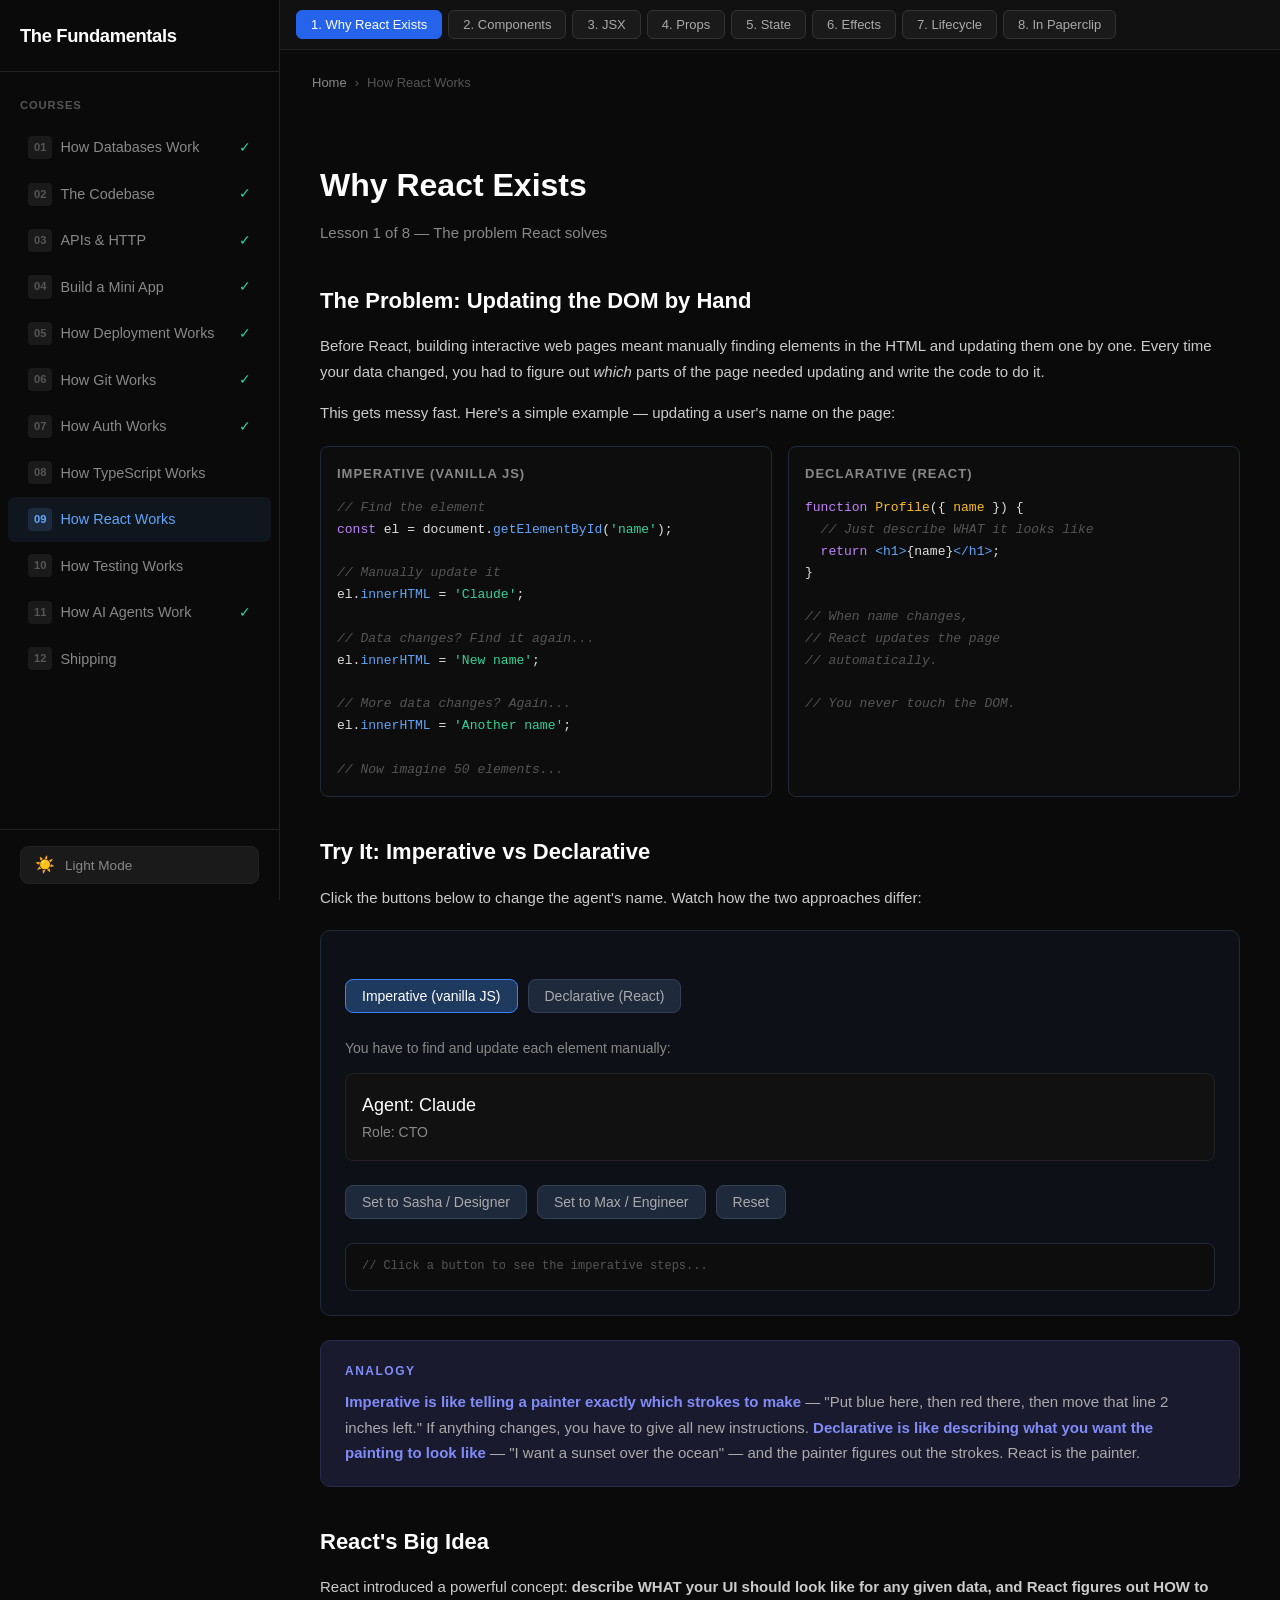
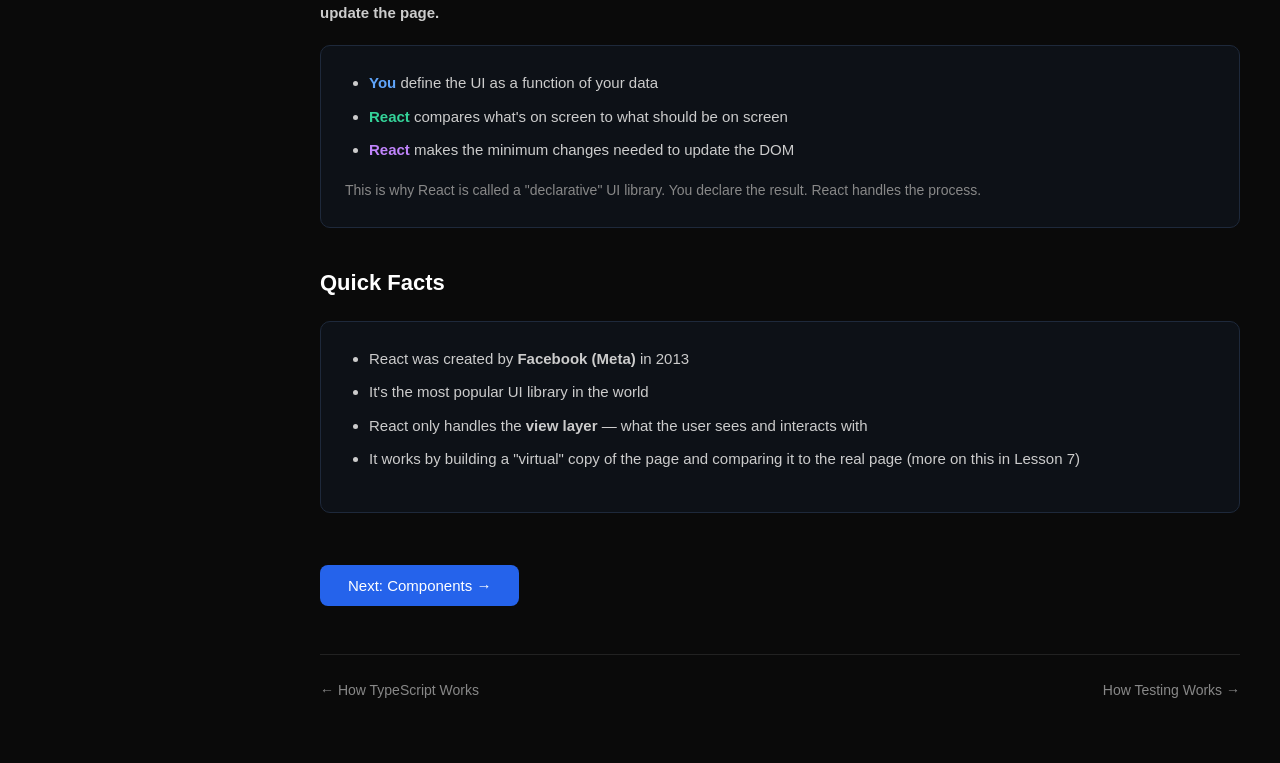
<file: lessons/react.html>
<!DOCTYPE html>
<html lang="en">
<head>
<meta charset="UTF-8">
<meta name="viewport" content="width=device-width, initial-scale=1.0">
<meta name="description" content="Learn how React works — components, JSX, props, state, effects, and the React lifecycle.">
<link rel="icon" href="data:image/svg+xml,<svg xmlns='http://www.w3.org/2000/svg' viewBox='0 0 32 32'><rect x='2' y='4' width='28' height='5' rx='2' fill='%2334d399'/><rect x='2' y='11' width='28' height='5' rx='2' fill='%2360a5fa'/><rect x='2' y='18' width='28' height='5' rx='2' fill='%23c084fc'/><rect x='2' y='25' width='28' height='5' rx='2' fill='%23fbbf24'/></svg>">
<title>How React Works — The Fundamentals</title>
<link rel="stylesheet" href="/css/shared.css">
<style>
body {
  background: var(--bg-primary);
  color: var(--text-secondary);
  font-family: -apple-system, BlinkMacSystemFont, 'Segoe UI', sans-serif;
  line-height: 1.7;
  overflow-x: hidden;
}

/* -- Code blocks -- */
pre {
  background: var(--bg-code);
  border: 1px solid var(--border-secondary);
  border-radius: 8px;
  padding: 16px 20px;
  overflow-x: auto;
  margin: 16px 0;
  font-family: 'SF Mono', Monaco, monospace;
  font-size: 14px;
  line-height: 1.6;
}
code {
  font-family: 'SF Mono', Monaco, monospace;
  font-size: 13px;
}
.tag { color: var(--accent-blue); }
.attr { color: var(--accent-yellow); }
.val { color: var(--accent-green); }
.punct { color: var(--text-muted); }
.comp { color: var(--accent-yellow); }

/* -- Split comparison -- */
.split-view {
  display: grid;
  grid-template-columns: 1fr 1fr;
  gap: 16px;
  margin: 20px 0;
}
.split-panel {
  background: var(--bg-code);
  border: 1px solid var(--border-secondary);
  border-radius: 8px;
  padding: 16px;
  overflow-x: auto;
}
.split-panel h4 {
  font-size: 13px;
  color: var(--text-muted);
  text-transform: uppercase;
  letter-spacing: 1px;
  margin-bottom: 12px;
}
@media (max-width: 640px) {
  .split-view { grid-template-columns: 1fr; }
}

/* -- Component tree -- */
.tree-container {
  background: var(--bg-card);
  border: 1px solid var(--border-secondary);
  border-radius: 10px;
  padding: 24px;
  margin: 20px 0;
}
.tree-node {
  margin-left: 24px;
  border-left: 2px solid var(--border-btn);
  padding-left: 16px;
  margin-top: 8px;
}
.tree-node:first-child { margin-top: 0; }
.tree-label {
  display: inline-flex;
  align-items: center;
  gap: 8px;
  padding: 6px 14px;
  background: var(--bg-btn);
  border: 1px solid var(--border-btn);
  border-radius: 8px;
  font-family: 'SF Mono', Monaco, monospace;
  font-size: 13px;
  color: var(--accent-yellow);
  cursor: pointer;
  transition: all 0.2s;
  margin-bottom: 4px;
}
.tree-label:hover { border-color: var(--accent-blue); }
.tree-label .toggle-arrow {
  font-size: 10px;
  color: var(--text-faint);
  transition: transform 0.2s;
}
.tree-label.expanded .toggle-arrow { transform: rotate(90deg); }
.tree-children {
  display: none;
  margin-top: 4px;
}
.tree-children.visible { display: block; }
.tree-root { margin-left: 0; border-left: none; padding-left: 0; }

/* -- JSX playground -- */
.jsx-playground {
  background: var(--bg-card);
  border: 1px solid var(--border-secondary);
  border-radius: 10px;
  padding: 24px;
  margin: 20px 0;
}
.jsx-playground textarea {
  width: 100%;
  min-height: 120px;
  background: var(--bg-code);
  border: 1px solid var(--border-secondary);
  border-radius: 8px;
  padding: 16px;
  color: var(--text-primary);
  font-family: 'SF Mono', Monaco, monospace;
  font-size: 14px;
  line-height: 1.6;
  resize: vertical;
  outline: none;
}
.jsx-playground textarea:focus { border-color: var(--accent-blue); }
.jsx-output {
  margin-top: 16px;
  padding: 16px;
  background: var(--bg-secondary);
  border: 1px solid var(--border-primary);
  border-radius: 8px;
  min-height: 60px;
}
.jsx-output-label {
  font-size: 12px;
  color: var(--text-faint);
  text-transform: uppercase;
  letter-spacing: 1px;
  margin-bottom: 8px;
}

/* -- Props playground -- */
.props-playground {
  background: var(--bg-card);
  border: 1px solid var(--border-secondary);
  border-radius: 10px;
  padding: 24px;
  margin: 20px 0;
}
.prop-input-row {
  display: flex;
  align-items: center;
  gap: 12px;
  margin-bottom: 10px;
  flex-wrap: wrap;
}
.prop-input-row label {
  font-size: 14px;
  color: var(--text-muted);
  min-width: 60px;
  font-family: 'SF Mono', Monaco, monospace;
}
.prop-input-row input, .prop-input-row select {
  background: var(--bg-code);
  border: 1px solid var(--border-secondary);
  border-radius: 6px;
  padding: 8px 12px;
  color: var(--text-primary);
  font-size: 14px;
  font-family: 'SF Mono', Monaco, monospace;
  outline: none;
  flex: 1;
  min-width: 150px;
}
.prop-input-row input:focus, .prop-input-row select:focus { border-color: var(--accent-blue); }
.prop-preview {
  margin-top: 16px;
  padding: 20px;
  background: var(--bg-secondary);
  border: 1px solid var(--border-primary);
  border-radius: 10px;
}

/* -- State demo -- */
.state-demo {
  background: var(--bg-card);
  border: 1px solid var(--border-secondary);
  border-radius: 10px;
  padding: 24px;
  margin: 20px 0;
}
.state-demo-title {
  font-size: 14px;
  font-weight: 600;
  color: var(--text-primary);
  margin-bottom: 12px;
}
.state-counter {
  display: flex;
  align-items: center;
  gap: 16px;
  margin-bottom: 16px;
}
.state-counter .count-display {
  font-size: 48px;
  font-weight: 700;
  color: var(--accent-blue);
  min-width: 80px;
  text-align: center;
  font-variant-numeric: tabular-nums;
}
.state-btn {
  background: var(--bg-btn);
  border: 1px solid var(--border-btn);
  color: var(--text-primary);
  padding: 10px 20px;
  border-radius: 8px;
  cursor: pointer;
  font-size: 16px;
  transition: all 0.2s;
  font-family: inherit;
}
.state-btn:hover { border-color: var(--accent-blue); background: var(--bg-btn-selected); }
.state-log {
  background: var(--bg-code);
  border: 1px solid var(--border-secondary);
  border-radius: 8px;
  padding: 12px 16px;
  margin-top: 12px;
  font-family: 'SF Mono', Monaco, monospace;
  font-size: 12px;
  color: var(--text-muted);
  max-height: 120px;
  overflow-y: auto;
  line-height: 1.8;
}
.state-log .render-entry { color: var(--accent-green); }

/* -- Toggle demo -- */
.toggle-box {
  display: inline-flex;
  align-items: center;
  gap: 12px;
  padding: 16px 24px;
  background: var(--bg-secondary);
  border: 1px solid var(--border-primary);
  border-radius: 10px;
  margin: 8px 0;
}
.toggle-indicator {
  width: 48px;
  height: 28px;
  border-radius: 14px;
  background: var(--border-btn);
  position: relative;
  cursor: pointer;
  transition: background 0.3s;
}
.toggle-indicator.on { background: var(--accent-green); }
.toggle-indicator .toggle-knob {
  width: 22px;
  height: 22px;
  border-radius: 50%;
  background: var(--text-primary);
  position: absolute;
  top: 3px;
  left: 3px;
  transition: left 0.3s;
}
.toggle-indicator.on .toggle-knob { left: 23px; }

/* -- Form input demo -- */
.form-demo {
  display: flex;
  gap: 16px;
  align-items: flex-start;
  flex-wrap: wrap;
  margin: 12px 0;
}
.form-demo input {
  background: var(--bg-code);
  border: 1px solid var(--border-secondary);
  border-radius: 8px;
  padding: 10px 14px;
  color: var(--text-primary);
  font-size: 16px;
  outline: none;
  width: 250px;
  font-family: inherit;
}
.form-demo input:focus { border-color: var(--accent-blue); }
.form-preview {
  padding: 10px 16px;
  background: var(--bg-secondary);
  border: 1px solid var(--border-primary);
  border-radius: 8px;
  font-size: 16px;
  color: var(--text-primary);
  min-width: 200px;
}

/* -- Dependency array demo -- */
.dep-demo {
  background: var(--bg-card);
  border: 1px solid var(--border-secondary);
  border-radius: 10px;
  padding: 24px;
  margin: 20px 0;
}
.dep-log {
  background: var(--bg-code);
  border: 1px solid var(--border-secondary);
  border-radius: 8px;
  padding: 12px 16px;
  margin-top: 12px;
  font-family: 'SF Mono', Monaco, monospace;
  font-size: 12px;
  max-height: 160px;
  overflow-y: auto;
  line-height: 1.8;
}
.dep-log .effect-run { color: var(--accent-purple); }
.dep-log .fetch-run { color: var(--accent-blue); }
.dep-log .cleanup-run { color: var(--accent-orange); }

/* -- Rerender tree -- */
.rerender-tree {
  background: var(--bg-card);
  border: 1px solid var(--border-secondary);
  border-radius: 10px;
  padding: 24px;
  margin: 20px 0;
}
.rt-node {
  display: inline-block;
  padding: 8px 16px;
  background: var(--bg-btn);
  border: 2px solid var(--border-btn);
  border-radius: 8px;
  font-family: 'SF Mono', Monaco, monospace;
  font-size: 13px;
  color: var(--text-nav);
  margin: 4px;
  transition: all 0.4s;
}
.rt-node.rerendered {
  border-color: var(--accent-green);
  color: var(--accent-green);
  background: rgba(52, 211, 153, 0.08);
  box-shadow: 0 0 12px rgba(52, 211, 153, 0.2);
}
.rt-node.state-owner {
  border-color: var(--accent-blue);
  color: var(--accent-blue);
}
.rt-level {
  display: flex;
  justify-content: center;
  gap: 12px;
  margin-top: 12px;
  flex-wrap: wrap;
}
.rt-connector {
  text-align: center;
  color: var(--border-btn);
  font-size: 18px;
  margin: 4px 0;
}

/* -- File structure list -- */
.file-list {
  list-style: none;
  padding-left: 0;
  margin: 16px 0;
}
.file-list li {
  padding: 8px 16px;
  font-family: 'SF Mono', Monaco, monospace;
  font-size: 13px;
  color: var(--text-nav);
  border-left: 2px solid var(--border-btn);
  margin-left: 8px;
  margin-bottom: 2px;
}
.file-list li .file-desc {
  color: var(--text-faint);
  font-family: -apple-system, BlinkMacSystemFont, 'Segoe UI', sans-serif;
  margin-left: 12px;
  font-size: 12px;
}

/* -- Fade-in -- */
.fade-in { animation: fadeIn 0.4s ease; }
@keyframes fadeIn {
  from { opacity: 0; transform: translateY(12px); }
  to { opacity: 1; transform: translateY(0); }
}

@keyframes flashGreen {
  0% { background: rgba(52, 211, 153, 0.2); }
  100% { background: transparent; }
}

/* -- Lists -- */
ul, ol { padding-left: 24px; margin-bottom: 16px; }
li { margin-bottom: 8px; color: var(--text-body); }

/* -- Scrollbar -- */
::-webkit-scrollbar { width: 6px; }
::-webkit-scrollbar-track { background: var(--bg-primary); }
::-webkit-scrollbar-thumb { background: var(--border-nav-btn); border-radius: 3px; }

/* -- Responsive -- */
@media (max-width: 640px) {
  .split-view { grid-template-columns: 1fr; }
  .state-counter { flex-direction: column; align-items: flex-start; }
  .tree-node { margin-left: 16px; padding-left: 10px; }
}

/* -- Agent card preview -- */
.agent-card-preview {
  background: var(--bg-secondary);
  border: 1px solid var(--border-primary);
  border-radius: 12px;
  padding: 20px;
  display: flex;
  align-items: center;
  gap: 16px;
}
.agent-avatar {
  width: 48px;
  height: 48px;
  border-radius: 50%;
  display: flex;
  align-items: center;
  justify-content: center;
  font-size: 22px;
  font-weight: 700;
  flex-shrink: 0;
}
.agent-info h4 {
  color: var(--text-primary);
  font-size: 16px;
  margin-bottom: 2px;
}
.agent-info p {
  color: var(--text-muted);
  font-size: 13px;
  margin: 0;
}
.agent-info .agent-status {
  display: inline-block;
  padding: 2px 8px;
  border-radius: 10px;
  font-size: 11px;
  font-weight: 600;
  margin-top: 6px;
}

/* -- Virtual DOM comparison -- */
.vdom-compare {
  display: grid;
  grid-template-columns: 1fr auto 1fr;
  gap: 12px;
  align-items: center;
  margin: 20px 0;
}
.vdom-panel {
  background: var(--bg-code);
  border: 1px solid var(--border-secondary);
  border-radius: 8px;
  padding: 16px;
  font-family: 'SF Mono', Monaco, monospace;
  font-size: 13px;
  line-height: 1.8;
}
.vdom-arrow {
  font-size: 24px;
  color: var(--accent-blue);
  text-align: center;
}
.vdom-diff {
  background: rgba(52, 211, 153, 0.08);
  border-left: 3px solid var(--accent-green);
  padding: 2px 8px;
  margin: 2px -8px;
}
@media (max-width: 640px) {
  .vdom-compare { grid-template-columns: 1fr; }
  .vdom-arrow { transform: rotate(90deg); }
}

/* -- Key demo -- */
.key-list {
  display: flex;
  flex-direction: column;
  gap: 6px;
  margin: 12px 0;
}
.key-item {
  display: flex;
  align-items: center;
  gap: 12px;
  padding: 10px 16px;
  background: var(--bg-secondary);
  border: 1px solid var(--border-primary);
  border-radius: 8px;
  transition: all 0.4s;
}
.key-item .key-badge {
  font-family: 'SF Mono', Monaco, monospace;
  font-size: 11px;
  color: var(--accent-purple);
  background: rgba(192, 132, 252, 0.1);
  padding: 2px 8px;
  border-radius: 4px;
}
.key-item .key-name {
  color: var(--text-primary);
  font-size: 14px;
}
.key-item.shuffled {
  animation: shuffleIn 0.4s ease;
}
@keyframes shuffleIn {
  from { opacity: 0.5; transform: translateX(-10px); }
  to { opacity: 1; transform: translateX(0); }
}

/* -- Paperclip route table -- */
.route-table {
  width: 100%;
  border-collapse: collapse;
  margin: 16px 0;
}
.route-table th {
  text-align: left;
  padding: 10px 16px;
  background: var(--bg-table-header);
  color: var(--text-table-header);
  font-size: 12px;
  text-transform: uppercase;
  letter-spacing: 1px;
}
.route-table td {
  padding: 10px 16px;
  border-bottom: 1px solid var(--border-table-row);
  font-size: 14px;
  color: var(--text-body);
}
.route-table tr:hover td { background: var(--bg-table-hover); }
</style>
</head>
<body>

<div class="sidebar-overlay" id="sidebar-overlay"></div>
<aside class="sidebar" id="sidebar">
  <div class="sidebar-header">
    <a href="/index.html" class="sidebar-logo">The Fundamentals</a>
  </div>
  <nav class="sidebar-nav">
    <div class="sidebar-section-title">Courses</div>
    <a href="/lessons/databases.html" class="sidebar-link" data-course="databases">
      <span class="sidebar-num">01</span> How Databases Work
    </a>
    <a href="/lessons/codebase.html" class="sidebar-link" data-course="codebase">
      <span class="sidebar-num">02</span> The Codebase
    </a>
    <a href="/lessons/apis.html" class="sidebar-link" data-course="apis">
      <span class="sidebar-num">03</span> APIs &amp; HTTP
    </a>
    <a href="/lessons/build.html" class="sidebar-link" data-course="build">
      <span class="sidebar-num">04</span> Build a Mini App
    </a>
    <a href="/lessons/deployment.html" class="sidebar-link" data-course="deployment">
      <span class="sidebar-num">05</span> How Deployment Works
    </a>
    <a href="/lessons/git.html" class="sidebar-link" data-course="git">
      <span class="sidebar-num">06</span> How Git Works
    </a>
    <a href="/lessons/authentication.html" class="sidebar-link" data-course="authentication">
      <span class="sidebar-num">07</span> How Auth Works
    </a>
    <a href="/lessons/typescript.html" class="sidebar-link" data-course="typescript">
      <span class="sidebar-num">08</span> How TypeScript Works
    </a>
    <a href="/lessons/react.html" class="sidebar-link" data-course="react" aria-current="page">
      <span class="sidebar-num">09</span> How React Works
    </a>
    <a href="/lessons/testing.html" class="sidebar-link" data-course="testing">
      <span class="sidebar-num">10</span> How Testing Works
    </a>
    <a href="/lessons/ai-agents.html" class="sidebar-link" data-course="ai-agents">
      <span class="sidebar-num">11</span> How AI Agents Work
    </a>
    <a href="/lessons/shipping.html" class="sidebar-link" data-course="shipping">
      <span class="sidebar-num">12</span> Shipping
    </a>
  </nav>
  <div class="sidebar-footer">
    <button class="theme-toggle" id="theme-toggle">
      <span class="theme-icon" id="theme-icon">&#9728;&#65039;</span>
      <span class="theme-label" id="theme-label">Light Mode</span>
    </button>
  </div>
</aside>
<button class="sidebar-toggle" id="sidebar-toggle">&#9776;</button>

<div class="content-wrapper">

<div class="breadcrumb"><a href="/index.html">Home</a><span class="sep">›</span><span>How React Works</span></div>

<!-- Top Nav -->
<nav class="top-nav" id="topNav">
  <button class="nav-btn active" onclick="goToLesson(0)">1. Why React Exists</button>
  <button class="nav-btn" onclick="goToLesson(1)">2. Components</button>
  <button class="nav-btn" onclick="goToLesson(2)">3. JSX</button>
  <button class="nav-btn" onclick="goToLesson(3)">4. Props</button>
  <button class="nav-btn" onclick="goToLesson(4)">5. State</button>
  <button class="nav-btn" onclick="goToLesson(5)">6. Effects</button>
  <button class="nav-btn" onclick="goToLesson(6)">7. Lifecycle</button>
  <button class="nav-btn" onclick="goToLesson(7)">8. In Paperclip</button>
</nav>

<div class="container">

<!-- ============================================================
     LESSON 1: WHY REACT EXISTS
     ============================================================ -->
<div class="lesson active" id="lesson0">
  <h1>Why React Exists</h1>
  <p class="subtitle">Lesson 1 of 8 &mdash; The problem React solves</p>

  <h2>The Problem: Updating the DOM by Hand</h2>
  <p>Before React, building interactive web pages meant manually finding elements in the HTML and updating them one by one. Every time your data changed, you had to figure out <em>which</em> parts of the page needed updating and write the code to do it.</p>

  <p>This gets messy fast. Here's a simple example &mdash; updating a user's name on the page:</p>

  <div class="split-view">
    <div class="split-panel">
      <h4>Imperative (vanilla JS)</h4>
<pre class="code-block" style="margin:0;border:none;background:transparent;padding:0;"><code><span class="cmt">// Find the element</span>
<span class="kw">const</span> el = document.<span class="fn">getElementById</span>(<span class="str">'name'</span>);

<span class="cmt">// Manually update it</span>
el.<span class="fn">innerHTML</span> = <span class="str">'Claude'</span>;

<span class="cmt">// Data changes? Find it again...</span>
el.<span class="fn">innerHTML</span> = <span class="str">'New name'</span>;

<span class="cmt">// More data changes? Again...</span>
el.<span class="fn">innerHTML</span> = <span class="str">'Another name'</span>;

<span class="cmt">// Now imagine 50 elements...</span></code></pre>
    </div>
    <div class="split-panel">
      <h4>Declarative (React)</h4>
<pre class="code-block" style="margin:0;border:none;background:transparent;padding:0;"><code><span class="kw">function</span> <span class="comp">Profile</span>({ <span class="attr">name</span> }) {
  <span class="cmt">// Just describe WHAT it looks like</span>
  <span class="kw">return</span> <span class="tag">&lt;h1&gt;</span>{name}<span class="tag">&lt;/h1&gt;</span>;
}

<span class="cmt">// When name changes,</span>
<span class="cmt">// React updates the page</span>
<span class="cmt">// automatically.</span>

<span class="cmt">// You never touch the DOM.</span></code></pre>
    </div>
  </div>

  <h2>Try It: Imperative vs Declarative</h2>
  <p>Click the buttons below to change the agent's name. Watch how the two approaches differ:</p>

  <div class="card">
    <div class="btn-row">
      <button class="ibtn selected" onclick="switchApproach('imperative', this)">Imperative (vanilla JS)</button>
      <button class="ibtn" onclick="switchApproach('declarative', this)">Declarative (React)</button>
    </div>

    <div id="approachDemo">
      <div id="imperative-demo">
        <p style="font-size:14px; color:var(--text-muted); margin-bottom:12px;">You have to find and update each element manually:</p>
        <div style="padding:16px; background:var(--bg-secondary); border:1px solid var(--border-primary); border-radius:8px; margin-bottom:12px;">
          <p style="margin:0; font-size:18px; color:var(--text-primary);" id="impName">Agent: Claude</p>
          <p style="margin:0; font-size:14px; color:var(--text-muted);" id="impRole">Role: CTO</p>
        </div>
        <div class="btn-row">
          <button class="ibtn" onclick="imperativeUpdate('Sasha', 'Designer')">Set to Sasha / Designer</button>
          <button class="ibtn" onclick="imperativeUpdate('Max', 'Engineer')">Set to Max / Engineer</button>
          <button class="ibtn" onclick="imperativeUpdate('Claude', 'CTO')">Reset</button>
        </div>
        <div class="state-log" id="impLog">
          <div style="color:var(--text-faint);">// Click a button to see the imperative steps...</div>
        </div>
      </div>
    </div>
  </div>

  <div class="analogy">
    <div class="analogy-label">Analogy</div>
    <p><strong>Imperative is like telling a painter exactly which strokes to make</strong> &mdash; "Put blue here, then red there, then move that line 2 inches left." If anything changes, you have to give all new instructions. <strong>Declarative is like describing what you want the painting to look like</strong> &mdash; "I want a sunset over the ocean" &mdash; and the painter figures out the strokes. React is the painter.</p>
  </div>

  <h2>React's Big Idea</h2>
  <p>React introduced a powerful concept: <strong>describe WHAT your UI should look like for any given data, and React figures out HOW to update the page.</strong></p>

  <div class="card">
    <ul>
      <li><strong style="color:var(--accent-blue);">You</strong> define the UI as a function of your data</li>
      <li><strong style="color:var(--accent-green);">React</strong> compares what's on screen to what should be on screen</li>
      <li><strong style="color:var(--accent-purple);">React</strong> makes the minimum changes needed to update the DOM</li>
    </ul>
    <p style="margin-top:12px; margin-bottom:0; color:var(--text-muted); font-size:14px;">This is why React is called a "declarative" UI library. You declare the result. React handles the process.</p>
  </div>

  <h2>Quick Facts</h2>
  <div class="card">
    <ul>
      <li>React was created by <strong>Facebook (Meta)</strong> in 2013</li>
      <li>It's the most popular UI library in the world</li>
      <li>React only handles the <strong>view layer</strong> &mdash; what the user sees and interacts with</li>
      <li>It works by building a "virtual" copy of the page and comparing it to the real page (more on this in Lesson 7)</li>
    </ul>
  </div>

  <button class="next-btn" onclick="goToLesson(1)">Next: Components &rarr;</button>
</div>

<!-- ============================================================
     LESSON 2: COMPONENTS
     ============================================================ -->
<div class="lesson" id="lesson1">
  <h1>Components</h1>
  <p class="subtitle">Lesson 2 of 8 &mdash; The building blocks of React</p>

  <h2>Everything is a Component</h2>
  <p>In React, everything you see on a page is built from <strong>components</strong>. A component is just a function that returns UI. That's it.</p>

<pre class="code-block"><code><span class="kw">function</span> <span class="comp">Welcome</span>() {
  <span class="kw">return</span> <span class="tag">&lt;h1&gt;</span>Hello, world!<span class="tag">&lt;/h1&gt;</span>;
}</code></pre>

  <p>This function returns a piece of HTML (well, JSX &mdash; we'll cover that in the next lesson). React calls this function and puts the result on the page.</p>

  <h2>Components Compose</h2>
  <p>The real power of components is that they <strong>nest inside each other</strong>. A page is a component. It contains other components. Those contain other components. It's components all the way down.</p>

<pre class="code-block"><code><span class="kw">function</span> <span class="comp">Header</span>() {
  <span class="kw">return</span> <span class="tag">&lt;header&gt;</span><span class="tag">&lt;h1&gt;</span>Paperclip<span class="tag">&lt;/h1&gt;</span><span class="tag">&lt;/header&gt;</span>;
}

<span class="kw">function</span> <span class="comp">AgentCard</span>({ <span class="attr">name</span> }) {
  <span class="kw">return</span> <span class="tag">&lt;div&gt;</span>Agent: {name}<span class="tag">&lt;/div&gt;</span>;
}

<span class="kw">function</span> <span class="comp">AgentList</span>() {
  <span class="kw">return</span> (
    <span class="tag">&lt;section&gt;</span>
      <span class="tag">&lt;<span class="comp">AgentCard</span></span> <span class="attr">name</span>=<span class="str">"Claude"</span> <span class="tag">/&gt;</span>
      <span class="tag">&lt;<span class="comp">AgentCard</span></span> <span class="attr">name</span>=<span class="str">"Sasha"</span> <span class="tag">/&gt;</span>
    <span class="tag">&lt;/section&gt;</span>
  );
}

<span class="kw">function</span> <span class="comp">App</span>() {
  <span class="kw">return</span> (
    <span class="tag">&lt;div&gt;</span>
      <span class="tag">&lt;<span class="comp">Header</span> /&gt;</span>
      <span class="tag">&lt;<span class="comp">AgentList</span> /&gt;</span>
    <span class="tag">&lt;/div&gt;</span>
  );
}</code></pre>

  <h2>Interactive: Explore a Component Tree</h2>
  <p>This is how Paperclip's AgentDetail page might be composed. Click any component to expand or collapse its children. (Remember from <a href="/lessons/codebase.html">Course 2 &mdash; The Codebase</a>, Paperclip's UI lives in the <code>client/</code> folder.)</p>

  <div class="tree-container" id="componentTree">
    <div class="tree-root">
      <span class="tree-label expanded" onclick="toggleTree(this)"><span class="toggle-arrow">&#9654;</span> &lt;App /&gt;</span>
      <div class="tree-children visible">
        <div class="tree-node">
          <span class="tree-label expanded" onclick="toggleTree(this)"><span class="toggle-arrow">&#9654;</span> &lt;Layout /&gt;</span>
          <div class="tree-children visible">
            <div class="tree-node">
              <span class="tree-label" onclick="toggleTree(this)"><span class="toggle-arrow">&#9654;</span> &lt;Sidebar /&gt;</span>
              <div class="tree-children">
                <div class="tree-node"><span class="tree-label" onclick="toggleTree(this)"><span class="toggle-arrow">&#9654;</span> &lt;NavLink /&gt;</span><div class="tree-children"><div class="tree-node"><span class="tree-label">&lt;Icon /&gt;</span></div></div></div>
                <div class="tree-node"><span class="tree-label" onclick="toggleTree(this)"><span class="toggle-arrow">&#9654;</span> &lt;NavLink /&gt;</span><div class="tree-children"><div class="tree-node"><span class="tree-label">&lt;Icon /&gt;</span></div></div></div>
                <div class="tree-node"><span class="tree-label" onclick="toggleTree(this)"><span class="toggle-arrow">&#9654;</span> &lt;NavLink /&gt;</span><div class="tree-children"><div class="tree-node"><span class="tree-label">&lt;Icon /&gt;</span></div></div></div>
              </div>
            </div>
            <div class="tree-node">
              <span class="tree-label expanded" onclick="toggleTree(this)"><span class="toggle-arrow">&#9654;</span> &lt;AgentDetail /&gt;</span>
              <div class="tree-children visible">
                <div class="tree-node"><span class="tree-label">&lt;AgentAvatar /&gt;</span></div>
                <div class="tree-node">
                  <span class="tree-label" onclick="toggleTree(this)"><span class="toggle-arrow">&#9654;</span> &lt;AgentInfo /&gt;</span>
                  <div class="tree-children">
                    <div class="tree-node"><span class="tree-label">&lt;RoleBadge /&gt;</span></div>
                    <div class="tree-node"><span class="tree-label">&lt;StatusDot /&gt;</span></div>
                  </div>
                </div>
                <div class="tree-node">
                  <span class="tree-label" onclick="toggleTree(this)"><span class="toggle-arrow">&#9654;</span> &lt;TaskList /&gt;</span>
                  <div class="tree-children">
                    <div class="tree-node"><span class="tree-label">&lt;TaskItem /&gt;</span></div>
                    <div class="tree-node"><span class="tree-label">&lt;TaskItem /&gt;</span></div>
                    <div class="tree-node"><span class="tree-label">&lt;TaskItem /&gt;</span></div>
                  </div>
                </div>
              </div>
            </div>
          </div>
        </div>
      </div>
    </div>
  </div>

  <div class="analogy">
    <div class="analogy-label">Analogy</div>
    <p><strong>Components are like LEGO bricks.</strong> Each brick is a small, reusable piece. You snap them together to build something bigger. An <code>&lt;AgentCard /&gt;</code> brick can be used on the list page, the detail page, or anywhere else you need it.</p>
  </div>

  <h2>Rules of Components</h2>
  <div class="card">
    <ul>
      <li><strong style="color:var(--accent-blue);">Start with a capital letter</strong> &mdash; <code>AgentCard</code>, not <code>agentCard</code>. This is how React distinguishes components from regular HTML tags.</li>
      <li><strong style="color:var(--accent-green);">Return one root element</strong> &mdash; a component must return a single parent element (or use a fragment <code>&lt;&gt;...&lt;/&gt;</code>).</li>
      <li><strong style="color:var(--accent-purple);">Pure function</strong> &mdash; given the same inputs, a component should always return the same output.</li>
    </ul>
  </div>

  <button class="next-btn" onclick="goToLesson(2)">Next: JSX &rarr;</button>
</div>

<!-- ============================================================
     LESSON 3: JSX
     ============================================================ -->
<div class="lesson" id="lesson2">
  <h1>JSX &mdash; HTML Inside JavaScript</h1>
  <p class="subtitle">Lesson 3 of 8 &mdash; The syntax that powers React</p>

  <h2>What is JSX?</h2>
  <p>JSX looks like HTML, but it lives inside JavaScript. It might feel weird at first, but it's incredibly powerful. It lets you mix your logic and your UI in the same place.</p>

<pre class="code-block"><code><span class="kw">const</span> element = <span class="tag">&lt;h1&gt;</span>Hello, world!<span class="tag">&lt;/h1&gt;</span>;</code></pre>

  <p>This isn't a string. It isn't HTML. It's <strong>JSX</strong> &mdash; a syntax extension that gets compiled to regular JavaScript.</p>

  <h2>What JSX Compiles To</h2>
  <p>Under the hood, JSX is just syntactic sugar for function calls. Your build tool (like Vite or webpack) transforms it:</p>

  <div class="split-view">
    <div class="split-panel">
      <h4>What you write (JSX)</h4>
<pre style="margin:0;border:none;background:transparent;padding:0;"><code><span class="tag">&lt;div</span> <span class="attr">className</span>=<span class="str">"card"</span><span class="tag">&gt;</span>
  <span class="tag">&lt;h2&gt;</span>{agent.name}<span class="tag">&lt;/h2&gt;</span>
  <span class="tag">&lt;p&gt;</span>{agent.role}<span class="tag">&lt;/p&gt;</span>
<span class="tag">&lt;/div&gt;</span></code></pre>
    </div>
    <div class="split-panel">
      <h4>What the browser sees</h4>
<pre style="margin:0;border:none;background:transparent;padding:0;"><code>React.<span class="fn">createElement</span>(
  <span class="str">'div'</span>,
  { <span class="attr">className</span>: <span class="str">'card'</span> },
  React.<span class="fn">createElement</span>(
    <span class="str">'h2'</span>, <span class="kw">null</span>, agent.name
  ),
  React.<span class="fn">createElement</span>(
    <span class="str">'p'</span>, <span class="kw">null</span>, agent.role
  )
)</code></pre>
    </div>
  </div>

  <p>You never have to write <code>React.createElement</code> yourself. JSX does it for you. But it's useful to know what's happening behind the curtain.</p>

  <h2>Dynamic Values with {Curly Braces}</h2>
  <p>The superpower of JSX is the curly braces <code>{}</code>. Any JavaScript expression inside them gets evaluated:</p>

<pre class="code-block"><code><span class="kw">function</span> <span class="comp">AgentCard</span>({ <span class="attr">name</span>, <span class="attr">tasks</span> }) {
  <span class="kw">return</span> (
    <span class="tag">&lt;div&gt;</span>
      <span class="tag">&lt;h2&gt;</span>{name}<span class="tag">&lt;/h2&gt;</span>
      <span class="tag">&lt;p&gt;</span>Tasks: {tasks.<span class="fn">length</span>}<span class="tag">&lt;/p&gt;</span>
      <span class="tag">&lt;p&gt;</span>{tasks.length &gt; 5 ? <span class="str">'Busy!'</span> : <span class="str">'Available'</span>}<span class="tag">&lt;/p&gt;</span>
    <span class="tag">&lt;/div&gt;</span>
  );
}</code></pre>

  <h2>Conditional Rendering</h2>
  <p>You can show or hide content based on conditions:</p>

<pre class="code-block"><code><span class="kw">function</span> <span class="comp">Status</span>({ <span class="attr">isActive</span> }) {
  <span class="kw">return</span> (
    <span class="tag">&lt;div&gt;</span>
      {isActive ? <span class="tag">&lt;span&gt;</span>Online<span class="tag">&lt;/span&gt;</span> : <span class="tag">&lt;span&gt;</span>Offline<span class="tag">&lt;/span&gt;</span>}
      {isActive &amp;&amp; <span class="tag">&lt;span&gt;</span>Ready for tasks<span class="tag">&lt;/span&gt;</span>}
    <span class="tag">&lt;/div&gt;</span>
  );
}</code></pre>

  <h2>Lists with .map()</h2>
  <p>To render a list of items, use <code>.map()</code> to transform data into JSX:</p>

<pre class="code-block"><code><span class="kw">function</span> <span class="comp">AgentList</span>({ <span class="attr">agents</span> }) {
  <span class="kw">return</span> (
    <span class="tag">&lt;ul&gt;</span>
      {agents.<span class="fn">map</span>(agent =&gt; (
        <span class="tag">&lt;li</span> <span class="attr">key</span>={agent.id}<span class="tag">&gt;</span>{agent.name}<span class="tag">&lt;/li&gt;</span>
      ))}
    <span class="tag">&lt;/ul&gt;</span>
  );
}</code></pre>

  <h2>Interactive: JSX Playground</h2>
  <p>Edit the JSX below and see what the rendered output looks like:</p>

  <div class="jsx-playground">
    <textarea id="jsxInput" spellcheck="false">&lt;div&gt;
  &lt;h2&gt;Agent: Claude&lt;/h2&gt;
  &lt;p&gt;Role: CTO&lt;/p&gt;
  &lt;p&gt;Status: Active&lt;/p&gt;
&lt;/div&gt;</textarea>
    <div class="jsx-output">
      <div class="jsx-output-label">Rendered Output</div>
      <div id="jsxOutput"></div>
    </div>
  </div>

  <h2>JSX Gotchas</h2>
  <div class="card">
    <ul>
      <li><code>class</code> becomes <code>className</code> (because <code>class</code> is a reserved word in JS)</li>
      <li><code>for</code> becomes <code>htmlFor</code> (same reason)</li>
      <li>Style is an object: <code>style=&#123;&#123; color: 'red' &#125;&#125;</code></li>
      <li>All tags must be closed: <code>&lt;img /&gt;</code>, not <code>&lt;img&gt;</code></li>
    </ul>
  </div>

  <button class="next-btn" onclick="goToLesson(3)">Next: Props &rarr;</button>
</div>

<!-- ============================================================
     LESSON 4: PROPS
     ============================================================ -->
<div class="lesson" id="lesson3">
  <h1>Props &mdash; Passing Data Down</h1>
  <p class="subtitle">Lesson 4 of 8 &mdash; How components talk to each other</p>

  <h2>What are Props?</h2>
  <p>Props (short for "properties") are how a parent component sends data to a child component. They work exactly like function arguments.</p>

<pre class="code-block"><code><span class="cmt">// Parent passes data via attributes</span>
<span class="tag">&lt;<span class="comp">AgentCard</span></span> <span class="attr">name</span>=<span class="str">"Claude"</span> <span class="attr">role</span>=<span class="str">"CTO"</span> <span class="attr">status</span>=<span class="str">"active"</span> <span class="tag">/&gt;</span>

<span class="cmt">// Child receives them as an object</span>
<span class="kw">function</span> <span class="comp">AgentCard</span>({ <span class="attr">name</span>, <span class="attr">role</span>, <span class="attr">status</span> }) {
  <span class="kw">return</span> (
    <span class="tag">&lt;div</span> <span class="attr">className</span>=<span class="str">"card"</span><span class="tag">&gt;</span>
      <span class="tag">&lt;h3&gt;</span>{name}<span class="tag">&lt;/h3&gt;</span>
      <span class="tag">&lt;p&gt;</span>{role}<span class="tag">&lt;/p&gt;</span>
      <span class="tag">&lt;span&gt;</span>{status}<span class="tag">&lt;/span&gt;</span>
    <span class="tag">&lt;/div&gt;</span>
  );
}</code></pre>

  <h2>Interactive: Change the Props</h2>
  <p>Edit the prop values below and watch the component update in real time:</p>

  <div class="props-playground">
    <div class="prop-input-row">
      <label>name:</label>
      <input type="text" id="propName" value="Claude" oninput="updatePropsPreview()">
    </div>
    <div class="prop-input-row">
      <label>role:</label>
      <input type="text" id="propRole" value="CTO" oninput="updatePropsPreview()">
    </div>
    <div class="prop-input-row">
      <label>status:</label>
      <select id="propStatus" onchange="updatePropsPreview()">
        <option value="active">active</option>
        <option value="idle">idle</option>
        <option value="offline">offline</option>
      </select>
    </div>

    <p style="font-size:13px; color:var(--text-faint); margin:12px 0 4px;">Code being rendered:</p>
    <div style="background:var(--bg-code); border:1px solid var(--border-secondary); border-radius:8px; padding:12px 16px; font-family:'SF Mono', Monaco, monospace; font-size:13px; margin-bottom:12px;">
      <span class="tag">&lt;<span class="comp">AgentCard</span></span> <span class="attr">name</span>=<span class="str">"<span id="propCodeName">Claude</span>"</span> <span class="attr">role</span>=<span class="str">"<span id="propCodeRole">CTO</span>"</span> <span class="attr">status</span>=<span class="str">"<span id="propCodeStatus">active</span>"</span> <span class="tag">/&gt;</span>
    </div>

    <div class="prop-preview" id="propsPreview">
      <div class="agent-card-preview">
        <div class="agent-avatar" id="propAvatar" style="background:var(--accent-blue-bg); color:var(--text-primary);">C</div>
        <div class="agent-info">
          <h4 id="propDisplayName">Claude</h4>
          <p id="propDisplayRole">CTO</p>
          <span class="agent-status" id="propDisplayStatus" style="background:rgba(52,211,153,0.15); color:var(--accent-green);">active</span>
        </div>
      </div>
    </div>
  </div>

  <div class="analogy">
    <div class="analogy-label">Analogy</div>
    <p><strong>Props are like a mail slot.</strong> The parent component puts data in through the slot, and the child component reads what comes through. The child can't reach back through the slot to change what the parent sent &mdash; props are <strong>read-only</strong>. Data flows in one direction: parent to child.</p>
  </div>

  <h2>Props Are Read-Only</h2>
  <p>A component must never modify its own props. This is a fundamental rule in React:</p>

<pre class="code-block"><code><span class="cmt">// WRONG - never do this!</span>
<span class="kw">function</span> <span class="comp">AgentCard</span>(props) {
  props.name = <span class="str">"Hacked!"</span>; <span class="cmt">// React will break</span>
  <span class="kw">return</span> <span class="tag">&lt;h3&gt;</span>{props.name}<span class="tag">&lt;/h3&gt;</span>;
}

<span class="cmt">// RIGHT - just read them</span>
<span class="kw">function</span> <span class="comp">AgentCard</span>({ <span class="attr">name</span> }) {
  <span class="kw">return</span> <span class="tag">&lt;h3&gt;</span>{name}<span class="tag">&lt;/h3&gt;</span>;
}</code></pre>

  <p>If a component needs to change data, it uses <strong>state</strong> &mdash; which is the next lesson.</p>

  <h2>Props Can Be Anything</h2>
  <div class="card">
    <ul>
      <li><strong style="color:var(--accent-green);">Strings:</strong> <code>name="Claude"</code></li>
      <li><strong style="color:var(--accent-blue);">Numbers:</strong> <code>count={42}</code></li>
      <li><strong style="color:var(--accent-purple);">Booleans:</strong> <code>isActive={true}</code> or just <code>isActive</code></li>
      <li><strong style="color:var(--accent-yellow);">Objects:</strong> <code>agent={{ name: "Claude", role: "CTO" }}</code></li>
      <li><strong style="color:var(--accent-orange);">Functions:</strong> <code>onClick={() => alert("hi")}</code></li>
      <li><strong style="color:var(--accent-pink);">Components:</strong> <code>icon={&lt;StarIcon /&gt;}</code></li>
    </ul>
  </div>

  <button class="next-btn" onclick="goToLesson(4)">Next: State &rarr;</button>
</div>

<!-- ============================================================
     LESSON 5: STATE
     ============================================================ -->
<div class="lesson" id="lesson4">
  <h1>State &mdash; Data That Changes</h1>
  <p class="subtitle">Lesson 5 of 8 &mdash; Making components interactive</p>

  <h2>What is State?</h2>
  <p>Props come from the parent. But what about data that the component itself owns and changes? That's <strong>state</strong>. State is data that changes over time, and when it changes, React automatically re-renders the component.</p>

<pre class="code-block"><code><span class="kw">import</span> { <span class="fn">useState</span> } <span class="kw">from</span> <span class="str">'react'</span>;

<span class="kw">function</span> <span class="comp">Counter</span>() {
  <span class="kw">const</span> [count, setCount] = <span class="fn">useState</span>(0);
  <span class="cmt">//     ^         ^              ^</span>
  <span class="cmt">//     |         |              initial value</span>
  <span class="cmt">//     |         function to update it</span>
  <span class="cmt">//     current value</span>

  <span class="kw">return</span> (
    <span class="tag">&lt;div&gt;</span>
      <span class="tag">&lt;p&gt;</span>Count: {count}<span class="tag">&lt;/p&gt;</span>
      <span class="tag">&lt;button</span> <span class="attr">onClick</span>={() =&gt; <span class="fn">setCount</span>(count + 1)}<span class="tag">&gt;</span>
        Add 1
      <span class="tag">&lt;/button&gt;</span>
    <span class="tag">&lt;/div&gt;</span>
  );
}</code></pre>

  <h2>Interactive: Counter</h2>
  <p>Click the buttons to change state. Watch the render log to see React re-render:</p>

  <div class="state-demo">
    <div class="state-demo-title">Counter Component</div>
    <div class="state-counter">
      <button class="state-btn" onclick="counterAction('decrement')">-</button>
      <div class="count-display" id="counterValue">0</div>
      <button class="state-btn" onclick="counterAction('increment')">+</button>
      <button class="state-btn" onclick="counterAction('reset')" style="font-size:13px;">Reset</button>
    </div>
    <div style="font-size:13px; color:var(--text-faint); margin-bottom:4px;">Render log:</div>
    <div class="state-log" id="counterLog">
      <div class="render-entry">Render #1: count = 0</div>
    </div>
  </div>

  <h2>Interactive: Toggle</h2>
  <p>A boolean state that flips between true and false:</p>

  <div class="state-demo">
    <div class="state-demo-title">Toggle Component</div>
    <div class="toggle-box">
      <span style="color:var(--text-muted); font-size:14px;">Dark Mode:</span>
      <div class="toggle-indicator" id="toggleIndicator" onclick="toggleAction()">
        <div class="toggle-knob"></div>
      </div>
      <span style="font-family:'SF Mono',Monaco,monospace; font-size:13px;" id="toggleValue">false</span>
    </div>
    <div style="font-size:13px; color:var(--text-faint); margin-top:12px; margin-bottom:4px;">State:</div>
    <div style="font-family:'SF Mono',Monaco,monospace; font-size:14px; color:var(--accent-purple);" id="toggleState">const [isOn, setIsOn] = useState(false)</div>
  </div>

  <h2>Interactive: Form Input</h2>
  <p>State keeps the input and the preview in sync &mdash; type to see it live:</p>

  <div class="state-demo">
    <div class="state-demo-title">Controlled Input</div>
    <div class="form-demo">
      <input type="text" id="formInput" placeholder="Type a name..." oninput="formAction()">
      <div class="form-preview">Hello, <span id="formPreview" style="color:var(--accent-blue); font-weight:600;">...</span>!</div>
    </div>
    <div style="font-size:13px; color:var(--text-faint); margin-top:12px; margin-bottom:4px;">State:</div>
    <div style="font-family:'SF Mono',Monaco,monospace; font-size:14px; color:var(--accent-purple);" id="formState">const [name, setName] = useState("")</div>
  </div>

  <h2>The Re-render Cycle</h2>
  <div class="card">
    <ol>
      <li><strong style="color:var(--accent-blue);">Event happens</strong> &mdash; user clicks, types, etc.</li>
      <li><strong style="color:var(--accent-purple);">setState is called</strong> &mdash; <code>setCount(count + 1)</code></li>
      <li><strong style="color:var(--accent-green);">React re-renders</strong> &mdash; calls your component function again</li>
      <li><strong style="color:var(--accent-yellow);">New UI appears</strong> &mdash; React updates only what changed in the DOM</li>
    </ol>
  </div>

  <div class="analogy">
    <div class="analogy-label">Analogy</div>
    <p><strong>State is like a whiteboard.</strong> You can erase it and write something new. Everyone looking at the whiteboard immediately sees the updated content. When you call <code>setState</code>, you're erasing and rewriting the whiteboard &mdash; and React makes sure everyone (every part of the UI) sees the new value.</p>
  </div>

  <button class="next-btn" onclick="goToLesson(5)">Next: Effects &amp; Data Fetching &rarr;</button>
</div>

<!-- ============================================================
     LESSON 6: EFFECTS & DATA FETCHING
     ============================================================ -->
<div class="lesson" id="lesson5">
  <h1>Effects &amp; Data Fetching</h1>
  <p class="subtitle">Lesson 6 of 8 &mdash; Side effects and talking to the outside world</p>

  <h2>What is a Side Effect?</h2>
  <p>Components are supposed to be pure &mdash; given the same props and state, return the same UI. But sometimes you need to reach outside the component: fetch data from an API, start a timer, or update the document title. These are <strong>side effects</strong>.</p>

  <p>React gives you the <code>useEffect</code> hook for this:</p>

<pre class="code-block"><code><span class="kw">import</span> { <span class="fn">useState</span>, <span class="fn">useEffect</span> } <span class="kw">from</span> <span class="str">'react'</span>;

<span class="kw">function</span> <span class="comp">AgentList</span>() {
  <span class="kw">const</span> [agents, setAgents] = <span class="fn">useState</span>([]);

  <span class="fn">useEffect</span>(() =&gt; {
    <span class="cmt">// This runs after the component renders</span>
    <span class="fn">fetch</span>(<span class="str">'/api/agents'</span>)
      .<span class="fn">then</span>(res =&gt; res.<span class="fn">json</span>())
      .<span class="fn">then</span>(data =&gt; <span class="fn">setAgents</span>(data));
  }, []); <span class="cmt">// empty array = run once on mount</span>

  <span class="kw">return</span> (
    <span class="tag">&lt;ul&gt;</span>
      {agents.<span class="fn">map</span>(a =&gt; <span class="tag">&lt;li</span> <span class="attr">key</span>={a.id}<span class="tag">&gt;</span>{a.name}<span class="tag">&lt;/li&gt;</span>)}
    <span class="tag">&lt;/ul&gt;</span>
  );
}</code></pre>

  <p>Remember <code>fetch</code> from <a href="/lessons/apis.html">Course 3 &mdash; APIs &amp; HTTP</a>? <code>useEffect</code> is where you put it in React.</p>

  <h2>The Dependency Array</h2>
  <p>The second argument to <code>useEffect</code> controls <em>when</em> the effect runs:</p>

  <div class="card">
    <ul>
      <li><code>useEffect(fn)</code> &mdash; runs after <strong>every</strong> render (rarely what you want)</li>
      <li><code>useEffect(fn, [])</code> &mdash; runs <strong>once</strong> on mount (like "page load")</li>
      <li><code>useEffect(fn, [value])</code> &mdash; runs when <code>value</code> <strong>changes</strong></li>
    </ul>
  </div>

  <h2>Interactive: Dependency Array</h2>
  <p>Click the buttons to see how different dependency arrays behave. Watch the effect log:</p>

  <div class="dep-demo">
    <div class="btn-row">
      <button class="ibtn selected" onclick="selectDepMode('none', this)">No array</button>
      <button class="ibtn" onclick="selectDepMode('empty', this)">Empty []</button>
      <button class="ibtn" onclick="selectDepMode('value', this)">[count]</button>
    </div>
    <div style="margin:12px 0; font-family:'SF Mono',Monaco,monospace; font-size:13px; color:var(--text-muted);" id="depCode">useEffect(() =&gt; { console.log("effect!") })</div>
    <div class="btn-row">
      <button class="ibtn" onclick="depAction('render')">Trigger Re-render</button>
      <button class="ibtn" onclick="depAction('count')">Change count</button>
      <button class="ibtn" onclick="depAction('other')">Change other state</button>
      <button class="ibtn" onclick="depAction('clear')">Clear log</button>
    </div>
    <div class="dep-log" id="depLog">
      <div class="effect-run">Component mounted.</div>
      <div class="effect-run">Effect ran! (initial render)</div>
    </div>
  </div>

  <h2>Cleanup Functions</h2>
  <p>Effects can return a cleanup function that runs when the component unmounts or before the effect re-runs:</p>

<pre class="code-block"><code><span class="fn">useEffect</span>(() =&gt; {
  <span class="kw">const</span> timer = <span class="fn">setInterval</span>(() =&gt; {
    console.<span class="fn">log</span>(<span class="str">'tick'</span>);
  }, 1000);

  <span class="cmt">// Cleanup: runs when component unmounts</span>
  <span class="kw">return</span> () =&gt; <span class="fn">clearInterval</span>(timer);
}, []);</code></pre>

  <h2>Fetching Data Pattern</h2>
  <p>Here's the complete pattern for fetching and displaying data &mdash; one of the most common things you'll do in React:</p>

<pre class="code-block"><code><span class="kw">function</span> <span class="comp">AgentDetail</span>({ <span class="attr">agentId</span> }) {
  <span class="kw">const</span> [agent, setAgent] = <span class="fn">useState</span>(<span class="kw">null</span>);
  <span class="kw">const</span> [loading, setLoading] = <span class="fn">useState</span>(<span class="kw">true</span>);
  <span class="kw">const</span> [error, setError] = <span class="fn">useState</span>(<span class="kw">null</span>);

  <span class="fn">useEffect</span>(() =&gt; {
    <span class="fn">setLoading</span>(<span class="kw">true</span>);
    <span class="fn">fetch</span>(<span class="str">`/api/agents/${agentId}`</span>)
      .<span class="fn">then</span>(res =&gt; res.<span class="fn">json</span>())
      .<span class="fn">then</span>(data =&gt; {
        <span class="fn">setAgent</span>(data);
        <span class="fn">setLoading</span>(<span class="kw">false</span>);
      })
      .<span class="fn">catch</span>(err =&gt; {
        <span class="fn">setError</span>(err.message);
        <span class="fn">setLoading</span>(<span class="kw">false</span>);
      });
  }, [agentId]); <span class="cmt">// re-fetch when agentId changes</span>

  <span class="kw">if</span> (loading) <span class="kw">return</span> <span class="tag">&lt;p&gt;</span>Loading...<span class="tag">&lt;/p&gt;</span>;
  <span class="kw">if</span> (error) <span class="kw">return</span> <span class="tag">&lt;p&gt;</span>Error: {error}<span class="tag">&lt;/p&gt;</span>;

  <span class="kw">return</span> <span class="tag">&lt;h1&gt;</span>{agent.name}<span class="tag">&lt;/h1&gt;</span>;
}</code></pre>

  <button class="next-btn" onclick="goToLesson(6)">Next: The React Lifecycle &rarr;</button>
</div>

<!-- ============================================================
     LESSON 7: THE REACT LIFECYCLE
     ============================================================ -->
<div class="lesson" id="lesson6">
  <h1>The React Lifecycle</h1>
  <p class="subtitle">Lesson 7 of 8 &mdash; How React decides what to update</p>

  <h2>Mount, Update, Unmount</h2>
  <p>Every component goes through three phases:</p>

  <div class="card">
    <ul>
      <li><strong style="color:var(--accent-green);">Mount</strong> &mdash; the component appears on screen for the first time. React creates the DOM nodes and runs initial effects.</li>
      <li><strong style="color:var(--accent-blue);">Update</strong> &mdash; the component re-renders because its props or state changed. React compares old and new, and updates only what changed.</li>
      <li><strong style="color:var(--accent-pink);">Unmount</strong> &mdash; the component is removed from the screen. React runs cleanup functions and removes DOM nodes.</li>
    </ul>
  </div>

  <h2>The Virtual DOM</h2>
  <p>React doesn't update the real DOM directly. Instead, it works with a lightweight copy called the <strong>Virtual DOM</strong>:</p>

  <div class="card">
    <ol>
      <li>When state changes, React builds a <strong>new Virtual DOM tree</strong></li>
      <li>React <strong>compares</strong> the new tree to the old tree (called "diffing")</li>
      <li>React figures out the <strong>minimum set of changes</strong> needed</li>
      <li>React applies <strong>only those changes</strong> to the real DOM</li>
    </ol>
  </div>

  <p>This is why React is fast. Instead of replacing everything, it surgically updates only the parts that changed.</p>

  <div class="vdom-compare">
    <div class="vdom-panel">
      <div style="color:var(--text-faint); font-size:11px; margin-bottom:8px;">OLD VIRTUAL DOM</div>
      <div>&lt;div&gt;</div>
      <div>&nbsp;&nbsp;&lt;h1&gt;Claude&lt;/h1&gt;</div>
      <div>&nbsp;&nbsp;&lt;p&gt;Tasks: <span style="color:var(--accent-yellow);">3</span>&lt;/p&gt;</div>
      <div>&nbsp;&nbsp;&lt;span&gt;active&lt;/span&gt;</div>
      <div>&lt;/div&gt;</div>
    </div>
    <div class="vdom-arrow">&#8594;</div>
    <div class="vdom-panel">
      <div style="color:var(--text-faint); font-size:11px; margin-bottom:8px;">NEW VIRTUAL DOM</div>
      <div>&lt;div&gt;</div>
      <div>&nbsp;&nbsp;&lt;h1&gt;Claude&lt;/h1&gt;</div>
      <div class="vdom-diff">&nbsp;&nbsp;&lt;p&gt;Tasks: <span style="color:var(--accent-green);">4</span>&lt;/p&gt;</div>
      <div>&nbsp;&nbsp;&lt;span&gt;active&lt;/span&gt;</div>
      <div>&lt;/div&gt;</div>
    </div>
  </div>
  <p style="font-size:13px; color:var(--text-faint); text-align:center;">React sees only one thing changed (3 to 4) and updates just that text node.</p>

  <h2>Interactive: Watch Re-renders</h2>
  <p>Click a component that owns state. Watch which components re-render (highlighted in green). Only the component and its children re-render &mdash; siblings are unaffected.</p>

  <div class="rerender-tree">
    <div class="btn-row" style="margin-bottom:16px;">
      <button class="ibtn" onclick="triggerRerender('app')">Change App state</button>
      <button class="ibtn" onclick="triggerRerender('header')">Change Header state</button>
      <button class="ibtn" onclick="triggerRerender('agentlist')">Change AgentList state</button>
      <button class="ibtn" onclick="triggerRerender('reset')">Reset</button>
    </div>
    <div style="text-align:center;">
      <div class="rt-level"><div class="rt-node" id="rt-app">&lt;App /&gt;</div></div>
      <div class="rt-connector">|</div>
      <div class="rt-level">
        <div class="rt-node" id="rt-header">&lt;Header /&gt;</div>
        <div class="rt-node" id="rt-main">&lt;Main /&gt;</div>
        <div class="rt-node" id="rt-footer">&lt;Footer /&gt;</div>
      </div>
      <div class="rt-connector">|</div>
      <div class="rt-level">
        <div class="rt-node" id="rt-logo">&lt;Logo /&gt;</div>
        <div class="rt-node" id="rt-nav">&lt;Nav /&gt;</div>
        <div class="rt-node" id="rt-agentlist">&lt;AgentList /&gt;</div>
        <div class="rt-node" id="rt-sidebar">&lt;Sidebar /&gt;</div>
      </div>
      <div class="rt-connector">|</div>
      <div class="rt-level">
        <div class="rt-node" id="rt-card1">&lt;AgentCard /&gt;</div>
        <div class="rt-node" id="rt-card2">&lt;AgentCard /&gt;</div>
        <div class="rt-node" id="rt-card3">&lt;AgentCard /&gt;</div>
      </div>
    </div>
  </div>

  <h2>Why Keys Matter in Lists</h2>
  <p>When rendering lists, React needs a way to track which items are which. That's what the <code>key</code> prop is for:</p>

<pre class="code-block"><code><span class="cmt">// BAD - using index as key</span>
{agents.<span class="fn">map</span>((agent, index) =&gt; (
  <span class="tag">&lt;<span class="comp">AgentCard</span></span> <span class="attr">key</span>={index} <span class="attr">agent</span>={agent} <span class="tag">/&gt;</span>
))}

<span class="cmt">// GOOD - using unique ID as key</span>
{agents.<span class="fn">map</span>(agent =&gt; (
  <span class="tag">&lt;<span class="comp">AgentCard</span></span> <span class="attr">key</span>={agent.id} <span class="attr">agent</span>={agent} <span class="tag">/&gt;</span>
))}</code></pre>

  <h2>Interactive: Keys in Action</h2>
  <p>Watch what happens when we shuffle a list. With proper keys, React moves items. Without keys, it rebuilds from scratch:</p>

  <div class="card">
    <div class="btn-row">
      <button class="ibtn" onclick="shuffleKeys()">Shuffle List</button>
      <button class="ibtn" onclick="resetKeys()">Reset</button>
    </div>
    <div class="key-list" id="keyList">
      <div class="key-item" data-id="1"><span class="key-badge">key="1"</span><span class="key-name">Claude &mdash; CTO</span></div>
      <div class="key-item" data-id="2"><span class="key-badge">key="2"</span><span class="key-name">Sasha &mdash; Designer</span></div>
      <div class="key-item" data-id="3"><span class="key-badge">key="3"</span><span class="key-name">Max &mdash; Engineer</span></div>
      <div class="key-item" data-id="4"><span class="key-badge">key="4"</span><span class="key-name">Riley &mdash; PM</span></div>
    </div>
    <p style="font-size:13px; color:var(--text-faint); margin:0;">With proper keys, React knows each item by its ID and just moves them in the DOM instead of re-creating them.</p>
  </div>

  <button class="next-btn" onclick="goToLesson(7)">Next: React in Paperclip &rarr;</button>
</div>

<!-- ============================================================
     LESSON 8: REACT IN PAPERCLIP
     ============================================================ -->
<div class="lesson" id="lesson7">
  <h1>React in Paperclip</h1>
  <p class="subtitle">Lesson 8 of 8 &mdash; Seeing it all come together</p>

  <p>Now that you understand React's building blocks, let's see how they come together in Paperclip's real codebase. (Remember the <a href="/lessons/codebase.html">Course 2 &mdash; The Codebase</a> tour? This is the <code>client/</code> folder.)</p>

  <h2>Routing: App.tsx</h2>
  <p>Paperclip's main <code>App.tsx</code> maps URLs to page components. When the URL changes, React renders the matching page:</p>

<pre class="code-block"><code><span class="cmt">// App.tsx - simplified</span>
<span class="kw">import</span> { <span class="fn">BrowserRouter</span>, <span class="fn">Routes</span>, <span class="fn">Route</span> } <span class="kw">from</span> <span class="str">'react-router-dom'</span>;

<span class="kw">function</span> <span class="comp">App</span>() {
  <span class="kw">return</span> (
    <span class="tag">&lt;<span class="comp">BrowserRouter</span>&gt;</span>
      <span class="tag">&lt;<span class="comp">Layout</span>&gt;</span>
        <span class="tag">&lt;<span class="comp">Routes</span>&gt;</span>
          <span class="tag">&lt;<span class="comp">Route</span></span> <span class="attr">path</span>=<span class="str">"/"</span> <span class="attr">element</span>={<span class="tag">&lt;<span class="comp">Dashboard</span> /&gt;</span>} <span class="tag">/&gt;</span>
          <span class="tag">&lt;<span class="comp">Route</span></span> <span class="attr">path</span>=<span class="str">"/agents"</span> <span class="attr">element</span>={<span class="tag">&lt;<span class="comp">AgentList</span> /&gt;</span>} <span class="tag">/&gt;</span>
          <span class="tag">&lt;<span class="comp">Route</span></span> <span class="attr">path</span>=<span class="str">"/agents/:id"</span> <span class="attr">element</span>={<span class="tag">&lt;<span class="comp">AgentDetail</span> /&gt;</span>} <span class="tag">/&gt;</span>
          <span class="tag">&lt;<span class="comp">Route</span></span> <span class="attr">path</span>=<span class="str">"/tasks"</span> <span class="attr">element</span>={<span class="tag">&lt;<span class="comp">TaskBoard</span> /&gt;</span>} <span class="tag">/&gt;</span>
        <span class="tag">&lt;/<span class="comp">Routes</span>&gt;</span>
      <span class="tag">&lt;/<span class="comp">Layout</span>&gt;</span>
    <span class="tag">&lt;/<span class="comp">BrowserRouter</span>&gt;</span>
  );
}</code></pre>

  <div class="card">
    <p style="color:var(--text-primary); font-weight:600; margin-bottom:12px;">Route Table:</p>
    <table class="route-table">
      <thead>
        <tr><th>URL</th><th>Component</th><th>What it shows</th></tr>
      </thead>
      <tbody>
        <tr><td><code>/</code></td><td><code>&lt;Dashboard /&gt;</code></td><td>Overview with stats</td></tr>
        <tr><td><code>/agents</code></td><td><code>&lt;AgentList /&gt;</code></td><td>All agents in a grid</td></tr>
        <tr><td><code>/agents/3</code></td><td><code>&lt;AgentDetail /&gt;</code></td><td>One agent's full profile</td></tr>
        <tr><td><code>/tasks</code></td><td><code>&lt;TaskBoard /&gt;</code></td><td>Kanban board of tasks</td></tr>
      </tbody>
    </table>
  </div>

  <h2>Context: Sharing Data Across Components</h2>
  <p>Some data needs to be available everywhere &mdash; like the current company info. React Context lets you share data without passing props through every level:</p>

<pre class="code-block"><code><span class="cmt">// CompanyContext.tsx</span>
<span class="kw">const</span> CompanyContext = <span class="fn">createContext</span>(<span class="kw">null</span>);

<span class="kw">function</span> <span class="comp">CompanyProvider</span>({ <span class="attr">children</span> }) {
  <span class="kw">const</span> [company, setCompany] = <span class="fn">useState</span>(<span class="kw">null</span>);

  <span class="fn">useEffect</span>(() =&gt; {
    <span class="fn">fetch</span>(<span class="str">'/api/company'</span>)
      .<span class="fn">then</span>(res =&gt; res.<span class="fn">json</span>())
      .<span class="fn">then</span>(setCompany);
  }, []);

  <span class="kw">return</span> (
    <span class="tag">&lt;CompanyContext.Provider</span> <span class="attr">value</span>={company}<span class="tag">&gt;</span>
      {children}
    <span class="tag">&lt;/CompanyContext.Provider&gt;</span>
  );
}

<span class="cmt">// Any component, anywhere in the tree:</span>
<span class="kw">function</span> <span class="comp">Header</span>() {
  <span class="kw">const</span> company = <span class="fn">useContext</span>(CompanyContext);
  <span class="kw">return</span> <span class="tag">&lt;h1&gt;</span>{company?.name}<span class="tag">&lt;/h1&gt;</span>;
}</code></pre>

  <h2>Custom Hooks: useQuery</h2>
  <p>Paperclip uses custom hooks to encapsulate common patterns. The <code>useQuery</code> pattern wraps fetching, loading, and error states into one reusable function:</p>

<pre class="code-block"><code><span class="cmt">// useQuery.ts - simplified</span>
<span class="kw">function</span> <span class="fn">useQuery</span>(<span class="attr">url</span>) {
  <span class="kw">const</span> [data, setData] = <span class="fn">useState</span>(<span class="kw">null</span>);
  <span class="kw">const</span> [loading, setLoading] = <span class="fn">useState</span>(<span class="kw">true</span>);
  <span class="kw">const</span> [error, setError] = <span class="fn">useState</span>(<span class="kw">null</span>);

  <span class="fn">useEffect</span>(() =&gt; {
    <span class="fn">setLoading</span>(<span class="kw">true</span>);
    <span class="fn">fetch</span>(url)
      .<span class="fn">then</span>(res =&gt; res.<span class="fn">json</span>())
      .<span class="fn">then</span>(d =&gt; { <span class="fn">setData</span>(d); <span class="fn">setLoading</span>(<span class="kw">false</span>); })
      .<span class="fn">catch</span>(e =&gt; { <span class="fn">setError</span>(e); <span class="fn">setLoading</span>(<span class="kw">false</span>); });
  }, [url]);

  <span class="kw">return</span> { data, loading, error };
}

<span class="cmt">// Usage in any component:</span>
<span class="kw">function</span> <span class="comp">AgentList</span>() {
  <span class="kw">const</span> { data: agents, loading, error } = <span class="fn">useQuery</span>(<span class="str">'/api/agents'</span>);

  <span class="kw">if</span> (loading) <span class="kw">return</span> <span class="tag">&lt;<span class="comp">Spinner</span> /&gt;</span>;
  <span class="kw">if</span> (error) <span class="kw">return</span> <span class="tag">&lt;<span class="comp">ErrorMessage</span></span> <span class="attr">error</span>={error} <span class="tag">/&gt;</span>;

  <span class="kw">return</span> agents.<span class="fn">map</span>(a =&gt; <span class="tag">&lt;<span class="comp">AgentCard</span></span> <span class="attr">key</span>={a.id} <span class="attr">agent</span>={a} <span class="tag">/&gt;</span>);
}</code></pre>

  <h2>Putting It All Together</h2>
  <p>Here's a bird's-eye view of how all the React concepts connect in Paperclip:</p>

  <div class="card">
    <ul>
      <li><strong style="color:var(--accent-blue);">Components</strong> &mdash; every page and UI element is a component (<code>AgentCard</code>, <code>TaskBoard</code>, <code>Layout</code>)</li>
      <li><strong style="color:var(--accent-green);">Props</strong> &mdash; parent components pass data down (<code>&lt;AgentCard agent={agent} /&gt;</code>)</li>
      <li><strong style="color:var(--accent-purple);">State</strong> &mdash; components manage their own data (<code>useState</code> for form inputs, toggles, filters)</li>
      <li><strong style="color:var(--accent-yellow);">Effects</strong> &mdash; data fetching on mount and when IDs change (<code>useEffect</code> with <code>useQuery</code>)</li>
      <li><strong style="color:var(--accent-orange);">Context</strong> &mdash; shared data like company info available everywhere (<code>CompanyContext</code>)</li>
      <li><strong style="color:var(--accent-pink);">Routing</strong> &mdash; URL-to-page mapping in <code>App.tsx</code> (<code>react-router-dom</code>)</li>
    </ul>
  </div>

  <h2>The File Structure</h2>
  <div class="card">
    <ul class="file-list">
      <li>client/src/App.tsx <span class="file-desc">Root component with routes</span></li>
      <li>client/src/components/ <span class="file-desc">Reusable UI components</span></li>
      <li>client/src/pages/ <span class="file-desc">Page-level components (Dashboard, AgentList, etc.)</span></li>
      <li>client/src/hooks/ <span class="file-desc">Custom hooks (useQuery, useAuth, etc.)</span></li>
      <li>client/src/context/ <span class="file-desc">React Context providers</span></li>
      <li>client/src/lib/ <span class="file-desc">Utility functions, API helpers</span></li>
    </ul>
  </div>

  <h2>What You Now Know</h2>
  <div class="card">
    <ul>
      <li>React solves the problem of keeping the UI in sync with data</li>
      <li>Components are functions that return UI &mdash; they compose like building blocks</li>
      <li>JSX is HTML-in-JavaScript that compiles to React.createElement calls</li>
      <li>Props pass data down from parent to child (one-way, read-only)</li>
      <li>State is data that changes over time and triggers re-renders</li>
      <li>Effects handle side effects like fetching data and timers</li>
      <li>The Virtual DOM makes updates efficient by diffing and patching</li>
      <li>Real apps combine all of these &mdash; routing, context, hooks, and components</li>
    </ul>
  </div>

  <div class="next-course-banner">
    <h3>Up Next</h3>
    <p>Continue to Course 10: How Testing Works &mdash; Unit tests, integration tests, and why they matter.</p>
    <a href="/lessons/testing.html">Start How Testing Works &rarr;</a>
  </div>
</div>

</div><!-- /container -->

</div><!-- end content-wrapper -->

<script>
// ============================================================
// Lesson Navigation
// ============================================================
function goToLesson(n) {
  const lessons = document.querySelectorAll('.lesson');
  const buttons = document.querySelectorAll('.nav-btn');
  lessons.forEach((l, i) => {
    l.classList.toggle('active', i === n);
  });
  buttons.forEach((b, i) => {
    b.classList.toggle('active', i === n);
  });
  window.scrollTo({ top: 0, behavior: 'smooth' });
}

// ============================================================
// Lesson 1: Imperative vs Declarative Demo
// ============================================================
let impLogCount = 0;

function switchApproach(mode, btn) {
  btn.parentElement.querySelectorAll('.ibtn').forEach(b => b.classList.remove('selected'));
  btn.classList.add('selected');

  const demo = document.getElementById('approachDemo');
  if (mode === 'imperative') {
    demo.innerHTML = `
      <div id="imperative-demo">
        <p style="font-size:14px; color:var(--text-muted); margin-bottom:12px;">You have to find and update each element manually:</p>
        <div style="padding:16px; background:var(--bg-secondary); border:1px solid var(--border-primary); border-radius:8px; margin-bottom:12px;">
          <p style="margin:0; font-size:18px; color:var(--text-primary);" id="impName">Agent: Claude</p>
          <p style="margin:0; font-size:14px; color:var(--text-muted);" id="impRole">Role: CTO</p>
        </div>
        <div class="btn-row">
          <button class="ibtn" onclick="imperativeUpdate('Sasha', 'Designer')">Set to Sasha / Designer</button>
          <button class="ibtn" onclick="imperativeUpdate('Max', 'Engineer')">Set to Max / Engineer</button>
          <button class="ibtn" onclick="imperativeUpdate('Claude', 'CTO')">Reset</button>
        </div>
        <div class="state-log" id="impLog">
          <div style="color:var(--text-faint);">// Click a button to see the imperative steps...</div>
        </div>
      </div>`;
    impLogCount = 0;
  } else {
    demo.innerHTML = `
      <div>
        <p style="font-size:14px; color:var(--text-muted); margin-bottom:12px;">You just describe the UI &mdash; React handles the updates:</p>
        <div style="padding:16px; background:var(--bg-secondary); border:1px solid var(--border-primary); border-radius:8px; margin-bottom:12px;">
          <p style="margin:0; font-size:18px; color:var(--text-primary);" id="declName">Agent: Claude</p>
          <p style="margin:0; font-size:14px; color:var(--text-muted);" id="declRole">Role: CTO</p>
        </div>
        <div class="btn-row">
          <button class="ibtn" onclick="declarativeUpdate('Sasha', 'Designer')">Set to Sasha / Designer</button>
          <button class="ibtn" onclick="declarativeUpdate('Max', 'Engineer')">Set to Max / Engineer</button>
          <button class="ibtn" onclick="declarativeUpdate('Claude', 'CTO')">Reset</button>
        </div>
        <div class="state-log" id="declLog">
          <div style="color:var(--text-faint);">// Click a button to see the declarative approach...</div>
        </div>
      </div>`;
  }
}

function imperativeUpdate(name, role) {
  const nameEl = document.getElementById('impName');
  const roleEl = document.getElementById('impRole');
  const log = document.getElementById('impLog');
  if (!nameEl || !roleEl || !log) return;

  impLogCount++;
  nameEl.textContent = 'Agent: ' + name;
  roleEl.textContent = 'Role: ' + role;

  log.innerHTML += `<div style="color:var(--accent-yellow);">Step ${impLogCount}a: document.getElementById('name')</div>`;
  log.innerHTML += `<div style="color:var(--accent-yellow);">Step ${impLogCount}b: el.innerHTML = 'Agent: ${name}'</div>`;
  log.innerHTML += `<div style="color:var(--accent-yellow);">Step ${impLogCount}c: document.getElementById('role')</div>`;
  log.innerHTML += `<div style="color:var(--accent-yellow);">Step ${impLogCount}d: el.innerHTML = 'Role: ${role}'</div>`;
  log.innerHTML += `<div style="color:var(--text-faint);">// 4 manual DOM operations needed</div>`;
  log.scrollTop = log.scrollHeight;
}

function declarativeUpdate(name, role) {
  const nameEl = document.getElementById('declName');
  const roleEl = document.getElementById('declRole');
  const log = document.getElementById('declLog');
  if (!nameEl || !roleEl || !log) return;

  nameEl.textContent = 'Agent: ' + name;
  roleEl.textContent = 'Role: ' + role;

  log.innerHTML += `<div style="color:var(--accent-green);">setState({ name: "${name}", role: "${role}" })</div>`;
  log.innerHTML += `<div class="render-entry">React re-renders &rarr; UI updated automatically</div>`;
  log.scrollTop = log.scrollHeight;
}

// ============================================================
// Lesson 2: Component Tree
// ============================================================
function toggleTree(label) {
  const children = label.parentElement.querySelector('.tree-children');
  if (!children) return;
  const isExpanded = children.classList.contains('visible');
  children.classList.toggle('visible');
  label.classList.toggle('expanded');
}

// ============================================================
// Lesson 3: JSX Playground
// ============================================================
function updateJSXOutput() {
  const input = document.getElementById('jsxInput');
  const output = document.getElementById('jsxOutput');
  if (!input || !output) return;

  try {
    // Simple HTML rendering - the textarea contains HTML-like JSX
    output.innerHTML = input.value;
    output.style.color = '';
  } catch (e) {
    output.textContent = 'Error: ' + e.message;
    output.style.color = 'var(--accent-pink)';
  }
}

document.addEventListener('DOMContentLoaded', function() {
  const jsxInput = document.getElementById('jsxInput');
  if (jsxInput) {
    jsxInput.addEventListener('input', updateJSXOutput);
    updateJSXOutput();
  }
});

// ============================================================
// Lesson 4: Props Playground
// ============================================================
function updatePropsPreview() {
  const name = document.getElementById('propName').value || '...';
  const role = document.getElementById('propRole').value || '...';
  const status = document.getElementById('propStatus').value;

  // Update code display
  document.getElementById('propCodeName').textContent = name;
  document.getElementById('propCodeRole').textContent = role;
  document.getElementById('propCodeStatus').textContent = status;

  // Update preview
  document.getElementById('propDisplayName').textContent = name;
  document.getElementById('propDisplayRole').textContent = role;
  document.getElementById('propAvatar').textContent = name.charAt(0).toUpperCase();

  const statusEl = document.getElementById('propDisplayStatus');
  statusEl.textContent = status;

  if (status === 'active') {
    statusEl.style.background = 'rgba(52,211,153,0.15)';
    statusEl.style.color = 'var(--accent-green)';
  } else if (status === 'idle') {
    statusEl.style.background = 'rgba(251,191,36,0.15)';
    statusEl.style.color = 'var(--accent-yellow)';
  } else {
    statusEl.style.background = 'rgba(248,113,113,0.15)';
    statusEl.style.color = 'var(--accent-pink)';
  }
}

// ============================================================
// Lesson 5: Counter
// ============================================================
let counterCount = 0;
let counterRenders = 1;

function counterAction(action) {
  if (action === 'increment') counterCount++;
  else if (action === 'decrement') counterCount--;
  else if (action === 'reset') counterCount = 0;

  counterRenders++;
  document.getElementById('counterValue').textContent = counterCount;

  const log = document.getElementById('counterLog');
  log.innerHTML += '<div class="render-entry">Render #' + counterRenders + ': count = ' + counterCount + '</div>';
  log.scrollTop = log.scrollHeight;
}

// ============================================================
// Lesson 5: Toggle
// ============================================================
let toggleOn = false;

function toggleAction() {
  toggleOn = !toggleOn;
  const indicator = document.getElementById('toggleIndicator');
  const value = document.getElementById('toggleValue');
  const state = document.getElementById('toggleState');

  indicator.classList.toggle('on', toggleOn);
  value.textContent = toggleOn.toString();
  value.style.color = toggleOn ? 'var(--accent-green)' : 'var(--text-muted)';
  state.innerHTML = 'const [isOn, setIsOn] = useState(<span style="color:' + (toggleOn ? 'var(--accent-green)' : 'var(--accent-pink)') + '">' + toggleOn + '</span>)';
}

// ============================================================
// Lesson 5: Form Input
// ============================================================
function formAction() {
  const input = document.getElementById('formInput');
  const preview = document.getElementById('formPreview');
  const state = document.getElementById('formState');
  const val = input.value || '...';

  preview.textContent = val;
  state.innerHTML = 'const [name, setName] = useState(<span style="color:var(--accent-green)">"' + input.value + '"</span>)';
}

// ============================================================
// Lesson 6: Dependency Array Demo
// ============================================================
let depMode = 'none';
let depCount = 0;
let depOther = 0;
let depRenderCount = 0;

function selectDepMode(mode, btn) {
  btn.parentElement.querySelectorAll('.ibtn').forEach(b => b.classList.remove('selected'));
  btn.classList.add('selected');
  depMode = mode;

  const codeEl = document.getElementById('depCode');
  if (mode === 'none') {
    codeEl.textContent = 'useEffect(() => { console.log("effect!") })';
  } else if (mode === 'empty') {
    codeEl.textContent = 'useEffect(() => { console.log("effect!") }, [])';
  } else {
    codeEl.textContent = 'useEffect(() => { console.log("effect!") }, [count])';
  }

  // Reset log
  depCount = 0;
  depOther = 0;
  depRenderCount = 0;
  const log = document.getElementById('depLog');
  log.innerHTML = '<div class="effect-run">Component mounted.</div><div class="effect-run">Effect ran! (initial render)</div>';
}

function depAction(action) {
  const log = document.getElementById('depLog');

  if (action === 'clear') {
    log.innerHTML = '';
    depRenderCount = 0;
    return;
  }

  depRenderCount++;
  let effectRan = false;

  if (action === 'count') {
    depCount++;
    log.innerHTML += '<div style="color:var(--text-muted);">count changed: ' + (depCount - 1) + ' &rarr; ' + depCount + '</div>';
  } else if (action === 'other') {
    depOther++;
    log.innerHTML += '<div style="color:var(--text-muted);">otherState changed: ' + (depOther - 1) + ' &rarr; ' + depOther + '</div>';
  }

  log.innerHTML += '<div style="color:var(--text-dim);">Re-render #' + depRenderCount + '</div>';

  if (depMode === 'none') {
    effectRan = true;
  } else if (depMode === 'empty') {
    effectRan = false;
  } else if (depMode === 'value') {
    effectRan = (action === 'count');
  }

  if (effectRan) {
    log.innerHTML += '<div class="effect-run">Effect ran!</div>';
  } else {
    log.innerHTML += '<div style="color:var(--text-faint);">Effect skipped (deps unchanged)</div>';
  }

  log.scrollTop = log.scrollHeight;
}

// ============================================================
// Lesson 7: Rerender Tree
// ============================================================
function triggerRerender(target) {
  // Reset all nodes
  const allNodes = document.querySelectorAll('.rt-node');
  allNodes.forEach(n => {
    n.classList.remove('rerendered', 'state-owner');
  });

  if (target === 'reset') return;

  const rerenderMap = {
    app: ['rt-app', 'rt-header', 'rt-main', 'rt-footer', 'rt-logo', 'rt-nav', 'rt-agentlist', 'rt-sidebar', 'rt-card1', 'rt-card2', 'rt-card3'],
    header: ['rt-header', 'rt-logo', 'rt-nav'],
    agentlist: ['rt-agentlist', 'rt-card1', 'rt-card2', 'rt-card3']
  };

  const stateOwnerMap = {
    app: 'rt-app',
    header: 'rt-header',
    agentlist: 'rt-agentlist'
  };

  // Mark state owner
  const ownerEl = document.getElementById(stateOwnerMap[target]);
  if (ownerEl) ownerEl.classList.add('state-owner');

  // Animate re-renders with delay
  const toRerender = rerenderMap[target] || [];
  toRerender.forEach((id, i) => {
    setTimeout(() => {
      const el = document.getElementById(id);
      if (el) el.classList.add('rerendered');
    }, i * 80);
  });
}

// ============================================================
// Lesson 7: Keys Demo
// ============================================================
const keyData = [
  { id: '1', name: 'Claude', role: 'CTO' },
  { id: '2', name: 'Sasha', role: 'Designer' },
  { id: '3', name: 'Max', role: 'Engineer' },
  { id: '4', name: 'Riley', role: 'PM' }
];

let currentKeyOrder = [...keyData];

function shuffleKeys() {
  // Fisher-Yates shuffle
  const arr = [...currentKeyOrder];
  for (let i = arr.length - 1; i > 0; i--) {
    const j = Math.floor(Math.random() * (i + 1));
    [arr[i], arr[j]] = [arr[j], arr[i]];
  }
  currentKeyOrder = arr;
  renderKeyList();
}

function resetKeys() {
  currentKeyOrder = [...keyData];
  renderKeyList();
}

function renderKeyList() {
  const container = document.getElementById('keyList');
  container.innerHTML = '';
  currentKeyOrder.forEach(item => {
    const div = document.createElement('div');
    div.className = 'key-item shuffled';
    div.setAttribute('data-id', item.id);
    div.innerHTML = '<span class="key-badge">key="' + item.id + '"</span><span class="key-name">' + item.name + ' &mdash; ' + item.role + '</span>';
    container.appendChild(div);
  });
}
</script>
<script src="/js/shared.js"></script>
</body>
</html>
</file>
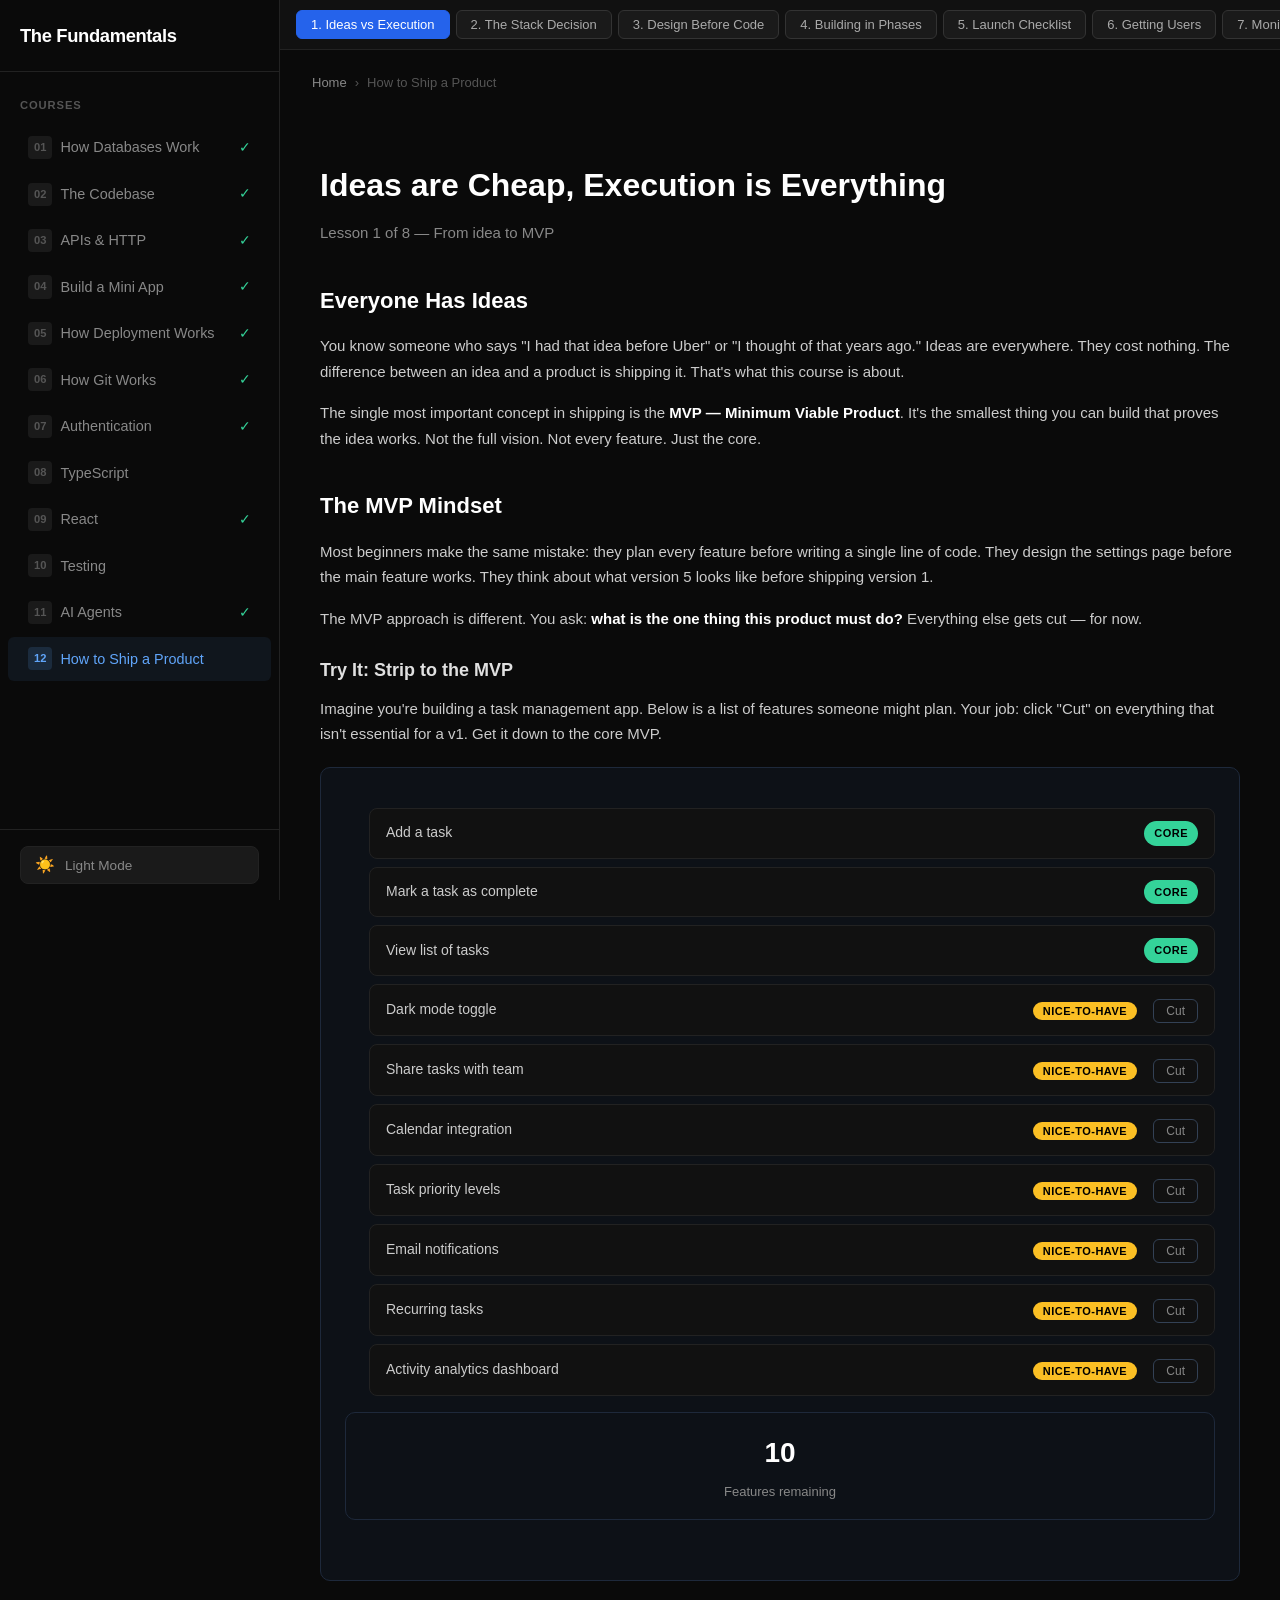
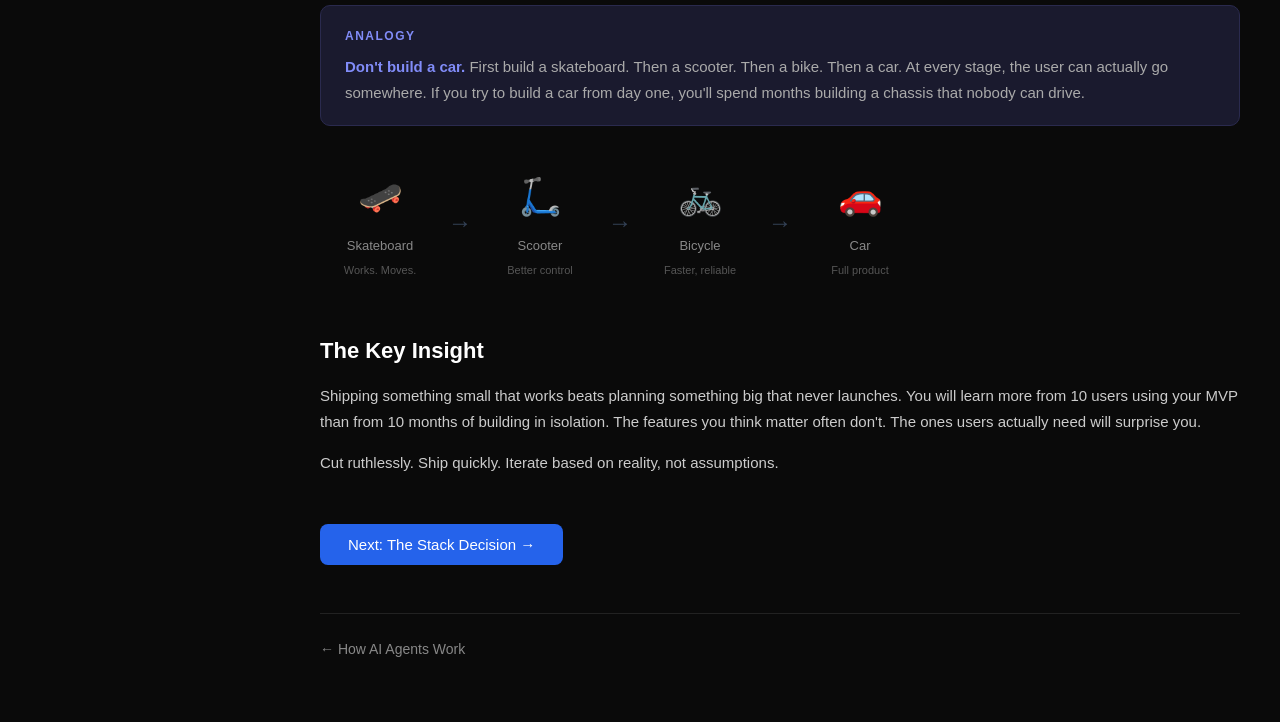
<file: lessons/shipping.html>
<!DOCTYPE html>
<html lang="en">
<head>
<meta charset="UTF-8">
<meta name="viewport" content="width=device-width, initial-scale=1.0">
<meta name="description" content="Learn how to ship a product — from idea to launch, covering the stack decision, design, building, and monitoring.">
<link rel="icon" href="data:image/svg+xml,<svg xmlns='http://www.w3.org/2000/svg' viewBox='0 0 32 32'><rect x='2' y='4' width='28' height='5' rx='2' fill='%2334d399'/><rect x='2' y='11' width='28' height='5' rx='2' fill='%2360a5fa'/><rect x='2' y='18' width='28' height='5' rx='2' fill='%23c084fc'/><rect x='2' y='25' width='28' height='5' rx='2' fill='%23fbbf24'/></svg>">
<title>How to Ship a Product — The Fundamentals</title>
<link rel="stylesheet" href="/css/shared.css">
<style>
body {
  background: var(--bg-primary);
  color: var(--text-secondary);
  font-family: -apple-system, BlinkMacSystemFont, 'Segoe UI', sans-serif;
  line-height: 1.7;
  overflow-x: hidden;
}

/* ===== LESSON 1: MVP BUILDER ===== */
.feature-list {
  list-style: none;
  padding: 0;
  margin: 16px 0;
}
.feature-item {
  display: flex;
  align-items: center;
  justify-content: space-between;
  padding: 12px 16px;
  background: var(--bg-secondary);
  border: 1px solid var(--border-primary);
  border-radius: 8px;
  margin-bottom: 8px;
  transition: all 0.3s;
}
.feature-item.core {
  border-color: var(--accent-green);
  background: var(--bg-card);
}
.feature-item.removed {
  opacity: 0.3;
  text-decoration: line-through;
  border-color: var(--border-primary);
  background: var(--bg-primary);
}
.feature-item .feature-name {
  color: var(--text-body);
  font-size: 14px;
}
.feature-item .feature-tag {
  font-size: 11px;
  padding: 3px 10px;
  border-radius: 20px;
  font-weight: 600;
  text-transform: uppercase;
  letter-spacing: 0.5px;
}
.feature-tag.essential {
  background: var(--accent-green);
  color: #000;
}
.feature-tag.nice {
  background: var(--accent-yellow);
  color: #000;
}
.feature-tag.cut {
  background: var(--text-faint);
  color: var(--bg-primary);
}
.remove-btn {
  background: none;
  border: 1px solid var(--border-btn);
  color: var(--text-muted);
  padding: 4px 12px;
  border-radius: 6px;
  cursor: pointer;
  font-size: 12px;
  font-family: inherit;
  transition: all 0.2s;
  margin-left: 12px;
}
.remove-btn:hover {
  border-color: var(--accent-red);
  color: var(--accent-red);
}
.mvp-counter {
  text-align: center;
  padding: 16px;
  background: var(--bg-card);
  border: 1px solid var(--border-secondary);
  border-radius: 10px;
  margin-top: 16px;
}
.mvp-counter .count {
  font-size: 28px;
  font-weight: 700;
  color: var(--text-primary);
}
.mvp-counter .label {
  font-size: 13px;
  color: var(--text-muted);
  margin-top: 4px;
}
.mvp-message {
  margin-top: 12px;
  padding: 12px 16px;
  border-radius: 8px;
  font-size: 14px;
  text-align: center;
  transition: all 0.3s;
}
.mvp-message.good {
  background: var(--bg-card);
  border: 1px solid var(--accent-green);
  color: var(--accent-green);
}
.evolution-track {
  display: flex;
  align-items: center;
  gap: 0;
  margin: 24px 0;
  overflow-x: auto;
  padding: 16px 0;
}
.evo-step {
  display: flex;
  flex-direction: column;
  align-items: center;
  min-width: 120px;
  text-align: center;
}
.evo-icon {
  font-size: 36px;
  margin-bottom: 8px;
}
.evo-label {
  font-size: 13px;
  color: var(--text-muted);
  margin-bottom: 4px;
}
.evo-desc {
  font-size: 11px;
  color: var(--text-faint);
}
.evo-arrow {
  font-size: 24px;
  color: var(--border-btn);
  min-width: 40px;
  text-align: center;
  flex-shrink: 0;
}

/* ===== LESSON 2: STACK DECISION ===== */
.stack-cards {
  display: grid;
  grid-template-columns: repeat(auto-fit, minmax(250px, 1fr));
  gap: 16px;
  margin: 20px 0;
}
.stack-card {
  background: var(--bg-secondary);
  border: 1px solid var(--border-primary);
  border-radius: 10px;
  padding: 20px;
  cursor: pointer;
  transition: all 0.2s;
}
.stack-card:hover {
  border-color: var(--accent-blue);
}
.stack-card.selected {
  border-color: var(--accent-blue);
  box-shadow: 0 0 16px rgba(59, 130, 246, 0.15);
}
.stack-card h4 {
  color: var(--text-primary);
  font-size: 16px;
  margin-bottom: 8px;
}
.stack-card p {
  font-size: 13px;
  color: var(--text-muted);
  margin-bottom: 0;
}
.stack-card .stack-tools {
  display: flex;
  flex-wrap: wrap;
  gap: 6px;
  margin-top: 12px;
}
.stack-tool-tag {
  background: var(--bg-btn);
  border: 1px solid var(--border-btn);
  color: var(--accent-blue);
  padding: 3px 10px;
  border-radius: 20px;
  font-size: 11px;
  font-weight: 600;
}
.decision-flow {
  margin: 24px 0;
}
.decision-step {
  background: var(--bg-secondary);
  border: 1px solid var(--border-primary);
  border-radius: 10px;
  padding: 20px;
  margin-bottom: 16px;
  display: none;
}
.decision-step.active {
  display: block;
  animation: fadeSlideIn 0.3s ease;
}
.decision-step h4 {
  color: var(--text-primary);
  font-size: 16px;
  margin-bottom: 12px;
}
.decision-options {
  display: flex;
  flex-wrap: wrap;
  gap: 10px;
}
.decision-opt {
  background: var(--bg-btn);
  border: 1px solid var(--border-btn);
  color: var(--text-body);
  padding: 10px 20px;
  border-radius: 8px;
  cursor: pointer;
  font-size: 14px;
  font-family: inherit;
  transition: all 0.2s;
}
.decision-opt:hover {
  border-color: var(--accent-blue);
  color: var(--text-primary);
}
.decision-opt.chosen {
  background: var(--bg-btn-selected);
  border-color: var(--accent-blue);
  color: var(--text-primary);
}
.decision-result {
  background: var(--bg-card);
  border: 1px solid var(--accent-green);
  border-radius: 10px;
  padding: 20px;
  margin-top: 16px;
  display: none;
}
.decision-result.visible {
  display: block;
  animation: fadeSlideIn 0.3s ease;
}

@keyframes fadeSlideIn {
  from { opacity: 0; transform: translateY(10px); }
  to { opacity: 1; transform: translateY(0); }
}

/* ===== LESSON 3: WIREFRAME ===== */
.wireframe-steps {
  margin: 20px 0;
}
.wf-step {
  background: var(--bg-secondary);
  border: 1px solid var(--border-primary);
  border-radius: 10px;
  padding: 20px;
  margin-bottom: 12px;
  display: none;
}
.wf-step.visible {
  display: block;
  animation: fadeSlideIn 0.3s ease;
}
.wf-step h4 {
  color: var(--text-primary);
  font-size: 15px;
  margin-bottom: 10px;
}
.wireframe-box {
  background: var(--bg-primary);
  border: 2px dashed var(--border-secondary);
  border-radius: 8px;
  padding: 20px;
  min-height: 200px;
  position: relative;
}
.wf-element {
  background: var(--bg-card);
  border: 1px solid var(--border-secondary);
  border-radius: 6px;
  padding: 8px 14px;
  margin-bottom: 8px;
  font-size: 13px;
  color: var(--text-muted);
  text-align: center;
}
.wf-element.header {
  background: var(--accent-blue-bg);
  color: var(--text-primary);
  font-weight: 600;
}
.wf-element.input {
  background: var(--bg-secondary);
  border-style: solid;
  text-align: left;
}
.wf-element.button {
  background: var(--accent-blue-bg);
  color: var(--text-primary);
  display: inline-block;
  cursor: default;
  font-weight: 600;
}
.wf-element.list-item {
  display: flex;
  align-items: center;
  gap: 10px;
  text-align: left;
}
.wf-element.list-item .checkbox {
  width: 16px;
  height: 16px;
  border: 2px solid var(--border-btn);
  border-radius: 4px;
  flex-shrink: 0;
}
.wf-nav-btn {
  background: var(--bg-btn);
  border: 1px solid var(--border-btn);
  color: var(--text-body);
  padding: 8px 20px;
  border-radius: 8px;
  cursor: pointer;
  font-size: 14px;
  font-family: inherit;
  transition: all 0.2s;
  margin-top: 12px;
}
.wf-nav-btn:hover {
  border-color: var(--accent-blue);
  color: var(--text-primary);
}

/* ===== LESSON 4: PHASES ===== */
.phases-container {
  display: grid;
  grid-template-columns: repeat(auto-fit, minmax(200px, 1fr));
  gap: 16px;
  margin: 20px 0;
}
.phase-column {
  background: var(--bg-secondary);
  border: 1px solid var(--border-primary);
  border-radius: 10px;
  padding: 16px;
  min-height: 200px;
}
.phase-column h4 {
  font-size: 14px;
  color: var(--text-primary);
  margin-bottom: 4px;
}
.phase-column .phase-desc {
  font-size: 11px;
  color: var(--text-faint);
  margin-bottom: 12px;
}
.phase-drop-zone {
  min-height: 100px;
  border: 2px dashed var(--border-secondary);
  border-radius: 8px;
  padding: 8px;
  display: flex;
  flex-direction: column;
  gap: 6px;
  transition: border-color 0.2s;
}
.phase-drop-zone.drag-over {
  border-color: var(--accent-blue);
  background: var(--accent-blue-bg);
}
.drag-feature {
  background: var(--bg-btn);
  border: 1px solid var(--border-btn);
  color: var(--text-body);
  padding: 8px 12px;
  border-radius: 6px;
  font-size: 13px;
  cursor: grab;
  transition: all 0.2s;
  user-select: none;
}
.drag-feature:active {
  cursor: grabbing;
  opacity: 0.7;
}
.drag-feature.placed {
  background: var(--bg-btn-selected);
  border-color: var(--accent-blue);
  color: var(--text-primary);
}
.feature-bank {
  background: var(--bg-card);
  border: 1px solid var(--border-secondary);
  border-radius: 10px;
  padding: 16px;
  margin-bottom: 16px;
}
.feature-bank h4 {
  font-size: 14px;
  color: var(--text-primary);
  margin-bottom: 12px;
}
.feature-bank-items {
  display: flex;
  flex-wrap: wrap;
  gap: 8px;
}

/* ===== LESSON 5: CHECKLIST ===== */
.launch-checklist {
  list-style: none;
  padding: 0;
  margin: 20px 0;
}
.check-item {
  background: var(--bg-secondary);
  border: 1px solid var(--border-primary);
  border-radius: 10px;
  margin-bottom: 8px;
  overflow: hidden;
  transition: all 0.2s;
}
.check-header {
  display: flex;
  align-items: center;
  gap: 12px;
  padding: 14px 16px;
  cursor: pointer;
  transition: background 0.2s;
}
.check-header:hover {
  background: var(--bg-card);
}
.check-box {
  width: 22px;
  height: 22px;
  border: 2px solid var(--border-btn);
  border-radius: 6px;
  flex-shrink: 0;
  display: flex;
  align-items: center;
  justify-content: center;
  font-size: 14px;
  transition: all 0.2s;
  color: transparent;
}
.check-item.checked .check-box {
  background: var(--accent-green);
  border-color: var(--accent-green);
  color: #000;
}
.check-title {
  font-size: 14px;
  color: var(--text-body);
  flex: 1;
}
.check-item.checked .check-title {
  color: var(--text-muted);
}
.check-badge {
  font-size: 10px;
  padding: 2px 8px;
  border-radius: 20px;
  text-transform: uppercase;
  font-weight: 700;
  letter-spacing: 0.5px;
}
.check-badge.required {
  background: var(--accent-blue-bg);
  color: var(--accent-blue);
}
.check-badge.recommended {
  background: var(--bg-btn);
  color: var(--accent-yellow);
}
.check-badge.optional {
  background: var(--bg-btn);
  color: var(--text-faint);
}
.check-expand {
  color: var(--text-faint);
  font-size: 18px;
  transition: transform 0.2s;
}
.check-item.expanded .check-expand {
  transform: rotate(180deg);
}
.check-detail {
  max-height: 0;
  overflow: hidden;
  transition: max-height 0.3s ease;
  padding: 0 16px;
}
.check-item.expanded .check-detail {
  max-height: 300px;
  padding: 0 16px 16px;
}
.check-detail p {
  font-size: 13px;
  color: var(--text-muted);
  margin-bottom: 0;
}
.checklist-progress {
  background: var(--bg-card);
  border: 1px solid var(--border-secondary);
  border-radius: 10px;
  padding: 16px;
  margin-bottom: 20px;
  text-align: center;
}
.progress-bar-outer {
  height: 8px;
  background: var(--bg-primary);
  border-radius: 4px;
  margin-top: 10px;
  overflow: hidden;
}
.progress-bar-inner {
  height: 100%;
  background: var(--accent-green);
  border-radius: 4px;
  width: 0%;
  transition: width 0.4s ease;
}

/* ===== LESSON 6: GETTING USERS ===== */
.platform-grid {
  display: grid;
  grid-template-columns: repeat(auto-fit, minmax(200px, 1fr));
  gap: 12px;
  margin: 20px 0;
}
.platform-card {
  background: var(--bg-secondary);
  border: 1px solid var(--border-primary);
  border-radius: 10px;
  padding: 16px;
  cursor: pointer;
  transition: all 0.2s;
}
.platform-card:hover {
  border-color: var(--accent-blue);
}
.platform-card.expanded {
  border-color: var(--accent-blue);
  box-shadow: 0 0 12px rgba(59, 130, 246, 0.1);
}
.platform-card h4 {
  font-size: 15px;
  color: var(--text-primary);
  margin-bottom: 4px;
}
.platform-card .platform-type {
  font-size: 11px;
  color: var(--text-faint);
  text-transform: uppercase;
  letter-spacing: 1px;
  margin-bottom: 8px;
}
.platform-card .platform-tip {
  font-size: 13px;
  color: var(--text-muted);
  display: none;
  margin-top: 10px;
  padding-top: 10px;
  border-top: 1px solid var(--border-primary);
}
.platform-card.expanded .platform-tip {
  display: block;
}
.feedback-loop {
  display: flex;
  align-items: center;
  justify-content: center;
  gap: 0;
  margin: 30px 0;
  flex-wrap: wrap;
}
.loop-step {
  background: var(--bg-secondary);
  border: 1px solid var(--border-primary);
  border-radius: 10px;
  padding: 16px 20px;
  text-align: center;
  min-width: 100px;
}
.loop-step .loop-icon {
  font-size: 24px;
  margin-bottom: 6px;
}
.loop-step .loop-label {
  font-size: 13px;
  color: var(--text-body);
  font-weight: 600;
}
.loop-arrow {
  font-size: 20px;
  color: var(--border-btn);
  min-width: 30px;
  text-align: center;
}

/* ===== LESSON 7: MONITORING ===== */
.dashboard-mock {
  background: var(--bg-secondary);
  border: 1px solid var(--border-primary);
  border-radius: 10px;
  padding: 20px;
  margin: 20px 0;
}
.dashboard-header {
  display: flex;
  justify-content: space-between;
  align-items: center;
  margin-bottom: 16px;
}
.dashboard-header h4 {
  color: var(--text-primary);
  font-size: 15px;
}
.dashboard-header .status-dot {
  width: 8px;
  height: 8px;
  background: var(--accent-green);
  border-radius: 50%;
  display: inline-block;
  margin-right: 6px;
}
.metric-grid {
  display: grid;
  grid-template-columns: repeat(auto-fit, minmax(140px, 1fr));
  gap: 12px;
  margin-bottom: 16px;
}
.metric-card {
  background: var(--bg-card);
  border: 1px solid var(--border-secondary);
  border-radius: 8px;
  padding: 14px;
  cursor: pointer;
  transition: all 0.2s;
  text-align: center;
}
.metric-card:hover {
  border-color: var(--accent-blue);
}
.metric-card.selected {
  border-color: var(--accent-blue);
  box-shadow: 0 0 12px rgba(59, 130, 246, 0.15);
}
.metric-value {
  font-size: 24px;
  font-weight: 700;
  color: var(--text-primary);
}
.metric-label {
  font-size: 11px;
  color: var(--text-muted);
  text-transform: uppercase;
  letter-spacing: 0.5px;
  margin-top: 4px;
}
.metric-detail {
  background: var(--bg-card);
  border: 1px solid var(--border-secondary);
  border-radius: 8px;
  padding: 16px;
  display: none;
  margin-top: 12px;
  animation: fadeSlideIn 0.3s ease;
}
.metric-detail.visible {
  display: block;
}
.metric-detail h5 {
  color: var(--text-primary);
  font-size: 14px;
  margin-bottom: 8px;
}
.metric-detail p {
  font-size: 13px;
  color: var(--text-muted);
  margin-bottom: 0;
}

/* ===== LESSON 8: JOURNEY MAP ===== */
.journey-map {
  display: grid;
  grid-template-columns: repeat(auto-fit, minmax(130px, 1fr));
  gap: 12px;
  margin: 24px 0;
}
.journey-node {
  background: var(--bg-secondary);
  border: 1px solid var(--border-primary);
  border-radius: 10px;
  padding: 16px 12px;
  text-align: center;
  cursor: pointer;
  transition: all 0.3s;
}
.journey-node:hover {
  border-color: var(--accent-blue);
  transform: translateY(-2px);
}
.journey-node.highlighted {
  border-color: var(--accent-green);
  box-shadow: 0 0 16px rgba(34, 197, 94, 0.15);
}
.journey-node .journey-num {
  font-size: 11px;
  color: var(--text-faint);
  text-transform: uppercase;
  letter-spacing: 1px;
  margin-bottom: 6px;
}
.journey-node .journey-title {
  font-size: 13px;
  font-weight: 600;
  color: var(--text-body);
}
.journey-node.highlighted .journey-title {
  color: var(--accent-green);
}
.journey-detail {
  background: var(--bg-card);
  border: 1px solid var(--border-secondary);
  border-radius: 10px;
  padding: 20px;
  margin-top: 16px;
  display: none;
  animation: fadeSlideIn 0.3s ease;
}
.journey-detail.visible {
  display: block;
}
.journey-detail h4 {
  color: var(--text-primary);
  font-size: 16px;
  margin-bottom: 8px;
}
.journey-detail p {
  font-size: 14px;
  color: var(--text-muted);
  margin-bottom: 0;
}
.connections-list {
  margin-top: 12px;
  display: flex;
  flex-wrap: wrap;
  gap: 6px;
}
.connection-tag {
  background: var(--bg-btn);
  border: 1px solid var(--border-btn);
  color: var(--accent-blue);
  padding: 4px 10px;
  border-radius: 20px;
  font-size: 11px;
  font-weight: 600;
}
.celebration {
  text-align: center;
  padding: 40px 20px;
  margin: 30px 0;
  background: var(--bg-card);
  border: 1px solid var(--accent-green);
  border-radius: 12px;
}
.celebration h2 {
  color: var(--accent-green);
  margin-bottom: 12px;
}
.celebration p {
  color: var(--text-body);
  font-size: 16px;
  max-width: 600px;
  margin: 0 auto 12px;
}
.stat-row {
  display: flex;
  justify-content: center;
  gap: 24px;
  margin: 20px 0;
  flex-wrap: wrap;
}
.stat-item {
  text-align: center;
}
.stat-item .stat-num {
  font-size: 28px;
  font-weight: 700;
  color: var(--text-primary);
}
.stat-item .stat-label {
  font-size: 12px;
  color: var(--text-muted);
  text-transform: uppercase;
  letter-spacing: 1px;
}
</style>
</head>
<body>

<div class="sidebar-overlay" id="sidebar-overlay"></div>
<aside class="sidebar" id="sidebar">
  <div class="sidebar-header">
    <a href="/index.html" class="sidebar-logo">The Fundamentals</a>
  </div>
  <nav class="sidebar-nav">
    <div class="sidebar-section-title">Courses</div>
    <a href="/lessons/databases.html" class="sidebar-link" data-course="databases">
      <span class="sidebar-num">01</span> How Databases Work
    </a>
    <a href="/lessons/codebase.html" class="sidebar-link" data-course="codebase">
      <span class="sidebar-num">02</span> The Codebase
    </a>
    <a href="/lessons/apis.html" class="sidebar-link" data-course="apis">
      <span class="sidebar-num">03</span> APIs &amp; HTTP
    </a>
    <a href="/lessons/build.html" class="sidebar-link" data-course="build">
      <span class="sidebar-num">04</span> Build a Mini App
    </a>
    <a href="/lessons/deployment.html" class="sidebar-link" data-course="deployment">
      <span class="sidebar-num">05</span> How Deployment Works
    </a>
    <a href="/lessons/git.html" class="sidebar-link" data-course="git">
      <span class="sidebar-num">06</span> How Git Works
    </a>
    <a href="/lessons/authentication.html" class="sidebar-link" data-course="authentication">
      <span class="sidebar-num">07</span> Authentication
    </a>
    <a href="/lessons/typescript.html" class="sidebar-link" data-course="typescript">
      <span class="sidebar-num">08</span> TypeScript
    </a>
    <a href="/lessons/react.html" class="sidebar-link" data-course="react">
      <span class="sidebar-num">09</span> React
    </a>
    <a href="/lessons/testing.html" class="sidebar-link" data-course="testing">
      <span class="sidebar-num">10</span> Testing
    </a>
    <a href="/lessons/ai-agents.html" class="sidebar-link" data-course="ai-agents">
      <span class="sidebar-num">11</span> AI Agents
    </a>
    <a href="/lessons/shipping.html" class="sidebar-link" data-course="shipping" aria-current="page">
      <span class="sidebar-num">12</span> How to Ship a Product
    </a>
  </nav>
  <div class="sidebar-footer">
    <button class="theme-toggle" id="theme-toggle">
      <span class="theme-icon" id="theme-icon">&#9728;&#65039;</span>
      <span class="theme-label" id="theme-label">Light Mode</span>
    </button>
  </div>
</aside>
<button class="sidebar-toggle" id="sidebar-toggle">&#9776;</button>

<div class="content-wrapper">

<div class="breadcrumb"><a href="/index.html">Home</a><span class="sep">›</span><span>How to Ship a Product</span></div>

<!-- Top Nav -->
<nav class="top-nav" id="topNav">
  <button class="nav-btn active" onclick="goToLesson(0)">1. Ideas vs Execution</button>
  <button class="nav-btn" onclick="goToLesson(1)">2. The Stack Decision</button>
  <button class="nav-btn" onclick="goToLesson(2)">3. Design Before Code</button>
  <button class="nav-btn" onclick="goToLesson(3)">4. Building in Phases</button>
  <button class="nav-btn" onclick="goToLesson(4)">5. Launch Checklist</button>
  <button class="nav-btn" onclick="goToLesson(5)">6. Getting Users</button>
  <button class="nav-btn" onclick="goToLesson(6)">7. Monitoring</button>
  <button class="nav-btn" onclick="goToLesson(7)">8. What You've Learned</button>
</nav>

<div class="container">

<!-- ============================================================
     LESSON 1: IDEAS ARE CHEAP, EXECUTION IS EVERYTHING
     ============================================================ -->
<div class="lesson active" id="lesson0">
  <h1>Ideas are Cheap, Execution is Everything</h1>
  <p class="subtitle">Lesson 1 of 8 &mdash; From idea to MVP</p>

  <h2>Everyone Has Ideas</h2>
  <p>You know someone who says "I had that idea before Uber" or "I thought of that years ago." Ideas are everywhere. They cost nothing. The difference between an idea and a product is shipping it. That's what this course is about.</p>

  <p>The single most important concept in shipping is the <strong style="color:var(--text-primary);">MVP &mdash; Minimum Viable Product</strong>. It's the smallest thing you can build that proves the idea works. Not the full vision. Not every feature. Just the core.</p>

  <h2>The MVP Mindset</h2>
  <p>Most beginners make the same mistake: they plan every feature before writing a single line of code. They design the settings page before the main feature works. They think about what version 5 looks like before shipping version 1.</p>

  <p>The MVP approach is different. You ask: <strong style="color:var(--text-primary);">what is the one thing this product must do?</strong> Everything else gets cut &mdash; for now.</p>

  <h3>Try It: Strip to the MVP</h3>
  <p>Imagine you're building a task management app. Below is a list of features someone might plan. Your job: click "Cut" on everything that isn't essential for a v1. Get it down to the core MVP.</p>

  <div class="card">
    <ul class="feature-list" id="featureList">
      <li class="feature-item" data-essential="true">
        <span class="feature-name">Add a task</span>
        <span class="feature-tag essential">Core</span>
      </li>
      <li class="feature-item" data-essential="true">
        <span class="feature-name">Mark a task as complete</span>
        <span class="feature-tag essential">Core</span>
      </li>
      <li class="feature-item" data-essential="true">
        <span class="feature-name">View list of tasks</span>
        <span class="feature-tag essential">Core</span>
      </li>
      <li class="feature-item" data-essential="false">
        <span class="feature-name">Dark mode toggle</span>
        <div>
          <span class="feature-tag nice">Nice-to-have</span>
          <button class="remove-btn" onclick="cutFeature(this)">Cut</button>
        </div>
      </li>
      <li class="feature-item" data-essential="false">
        <span class="feature-name">Share tasks with team</span>
        <div>
          <span class="feature-tag nice">Nice-to-have</span>
          <button class="remove-btn" onclick="cutFeature(this)">Cut</button>
        </div>
      </li>
      <li class="feature-item" data-essential="false">
        <span class="feature-name">Calendar integration</span>
        <div>
          <span class="feature-tag nice">Nice-to-have</span>
          <button class="remove-btn" onclick="cutFeature(this)">Cut</button>
        </div>
      </li>
      <li class="feature-item" data-essential="false">
        <span class="feature-name">Task priority levels</span>
        <div>
          <span class="feature-tag nice">Nice-to-have</span>
          <button class="remove-btn" onclick="cutFeature(this)">Cut</button>
        </div>
      </li>
      <li class="feature-item" data-essential="false">
        <span class="feature-name">Email notifications</span>
        <div>
          <span class="feature-tag nice">Nice-to-have</span>
          <button class="remove-btn" onclick="cutFeature(this)">Cut</button>
        </div>
      </li>
      <li class="feature-item" data-essential="false">
        <span class="feature-name">Recurring tasks</span>
        <div>
          <span class="feature-tag nice">Nice-to-have</span>
          <button class="remove-btn" onclick="cutFeature(this)">Cut</button>
        </div>
      </li>
      <li class="feature-item" data-essential="false">
        <span class="feature-name">Activity analytics dashboard</span>
        <div>
          <span class="feature-tag nice">Nice-to-have</span>
          <button class="remove-btn" onclick="cutFeature(this)">Cut</button>
        </div>
      </li>
    </ul>

    <div class="mvp-counter">
      <div class="count" id="featureCount">10</div>
      <div class="label">Features remaining</div>
    </div>
    <div class="mvp-message" id="mvpMessage"></div>
  </div>

  <div class="analogy">
    <div class="analogy-label">Analogy</div>
    <p><strong>Don't build a car.</strong> First build a skateboard. Then a scooter. Then a bike. Then a car. At every stage, the user can actually go somewhere. If you try to build a car from day one, you'll spend months building a chassis that nobody can drive.</p>
  </div>

  <div class="evolution-track">
    <div class="evo-step">
      <div class="evo-icon">&#x1F6F9;</div>
      <div class="evo-label">Skateboard</div>
      <div class="evo-desc">Works. Moves.</div>
    </div>
    <div class="evo-arrow">&rarr;</div>
    <div class="evo-step">
      <div class="evo-icon">&#x1F6F4;</div>
      <div class="evo-label">Scooter</div>
      <div class="evo-desc">Better control</div>
    </div>
    <div class="evo-arrow">&rarr;</div>
    <div class="evo-step">
      <div class="evo-icon">&#x1F6B2;</div>
      <div class="evo-label">Bicycle</div>
      <div class="evo-desc">Faster, reliable</div>
    </div>
    <div class="evo-arrow">&rarr;</div>
    <div class="evo-step">
      <div class="evo-icon">&#x1F697;</div>
      <div class="evo-label">Car</div>
      <div class="evo-desc">Full product</div>
    </div>
  </div>

  <h2>The Key Insight</h2>
  <p>Shipping something small that works beats planning something big that never launches. You will learn more from 10 users using your MVP than from 10 months of building in isolation. The features you think matter often don't. The ones users actually need will surprise you.</p>

  <p>Cut ruthlessly. Ship quickly. Iterate based on reality, not assumptions.</p>

  <button class="next-btn" onclick="goToLesson(1)">Next: The Stack Decision &rarr;</button>
</div>

<!-- ============================================================
     LESSON 2: THE STACK DECISION
     ============================================================ -->
<div class="lesson" id="lesson1">
  <h1>The Stack Decision</h1>
  <p class="subtitle">Lesson 2 of 8 &mdash; Choosing your tools</p>

  <h2>What Is a "Stack"?</h2>
  <p>Your "stack" is the combination of tools and technologies you use to build your product. It includes your programming language, framework, database, and hosting platform. Together, they form the foundation everything runs on.</p>

  <p>Here's the truth most beginners need to hear: <strong style="color:var(--text-primary);">there is no perfect stack</strong>. There are only appropriate ones. The best stack is the one you can actually ship with.</p>

  <h2>Common Stacks</h2>
  <p>Click on each stack to see what it's best for:</p>

  <div class="stack-cards" id="stackCards">
    <div class="stack-card" onclick="selectStack(0)">
      <h4>Next.js + Vercel</h4>
      <p>Full-stack React framework with instant deployment. Great for content sites, dashboards, and SaaS products. The fastest path from code to production.</p>
      <div class="stack-tools">
        <span class="stack-tool-tag">React</span>
        <span class="stack-tool-tag">TypeScript</span>
        <span class="stack-tool-tag">Vercel</span>
        <span class="stack-tool-tag">PostgreSQL</span>
      </div>
    </div>
    <div class="stack-card" onclick="selectStack(1)">
      <h4>Express + PostgreSQL</h4>
      <p>Classic Node.js backend with a relational database. Full control over your API. Pair with any frontend. Deploy anywhere.</p>
      <div class="stack-tools">
        <span class="stack-tool-tag">Node.js</span>
        <span class="stack-tool-tag">Express</span>
        <span class="stack-tool-tag">PostgreSQL</span>
        <span class="stack-tool-tag">Railway</span>
      </div>
    </div>
    <div class="stack-card" onclick="selectStack(2)">
      <h4>Python + Flask/Django</h4>
      <p>Python's simplicity makes it great for MVPs, data-heavy apps, and AI integrations. Django includes auth, admin, and ORM out of the box.</p>
      <div class="stack-tools">
        <span class="stack-tool-tag">Python</span>
        <span class="stack-tool-tag">Django</span>
        <span class="stack-tool-tag">SQLite</span>
        <span class="stack-tool-tag">Render</span>
      </div>
    </div>
    <div class="stack-card" onclick="selectStack(3)">
      <h4>Static Site + API</h4>
      <p>HTML/CSS/JS with a third-party backend (Firebase, Supabase). Zero server management. Perfect for landing pages, tools, and simple apps.</p>
      <div class="stack-tools">
        <span class="stack-tool-tag">HTML/CSS</span>
        <span class="stack-tool-tag">JavaScript</span>
        <span class="stack-tool-tag">Supabase</span>
        <span class="stack-tool-tag">Netlify</span>
      </div>
    </div>
  </div>

  <h2>How to Decide</h2>
  <p>Walk through these decision points. Click the option that fits your project:</p>

  <div class="decision-flow" id="decisionFlow">
    <div class="decision-step active" id="dStep0">
      <h4>Step 1: What are you building?</h4>
      <div class="decision-options">
        <button class="decision-opt" onclick="decide(0, 'static')">Static site / landing page</button>
        <button class="decision-opt" onclick="decide(0, 'webapp')">Web app with user accounts</button>
        <button class="decision-opt" onclick="decide(0, 'api')">API / backend service</button>
      </div>
    </div>
    <div class="decision-step" id="dStep1">
      <h4>Step 2: What language are you most comfortable with?</h4>
      <div class="decision-options">
        <button class="decision-opt" onclick="decide(1, 'js')">JavaScript / TypeScript</button>
        <button class="decision-opt" onclick="decide(1, 'python')">Python</button>
        <button class="decision-opt" onclick="decide(1, 'new')">I'm learning &mdash; no preference</button>
      </div>
    </div>
    <div class="decision-step" id="dStep2">
      <h4>Step 3: How fast do you need to ship?</h4>
      <div class="decision-options">
        <button class="decision-opt" onclick="decide(2, 'fast')">This weekend</button>
        <button class="decision-opt" onclick="decide(2, 'moderate')">A few weeks</button>
        <button class="decision-opt" onclick="decide(2, 'flexible')">No rush &mdash; I want to learn</button>
      </div>
    </div>
    <div class="decision-result" id="decisionResult">
      <h4 style="color:var(--accent-green); margin-bottom:8px;" id="resultTitle">Your Recommended Stack</h4>
      <p id="resultText" style="margin-bottom:0;"></p>
    </div>
  </div>

  <div class="analogy">
    <div class="analogy-label">Key Insight</div>
    <p><strong>Don't overthink this.</strong> Developers can spend weeks debating stacks instead of building. The best stack is the one that lets you ship. You can always migrate later &mdash; and you probably won't need to.</p>
  </div>

  <button class="next-btn" onclick="goToLesson(2)">Next: Design Before Code &rarr;</button>
</div>

<!-- ============================================================
     LESSON 3: DESIGN BEFORE CODE
     ============================================================ -->
<div class="lesson" id="lesson2">
  <h1>Design Before Code</h1>
  <p class="subtitle">Lesson 3 of 8 &mdash; Think before you build</p>

  <h2>You Don't Need to Be a Designer</h2>
  <p>Design isn't about making things pretty. It's about deciding <strong style="color:var(--text-primary);">what the user does on each screen</strong>. Before you write any code, you need to answer: what screens exist, and what happens on each one?</p>

  <p>This is called wireframing, and you can do it with pen and paper. Seriously. A rough sketch beats no plan at all.</p>

  <h2>The Tools</h2>
  <div class="card">
    <h3 style="margin-top:0;">Wireframing Tools (simplest to most powerful)</h3>
    <p><strong style="color:var(--text-primary);">Pen and paper</strong> &mdash; Fastest way to sketch ideas. Zero learning curve. Start here.</p>
    <p><strong style="color:var(--text-primary);">Figma</strong> &mdash; Free design tool used by professionals. Great for creating interactive mockups.</p>
    <p><strong style="color:var(--text-primary);">v0 by Vercel</strong> &mdash; Describe your UI in words, get code back. AI-powered prototyping.</p>
  </div>

  <h2>The Critical Question</h2>
  <p>For every screen, ask: <strong style="color:var(--text-primary);">What does the user DO here?</strong> Not what it looks like. What action do they take? Every screen should have a clear purpose.</p>

  <h3>Try It: Wireframe a Task Manager</h3>
  <p>Let's walk through designing the key screens of a simple task manager app, step by step. Click "Next Step" to build up each screen.</p>

  <div class="wireframe-steps">
    <div class="wf-step visible" id="wfStep0">
      <h4>Screen 1: The Task List (Home Screen)</h4>
      <p style="font-size:13px; color:var(--text-muted); margin-bottom:12px;">User action: view all tasks, mark as done</p>
      <div class="wireframe-box">
        <div class="wf-element header">My Tasks</div>
        <div class="wf-element list-item">
          <div class="checkbox"></div>
          <span>Buy groceries</span>
        </div>
        <div class="wf-element list-item">
          <div class="checkbox"></div>
          <span>Read chapter 5</span>
        </div>
        <div class="wf-element list-item">
          <div class="checkbox" style="background:var(--accent-green); border-color:var(--accent-green);"></div>
          <span style="text-decoration:line-through; opacity:0.5;">Set up database</span>
        </div>
        <div class="wf-element button" style="margin-top:12px;">+ Add Task</div>
      </div>
      <button class="wf-nav-btn" onclick="showWfStep(1)">Next Step: Add Task Screen &rarr;</button>
    </div>

    <div class="wf-step" id="wfStep1">
      <h4>Screen 2: Add a Task</h4>
      <p style="font-size:13px; color:var(--text-muted); margin-bottom:12px;">User action: type a task name and save it</p>
      <div class="wireframe-box">
        <div class="wf-element header">New Task</div>
        <div class="wf-element input">What do you need to do?</div>
        <div style="display:flex; gap:8px; margin-top:12px;">
          <div class="wf-element button">Save</div>
          <div class="wf-element" style="cursor:default; color:var(--text-muted);">Cancel</div>
        </div>
      </div>
      <p style="font-size:13px; color:var(--text-muted); margin-top:12px;">That's it. One input. One button. This screen doesn't need categories, priorities, due dates, or labels. Not yet.</p>
      <button class="wf-nav-btn" onclick="showWfStep(2)">Next Step: User Flow &rarr;</button>
    </div>

    <div class="wf-step" id="wfStep2">
      <h4>The User Flow</h4>
      <p style="font-size:13px; color:var(--text-muted); margin-bottom:12px;">How the screens connect:</p>
      <div class="wireframe-box" style="text-align:center;">
        <div style="display:flex; align-items:center; justify-content:center; gap:16px; flex-wrap:wrap;">
          <div class="wf-element header" style="display:inline-block; min-width:120px;">Task List</div>
          <div style="color:var(--text-faint); font-size:20px;">&rarr;</div>
          <div class="wf-element header" style="display:inline-block; min-width:120px;">Add Task</div>
          <div style="color:var(--text-faint); font-size:20px;">&rarr;</div>
          <div class="wf-element header" style="display:inline-block; min-width:120px;">Task List</div>
        </div>
        <p style="font-size:13px; color:var(--text-muted); margin-top:16px; margin-bottom:0;">Open app &rarr; See tasks &rarr; Add new task &rarr; Back to list with new task showing</p>
      </div>
      <p style="font-size:13px; color:var(--text-muted); margin-top:12px;">Two screens. One flow. That's your entire MVP design. You can code this in a few hours. If you'd started by designing 15 screens, you'd still be in Figma next week.</p>
    </div>
  </div>

  <div class="analogy">
    <div class="analogy-label">Key Insight</div>
    <p><strong>The best wireframe is the one that makes you start coding sooner.</strong> Spend 20 minutes sketching, then build. You'll redesign it after you see it working anyway. The goal isn't a perfect design &mdash; it's clarity about what you're building.</p>
  </div>

  <button class="next-btn" onclick="goToLesson(3)">Next: Building in Phases &rarr;</button>
</div>

<!-- ============================================================
     LESSON 4: BUILDING IN PHASES
     ============================================================ -->
<div class="lesson" id="lesson3">
  <h1>Building in Phases</h1>
  <p class="subtitle">Lesson 4 of 8 &mdash; Ship early, iterate often</p>

  <h2>The Four Phases</h2>
  <p>Don't try to build everything at once. Break your project into phases, and ship Phase 1 as fast as possible. Each phase builds on the last.</p>

  <div class="card">
    <div style="display:grid; grid-template-columns: repeat(auto-fit, minmax(200px, 1fr)); gap:16px;">
      <div>
        <h3 style="color:var(--accent-blue); margin-top:0;">Phase 1: Core Feature</h3>
        <p style="font-size:13px;">The one thing your app does, working end to end. No auth. No polish. Just the core feature, functional.</p>
        <p style="font-size:12px; color:var(--text-faint);">Timeline: 1-3 days</p>
      </div>
      <div>
        <h3 style="color:var(--accent-purple); margin-top:0;">Phase 2: Auth + Polish</h3>
        <p style="font-size:13px;">Add user accounts so data persists. Basic styling so it doesn't look broken. Error messages that help.</p>
        <p style="font-size:12px; color:var(--text-faint);">Timeline: 3-5 days</p>
      </div>
      <div>
        <h3 style="color:var(--accent-green); margin-top:0;">Phase 3: Deploy + Feedback</h3>
        <p style="font-size:13px;">Put it on the internet. Share the link. Watch real people use it. Collect feedback.</p>
        <p style="font-size:12px; color:var(--text-faint);">Timeline: 1-2 days</p>
      </div>
      <div>
        <h3 style="color:var(--accent-yellow); margin-top:0;">Phase 4: Iterate</h3>
        <p style="font-size:13px;">Fix what's broken. Add what users actually ask for (not what you assumed they wanted). Repeat.</p>
        <p style="font-size:12px; color:var(--text-faint);">Timeline: Ongoing</p>
      </div>
    </div>
  </div>

  <h2>Try It: Assign Features to Phases</h2>
  <p>Drag features from the bank into the correct phase. The key insight: <strong style="color:var(--text-primary);">ship Phase 1 &mdash; don't wait for Phase 4 to be perfect.</strong></p>

  <div class="feature-bank" id="featureBank">
    <h4>Feature Bank</h4>
    <div class="feature-bank-items" id="bankItems">
      <div class="drag-feature" draggable="true" data-feature="core" data-correct="1" ondragstart="dragStart(event)" id="f1">Core CRUD operations</div>
      <div class="drag-feature" draggable="true" data-feature="auth" data-correct="2" ondragstart="dragStart(event)" id="f2">User login / signup</div>
      <div class="drag-feature" draggable="true" data-feature="deploy" data-correct="3" ondragstart="dragStart(event)" id="f3">Deploy to Vercel</div>
      <div class="drag-feature" draggable="true" data-feature="analytics" data-correct="4" ondragstart="dragStart(event)" id="f4">Add analytics</div>
      <div class="drag-feature" draggable="true" data-feature="db" data-correct="1" ondragstart="dragStart(event)" id="f5">Database schema</div>
      <div class="drag-feature" draggable="true" data-feature="css" data-correct="2" ondragstart="dragStart(event)" id="f6">Clean up CSS / styling</div>
      <div class="drag-feature" draggable="true" data-feature="share" data-correct="3" ondragstart="dragStart(event)" id="f7">Share with 5 friends</div>
      <div class="drag-feature" draggable="true" data-feature="feedback" data-correct="4" ondragstart="dragStart(event)" id="f8">Fix bugs from feedback</div>
    </div>
  </div>

  <div class="phases-container">
    <div class="phase-column">
      <h4 style="color:var(--accent-blue);">Phase 1</h4>
      <div class="phase-desc">Core feature works</div>
      <div class="phase-drop-zone" data-phase="1" ondrop="drop(event)" ondragover="dragOver(event)" ondragleave="dragLeave(event)"></div>
    </div>
    <div class="phase-column">
      <h4 style="color:var(--accent-purple);">Phase 2</h4>
      <div class="phase-desc">Auth + polish</div>
      <div class="phase-drop-zone" data-phase="2" ondrop="drop(event)" ondragover="dragOver(event)" ondragleave="dragLeave(event)"></div>
    </div>
    <div class="phase-column">
      <h4 style="color:var(--accent-green);">Phase 3</h4>
      <div class="phase-desc">Deploy + feedback</div>
      <div class="phase-drop-zone" data-phase="3" ondrop="drop(event)" ondragover="dragOver(event)" ondragleave="dragLeave(event)"></div>
    </div>
    <div class="phase-column">
      <h4 style="color:var(--accent-yellow);">Phase 4</h4>
      <div class="phase-desc">Iterate</div>
      <div class="phase-drop-zone" data-phase="4" ondrop="drop(event)" ondragover="dragOver(event)" ondragleave="dragLeave(event)"></div>
    </div>
  </div>

  <div id="phaseResult" style="display:none;"></div>

  <div class="analogy">
    <div class="analogy-label">Key Insight</div>
    <p><strong>Shipping Phase 1 is the hardest part &mdash; not because it's technically difficult, but because it feels incomplete.</strong> That discomfort is normal. Ship it anyway. A live product that's "not ready" teaches you more than a local project that's "almost done."</p>
  </div>

  <button class="next-btn" onclick="goToLesson(4)">Next: The Launch Checklist &rarr;</button>
</div>

<!-- ============================================================
     LESSON 5: THE LAUNCH CHECKLIST
     ============================================================ -->
<div class="lesson" id="lesson4">
  <h1>The Launch Checklist</h1>
  <p class="subtitle">Lesson 5 of 8 &mdash; Everything you need before going live</p>

  <h2>Before You Launch</h2>
  <p>Going live means real people will use your app. That's exciting and terrifying. This checklist covers what you should think about &mdash; but remember, not everything here is required for an MVP. The items marked "Required" are genuinely essential. Everything else can wait.</p>

  <p>Click each item to learn what it means and check it off:</p>

  <div class="checklist-progress">
    <span style="font-size:14px; color:var(--text-body);">Launch Readiness: <strong id="progressText" style="color:var(--text-primary);">0 / 10</strong></span>
    <div class="progress-bar-outer">
      <div class="progress-bar-inner" id="progressBar"></div>
    </div>
  </div>

  <ul class="launch-checklist" id="launchChecklist">
    <li class="check-item" onclick="toggleCheck(this)">
      <div class="check-header">
        <div class="check-box">&#10003;</div>
        <span class="check-title">Error handling</span>
        <span class="check-badge required">Required</span>
        <span class="check-expand">&#9662;</span>
      </div>
      <div class="check-detail">
        <p>When something goes wrong (and it will), your app should show a helpful message instead of crashing. Wrap API calls in try/catch. Show "Something went wrong" instead of a blank screen. Log errors so you can fix them later.</p>
      </div>
    </li>
    <li class="check-item" onclick="toggleCheck(this)">
      <div class="check-header">
        <div class="check-box">&#10003;</div>
        <span class="check-title">Mobile responsiveness</span>
        <span class="check-badge required">Required</span>
        <span class="check-expand">&#9662;</span>
      </div>
      <div class="check-detail">
        <p>More than half of web traffic is mobile. If your app doesn't work on a phone, you've lost most of your users. Test on a real device. Use responsive CSS. Make sure buttons are tappable and text is readable.</p>
      </div>
    </li>
    <li class="check-item" onclick="toggleCheck(this)">
      <div class="check-header">
        <div class="check-box">&#10003;</div>
        <span class="check-title">Loading states</span>
        <span class="check-badge required">Required</span>
        <span class="check-expand">&#9662;</span>
      </div>
      <div class="check-detail">
        <p>When data is loading, show a spinner or skeleton. When a button is clicked and something is processing, disable it and show feedback. Users who click a button and see nothing will click it 10 more times.</p>
      </div>
    </li>
    <li class="check-item" onclick="toggleCheck(this)">
      <div class="check-header">
        <div class="check-box">&#10003;</div>
        <span class="check-title">HTTPS enabled</span>
        <span class="check-badge required">Required</span>
        <span class="check-expand">&#9662;</span>
      </div>
      <div class="check-detail">
        <p>Your site must use HTTPS (not HTTP). Every modern hosting platform (Vercel, Netlify, Railway) gives you this for free. Without it, browsers will show a "Not Secure" warning and users will leave immediately.</p>
      </div>
    </li>
    <li class="check-item" onclick="toggleCheck(this)">
      <div class="check-header">
        <div class="check-box">&#10003;</div>
        <span class="check-title">Environment variables</span>
        <span class="check-badge required">Required</span>
        <span class="check-expand">&#9662;</span>
      </div>
      <div class="check-detail">
        <p>API keys, database URLs, and secrets must NOT be in your code. Use environment variables. Every hosting platform has a way to set these. If you push a secret to GitHub, consider it compromised.</p>
      </div>
    </li>
    <li class="check-item" onclick="toggleCheck(this)">
      <div class="check-header">
        <div class="check-box">&#10003;</div>
        <span class="check-title">SEO basics</span>
        <span class="check-badge recommended">Recommended</span>
        <span class="check-expand">&#9662;</span>
      </div>
      <div class="check-detail">
        <p>Add a descriptive <code>&lt;title&gt;</code> tag, a meta description, and an Open Graph image so your link looks good when shared on social media. Takes 10 minutes and makes a huge difference in how your project is perceived.</p>
      </div>
    </li>
    <li class="check-item" onclick="toggleCheck(this)">
      <div class="check-header">
        <div class="check-box">&#10003;</div>
        <span class="check-title">Analytics</span>
        <span class="check-badge recommended">Recommended</span>
        <span class="check-expand">&#9662;</span>
      </div>
      <div class="check-detail">
        <p>You need to know if anyone is using your app. Add a simple analytics tool like Plausible or PostHog. They tell you how many visitors you get, which pages they visit, and where they come from. Without analytics, you're flying blind.</p>
      </div>
    </li>
    <li class="check-item" onclick="toggleCheck(this)">
      <div class="check-header">
        <div class="check-box">&#10003;</div>
        <span class="check-title">Custom domain</span>
        <span class="check-badge recommended">Recommended</span>
        <span class="check-expand">&#9662;</span>
      </div>
      <div class="check-detail">
        <p>A custom domain (yourapp.com instead of yourapp.vercel.app) costs about $10/year and makes your project look professional. Not required for MVP, but a small investment that builds credibility.</p>
      </div>
    </li>
    <li class="check-item" onclick="toggleCheck(this)">
      <div class="check-header">
        <div class="check-box">&#10003;</div>
        <span class="check-title">Backup strategy</span>
        <span class="check-badge optional">Optional</span>
        <span class="check-expand">&#9662;</span>
      </div>
      <div class="check-detail">
        <p>If you're using a managed database (Supabase, PlanetScale, Railway), backups are usually automatic. If you're self-hosting, set up daily backups. Losing user data is the fastest way to kill trust.</p>
      </div>
    </li>
    <li class="check-item" onclick="toggleCheck(this)">
      <div class="check-header">
        <div class="check-box">&#10003;</div>
        <span class="check-title">Rate limiting</span>
        <span class="check-badge optional">Optional</span>
        <span class="check-expand">&#9662;</span>
      </div>
      <div class="check-detail">
        <p>Prevent abuse by limiting how many requests a user can make per minute. Not critical for MVP with 10 users, but important once you grow. Most API frameworks have middleware for this.</p>
      </div>
    </li>
  </ul>

  <div class="analogy">
    <div class="analogy-label">Key Insight</div>
    <p><strong>Perfect is the enemy of shipped.</strong> The "Required" items protect your users and your reputation. The "Recommended" items help you grow. The "Optional" items can wait until you have a reason to add them. Don't let this list paralyze you.</p>
  </div>

  <button class="next-btn" onclick="goToLesson(5)">Next: Getting Users &rarr;</button>
</div>

<!-- ============================================================
     LESSON 6: GETTING USERS
     ============================================================ -->
<div class="lesson" id="lesson5">
  <h1>Getting Users</h1>
  <p class="subtitle">Lesson 6 of 8 &mdash; You built it. Now what?</p>

  <h2>The Hardest Part</h2>
  <p>"If you build it, they will come" is the biggest lie in tech. Nobody knows your product exists. Nobody is searching for it. You need to go where the people are and tell them about it.</p>

  <p>Your goal isn't a million users. It's <strong style="color:var(--text-primary);">your first 10</strong>. Those 10 will tell you everything you need to know about what works and what doesn't.</p>

  <h2>Where to Share</h2>
  <p>Click each platform to see specific tips for getting noticed:</p>

  <div class="platform-grid" id="platformGrid">
    <div class="platform-card" onclick="togglePlatform(this)">
      <h4>Hacker News</h4>
      <div class="platform-type">Community</div>
      <p style="font-size:13px; color:var(--text-muted); margin:0;">Tech-savvy audience. Can drive massive traffic.</p>
      <div class="platform-tip">Post as "Show HN: [Your Product] &mdash; [What it does]". Be genuine. Explain what you built and why. Respond to every comment. Best posted on weekday mornings (US time).</div>
    </div>
    <div class="platform-card" onclick="togglePlatform(this)">
      <h4>Reddit</h4>
      <div class="platform-type">Community</div>
      <p style="font-size:13px; color:var(--text-muted); margin:0;">Subreddits for every niche. Find yours.</p>
      <div class="platform-tip">Don't just drop a link &mdash; Reddit hates that. Share your story: what problem you solved, what you learned building it. Try r/SideProject, r/webdev, r/InternetIsBeautiful, or niche subreddits related to your product.</div>
    </div>
    <div class="platform-card" onclick="togglePlatform(this)">
      <h4>Twitter / X</h4>
      <div class="platform-type">Social Media</div>
      <p style="font-size:13px; color:var(--text-muted); margin:0;">Build in public. Share your journey.</p>
      <div class="platform-tip">Post a thread about building your product: the problem, your approach, screenshots, and a link. Use the #buildinpublic hashtag. Follow and engage with other builders. Consistency matters more than any single post.</div>
    </div>
    <div class="platform-card" onclick="togglePlatform(this)">
      <h4>Product Hunt</h4>
      <div class="platform-type">Launch Platform</div>
      <p style="font-size:13px; color:var(--text-muted); margin:0;">Dedicated platform for launching products.</p>
      <div class="platform-tip">Best for polished products (Phase 2+). Prepare good screenshots, a clear tagline, and a short description. Launch early in the day (midnight PT). Ask friends to upvote and leave genuine comments. One shot &mdash; make it count.</div>
    </div>
    <div class="platform-card" onclick="togglePlatform(this)">
      <h4>Indie Hackers</h4>
      <div class="platform-type">Community</div>
      <p style="font-size:13px; color:var(--text-muted); margin:0;">Community of solo builders and bootstrappers.</p>
      <div class="platform-tip">Share your revenue numbers, tech stack, and challenges honestly. The community values transparency. Post milestones (&dollar;0 to first user, first paying customer, etc.). They love "how I built this" posts.</div>
    </div>
    <div class="platform-card" onclick="togglePlatform(this)">
      <h4>Friends &amp; Family</h4>
      <div class="platform-type">Personal Network</div>
      <p style="font-size:13px; color:var(--text-muted); margin:0;">Your first testers. Low stakes, honest feedback.</p>
      <div class="platform-tip">Send a direct message with the link. Ask them to try one specific thing ("can you create a task and mark it done?"). Watch them use it if possible. Their confusion is your roadmap for improvements.</div>
    </div>
  </div>

  <h2>The Feedback Loop</h2>
  <p>Getting users isn't a one-time event. It's a cycle. Ship, learn, improve, ship again. Every cycle makes your product better and your audience bigger.</p>

  <div class="feedback-loop">
    <div class="loop-step">
      <div class="loop-icon">&#x1F680;</div>
      <div class="loop-label">Ship</div>
    </div>
    <div class="loop-arrow">&rarr;</div>
    <div class="loop-step">
      <div class="loop-icon">&#x1F4CA;</div>
      <div class="loop-label">Learn</div>
    </div>
    <div class="loop-arrow">&rarr;</div>
    <div class="loop-step">
      <div class="loop-icon">&#x1F527;</div>
      <div class="loop-label">Improve</div>
    </div>
    <div class="loop-arrow">&rarr;</div>
    <div class="loop-step">
      <div class="loop-icon">&#x1F501;</div>
      <div class="loop-label">Repeat</div>
    </div>
  </div>

  <div class="analogy">
    <div class="analogy-label">Key Insight</div>
    <p><strong>Your first 10 users are worth more than your next 10,000 features.</strong> Talk to them. Watch them use your product. Ask what confused them. Their feedback will reshape your entire roadmap &mdash; and save you from building things nobody wants.</p>
  </div>

  <button class="next-btn" onclick="goToLesson(6)">Next: Monitoring &amp; Maintaining &rarr;</button>
</div>

<!-- ============================================================
     LESSON 7: MONITORING & MAINTAINING
     ============================================================ -->
<div class="lesson" id="lesson6">
  <h1>Monitoring &amp; Maintaining</h1>
  <p class="subtitle">Lesson 7 of 8 &mdash; Your app is live. Now what?</p>

  <h2>The Day After Launch</h2>
  <p>Congratulations, your app is live. But shipping is not the end &mdash; it's the beginning. Now you need to know: is it working? Are people using it? Are there errors?</p>

  <p>This is where monitoring comes in. You need eyes on your application at all times, even when you're asleep.</p>

  <h2>The Tools</h2>
  <div class="card">
    <h3 style="margin-top:0;">Essential Monitoring Stack</h3>
    <p><strong style="color:var(--text-primary);">Error Tracking &mdash; Sentry</strong><br>Catches JavaScript errors, API failures, and crashes. Sends you an alert when something breaks. Shows you the exact line of code that failed and what the user was doing.</p>
    <p><strong style="color:var(--text-primary);">Analytics &mdash; Plausible or PostHog</strong><br>Plausible is simple, privacy-friendly page analytics. PostHog goes deeper with session recordings, feature flags, and funnels. Start with Plausible, upgrade to PostHog when you need more.</p>
    <p><strong style="color:var(--text-primary);">Uptime Monitoring &mdash; UptimeRobot or Better Stack</strong><br>Pings your site every few minutes. If it goes down, you get a text or email. Free tiers available. Set it up and forget it &mdash; it'll wake you up when something is wrong.</p>
    <p><strong style="color:var(--text-primary);">Database Backups</strong><br>Most managed databases (Supabase, PlanetScale, Railway) handle backups automatically. If you're self-hosting, set up daily backups to a separate location. Losing data is catastrophic.</p>
  </div>

  <h2>Reading Your Dashboard</h2>
  <p>Click on each metric to understand what it tells you and when to worry:</p>

  <div class="dashboard-mock">
    <div class="dashboard-header">
      <h4><span class="status-dot"></span> Application Dashboard</h4>
      <span style="font-size:12px; color:var(--text-faint);">Last 24 hours</span>
    </div>
    <div class="metric-grid" id="metricGrid">
      <div class="metric-card" onclick="selectMetric(0)">
        <div class="metric-value">247</div>
        <div class="metric-label">Page Views</div>
      </div>
      <div class="metric-card" onclick="selectMetric(1)">
        <div class="metric-value">99.8%</div>
        <div class="metric-label">Uptime</div>
      </div>
      <div class="metric-card" onclick="selectMetric(2)">
        <div class="metric-value">3</div>
        <div class="metric-label">Errors</div>
      </div>
      <div class="metric-card" onclick="selectMetric(3)">
        <div class="metric-value">1.2s</div>
        <div class="metric-label">Avg Response</div>
      </div>
      <div class="metric-card" onclick="selectMetric(4)">
        <div class="metric-value">42</div>
        <div class="metric-label">Unique Users</div>
      </div>
      <div class="metric-card" onclick="selectMetric(5)">
        <div class="metric-value">68%</div>
        <div class="metric-label">Bounce Rate</div>
      </div>
    </div>

    <div class="metric-detail" id="metricDetail"></div>
  </div>

  <h2>Handling Bug Reports</h2>
  <p>When users report bugs, follow this process:</p>

  <div class="code-block"><span class="cm">1. Reproduce</span> &mdash; Can you make the bug happen on your machine?
<span class="cm">2. Check logs</span> &mdash; Look at Sentry for error details, check server logs
<span class="cm">3. Fix</span> &mdash; Write the fix, test it locally
<span class="cm">4. Deploy</span> &mdash; Push the fix, verify it's resolved in production
<span class="cm">5. Follow up</span> &mdash; Tell the user it's fixed. They'll love you for it.</div>

  <div class="analogy">
    <div class="analogy-label">Key Insight</div>
    <p><strong>Monitoring is not overhead &mdash; it's how you sleep at night.</strong> Set up Sentry and an uptime monitor before you share your app with anyone. It takes 15 minutes and saves you from finding out about problems from angry users.</p>
  </div>

  <button class="next-btn" onclick="goToLesson(7)">Next: What You've Learned &rarr;</button>
</div>

<!-- ============================================================
     LESSON 8: WHAT YOU'VE LEARNED
     ============================================================ -->
<div class="lesson" id="lesson7">
  <h1>What You've Learned</h1>
  <p class="subtitle">Lesson 8 of 8 &mdash; The complete picture</p>

  <h2>The Journey</h2>
  <p>You started The Fundamentals knowing nothing about how software works. Let's look at how far you've come. You didn't just learn 12 separate topics &mdash; you learned <strong style="color:var(--text-primary);">one complete picture</strong> of how modern software is built, deployed, and maintained.</p>

  <p>Click each course to see how it connects to everything else:</p>

  <div class="journey-map" id="journeyMap">
    <div class="journey-node" onclick="showJourney(0)">
      <div class="journey-num">Course 01</div>
      <div class="journey-title">Databases</div>
    </div>
    <div class="journey-node" onclick="showJourney(1)">
      <div class="journey-num">Course 02</div>
      <div class="journey-title">Codebase</div>
    </div>
    <div class="journey-node" onclick="showJourney(2)">
      <div class="journey-num">Course 03</div>
      <div class="journey-title">APIs</div>
    </div>
    <div class="journey-node" onclick="showJourney(3)">
      <div class="journey-num">Course 04</div>
      <div class="journey-title">Build</div>
    </div>
    <div class="journey-node" onclick="showJourney(4)">
      <div class="journey-num">Course 05</div>
      <div class="journey-title">Deployment</div>
    </div>
    <div class="journey-node" onclick="showJourney(5)">
      <div class="journey-num">Course 06</div>
      <div class="journey-title">Git</div>
    </div>
    <div class="journey-node" onclick="showJourney(6)">
      <div class="journey-num">Course 07</div>
      <div class="journey-title">Auth</div>
    </div>
    <div class="journey-node" onclick="showJourney(7)">
      <div class="journey-num">Course 08</div>
      <div class="journey-title">TypeScript</div>
    </div>
    <div class="journey-node" onclick="showJourney(8)">
      <div class="journey-num">Course 09</div>
      <div class="journey-title">React</div>
    </div>
    <div class="journey-node" onclick="showJourney(9)">
      <div class="journey-num">Course 10</div>
      <div class="journey-title">Testing</div>
    </div>
    <div class="journey-node" onclick="showJourney(10)">
      <div class="journey-num">Course 11</div>
      <div class="journey-title">AI Agents</div>
    </div>
    <div class="journey-node" onclick="showJourney(11)">
      <div class="journey-num">Course 12</div>
      <div class="journey-title">Shipping</div>
    </div>
  </div>

  <div class="journey-detail" id="journeyDetail"></div>

  <div class="celebration">
    <h2>You Did It</h2>
    <p>From "what is a database?" to shipping a real product. That's not a small thing. Most people never make it this far. You now understand how modern software works &mdash; not just the theory, but the practice.</p>
    <div class="stat-row">
      <div class="stat-item">
        <div class="stat-num">12</div>
        <div class="stat-label">Courses</div>
      </div>
      <div class="stat-item">
        <div class="stat-num">90+</div>
        <div class="stat-label">Lessons</div>
      </div>
      <div class="stat-item">
        <div class="stat-num">1</div>
        <div class="stat-label">Complete Picture</div>
      </div>
    </div>
  </div>

  <h2>What Now?</h2>
  <p>You have everything you need to build something real. Not a tutorial project. Not a toy. A real product that solves a real problem for real people.</p>

  <div class="card">
    <h3 style="margin-top:0;">Your Next Steps</h3>
    <p><strong style="color:var(--text-primary);">1. Pick an idea.</strong> It doesn't have to be original. It has to be something you care about.</p>
    <p><strong style="color:var(--text-primary);">2. Define the MVP.</strong> What's the one thing it does? Cut everything else.</p>
    <p><strong style="color:var(--text-primary);">3. Choose your stack.</strong> Use what you know. Don't learn a new framework for this.</p>
    <p><strong style="color:var(--text-primary);">4. Build Phase 1 this week.</strong> Not this month. This week. Urgency creates clarity.</p>
    <p><strong style="color:var(--text-primary);">5. Deploy and share.</strong> Put it on the internet. Tell 5 people. Watch what happens.</p>
    <p style="margin-bottom:0;"><strong style="color:var(--text-primary);">6. Iterate.</strong> Listen to feedback. Fix bugs. Add what matters. Ship again.</p>
  </div>

  <div style="text-align:center; margin-top:40px; padding:40px 0; border-top: 1px solid var(--border-primary);">
    <h2 style="margin:0 0 8px;">Tutorial Complete!</h2>
    <p style="color:var(--text-muted); font-size:15px;">You've learned how to ship a product &mdash; from idea to launch and beyond.</p>
  </div>

  <div class="next-course-banner" style="border-color: var(--accent-green);">
    <h3>You've Completed The Fundamentals</h3>
    <p>12 courses. 90+ interactive lessons. You now understand how modern software works from the ground up. Go build something.</p>
    <a href="/index.html">Back to Home &rarr;</a>
  </div>
</div>

</div><!-- /container -->

</div><!-- end content-wrapper -->

<script>
// ===== LESSON NAVIGATION =====
function goToLesson(n) {
  const lessons = document.querySelectorAll('.lesson');
  const buttons = document.querySelectorAll('.nav-btn');
  lessons.forEach((l, i) => {
    l.classList.toggle('active', i === n);
  });
  buttons.forEach((b, i) => {
    b.classList.toggle('active', i === n);
  });
  window.scrollTo({ top: 0, behavior: 'smooth' });
}

// ===== LESSON 1: MVP FEATURE CUTTER =====
let cutCount = 0;
const totalNonEssential = 7;

function cutFeature(btn) {
  const item = btn.closest('.feature-item');
  if (item.classList.contains('removed')) return;
  item.classList.add('removed');
  btn.textContent = 'Cut';
  btn.disabled = true;
  btn.style.opacity = '0.3';
  cutCount++;
  updateMvpCounter();
}

function updateMvpCounter() {
  const remaining = 10 - cutCount;
  document.getElementById('featureCount').textContent = remaining;
  const msg = document.getElementById('mvpMessage');

  if (cutCount === totalNonEssential) {
    msg.className = 'mvp-message good';
    msg.innerHTML = '<strong>That\'s your MVP!</strong> Three features: add tasks, complete tasks, view tasks. That\'s it. You can build this in a day. Everything you cut? It can come back later &mdash; if users actually ask for it.';
  } else if (cutCount >= 4) {
    msg.className = 'mvp-message';
    msg.style.background = 'var(--bg-card)';
    msg.style.border = '1px solid var(--border-secondary)';
    msg.style.color = 'var(--text-body)';
    msg.innerHTML = 'Getting leaner! Keep cutting. What\'s the absolute minimum?';
  } else if (cutCount >= 1) {
    msg.className = 'mvp-message';
    msg.style.background = 'var(--bg-card)';
    msg.style.border = '1px solid var(--border-secondary)';
    msg.style.color = 'var(--text-body)';
    msg.innerHTML = 'Good start. But can you cut more? Be ruthless.';
  }
}

// ===== LESSON 2: STACK SELECTOR =====
function selectStack(index) {
  const cards = document.querySelectorAll('.stack-card');
  cards.forEach((c, i) => {
    c.classList.toggle('selected', i === index);
  });
}

// Decision flow
const decisions = {};

function decide(step, choice) {
  decisions[step] = choice;

  // Mark chosen button
  const stepEl = document.getElementById('dStep' + step);
  stepEl.querySelectorAll('.decision-opt').forEach(btn => {
    btn.classList.remove('chosen');
    if (btn.textContent.toLowerCase().includes(choice) ||
        (choice === 'js' && btn.textContent.includes('JavaScript')) ||
        (choice === 'python' && btn.textContent.includes('Python')) ||
        (choice === 'new' && btn.textContent.includes('learning')) ||
        (choice === 'static' && btn.textContent.includes('Static')) ||
        (choice === 'webapp' && btn.textContent.includes('Web app')) ||
        (choice === 'api' && btn.textContent.includes('API')) ||
        (choice === 'fast' && btn.textContent.includes('weekend')) ||
        (choice === 'moderate' && btn.textContent.includes('few weeks')) ||
        (choice === 'flexible' && btn.textContent.includes('No rush'))) {
      btn.classList.add('chosen');
    }
  });

  // Show next step
  const nextStep = document.getElementById('dStep' + (step + 1));
  if (nextStep) {
    nextStep.classList.add('active');
  }

  // If all 3 decisions made, show result
  if (decisions[0] && decisions[1] && decisions[2]) {
    showDecisionResult();
  }
}

function showDecisionResult() {
  const result = document.getElementById('decisionResult');
  const title = document.getElementById('resultTitle');
  const text = document.getElementById('resultText');

  let recommendation = '';

  if (decisions[0] === 'static') {
    recommendation = '<strong style="color:var(--text-primary);">HTML/CSS/JS + Netlify</strong> &mdash; For a static site, you don\'t need a framework. Write HTML, add interactivity with JavaScript, deploy to Netlify or GitHub Pages for free. If you need a backend later, add Supabase.';
  } else if (decisions[0] === 'api') {
    if (decisions[1] === 'python') {
      recommendation = '<strong style="color:var(--text-primary);">Flask + PostgreSQL + Railway</strong> &mdash; Python is great for APIs. Flask keeps it simple. Railway gives you a database and hosting in one place. You can ship a working API today.';
    } else {
      recommendation = '<strong style="color:var(--text-primary);">Express + PostgreSQL + Railway</strong> &mdash; Node.js with Express is the most popular API stack. Straightforward, well-documented, runs everywhere. Railway handles hosting and database.';
    }
  } else {
    // webapp
    if (decisions[1] === 'python') {
      recommendation = '<strong style="color:var(--text-primary);">Django + PostgreSQL + Render</strong> &mdash; Django includes auth, admin panel, and database ORM out of the box. It\'s the fastest way to build a full web app in Python. Deploy to Render.';
    } else if (decisions[2] === 'fast') {
      recommendation = '<strong style="color:var(--text-primary);">Next.js + Supabase + Vercel</strong> &mdash; The fastest path from zero to deployed web app. Supabase gives you auth and a database instantly. Vercel deploys on every git push. Ship this weekend.';
    } else {
      recommendation = '<strong style="color:var(--text-primary);">Next.js + PostgreSQL + Vercel</strong> &mdash; The modern full-stack default. React on the frontend, API routes on the backend, PostgreSQL for data. Huge community, great docs, scales well.';
    }
  }

  text.innerHTML = recommendation;
  result.classList.add('visible');
}

// ===== LESSON 3: WIREFRAME STEPS =====
function showWfStep(n) {
  const steps = document.querySelectorAll('.wf-step');
  // Keep all previous steps visible, show new one
  for (let i = 0; i <= n; i++) {
    steps[i].classList.add('visible');
  }
}

// ===== LESSON 4: DRAG AND DROP PHASES =====
let draggedEl = null;
let placedCount = 0;

function dragStart(e) {
  draggedEl = e.target;
  e.dataTransfer.effectAllowed = 'move';
  e.dataTransfer.setData('text/plain', e.target.id);
  setTimeout(() => {
    e.target.style.opacity = '0.4';
  }, 0);
}

function dragOver(e) {
  e.preventDefault();
  e.dataTransfer.dropEffect = 'move';
  e.currentTarget.classList.add('drag-over');
}

function dragLeave(e) {
  e.currentTarget.classList.remove('drag-over');
}

function drop(e) {
  e.preventDefault();
  e.currentTarget.classList.remove('drag-over');

  if (!draggedEl) return;

  const phase = e.currentTarget.getAttribute('data-phase');
  const correct = draggedEl.getAttribute('data-correct');

  draggedEl.style.opacity = '1';

  if (phase === correct) {
    e.currentTarget.appendChild(draggedEl);
    draggedEl.classList.add('placed');
    draggedEl.draggable = false;
    draggedEl.style.cursor = 'default';
    placedCount++;

    if (placedCount === 8) {
      const result = document.getElementById('phaseResult');
      result.style.display = 'block';
      result.className = 'card';
      result.style.borderColor = 'var(--accent-green)';
      result.innerHTML = '<p style="text-align:center; margin:0; color:var(--accent-green); font-weight:600;">All features placed correctly! Notice how Phase 1 is tiny &mdash; just the core feature and the database. That\'s intentional. Ship that first.</p>';
    }
  } else {
    draggedEl.style.opacity = '1';
    // Brief shake animation
    draggedEl.style.animation = 'shake 0.3s ease';
    setTimeout(() => {
      draggedEl.style.animation = '';
    }, 300);
  }

  draggedEl = null;
}

// ===== LESSON 5: LAUNCH CHECKLIST =====
let checkedCount = 0;
const totalChecks = 10;

function toggleCheck(item) {
  // Toggle expanded
  const wasExpanded = item.classList.contains('expanded');
  // Close all
  document.querySelectorAll('.check-item').forEach(ci => ci.classList.remove('expanded'));
  // Open this one if it wasn't open
  if (!wasExpanded) {
    item.classList.add('expanded');
  }

  // Toggle checked on click of the checkbox area
  if (!item.classList.contains('checked')) {
    item.classList.add('checked');
    checkedCount++;
  }

  updateProgress();
}

function updateProgress() {
  document.getElementById('progressText').textContent = checkedCount + ' / ' + totalChecks;
  const pct = (checkedCount / totalChecks) * 100;
  document.getElementById('progressBar').style.width = pct + '%';
}

// ===== LESSON 6: PLATFORMS =====
function togglePlatform(card) {
  const wasExpanded = card.classList.contains('expanded');
  document.querySelectorAll('.platform-card').forEach(c => c.classList.remove('expanded'));
  if (!wasExpanded) {
    card.classList.add('expanded');
  }
}

// ===== LESSON 7: MONITORING DASHBOARD =====
const metricDetails = [
  {
    title: 'Page Views: 247',
    text: 'Total page loads in the last 24 hours. This tells you overall traffic volume. Compare day over day &mdash; is it growing? A spike might mean someone shared your link. A sudden drop might mean your site is down.'
  },
  {
    title: 'Uptime: 99.8%',
    text: 'Percentage of time your app was accessible. 99.8% means about 3 minutes of downtime in 24 hours. Anything above 99.5% is acceptable for a small app. Below 99% and you have a real problem &mdash; users are hitting errors regularly.'
  },
  {
    title: 'Errors: 3',
    text: 'Unhandled errors in the last 24 hours. Check Sentry for details. Three errors is normal &mdash; they might be network timeouts or edge cases. If this number spikes to 50+, something broke in your latest deploy. Roll back immediately.'
  },
  {
    title: 'Avg Response Time: 1.2s',
    text: 'How long your server takes to respond to requests. Under 200ms is fast. Under 1s is acceptable. Over 2s and users will notice. If this number keeps climbing, you might have a slow database query or an API that\'s timing out.'
  },
  {
    title: 'Unique Users: 42',
    text: 'Distinct visitors in the last 24 hours. More meaningful than page views because one user might load 10 pages. 42 unique users for a new product is great! Track this week over week to see if you\'re growing.'
  },
  {
    title: 'Bounce Rate: 68%',
    text: 'Percentage of visitors who left after viewing only one page. 68% is fairly typical for a new app. High bounce rate might mean: your landing page isn\'t compelling, load time is too slow, or users don\'t understand what your product does. Below 50% is good.'
  }
];

function selectMetric(index) {
  const cards = document.querySelectorAll('.metric-card');
  cards.forEach((c, i) => c.classList.toggle('selected', i === index));

  const detail = document.getElementById('metricDetail');
  const d = metricDetails[index];
  detail.innerHTML = '<h5>' + d.title + '</h5><p>' + d.text + '</p>';
  detail.classList.add('visible');
}

// ===== LESSON 8: JOURNEY MAP =====
const journeyData = [
  {
    title: 'How Databases Work',
    desc: 'You learned how data is stored, queried, and structured. Every app you build will use a database &mdash; now you understand what\'s happening under the hood.',
    connections: ['APIs', 'Build', 'Deployment', 'Auth']
  },
  {
    title: 'The Codebase',
    desc: 'You learned how projects are organized: files, folders, dependencies, and package managers. This is the foundation every other course builds on.',
    connections: ['Git', 'Build', 'TypeScript', 'Testing']
  },
  {
    title: 'APIs & HTTP',
    desc: 'You learned how apps talk to each other. Requests, responses, status codes, REST. Every modern app is built on APIs.',
    connections: ['Databases', 'Build', 'Auth', 'Deployment']
  },
  {
    title: 'Build a Mini App',
    desc: 'You put databases, APIs, and codebase knowledge together and built something real. The "aha" moment where theory becomes practice.',
    connections: ['Databases', 'APIs', 'Codebase', 'Deployment']
  },
  {
    title: 'How Deployment Works',
    desc: 'You learned how code goes from your laptop to the internet. Servers, containers, CI/CD, environment variables. Now you can share what you build.',
    connections: ['Git', 'Build', 'Shipping', 'Testing']
  },
  {
    title: 'How Git Works',
    desc: 'You learned version control: commits, branches, merges, pull requests. The tool every developer uses every single day.',
    connections: ['Codebase', 'Deployment', 'Build', 'Shipping']
  },
  {
    title: 'Authentication',
    desc: 'You learned how users log in: passwords, hashing, tokens, sessions, OAuth. Security isn\'t optional &mdash; and now you know how it works.',
    connections: ['APIs', 'Databases', 'Build', 'Shipping']
  },
  {
    title: 'TypeScript',
    desc: 'You learned how types catch bugs before they happen. TypeScript makes your code safer, your editor smarter, and your team faster.',
    connections: ['Codebase', 'React', 'APIs', 'Testing']
  },
  {
    title: 'React',
    desc: 'You learned the most popular UI framework: components, state, props, hooks. Now you can build interactive interfaces that feel modern.',
    connections: ['TypeScript', 'APIs', 'Build', 'Testing']
  },
  {
    title: 'Testing',
    desc: 'You learned how to prove your code works: unit tests, integration tests, test-driven development. Confidence to change code without fear.',
    connections: ['Codebase', 'React', 'APIs', 'Deployment']
  },
  {
    title: 'AI Agents',
    desc: 'You learned how AI tools like Claude Code can help you build faster: generating code, debugging, and understanding codebases. The future of development.',
    connections: ['Build', 'Codebase', 'APIs', 'Shipping']
  },
  {
    title: 'How to Ship a Product',
    desc: 'You learned everything you need to go from idea to live product: MVPs, stacks, design, phases, launching, getting users, and monitoring. This is where it all comes together.',
    connections: ['Databases', 'APIs', 'Deployment', 'Git', 'Auth', 'Testing']
  }
];

function showJourney(index) {
  const nodes = document.querySelectorAll('.journey-node');
  nodes.forEach((n, i) => n.classList.toggle('highlighted', i === index));

  const detail = document.getElementById('journeyDetail');
  const d = journeyData[index];

  let connectionsHTML = '<div class="connections-list">';
  d.connections.forEach(c => {
    connectionsHTML += '<span class="connection-tag">Connects to: ' + c + '</span>';
  });
  connectionsHTML += '</div>';

  detail.innerHTML = '<h4>' + d.title + '</h4><p>' + d.desc + '</p>' + connectionsHTML;
  detail.classList.add('visible');
}

// ===== SHAKE ANIMATION (for wrong drag) =====
const shakeStyle = document.createElement('style');
shakeStyle.textContent = '@keyframes shake { 0%, 100% { transform: translateX(0); } 25% { transform: translateX(-8px); } 75% { transform: translateX(8px); } }';
document.head.appendChild(shakeStyle);
</script>
<script src="/js/shared.js"></script>
</body>
</html>
</file>
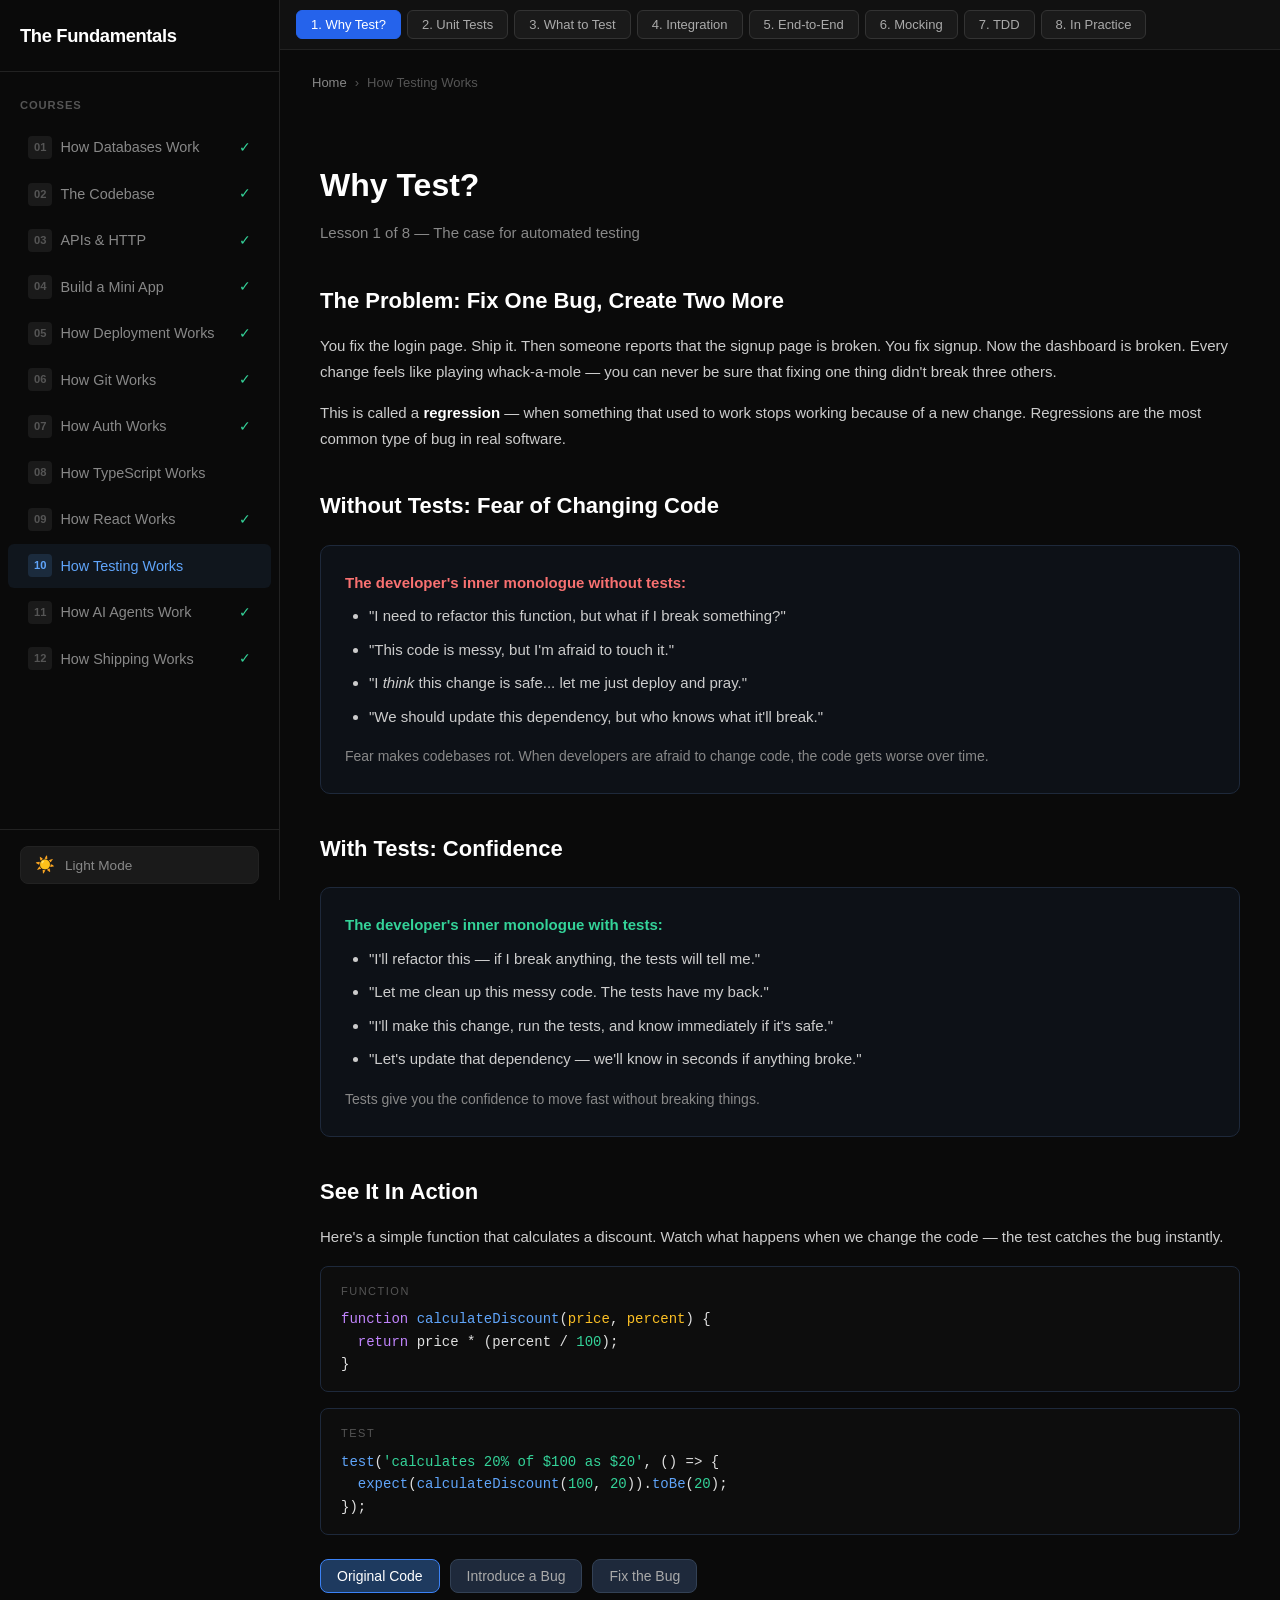
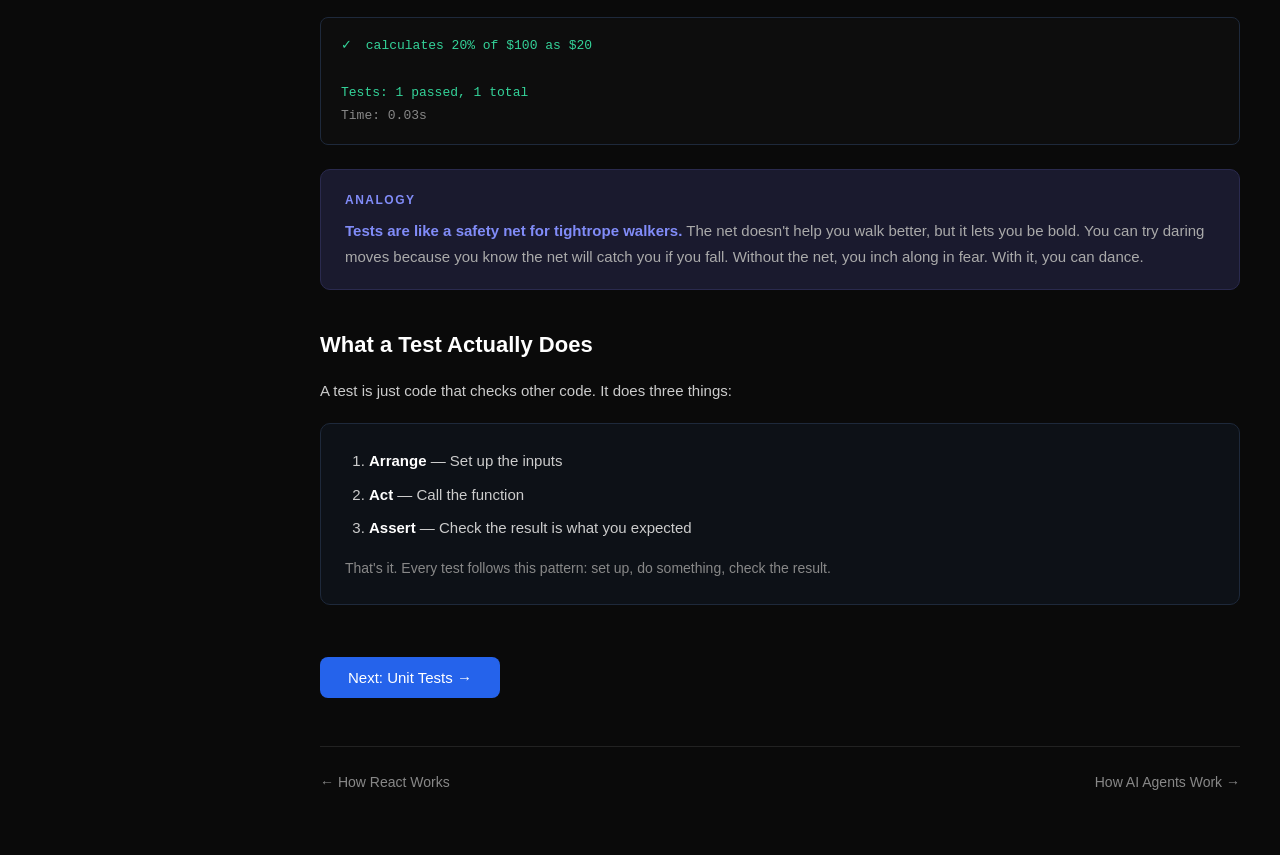
<file: lessons/testing.html>
<!DOCTYPE html>
<html lang="en">
<head>
<meta charset="UTF-8">
<meta name="viewport" content="width=device-width, initial-scale=1.0">
<meta name="description" content="Learn how testing works — unit tests, integration tests, end-to-end tests, mocking, and TDD.">
<link rel="icon" href="data:image/svg+xml,<svg xmlns='http://www.w3.org/2000/svg' viewBox='0 0 32 32'><rect x='2' y='4' width='28' height='5' rx='2' fill='%2334d399'/><rect x='2' y='11' width='28' height='5' rx='2' fill='%2360a5fa'/><rect x='2' y='18' width='28' height='5' rx='2' fill='%23c084fc'/><rect x='2' y='25' width='28' height='5' rx='2' fill='%23fbbf24'/></svg>">
<title>How Testing Works — The Fundamentals</title>
<link rel="stylesheet" href="/css/shared.css">
<style>
body {
  background: var(--bg-primary);
  color: var(--text-secondary);
  font-family: -apple-system, BlinkMacSystemFont, 'Segoe UI', sans-serif;
  line-height: 1.7;
  overflow-x: hidden;
}

/* -- Code blocks -- */
pre {
  background: var(--bg-code);
  border: 1px solid var(--border-secondary);
  border-radius: 8px;
  padding: 16px 20px;
  overflow-x: auto;
  margin: 16px 0;
  font-family: 'SF Mono', Monaco, monospace;
  font-size: 14px;
  line-height: 1.6;
}
code {
  font-family: 'SF Mono', Monaco, monospace;
  font-size: 13px;
}
.del { color: var(--accent-red); }
.add { color: var(--accent-green); }

/* -- Test result display -- */
.test-output {
  background: var(--bg-code);
  border: 1px solid var(--border-secondary);
  border-radius: 8px;
  padding: 16px 20px;
  font-family: 'SF Mono', Monaco, monospace;
  font-size: 13px;
  line-height: 1.8;
  margin: 16px 0;
  min-height: 60px;
}
.test-pass { color: var(--accent-green); }
.test-fail { color: var(--accent-red); }
.test-icon { margin-right: 6px; }

/* -- Code editor area -- */
.code-editor {
  background: var(--bg-code);
  border: 1px solid var(--border-secondary);
  border-radius: 8px;
  padding: 16px 20px;
  font-family: 'SF Mono', Monaco, monospace;
  font-size: 14px;
  line-height: 1.6;
  margin: 16px 0;
  position: relative;
}
.code-editor .editor-label {
  font-size: 11px;
  text-transform: uppercase;
  letter-spacing: 1.5px;
  color: var(--text-faint);
  margin-bottom: 8px;
  font-family: -apple-system, BlinkMacSystemFont, 'Segoe UI', sans-serif;
}

/* -- Pyramid -- */
.pyramid-container {
  display: flex;
  flex-direction: column;
  align-items: center;
  gap: 0;
  margin: 24px 0;
}
.pyramid-layer {
  padding: 16px 24px;
  text-align: center;
  cursor: pointer;
  transition: all 0.2s;
  border: 2px solid transparent;
  position: relative;
  color: var(--text-body);
  font-weight: 600;
  font-size: 14px;
}
.pyramid-layer:hover { opacity: 0.9; }
.pyramid-layer.selected {
  border-color: var(--text-primary);
  z-index: 2;
}
.pyramid-e2e {
  width: 160px;
  background: var(--bg-btn);
  border-radius: 8px 8px 0 0;
  border-bottom: 1px solid var(--border-btn);
}
.pyramid-integration {
  width: 260px;
  background: var(--bg-btn);
  border-bottom: 1px solid var(--border-btn);
}
.pyramid-unit {
  width: 380px;
  background: var(--bg-btn);
  border-radius: 0 0 8px 8px;
}
.pyramid-detail {
  background: var(--bg-card);
  border: 1px solid var(--border-secondary);
  border-radius: 10px;
  padding: 20px 24px;
  margin-top: 16px;
  max-width: 500px;
  width: 100%;
  display: none;
}
.pyramid-detail.visible { display: block; }

/* -- Trace flow -- */
.trace-flow {
  display: flex;
  flex-direction: column;
  gap: 0;
  margin: 20px 0;
}
.trace-step {
  display: flex;
  align-items: flex-start;
  gap: 16px;
  padding: 16px;
  border-radius: 10px;
  transition: all 0.3s;
  cursor: pointer;
}
.trace-step:hover { background: var(--bg-secondary); }
.trace-step.active-step { background: var(--bg-secondary); border: 1px solid var(--border-btn-selected); }
.trace-step.completed-step { opacity: 0.6; }
.trace-num {
  width: 32px;
  height: 32px;
  border-radius: 50%;
  background: var(--bg-btn);
  border: 2px solid var(--border-btn);
  display: flex;
  align-items: center;
  justify-content: center;
  font-size: 14px;
  font-weight: 700;
  color: var(--accent-blue);
  flex-shrink: 0;
  transition: all 0.3s;
}
.trace-step.active-step .trace-num {
  background: var(--bg-btn-selected);
  border-color: var(--border-btn-selected);
  box-shadow: 0 0 10px rgba(59,130,246,0.3);
}
.trace-step.completed-step .trace-num {
  background: var(--bg-tint-green);
  border-color: var(--accent-green);
  color: var(--accent-green);
}
.trace-content h4 { color: var(--text-primary); font-size: 15px; margin-bottom: 4px; }
.trace-content p { color: var(--text-muted); font-size: 13px; margin: 0; }
.trace-connector {
  width: 2px;
  height: 12px;
  background: var(--border-primary);
  margin-left: 31px;
}

/* -- Browser automation -- */
.browser-mockup {
  background: var(--bg-secondary);
  border: 1px solid var(--border-primary);
  border-radius: 12px;
  overflow: hidden;
  margin: 20px 0;
}
.browser-bar {
  background: var(--bg-tertiary);
  border-bottom: 1px solid var(--border-primary);
  padding: 8px 16px;
  display: flex;
  align-items: center;
  gap: 8px;
}
.browser-dots {
  display: flex;
  gap: 6px;
}
.browser-dot {
  width: 10px;
  height: 10px;
  border-radius: 50%;
}
.browser-dot.red { background: var(--accent-red); }
.browser-dot.yellow { background: var(--accent-yellow); }
.browser-dot.green { background: var(--accent-green); }
.browser-url {
  flex: 1;
  background: var(--bg-code);
  border: 1px solid var(--border-secondary);
  border-radius: 4px;
  padding: 4px 10px;
  font-size: 12px;
  color: var(--text-muted);
  font-family: 'SF Mono', Monaco, monospace;
}
.browser-content {
  padding: 24px;
  min-height: 200px;
  position: relative;
}
.browser-element {
  transition: all 0.3s;
}

/* -- TDD Cycle -- */
.tdd-cycle {
  display: flex;
  gap: 16px;
  justify-content: center;
  flex-wrap: wrap;
  margin: 24px 0;
}
.tdd-phase {
  background: var(--bg-secondary);
  border: 2px solid var(--border-primary);
  border-radius: 12px;
  padding: 20px 24px;
  text-align: center;
  min-width: 140px;
  cursor: pointer;
  transition: all 0.3s;
}
.tdd-phase:hover { border-color: var(--border-btn); }
.tdd-phase.active-phase { border-color: var(--border-btn-selected); }
.tdd-phase h4 { margin-bottom: 4px; font-size: 16px; }
.tdd-phase p { font-size: 13px; color: var(--text-muted); margin: 0; }
.tdd-red h4 { color: var(--accent-red); }
.tdd-green h4 { color: var(--accent-green); }
.tdd-refactor h4 { color: var(--accent-yellow); }
.tdd-phase.active-phase.tdd-red { border-color: var(--accent-red); background: rgba(248,113,113,0.05); }
.tdd-phase.active-phase.tdd-green { border-color: var(--accent-green); background: rgba(52,211,153,0.05); }
.tdd-phase.active-phase.tdd-refactor { border-color: var(--accent-yellow); background: rgba(251,191,36,0.05); }

/* -- Arrow connectors between TDD phases -- */
.tdd-arrow {
  display: flex;
  align-items: center;
  font-size: 24px;
  color: var(--text-faint);
}

/* -- Mock comparison -- */
.mock-compare {
  display: grid;
  grid-template-columns: 1fr 1fr;
  gap: 16px;
  margin: 16px 0;
}
.mock-panel {
  background: var(--bg-code);
  border: 1px solid var(--border-secondary);
  border-radius: 8px;
  padding: 16px;
}
.mock-panel h5 {
  font-size: 12px;
  color: var(--text-muted);
  text-transform: uppercase;
  letter-spacing: 1px;
  margin-bottom: 10px;
}
.mock-panel.active-mock {
  border-color: var(--border-btn-selected);
}

/* -- Fade-in animation -- */
.fade-in {
  animation: fadeIn 0.4s ease;
}
@keyframes fadeIn {
  from { opacity: 0; transform: translateY(12px); }
  to { opacity: 1; transform: translateY(0); }
}

/* -- Responsive -- */
@media (max-width: 640px) {
  .pyramid-unit { width: 100%; }
  .pyramid-integration { width: 85%; }
  .pyramid-e2e { width: 60%; }
  .tdd-cycle { flex-direction: column; align-items: center; }
  .tdd-arrow { transform: rotate(90deg); }
  .mock-compare { grid-template-columns: 1fr; }
}
</style>
</head>
<body>

<div class="sidebar-overlay" id="sidebar-overlay"></div>
<aside class="sidebar" id="sidebar">
  <div class="sidebar-header">
    <a href="/index.html" class="sidebar-logo">The Fundamentals</a>
  </div>
  <nav class="sidebar-nav">
    <div class="sidebar-section-title">Courses</div>
    <a href="/lessons/databases.html" class="sidebar-link" data-course="databases">
      <span class="sidebar-num">01</span> How Databases Work
    </a>
    <a href="/lessons/codebase.html" class="sidebar-link" data-course="codebase">
      <span class="sidebar-num">02</span> The Codebase
    </a>
    <a href="/lessons/apis.html" class="sidebar-link" data-course="apis">
      <span class="sidebar-num">03</span> APIs &amp; HTTP
    </a>
    <a href="/lessons/build.html" class="sidebar-link" data-course="build">
      <span class="sidebar-num">04</span> Build a Mini App
    </a>
    <a href="/lessons/deployment.html" class="sidebar-link" data-course="deployment">
      <span class="sidebar-num">05</span> How Deployment Works
    </a>
    <a href="/lessons/git.html" class="sidebar-link" data-course="git">
      <span class="sidebar-num">06</span> How Git Works
    </a>
    <a href="/lessons/authentication.html" class="sidebar-link" data-course="authentication">
      <span class="sidebar-num">07</span> How Auth Works
    </a>
    <a href="/lessons/typescript.html" class="sidebar-link" data-course="typescript">
      <span class="sidebar-num">08</span> How TypeScript Works
    </a>
    <a href="/lessons/react.html" class="sidebar-link" data-course="react">
      <span class="sidebar-num">09</span> How React Works
    </a>
    <a href="/lessons/testing.html" class="sidebar-link" data-course="testing" aria-current="page">
      <span class="sidebar-num">10</span> How Testing Works
    </a>
    <a href="/lessons/ai-agents.html" class="sidebar-link" data-course="ai-agents">
      <span class="sidebar-num">11</span> How AI Agents Work
    </a>
    <a href="/lessons/shipping.html" class="sidebar-link" data-course="shipping">
      <span class="sidebar-num">12</span> How Shipping Works
    </a>
  </nav>
  <div class="sidebar-footer">
    <button class="theme-toggle" id="theme-toggle">
      <span class="theme-icon" id="theme-icon">☀️</span>
      <span class="theme-label" id="theme-label">Light Mode</span>
    </button>
  </div>
</aside>
<button class="sidebar-toggle" id="sidebar-toggle">☰</button>

<div class="content-wrapper">

<div class="breadcrumb"><a href="/index.html">Home</a><span class="sep">›</span><span>How Testing Works</span></div>

<!-- Top Nav -->
<nav class="top-nav" id="topNav">
  <button class="nav-btn active" onclick="goToLesson(0)">1. Why Test?</button>
  <button class="nav-btn" onclick="goToLesson(1)">2. Unit Tests</button>
  <button class="nav-btn" onclick="goToLesson(2)">3. What to Test</button>
  <button class="nav-btn" onclick="goToLesson(3)">4. Integration</button>
  <button class="nav-btn" onclick="goToLesson(4)">5. End-to-End</button>
  <button class="nav-btn" onclick="goToLesson(5)">6. Mocking</button>
  <button class="nav-btn" onclick="goToLesson(6)">7. TDD</button>
  <button class="nav-btn" onclick="goToLesson(7)">8. In Practice</button>
</nav>

<div class="container">

<!-- ============================================================
     LESSON 1: WHY TEST?
     ============================================================ -->
<div class="lesson active" id="lesson0">
  <h1>Why Test?</h1>
  <p class="subtitle">Lesson 1 of 8 &mdash; The case for automated testing</p>

  <h2>The Problem: Fix One Bug, Create Two More</h2>
  <p>You fix the login page. Ship it. Then someone reports that the signup page is broken. You fix signup. Now the dashboard is broken. Every change feels like playing whack-a-mole &mdash; you can never be sure that fixing one thing didn't break three others.</p>

  <p>This is called a <strong style="color:var(--text-primary);">regression</strong> &mdash; when something that used to work stops working because of a new change. Regressions are the most common type of bug in real software.</p>

  <h2>Without Tests: Fear of Changing Code</h2>
  <div class="card">
    <p style="margin-bottom:8px; color:var(--accent-red); font-weight:600;">The developer's inner monologue without tests:</p>
    <ul>
      <li>"I need to refactor this function, but what if I break something?"</li>
      <li>"This code is messy, but I'm afraid to touch it."</li>
      <li>"I <em>think</em> this change is safe... let me just deploy and pray."</li>
      <li>"We should update this dependency, but who knows what it'll break."</li>
    </ul>
    <p style="margin-bottom:0; color:var(--text-muted); font-size:14px;">Fear makes codebases rot. When developers are afraid to change code, the code gets worse over time.</p>
  </div>

  <h2>With Tests: Confidence</h2>
  <div class="card">
    <p style="margin-bottom:8px; color:var(--accent-green); font-weight:600;">The developer's inner monologue with tests:</p>
    <ul>
      <li>"I'll refactor this &mdash; if I break anything, the tests will tell me."</li>
      <li>"Let me clean up this messy code. The tests have my back."</li>
      <li>"I'll make this change, run the tests, and know immediately if it's safe."</li>
      <li>"Let's update that dependency &mdash; we'll know in seconds if anything broke."</li>
    </ul>
    <p style="margin-bottom:0; color:var(--text-muted); font-size:14px;">Tests give you the confidence to move fast without breaking things.</p>
  </div>

  <h2>See It In Action</h2>
  <p>Here's a simple function that calculates a discount. Watch what happens when we change the code &mdash; the test catches the bug instantly.</p>

  <div class="code-editor">
    <div class="editor-label">Function</div>
    <pre id="whyTestCode" style="margin:0; border:none; padding:0; background:transparent;"><span class="kw">function</span> <span class="fn">calculateDiscount</span>(<span class="typ">price</span>, <span class="typ">percent</span>) {
  <span class="kw">return</span> price * (percent / <span class="str">100</span>);
}</pre>
  </div>

  <div class="code-editor">
    <div class="editor-label">Test</div>
    <pre style="margin:0; border:none; padding:0; background:transparent;"><span class="fn">test</span>(<span class="str">'calculates 20% of $100 as $20'</span>, () => {
  <span class="fn">expect</span>(<span class="fn">calculateDiscount</span>(<span class="str">100</span>, <span class="str">20</span>)).<span class="fn">toBe</span>(<span class="str">20</span>);
});</pre>
  </div>

  <div class="btn-row">
    <button class="ibtn selected" onclick="whyTestDemo('original', this)">Original Code</button>
    <button class="ibtn" onclick="whyTestDemo('broken', this)">Introduce a Bug</button>
    <button class="ibtn" onclick="whyTestDemo('fixed', this)">Fix the Bug</button>
  </div>

  <div class="test-output" id="whyTestOutput">
    <span class="test-pass"><span class="test-icon">&#10003;</span> calculates 20% of $100 as $20</span><br>
    <br>
    <span class="test-pass">Tests: 1 passed, 1 total</span><br>
    <span style="color:var(--text-muted);">Time: 0.03s</span>
  </div>

  <div class="analogy">
    <div class="analogy-label">Analogy</div>
    <p><strong>Tests are like a safety net for tightrope walkers.</strong> The net doesn't help you walk better, but it lets you be bold. You can try daring moves because you know the net will catch you if you fall. Without the net, you inch along in fear. With it, you can dance.</p>
  </div>

  <h2>What a Test Actually Does</h2>
  <p>A test is just code that checks other code. It does three things:</p>
  <div class="card">
    <ol>
      <li><strong style="color:var(--text-primary);">Arrange</strong> &mdash; Set up the inputs</li>
      <li><strong style="color:var(--text-primary);">Act</strong> &mdash; Call the function</li>
      <li><strong style="color:var(--text-primary);">Assert</strong> &mdash; Check the result is what you expected</li>
    </ol>
    <p style="margin-top:12px; margin-bottom:0; color:var(--text-muted); font-size:14px;">That's it. Every test follows this pattern: set up, do something, check the result.</p>
  </div>

  <button class="next-btn" onclick="goToLesson(1)">Next: Unit Tests &rarr;</button>
</div>

<!-- ============================================================
     LESSON 2: UNIT TESTS
     ============================================================ -->
<div class="lesson" id="lesson1">
  <h1>Unit Tests</h1>
  <p class="subtitle">Lesson 2 of 8 &mdash; Testing one function at a time</p>

  <h2>What Is a Unit Test?</h2>
  <p>A <strong style="color:var(--text-primary);">unit test</strong> tests a single function in isolation. You give it inputs and check that the output is correct. No database, no network, no UI &mdash; just the function and its logic.</p>

  <p>Think of it like testing a single brick before building a wall. You want to make sure each brick is solid on its own.</p>

  <h2>The Anatomy of a Test</h2>
  <p>Paperclip uses <strong style="color:var(--text-primary);">Vitest</strong> &mdash; a modern, fast testing framework. Here's what a test looks like:</p>

  <div class="card-dark">
    <pre class="code-block"><span class="kw">import</span> { <span class="fn">describe</span>, <span class="fn">it</span>, <span class="fn">expect</span> } <span class="kw">from</span> <span class="str">'vitest'</span>;
<span class="kw">import</span> { <span class="fn">calculateBudgetRemaining</span> } <span class="kw">from</span> <span class="str">'./budget'</span>;

<span class="fn">describe</span>(<span class="str">'calculateBudgetRemaining'</span>, () => {
  <span class="fn">it</span>(<span class="str">'returns remaining budget after spending'</span>, () => {
    <span class="kw">const</span> result = <span class="fn">calculateBudgetRemaining</span>(<span class="str">1000</span>, <span class="str">350</span>);
    <span class="fn">expect</span>(result).<span class="fn">toBe</span>(<span class="str">650</span>);
  });

  <span class="fn">it</span>(<span class="str">'returns zero when budget is fully spent'</span>, () => {
    <span class="kw">const</span> result = <span class="fn">calculateBudgetRemaining</span>(<span class="str">500</span>, <span class="str">500</span>);
    <span class="fn">expect</span>(result).<span class="fn">toBe</span>(<span class="str">0</span>);
  });

  <span class="fn">it</span>(<span class="str">'never returns negative (clamps to zero)'</span>, () => {
    <span class="kw">const</span> result = <span class="fn">calculateBudgetRemaining</span>(<span class="str">100</span>, <span class="str">200</span>);
    <span class="fn">expect</span>(result).<span class="fn">toBe</span>(<span class="str">0</span>);
  });
});</pre>
  </div>

  <p>Let's break down the key parts:</p>
  <div class="card">
    <ul>
      <li><code>describe</code> &mdash; Groups related tests together (like a folder)</li>
      <li><code>it</code> &mdash; Defines a single test case (reads like "it should...")</li>
      <li><code>expect</code> &mdash; Makes an assertion: "I expect this value to be..."</li>
      <li><code>.toBe()</code> &mdash; The matcher: checks if the value equals what you expect</li>
    </ul>
  </div>

  <h2>Try It: Pass or Fail?</h2>
  <p>Here's the <code>calculateBudgetRemaining</code> function. Modify it and see if the tests pass or fail.</p>

  <div class="code-editor">
    <div class="editor-label">budget.ts</div>
    <pre id="unitFnCode" style="margin:0; border:none; padding:0; background:transparent;"><span class="kw">export function</span> <span class="fn">calculateBudgetRemaining</span>(<span class="typ">budget</span>: <span class="typ">number</span>, <span class="typ">spent</span>: <span class="typ">number</span>): <span class="typ">number</span> {
  <span class="kw">const</span> remaining = budget - spent;
  <span class="kw">return</span> Math.<span class="fn">max</span>(<span class="str">0</span>, remaining);
}</pre>
  </div>

  <div class="btn-row">
    <button class="ibtn selected" onclick="unitTestDemo('correct', this)">Correct Version</button>
    <button class="ibtn" onclick="unitTestDemo('no-clamp', this)">Remove the clamp</button>
    <button class="ibtn" onclick="unitTestDemo('wrong-math', this)">Wrong math (+ instead of -)</button>
  </div>

  <div class="test-output" id="unitTestOutput">
    <span class="test-pass"><span class="test-icon">&#10003;</span> returns remaining budget after spending</span><br>
    <span class="test-pass"><span class="test-icon">&#10003;</span> returns zero when budget is fully spent</span><br>
    <span class="test-pass"><span class="test-icon">&#10003;</span> never returns negative (clamps to zero)</span><br>
    <br>
    <span class="test-pass">Tests: 3 passed, 3 total</span><br>
    <span style="color:var(--text-muted);">Time: 0.02s</span>
  </div>

  <h2>Common Matchers</h2>
  <p>Vitest (and Jest) give you many ways to check values:</p>
  <div class="card-dark">
    <pre class="code-block"><span class="fn">expect</span>(value).<span class="fn">toBe</span>(<span class="str">42</span>);              <span class="cmt">// exact equality</span>
<span class="fn">expect</span>(value).<span class="fn">toEqual</span>({ <span class="typ">name</span>: <span class="str">'Jared'</span> }); <span class="cmt">// deep equality (objects)</span>
<span class="fn">expect</span>(value).<span class="fn">toBeTruthy</span>();           <span class="cmt">// not null/undefined/false/0</span>
<span class="fn">expect</span>(value).<span class="fn">toBeNull</span>();             <span class="cmt">// is null</span>
<span class="fn">expect</span>(value).<span class="fn">toContain</span>(<span class="str">'hello'</span>);     <span class="cmt">// string or array contains</span>
<span class="fn">expect</span>(value).<span class="fn">toThrow</span>();              <span class="cmt">// function throws an error</span>
<span class="fn">expect</span>(value).<span class="fn">toHaveLength</span>(<span class="str">3</span>);        <span class="cmt">// array/string length</span></pre>
  </div>

  <div class="analogy">
    <div class="analogy-label">Key Idea</div>
    <p><strong>Unit tests are fast &mdash; really fast.</strong> A typical project runs hundreds of unit tests in under a second. That speed is crucial: you want to run tests every time you save a file and get instant feedback.</p>
  </div>

  <button class="next-btn" onclick="goToLesson(2)">Next: What to Test &rarr;</button>
</div>

<!-- ============================================================
     LESSON 3: WHAT TO TEST (AND WHAT NOT TO)
     ============================================================ -->
<div class="lesson" id="lesson2">
  <h1>What to Test (and What Not To)</h1>
  <p class="subtitle">Lesson 3 of 8 &mdash; Focusing your testing effort</p>

  <h2>Test Behavior, Not Implementation</h2>
  <p>A common mistake: testing <em>how</em> code works internally instead of <em>what</em> it does. If you test implementation details, your tests break every time you refactor &mdash; even when the behavior is the same.</p>

  <div class="card">
    <p style="color:var(--accent-red); font-weight:600; margin-bottom:12px;">Bad: Testing implementation</p>
    <pre style="margin:0;"><span class="cmt">// This test breaks if you rename the internal variable</span>
<span class="fn">expect</span>(calculator._internalSum).<span class="fn">toBe</span>(<span class="str">42</span>);</pre>
  </div>

  <div class="card">
    <p style="color:var(--accent-green); font-weight:600; margin-bottom:12px;">Good: Testing behavior</p>
    <pre style="margin:0;"><span class="cmt">// This test survives refactoring — it only checks the output</span>
<span class="fn">expect</span>(<span class="fn">calculator.getTotal</span>()).<span class="fn">toBe</span>(<span class="str">42</span>);</pre>
  </div>

  <h2>The Testing Pyramid</h2>
  <p>Not all tests are created equal. The testing pyramid shows you how many of each type to write. Click each layer to learn more.</p>

  <div class="pyramid-container">
    <div class="pyramid-layer pyramid-e2e" onclick="selectPyramidLayer('e2e', this)">E2E Tests</div>
    <div class="pyramid-layer pyramid-integration" onclick="selectPyramidLayer('integration', this)">Integration Tests</div>
    <div class="pyramid-layer pyramid-unit" onclick="selectPyramidLayer('unit', this)">Unit Tests</div>

    <div class="pyramid-detail" id="pyramidDetail">
      <div id="pyramidDetailContent"></div>
    </div>
  </div>

  <h2>What NOT to Test</h2>
  <p>Testing everything is a waste of time. Skip these:</p>
  <div class="card">
    <ul>
      <li><strong style="color:var(--text-primary);">Framework code</strong> &mdash; Don't test that React renders a component. React's own tests handle that.</li>
      <li><strong style="color:var(--text-primary);">Trivial getters/setters</strong> &mdash; <code>getName() { return this.name; }</code> doesn't need a test.</li>
      <li><strong style="color:var(--text-primary);">Third-party libraries</strong> &mdash; Don't test that <code>lodash.sortBy</code> works. Trust the library.</li>
      <li><strong style="color:var(--text-primary);">Exact CSS/UI layout</strong> &mdash; "Is this button exactly 42px wide?" is a fragile, low-value test.</li>
    </ul>
  </div>

  <h2>What TO Test</h2>
  <div class="card">
    <ul>
      <li><strong style="color:var(--accent-green);">Business logic</strong> &mdash; Calculations, rules, validations. This is where bugs have the biggest impact.</li>
      <li><strong style="color:var(--accent-green);">Edge cases</strong> &mdash; What happens with zero? With null? With a huge number? With an empty string?</li>
      <li><strong style="color:var(--accent-green);">Public API contracts</strong> &mdash; "Given this input, does this function return the right output?"</li>
      <li><strong style="color:var(--accent-green);">Error handling</strong> &mdash; Does the code fail gracefully when things go wrong?</li>
      <li><strong style="color:var(--accent-green);">Integration points</strong> &mdash; Where your code talks to other systems (database, APIs).</li>
    </ul>
  </div>

  <div class="analogy">
    <div class="analogy-label">Rule of Thumb</div>
    <p><strong>Test the things that would embarrass you if they broke in production.</strong> If a bug in a function would cause users to see wrong data, lose money, or be unable to log in &mdash; that function needs tests.</p>
  </div>

  <button class="next-btn" onclick="goToLesson(3)">Next: Integration Tests &rarr;</button>
</div>

<!-- ============================================================
     LESSON 4: INTEGRATION TESTS
     ============================================================ -->
<div class="lesson" id="lesson3">
  <h1>Integration Tests</h1>
  <p class="subtitle">Lesson 4 of 8 &mdash; Testing pieces working together</p>

  <h2>Beyond Single Functions</h2>
  <p>Unit tests check individual functions. But what about when those functions work together? An <strong style="color:var(--text-primary);">integration test</strong> tests multiple pieces of your system as a group: send an HTTP request, hit the route handler, which calls the service, which talks to the database, and check the response.</p>

  <h2>A Paperclip Example</h2>
  <p>Let's test the endpoint that creates a new issue. This test exercises the full stack: HTTP layer, route handler, service logic, and database.</p>

  <div class="card-dark">
    <pre class="code-block"><span class="kw">import</span> { <span class="fn">describe</span>, <span class="fn">it</span>, <span class="fn">expect</span> } <span class="kw">from</span> <span class="str">'vitest'</span>;
<span class="kw">import</span> { <span class="fn">app</span> } <span class="kw">from</span> <span class="str">'../src/app'</span>;

<span class="fn">describe</span>(<span class="str">'POST /api/issues'</span>, () => {
  <span class="fn">it</span>(<span class="str">'creates a task and returns it'</span>, <span class="kw">async</span> () => {
    <span class="kw">const</span> response = <span class="kw">await</span> app.<span class="fn">request</span>(<span class="str">'/api/issues'</span>, {
      <span class="typ">method</span>: <span class="str">'POST'</span>,
      <span class="typ">headers</span>: { <span class="str">'Content-Type'</span>: <span class="str">'application/json'</span> },
      <span class="typ">body</span>: <span class="fn">JSON.stringify</span>({
        <span class="typ">title</span>: <span class="str">'Fix search bar'</span>,
        <span class="typ">status</span>: <span class="str">'todo'</span>,
        <span class="typ">agentId</span>: <span class="str">'agent-1'</span>,
      }),
    });

    <span class="fn">expect</span>(response.<span class="typ">status</span>).<span class="fn">toBe</span>(<span class="str">201</span>);

    <span class="kw">const</span> task = <span class="kw">await</span> response.<span class="fn">json</span>();
    <span class="fn">expect</span>(task.<span class="typ">title</span>).<span class="fn">toBe</span>(<span class="str">'Fix search bar'</span>);
    <span class="fn">expect</span>(task.<span class="typ">status</span>).<span class="fn">toBe</span>(<span class="str">'todo'</span>);
    <span class="fn">expect</span>(task.<span class="typ">id</span>).<span class="fn">toBeDefined</span>();
  });
});</pre>
  </div>

  <h2>Trace the Request</h2>
  <p>Click each step to see what happens when this integration test runs:</p>

  <div class="trace-flow" id="traceFlow">
    <div class="trace-step active-step" onclick="selectTraceStep(0)">
      <div class="trace-num">1</div>
      <div class="trace-content">
        <h4>HTTP Request</h4>
        <p>Test sends POST /api/issues with JSON body</p>
      </div>
    </div>
    <div class="trace-connector"></div>
    <div class="trace-step" onclick="selectTraceStep(1)">
      <div class="trace-num">2</div>
      <div class="trace-content">
        <h4>Route Handler</h4>
        <p>Server matches the route, parses the body</p>
      </div>
    </div>
    <div class="trace-connector"></div>
    <div class="trace-step" onclick="selectTraceStep(2)">
      <div class="trace-num">3</div>
      <div class="trace-content">
        <h4>Service Layer</h4>
        <p>Business logic validates and processes the task</p>
      </div>
    </div>
    <div class="trace-connector"></div>
    <div class="trace-step" onclick="selectTraceStep(3)">
      <div class="trace-num">4</div>
      <div class="trace-content">
        <h4>Database</h4>
        <p>INSERT INTO issues (...) — task is persisted</p>
      </div>
    </div>
    <div class="trace-connector"></div>
    <div class="trace-step" onclick="selectTraceStep(4)">
      <div class="trace-num">5</div>
      <div class="trace-content">
        <h4>Response</h4>
        <p>201 Created + JSON body with the new task</p>
      </div>
    </div>
  </div>

  <div class="card fade-in" id="traceDetail">
    <div id="traceDetailContent">
      <p style="color:var(--accent-blue); font-weight:600; margin-bottom:8px;">Step 1: HTTP Request</p>
      <p>The test acts like a client &mdash; it sends a real HTTP POST request to <code>/api/issues</code> with a JSON body containing <code>title</code>, <code>status</code>, and <code>agentId</code>. The test framework creates an in-memory server, so no actual network call is made &mdash; but the server processes it exactly like a real request.</p>
      <pre style="margin-bottom:0;"><span class="fn">POST</span> <span class="str">/api/issues</span>
<span class="typ">Content-Type</span>: <span class="str">application/json</span>

{
  <span class="str">"title"</span>: <span class="str">"Fix search bar"</span>,
  <span class="str">"status"</span>: <span class="str">"todo"</span>,
  <span class="str">"agentId"</span>: <span class="str">"agent-1"</span>
}</pre>
    </div>
  </div>

  <h2>Why Integration Tests Matter</h2>
  <div class="card">
    <p style="margin-bottom:8px;">Unit tests verify each brick is solid. Integration tests verify <strong style="color:var(--text-primary);">the bricks fit together</strong>. You could have perfect bricks that don't connect &mdash; integration tests catch those gaps.</p>
    <ul style="margin-bottom:0;">
      <li>Does the route actually call the right service function?</li>
      <li>Does the database query return data in the format the API expects?</li>
      <li>Does error handling work end-to-end (bad input to error response)?</li>
    </ul>
  </div>

  <div class="analogy">
    <div class="analogy-label">Analogy</div>
    <p><strong>Unit tests are like testing each instrument in an orchestra individually. Integration tests are like a rehearsal</strong> &mdash; you check that the violins and cellos sound good together, that the timing is right, that the conductor's cues actually work.</p>
  </div>

  <button class="next-btn" onclick="goToLesson(4)">Next: End-to-End Tests &rarr;</button>
</div>

<!-- ============================================================
     LESSON 5: END-TO-END TESTS
     ============================================================ -->
<div class="lesson" id="lesson4">
  <h1>End-to-End Tests</h1>
  <p class="subtitle">Lesson 5 of 8 &mdash; Testing from the user's perspective</p>

  <h2>The Full Picture</h2>
  <p>An <strong style="color:var(--text-primary);">end-to-end (E2E) test</strong> tests your entire application from the user's perspective. It opens a real browser, clicks real buttons, fills in real forms, and verifies what actually appears on screen.</p>

  <p>Paperclip uses <strong style="color:var(--text-primary);">Playwright</strong> &mdash; a tool that automates browser actions. You write code that says "go to this page, click this button, type in this field, check that this text appears."</p>

  <h2>A Playwright Test</h2>
  <div class="card-dark">
    <pre class="code-block"><span class="kw">import</span> { <span class="fn">test</span>, <span class="fn">expect</span> } <span class="kw">from</span> <span class="str">'@playwright/test'</span>;

<span class="fn">test</span>(<span class="str">'can create a new agent'</span>, <span class="kw">async</span> ({ <span class="typ">page</span> }) => {
  <span class="cmt">// Navigate to the agents page</span>
  <span class="kw">await</span> page.<span class="fn">goto</span>(<span class="str">'http://localhost:3000/agents'</span>);

  <span class="cmt">// Click the "New Agent" button</span>
  <span class="kw">await</span> page.<span class="fn">click</span>(<span class="str">'button:has-text("New Agent")'</span>);

  <span class="cmt">// Fill in the form</span>
  <span class="kw">await</span> page.<span class="fn">fill</span>(<span class="str">'input[name="name"]'</span>, <span class="str">'Research Bot'</span>);
  <span class="kw">await</span> page.<span class="fn">fill</span>(<span class="str">'input[name="budget"]'</span>, <span class="str">'500'</span>);
  <span class="kw">await</span> page.<span class="fn">selectOption</span>(<span class="str">'select[name="model"]'</span>, <span class="str">'claude-sonnet'</span>);

  <span class="cmt">// Submit the form</span>
  <span class="kw">await</span> page.<span class="fn">click</span>(<span class="str">'button:has-text("Create Agent")'</span>);

  <span class="cmt">// Verify the new agent appears on the page</span>
  <span class="kw">await</span> <span class="fn">expect</span>(page.<span class="fn">locator</span>(<span class="str">'text=Research Bot'</span>)).<span class="fn">toBeVisible</span>();
});</pre>
  </div>

  <h2>Browser Automation Steps</h2>
  <p>Click each step to see what the browser does:</p>

  <div class="btn-row" id="e2eStepBtns">
    <button class="ibtn selected" onclick="e2eStep(0, this)">1. Navigate</button>
    <button class="ibtn" onclick="e2eStep(1, this)">2. Click Button</button>
    <button class="ibtn" onclick="e2eStep(2, this)">3. Fill Form</button>
    <button class="ibtn" onclick="e2eStep(3, this)">4. Submit</button>
    <button class="ibtn" onclick="e2eStep(4, this)">5. Verify</button>
  </div>

  <div class="browser-mockup">
    <div class="browser-bar">
      <div class="browser-dots">
        <div class="browser-dot red"></div>
        <div class="browser-dot yellow"></div>
        <div class="browser-dot green"></div>
      </div>
      <div class="browser-url" id="e2eBrowserUrl">localhost:3000/agents</div>
    </div>
    <div class="browser-content" id="e2eBrowserContent">
      <div style="display:flex; justify-content:space-between; align-items:center; margin-bottom:20px;">
        <h3 style="color:var(--text-primary); margin:0; font-size:20px;">Agents</h3>
        <button class="ibtn" id="e2eNewAgentBtn" style="pointer-events:none;">+ New Agent</button>
      </div>
      <div id="e2eAgentList">
        <div style="padding:12px; background:var(--bg-code); border-radius:8px; margin-bottom:8px; display:flex; justify-content:space-between;">
          <span style="color:var(--text-primary);">Code Review Bot</span>
          <span style="color:var(--text-muted); font-size:13px;">$200 budget</span>
        </div>
        <div style="padding:12px; background:var(--bg-code); border-radius:8px; display:flex; justify-content:space-between;">
          <span style="color:var(--text-primary);">Bug Fixer</span>
          <span style="color:var(--text-muted); font-size:13px;">$300 budget</span>
        </div>
      </div>
      <div id="e2eForm" style="display:none; margin-top:16px; padding:16px; background:var(--bg-code); border-radius:8px; border:1px solid var(--border-secondary);">
        <h4 style="color:var(--text-primary); margin:0 0 12px; font-size:15px;">Create New Agent</h4>
        <div style="margin-bottom:8px;">
          <label style="font-size:12px; color:var(--text-muted); display:block; margin-bottom:4px;">Name</label>
          <div id="e2eNameField" style="background:var(--bg-secondary); border:1px solid var(--border-primary); border-radius:4px; padding:6px 10px; color:var(--text-body); font-size:14px; min-height:28px;"></div>
        </div>
        <div style="margin-bottom:8px;">
          <label style="font-size:12px; color:var(--text-muted); display:block; margin-bottom:4px;">Budget ($)</label>
          <div id="e2eBudgetField" style="background:var(--bg-secondary); border:1px solid var(--border-primary); border-radius:4px; padding:6px 10px; color:var(--text-body); font-size:14px; min-height:28px;"></div>
        </div>
        <div style="margin-bottom:12px;">
          <label style="font-size:12px; color:var(--text-muted); display:block; margin-bottom:4px;">Model</label>
          <div id="e2eModelField" style="background:var(--bg-secondary); border:1px solid var(--border-primary); border-radius:4px; padding:6px 10px; color:var(--text-body); font-size:14px; min-height:28px;"></div>
        </div>
        <button class="ibtn" id="e2eSubmitBtn" style="pointer-events:none; background:var(--accent-blue-bg); border-color:var(--accent-blue-bg); color:var(--text-primary);">Create Agent</button>
      </div>
      <div id="e2eNewAgent" style="display:none; padding:12px; background:var(--bg-code); border-radius:8px; margin-top:8px; display:none; border:2px solid var(--accent-green);">
        <div style="display:flex; justify-content:space-between;">
          <span style="color:var(--accent-green); font-weight:600;">Research Bot</span>
          <span style="color:var(--text-muted); font-size:13px;">$500 budget</span>
        </div>
      </div>
    </div>
  </div>

  <div class="card" id="e2eStepDescription">
    <p style="color:var(--accent-blue); font-weight:600; margin-bottom:8px;">Step 1: Navigate</p>
    <p style="margin-bottom:0;"><code>await page.goto('http://localhost:3000/agents')</code><br><br>Playwright opens the browser and navigates to the agents page. The page loads and shows the list of existing agents.</p>
  </div>

  <h2>E2E Tests Are Slow but Powerful</h2>
  <div class="card">
    <ul>
      <li><strong style="color:var(--accent-green);">Pro:</strong> Tests exactly what users experience &mdash; if the E2E test passes, the feature works for real users</li>
      <li><strong style="color:var(--accent-green);">Pro:</strong> Catches bugs that unit and integration tests miss (CSS hiding a button, broken navigation)</li>
      <li><strong style="color:var(--accent-red);">Con:</strong> Slow &mdash; each test takes seconds, not milliseconds</li>
      <li><strong style="color:var(--accent-red);">Con:</strong> Flaky &mdash; timing issues can cause tests to randomly fail</li>
      <li><strong style="color:var(--accent-red);">Con:</strong> Expensive to maintain &mdash; UI changes break E2E tests</li>
    </ul>
    <p style="margin-top:12px; margin-bottom:0; color:var(--text-muted); font-size:14px;">This is why the testing pyramid says to write <em>few</em> E2E tests &mdash; just enough to cover the critical user journeys.</p>
  </div>

  <button class="next-btn" onclick="goToLesson(5)">Next: Mocking &amp; Fixtures &rarr;</button>
</div>

<!-- ============================================================
     LESSON 6: MOCKING & FIXTURES
     ============================================================ -->
<div class="lesson" id="lesson5">
  <h1>Mocking &amp; Fixtures</h1>
  <p class="subtitle">Lesson 6 of 8 &mdash; Faking the things you can't (or don't want to) use for real</p>

  <h2>The Problem: Real Dependencies Are Messy</h2>
  <p>When you test a function that calls the database, you have a choice: use the real database, or fake it. Real databases are slow, require setup, and can have leftover data from other tests. External APIs cost money and might be down. Sometimes faking is better.</p>

  <h2>What Is a Mock?</h2>
  <p>A <strong style="color:var(--text-primary);">mock</strong> is a fake version of something real. Instead of calling the actual database, your test calls a mock that instantly returns pre-defined data. Same interface, no side effects.</p>

  <h2>See the Difference</h2>
  <p>Click to switch between a test with a real DB call and the same test using a mock:</p>

  <div class="btn-row">
    <button class="ibtn selected" onclick="showMockVersion('real', this)">With Real DB</button>
    <button class="ibtn" onclick="showMockVersion('mocked', this)">With Mock</button>
  </div>

  <div class="mock-compare" id="mockCompare">
    <div class="mock-panel active-mock" id="mockPanelLeft">
      <h5 id="mockLeftTitle">Test (Real Database)</h5>
      <pre id="mockLeftCode" style="margin:0; border:none; padding:0; background:transparent; font-size:13px;"><span class="fn">it</span>(<span class="str">'fetches agent by id'</span>, <span class="kw">async</span> () => {
  <span class="cmt">// Arrange: insert real data into the DB</span>
  <span class="kw">await</span> db.<span class="fn">insert</span>(agents).<span class="fn">values</span>({
    <span class="typ">id</span>: <span class="str">'agent-1'</span>,
    <span class="typ">name</span>: <span class="str">'Research Bot'</span>,
    <span class="typ">budget</span>: <span class="str">500</span>,
  });

  <span class="cmt">// Act</span>
  <span class="kw">const</span> result = <span class="kw">await</span> <span class="fn">getAgent</span>(<span class="str">'agent-1'</span>);

  <span class="cmt">// Assert</span>
  <span class="fn">expect</span>(result.<span class="typ">name</span>).<span class="fn">toBe</span>(<span class="str">'Research Bot'</span>);
});</pre>
    </div>
    <div class="mock-panel" id="mockPanelRight">
      <h5 id="mockRightTitle">Characteristics</h5>
      <div id="mockRightContent" style="font-size:13px; color:var(--text-body); line-height:1.8;">
        <p style="margin-bottom:8px;"><span style="color:var(--accent-red);">Slow:</span> Has to connect to a real database</p>
        <p style="margin-bottom:8px;"><span style="color:var(--accent-red);">Setup:</span> Requires a running DB instance</p>
        <p style="margin-bottom:8px;"><span style="color:var(--accent-red);">Cleanup:</span> Need to delete test data afterward</p>
        <p style="margin-bottom:0;"><span style="color:var(--accent-green);">Realistic:</span> Tests the real database behavior</p>
      </div>
    </div>
  </div>

  <h2>Fixtures: Pre-Built Test Data</h2>
  <p>A <strong style="color:var(--text-primary);">fixture</strong> is pre-built test data you reuse across tests. Instead of creating test data from scratch in every test, you define it once:</p>

  <div class="card-dark">
    <pre class="code-block"><span class="cmt">// fixtures/agents.ts</span>
<span class="kw">export const</span> <span class="typ">testAgent</span> = {
  <span class="typ">id</span>: <span class="str">'agent-1'</span>,
  <span class="typ">name</span>: <span class="str">'Research Bot'</span>,
  <span class="typ">budget</span>: <span class="str">500</span>,
  <span class="typ">model</span>: <span class="str">'claude-sonnet'</span>,
  <span class="typ">status</span>: <span class="str">'active'</span>,
};

<span class="kw">export const</span> <span class="typ">testIssue</span> = {
  <span class="typ">id</span>: <span class="str">'issue-1'</span>,
  <span class="typ">title</span>: <span class="str">'Fix search bar'</span>,
  <span class="typ">status</span>: <span class="str">'todo'</span>,
  <span class="typ">agentId</span>: <span class="str">'agent-1'</span>,
};

<span class="cmt">// Then in your tests:</span>
<span class="fn">it</span>(<span class="str">'assigns issue to agent'</span>, () => {
  <span class="kw">const</span> result = <span class="fn">assignIssue</span>(testIssue, testAgent);
  <span class="fn">expect</span>(result.<span class="typ">agentId</span>).<span class="fn">toBe</span>(<span class="str">'agent-1'</span>);
});</pre>
  </div>

  <div class="analogy">
    <div class="analogy-label">Analogy</div>
    <p><strong>Mocking is like a flight simulator.</strong> You're testing the pilot's skills without risking a real plane. The controls feel real, the instruments look real, but it's all simulated. The pilot gets realistic practice without the danger, expense, or unpredictability of actual flight.</p>
  </div>

  <h2>When to Mock, When Not To</h2>
  <div class="card">
    <p style="color:var(--accent-green); font-weight:600; margin-bottom:8px;">Mock when:</p>
    <ul>
      <li>The real dependency is slow (database, network, file system)</li>
      <li>The real dependency has side effects (sending emails, charging cards)</li>
      <li>The real dependency is unreliable (external APIs that might be down)</li>
      <li>You want to test error scenarios (simulate a database crash)</li>
    </ul>
    <p style="color:var(--accent-red); font-weight:600; margin-bottom:8px; margin-top:16px;">Don't mock when:</p>
    <ul style="margin-bottom:0;">
      <li>The real thing is fast and reliable &mdash; just use it</li>
      <li>You're writing integration tests &mdash; the whole point is to test real connections</li>
      <li>The mock would be more complex than the real thing</li>
    </ul>
  </div>

  <button class="next-btn" onclick="goToLesson(6)">Next: TDD &rarr;</button>
</div>

<!-- ============================================================
     LESSON 7: TEST-DRIVEN DEVELOPMENT (TDD)
     ============================================================ -->
<div class="lesson" id="lesson6">
  <h1>Test-Driven Development (TDD)</h1>
  <p class="subtitle">Lesson 7 of 8 &mdash; Write the test first, then the code</p>

  <h2>The TDD Cycle</h2>
  <p>TDD flips the normal order: instead of writing code then testing it, you <strong style="color:var(--text-primary);">write the test first</strong>. Then you write just enough code to make the test pass. Then you clean up.</p>

  <div class="tdd-cycle">
    <div class="tdd-phase tdd-red active-phase" onclick="selectTDDPhase(0)">
      <h4>Red</h4>
      <p>Write a failing test</p>
    </div>
    <div class="tdd-arrow">&#8594;</div>
    <div class="tdd-phase tdd-green" onclick="selectTDDPhase(1)">
      <h4>Green</h4>
      <p>Make it pass</p>
    </div>
    <div class="tdd-arrow">&#8594;</div>
    <div class="tdd-phase tdd-refactor" onclick="selectTDDPhase(2)">
      <h4>Refactor</h4>
      <p>Clean up</p>
    </div>
  </div>

  <h2>Walk Through an Example</h2>
  <p>Let's build a function called <code>formatAgentStatus</code> using TDD. Click each phase to see the cycle in action:</p>

  <div class="btn-row" id="tddBtns">
    <button class="ibtn selected" onclick="tddStep(0, this)">1. Red: Write Test</button>
    <button class="ibtn" onclick="tddStep(1, this)">2. Red: Run It</button>
    <button class="ibtn" onclick="tddStep(2, this)">3. Green: Write Code</button>
    <button class="ibtn" onclick="tddStep(3, this)">4. Green: Run It</button>
    <button class="ibtn" onclick="tddStep(4, this)">5. Refactor</button>
    <button class="ibtn" onclick="tddStep(5, this)">6. Final Run</button>
  </div>

  <div class="code-editor" id="tddTestEditor">
    <div class="editor-label" id="tddEditorLabel">Test File: formatAgentStatus.test.ts</div>
    <pre id="tddTestCode" style="margin:0; border:none; padding:0; background:transparent;"><span class="cmt">// Step 1: Write the test FIRST — before the function exists</span>

<span class="kw">import</span> { <span class="fn">describe</span>, <span class="fn">it</span>, <span class="fn">expect</span> } <span class="kw">from</span> <span class="str">'vitest'</span>;
<span class="kw">import</span> { <span class="fn">formatAgentStatus</span> } <span class="kw">from</span> <span class="str">'./formatAgentStatus'</span>;

<span class="fn">describe</span>(<span class="str">'formatAgentStatus'</span>, () => {
  <span class="fn">it</span>(<span class="str">'returns "Active" with green icon for active agents'</span>, () => {
    <span class="fn">expect</span>(<span class="fn">formatAgentStatus</span>(<span class="str">'active'</span>)).<span class="fn">toEqual</span>({
      <span class="typ">label</span>: <span class="str">'Active'</span>,
      <span class="typ">color</span>: <span class="str">'green'</span>,
    });
  });

  <span class="fn">it</span>(<span class="str">'returns "Paused" with yellow icon for paused agents'</span>, () => {
    <span class="fn">expect</span>(<span class="fn">formatAgentStatus</span>(<span class="str">'paused'</span>)).<span class="fn">toEqual</span>({
      <span class="typ">label</span>: <span class="str">'Paused'</span>,
      <span class="typ">color</span>: <span class="str">'yellow'</span>,
    });
  });

  <span class="fn">it</span>(<span class="str">'returns "Error" with red icon for errored agents'</span>, () => {
    <span class="fn">expect</span>(<span class="fn">formatAgentStatus</span>(<span class="str">'error'</span>)).<span class="fn">toEqual</span>({
      <span class="typ">label</span>: <span class="str">'Error'</span>,
      <span class="typ">color</span>: <span class="str">'red'</span>,
    });
  });
});</pre>
  </div>

  <div class="test-output" id="tddTestOutput">
    <span style="color:var(--text-muted);">Tests have not been run yet. Click "2. Red: Run It" to see what happens.</span>
  </div>

  <div class="card" id="tddExplanation">
    <p style="color:var(--accent-red); font-weight:600; margin-bottom:8px;">Phase: RED</p>
    <p style="margin-bottom:0;">We write the test before the function exists. The test describes the <em>behavior</em> we want: given a status string, return a label and a color. Notice how the test reads like a specification &mdash; anyone can understand what <code>formatAgentStatus</code> should do just by reading the tests.</p>
  </div>

  <h2>Why TDD Works</h2>
  <div class="card">
    <ul>
      <li><strong style="color:var(--text-primary);">Forces you to think first.</strong> Writing the test first means you have to decide what the function should do before you write it.</li>
      <li><strong style="color:var(--text-primary);">Guarantees test coverage.</strong> Every function starts with a test &mdash; you can't forget to test it later.</li>
      <li><strong style="color:var(--text-primary);">Keeps code simple.</strong> You only write enough code to pass the test. No over-engineering.</li>
      <li><strong style="color:var(--text-primary);">Instant feedback.</strong> You know within seconds if your code works.</li>
    </ul>
  </div>

  <div class="analogy">
    <div class="analogy-label">Key Idea</div>
    <p><strong>TDD doesn't mean you must always write tests first.</strong> In practice, most developers use TDD selectively &mdash; for complex business logic, tricky algorithms, or bug fixes (write a test that reproduces the bug, then fix it). The important thing is that the code ends up with good tests, regardless of the order you wrote them.</p>
  </div>

  <button class="next-btn" onclick="goToLesson(7)">Next: Testing in Practice &rarr;</button>
</div>

<!-- ============================================================
     LESSON 8: TESTING IN PRACTICE
     ============================================================ -->
<div class="lesson" id="lesson7">
  <h1>Testing in Practice</h1>
  <p class="subtitle">Lesson 8 of 8 &mdash; How Paperclip actually tests its code</p>

  <h2>Paperclip's Test Setup</h2>
  <p>Paperclip uses two tools, each for a different kind of test:</p>

  <div class="card">
    <div style="display:flex; gap:24px; flex-wrap:wrap;">
      <div style="flex:1; min-width:200px;">
        <p style="color:var(--accent-blue); font-weight:700; margin-bottom:8px; font-size:16px;">Vitest</p>
        <p style="font-size:14px; color:var(--text-muted); margin-bottom:8px;">Unit &amp; Integration Tests</p>
        <ul style="font-size:14px; margin-bottom:0;">
          <li>Fast &mdash; runs in milliseconds</li>
          <li>Tests functions, services, API routes</li>
          <li>Runs in Node.js (no browser needed)</li>
        </ul>
      </div>
      <div style="flex:1; min-width:200px;">
        <p style="color:var(--accent-purple); font-weight:700; margin-bottom:8px; font-size:16px;">Playwright</p>
        <p style="font-size:14px; color:var(--text-muted); margin-bottom:8px;">End-to-End Tests</p>
        <ul style="font-size:14px; margin-bottom:0;">
          <li>Slower &mdash; runs in seconds</li>
          <li>Tests the full app in a real browser</li>
          <li>Simulates real user actions</li>
        </ul>
      </div>
    </div>
  </div>

  <h2>The Test Commands</h2>
  <p>These are the commands you'll use every day:</p>

  <div class="card-dark">
    <pre class="code-block"><span class="cmt"># Run all unit and integration tests once</span>
<span class="fn">pnpm</span> <span class="str">test</span>

<span class="cmt"># Run tests in watch mode — re-runs on every file save</span>
<span class="fn">pnpm</span> <span class="str">test:watch</span>

<span class="cmt"># Run end-to-end tests</span>
<span class="fn">pnpm</span> <span class="str">test:e2e</span>

<span class="cmt"># Run a specific test file</span>
<span class="fn">pnpm</span> <span class="str">test</span> src/services/budget.test.ts

<span class="cmt"># Run tests matching a pattern</span>
<span class="fn">pnpm</span> <span class="str">test</span> --grep <span class="str">"budget"</span></pre>
  </div>

  <p>The one you'll use most is <code>pnpm test:watch</code>. It sits in the background and re-runs relevant tests every time you save a file. You get feedback in under a second.</p>

  <h2>CI/CD: Tests on Every Pull Request</h2>
  <p>Remember <a href="/lessons/git.html">Course 6 (How Git Works)</a> and <a href="/lessons/deployment.html">Course 5 (How Deployment Works)</a>? Tests connect to both:</p>

  <div class="card">
    <p style="color:var(--text-primary); font-weight:600; margin-bottom:12px;">What happens when you open a Pull Request:</p>
    <ol>
      <li>You push your branch to GitHub</li>
      <li><strong style="color:var(--accent-blue);">CI (Continuous Integration)</strong> automatically runs <em>all</em> tests</li>
      <li>GitHub shows a green checkmark or red X on your PR</li>
      <li>If tests fail, you can't merge &mdash; this protects the main branch</li>
      <li>If tests pass, reviewers can merge with confidence</li>
    </ol>
  </div>

  <div class="card-dark">
    <pre class="code-block"><span class="cmt"># .github/workflows/test.yml — Runs on every PR</span>
<span class="typ">name</span>: <span class="str">Tests</span>
<span class="typ">on</span>: [<span class="str">pull_request</span>]

<span class="typ">jobs</span>:
  <span class="typ">test</span>:
    <span class="typ">runs-on</span>: <span class="str">ubuntu-latest</span>
    <span class="typ">steps</span>:
      - <span class="typ">uses</span>: <span class="str">actions/checkout@v4</span>
      - <span class="typ">run</span>: <span class="fn">pnpm install</span>
      - <span class="typ">run</span>: <span class="fn">pnpm test</span>
      - <span class="typ">run</span>: <span class="fn">pnpm test:e2e</span></pre>
  </div>

  <h2>Paperclip's File Structure</h2>
  <p>Tests live next to the code they test. This makes it easy to find the test for any file:</p>

  <div class="card-dark">
    <pre class="code-block"><span class="str">src/</span>
  <span class="str">services/</span>
    <span class="fn">budget.ts</span>              <span class="cmt"># The code</span>
    <span class="fn">budget.test.ts</span>         <span class="cmt"># The unit tests</span>
    <span class="fn">agents.ts</span>
    <span class="fn">agents.test.ts</span>
  <span class="str">routes/</span>
    <span class="fn">issues.ts</span>
    <span class="fn">issues.test.ts</span>         <span class="cmt"># Integration tests</span>
<span class="str">e2e/</span>
  <span class="fn">create-agent.spec.ts</span>     <span class="cmt"># E2E tests (separate folder)</span>
  <span class="fn">issue-flow.spec.ts</span></pre>
  </div>

  <h2>The Testing Mindset</h2>
  <div class="card">
    <ul>
      <li><strong style="color:var(--text-primary);">Write tests as you go,</strong> not at the end. Tests written after the fact feel like a chore; tests written alongside the code feel like a tool.</li>
      <li><strong style="color:var(--text-primary);">Test the happy path first,</strong> then edge cases. Make sure the normal flow works before worrying about errors.</li>
      <li><strong style="color:var(--text-primary);">A failing test is a gift.</strong> It tells you exactly what's broken and where &mdash; before your users find out.</li>
      <li><strong style="color:var(--text-primary);">100% coverage is not the goal.</strong> Covering the critical paths with good tests is more valuable than covering everything with shallow tests.</li>
    </ul>
  </div>

  <div class="analogy">
    <div class="analogy-label">What You've Learned</div>
    <p>You now understand how testing works &mdash; from unit tests that check individual functions, to integration tests that verify your API, to E2E tests that simulate real users. <strong>You know about mocking, TDD, and how CI/CD runs tests automatically on every pull request.</strong> Testing isn't extra work &mdash; it's the foundation that lets you move fast without breaking things.</p>
  </div>

  <div style="text-align:center; margin-top:40px; padding:40px 0; border-top: 1px solid var(--border-primary);">
    <h2 style="margin:0 0 8px;">Tutorial Complete!</h2>
    <p style="color:var(--text-muted); font-size:15px;">You've learned how testing works &mdash; from unit tests to CI/CD.</p>
  </div>

  <div class="next-course-banner">
    <h3>Up Next</h3>
    <p>Continue to Course 11: How AI Agents Work — LLMs, prompts, tool use, and the agent loop.</p>
    <a href="/lessons/ai-agents.html">Start How AI Agents Work &#8594;</a>
  </div>
</div>

</div><!-- /container -->

</div><!-- end content-wrapper -->

<script>
// -- Lesson Navigation --
function goToLesson(n) {
  const lessons = document.querySelectorAll('.lesson');
  const buttons = document.querySelectorAll('.nav-btn');
  lessons.forEach((l,i) => {
    l.classList.toggle('active', i === n);
  });
  buttons.forEach((b,i) => {
    b.classList.toggle('active', i === n);
  });
  window.scrollTo({top:0, behavior:'smooth'});
}

// ============================================================
// LESSON 1: Why Test? — Interactive Demo
// ============================================================
function whyTestDemo(version, btn) {
  const btns = btn.parentElement.querySelectorAll('.ibtn');
  btns.forEach(b => b.classList.remove('selected'));
  btn.classList.add('selected');

  const codeEl = document.getElementById('whyTestCode');
  const outputEl = document.getElementById('whyTestOutput');

  if (version === 'original') {
    codeEl.innerHTML = `<span class="kw">function</span> <span class="fn">calculateDiscount</span>(<span class="typ">price</span>, <span class="typ">percent</span>) {
  <span class="kw">return</span> price * (percent / <span class="str">100</span>);
}`;
    outputEl.innerHTML = `<span class="test-pass"><span class="test-icon">&#10003;</span> calculates 20% of $100 as $20</span><br>
<br>
<span class="test-pass">Tests: 1 passed, 1 total</span><br>
<span style="color:var(--text-muted);">Time: 0.03s</span>`;
  } else if (version === 'broken') {
    codeEl.innerHTML = `<span class="kw">function</span> <span class="fn">calculateDiscount</span>(<span class="typ">price</span>, <span class="typ">percent</span>) {
  <span class="cmt">// Someone "fixed" this to also add tax...</span>
  <span class="kw">return</span> price * (percent / <span class="str">100</span>) <span class="del">+ price * 0.08</span>;
}`;
    outputEl.innerHTML = `<span class="test-fail"><span class="test-icon">&#10007;</span> calculates 20% of $100 as $20</span><br>
<br>
<span style="color:var(--text-muted);">Expected: </span><span class="test-pass">20</span><br>
<span style="color:var(--text-muted);">Received: </span><span class="test-fail">28</span><br>
<br>
<span class="test-fail">Tests: 1 failed, 1 total</span><br>
<span style="color:var(--text-muted);">Time: 0.03s</span>`;
  } else if (version === 'fixed') {
    codeEl.innerHTML = `<span class="kw">function</span> <span class="fn">calculateDiscount</span>(<span class="typ">price</span>, <span class="typ">percent</span>) {
  <span class="cmt">// Fixed: removed the accidental tax addition</span>
  <span class="kw">return</span> price * (percent / <span class="str">100</span>);
}`;
    outputEl.innerHTML = `<span class="test-pass"><span class="test-icon">&#10003;</span> calculates 20% of $100 as $20</span><br>
<br>
<span class="test-pass">Tests: 1 passed, 1 total</span><br>
<span style="color:var(--text-muted);">Time: 0.03s</span>`;
  }
}

// ============================================================
// LESSON 2: Unit Tests — Interactive Demo
// ============================================================
function unitTestDemo(version, btn) {
  const btns = btn.parentElement.querySelectorAll('.ibtn');
  btns.forEach(b => b.classList.remove('selected'));
  btn.classList.add('selected');

  const codeEl = document.getElementById('unitFnCode');
  const outputEl = document.getElementById('unitTestOutput');

  if (version === 'correct') {
    codeEl.innerHTML = `<span class="kw">export function</span> <span class="fn">calculateBudgetRemaining</span>(<span class="typ">budget</span>: <span class="typ">number</span>, <span class="typ">spent</span>: <span class="typ">number</span>): <span class="typ">number</span> {
  <span class="kw">const</span> remaining = budget - spent;
  <span class="kw">return</span> Math.<span class="fn">max</span>(<span class="str">0</span>, remaining);
}`;
    outputEl.innerHTML = `<span class="test-pass"><span class="test-icon">&#10003;</span> returns remaining budget after spending</span><br>
<span class="test-pass"><span class="test-icon">&#10003;</span> returns zero when budget is fully spent</span><br>
<span class="test-pass"><span class="test-icon">&#10003;</span> never returns negative (clamps to zero)</span><br>
<br>
<span class="test-pass">Tests: 3 passed, 3 total</span><br>
<span style="color:var(--text-muted);">Time: 0.02s</span>`;
  } else if (version === 'no-clamp') {
    codeEl.innerHTML = `<span class="kw">export function</span> <span class="fn">calculateBudgetRemaining</span>(<span class="typ">budget</span>: <span class="typ">number</span>, <span class="typ">spent</span>: <span class="typ">number</span>): <span class="typ">number</span> {
  <span class="kw">const</span> remaining = budget - spent;
  <span class="kw">return</span> remaining; <span class="cmt">// removed Math.max(0, ...)</span>
}`;
    outputEl.innerHTML = `<span class="test-pass"><span class="test-icon">&#10003;</span> returns remaining budget after spending</span><br>
<span class="test-pass"><span class="test-icon">&#10003;</span> returns zero when budget is fully spent</span><br>
<span class="test-fail"><span class="test-icon">&#10007;</span> never returns negative (clamps to zero)</span><br>
<br>
<span style="color:var(--text-muted);">Expected: </span><span class="test-pass">0</span><br>
<span style="color:var(--text-muted);">Received: </span><span class="test-fail">-100</span><br>
<br>
<span class="test-fail">Tests: 1 failed</span>, <span class="test-pass">2 passed</span>, 3 total<br>
<span style="color:var(--text-muted);">Time: 0.02s</span>`;
  } else if (version === 'wrong-math') {
    codeEl.innerHTML = `<span class="kw">export function</span> <span class="fn">calculateBudgetRemaining</span>(<span class="typ">budget</span>: <span class="typ">number</span>, <span class="typ">spent</span>: <span class="typ">number</span>): <span class="typ">number</span> {
  <span class="kw">const</span> remaining = budget <span class="del">+</span> spent; <span class="cmt">// oops: + instead of -</span>
  <span class="kw">return</span> Math.<span class="fn">max</span>(<span class="str">0</span>, remaining);
}`;
    outputEl.innerHTML = `<span class="test-fail"><span class="test-icon">&#10007;</span> returns remaining budget after spending</span><br>
<span style="color:var(--text-muted);">  Expected: </span><span class="test-pass">650</span><br>
<span style="color:var(--text-muted);">  Received: </span><span class="test-fail">1350</span><br>
<br>
<span class="test-fail"><span class="test-icon">&#10007;</span> returns zero when budget is fully spent</span><br>
<span style="color:var(--text-muted);">  Expected: </span><span class="test-pass">0</span><br>
<span style="color:var(--text-muted);">  Received: </span><span class="test-fail">1000</span><br>
<br>
<span class="test-fail"><span class="test-icon">&#10007;</span> never returns negative (clamps to zero)</span><br>
<span style="color:var(--text-muted);">  Expected: </span><span class="test-pass">0</span><br>
<span style="color:var(--text-muted);">  Received: </span><span class="test-fail">300</span><br>
<br>
<span class="test-fail">Tests: 3 failed, 3 total</span><br>
<span style="color:var(--text-muted);">Time: 0.02s</span>`;
  }
}

// ============================================================
// LESSON 3: Testing Pyramid
// ============================================================
const pyramidData = {
  e2e: {
    title: 'End-to-End Tests (Few)',
    content: `<p style="color:var(--accent-purple); font-weight:600; margin-bottom:8px;">Fewest in number &mdash; Slowest to run</p>
<p style="margin-bottom:8px;">Test the full app from a user's perspective. Open a browser, click buttons, fill forms.</p>
<p style="margin-bottom:8px; font-size:14px;"><strong style="color:var(--text-primary);">Examples:</strong></p>
<ul style="font-size:14px; margin-bottom:0;">
  <li>Can a user log in, create an agent, and see it on the dashboard?</li>
  <li>Does the search feature return results and navigate correctly?</li>
  <li>Can a user complete the full onboarding flow?</li>
</ul>`
  },
  integration: {
    title: 'Integration Tests (Some)',
    content: `<p style="color:var(--accent-blue); font-weight:600; margin-bottom:8px;">Medium number &mdash; Medium speed</p>
<p style="margin-bottom:8px;">Test multiple components working together: API routes, database queries, service functions.</p>
<p style="margin-bottom:8px; font-size:14px;"><strong style="color:var(--text-primary);">Examples:</strong></p>
<ul style="font-size:14px; margin-bottom:0;">
  <li>POST /api/issues creates a record in the database and returns 201</li>
  <li>GET /api/agents?status=active returns only active agents</li>
  <li>DELETE /api/issues/:id removes the record and returns 204</li>
</ul>`
  },
  unit: {
    title: 'Unit Tests (Many)',
    content: `<p style="color:var(--accent-green); font-weight:600; margin-bottom:8px;">Most numerous &mdash; Fastest to run</p>
<p style="margin-bottom:8px;">Test individual functions in isolation. No database, no network &mdash; pure logic.</p>
<p style="margin-bottom:8px; font-size:14px;"><strong style="color:var(--text-primary);">Examples:</strong></p>
<ul style="font-size:14px; margin-bottom:0;">
  <li>calculateBudgetRemaining(1000, 350) returns 650</li>
  <li>formatDate("2026-06-18") returns "Jun 18, 2026"</li>
  <li>validateEmail("bad") returns false</li>
</ul>`
  }
};

function selectPyramidLayer(layer, el) {
  // Toggle selection
  document.querySelectorAll('.pyramid-layer').forEach(l => l.classList.remove('selected'));
  el.classList.add('selected');

  const detail = document.getElementById('pyramidDetail');
  const content = document.getElementById('pyramidDetailContent');
  const data = pyramidData[layer];

  content.innerHTML = `<p style="color:var(--text-primary); font-weight:700; font-size:16px; margin-bottom:12px;">${data.title}</p>${data.content}`;
  detail.className = 'pyramid-detail visible fade-in';
}

// ============================================================
// LESSON 4: Integration Tests — Trace Flow
// ============================================================
const traceDetails = [
  {
    title: 'Step 1: HTTP Request',
    content: `<p>The test acts like a client &mdash; it sends a real HTTP POST request to <code>/api/issues</code> with a JSON body containing <code>title</code>, <code>status</code>, and <code>agentId</code>. The test framework creates an in-memory server, so no actual network call is made &mdash; but the server processes it exactly like a real request.</p>
<pre style="margin-bottom:0;"><span class="fn">POST</span> <span class="str">/api/issues</span>
<span class="typ">Content-Type</span>: <span class="str">application/json</span>

{
  <span class="str">"title"</span>: <span class="str">"Fix search bar"</span>,
  <span class="str">"status"</span>: <span class="str">"todo"</span>,
  <span class="str">"agentId"</span>: <span class="str">"agent-1"</span>
}</pre>`
  },
  {
    title: 'Step 2: Route Handler',
    content: `<p>The server receives the request and matches it to the <code>POST /api/issues</code> route handler. The handler parses the JSON body and extracts <code>title</code>, <code>status</code>, and <code>agentId</code>. It then passes these to the service layer.</p>
<pre style="margin-bottom:0;"><span class="cmt">// routes/issues.ts</span>
app.<span class="fn">post</span>(<span class="str">'/api/issues'</span>, <span class="kw">async</span> (c) => {
  <span class="kw">const</span> body = <span class="kw">await</span> c.req.<span class="fn">json</span>();
  <span class="kw">const</span> issue = <span class="kw">await</span> issueService.<span class="fn">create</span>(body);
  <span class="kw">return</span> c.<span class="fn">json</span>(issue, <span class="str">201</span>);
});</pre>`
  },
  {
    title: 'Step 3: Service Layer',
    content: `<p>The service layer contains the business logic. It validates the input (is the title non-empty? does the agent exist?), generates an ID, sets timestamps, and then calls the database layer to store the record.</p>
<pre style="margin-bottom:0;"><span class="cmt">// services/issues.ts</span>
<span class="kw">async function</span> <span class="fn">create</span>(input) {
  <span class="fn">validate</span>(input);  <span class="cmt">// throws if invalid</span>
  <span class="kw">const</span> issue = {
    <span class="typ">id</span>: <span class="fn">generateId</span>(),
    ...input,
    <span class="typ">createdAt</span>: <span class="kw">new</span> <span class="fn">Date</span>(),
  };
  <span class="kw">return</span> db.<span class="fn">insert</span>(issues).<span class="fn">values</span>(issue);
}</pre>`
  },
  {
    title: 'Step 4: Database',
    content: `<p>The database layer executes the SQL to persist the new issue. In an integration test, this uses a real (but temporary) test database. The row is inserted with an auto-generated ID and timestamp.</p>
<pre style="margin-bottom:0;"><span class="fn">INSERT INTO</span> <span class="str">issues</span> (id, title, status, agent_id, created_at)
<span class="fn">VALUES</span> (<span class="str">'iss_a1b2c3'</span>, <span class="str">'Fix search bar'</span>, <span class="str">'todo'</span>, <span class="str">'agent-1'</span>, <span class="str">NOW()</span>);</pre>`
  },
  {
    title: 'Step 5: Response',
    content: `<p>The newly created issue flows back up the stack: database returns the row, service returns it to the route, the route serializes it to JSON and sends a <code>201 Created</code> response. The test then checks this response.</p>
<pre style="margin-bottom:0;"><span class="fn">HTTP 201 Created</span>

{
  <span class="str">"id"</span>: <span class="str">"iss_a1b2c3"</span>,
  <span class="str">"title"</span>: <span class="str">"Fix search bar"</span>,
  <span class="str">"status"</span>: <span class="str">"todo"</span>,
  <span class="str">"agentId"</span>: <span class="str">"agent-1"</span>,
  <span class="str">"createdAt"</span>: <span class="str">"2026-06-18T..."</span>
}</pre>`
  }
];

function selectTraceStep(i) {
  const steps = document.querySelectorAll('.trace-step');
  steps.forEach((s, j) => {
    s.classList.remove('active-step', 'completed-step');
    if (j < i) s.classList.add('completed-step');
    if (j === i) s.classList.add('active-step');
  });

  const detail = document.getElementById('traceDetail');
  const content = document.getElementById('traceDetailContent');
  const data = traceDetails[i];
  content.innerHTML = `<p style="color:var(--accent-blue); font-weight:600; margin-bottom:8px;">${data.title}</p>${data.content}`;
  detail.className = 'card fade-in';
}

// ============================================================
// LESSON 5: E2E — Browser Automation Steps
// ============================================================
const e2eStepDescriptions = [
  {
    title: 'Step 1: Navigate',
    desc: `<code>await page.goto('http://localhost:3000/agents')</code><br><br>Playwright opens the browser and navigates to the agents page. The page loads and shows the list of existing agents.`
  },
  {
    title: 'Step 2: Click "New Agent" Button',
    desc: `<code>await page.click('button:has-text("New Agent")')</code><br><br>Playwright finds the "New Agent" button and clicks it. A form appears on the page for creating a new agent.`
  },
  {
    title: 'Step 3: Fill In the Form',
    desc: `<code>await page.fill('input[name="name"]', 'Research Bot')</code><br><code>await page.fill('input[name="budget"]', '500')</code><br><code>await page.selectOption('select[name="model"]', 'claude-sonnet')</code><br><br>Playwright types into each form field, just like a user would. The form fills in automatically.`
  },
  {
    title: 'Step 4: Submit the Form',
    desc: `<code>await page.click('button:has-text("Create Agent")')</code><br><br>Playwright clicks the "Create Agent" button to submit the form. The app sends the data to the API, creates the agent, and updates the page.`
  },
  {
    title: 'Step 5: Verify the Result',
    desc: `<code>await expect(page.locator('text=Research Bot')).toBeVisible()</code><br><br>Playwright checks that the text "Research Bot" is now visible on the page. If it's there, the test passes. If not, the test fails. This confirms the full flow worked: UI form, API call, database insert, and UI update.`
  }
];

function e2eStep(step, btn) {
  const btns = document.getElementById('e2eStepBtns').querySelectorAll('.ibtn');
  btns.forEach(b => b.classList.remove('selected'));
  btn.classList.add('selected');

  // Update browser mockup
  const url = document.getElementById('e2eBrowserUrl');
  const form = document.getElementById('e2eForm');
  const nameField = document.getElementById('e2eNameField');
  const budgetField = document.getElementById('e2eBudgetField');
  const modelField = document.getElementById('e2eModelField');
  const newAgent = document.getElementById('e2eNewAgent');
  const newAgentBtn = document.getElementById('e2eNewAgentBtn');

  // Reset
  form.style.display = 'none';
  newAgent.style.display = 'none';
  nameField.textContent = '';
  budgetField.textContent = '';
  modelField.textContent = '';
  newAgentBtn.style.background = '';
  newAgentBtn.style.borderColor = '';
  newAgentBtn.style.color = '';
  url.textContent = 'localhost:3000/agents';

  if (step >= 1) {
    // Show form
    form.style.display = 'block';
    newAgentBtn.style.background = 'var(--accent-blue-bg)';
    newAgentBtn.style.borderColor = 'var(--accent-blue-bg)';
    newAgentBtn.style.color = 'var(--text-primary)';
  }

  if (step >= 2) {
    // Fill form
    nameField.textContent = 'Research Bot';
    nameField.style.color = 'var(--text-primary)';
    budgetField.textContent = '500';
    budgetField.style.color = 'var(--text-primary)';
    modelField.textContent = 'claude-sonnet';
    modelField.style.color = 'var(--text-primary)';
  }

  if (step >= 3) {
    // Submit - hide form
    form.style.display = 'none';
  }

  if (step >= 4) {
    // Show new agent
    newAgent.style.display = 'block';
  }

  // Update description
  const descEl = document.getElementById('e2eStepDescription');
  const data = e2eStepDescriptions[step];
  descEl.innerHTML = `<p style="color:var(--accent-blue); font-weight:600; margin-bottom:8px;">${data.title}</p><p style="margin-bottom:0;">${data.desc}</p>`;
}

// ============================================================
// LESSON 6: Mocking — Compare Real vs Mock
// ============================================================
function showMockVersion(version, btn) {
  const btns = btn.parentElement.querySelectorAll('.ibtn');
  btns.forEach(b => b.classList.remove('selected'));
  btn.classList.add('selected');

  const leftCode = document.getElementById('mockLeftCode');
  const leftTitle = document.getElementById('mockLeftTitle');
  const rightContent = document.getElementById('mockRightContent');
  const rightTitle = document.getElementById('mockRightTitle');
  const leftPanel = document.getElementById('mockPanelLeft');
  const rightPanel = document.getElementById('mockPanelRight');

  if (version === 'real') {
    leftTitle.textContent = 'Test (Real Database)';
    leftCode.innerHTML = `<span class="fn">it</span>(<span class="str">'fetches agent by id'</span>, <span class="kw">async</span> () => {
  <span class="cmt">// Arrange: insert real data into the DB</span>
  <span class="kw">await</span> db.<span class="fn">insert</span>(agents).<span class="fn">values</span>({
    <span class="typ">id</span>: <span class="str">'agent-1'</span>,
    <span class="typ">name</span>: <span class="str">'Research Bot'</span>,
    <span class="typ">budget</span>: <span class="str">500</span>,
  });

  <span class="cmt">// Act</span>
  <span class="kw">const</span> result = <span class="kw">await</span> <span class="fn">getAgent</span>(<span class="str">'agent-1'</span>);

  <span class="cmt">// Assert</span>
  <span class="fn">expect</span>(result.<span class="typ">name</span>).<span class="fn">toBe</span>(<span class="str">'Research Bot'</span>);
});`;
    rightTitle.textContent = 'Characteristics';
    rightContent.innerHTML = `<p style="margin-bottom:8px;"><span style="color:var(--accent-red);">Slow:</span> Has to connect to a real database</p>
<p style="margin-bottom:8px;"><span style="color:var(--accent-red);">Setup:</span> Requires a running DB instance</p>
<p style="margin-bottom:8px;"><span style="color:var(--accent-red);">Cleanup:</span> Need to delete test data afterward</p>
<p style="margin-bottom:0;"><span style="color:var(--accent-green);">Realistic:</span> Tests the real database behavior</p>`;
    leftPanel.classList.add('active-mock');
    rightPanel.classList.remove('active-mock');
  } else {
    leftTitle.textContent = 'Test (With Mock)';
    leftCode.innerHTML = `<span class="kw">import</span> { <span class="fn">vi</span> } <span class="kw">from</span> <span class="str">'vitest'</span>;

<span class="cmt">// Replace the real DB with a mock</span>
vi.<span class="fn">mock</span>(<span class="str">'../db'</span>, () => ({
  <span class="fn">getAgent</span>: vi.<span class="fn">fn</span>().<span class="fn">mockResolvedValue</span>({
    <span class="typ">id</span>: <span class="str">'agent-1'</span>,
    <span class="typ">name</span>: <span class="str">'Research Bot'</span>,
    <span class="typ">budget</span>: <span class="str">500</span>,
  }),
}));

<span class="fn">it</span>(<span class="str">'fetches agent by id'</span>, <span class="kw">async</span> () => {
  <span class="kw">const</span> result = <span class="kw">await</span> <span class="fn">getAgent</span>(<span class="str">'agent-1'</span>);
  <span class="fn">expect</span>(result.<span class="typ">name</span>).<span class="fn">toBe</span>(<span class="str">'Research Bot'</span>);
});`;
    rightTitle.textContent = 'Characteristics';
    rightContent.innerHTML = `<p style="margin-bottom:8px;"><span style="color:var(--accent-green);">Fast:</span> No database connection needed</p>
<p style="margin-bottom:8px;"><span style="color:var(--accent-green);">No setup:</span> Works anywhere, no DB required</p>
<p style="margin-bottom:8px;"><span style="color:var(--accent-green);">No cleanup:</span> Mock resets automatically</p>
<p style="margin-bottom:0;"><span style="color:var(--accent-red);">Less realistic:</span> Won't catch real DB issues</p>`;
    leftPanel.classList.remove('active-mock');
    rightPanel.classList.add('active-mock');
  }
}

// ============================================================
// LESSON 7: TDD — Step-by-step
// ============================================================
const tddSteps = [
  {
    label: 'Test File: formatAgentStatus.test.ts',
    code: `<span class="cmt">// Step 1: Write the test FIRST — before the function exists</span>

<span class="kw">import</span> { <span class="fn">describe</span>, <span class="fn">it</span>, <span class="fn">expect</span> } <span class="kw">from</span> <span class="str">'vitest'</span>;
<span class="kw">import</span> { <span class="fn">formatAgentStatus</span> } <span class="kw">from</span> <span class="str">'./formatAgentStatus'</span>;

<span class="fn">describe</span>(<span class="str">'formatAgentStatus'</span>, () => {
  <span class="fn">it</span>(<span class="str">'returns "Active" with green icon for active agents'</span>, () => {
    <span class="fn">expect</span>(<span class="fn">formatAgentStatus</span>(<span class="str">'active'</span>)).<span class="fn">toEqual</span>({
      <span class="typ">label</span>: <span class="str">'Active'</span>,
      <span class="typ">color</span>: <span class="str">'green'</span>,
    });
  });

  <span class="fn">it</span>(<span class="str">'returns "Paused" with yellow icon for paused agents'</span>, () => {
    <span class="fn">expect</span>(<span class="fn">formatAgentStatus</span>(<span class="str">'paused'</span>)).<span class="fn">toEqual</span>({
      <span class="typ">label</span>: <span class="str">'Paused'</span>,
      <span class="typ">color</span>: <span class="str">'yellow'</span>,
    });
  });

  <span class="fn">it</span>(<span class="str">'returns "Error" with red icon for errored agents'</span>, () => {
    <span class="fn">expect</span>(<span class="fn">formatAgentStatus</span>(<span class="str">'error'</span>)).<span class="fn">toEqual</span>({
      <span class="typ">label</span>: <span class="str">'Error'</span>,
      <span class="typ">color</span>: <span class="str">'red'</span>,
    });
  });
});`,
    output: `<span style="color:var(--text-muted);">Tests have not been run yet. Click "2. Red: Run It" to see what happens.</span>`,
    explanation: `<p style="color:var(--accent-red); font-weight:600; margin-bottom:8px;">Phase: RED</p>
<p style="margin-bottom:0;">We write the test before the function exists. The test describes the <em>behavior</em> we want: given a status string, return a label and a color. Notice how the test reads like a specification &mdash; anyone can understand what <code>formatAgentStatus</code> should do just by reading the tests.</p>`,
    phase: 0
  },
  {
    label: 'Test File: formatAgentStatus.test.ts',
    code: null,
    output: `<span class="test-fail"><span class="test-icon">&#10007;</span> returns "Active" with green icon for active agents</span><br>
<span style="color:var(--text-muted);">  Error: formatAgentStatus is not a function</span><br>
<br>
<span class="test-fail"><span class="test-icon">&#10007;</span> returns "Paused" with yellow icon for paused agents</span><br>
<span style="color:var(--text-muted);">  Error: formatAgentStatus is not a function</span><br>
<br>
<span class="test-fail"><span class="test-icon">&#10007;</span> returns "Error" with red icon for errored agents</span><br>
<span style="color:var(--text-muted);">  Error: formatAgentStatus is not a function</span><br>
<br>
<span class="test-fail">Tests: 3 failed, 3 total</span><br>
<span style="color:var(--text-muted);">Time: 0.01s</span>`,
    explanation: `<p style="color:var(--accent-red); font-weight:600; margin-bottom:8px;">Phase: RED &mdash; Tests Fail!</p>
<p style="margin-bottom:0;">All three tests fail because <code>formatAgentStatus</code> doesn't exist yet. This is expected! In TDD, <strong style="color:var(--text-primary);">you always start with failing tests</strong>. The red tells you the tests are working correctly &mdash; they detect that the function is missing.</p>`,
    phase: 0
  },
  {
    label: 'Source File: formatAgentStatus.ts',
    code: `<span class="cmt">// Step 3: Write the MINIMUM code to make tests pass</span>

<span class="kw">export function</span> <span class="fn">formatAgentStatus</span>(<span class="typ">status</span>: <span class="typ">string</span>) {
  <span class="kw">if</span> (status === <span class="str">'active'</span>) <span class="kw">return</span> { <span class="typ">label</span>: <span class="str">'Active'</span>, <span class="typ">color</span>: <span class="str">'green'</span> };
  <span class="kw">if</span> (status === <span class="str">'paused'</span>) <span class="kw">return</span> { <span class="typ">label</span>: <span class="str">'Paused'</span>, <span class="typ">color</span>: <span class="str">'yellow'</span> };
  <span class="kw">if</span> (status === <span class="str">'error'</span>) <span class="kw">return</span> { <span class="typ">label</span>: <span class="str">'Error'</span>, <span class="typ">color</span>: <span class="str">'red'</span> };
  <span class="kw">return</span> { <span class="typ">label</span>: <span class="str">'Unknown'</span>, <span class="typ">color</span>: <span class="str">'gray'</span> };
}`,
    output: `<span style="color:var(--text-muted);">Code written. Click "4. Green: Run It" to see if the tests pass now.</span>`,
    explanation: `<p style="color:var(--accent-green); font-weight:600; margin-bottom:8px;">Phase: GREEN &mdash; Write the Code</p>
<p style="margin-bottom:0;">Now we write the simplest code that makes the tests pass. We don't over-engineer &mdash; just a simple <code>if</code> chain that returns the right label and color for each status. The tests tell us exactly what to implement.</p>`,
    phase: 1
  },
  {
    label: 'Source File: formatAgentStatus.ts',
    code: null,
    output: `<span class="test-pass"><span class="test-icon">&#10003;</span> returns "Active" with green icon for active agents</span><br>
<span class="test-pass"><span class="test-icon">&#10003;</span> returns "Paused" with yellow icon for paused agents</span><br>
<span class="test-pass"><span class="test-icon">&#10003;</span> returns "Error" with red icon for errored agents</span><br>
<br>
<span class="test-pass">Tests: 3 passed, 3 total</span><br>
<span style="color:var(--text-muted);">Time: 0.01s</span>`,
    explanation: `<p style="color:var(--accent-green); font-weight:600; margin-bottom:8px;">Phase: GREEN &mdash; Tests Pass!</p>
<p style="margin-bottom:0;">All three tests pass! The function works correctly for all inputs we care about. This is the satisfying moment in TDD &mdash; going from red to green. You know your code works because the tests prove it.</p>`,
    phase: 1
  },
  {
    label: 'Source File: formatAgentStatus.ts (Refactored)',
    code: `<span class="cmt">// Step 5: Refactor — clean up without changing behavior</span>

<span class="kw">const</span> <span class="typ">STATUS_MAP</span>: <span class="typ">Record</span>&lt;<span class="typ">string</span>, { <span class="typ">label</span>: <span class="typ">string</span>; <span class="typ">color</span>: <span class="typ">string</span> }&gt; = {
  <span class="str">active</span>:  { <span class="typ">label</span>: <span class="str">'Active'</span>,  <span class="typ">color</span>: <span class="str">'green'</span>  },
  <span class="str">paused</span>:  { <span class="typ">label</span>: <span class="str">'Paused'</span>,  <span class="typ">color</span>: <span class="str">'yellow'</span> },
  <span class="str">error</span>:   { <span class="typ">label</span>: <span class="str">'Error'</span>,   <span class="typ">color</span>: <span class="str">'red'</span>    },
};

<span class="kw">export function</span> <span class="fn">formatAgentStatus</span>(<span class="typ">status</span>: <span class="typ">string</span>) {
  <span class="kw">return</span> STATUS_MAP[status] ?? { <span class="typ">label</span>: <span class="str">'Unknown'</span>, <span class="typ">color</span>: <span class="str">'gray'</span> };
}`,
    output: `<span style="color:var(--text-muted);">Code refactored. Click "6. Final Run" to verify tests still pass.</span>`,
    explanation: `<p style="color:var(--accent-yellow); font-weight:600; margin-bottom:8px;">Phase: REFACTOR &mdash; Clean Up</p>
<p style="margin-bottom:0;">The code works, but we can make it cleaner. We replace the <code>if</code> chain with a lookup object. This is easier to read and easier to extend (just add a new entry to the map). The key rule: <strong style="color:var(--text-primary);">the tests should still pass after refactoring</strong>. If they don't, you broke something.</p>`,
    phase: 2
  },
  {
    label: 'Source File: formatAgentStatus.ts (Refactored)',
    code: null,
    output: `<span class="test-pass"><span class="test-icon">&#10003;</span> returns "Active" with green icon for active agents</span><br>
<span class="test-pass"><span class="test-icon">&#10003;</span> returns "Paused" with yellow icon for paused agents</span><br>
<span class="test-pass"><span class="test-icon">&#10003;</span> returns "Error" with red icon for errored agents</span><br>
<br>
<span class="test-pass">Tests: 3 passed, 3 total</span><br>
<span style="color:var(--text-muted);">Time: 0.01s</span>`,
    explanation: `<p style="color:var(--accent-green); font-weight:600; margin-bottom:8px;">Cycle Complete!</p>
<p style="margin-bottom:0;"><strong style="color:var(--text-primary);">Red &rarr; Green &rarr; Refactor.</strong> The tests still pass after the refactor, which confirms we didn't break anything while cleaning up. This is the power of TDD: you can refactor fearlessly because the tests catch any regressions. Now you'd repeat the cycle for the next piece of functionality.</p>`,
    phase: 2
  }
];

function tddStep(step, btn) {
  const btns = document.getElementById('tddBtns').querySelectorAll('.ibtn');
  btns.forEach(b => b.classList.remove('selected'));
  btn.classList.add('selected');

  const data = tddSteps[step];
  const labelEl = document.getElementById('tddEditorLabel');
  const codeEl = document.getElementById('tddTestCode');
  const outputEl = document.getElementById('tddTestOutput');
  const explEl = document.getElementById('tddExplanation');

  labelEl.textContent = data.label;
  if (data.code !== null) {
    codeEl.innerHTML = data.code;
  }
  outputEl.innerHTML = data.output;
  explEl.innerHTML = data.explanation;

  // Update TDD phase indicators
  const phases = document.querySelectorAll('.tdd-phase');
  phases.forEach((p, i) => {
    p.classList.toggle('active-phase', i === data.phase);
  });
}

function selectTDDPhase(i) {
  // Map phase click to the first step of that phase
  const stepMap = [0, 2, 4]; // red=step 0, green=step 2, refactor=step 4
  const btns = document.getElementById('tddBtns').querySelectorAll('.ibtn');
  tddStep(stepMap[i], btns[stepMap[i]]);
}
</script>
<script src="/js/shared.js"></script>
</body>
</html>
</file>
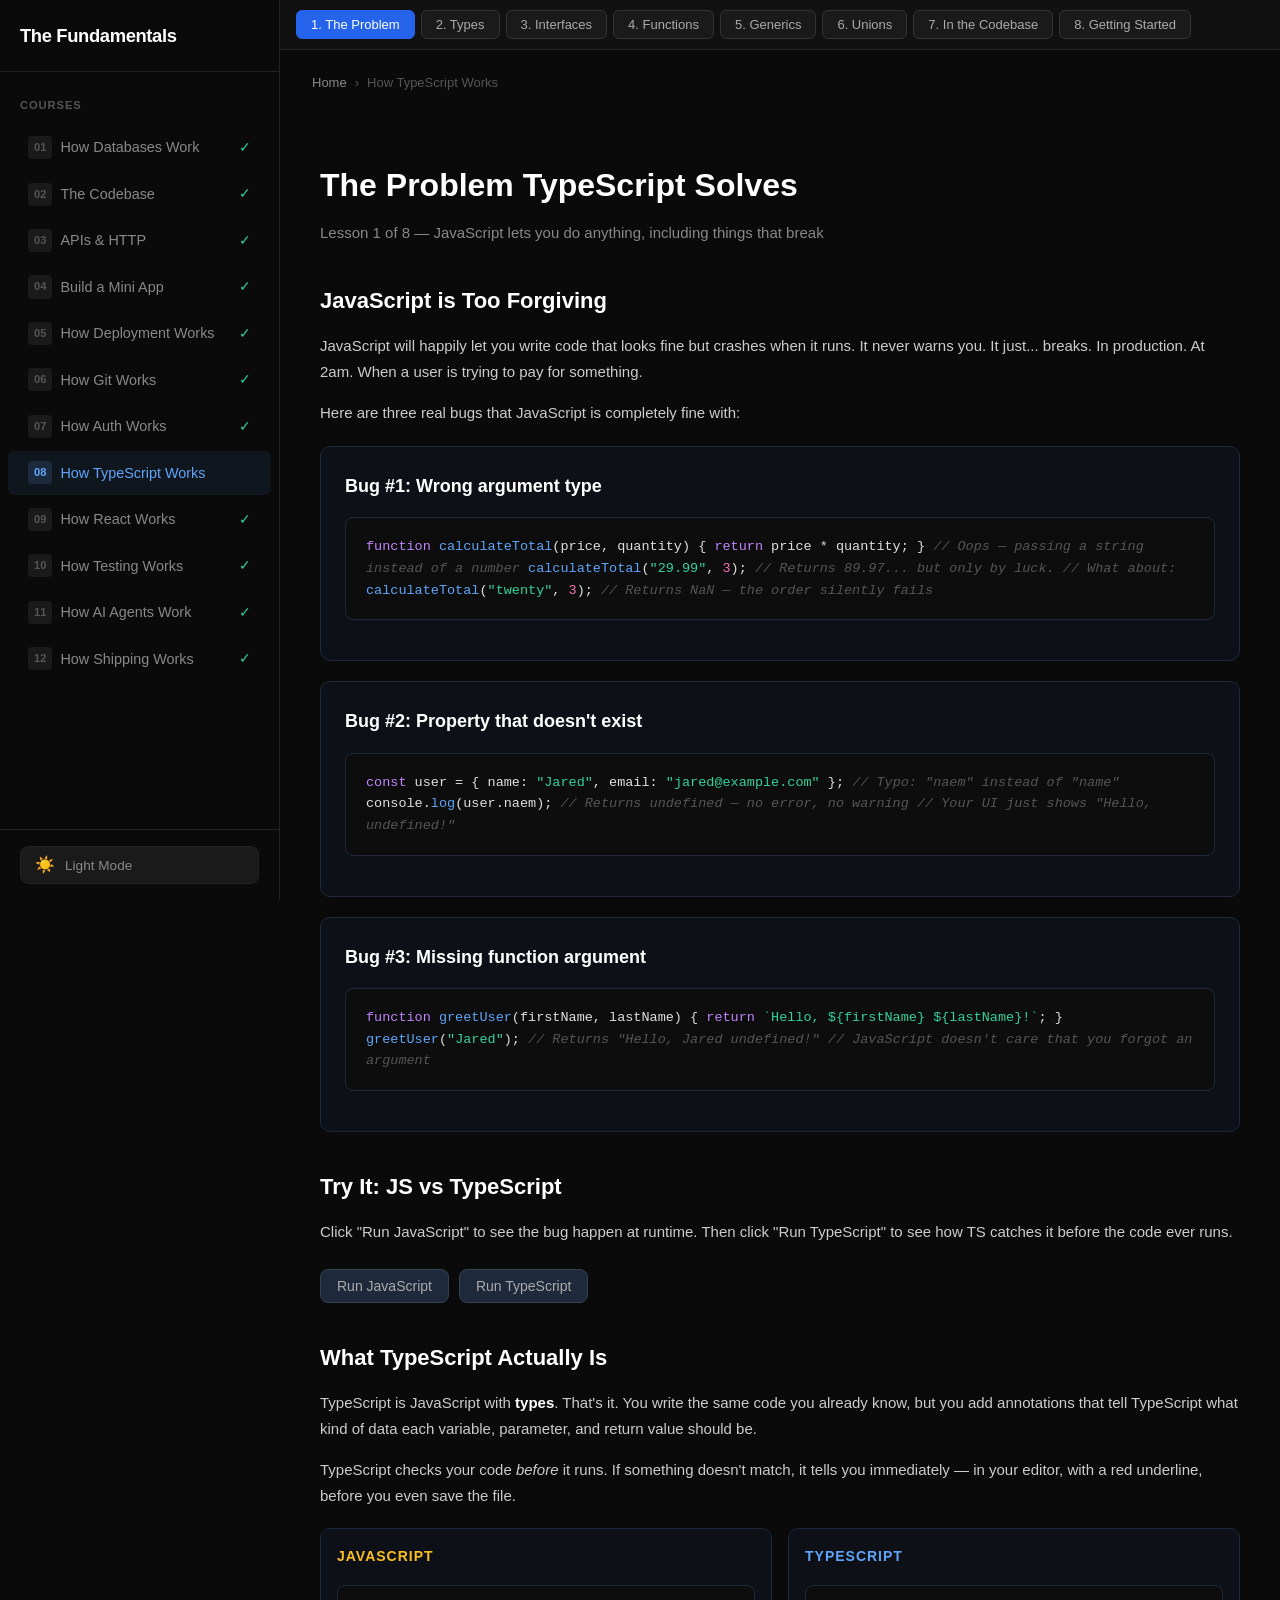
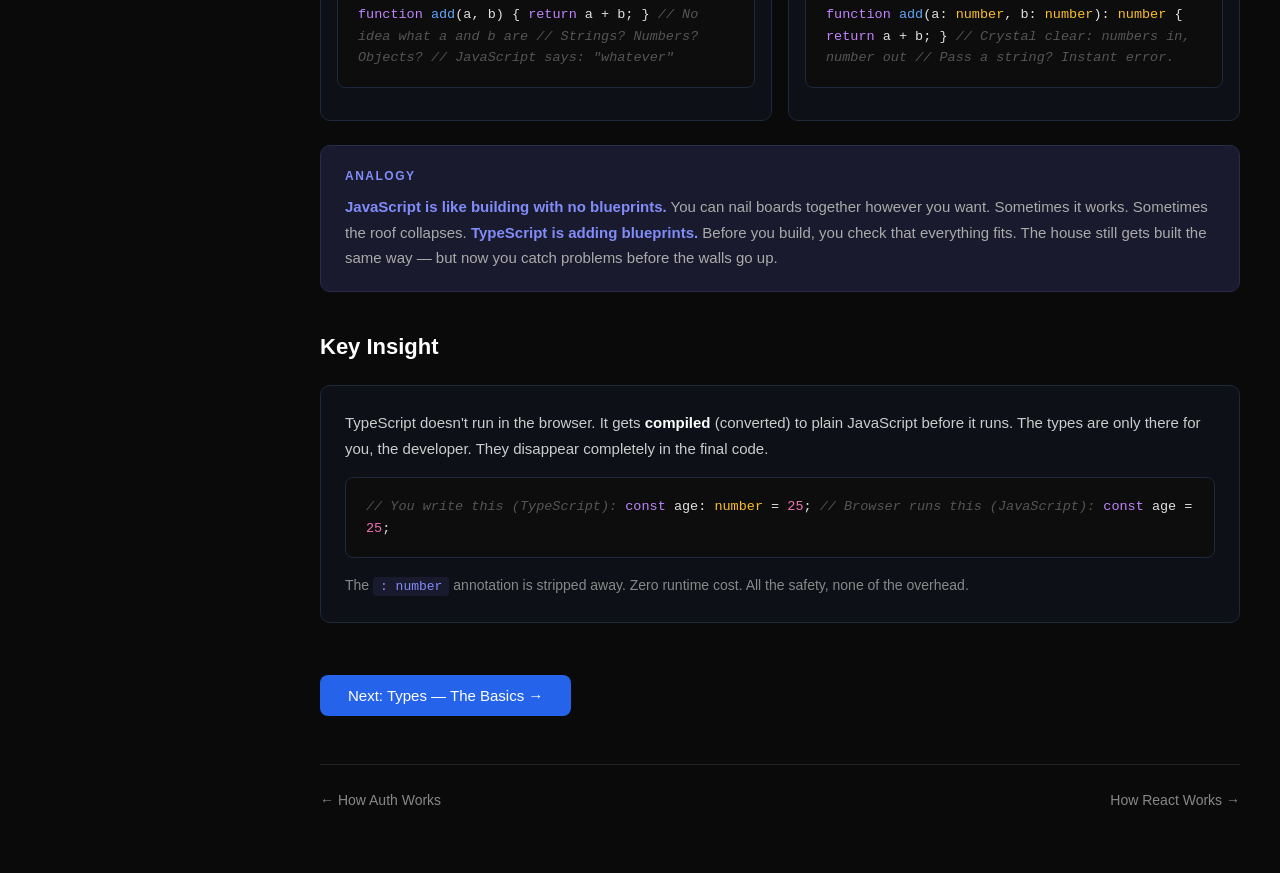
<file: lessons/typescript.html>
<!DOCTYPE html>
<html lang="en">
<head>
<meta charset="UTF-8">
<meta name="viewport" content="width=device-width, initial-scale=1.0">
<meta name="description" content="Learn how TypeScript works — types, interfaces, generics, union types, and compile-time safety.">
<link rel="icon" href="data:image/svg+xml,<svg xmlns='http://www.w3.org/2000/svg' viewBox='0 0 32 32'><rect x='2' y='4' width='28' height='5' rx='2' fill='%2334d399'/><rect x='2' y='11' width='28' height='5' rx='2' fill='%2360a5fa'/><rect x='2' y='18' width='28' height='5' rx='2' fill='%23c084fc'/><rect x='2' y='25' width='28' height='5' rx='2' fill='%23fbbf24'/></svg>">
<title>How TypeScript Works — The Fundamentals</title>
<link rel="stylesheet" href="/css/shared.css">
<style>
body {
  background: var(--bg-primary);
  color: var(--text-secondary);
  font-family: -apple-system, BlinkMacSystemFont, 'Segoe UI', sans-serif;
  line-height: 1.7;
  overflow-x: hidden;
}

/* -- Code blocks -- */
pre {
  background: var(--bg-code);
  border: 1px solid var(--border-secondary);
  border-radius: 8px;
  padding: 16px 20px;
  overflow-x: auto;
  margin: 16px 0;
  font-family: 'SF Mono', Monaco, monospace;
  font-size: 14px;
  line-height: 1.6;
}
code {
  font-family: 'SF Mono', Monaco, monospace;
  font-size: 13px;
}
.err { color: var(--accent-red); }
.num { color: var(--accent-pink, #f472b6); }

/* -- Error display -- */
.error-display {
  background: #1a0a0a;
  border: 1px solid #5c1a1a;
  border-radius: 8px;
  padding: 16px 20px;
  margin: 16px 0;
  font-family: 'SF Mono', Monaco, monospace;
  font-size: 13px;
  color: var(--accent-red);
  line-height: 1.6;
}

.success-display {
  background: #0a1a0f;
  border: 1px solid #1a5c2a;
  border-radius: 8px;
  padding: 16px 20px;
  margin: 16px 0;
  font-family: 'SF Mono', Monaco, monospace;
  font-size: 13px;
  color: var(--accent-green);
  line-height: 1.6;
}

/* -- Comparison panels -- */
.compare-panels {
  display: grid;
  grid-template-columns: 1fr 1fr;
  gap: 16px;
  margin: 20px 0;
}
.compare-panel {
  background: var(--bg-card);
  border: 1px solid var(--border-secondary);
  border-radius: 10px;
  padding: 16px;
}
.compare-panel h4 {
  font-size: 14px;
  color: var(--text-muted);
  margin-bottom: 12px;
  text-transform: uppercase;
  letter-spacing: 1px;
  font-weight: 600;
}
.compare-panel.js-side h4 { color: var(--accent-yellow); }
.compare-panel.ts-side h4 { color: var(--accent-blue); }
@media (max-width: 640px) {
  .compare-panels { grid-template-columns: 1fr; }
}

/* -- Type badge -- */
.type-badge {
  display: inline-block;
  padding: 4px 12px;
  border-radius: 20px;
  font-size: 12px;
  font-weight: 600;
  font-family: 'SF Mono', Monaco, monospace;
  margin: 3px;
  cursor: pointer;
  transition: all 0.2s;
}
.type-badge.string-badge { background: rgba(52, 211, 153, 0.15); border: 1px solid rgba(52, 211, 153, 0.3); color: var(--accent-green); }
.type-badge.number-badge { background: rgba(96, 165, 250, 0.15); border: 1px solid rgba(96, 165, 250, 0.3); color: var(--accent-blue); }
.type-badge.boolean-badge { background: rgba(192, 132, 252, 0.15); border: 1px solid rgba(192, 132, 252, 0.3); color: var(--accent-purple); }
.type-badge.array-badge { background: rgba(251, 191, 36, 0.15); border: 1px solid rgba(251, 191, 36, 0.3); color: var(--accent-yellow); }
.type-badge.selected { box-shadow: 0 0 12px rgba(96, 165, 250, 0.3); transform: scale(1.05); }

/* -- Interface fields -- */
.interface-field {
  display: flex;
  align-items: center;
  gap: 12px;
  padding: 10px 14px;
  background: var(--bg-secondary);
  border: 1px solid var(--border-primary);
  border-radius: 8px;
  margin: 6px 0;
  font-family: 'SF Mono', Monaco, monospace;
  font-size: 13px;
  transition: all 0.3s;
}
.interface-field .field-name { color: var(--accent-blue); }
.interface-field .field-type { color: var(--accent-yellow); margin-left: auto; }
.interface-field.missing { border-color: var(--accent-red); background: rgba(248, 113, 113, 0.05); }
.interface-field.present { border-color: var(--accent-green); background: rgba(52, 211, 153, 0.05); }

/* -- Generic box visual -- */
.generic-box {
  display: inline-flex;
  align-items: center;
  gap: 8px;
  padding: 16px 24px;
  background: var(--bg-card);
  border: 2px solid var(--border-secondary);
  border-radius: 12px;
  margin: 8px;
  transition: all 0.3s;
  font-family: 'SF Mono', Monaco, monospace;
}
.generic-box .box-label {
  font-size: 11px;
  text-transform: uppercase;
  letter-spacing: 1px;
  color: var(--text-faint);
}
.generic-box .box-content {
  font-size: 16px;
  font-weight: 600;
  color: var(--text-primary);
}

/* -- Union type visual -- */
.union-branch {
  padding: 14px 18px;
  background: var(--bg-secondary);
  border: 1px solid var(--border-primary);
  border-radius: 8px;
  margin: 8px 0;
  cursor: pointer;
  transition: all 0.2s;
}
.union-branch:hover { border-color: var(--accent-blue); }
.union-branch.active-branch { border-color: var(--accent-green); background: rgba(52, 211, 153, 0.05); }
.union-branch h4 { font-size: 14px; color: var(--text-primary); margin-bottom: 4px; }
.union-branch p { font-size: 13px; color: var(--text-muted); margin: 0; }

/* -- File tree -- */
.file-tree {
  background: var(--bg-secondary);
  border: 1px solid var(--border-primary);
  border-radius: 10px;
  padding: 16px 20px;
  margin: 16px 0;
  font-family: 'SF Mono', Monaco, monospace;
  font-size: 13px;
  line-height: 2;
}
.file-tree .folder { color: var(--accent-yellow); }
.file-tree .ts-file { color: var(--accent-blue); }
.file-tree .js-file { color: var(--accent-green); }
.file-tree .config-file { color: var(--accent-purple); }
.file-tree .indent { margin-left: 20px; }
.file-tree .indent2 { margin-left: 40px; }

/* -- Fade-in animation -- */
.fade-in {
  animation: fadeIn 0.4s ease;
}
@keyframes fadeIn {
  from { opacity: 0; transform: translateY(12px); }
  to { opacity: 1; transform: translateY(0); }
}

/* -- Lists -- */
ul, ol { padding-left: 24px; margin-bottom: 16px; }
li { margin-bottom: 8px; color: var(--text-body); }

/* -- Scrollbar -- */
::-webkit-scrollbar { width: 6px; }
::-webkit-scrollbar-track { background: var(--bg-primary); }
::-webkit-scrollbar-thumb { background: var(--border-nav-btn); border-radius: 3px; }

/* -- Responsive -- */
@media (max-width: 640px) {
  .compare-panels { grid-template-columns: 1fr; }
}
</style>
</head>
<body>

<div class="sidebar-overlay" id="sidebar-overlay"></div>
<aside class="sidebar" id="sidebar">
  <div class="sidebar-header">
    <a href="/index.html" class="sidebar-logo">The Fundamentals</a>
  </div>
  <nav class="sidebar-nav">
    <div class="sidebar-section-title">Courses</div>
    <a href="/lessons/databases.html" class="sidebar-link" data-course="databases">
      <span class="sidebar-num">01</span> How Databases Work
    </a>
    <a href="/lessons/codebase.html" class="sidebar-link" data-course="codebase">
      <span class="sidebar-num">02</span> The Codebase
    </a>
    <a href="/lessons/apis.html" class="sidebar-link" data-course="apis">
      <span class="sidebar-num">03</span> APIs &amp; HTTP
    </a>
    <a href="/lessons/build.html" class="sidebar-link" data-course="build">
      <span class="sidebar-num">04</span> Build a Mini App
    </a>
    <a href="/lessons/deployment.html" class="sidebar-link" data-course="deployment">
      <span class="sidebar-num">05</span> How Deployment Works
    </a>
    <a href="/lessons/git.html" class="sidebar-link" data-course="git">
      <span class="sidebar-num">06</span> How Git Works
    </a>
    <a href="/lessons/authentication.html" class="sidebar-link" data-course="authentication">
      <span class="sidebar-num">07</span> How Auth Works
    </a>
    <a href="/lessons/typescript.html" class="sidebar-link active" data-course="typescript" aria-current="page">
      <span class="sidebar-num">08</span> How TypeScript Works
    </a>
    <a href="/lessons/react.html" class="sidebar-link" data-course="react">
      <span class="sidebar-num">09</span> How React Works
    </a>
    <a href="/lessons/testing.html" class="sidebar-link" data-course="testing">
      <span class="sidebar-num">10</span> How Testing Works
    </a>
    <a href="/lessons/ai-agents.html" class="sidebar-link" data-course="ai-agents">
      <span class="sidebar-num">11</span> How AI Agents Work
    </a>
    <a href="/lessons/shipping.html" class="sidebar-link" data-course="shipping">
      <span class="sidebar-num">12</span> How Shipping Works
    </a>
  </nav>
  <div class="sidebar-footer">
    <button class="theme-toggle" id="theme-toggle">
      <span class="theme-icon" id="theme-icon">&#9788;</span>
      <span class="theme-label" id="theme-label">Light Mode</span>
    </button>
  </div>
</aside>
<button class="sidebar-toggle" id="sidebar-toggle">&#9776;</button>

<div class="content-wrapper">

<div class="breadcrumb"><a href="/index.html">Home</a><span class="sep">›</span><span>How TypeScript Works</span></div>

<!-- Top Nav -->
<nav class="top-nav" id="topNav">
  <button class="nav-btn active" onclick="goToLesson(0)">1. The Problem</button>
  <button class="nav-btn" onclick="goToLesson(1)">2. Types</button>
  <button class="nav-btn" onclick="goToLesson(2)">3. Interfaces</button>
  <button class="nav-btn" onclick="goToLesson(3)">4. Functions</button>
  <button class="nav-btn" onclick="goToLesson(4)">5. Generics</button>
  <button class="nav-btn" onclick="goToLesson(5)">6. Unions</button>
  <button class="nav-btn" onclick="goToLesson(6)">7. In the Codebase</button>
  <button class="nav-btn" onclick="goToLesson(7)">8. Getting Started</button>
</nav>

<div class="container">

<!-- ============================================================ -->
<!-- LESSON 1: THE PROBLEM TYPESCRIPT SOLVES -->
<!-- ============================================================ -->
<div class="lesson active" id="lesson0">
  <h1>The Problem TypeScript Solves</h1>
  <p class="subtitle">Lesson 1 of 8 &mdash; JavaScript lets you do anything, including things that break</p>

  <h2>JavaScript is Too Forgiving</h2>
  <p>JavaScript will happily let you write code that looks fine but crashes when it runs. It never warns you. It just... breaks. In production. At 2am. When a user is trying to pay for something.</p>

  <p>Here are three real bugs that JavaScript is completely fine with:</p>

  <div class="card">
    <h3>Bug #1: Wrong argument type</h3>
    <div class="code-block"><span class="kw">function</span> <span class="fn">calculateTotal</span>(price, quantity) {
  <span class="kw">return</span> price * quantity;
}

<span class="cmt">// Oops &mdash; passing a string instead of a number</span>
<span class="fn">calculateTotal</span>(<span class="str">"29.99"</span>, <span class="num">3</span>);
<span class="cmt">// Returns 89.97... but only by luck.</span>
<span class="cmt">// What about:</span>
<span class="fn">calculateTotal</span>(<span class="str">"twenty"</span>, <span class="num">3</span>);
<span class="cmt">// Returns NaN &mdash; the order silently fails</span></div>
  </div>

  <div class="card">
    <h3>Bug #2: Property that doesn't exist</h3>
    <div class="code-block"><span class="kw">const</span> user = { name: <span class="str">"Jared"</span>, email: <span class="str">"jared@example.com"</span> };

<span class="cmt">// Typo: "naem" instead of "name"</span>
console.<span class="fn">log</span>(user.naem);
<span class="cmt">// Returns undefined &mdash; no error, no warning</span>
<span class="cmt">// Your UI just shows "Hello, undefined!"</span></div>
  </div>

  <div class="card">
    <h3>Bug #3: Missing function argument</h3>
    <div class="code-block"><span class="kw">function</span> <span class="fn">greetUser</span>(firstName, lastName) {
  <span class="kw">return</span> <span class="str">`Hello, ${firstName} ${lastName}!`</span>;
}

<span class="fn">greetUser</span>(<span class="str">"Jared"</span>);
<span class="cmt">// Returns "Hello, Jared undefined!"</span>
<span class="cmt">// JavaScript doesn't care that you forgot an argument</span></div>
  </div>

  <h2>Try It: JS vs TypeScript</h2>
  <p>Click "Run JavaScript" to see the bug happen at runtime. Then click "Run TypeScript" to see how TS catches it before the code ever runs.</p>

  <div class="btn-row">
    <button class="ibtn" onclick="runJSDemo(this)">Run JavaScript</button>
    <button class="ibtn" onclick="runTSDemo(this)">Run TypeScript</button>
  </div>

  <div id="jsTsResult" class="result-box" style="display:none;"></div>

  <h2>What TypeScript Actually Is</h2>
  <p>TypeScript is JavaScript with <strong style="color:var(--text-primary)">types</strong>. That's it. You write the same code you already know, but you add annotations that tell TypeScript what kind of data each variable, parameter, and return value should be.</p>

  <p>TypeScript checks your code <em>before</em> it runs. If something doesn't match, it tells you immediately &mdash; in your editor, with a red underline, before you even save the file.</p>

  <div class="compare-panels">
    <div class="compare-panel js-side">
      <h4>JavaScript</h4>
      <div class="code-block"><span class="kw">function</span> <span class="fn">add</span>(a, b) {
  <span class="kw">return</span> a + b;
}
<span class="cmt">// No idea what a and b are</span>
<span class="cmt">// Strings? Numbers? Objects?</span>
<span class="cmt">// JavaScript says: "whatever"</span></div>
    </div>
    <div class="compare-panel ts-side">
      <h4>TypeScript</h4>
      <div class="code-block"><span class="kw">function</span> <span class="fn">add</span>(a: <span class="typ">number</span>, b: <span class="typ">number</span>): <span class="typ">number</span> {
  <span class="kw">return</span> a + b;
}
<span class="cmt">// Crystal clear: numbers in, number out</span>
<span class="cmt">// Pass a string? Instant error.</span></div>
    </div>
  </div>

  <div class="analogy">
    <div class="analogy-label">Analogy</div>
    <p><strong>JavaScript is like building with no blueprints.</strong> You can nail boards together however you want. Sometimes it works. Sometimes the roof collapses. <strong>TypeScript is adding blueprints.</strong> Before you build, you check that everything fits. The house still gets built the same way &mdash; but now you catch problems before the walls go up.</p>
  </div>

  <h2>Key Insight</h2>
  <div class="card">
    <p>TypeScript doesn't run in the browser. It gets <strong style="color:var(--text-primary)">compiled</strong> (converted) to plain JavaScript before it runs. The types are only there for you, the developer. They disappear completely in the final code.</p>
    <div class="code-block"><span class="cmt">// You write this (TypeScript):</span>
<span class="kw">const</span> age: <span class="typ">number</span> = <span class="num">25</span>;

<span class="cmt">// Browser runs this (JavaScript):</span>
<span class="kw">const</span> age = <span class="num">25</span>;</div>
    <p style="margin-bottom:0; color:var(--text-muted); font-size:14px;">The <code>: number</code> annotation is stripped away. Zero runtime cost. All the safety, none of the overhead.</p>
  </div>

  <button class="next-btn" onclick="goToLesson(1)">Next: Types &mdash; The Basics &rarr;</button>
</div>

<!-- ============================================================ -->
<!-- LESSON 2: TYPES — THE BASICS -->
<!-- ============================================================ -->
<div class="lesson" id="lesson1">
  <h1>Types &mdash; The Basics</h1>
  <p class="subtitle">Lesson 2 of 8 &mdash; string, number, boolean, and arrays</p>

  <h2>The Four Core Types</h2>
  <p>TypeScript has the same data types as JavaScript. The difference is that you <em>declare</em> which type a variable holds. Click each type to see how it works:</p>

  <div class="btn-row">
    <button class="type-badge string-badge" onclick="showTypeExample('string', this)">string</button>
    <button class="type-badge number-badge" onclick="showTypeExample('number', this)">number</button>
    <button class="type-badge boolean-badge" onclick="showTypeExample('boolean', this)">boolean</button>
    <button class="type-badge array-badge" onclick="showTypeExample('array', this)">array</button>
  </div>

  <div id="typeExampleResult" class="result-box" style="display:none;"></div>

  <h2>Variable Annotations</h2>
  <p>To tell TypeScript what type a variable is, you add <code>: type</code> after the variable name:</p>

  <div class="code-block"><span class="cmt">// Explicit type annotations</span>
<span class="kw">let</span> username: <span class="typ">string</span> = <span class="str">"Jared"</span>;
<span class="kw">let</span> age: <span class="typ">number</span> = <span class="num">28</span>;
<span class="kw">let</span> isActive: <span class="typ">boolean</span> = <span class="kw">true</span>;
<span class="kw">let</span> scores: <span class="typ">number[]</span> = [<span class="num">95</span>, <span class="num">87</span>, <span class="num">92</span>];

<span class="cmt">// Now TypeScript protects you:</span>
username = <span class="num">42</span>;        <span class="err">// Error: Type 'number' is not assignable to type 'string'</span>
age = <span class="str">"twenty-eight"</span>;  <span class="err">// Error: Type 'string' is not assignable to type 'number'</span>
isActive = <span class="str">"yes"</span>;     <span class="err">// Error: Type 'string' is not assignable to type 'boolean'</span>
scores.<span class="fn">push</span>(<span class="str">"A+"</span>);    <span class="err">// Error: Argument of type 'string' is not assignable</span></div>

  <h2>Function Parameters</h2>
  <p>The real power shows up in function parameters. In JavaScript, you have to <em>hope</em> callers pass the right types. In TypeScript, you <em>enforce</em> it:</p>

  <div class="compare-panels">
    <div class="compare-panel js-side">
      <h4>JavaScript</h4>
      <div class="code-block"><span class="kw">function</span> <span class="fn">sendEmail</span>(to, subject) {
  <span class="cmt">// What if `to` is a number?</span>
  <span class="cmt">// What if `subject` is undefined?</span>
  <span class="cmt">// We just hope for the best...</span>
}</div>
    </div>
    <div class="compare-panel ts-side">
      <h4>TypeScript</h4>
      <div class="code-block"><span class="kw">function</span> <span class="fn">sendEmail</span>(
  to: <span class="typ">string</span>,
  subject: <span class="typ">string</span>
) {
  <span class="cmt">// TypeScript guarantees both</span>
  <span class="cmt">// are strings. No hoping.</span>
}</div>
    </div>
  </div>

  <h2>Type Inference</h2>
  <p>TypeScript is smart. If you assign a value immediately, TypeScript <em>infers</em> the type. You don't always need to write it:</p>

  <div class="code-block"><span class="cmt">// TypeScript infers these types automatically:</span>
<span class="kw">let</span> name = <span class="str">"Jared"</span>;       <span class="cmt">// TypeScript knows this is a string</span>
<span class="kw">let</span> count = <span class="num">42</span>;           <span class="cmt">// TypeScript knows this is a number</span>
<span class="kw">let</span> items = [<span class="num">1</span>, <span class="num">2</span>, <span class="num">3</span>];    <span class="cmt">// TypeScript knows this is number[]</span>

<span class="cmt">// You still get the same protection:</span>
name = <span class="num">100</span>;               <span class="err">// Error! TypeScript inferred `name` is a string</span></div>

  <div class="analogy">
    <div class="analogy-label">Analogy</div>
    <p><strong>Types are like labeled containers in a kitchen.</strong> The sugar jar is labeled "Sugar" &mdash; you only put sugar in it. The flour canister is labeled "Flour." Without labels, someone puts salt in the sugar jar and every recipe fails. Types are the labels. They don't change what's inside &mdash; they just make sure the right thing goes in the right place.</p>
  </div>

  <h2>When to Add Type Annotations</h2>
  <div class="card">
    <ul>
      <li><strong style="color:var(--text-primary);">Function parameters</strong> &mdash; always annotate. TypeScript can't infer what callers will pass.</li>
      <li><strong style="color:var(--text-primary);">Variables with assignment</strong> &mdash; usually let TypeScript infer. <code>let x = 5</code> is fine.</li>
      <li><strong style="color:var(--text-primary);">Variables without assignment</strong> &mdash; annotate. <code>let x: number;</code> because TypeScript doesn't know what's coming.</li>
      <li><strong style="color:var(--text-primary);">Return types</strong> &mdash; optional but helpful. We'll cover these in Lesson 4.</li>
    </ul>
  </div>

  <button class="next-btn" onclick="goToLesson(2)">Next: Interfaces &amp; Objects &rarr;</button>
</div>

<!-- ============================================================ -->
<!-- LESSON 3: INTERFACES & OBJECTS -->
<!-- ============================================================ -->
<div class="lesson" id="lesson2">
  <h1>Interfaces &amp; Objects</h1>
  <p class="subtitle">Lesson 3 of 8 &mdash; Define the shape of an object</p>

  <h2>The Problem with Plain Objects</h2>
  <p>In JavaScript, objects can have any shape. You can add or forget any property and nothing stops you. But in a real app, objects need to follow a consistent structure. An agent in Paperclip must always have an id, a name, a role, and an adapter.</p>

  <h2>Defining an Interface</h2>
  <p>An interface tells TypeScript: "Any object of this type must have exactly these fields, with exactly these types."</p>

  <div class="code-block"><span class="kw">interface</span> <span class="typ">Agent</span> {
  id: <span class="typ">number</span>;
  name: <span class="typ">string</span>;
  role: <span class="typ">string</span>;
  adapter: <span class="typ">string</span>;
}</div>

  <p>Now any object labeled as an <code>Agent</code> must have all four fields:</p>

  <div class="code-block"><span class="cmt">// This works &mdash; all fields present</span>
<span class="kw">const</span> agent: <span class="typ">Agent</span> = {
  id: <span class="num">1</span>,
  name: <span class="str">"Research Assistant"</span>,
  role: <span class="str">"researcher"</span>,
  adapter: <span class="str">"openai"</span>
};

<span class="cmt">// This fails &mdash; missing 'adapter'</span>
<span class="kw">const</span> badAgent: <span class="typ">Agent</span> = {
  id: <span class="num">2</span>,
  name: <span class="str">"Writer"</span>,
  role: <span class="str">"writer"</span>
};
<span class="err">// Error: Property 'adapter' is missing in type</span></div>

  <h2>Try It: Build an Agent</h2>
  <p>Click the fields to toggle them on/off. See which combinations TypeScript accepts and which it rejects:</p>

  <div class="card" id="interfaceDemo">
    <p style="color:var(--text-primary); font-weight:600; margin-bottom:12px;">Agent Interface &mdash; Required Fields</p>
    <div id="interfaceFields">
      <div class="interface-field present" onclick="toggleField(0)" data-field="id">
        <span class="field-name">id</span>
        <span style="color:var(--text-muted)">:</span>
        <span class="field-type">number</span>
        <span style="margin-left:auto; color:var(--accent-green);">&#10003;</span>
      </div>
      <div class="interface-field present" onclick="toggleField(1)" data-field="name">
        <span class="field-name">name</span>
        <span style="color:var(--text-muted)">:</span>
        <span class="field-type">string</span>
        <span style="margin-left:auto; color:var(--accent-green);">&#10003;</span>
      </div>
      <div class="interface-field present" onclick="toggleField(2)" data-field="role">
        <span class="field-name">role</span>
        <span style="color:var(--text-muted)">:</span>
        <span class="field-type">string</span>
        <span style="margin-left:auto; color:var(--accent-green);">&#10003;</span>
      </div>
      <div class="interface-field present" onclick="toggleField(3)" data-field="adapter">
        <span class="field-name">adapter</span>
        <span style="color:var(--text-muted)">:</span>
        <span class="field-type">string</span>
        <span style="margin-left:auto; color:var(--accent-green);">&#10003;</span>
      </div>
    </div>
    <div id="interfaceResult" style="margin-top:16px;"></div>
  </div>

  <h2>Optional Properties</h2>
  <p>Sometimes a field is optional. Use <code>?</code> to mark it:</p>

  <div class="code-block"><span class="kw">interface</span> <span class="typ">Agent</span> {
  id: <span class="typ">number</span>;
  name: <span class="typ">string</span>;
  role: <span class="typ">string</span>;
  adapter: <span class="typ">string</span>;
  description<span class="op">?</span>: <span class="typ">string</span>;    <span class="cmt">// optional &mdash; can be omitted</span>
  maxTokens<span class="op">?</span>: <span class="typ">number</span>;      <span class="cmt">// optional</span>
}

<span class="cmt">// Both of these are valid:</span>
<span class="kw">const</span> a: <span class="typ">Agent</span> = { id: <span class="num">1</span>, name: <span class="str">"Bot"</span>, role: <span class="str">"helper"</span>, adapter: <span class="str">"openai"</span> };
<span class="kw">const</span> b: <span class="typ">Agent</span> = { id: <span class="num">2</span>, name: <span class="str">"Bot"</span>, role: <span class="str">"helper"</span>, adapter: <span class="str">"openai"</span>, description: <span class="str">"A helpful bot"</span> };</div>

  <div class="analogy">
    <div class="analogy-label">Analogy</div>
    <p><strong>An interface is a form template.</strong> A tax form says: "Name (required), SSN (required), Middle Name (optional)." You can leave optional fields blank, but every required field must be filled in. If you submit a form missing a required field, it gets rejected. That's exactly what TypeScript does with interfaces.</p>
  </div>

  <h2>Interfaces vs Types</h2>
  <div class="card">
    <p>You'll also see <code>type</code> used instead of <code>interface</code>. They're very similar:</p>
    <div class="code-block"><span class="cmt">// These do almost the same thing:</span>
<span class="kw">interface</span> <span class="typ">Agent</span> { id: <span class="typ">number</span>; name: <span class="typ">string</span>; }
<span class="kw">type</span> <span class="typ">Agent</span> = { id: <span class="typ">number</span>; name: <span class="typ">string</span>; };</div>
    <p style="margin-bottom:0;">The convention: use <code>interface</code> for object shapes, use <code>type</code> for everything else (unions, intersections, aliases). You'll see both in real codebases.</p>
  </div>

  <button class="next-btn" onclick="goToLesson(3)">Next: Functions &amp; Return Types &rarr;</button>
</div>

<!-- ============================================================ -->
<!-- LESSON 4: FUNCTIONS & RETURN TYPES -->
<!-- ============================================================ -->
<div class="lesson" id="lesson3">
  <h1>Functions &amp; Return Types</h1>
  <p class="subtitle">Lesson 4 of 8 &mdash; Type the inputs AND the output</p>

  <h2>Typing Function Parameters</h2>
  <p>You already know how to type parameters from Lesson 2. But functions also have a <strong style="color:var(--text-primary)">return type</strong> &mdash; the type of value they send back:</p>

  <div class="code-block"><span class="kw">function</span> <span class="fn">getAgentsByCompany</span>(companyId: <span class="typ">number</span>): <span class="typ">Agent[]</span> {
  <span class="cmt">// Must return an array of Agent objects</span>
  <span class="kw">return</span> db.<span class="fn">query</span>(<span class="str">"SELECT * FROM agents WHERE company_id = ?"</span>, [companyId]);
}</div>

  <p>The <code>: Agent[]</code> after the parentheses is the return type. It tells TypeScript (and every developer reading this code): "This function will return an array of Agents. Guaranteed."</p>

  <h2>Why Return Types Matter</h2>
  <p>Without return types, you can accidentally return the wrong thing and nobody notices until the app breaks:</p>

  <div class="compare-panels">
    <div class="compare-panel js-side">
      <h4>JavaScript (no protection)</h4>
      <div class="code-block"><span class="kw">function</span> <span class="fn">getTotal</span>(items) {
  <span class="kw">if</span> (items.length === <span class="num">0</span>) {
    <span class="kw">return</span> <span class="str">"No items"</span>; <span class="cmt">// string!</span>
  }
  <span class="kw">return</span> items.<span class="fn">reduce</span>(
    (sum, i) => sum + i.price, <span class="num">0</span>
  ); <span class="cmt">// number!</span>
}
<span class="cmt">// Sometimes returns string,</span>
<span class="cmt">// sometimes number. Chaos.</span></div>
    </div>
    <div class="compare-panel ts-side">
      <h4>TypeScript (protected)</h4>
      <div class="code-block"><span class="kw">function</span> <span class="fn">getTotal</span>(
  items: <span class="typ">Item[]</span>
): <span class="typ">number</span> {
  <span class="kw">if</span> (items.length === <span class="num">0</span>) {
    <span class="kw">return</span> <span class="str">"No items"</span>;
    <span class="err">// Error: Type 'string' is</span>
    <span class="err">// not assignable to 'number'</span>
  }
  <span class="kw">return</span> items.<span class="fn">reduce</span>(
    (sum, i) => sum + i.price, <span class="num">0</span>
  );
}</div>
    </div>
  </div>

  <h2>Try It: Wrong Return Type</h2>
  <p>This function should return a <code>number</code>. Click different return statements to see which ones TypeScript accepts:</p>

  <div class="btn-row">
    <button class="ibtn" onclick="showReturnDemo(0, this)">return price * qty</button>
    <button class="ibtn" onclick="showReturnDemo(1, this)">return "total: " + price</button>
    <button class="ibtn" onclick="showReturnDemo(2, this)">return true</button>
    <button class="ibtn" onclick="showReturnDemo(3, this)">return [price, qty]</button>
  </div>

  <div id="returnDemoResult" class="result-box" style="display:none;"></div>

  <h2>Real Codebase Example</h2>
  <p>In Paperclip, functions are typed end-to-end. Here's what a route handler looks like with full types:</p>

  <div class="code-block"><span class="kw">interface</span> <span class="typ">Agent</span> {
  id: <span class="typ">number</span>;
  name: <span class="typ">string</span>;
  role: <span class="typ">string</span>;
  adapter: <span class="typ">string</span>;
}

<span class="kw">async function</span> <span class="fn">getAgents</span>(companyId: <span class="typ">number</span>): <span class="typ">Promise</span>&lt;<span class="typ">Agent[]</span>&gt; {
  <span class="kw">const</span> agents = <span class="kw">await</span> db.<span class="fn">select</span>()
    .<span class="fn">from</span>(agentsTable)
    .<span class="fn">where</span>(<span class="fn">eq</span>(agentsTable.companyId, companyId));

  <span class="kw">return</span> agents; <span class="cmt">// TypeScript verifies this matches Agent[]</span>
}

<span class="cmt">// When you call it, TypeScript knows exactly what you get back:</span>
<span class="kw">const</span> agents = <span class="kw">await</span> <span class="fn">getAgents</span>(<span class="num">42</span>);
agents[<span class="num">0</span>].name;    <span class="cmt">// TypeScript knows this is a string</span>
agents[<span class="num">0</span>].salary;  <span class="err">// Error: Property 'salary' does not exist on type 'Agent'</span></div>

  <h2>Void and Never</h2>
  <div class="card">
    <p>Two special return types:</p>
    <div class="code-block"><span class="cmt">// void: function doesn't return anything</span>
<span class="kw">function</span> <span class="fn">logMessage</span>(msg: <span class="typ">string</span>): <span class="typ">void</span> {
  console.<span class="fn">log</span>(msg);
  <span class="cmt">// no return statement needed</span>
}

<span class="cmt">// never: function never finishes (throws or infinite loop)</span>
<span class="kw">function</span> <span class="fn">throwError</span>(msg: <span class="typ">string</span>): <span class="typ">never</span> {
  <span class="kw">throw new</span> <span class="typ">Error</span>(msg);
}</div>
  </div>

  <button class="next-btn" onclick="goToLesson(4)">Next: Generics &rarr;</button>
</div>

<!-- ============================================================ -->
<!-- LESSON 5: GENERICS -->
<!-- ============================================================ -->
<div class="lesson" id="lesson4">
  <h1>Generics</h1>
  <p class="subtitle">Lesson 5 of 8 &mdash; The hard concept, made simple</p>

  <h2>The Problem</h2>
  <p>Sometimes you want a function that works with <em>any</em> type, but you still want TypeScript to keep track of which type it's using. Consider this:</p>

  <div class="code-block"><span class="cmt">// This function returns the first item of an array.</span>
<span class="cmt">// But what TYPE is that item?</span>

<span class="kw">function</span> <span class="fn">getFirst</span>(items: <span class="typ">any[]</span>): <span class="typ">any</span> {
  <span class="kw">return</span> items[<span class="num">0</span>];
}

<span class="kw">const</span> name = <span class="fn">getFirst</span>([<span class="str">"Alice"</span>, <span class="str">"Bob"</span>]);
<span class="cmt">// name is `any` &mdash; TypeScript has no idea it's a string</span>
<span class="cmt">// name.toUpperCase() &mdash; no autocomplete, no safety</span></div>

  <p>Using <code>any</code> defeats the purpose of TypeScript. You want a function that works with <em>any</em> type but <strong style="color:var(--text-primary)">remembers</strong> which type it's using.</p>

  <h2>The Solution: Generics</h2>
  <p>A generic is a <strong style="color:var(--text-primary)">type variable</strong>. You put it in angle brackets <code>&lt;T&gt;</code> and it acts as a placeholder that gets filled in when you call the function:</p>

  <div class="code-block"><span class="kw">function</span> <span class="fn">getFirst</span>&lt;<span class="typ">T</span>&gt;(items: <span class="typ">T[]</span>): <span class="typ">T</span> {
  <span class="kw">return</span> items[<span class="num">0</span>];
}

<span class="cmt">// Now TypeScript tracks the type:</span>
<span class="kw">const</span> name = <span class="fn">getFirst</span>([<span class="str">"Alice"</span>, <span class="str">"Bob"</span>]);
<span class="cmt">// name is `string` &mdash; TypeScript figured it out!</span>
name.<span class="fn">toUpperCase</span>();  <span class="cmt">// works, autocomplete and everything</span>

<span class="kw">const</span> age = <span class="fn">getFirst</span>([<span class="num">25</span>, <span class="num">30</span>, <span class="num">35</span>]);
<span class="cmt">// age is `number`</span>
age.<span class="fn">toFixed</span>(<span class="num">2</span>);  <span class="cmt">// works</span></div>

  <h2>Try It: Swap the Type</h2>
  <p>Click a type to see how the same generic function adapts:</p>

  <div class="btn-row">
    <button class="ibtn" onclick="showGenericDemo('string', this)">T = string</button>
    <button class="ibtn" onclick="showGenericDemo('number', this)">T = number</button>
    <button class="ibtn" onclick="showGenericDemo('Agent', this)">T = Agent</button>
    <button class="ibtn" onclick="showGenericDemo('boolean', this)">T = boolean</button>
  </div>

  <div id="genericDemoResult" class="result-box" style="display:none;"></div>

  <h2>Generics You Already Use</h2>
  <p>You've been using generics without knowing it. Every time you see angle brackets, that's a generic:</p>

  <div class="code-block"><span class="cmt">// Arrays are generic</span>
<span class="kw">const</span> names: <span class="typ">Array</span>&lt;<span class="typ">string</span>&gt; = [<span class="str">"Alice"</span>, <span class="str">"Bob"</span>];
<span class="cmt">// Same as: string[]</span>

<span class="cmt">// Promises are generic</span>
<span class="kw">const</span> response: <span class="typ">Promise</span>&lt;<span class="typ">Agent</span>&gt; = <span class="fn">fetchAgent</span>(<span class="num">1</span>);
<span class="cmt">// "This promise will resolve to an Agent"</span>

<span class="cmt">// API responses are generic</span>
<span class="kw">const</span> result: <span class="typ">Response</span>&lt;<span class="typ">Agent[]</span>&gt; = <span class="kw">await</span> api.<span class="fn">get</span>(<span class="str">"/agents"</span>);
<span class="cmt">// "The response body will be an array of Agents"</span></div>

  <div class="analogy">
    <div class="analogy-label">Analogy</div>
    <p><strong>A generic is a shipping box.</strong> The box itself can hold anything &mdash; books, electronics, food. But every box has a label that says what's inside <em>this specific box</em>. <code>Box&lt;Books&gt;</code> tells you this box has books. <code>Box&lt;Electronics&gt;</code> has electronics. Same box design, different contents, and the label keeps you from opening a box of dishes expecting books.</p>
  </div>

  <h2>Writing Your Own Generic</h2>
  <div class="card">
    <p>Here's a practical example &mdash; a function that wraps an API response:</p>
    <div class="code-block"><span class="kw">interface</span> <span class="typ">ApiResponse</span>&lt;<span class="typ">T</span>&gt; {
  data: <span class="typ">T</span>;
  success: <span class="typ">boolean</span>;
  timestamp: <span class="typ">number</span>;
}

<span class="cmt">// When you use it, T gets replaced:</span>
<span class="kw">const</span> agentResponse: <span class="typ">ApiResponse</span>&lt;<span class="typ">Agent</span>&gt; = {
  data: { id: <span class="num">1</span>, name: <span class="str">"Bot"</span>, role: <span class="str">"helper"</span>, adapter: <span class="str">"openai"</span> },
  success: <span class="kw">true</span>,
  timestamp: <span class="num">1718700000</span>
};

<span class="cmt">// TypeScript knows agentResponse.data is an Agent</span>
agentResponse.data.name;  <span class="cmt">// string &#10003;</span>
agentResponse.data.foo;   <span class="err">// Error: Property 'foo' does not exist</span></div>
  </div>

  <button class="next-btn" onclick="goToLesson(5)">Next: Union Types &amp; Type Guards &rarr;</button>
</div>

<!-- ============================================================ -->
<!-- LESSON 6: UNION TYPES & TYPE GUARDS -->
<!-- ============================================================ -->
<div class="lesson" id="lesson5">
  <h1>Union Types &amp; Type Guards</h1>
  <p class="subtitle">Lesson 6 of 8 &mdash; When a value could be one of several types</p>

  <h2>What is a Union Type?</h2>
  <p>Sometimes a value genuinely could be more than one type. A user ID might be a string or a number. An API response is either a success or an error. The <code>|</code> operator lets you say "this OR that":</p>

  <div class="code-block"><span class="cmt">// This variable can be a string OR a number</span>
<span class="kw">let</span> id: <span class="typ">string</span> | <span class="typ">number</span>;

id = <span class="str">"abc-123"</span>;  <span class="cmt">// valid</span>
id = <span class="num">42</span>;          <span class="cmt">// also valid</span>
id = <span class="kw">true</span>;        <span class="err">// Error: Type 'boolean' is not assignable to 'string | number'</span></div>

  <h2>The Problem with Unions</h2>
  <p>When a value could be multiple types, TypeScript only lets you use methods that exist on <em>all</em> the types:</p>

  <div class="code-block"><span class="kw">function</span> <span class="fn">formatId</span>(id: <span class="typ">string</span> | <span class="typ">number</span>) {
  id.<span class="fn">toUpperCase</span>();
  <span class="err">// Error: Property 'toUpperCase' does not exist on type 'number'</span>

  <span class="cmt">// TypeScript says: "This MIGHT be a number.</span>
  <span class="cmt">// Numbers don't have toUpperCase. I can't let you do this."</span>
}</div>

  <h2>Type Guards: Narrowing the Type</h2>
  <p>You narrow a union type by checking what it is at runtime. TypeScript is smart enough to follow your <code>if</code> statements:</p>

  <div class="code-block"><span class="kw">function</span> <span class="fn">formatId</span>(id: <span class="typ">string</span> | <span class="typ">number</span>): <span class="typ">string</span> {
  <span class="kw">if</span> (<span class="kw">typeof</span> id === <span class="str">"string"</span>) {
    <span class="cmt">// Inside this block, TypeScript KNOWS id is a string</span>
    <span class="kw">return</span> id.<span class="fn">toUpperCase</span>();  <span class="cmt">// works!</span>
  } <span class="kw">else</span> {
    <span class="cmt">// Here, TypeScript KNOWS id is a number</span>
    <span class="kw">return</span> id.<span class="fn">toString</span>();     <span class="cmt">// works!</span>
  }
}</div>

  <h2>Try It: Narrow the Type</h2>
  <p>This API response is either a success or an error. Click to narrow the type and see what methods become available:</p>

  <div class="card" id="unionDemo">
    <p style="color:var(--text-primary); font-weight:600; margin-bottom:4px;">API Response Type</p>
    <div class="code-block" style="margin-bottom:16px;"><span class="kw">type</span> <span class="typ">ApiResult</span> =
  | { success: <span class="kw">true</span>; data: <span class="typ">Agent[]</span>; count: <span class="typ">number</span> }
  | { success: <span class="kw">false</span>; error: <span class="typ">string</span>; code: <span class="typ">number</span> };</div>

    <p style="color:var(--text-muted); margin-bottom:12px;">Click to narrow:</p>
    <div class="union-branch" onclick="narrowUnion('success', this)" id="unionSuccess">
      <h4>if (result.success === true)</h4>
      <p>Narrow to the success type</p>
    </div>
    <div class="union-branch" onclick="narrowUnion('error', this)" id="unionError">
      <h4>if (result.success === false)</h4>
      <p>Narrow to the error type</p>
    </div>
    <div id="unionResult" style="margin-top:16px;"></div>
  </div>

  <h2>Real Example: API Responses</h2>
  <p>This pattern is everywhere in real codebases. You make an API call and check whether it succeeded:</p>

  <div class="code-block"><span class="kw">type</span> <span class="typ">Result</span>&lt;<span class="typ">T</span>&gt; =
  | { ok: <span class="kw">true</span>; data: <span class="typ">T</span> }
  | { ok: <span class="kw">false</span>; error: <span class="typ">string</span> };

<span class="kw">async function</span> <span class="fn">loadAgents</span>(): <span class="typ">Promise</span>&lt;<span class="typ">void</span>&gt; {
  <span class="kw">const</span> result: <span class="typ">Result</span>&lt;<span class="typ">Agent[]</span>&gt; = <span class="kw">await</span> api.<span class="fn">get</span>(<span class="str">"/agents"</span>);

  <span class="kw">if</span> (result.ok) {
    <span class="cmt">// TypeScript knows: result.data is Agent[]</span>
    console.<span class="fn">log</span>(<span class="str">`Loaded ${result.data.length} agents`</span>);
    result.data.<span class="fn">forEach</span>(a => console.<span class="fn">log</span>(a.name));
  } <span class="kw">else</span> {
    <span class="cmt">// TypeScript knows: result.error is string</span>
    console.<span class="fn">error</span>(<span class="str">`Failed: ${result.error}`</span>);
  }
}</div>

  <div class="analogy">
    <div class="analogy-label">Analogy</div>
    <p><strong>A union type is like a package at your door.</strong> It might be the book you ordered or the return label you requested. Before you open it, you don't know which. But once you check the label (type guard), you know exactly what's inside and how to use it.</p>
  </div>

  <button class="next-btn" onclick="goToLesson(6)">Next: TypeScript in the Codebase &rarr;</button>
</div>

<!-- ============================================================ -->
<!-- LESSON 7: TYPESCRIPT IN THE CODEBASE -->
<!-- ============================================================ -->
<div class="lesson" id="lesson6">
  <h1>TypeScript in the Codebase</h1>
  <p class="subtitle">Lesson 7 of 8 &mdash; Real patterns from Paperclip</p>

  <h2>Types Flow Through Everything</h2>
  <p>In the Paperclip codebase, TypeScript isn't just sprinkled on top &mdash; it flows through every layer. From the database schema, through the API routes, to the frontend components. This is where the real power shows up.</p>

  <h2>Pattern 1: Typed Routes</h2>
  <p>Every API route in Paperclip has typed request and response bodies. If someone changes the database schema, TypeScript immediately shows every route that needs to be updated:</p>

  <div class="code-block"><span class="cmt">// Route definition with typed parameters and response</span>
app.<span class="fn">get</span>(<span class="str">"/api/agents/:companyId"</span>, <span class="kw">async</span> (req, res) => {
  <span class="kw">const</span> companyId: <span class="typ">number</span> = <span class="fn">parseInt</span>(req.params.companyId);

  <span class="kw">const</span> agents: <span class="typ">Agent[]</span> = <span class="kw">await</span> db
    .<span class="fn">select</span>()
    .<span class="fn">from</span>(agentsTable)
    .<span class="fn">where</span>(<span class="fn">eq</span>(agentsTable.companyId, companyId));

  <span class="cmt">// TypeScript verifies this response matches what the frontend expects</span>
  res.<span class="fn">json</span>({ agents, count: agents.length });
});</div>

  <h2>Pattern 2: Database Schema Types</h2>
  <p>The database schema defines the types once, and they flow through the entire app. This is connected to what you learned in <a href="/lessons/databases.html">Course 01 (Databases)</a>:</p>

  <div class="code-block"><span class="cmt">// Schema definition (Drizzle ORM)</span>
<span class="kw">export const</span> agents = <span class="fn">pgTable</span>(<span class="str">"agents"</span>, {
  id: <span class="fn">serial</span>(<span class="str">"id"</span>).<span class="fn">primaryKey</span>(),
  name: <span class="fn">text</span>(<span class="str">"name"</span>).<span class="fn">notNull</span>(),
  role: <span class="fn">text</span>(<span class="str">"role"</span>).<span class="fn">notNull</span>(),
  adapter: <span class="fn">text</span>(<span class="str">"adapter"</span>).<span class="fn">notNull</span>(),
  companyId: <span class="fn">integer</span>(<span class="str">"company_id"</span>).<span class="fn">references</span>(() => companies.id),
});

<span class="cmt">// TypeScript automatically generates the type:</span>
<span class="kw">type</span> <span class="typ">Agent</span> = <span class="kw">typeof</span> agents.$inferSelect;
<span class="cmt">// { id: number; name: string; role: string; adapter: string; companyId: number | null }</span>

<span class="cmt">// Now EVERY function that touches agents uses the same type.</span>
<span class="cmt">// Change the schema? TypeScript tells you everywhere to update.</span></div>

  <h2>Pattern 3: Adapter Interfaces</h2>
  <p>Paperclip supports multiple AI providers (OpenAI, Anthropic, etc). Each adapter must implement the same interface:</p>

  <div class="code-block"><span class="kw">interface</span> <span class="typ">AIAdapter</span> {
  name: <span class="typ">string</span>;
  <span class="fn">sendMessage</span>(prompt: <span class="typ">string</span>, options: <span class="typ">AdapterOptions</span>): <span class="typ">Promise</span>&lt;<span class="typ">string</span>&gt;;
  <span class="fn">streamMessage</span>(prompt: <span class="typ">string</span>, options: <span class="typ">AdapterOptions</span>): <span class="typ">AsyncGenerator</span>&lt;<span class="typ">string</span>&gt;;
}

<span class="cmt">// Every adapter must match this shape:</span>
<span class="kw">const</span> openaiAdapter: <span class="typ">AIAdapter</span> = {
  name: <span class="str">"openai"</span>,
  <span class="kw">async</span> <span class="fn">sendMessage</span>(prompt, options) { <span class="cmt">/* ... */</span> },
  <span class="kw">async</span> *<span class="fn">streamMessage</span>(prompt, options) { <span class="cmt">/* ... */</span> },
};

<span class="cmt">// Forget to implement streamMessage? TypeScript won't let you.</span>
<span class="cmt">// Wrong return type? TypeScript catches it instantly.</span></div>

  <h2>The Type System as Documentation</h2>
  <div class="card">
    <p>Here's the key insight that connects to <a href="/lessons/codebase.html">Course 02 (The Codebase)</a>: TypeScript types serve as <strong style="color:var(--text-primary)">documentation that never goes stale</strong>.</p>
    <p>A comment might say "this returns an array of agents" but the code might have changed. A TypeScript type <em>is</em> the code &mdash; if it says <code>Agent[]</code>, that's what it returns. Period. If someone changes it and doesn't update the callers, the build breaks. You can't have outdated type documentation because the compiler enforces it.</p>
  </div>

  <h2>How Types Flow Through the Stack</h2>
  <p>Click each layer to see how the same type travels from database to browser:</p>

  <div class="btn-row">
    <button class="ibtn" onclick="showTypeFlow(0, this)">Database Schema</button>
    <button class="ibtn" onclick="showTypeFlow(1, this)">API Route</button>
    <button class="ibtn" onclick="showTypeFlow(2, this)">Frontend Fetch</button>
    <button class="ibtn" onclick="showTypeFlow(3, this)">UI Component</button>
  </div>

  <div id="typeFlowResult" class="result-box" style="display:none;"></div>

  <div class="analogy">
    <div class="analogy-label">Connection</div>
    <p>This connects directly to the <strong>build process</strong> from <a href="/lessons/build.html" style="color:var(--accent-indigo);">Course 04</a>. When you run <code>tsc</code> (the TypeScript compiler), it checks every type across every file. If anything doesn't match, the build fails. This is why TypeScript errors show up during <code>pnpm build</code> &mdash; the compiler is verifying your entire type system.</p>
  </div>

  <button class="next-btn" onclick="goToLesson(7)">Next: Getting Started &rarr;</button>
</div>

<!-- ============================================================ -->
<!-- LESSON 8: GETTING STARTED -->
<!-- ============================================================ -->
<div class="lesson" id="lesson7">
  <h1>Getting Started</h1>
  <p class="subtitle">Lesson 8 of 8 &mdash; Setting up TypeScript in a real project</p>

  <h2>tsconfig.json</h2>
  <p>Every TypeScript project has a <code>tsconfig.json</code> file at the root. It tells the compiler how to behave &mdash; how strict to be, where to find files, what version of JavaScript to output:</p>

  <div class="code-block">{
  <span class="fn">"compilerOptions"</span>: {
    <span class="fn">"target"</span>: <span class="str">"ES2022"</span>,           <span class="cmt">// What JS version to output</span>
    <span class="fn">"module"</span>: <span class="str">"commonjs"</span>,          <span class="cmt">// Module system</span>
    <span class="fn">"strict"</span>: <span class="kw">true</span>,                 <span class="cmt">// Enable all strict checks</span>
    <span class="fn">"outDir"</span>: <span class="str">"./dist"</span>,             <span class="cmt">// Where compiled JS goes</span>
    <span class="fn">"rootDir"</span>: <span class="str">"./src"</span>,             <span class="cmt">// Where TS source files live</span>
    <span class="fn">"esModuleInterop"</span>: <span class="kw">true</span>,        <span class="cmt">// Better import compatibility</span>
    <span class="fn">"skipLibCheck"</span>: <span class="kw">true</span>,           <span class="cmt">// Skip checking node_modules</span>
    <span class="fn">"forceConsistentCasingInFileNames"</span>: <span class="kw">true</span>
  },
  <span class="fn">"include"</span>: [<span class="str">"src/**/*"</span>],          <span class="cmt">// Which files to compile</span>
  <span class="fn">"exclude"</span>: [<span class="str">"node_modules"</span>]       <span class="cmt">// Which files to ignore</span>
}</div>

  <h2>Compiling with tsc</h2>
  <p>The TypeScript compiler (<code>tsc</code>) converts your <code>.ts</code> files into <code>.js</code> files that the browser or Node.js can run:</p>

  <div class="code-block"><span class="cmt"># Install TypeScript</span>
$ <span class="fn">npm install</span> typescript --save-dev

<span class="cmt"># Compile all .ts files to .js</span>
$ <span class="fn">npx tsc</span>

<span class="cmt"># Watch mode: recompile whenever you save</span>
$ <span class="fn">npx tsc</span> --watch</div>

  <h2>The .ts to .js Relationship</h2>
  <p>Every <code>.ts</code> file compiles to a corresponding <code>.js</code> file. The types are stripped away:</p>

  <div class="compare-panels">
    <div class="compare-panel ts-side">
      <h4>src/agent.ts (you write)</h4>
      <div class="code-block"><span class="kw">interface</span> <span class="typ">Agent</span> {
  id: <span class="typ">number</span>;
  name: <span class="typ">string</span>;
}

<span class="kw">function</span> <span class="fn">greet</span>(agent: <span class="typ">Agent</span>): <span class="typ">string</span> {
  <span class="kw">return</span> <span class="str">`Hello, ${agent.name}`</span>;
}</div>
    </div>
    <div class="compare-panel js-side">
      <h4>dist/agent.js (compiler output)</h4>
      <div class="code-block"><span class="cmt">// Interface is gone completely</span>

<span class="kw">function</span> <span class="fn">greet</span>(agent) {
  <span class="kw">return</span> <span class="str">`Hello, ${agent.name}`</span>;
}</div>
    </div>
  </div>

  <p>Notice: the interface is completely removed. The type annotation on the parameter is removed. The return type is removed. What's left is plain JavaScript. The types only exist at compile time.</p>

  <h2>How Paperclip Uses tsx</h2>
  <p>Instead of compiling with <code>tsc</code> and then running with <code>node</code>, Paperclip uses <code>tsx</code> &mdash; a tool that compiles and runs TypeScript in one step:</p>

  <div class="code-block"><span class="cmt"># Instead of this two-step process:</span>
$ <span class="fn">npx tsc</span>                <span class="cmt"># step 1: compile .ts to .js</span>
$ <span class="fn">node</span> dist/server.js    <span class="cmt"># step 2: run the .js</span>

<span class="cmt"># Paperclip uses this one-step process:</span>
$ <span class="fn">npx tsx</span> src/server.ts   <span class="cmt"># compile + run in one step</span>

<span class="cmt"># In package.json, you'll see:</span>
<span class="fn">"scripts"</span>: {
  <span class="fn">"dev"</span>: <span class="str">"tsx watch src/server.ts"</span>
}</div>

  <h2>Project Structure</h2>
  <div class="file-tree">
    <div><span class="folder">paperclip/</span></div>
    <div class="indent"><span class="config-file">tsconfig.json</span> &mdash; TypeScript configuration</div>
    <div class="indent"><span class="config-file">package.json</span> &mdash; uses tsx for dev</div>
    <div class="indent"><span class="folder">src/</span></div>
    <div class="indent2"><span class="ts-file">server.ts</span> &mdash; entry point</div>
    <div class="indent2"><span class="ts-file">routes/agents.ts</span> &mdash; typed API routes</div>
    <div class="indent2"><span class="ts-file">db/schema.ts</span> &mdash; database schema (generates types)</div>
    <div class="indent2"><span class="ts-file">adapters/openai.ts</span> &mdash; implements AIAdapter interface</div>
    <div class="indent2"><span class="ts-file">adapters/anthropic.ts</span> &mdash; implements AIAdapter interface</div>
    <div class="indent"><span class="folder">dist/</span> &mdash; compiled .js files (git-ignored)</div>
  </div>

  <h2>Practical Patterns</h2>
  <div class="card">
    <h3>Start Gradually</h3>
    <p>You don't have to type everything at once. TypeScript supports <code>.js</code> files alongside <code>.ts</code> files. You can migrate one file at a time. Just rename <code>server.js</code> to <code>server.ts</code> and start adding types.</p>
  </div>

  <div class="card">
    <h3>Use "strict" Mode</h3>
    <p>In <code>tsconfig.json</code>, set <code>"strict": true</code>. This enables the strictest checks. It catches more bugs. Yes, it means more red underlines at first, but every one of those is a potential runtime bug you're preventing.</p>
  </div>

  <div class="card">
    <h3>Let TypeScript Infer When It Can</h3>
    <p>Don't annotate everything. If TypeScript can figure out the type, let it. Annotate function parameters (TypeScript can't infer those) and complex return types. Let inference handle the rest.</p>
  </div>

  <h2>What You've Learned</h2>
  <div class="analogy">
    <div class="analogy-label">Summary</div>
    <p><strong>TypeScript adds a safety layer to JavaScript</strong> that catches bugs before your code runs. Types, interfaces, generics, and unions give you a precise vocabulary to describe your data. The compiler checks everything at build time and then strips the types away, leaving clean JavaScript. In a real codebase like Paperclip, types flow from the database through the API to the frontend &mdash; acting as documentation that the compiler enforces.</p>
  </div>

  <div style="text-align:center; margin-top:40px; padding:40px 0; border-top: 1px solid var(--border-primary);">
    <h2 style="margin:0 0 8px;">Tutorial Complete!</h2>
    <p style="color:var(--text-muted); font-size:15px;">You've learned how TypeScript works &mdash; from basic types to generics to real codebase patterns.</p>
  </div>

  <div class="next-course-banner">
    <h3>Up Next</h3>
    <p>Continue to Course 09: How React Works &mdash; Components, state, and building user interfaces.</p>
    <a href="/lessons/react.html">Start How React Works &rarr;</a>
  </div>
</div>

</div><!-- /container -->

</div><!-- end content-wrapper -->

<script>
// -- Lesson Navigation --
function goToLesson(n) {
  const lessons = document.querySelectorAll('.lesson');
  const buttons = document.querySelectorAll('.nav-btn');
  lessons.forEach((l, i) => {
    l.classList.toggle('active', i === n);
  });
  buttons.forEach((b, i) => {
    b.classList.toggle('active', i === n);
  });
  window.scrollTo({ top: 0, behavior: 'smooth' });
}

// ============================================================
// LESSON 1: JS vs TS Demo
// ============================================================
function runJSDemo(btn) {
  const btns = btn.parentElement.querySelectorAll('.ibtn');
  btns.forEach(b => b.classList.remove('selected'));
  btn.classList.add('selected');
  const el = document.getElementById('jsTsResult');
  el.style.display = 'block';
  el.innerHTML = `<div class="fade-in">
    <p style="color:var(--accent-yellow); font-weight:600; margin-bottom:8px;">JavaScript: Running...</p>
    <div class="code-block"><span class="kw">function</span> <span class="fn">calculateTotal</span>(price, quantity) {
  <span class="kw">return</span> price * quantity;
}

<span class="kw">const</span> result = <span class="fn">calculateTotal</span>(<span class="str">"twenty"</span>, <span class="num">3</span>);
console.<span class="fn">log</span>(result);</div>
    <div class="error-display">
      <strong>Console output:</strong><br>
      NaN<br><br>
      <strong>What happened:</strong> JavaScript tried to multiply "twenty" * 3.<br>
      No error. No warning. Just NaN silently flowing through your app.<br>
      The user sees a blank total. The order fails. Nobody knows why.
    </div>
  </div>`;
}

function runTSDemo(btn) {
  const btns = btn.parentElement.querySelectorAll('.ibtn');
  btns.forEach(b => b.classList.remove('selected'));
  btn.classList.add('selected');
  const el = document.getElementById('jsTsResult');
  el.style.display = 'block';
  el.innerHTML = `<div class="fade-in">
    <p style="color:var(--accent-blue); font-weight:600; margin-bottom:8px;">TypeScript: Checking...</p>
    <div class="code-block"><span class="kw">function</span> <span class="fn">calculateTotal</span>(price: <span class="typ">number</span>, quantity: <span class="typ">number</span>): <span class="typ">number</span> {
  <span class="kw">return</span> price * quantity;
}

<span class="kw">const</span> result = <span class="fn">calculateTotal</span>(<span class="str">"twenty"</span>, <span class="num">3</span>);
                              <span class="err">~~~~~~~~</span></div>
    <div class="error-display" style="border-color:var(--accent-blue); background: #0a0a1a;">
      <span style="color:var(--accent-blue);">TypeScript Error (compile time):</span><br><br>
      Argument of type 'string' is not assignable to parameter of type 'number'.<br>
      &nbsp;&nbsp;at line 5, column 31<br><br>
      <span style="color:var(--accent-green);">The code never runs. The bug is caught before anyone sees it.</span><br>
      <span style="color:var(--accent-green);">Your editor shows a red underline the moment you type it.</span>
    </div>
  </div>`;
}

// ============================================================
// LESSON 2: Type Examples
// ============================================================
const typeExamples = {
  string: {
    color: 'var(--accent-green)',
    code: `<div class="code-block"><span class="kw">let</span> username: <span class="typ">string</span> = <span class="str">"Jared"</span>;
<span class="kw">let</span> greeting: <span class="typ">string</span> = <span class="str">\`Hello, \${username}\`</span>;

<span class="cmt">// String methods work &mdash; TypeScript knows it's a string</span>
username.<span class="fn">toUpperCase</span>();     <span class="cmt">// "JARED"</span>
username.<span class="fn">includes</span>(<span class="str">"ar"</span>);  <span class="cmt">// true</span>
username.length;            <span class="cmt">// 5</span>

<span class="cmt">// This would fail:</span>
username = <span class="num">42</span>;  <span class="err">// Error: Type 'number' is not assignable to type 'string'</span></div>`,
    desc: 'Text data. Any sequence of characters: names, emails, messages, IDs.'
  },
  number: {
    color: 'var(--accent-blue)',
    code: `<div class="code-block"><span class="kw">let</span> age: <span class="typ">number</span> = <span class="num">28</span>;
<span class="kw">let</span> price: <span class="typ">number</span> = <span class="num">29.99</span>;
<span class="kw">let</span> hex: <span class="typ">number</span> = <span class="num">0xff</span>;

<span class="cmt">// Math works &mdash; TypeScript knows it's a number</span>
age.<span class="fn">toFixed</span>(<span class="num">2</span>);         <span class="cmt">// "28.00"</span>
Math.<span class="fn">round</span>(price);      <span class="cmt">// 30</span>

<span class="cmt">// This would fail:</span>
age = <span class="str">"twenty-eight"</span>;  <span class="err">// Error: Type 'string' is not assignable to type 'number'</span></div>`,
    desc: 'Numeric data. Integers, decimals, hex &mdash; all are just "number" in TypeScript.'
  },
  boolean: {
    color: 'var(--accent-purple)',
    code: `<div class="code-block"><span class="kw">let</span> isActive: <span class="typ">boolean</span> = <span class="kw">true</span>;
<span class="kw">let</span> hasAccess: <span class="typ">boolean</span> = <span class="kw">false</span>;

<span class="cmt">// Use in conditionals</span>
<span class="kw">if</span> (isActive) {
  console.<span class="fn">log</span>(<span class="str">"User is active"</span>);
}

<span class="cmt">// This would fail:</span>
isActive = <span class="str">"yes"</span>;  <span class="err">// Error: Type 'string' is not assignable to type 'boolean'</span>
isActive = <span class="num">1</span>;      <span class="err">// Error: Type 'number' is not assignable to type 'boolean'</span></div>`,
    desc: 'True or false. Not "yes"/"no", not 0/1 &mdash; only true or false.'
  },
  array: {
    color: 'var(--accent-yellow)',
    code: `<div class="code-block"><span class="kw">let</span> scores: <span class="typ">number[]</span> = [<span class="num">95</span>, <span class="num">87</span>, <span class="num">92</span>];
<span class="kw">let</span> names: <span class="typ">string[]</span> = [<span class="str">"Alice"</span>, <span class="str">"Bob"</span>];

<span class="cmt">// Array methods are type-safe</span>
scores.<span class="fn">push</span>(<span class="num">88</span>);          <span class="cmt">// works</span>
scores.<span class="fn">map</span>(s => s * <span class="num">2</span>);    <span class="cmt">// returns number[]</span>
names.<span class="fn">filter</span>(n => n.<span class="fn">startsWith</span>(<span class="str">"A"</span>)); <span class="cmt">// returns string[]</span>

<span class="cmt">// This would fail:</span>
scores.<span class="fn">push</span>(<span class="str">"A+"</span>);  <span class="err">// Error: Argument of type 'string' is not assignable</span>
names.<span class="fn">push</span>(<span class="num">42</span>);     <span class="err">// Error: Argument of type 'number' is not assignable</span></div>`,
    desc: 'A list of values, all the same type. number[] means every item is a number.'
  }
};

function showTypeExample(type, btn) {
  const badges = document.querySelectorAll('.type-badge');
  badges.forEach(b => b.classList.remove('selected'));
  btn.classList.add('selected');
  const ex = typeExamples[type];
  const el = document.getElementById('typeExampleResult');
  el.style.display = 'block';
  el.innerHTML = `<div class="fade-in">
    <p style="color:${ex.color}; font-weight:600; margin-bottom:4px;">${type}</p>
    <p style="color:var(--text-muted); font-size:14px; margin-bottom:12px;">${ex.desc}</p>
    ${ex.code}
  </div>`;
}

// ============================================================
// LESSON 3: Interface Demo
// ============================================================
const fieldState = [true, true, true, true];
const fieldNames = ['id', 'name', 'role', 'adapter'];

function toggleField(index) {
  fieldState[index] = !fieldState[index];
  const fields = document.querySelectorAll('.interface-field');
  const field = fields[index];

  if (fieldState[index]) {
    field.classList.remove('missing');
    field.classList.add('present');
    field.querySelector('span:last-child').innerHTML = '&#10003;';
    field.querySelector('span:last-child').style.color = 'var(--accent-green)';
  } else {
    field.classList.remove('present');
    field.classList.add('missing');
    field.querySelector('span:last-child').innerHTML = '&#10007;';
    field.querySelector('span:last-child').style.color = 'var(--accent-red)';
  }

  updateInterfaceResult();
}

function updateInterfaceResult() {
  const missing = [];
  fieldState.forEach((present, i) => {
    if (!present) missing.push(fieldNames[i]);
  });

  const el = document.getElementById('interfaceResult');
  if (missing.length === 0) {
    el.innerHTML = `<div class="success-display fade-in">
      <strong>TypeScript: OK</strong><br>
      All required fields are present. This object matches the Agent interface.
    </div>`;
  } else {
    const missingStr = missing.map(m => `'${m}'`).join(', ');
    el.innerHTML = `<div class="error-display fade-in">
      <strong>TypeScript Error:</strong><br>
      Property ${missingStr} ${missing.length === 1 ? 'is' : 'are'} missing in type<br>
      but required in type 'Agent'.<br><br>
      <span style="color:var(--text-muted);">Click the missing field${missing.length === 1 ? '' : 's'} to add ${missing.length === 1 ? 'it' : 'them'} back.</span>
    </div>`;
  }
}

// ============================================================
// LESSON 4: Return Type Demo
// ============================================================
const returnDemos = [
  {
    code: `<div class="code-block"><span class="kw">function</span> <span class="fn">calculateTotal</span>(price: <span class="typ">number</span>, qty: <span class="typ">number</span>): <span class="typ">number</span> {
  <span class="kw">return</span> price * qty;  <span class="cmt">// number * number = number</span>
}</div>`,
    ok: true,
    msg: 'Correct. price * qty returns a number, which matches the declared return type of number.'
  },
  {
    code: `<div class="code-block"><span class="kw">function</span> <span class="fn">calculateTotal</span>(price: <span class="typ">number</span>, qty: <span class="typ">number</span>): <span class="typ">number</span> {
  <span class="kw">return</span> <span class="str">"total: "</span> + price;  <span class="err">// returns a string!</span>
}</div>`,
    ok: false,
    msg: "Error: Type 'string' is not assignable to type 'number'. String concatenation always returns a string, but the function promises to return a number."
  },
  {
    code: `<div class="code-block"><span class="kw">function</span> <span class="fn">calculateTotal</span>(price: <span class="typ">number</span>, qty: <span class="typ">number</span>): <span class="typ">number</span> {
  <span class="kw">return</span> <span class="kw">true</span>;  <span class="err">// returns a boolean!</span>
}</div>`,
    ok: false,
    msg: "Error: Type 'boolean' is not assignable to type 'number'. The function says it returns a number, but you're returning a boolean."
  },
  {
    code: `<div class="code-block"><span class="kw">function</span> <span class="fn">calculateTotal</span>(price: <span class="typ">number</span>, qty: <span class="typ">number</span>): <span class="typ">number</span> {
  <span class="kw">return</span> [price, qty];  <span class="err">// returns an array!</span>
}</div>`,
    ok: false,
    msg: "Error: Type 'number[]' is not assignable to type 'number'. An array is not a number, even if it contains numbers."
  }
];

function showReturnDemo(index, btn) {
  const btns = btn.parentElement.querySelectorAll('.ibtn');
  btns.forEach(b => b.classList.remove('selected'));
  btn.classList.add('selected');
  const demo = returnDemos[index];
  const el = document.getElementById('returnDemoResult');
  el.style.display = 'block';

  if (demo.ok) {
    el.innerHTML = `<div class="fade-in">
      ${demo.code}
      <div class="success-display">${demo.msg}</div>
    </div>`;
  } else {
    el.innerHTML = `<div class="fade-in">
      ${demo.code}
      <div class="error-display">${demo.msg}</div>
    </div>`;
  }
}

// ============================================================
// LESSON 5: Generic Demo
// ============================================================
const genericDemos = {
  string: {
    code: `<div class="code-block"><span class="cmt">// T is replaced with string:</span>
<span class="kw">function</span> <span class="fn">getFirst</span>&lt;<span class="typ">string</span>&gt;(items: <span class="typ">string[]</span>): <span class="typ">string</span>

<span class="kw">const</span> result = <span class="fn">getFirst</span>([<span class="str">"Alice"</span>, <span class="str">"Bob"</span>, <span class="str">"Charlie"</span>]);
<span class="cmt">// result is type: string</span>
<span class="cmt">// value: "Alice"</span>

<span class="cmt">// Available methods (string):</span>
result.<span class="fn">toUpperCase</span>();   <span class="cmt">// "ALICE"</span>
result.<span class="fn">includes</span>(<span class="str">"li"</span>); <span class="cmt">// true</span>
result.length;          <span class="cmt">// 5</span></div>`,
    label: 'string',
    color: 'var(--accent-green)'
  },
  number: {
    code: `<div class="code-block"><span class="cmt">// T is replaced with number:</span>
<span class="kw">function</span> <span class="fn">getFirst</span>&lt;<span class="typ">number</span>&gt;(items: <span class="typ">number[]</span>): <span class="typ">number</span>

<span class="kw">const</span> result = <span class="fn">getFirst</span>([<span class="num">42</span>, <span class="num">100</span>, <span class="num">7</span>]);
<span class="cmt">// result is type: number</span>
<span class="cmt">// value: 42</span>

<span class="cmt">// Available methods (number):</span>
result.<span class="fn">toFixed</span>(<span class="num">2</span>);      <span class="cmt">// "42.00"</span>
result.<span class="fn">toString</span>(<span class="num">16</span>);    <span class="cmt">// "2a" (hex)</span>
Math.<span class="fn">round</span>(result);     <span class="cmt">// 42</span></div>`,
    label: 'number',
    color: 'var(--accent-blue)'
  },
  Agent: {
    code: `<div class="code-block"><span class="cmt">// T is replaced with Agent:</span>
<span class="kw">function</span> <span class="fn">getFirst</span>&lt;<span class="typ">Agent</span>&gt;(items: <span class="typ">Agent[]</span>): <span class="typ">Agent</span>

<span class="kw">const</span> result = <span class="fn">getFirst</span>(agentsList);
<span class="cmt">// result is type: Agent</span>
<span class="cmt">// value: { id: 1, name: "Research Assistant", ... }</span>

<span class="cmt">// Available properties (Agent):</span>
result.id;       <span class="cmt">// number</span>
result.name;     <span class="cmt">// string</span>
result.role;     <span class="cmt">// string</span>
result.adapter;  <span class="cmt">// string</span>
result.foo;      <span class="err">// Error: Property 'foo' does not exist on type 'Agent'</span></div>`,
    label: 'Agent',
    color: 'var(--accent-yellow)'
  },
  boolean: {
    code: `<div class="code-block"><span class="cmt">// T is replaced with boolean:</span>
<span class="kw">function</span> <span class="fn">getFirst</span>&lt;<span class="typ">boolean</span>&gt;(items: <span class="typ">boolean[]</span>): <span class="typ">boolean</span>

<span class="kw">const</span> result = <span class="fn">getFirst</span>([<span class="kw">true</span>, <span class="kw">false</span>, <span class="kw">true</span>]);
<span class="cmt">// result is type: boolean</span>
<span class="cmt">// value: true</span>

<span class="cmt">// Available methods (boolean):</span>
result.<span class="fn">toString</span>();    <span class="cmt">// "true"</span>
result.<span class="fn">valueOf</span>();     <span class="cmt">// true</span>
result.<span class="fn">toFixed</span>();     <span class="err">// Error: Property 'toFixed' does not exist on type 'boolean'</span></div>`,
    label: 'boolean',
    color: 'var(--accent-purple)'
  }
};

function showGenericDemo(type, btn) {
  const btns = btn.parentElement.querySelectorAll('.ibtn');
  btns.forEach(b => b.classList.remove('selected'));
  btn.classList.add('selected');
  const demo = genericDemos[type];
  const el = document.getElementById('genericDemoResult');
  el.style.display = 'block';
  el.innerHTML = `<div class="fade-in">
    <p style="color:${demo.color}; font-weight:600; margin-bottom:4px;">T = ${demo.label}</p>
    <p style="color:var(--text-muted); font-size:14px; margin-bottom:12px;">The generic function adapts &mdash; same function, but TypeScript tracks the specific type:</p>
    ${demo.code}
  </div>`;
}

// ============================================================
// LESSON 6: Union Type Demo
// ============================================================
function narrowUnion(branch, el) {
  document.querySelectorAll('.union-branch').forEach(b => b.classList.remove('active-branch'));
  el.classList.add('active-branch');
  const resultEl = document.getElementById('unionResult');

  if (branch === 'success') {
    resultEl.innerHTML = `<div class="fade-in">
      <div class="success-display">
        <strong>Type narrowed to: { success: true; data: Agent[]; count: number }</strong><br><br>
        Available properties inside this branch:<br>
        &nbsp;&nbsp;result.<strong>data</strong> &mdash; Agent[] (the array of agents)<br>
        &nbsp;&nbsp;result.<strong>count</strong> &mdash; number (how many agents)<br>
        &nbsp;&nbsp;result.<strong>data[0].name</strong> &mdash; string<br>
        &nbsp;&nbsp;result.<strong>data[0].adapter</strong> &mdash; string<br><br>
        <span style="color:var(--text-muted);">result.error &mdash; <span style="color:var(--accent-red);">Error: Property 'error' does not exist</span></span><br>
        <span style="color:var(--text-muted);">TypeScript knows there's no 'error' on the success branch.</span>
      </div>
    </div>`;
  } else {
    resultEl.innerHTML = `<div class="fade-in">
      <div class="error-display" style="border-color:var(--accent-yellow); background: #1a1a0a;">
        <strong style="color:var(--accent-yellow);">Type narrowed to: { success: false; error: string; code: number }</strong><br><br>
        <span style="color:var(--text-body);">Available properties inside this branch:</span><br>
        <span style="color:var(--text-body);">&nbsp;&nbsp;result.<strong>error</strong> &mdash; string ("Not found", "Unauthorized", etc.)</span><br>
        <span style="color:var(--text-body);">&nbsp;&nbsp;result.<strong>code</strong> &mdash; number (404, 401, 500, etc.)</span><br><br>
        <span style="color:var(--text-muted);">result.data &mdash; <span style="color:var(--accent-red);">Error: Property 'data' does not exist</span></span><br>
        <span style="color:var(--text-muted);">TypeScript knows there's no 'data' on the error branch.</span>
      </div>
    </div>`;
  }
}

// ============================================================
// LESSON 7: Type Flow Demo
// ============================================================
const typeFlowSteps = [
  {
    label: 'Database Schema',
    color: 'var(--accent-purple)',
    code: `<div class="code-block"><span class="cmt">// db/schema.ts &mdash; Single source of truth</span>
<span class="kw">export const</span> agents = <span class="fn">pgTable</span>(<span class="str">"agents"</span>, {
  id: <span class="fn">serial</span>(<span class="str">"id"</span>).<span class="fn">primaryKey</span>(),
  name: <span class="fn">text</span>(<span class="str">"name"</span>).<span class="fn">notNull</span>(),
  role: <span class="fn">text</span>(<span class="str">"role"</span>).<span class="fn">notNull</span>(),
  adapter: <span class="fn">text</span>(<span class="str">"adapter"</span>).<span class="fn">notNull</span>(),
  companyId: <span class="fn">integer</span>(<span class="str">"company_id"</span>).<span class="fn">references</span>(() => companies.id),
});

<span class="cmt">// Type is generated automatically from the schema:</span>
<span class="kw">export type</span> <span class="typ">Agent</span> = <span class="kw">typeof</span> agents.$inferSelect;
<span class="cmt">// { id: number; name: string; role: string; adapter: string; companyId: number | null }</span></div>`,
    desc: 'The type is born here. The schema defines the shape, and TypeScript infers the type from it. Every layer below imports this same type.'
  },
  {
    label: 'API Route',
    color: 'var(--accent-blue)',
    code: `<div class="code-block"><span class="cmt">// routes/agents.ts &mdash; Uses the same Agent type</span>
<span class="kw">import</span> { <span class="typ">Agent</span> } <span class="kw">from</span> <span class="str">"../db/schema"</span>;

app.<span class="fn">get</span>(<span class="str">"/api/agents"</span>, <span class="kw">async</span> (req, res) => {
  <span class="kw">const</span> agents: <span class="typ">Agent[]</span> = <span class="kw">await</span> db.<span class="fn">select</span>().<span class="fn">from</span>(agentsTable);

  <span class="cmt">// TypeScript guarantees 'agents' matches the schema</span>
  res.<span class="fn">json</span>({ data: agents });
});</div>`,
    desc: 'The route imports the Agent type from the schema. If a column is added or renamed, TypeScript shows errors here until the route is updated.'
  },
  {
    label: 'Frontend Fetch',
    color: 'var(--accent-green)',
    code: `<div class="code-block"><span class="cmt">// lib/api.ts &mdash; Same type on the frontend</span>
<span class="kw">import type</span> { <span class="typ">Agent</span> } <span class="kw">from</span> <span class="str">"@shared/types"</span>;

<span class="kw">async function</span> <span class="fn">fetchAgents</span>(): <span class="typ">Promise</span>&lt;<span class="typ">Agent[]</span>&gt; {
  <span class="kw">const</span> res = <span class="kw">await</span> <span class="fn">fetch</span>(<span class="str">"/api/agents"</span>);
  <span class="kw">const</span> json = <span class="kw">await</span> res.<span class="fn">json</span>();
  <span class="kw">return</span> json.data <span class="kw">as</span> <span class="typ">Agent[]</span>;
}</div>`,
    desc: 'The frontend uses the same Agent type. If the shape changes on the backend, TypeScript catches the mismatch on the frontend too.'
  },
  {
    label: 'UI Component',
    color: 'var(--accent-yellow)',
    code: `<div class="code-block"><span class="cmt">// components/AgentCard.tsx &mdash; Type-safe props</span>
<span class="kw">import type</span> { <span class="typ">Agent</span> } <span class="kw">from</span> <span class="str">"@shared/types"</span>;

<span class="kw">function</span> <span class="fn">AgentCard</span>({ agent }: { agent: <span class="typ">Agent</span> }) {
  <span class="kw">return</span> (
    &lt;div&gt;
      &lt;h3&gt;{agent.name}&lt;/h3&gt;        <span class="cmt">// TypeScript knows: string</span>
      &lt;p&gt;Role: {agent.role}&lt;/p&gt;    <span class="cmt">// TypeScript knows: string</span>
      &lt;p&gt;{agent.salary}&lt;/p&gt;        <span class="err">// Error: 'salary' does not exist on Agent</span>
    &lt;/div&gt;
  );
}</div>`,
    desc: 'The component receives a typed prop. TypeScript prevents you from accessing properties that do not exist. Autocomplete shows only valid fields.'
  }
];

function showTypeFlow(index, btn) {
  const btns = btn.parentElement.querySelectorAll('.ibtn');
  btns.forEach(b => b.classList.remove('selected'));
  btn.classList.add('selected');
  const step = typeFlowSteps[index];
  const el = document.getElementById('typeFlowResult');
  el.style.display = 'block';

  // Build the flow indicator
  const layers = ['Schema', 'Route', 'Fetch', 'UI'];
  let flowHtml = '<div style="display:flex; align-items:center; gap:8px; margin-bottom:16px; flex-wrap:wrap;">';
  layers.forEach((layer, i) => {
    const isActive = i === index;
    const isPast = i < index;
    const color = isActive ? step.color : (isPast ? 'var(--accent-green)' : 'var(--text-faint)');
    flowHtml += `<span style="padding:4px 12px; border-radius:20px; font-size:12px; font-weight:600; border:1px solid ${color}; color:${color}; ${isActive ? 'background:rgba(96,165,250,0.1);' : ''}">${layer}</span>`;
    if (i < layers.length - 1) {
      flowHtml += `<span style="color:${isPast ? 'var(--accent-green)' : 'var(--text-faint)'};">&#8594;</span>`;
    }
  });
  flowHtml += '</div>';

  el.innerHTML = `<div class="fade-in">
    ${flowHtml}
    <p style="color:${step.color}; font-weight:600; margin-bottom:4px;">${step.label}</p>
    <p style="color:var(--text-muted); font-size:14px; margin-bottom:12px;">${step.desc}</p>
    ${step.code}
  </div>`;
}
</script>
<script src="/js/shared.js"></script>
</body>
</html>
</file>
<file: css/shared.css>
/* ============================================================
   The Fundamentals — Shared Stylesheet
   ============================================================ */

/* --- Custom Properties: Dark Mode (default) --- */
:root {
  /* Backgrounds */
  --bg-primary: #0a0a0a;
  --bg-secondary: #111;
  --bg-tertiary: #1a1a1a;
  --bg-card: #0d1117;
  --bg-code: #0d0d0d;
  --bg-analogy: #1a1a2e;
  --bg-nav: #111;
  --bg-sidebar: #0a0a0a;
  --bg-table-header: #1e293b;
  --bg-table-th: #151520;
  --bg-table-hover: #151525;
  --bg-highlight-row: #1e1e3a;
  --bg-btn: #1e293b;
  --bg-btn-selected: #1e3a5f;
  --bg-stat-card: #111;
  --bg-nav-btn: #1a1a1a;

  /* Borders */
  --border-primary: #222;
  --border-secondary: #1e293b;
  --border-tertiary: #2a2a2a;
  --border-analogy: #2a2a4e;
  --border-btn: #334155;
  --border-btn-selected: #3b82f6;
  --border-nav-btn: #333;
  --border-table: #252535;
  --border-table-row: #1a1a2a;

  /* Text */
  --text-primary: #fff;
  --text-secondary: #e0e0e0;
  --text-tertiary: #bbb;
  --text-body: #ccc;
  --text-muted: #888;
  --text-faint: #555;
  --text-dim: #aaa;
  --text-nav: #aaa;
  --text-table-header: #7c8db0;

  /* Accent colors — same in both themes */
  --accent-blue: #60a5fa;
  --accent-blue-bg: #2563eb;
  --accent-purple: #c084fc;
  --accent-green: #34d399;
  --accent-yellow: #fbbf24;
  --accent-indigo: #818cf8;
  --accent-pink: #f472b6;
  --accent-orange: #fb923c;
  --accent-red: #f87171;

  /* Tinted backgrounds (for tags, labels, badges) */
  --bg-tint-yellow: #422006;
  --bg-tint-green: #052e16;
  --bg-tint-indigo: #1e1b4b;
  --bg-tint-blue: #172554;
}

/* --- Custom Properties: Light Mode --- */
[data-theme="light"] {
  --bg-primary: #f8f9fa;
  --bg-secondary: #fff;
  --bg-tertiary: #f0f1f3;
  --bg-card: #fff;
  --bg-code: #f4f4f8;
  --bg-analogy: #eef2ff;
  --bg-nav: #fff;
  --bg-sidebar: #f8f9fa;
  --bg-table-header: #eef2ff;
  --bg-table-th: #f5f5f8;
  --bg-table-hover: #f0f4ff;
  --bg-highlight-row: #e8ecff;
  --bg-btn: #eef2ff;
  --bg-btn-selected: #dbeafe;
  --bg-stat-card: #fff;
  --bg-nav-btn: #f0f1f3;

  --border-primary: #e0e0e0;
  --border-secondary: #d0d7de;
  --border-tertiary: #d0d0d0;
  --border-analogy: #c7d2fe;
  --border-btn: #c7d2fe;
  --border-btn-selected: #3b82f6;
  --border-nav-btn: #ddd;
  --border-table: #e0e0e0;
  --border-table-row: #eee;

  --text-primary: #1a1a1a;
  --text-secondary: #333;
  --text-tertiary: #555;
  --text-body: #444;
  --text-muted: #666;
  --text-faint: #999;
  --text-dim: #777;
  --text-nav: #666;
  --text-table-header: #5a6a8a;

  --accent-red: #f87171;

  --bg-tint-yellow: #fef3c7;
  --bg-tint-green: #d1fae5;
  --bg-tint-indigo: #e0e7ff;
  --bg-tint-blue: #dbeafe;
}

/* ============================================================
   Reset & Base
   ============================================================ */
*, *::before, *::after {
  box-sizing: border-box;
  margin: 0;
  padding: 0;
}

html {
  scroll-behavior: smooth;
}

body {
  font-family: -apple-system, BlinkMacSystemFont, "Segoe UI", Roboto,
    Oxygen, Ubuntu, Cantarell, "Fira Sans", "Droid Sans", "Helvetica Neue",
    sans-serif;
  background: var(--bg-primary);
  color: var(--text-body);
  line-height: 1.7;
  -webkit-font-smoothing: antialiased;
  -moz-osx-font-smoothing: grayscale;
}

a {
  color: var(--accent-blue);
  text-decoration: none;
}

a:hover {
  text-decoration: underline;
}

/* ============================================================
   Smooth Theme Transitions
   ============================================================ */
body, .sidebar, .nav, .top-nav, .content-wrapper, .db-table, .analogy, .code-block, .detail-box, .result-box, .btn, .stat-card, .compare-card {
  transition: background-color 0.3s ease, color 0.3s ease, border-color 0.3s ease;
}

/* ============================================================
   Copy Button for Code Blocks
   ============================================================ */
.code-block-wrapper {
  position: relative;
}

.copy-btn {
  position: absolute;
  top: 8px;
  right: 8px;
  background: var(--bg-btn);
  border: 1px solid var(--border-btn);
  color: var(--text-muted);
  padding: 4px 10px;
  border-radius: 5px;
  font-size: 12px;
  cursor: pointer;
  opacity: 0;
  transition: opacity 0.2s;
  z-index: 5;
}

.code-block-wrapper:hover .copy-btn {
  opacity: 1;
}

.copy-btn:hover {
  color: var(--text-primary);
  border-color: var(--border-btn-selected);
}

.copy-btn.copied {
  color: var(--accent-green);
  border-color: var(--accent-green);
}

/* ============================================================
   Command Palette (Cmd+K)
   ============================================================ */
.cmd-palette-overlay {
  position: fixed;
  inset: 0;
  background: rgba(0,0,0,0.6);
  z-index: 500;
  display: none;
  align-items: flex-start;
  justify-content: center;
  padding-top: 20vh;
}

.cmd-palette-overlay.open {
  display: flex;
}

.cmd-palette {
  background: var(--bg-secondary);
  border: 1px solid var(--border-primary);
  border-radius: 12px;
  width: 90%;
  max-width: 520px;
  overflow: hidden;
  box-shadow: 0 20px 60px rgba(0,0,0,0.5);
}

.cmd-palette input {
  width: 100%;
  padding: 16px 20px;
  background: transparent;
  border: none;
  border-bottom: 1px solid var(--border-primary);
  color: var(--text-primary);
  font-size: 16px;
  outline: none;
}

.cmd-palette input::placeholder {
  color: var(--text-faint);
}

.cmd-palette-results {
  max-height: 320px;
  overflow-y: auto;
  padding: 8px;
}

.cmd-palette-item {
  display: flex;
  align-items: center;
  gap: 12px;
  padding: 10px 12px;
  border-radius: 8px;
  cursor: pointer;
  color: var(--text-tertiary);
  font-size: 14px;
  text-decoration: none;
}

.cmd-palette-item:hover, .cmd-palette-item.selected {
  background: var(--bg-btn);
  color: var(--text-primary);
  text-decoration: none;
}

.cmd-palette-item .cmd-course {
  font-size: 11px;
  color: var(--text-faint);
  margin-left: auto;
}

.cmd-palette-hint {
  padding: 10px 16px;
  font-size: 12px;
  color: var(--text-faint);
  border-top: 1px solid var(--border-primary);
  text-align: center;
}

/* ============================================================
   Breadcrumbs
   ============================================================ */
.breadcrumb {
  padding: 8px 32px 0;
  margin-top: 64px;
  margin-bottom: -16px;
  font-size: 13px;
  color: var(--text-faint);
}

.breadcrumb a {
  color: var(--text-muted);
  text-decoration: none;
}

.breadcrumb a:hover {
  color: var(--text-primary);
}

.breadcrumb .sep {
  margin: 0 8px;
  color: var(--text-faint);
}

@media (min-width: 1024px) {
  .breadcrumb {
    padding-left: 32px;
  }
}

/* ============================================================
   Progress Checkmark on Sidebar
   ============================================================ */
.sidebar-link .check {
  margin-left: auto;
  color: var(--accent-green);
  font-size: 14px;
  display: none;
}

.sidebar-link.completed .check {
  display: inline;
}

/* ============================================================
   Next Course Banner
   ============================================================ */
.next-course-banner {
  margin-top: 48px;
  padding: 24px;
  background: var(--bg-card);
  border: 1px solid var(--border-secondary);
  border-radius: 12px;
  text-align: center;
}

.next-course-banner h3 {
  color: var(--text-primary);
  margin-bottom: 8px;
  font-size: 18px;
}

.next-course-banner p {
  color: var(--text-muted);
  margin-bottom: 16px;
  font-size: 14px;
}

.next-course-banner a {
  display: inline-block;
  background: var(--accent-blue-bg);
  color: #fff;
  padding: 10px 24px;
  border-radius: 8px;
  text-decoration: none;
  font-weight: 500;
  transition: background 0.2s;
}

.next-course-banner a:hover {
  background: #3b82f6;
}

/* ============================================================
   Reading Time Badge
   ============================================================ */
.reading-time {
  font-size: 12px;
  color: var(--text-faint);
  margin-left: 12px;
}

/* ============================================================
   Sidebar Overlay
   ============================================================ */
.sidebar-overlay {
  display: none;
  position: fixed;
  inset: 0;
  background: rgba(0, 0, 0, 0.5);
  z-index: 199;
}

.sidebar-overlay.active {
  display: block;
}

/* ============================================================
   Sidebar
   ============================================================ */
.sidebar {
  position: fixed;
  top: 0;
  left: 0;
  width: 280px;
  height: 100vh;
  background: var(--bg-sidebar);
  border-right: 1px solid var(--border-primary);
  z-index: 200;
  transform: translateX(-100%);
  transition: transform 0.3s ease;
  display: flex;
  flex-direction: column;
  overflow-y: auto;
}

.sidebar.open {
  transform: translateX(0);
}

/* --- Sidebar Header --- */
.sidebar-header {
  padding: 20px;
  display: flex;
  align-items: center;
  justify-content: space-between;
  border-bottom: 1px solid var(--border-primary);
  flex-shrink: 0;
}

.sidebar-logo {
  font-size: 1.15rem;
  font-weight: 700;
  color: var(--text-primary);
  text-decoration: none;
  letter-spacing: -0.02em;
}

.sidebar-logo:hover {
  text-decoration: none;
  color: var(--accent-blue);
}

/* --- Sidebar Navigation --- */
.sidebar-nav {
  flex: 1;
  padding: 12px 0;
  overflow-y: auto;
}

.sidebar-section-title {
  display: block;
  padding: 12px 20px 8px;
  font-size: 0.7rem;
  font-weight: 600;
  text-transform: uppercase;
  letter-spacing: 0.08em;
  color: var(--text-faint);
}

.sidebar-link {
  display: flex;
  align-items: center;
  padding: 10px 20px;
  color: var(--text-muted);
  text-decoration: none;
  font-size: 0.9rem;
  border-radius: 6px;
  margin: 2px 8px;
  transition: background 0.15s ease, color 0.15s ease;
}

.sidebar-link:hover {
  color: var(--text-primary);
  background: var(--bg-tertiary);
  text-decoration: none;
}

.sidebar-link.active {
  color: var(--accent-blue);
  background: rgba(96, 165, 250, 0.08);
  font-weight: 500;
}

.sidebar-num {
  display: inline-block;
  font-size: 0.7rem;
  font-weight: 700;
  color: var(--text-faint);
  background: var(--bg-tertiary);
  border-radius: 4px;
  padding: 2px 6px;
  margin-right: 8px;
  font-variant-numeric: tabular-nums;
  vertical-align: middle;
}

.sidebar-link.active .sidebar-num {
  color: var(--accent-blue);
  background: rgba(96, 165, 250, 0.15);
}

/* --- Sidebar Footer --- */
.sidebar-footer {
  padding: 16px 20px;
  border-top: 1px solid var(--border-primary);
  flex-shrink: 0;
}

.theme-toggle {
  display: flex;
  align-items: center;
  gap: 10px;
  width: 100%;
  padding: 10px 14px;
  background: var(--bg-tertiary);
  border: 1px solid var(--border-primary);
  border-radius: 8px;
  color: var(--text-muted);
  font-size: 0.85rem;
  cursor: pointer;
  transition: background 0.15s ease, color 0.15s ease;
}

.theme-toggle:hover {
  background: var(--bg-btn);
  color: var(--text-primary);
}

.theme-icon {
  font-size: 1rem;
  line-height: 1;
}

/* --- Sidebar Toggle Button --- */
.sidebar-toggle {
  position: fixed;
  top: 16px;
  left: 16px;
  z-index: 201;
  width: 40px;
  height: 40px;
  display: flex;
  align-items: center;
  justify-content: center;
  background: var(--bg-nav-btn);
  border: 1px solid var(--border-nav-btn);
  border-radius: 8px;
  color: var(--text-primary);
  font-size: 1.2rem;
  cursor: pointer;
  transition: background 0.15s ease;
}

.sidebar-toggle:hover {
  background: var(--bg-btn);
}

/* ============================================================
   Content Wrapper
   ============================================================ */
.content-wrapper {
  margin-left: 0;
  transition: margin-left 0.3s ease;
  min-height: 100vh;
}

/* ============================================================
   Desktop: sidebar always visible
   ============================================================ */
@media (min-width: 1024px) {
  .sidebar {
    transform: translateX(0);
  }

  .sidebar-toggle {
    display: none;
  }

  .sidebar-overlay {
    display: none !important;
  }

  .content-wrapper {
    margin-left: 280px;
  }
}

/* ============================================================
   Top Nav — .nav pattern (databases, build, codebase)
   ============================================================ */
.nav {
  position: fixed;
  top: 0;
  left: 0;
  right: 0;
  background: var(--bg-secondary);
  border-bottom: 1px solid var(--border-primary);
  padding: 12px 32px;
  display: flex;
  align-items: center;
  gap: 16px;
  z-index: 100;
  overflow-x: auto;
  flex-wrap: wrap;
}

.nav h1 {
  font-size: 16px;
  color: var(--text-primary);
  margin-right: 24px;
  white-space: nowrap;
}

.nav button {
  background: var(--bg-tertiary);
  border: 1px solid var(--border-nav-btn);
  color: var(--text-dim);
  padding: 6px 14px;
  border-radius: 6px;
  cursor: pointer;
  font-size: 13px;
  transition: all 0.2s;
  white-space: nowrap;
  font-family: inherit;
}

.nav button:hover {
  background: var(--bg-btn);
  color: var(--text-primary);
  border-color: var(--border-tertiary);
}

.nav button.active {
  background: var(--accent-blue-bg);
  border-color: var(--accent-blue-bg);
  color: var(--text-primary);
}

.progress {
  margin-left: auto;
  font-size: 13px;
  color: var(--text-faint);
  white-space: nowrap;
}

@media (min-width: 1024px) {
  .nav { left: 280px; }
}

/* ============================================================
   Top Nav — .top-nav pattern
   ============================================================ */
.top-nav {
  position: fixed;
  top: 0;
  left: 0;
  right: 0;
  z-index: 100;
  background: var(--bg-secondary);
  border-bottom: 1px solid var(--border-primary);
  padding: 10px 16px;
  display: flex;
  gap: 6px;
  overflow-x: auto;
  -webkit-overflow-scrolling: touch;
}

.top-nav::-webkit-scrollbar { height: 4px; }
.top-nav::-webkit-scrollbar-thumb { background: var(--border-nav-btn); border-radius: 2px; }

.top-nav .nav-title {
  color: var(--accent-indigo);
  font-weight: 700;
  font-size: 14px;
  margin-right: 8px;
  white-space: nowrap;
}

.top-nav button {
  background: var(--bg-tertiary);
  border: 1px solid var(--border-nav-btn);
  color: var(--text-nav);
  padding: 6px 14px;
  border-radius: 6px;
  cursor: pointer;
  font-size: 13px;
  white-space: nowrap;
  transition: all 0.2s;
  font-family: inherit;
}

.top-nav button:hover {
  background: var(--bg-btn);
  border-color: var(--text-faint);
  color: var(--text-body);
}

.top-nav button.active {
  background: var(--accent-blue-bg);
  border-color: var(--accent-blue-bg);
  color: var(--text-primary);
}

.nav-btn {
  background: var(--bg-tertiary);
  border: 1px solid var(--border-nav-btn);
  color: var(--text-nav);
  padding: 6px 14px;
  border-radius: 6px;
  cursor: pointer;
  font-size: 13px;
  white-space: nowrap;
  transition: all 0.2s;
  font-family: inherit;
}

.nav-btn:hover {
  border-color: var(--text-faint);
  color: var(--text-body);
}

.nav-btn.active {
  background: var(--accent-blue-bg);
  border-color: var(--accent-blue-bg);
  color: var(--text-primary);
}

@media (min-width: 1024px) {
  .top-nav { left: 280px; }
}

/* ============================================================
   Lesson Layout
   ============================================================ */
.container {
  max-width: 960px;
  margin: 0 auto;
  padding: 80px 20px 60px;
}

.lesson { display: none; }
.lesson.active { display: block; }

/* ============================================================
   Lesson Typography
   ============================================================ */
.lesson h1 {
  font-size: 32px;
  font-weight: 700;
  margin-bottom: 8px;
  color: var(--text-primary);
}

.lesson h2 {
  font-size: 22px;
  font-weight: 600;
  margin-top: 36px;
  margin-bottom: 14px;
  color: var(--text-primary);
}

.lesson h3 {
  font-size: 18px;
  font-weight: 600;
  margin: 24px 0 10px;
  color: var(--text-secondary);
}

.lesson .subtitle {
  font-size: 15px;
  color: var(--text-muted);
  margin-bottom: 32px;
}

.lesson p {
  margin-bottom: 16px;
  font-size: 15px;
  color: var(--text-body);
  line-height: 1.7;
}

.lesson ul, .lesson ol {
  margin-bottom: 16px;
  padding-left: 24px;
}

.lesson li {
  margin-bottom: 8px;
  font-size: 15px;
  color: var(--text-body);
}

/* ============================================================
   Analogy Box
   ============================================================ */
.analogy {
  background: var(--bg-analogy);
  border: 1px solid var(--border-analogy);
  border-radius: 10px;
  padding: 20px 24px;
  margin: 24px 0;
}

.analogy strong { color: var(--accent-indigo); }
.analogy p { color: var(--text-dim); margin-bottom: 0; }

.analogy-label {
  font-size: 12px;
  text-transform: uppercase;
  letter-spacing: 1.5px;
  color: var(--accent-indigo);
  margin-bottom: 8px;
  font-weight: 600;
}

/* ============================================================
   Cards
   ============================================================ */
.card {
  background: var(--bg-card);
  border: 1px solid var(--border-secondary);
  border-radius: 10px;
  padding: 24px;
  margin: 20px 0;
}

.card h3 { margin-top: 0; color: var(--text-primary); }
.card p:last-child { margin-bottom: 0; }

.card-dark {
  background: var(--bg-secondary);
  border: 1px solid var(--border-primary);
  border-radius: 10px;
  padding: 24px;
  margin: 20px 0;
}

/* ============================================================
   Code Blocks
   ============================================================ */
.code-block {
  background: var(--bg-code);
  border: 1px solid var(--border-secondary);
  border-radius: 8px;
  padding: 18px 20px;
  margin: 16px 0;
  overflow-x: auto;
  font-family: 'SF Mono', Monaco, monospace;
  font-size: 13.5px;
  line-height: 1.6;
  color: var(--text-secondary);
}

/* Syntax highlighting */
.kw { color: var(--accent-purple); }
.fn { color: var(--accent-blue); }
.str { color: var(--accent-green); }
.typ { color: var(--accent-yellow); }
.cmt { color: var(--text-faint); font-style: italic; }
.op { color: var(--text-secondary); }
.code-block .keyword { color: var(--accent-purple); }
.code-block .function { color: var(--accent-blue); }
.code-block .string { color: var(--accent-green); }
.code-block .comment { color: var(--text-faint); }
.code-block .type { color: var(--accent-yellow); }

/* Inline code */
p code, li code, td code {
  background: var(--bg-analogy);
  padding: 2px 7px;
  border-radius: 4px;
  color: var(--accent-indigo);
  font-size: 13px;
  font-family: 'SF Mono', Monaco, monospace;
}

/* ============================================================
   Buttons
   ============================================================ */
.btn-row {
  display: flex;
  gap: 10px;
  margin: 24px 0;
  flex-wrap: wrap;
}

.btn {
  background: var(--bg-btn);
  border: 1px solid var(--border-btn);
  color: var(--text-nav);
  padding: 10px 20px;
  border-radius: 8px;
  cursor: pointer;
  font-size: 14px;
  transition: all 0.2s;
  font-family: inherit;
}

.btn:hover {
  background: var(--bg-btn-selected);
  color: var(--text-primary);
  border-color: var(--border-btn-selected);
}

.btn.selected {
  background: var(--bg-btn-selected);
  border-color: var(--border-btn-selected);
  color: var(--accent-blue);
}

.ibtn {
  background: var(--bg-btn);
  border: 1px solid var(--border-btn);
  color: var(--text-nav);
  padding: 8px 16px;
  border-radius: 8px;
  cursor: pointer;
  font-size: 14px;
  transition: all 0.2s;
  font-family: inherit;
}

.ibtn:hover {
  border-color: var(--accent-blue);
  color: var(--text-secondary);
}

.ibtn.selected {
  background: var(--bg-btn-selected);
  border-color: var(--border-btn-selected);
  color: var(--text-primary);
}

.next-btn {
  display: inline-block;
  margin-top: 32px;
  background: var(--accent-blue-bg);
  border: none;
  color: var(--text-primary);
  padding: 12px 28px;
  border-radius: 8px;
  cursor: pointer;
  font-size: 15px;
  font-weight: 500;
  transition: all 0.2s;
  text-decoration: none;
}

.next-btn:hover {
  background: #3b82f6;
  text-decoration: none;
}

/* ============================================================
   Result & Detail Boxes
   ============================================================ */
.result-box {
  background: var(--bg-card);
  border: 1px solid var(--border-secondary);
  border-radius: 10px;
  padding: 20px;
  margin: 16px 0;
  min-height: 60px;
  transition: all 0.3s;
}

.result-box .label {
  color: var(--text-faint);
  font-size: 12px;
  text-transform: uppercase;
  letter-spacing: 1px;
  margin-bottom: 12px;
}

.result-box.flash { border-color: var(--accent-blue); }

.detail-box {
  background: var(--bg-card);
  border: 1px solid var(--border-secondary);
  border-radius: 10px;
  padding: 20px;
  margin: 16px 0;
  min-height: 60px;
  transition: all 0.3s;
}

.detail-box .label {
  color: var(--text-faint);
  font-size: 12px;
  text-transform: uppercase;
  letter-spacing: 1px;
  margin-bottom: 12px;
}

/* ============================================================
   Mobile Search Button
   ============================================================ */
.search-toggle {
  position: fixed;
  top: 16px;
  left: 64px;
  z-index: 201;
  width: 40px;
  height: 40px;
  display: flex;
  align-items: center;
  justify-content: center;
  background: var(--bg-nav-btn);
  border: 1px solid var(--border-nav-btn);
  border-radius: 8px;
  color: var(--text-primary);
  cursor: pointer;
  transition: background 0.15s ease;
}

.search-toggle:hover {
  background: var(--bg-btn);
}

@media (min-width: 1024px) {
  .search-toggle { display: none; }
}

/* ============================================================
   Landing Page Progress Summary
   ============================================================ */
.progress-summary {
  margin-top: 20px;
  font-size: 0.85rem;
  color: var(--text-muted);
}

.progress-bar {
  width: 100%;
  max-width: 300px;
  height: 6px;
  background: var(--bg-tertiary);
  border-radius: 3px;
  margin: 8px auto 0;
  overflow: hidden;
}

.progress-bar-fill {
  height: 100%;
  background: var(--accent-green);
  border-radius: 3px;
  transition: width 0.5s ease;
}

/* ============================================================
   Course Navigation Footer
   ============================================================ */
.course-nav-footer {
  display: flex;
  justify-content: space-between;
  align-items: center;
  margin-top: 48px;
  padding-top: 24px;
  border-top: 1px solid var(--border-primary);
}

.course-nav-footer a {
  font-size: 14px;
  color: var(--text-muted);
  text-decoration: none;
  transition: color 0.2s;
}

.course-nav-footer a:hover {
  color: var(--accent-blue);
  text-decoration: none;
}

.course-nav-next { margin-left: auto; }

/* ============================================================
   Nav Button Visited Indicator
   ============================================================ */
.nav button.visited,
.nav-btn.visited,
.top-nav button.visited {
  position: relative;
}

.nav button.visited::after,
.nav-btn.visited::after,
.top-nav button.visited::after {
  content: '';
  position: absolute;
  bottom: 2px;
  left: 50%;
  transform: translateX(-50%);
  width: 4px;
  height: 4px;
  border-radius: 50%;
  background: var(--accent-green);
}

.nav button.active.visited::after,
.nav-btn.active.visited::after,
.top-nav button.active.visited::after {
  display: none;
}
</file>
